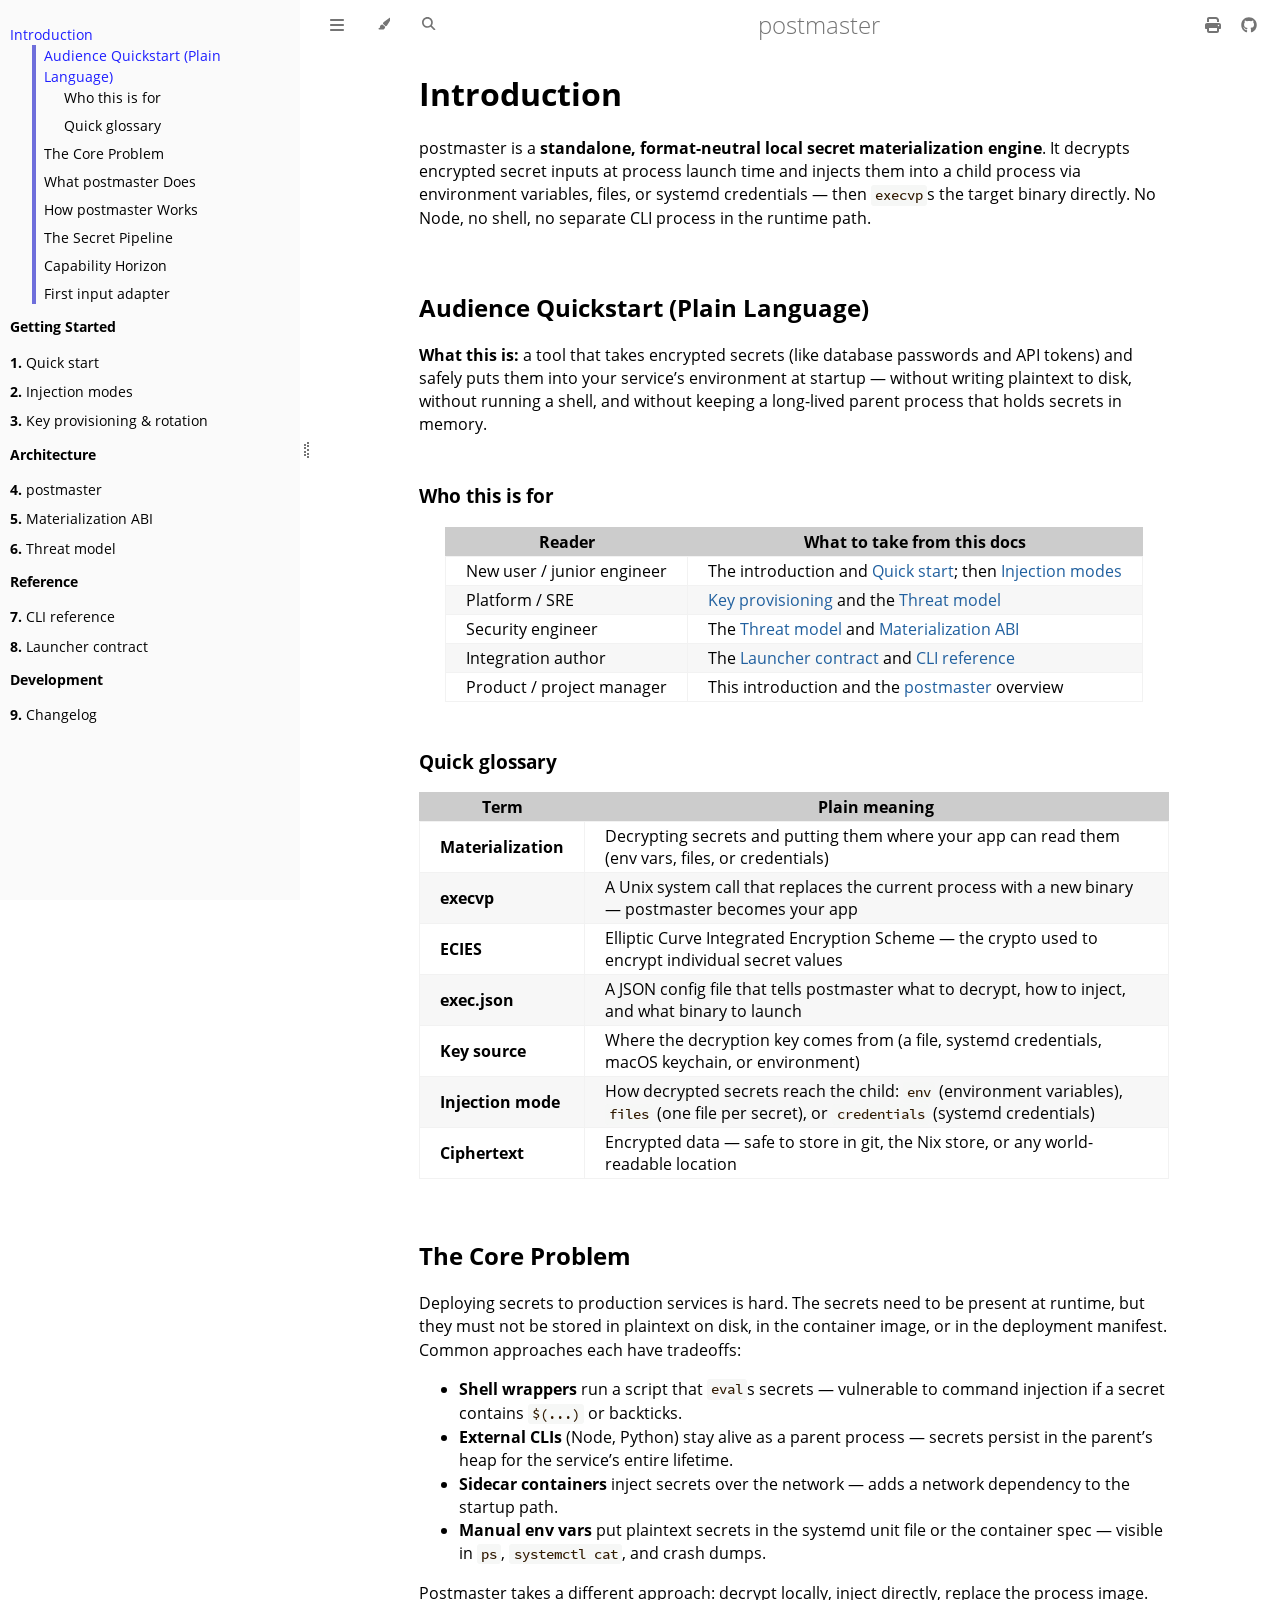
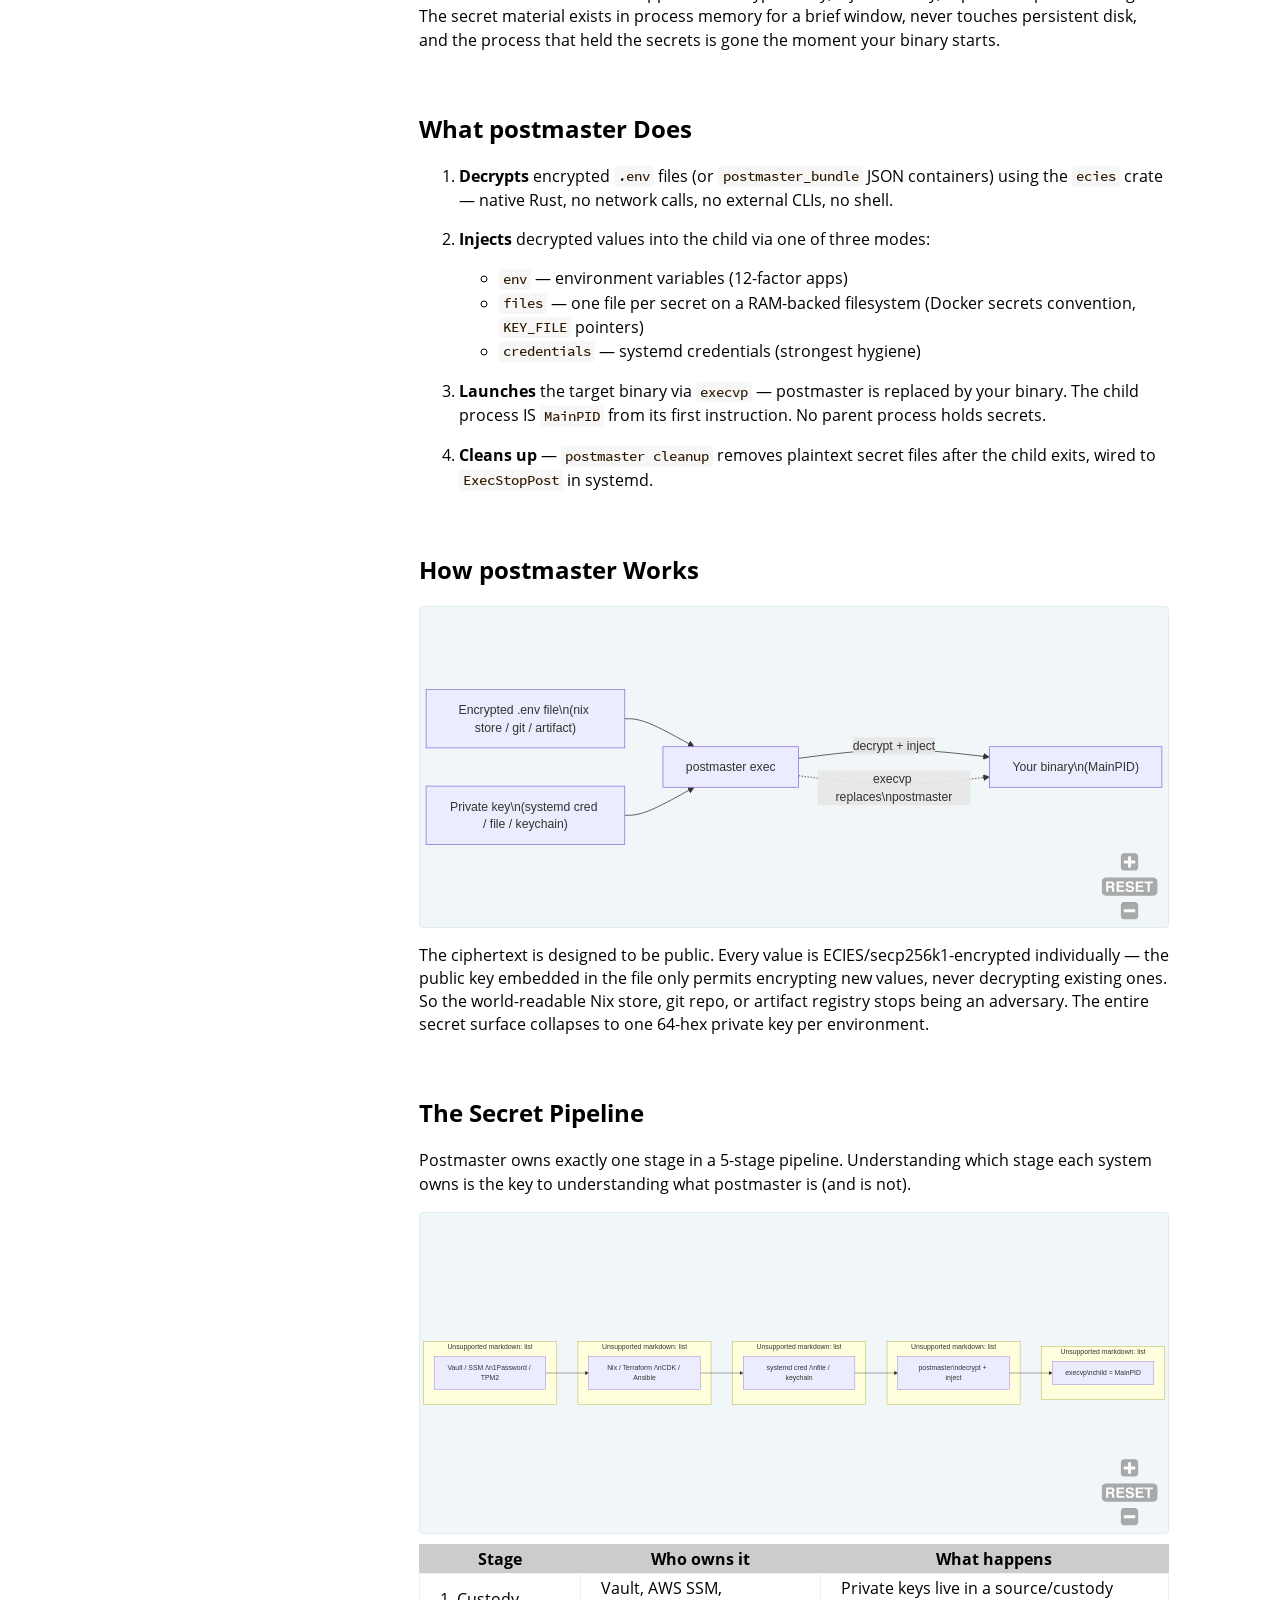
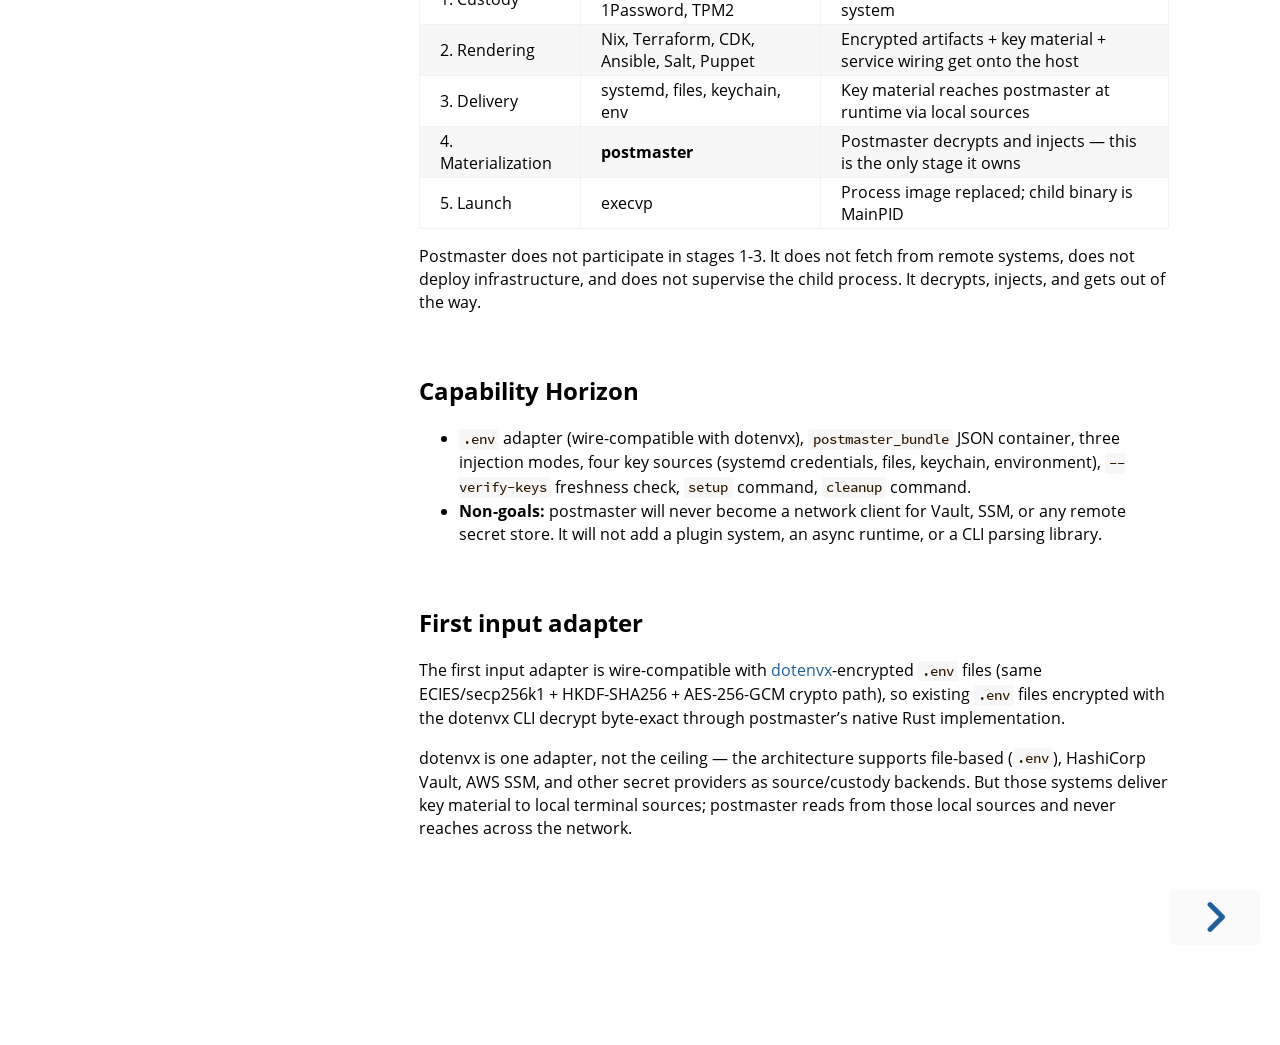
<file: index.html>
<!DOCTYPE HTML>
<html lang="en" class="light sidebar-visible" dir="ltr">
    <head>
        <!-- Book generated using mdBook -->
        <meta charset="UTF-8">
        <title>Introduction - postmaster</title>


        <!-- Custom HTML head -->

        <meta name="description" content="A standalone, format-neutral local secret materialization engine.">
        <meta name="viewport" content="width=device-width, initial-scale=1">
        <meta name="theme-color" content="#ffffff">

        <link rel="icon" href="favicon-de23e50b.svg">
        <link rel="shortcut icon" href="favicon-8114d1fc.png">
        <link rel="stylesheet" href="css/variables-8adf115d.css">
        <link rel="stylesheet" href="css/general-0392ca55.css">
        <link rel="stylesheet" href="css/chrome-fc474251.css">
        <link rel="stylesheet" href="css/print-9e4910d8.css" media="print">

        <!-- Fonts -->
        <link rel="stylesheet" href="fonts/fonts-9644e21d.css">

        <!-- Highlight.js Stylesheets -->
        <link rel="stylesheet" id="mdbook-highlight-css" href="highlight-493f70e1.css">
        <link rel="stylesheet" id="mdbook-tomorrow-night-css" href="tomorrow-night-4c0ae647.css">
        <link rel="stylesheet" id="mdbook-ayu-highlight-css" href="ayu-highlight-3fdfc3ac.css">

        <!-- Custom theme stylesheets -->
        <link rel="stylesheet" href="mermaid-zoom-d48efa7d.css">


        <!-- Provide site root and default themes to javascript -->
        <script>
            const path_to_root = "";
            const default_light_theme = "light";
            const default_dark_theme = "navy";
            window.path_to_searchindex_js = "searchindex-c86cb699.js";
        </script>
        <!-- Start loading toc.js asap -->
        <script src="toc-586c1afa.js"></script>
    </head>
    <body>
    <div id="mdbook-help-container">
        <div id="mdbook-help-popup">
            <h2 class="mdbook-help-title">Keyboard shortcuts</h2>
            <div>
                <p>Press <kbd>←</kbd> or <kbd>→</kbd> to navigate between chapters</p>
                <p>Press <kbd>S</kbd> or <kbd>/</kbd> to search in the book</p>
                <p>Press <kbd>?</kbd> to show this help</p>
                <p>Press <kbd>Esc</kbd> to hide this help</p>
            </div>
        </div>
    </div>
    <div id="mdbook-body-container">
        <!-- Work around some values being stored in localStorage wrapped in quotes -->
        <script>
            try {
                let theme = localStorage.getItem('mdbook-theme');
                let sidebar = localStorage.getItem('mdbook-sidebar');

                if (theme.startsWith('"') && theme.endsWith('"')) {
                    localStorage.setItem('mdbook-theme', theme.slice(1, theme.length - 1));
                }

                if (sidebar.startsWith('"') && sidebar.endsWith('"')) {
                    localStorage.setItem('mdbook-sidebar', sidebar.slice(1, sidebar.length - 1));
                }
            } catch (e) { }
        </script>

        <!-- Set the theme before any content is loaded, prevents flash -->
        <script>
            const default_theme = window.matchMedia("(prefers-color-scheme: dark)").matches ? default_dark_theme : default_light_theme;
            let theme;
            try { theme = localStorage.getItem('mdbook-theme'); } catch(e) { }
            if (theme === null || theme === undefined) { theme = default_theme; }
            const html = document.documentElement;
            html.classList.remove('light')
            html.classList.add(theme);
            html.classList.add("js");
        </script>

        <input type="checkbox" id="mdbook-sidebar-toggle-anchor" class="hidden">

        <!-- Hide / unhide sidebar before it is displayed -->
        <script>
            let sidebar = null;
            const sidebar_toggle = document.getElementById("mdbook-sidebar-toggle-anchor");
            if (document.body.clientWidth >= 1080) {
                try { sidebar = localStorage.getItem('mdbook-sidebar'); } catch(e) { }
                sidebar = sidebar || 'visible';
            } else {
                sidebar = 'hidden';
                sidebar_toggle.checked = false;
            }
            if (sidebar === 'visible') {
                sidebar_toggle.checked = true;
            } else {
                html.classList.remove('sidebar-visible');
            }
        </script>

        <nav id="mdbook-sidebar" class="sidebar" aria-label="Table of contents">
            <!-- populated by js -->
            <mdbook-sidebar-scrollbox class="sidebar-scrollbox"></mdbook-sidebar-scrollbox>
            <noscript>
                <iframe class="sidebar-iframe-outer" src="toc.html"></iframe>
            </noscript>
            <div id="mdbook-sidebar-resize-handle" class="sidebar-resize-handle">
                <div class="sidebar-resize-indicator"></div>
            </div>
        </nav>

        <div id="mdbook-page-wrapper" class="page-wrapper">

            <div class="page">
                <div id="mdbook-menu-bar-hover-placeholder"></div>
                <div id="mdbook-menu-bar" class="menu-bar sticky">
                    <div class="left-buttons">
                        <label id="mdbook-sidebar-toggle" class="icon-button" for="mdbook-sidebar-toggle-anchor" title="Toggle Table of Contents" aria-label="Toggle Table of Contents" aria-controls="mdbook-sidebar">
                            <span class=fa-svg><svg xmlns="http://www.w3.org/2000/svg" viewBox="0 0 448 512"><!--! Font Awesome Free 6.2.0 by @fontawesome - https://fontawesome.com License - https://fontawesome.com/license/free (Icons: CC BY 4.0, Fonts: SIL OFL 1.1, Code: MIT License) Copyright 2022 Fonticons, Inc. --><path d="M0 96C0 78.3 14.3 64 32 64H416c17.7 0 32 14.3 32 32s-14.3 32-32 32H32C14.3 128 0 113.7 0 96zM0 256c0-17.7 14.3-32 32-32H416c17.7 0 32 14.3 32 32s-14.3 32-32 32H32c-17.7 0-32-14.3-32-32zM448 416c0 17.7-14.3 32-32 32H32c-17.7 0-32-14.3-32-32s14.3-32 32-32H416c17.7 0 32 14.3 32 32z"/></svg></span>
                        </label>
                        <button id="mdbook-theme-toggle" class="icon-button" type="button" title="Change theme" aria-label="Change theme" aria-haspopup="true" aria-expanded="false" aria-controls="mdbook-theme-list">
                            <span class=fa-svg><svg xmlns="http://www.w3.org/2000/svg" viewBox="0 0 576 512"><!--! Font Awesome Free 6.2.0 by @fontawesome - https://fontawesome.com License - https://fontawesome.com/license/free (Icons: CC BY 4.0, Fonts: SIL OFL 1.1, Code: MIT License) Copyright 2022 Fonticons, Inc. --><path d="M371.3 367.1c27.3-3.9 51.9-19.4 67.2-42.9L600.2 74.1c12.6-19.5 9.4-45.3-7.6-61.2S549.7-4.4 531.1 9.6L294.4 187.2c-24 18-38.2 46.1-38.4 76.1L371.3 367.1zm-19.6 25.4l-116-104.4C175.9 290.3 128 339.6 128 400c0 3.9 .2 7.8 .6 11.6c1.8 17.5-10.2 36.4-27.8 36.4H96c-17.7 0-32 14.3-32 32s14.3 32 32 32H240c61.9 0 112-50.1 112-112c0-2.5-.1-5-.2-7.5z"/></svg></span>
                        </button>
                        <ul id="mdbook-theme-list" class="theme-popup" aria-label="Themes" role="menu">
                            <li role="none"><button role="menuitem" class="theme" id="mdbook-theme-default_theme">Auto</button></li>
                            <li role="none"><button role="menuitem" class="theme" id="mdbook-theme-light">Light</button></li>
                            <li role="none"><button role="menuitem" class="theme" id="mdbook-theme-rust">Rust</button></li>
                            <li role="none"><button role="menuitem" class="theme" id="mdbook-theme-coal">Coal</button></li>
                            <li role="none"><button role="menuitem" class="theme" id="mdbook-theme-navy">Navy</button></li>
                            <li role="none"><button role="menuitem" class="theme" id="mdbook-theme-ayu">Ayu</button></li>
                        </ul>
                        <button id="mdbook-search-toggle" class="icon-button" type="button" title="Search (`/`)" aria-label="Toggle Searchbar" aria-expanded="false" aria-keyshortcuts="/ s" aria-controls="mdbook-searchbar">
                            <span class=fa-svg><svg xmlns="http://www.w3.org/2000/svg" viewBox="0 0 512 512"><!--! Font Awesome Free 6.2.0 by @fontawesome - https://fontawesome.com License - https://fontawesome.com/license/free (Icons: CC BY 4.0, Fonts: SIL OFL 1.1, Code: MIT License) Copyright 2022 Fonticons, Inc. --><path d="M416 208c0 45.9-14.9 88.3-40 122.7L502.6 457.4c12.5 12.5 12.5 32.8 0 45.3s-32.8 12.5-45.3 0L330.7 376c-34.4 25.2-76.8 40-122.7 40C93.1 416 0 322.9 0 208S93.1 0 208 0S416 93.1 416 208zM208 352c79.5 0 144-64.5 144-144s-64.5-144-144-144S64 128.5 64 208s64.5 144 144 144z"/></svg></span>
                        </button>
                    </div>

                    <h1 class="menu-title">postmaster</h1>

                    <div class="right-buttons">
                        <a href="print.html" title="Print this book" aria-label="Print this book">
                            <span class=fa-svg id="print-button"><svg xmlns="http://www.w3.org/2000/svg" viewBox="0 0 512 512"><!--! Font Awesome Free 6.2.0 by @fontawesome - https://fontawesome.com License - https://fontawesome.com/license/free (Icons: CC BY 4.0, Fonts: SIL OFL 1.1, Code: MIT License) Copyright 2022 Fonticons, Inc. --><path d="M128 0C92.7 0 64 28.7 64 64v96h64V64H354.7L384 93.3V160h64V93.3c0-17-6.7-33.3-18.7-45.3L400 18.7C388 6.7 371.7 0 354.7 0H128zM384 352v32 64H128V384 368 352H384zm64 32h32c17.7 0 32-14.3 32-32V256c0-35.3-28.7-64-64-64H64c-35.3 0-64 28.7-64 64v96c0 17.7 14.3 32 32 32H64v64c0 35.3 28.7 64 64 64H384c35.3 0 64-28.7 64-64V384zm-16-88c-13.3 0-24-10.7-24-24s10.7-24 24-24s24 10.7 24 24s-10.7 24-24 24z"/></svg></span>
                        </a>
                        <a href="https://github.com/beardedeagle/postmaster" title="Git repository" aria-label="Git repository">
                            <span class=fa-svg><svg xmlns="http://www.w3.org/2000/svg" viewBox="0 0 496 512"><!--! Font Awesome Free 6.2.0 by @fontawesome - https://fontawesome.com License - https://fontawesome.com/license/free (Icons: CC BY 4.0, Fonts: SIL OFL 1.1, Code: MIT License) Copyright 2022 Fonticons, Inc. --><path d="M165.9 397.4c0 2-2.3 3.6-5.2 3.6-3.3.3-5.6-1.3-5.6-3.6 0-2 2.3-3.6 5.2-3.6 3-.3 5.6 1.3 5.6 3.6zm-31.1-4.5c-.7 2 1.3 4.3 4.3 4.9 2.6 1 5.6 0 6.2-2s-1.3-4.3-4.3-5.2c-2.6-.7-5.5.3-6.2 2.3zm44.2-1.7c-2.9.7-4.9 2.6-4.6 4.9.3 2 2.9 3.3 5.9 2.6 2.9-.7 4.9-2.6 4.6-4.6-.3-1.9-3-3.2-5.9-2.9zM244.8 8C106.1 8 0 113.3 0 252c0 110.9 69.8 205.8 169.5 239.2 12.8 2.3 17.3-5.6 17.3-12.1 0-6.2-.3-40.4-.3-61.4 0 0-70 15-84.7-29.8 0 0-11.4-29.1-27.8-36.6 0 0-22.9-15.7 1.6-15.4 0 0 24.9 2 38.6 25.8 21.9 38.6 58.6 27.5 72.9 20.9 2.3-16 8.8-27.1 16-33.7-55.9-6.2-112.3-14.3-112.3-110.5 0-27.5 7.6-41.3 23.6-58.9-2.6-6.5-11.1-33.3 2.6-67.9 20.9-6.5 69 27 69 27 20-5.6 41.5-8.5 62.8-8.5s42.8 2.9 62.8 8.5c0 0 48.1-33.6 69-27 13.7 34.7 5.2 61.4 2.6 67.9 16 17.7 25.8 31.5 25.8 58.9 0 96.5-58.9 104.2-114.8 110.5 9.2 7.9 17 22.9 17 46.4 0 33.7-.3 75.4-.3 83.6 0 6.5 4.6 14.4 17.3 12.1C428.2 457.8 496 362.9 496 252 496 113.3 383.5 8 244.8 8zM97.2 352.9c-1.3 1-1 3.3.7 5.2 1.6 1.6 3.9 2.3 5.2 1 1.3-1 1-3.3-.7-5.2-1.6-1.6-3.9-2.3-5.2-1zm-10.8-8.1c-.7 1.3.3 2.9 2.3 3.9 1.6 1 3.6.7 4.3-.7.7-1.3-.3-2.9-2.3-3.9-2-.6-3.6-.3-4.3.7zm32.4 35.6c-1.6 1.3-1 4.3 1.3 6.2 2.3 2.3 5.2 2.6 6.5 1 1.3-1.3.7-4.3-1.3-6.2-2.2-2.3-5.2-2.6-6.5-1zm-11.4-14.7c-1.6 1-1.6 3.6 0 5.9 1.6 2.3 4.3 3.3 5.6 2.3 1.6-1.3 1.6-3.9 0-6.2-1.4-2.3-4-3.3-5.6-2z"/></svg></span>
                        </a>

                    </div>
                </div>

                <div id="mdbook-search-wrapper" class="hidden">
                    <form id="mdbook-searchbar-outer" class="searchbar-outer">
                        <div class="search-wrapper">
                            <input type="search" id="mdbook-searchbar" name="searchbar" placeholder="Search this book ..." aria-controls="mdbook-searchresults-outer" aria-describedby="searchresults-header">
                            <div class="spinner-wrapper">
                                <span class=fa-svg id="fa-spin"><svg xmlns="http://www.w3.org/2000/svg" viewBox="0 0 512 512"><!--! Font Awesome Free 6.2.0 by @fontawesome - https://fontawesome.com License - https://fontawesome.com/license/free (Icons: CC BY 4.0, Fonts: SIL OFL 1.1, Code: MIT License) Copyright 2022 Fonticons, Inc. --><path d="M304 48c0-26.5-21.5-48-48-48s-48 21.5-48 48s21.5 48 48 48s48-21.5 48-48zm0 416c0-26.5-21.5-48-48-48s-48 21.5-48 48s21.5 48 48 48s48-21.5 48-48zM48 304c26.5 0 48-21.5 48-48s-21.5-48-48-48s-48 21.5-48 48s21.5 48 48 48zm464-48c0-26.5-21.5-48-48-48s-48 21.5-48 48s21.5 48 48 48s48-21.5 48-48zM142.9 437c18.7-18.7 18.7-49.1 0-67.9s-49.1-18.7-67.9 0s-18.7 49.1 0 67.9s49.1 18.7 67.9 0zm0-294.2c18.7-18.7 18.7-49.1 0-67.9S93.7 56.2 75 75s-18.7 49.1 0 67.9s49.1 18.7 67.9 0zM369.1 437c18.7 18.7 49.1 18.7 67.9 0s18.7-49.1 0-67.9s-49.1-18.7-67.9 0s-18.7 49.1 0 67.9z"/></svg></span>
                            </div>
                        </div>
                    </form>
                    <div id="mdbook-searchresults-outer" class="searchresults-outer hidden">
                        <div id="mdbook-searchresults-header" class="searchresults-header"></div>
                        <ul id="mdbook-searchresults">
                        </ul>
                    </div>
                </div>

                <!-- Apply ARIA attributes after the sidebar and the sidebar toggle button are added to the DOM -->
                <script>
                    document.getElementById('mdbook-sidebar-toggle').setAttribute('aria-expanded', sidebar === 'visible');
                    document.getElementById('mdbook-sidebar').setAttribute('aria-hidden', sidebar !== 'visible');
                    Array.from(document.querySelectorAll('#mdbook-sidebar a')).forEach(function(link) {
                        link.setAttribute('tabIndex', sidebar === 'visible' ? 0 : -1);
                    });
                </script>

                <div id="mdbook-content" class="content">
                    <main>
                        <h1 id="introduction"><a class="header" href="#introduction">Introduction</a></h1>
<p>postmaster is a <strong>standalone, format-neutral local secret materialization
engine</strong>. It decrypts encrypted secret inputs at process launch time and
injects them into a child process via environment variables, files, or
systemd credentials — then <code>execvp</code>s the target binary directly. No Node,
no shell, no separate CLI process in the runtime path.</p>
<h2 id="audience-quickstart-plain-language"><a class="header" href="#audience-quickstart-plain-language">Audience Quickstart (Plain Language)</a></h2>
<p><strong>What this is:</strong> a tool that takes encrypted secrets (like database
passwords and API tokens) and safely puts them into your service’s
environment at startup — without writing plaintext to disk, without
running a shell, and without keeping a long-lived parent process that
holds secrets in memory.</p>
<h3 id="who-this-is-for"><a class="header" href="#who-this-is-for">Who this is for</a></h3>
<div class="table-wrapper">
<table>
<thead>
<tr><th>Reader</th><th>What to take from this docs</th></tr>
</thead>
<tbody>
<tr><td>New user / junior engineer</td><td>The introduction and <a href="./getting-started/quick-start.html">Quick start</a>; then <a href="./getting-started/injection-modes.html">Injection modes</a></td></tr>
<tr><td>Platform / SRE</td><td><a href="./getting-started/key-provisioning.html">Key provisioning</a> and the <a href="./architecture/threat-model.html">Threat model</a></td></tr>
<tr><td>Security engineer</td><td>The <a href="./architecture/threat-model.html">Threat model</a> and <a href="./architecture/materialization-abi.html">Materialization ABI</a></td></tr>
<tr><td>Integration author</td><td>The <a href="./reference/launcher-contract.html">Launcher contract</a> and <a href="./reference/cli.html">CLI reference</a></td></tr>
<tr><td>Product / project manager</td><td>This introduction and the <a href="./architecture/postmaster.html">postmaster</a> overview</td></tr>
</tbody>
</table>
</div>
<h3 id="quick-glossary"><a class="header" href="#quick-glossary">Quick glossary</a></h3>
<div class="table-wrapper">
<table>
<thead>
<tr><th>Term</th><th>Plain meaning</th></tr>
</thead>
<tbody>
<tr><td><strong>Materialization</strong></td><td>Decrypting secrets and putting them where your app can read them (env vars, files, or credentials)</td></tr>
<tr><td><strong>execvp</strong></td><td>A Unix system call that replaces the current process with a new binary — postmaster becomes your app</td></tr>
<tr><td><strong>ECIES</strong></td><td>Elliptic Curve Integrated Encryption Scheme — the crypto used to encrypt individual secret values</td></tr>
<tr><td><strong>exec.json</strong></td><td>A JSON config file that tells postmaster what to decrypt, how to inject, and what binary to launch</td></tr>
<tr><td><strong>Key source</strong></td><td>Where the decryption key comes from (a file, systemd credentials, macOS keychain, or environment)</td></tr>
<tr><td><strong>Injection mode</strong></td><td>How decrypted secrets reach the child: <code>env</code> (environment variables), <code>files</code> (one file per secret), or <code>credentials</code> (systemd credentials)</td></tr>
<tr><td><strong>Ciphertext</strong></td><td>Encrypted data — safe to store in git, the Nix store, or any world-readable location</td></tr>
</tbody>
</table>
</div>
<h2 id="the-core-problem"><a class="header" href="#the-core-problem">The Core Problem</a></h2>
<p>Deploying secrets to production services is hard. The secrets need to
be present at runtime, but they must not be stored in plaintext on disk,
in the container image, or in the deployment manifest. Common approaches
each have tradeoffs:</p>
<ul>
<li><strong>Shell wrappers</strong> run a script that <code>eval</code>s secrets — vulnerable to
command injection if a secret contains <code>$(...)</code> or backticks.</li>
<li><strong>External CLIs</strong> (Node, Python) stay alive as a parent process —
secrets persist in the parent’s heap for the service’s entire lifetime.</li>
<li><strong>Sidecar containers</strong> inject secrets over the network — adds a
network dependency to the startup path.</li>
<li><strong>Manual env vars</strong> put plaintext secrets in the systemd unit file or
the container spec — visible in <code>ps</code>, <code>systemctl cat</code>, and crash dumps.</li>
</ul>
<p>Postmaster takes a different approach: decrypt locally, inject directly,
replace the process image. The secret material exists in process memory
for a brief window, never touches persistent disk, and the process that
held the secrets is gone the moment your binary starts.</p>
<h2 id="what-postmaster-does"><a class="header" href="#what-postmaster-does">What postmaster Does</a></h2>
<ol>
<li>
<p><strong>Decrypts</strong> encrypted <code>.env</code> files (or <code>postmaster_bundle</code> JSON
containers) using the <code>ecies</code> crate — native Rust, no network calls,
no external CLIs, no shell.</p>
</li>
<li>
<p><strong>Injects</strong> decrypted values into the child via one of three modes:</p>
<ul>
<li><code>env</code> — environment variables (12-factor apps)</li>
<li><code>files</code> — one file per secret on a RAM-backed filesystem (Docker
secrets convention, <code>KEY_FILE</code> pointers)</li>
<li><code>credentials</code> — systemd credentials (strongest hygiene)</li>
</ul>
</li>
<li>
<p><strong>Launches</strong> the target binary via <code>execvp</code> — postmaster is replaced
by your binary. The child process IS <code>MainPID</code> from its first
instruction. No parent process holds secrets.</p>
</li>
<li>
<p><strong>Cleans up</strong> — <code>postmaster cleanup</code> removes plaintext secret files
after the child exits, wired to <code>ExecStopPost</code> in systemd.</p>
</li>
</ol>
<h2 id="how-postmaster-works"><a class="header" href="#how-postmaster-works">How postmaster Works</a></h2>
<pre class="mermaid">flowchart LR
    store["Encrypted .env file\n(nix store / git / artifact)"]
    keys["Private key\n(systemd cred / file / keychain)"]
    pm["postmaster exec"]
    child["Your binary\n(MainPID)"]

    store --&gt; pm
    keys --&gt; pm
    pm --&gt;|decrypt + inject| child
    pm -.-&gt;|execvp replaces\npostmaster| child
</pre>

<p>The ciphertext is designed to be public. Every value is
ECIES/secp256k1-encrypted individually — the public key embedded in
the file only permits encrypting new values, never decrypting existing
ones. So the world-readable Nix store, git repo, or artifact registry
stops being an adversary. The entire secret surface collapses to one
64-hex private key per environment.</p>
<h2 id="the-secret-pipeline"><a class="header" href="#the-secret-pipeline">The Secret Pipeline</a></h2>
<p>Postmaster owns exactly one stage in a 5-stage pipeline. Understanding
which stage each system owns is the key to understanding what postmaster
is (and is not).</p>
<pre class="mermaid">flowchart LR
    subgraph s1["1. Custody"]
        vault["Vault / SSM /\n1Password / TPM2"]
    end
    subgraph s2["2. Rendering"]
        nix["Nix / Terraform /\nCDK / Ansible"]
    end
    subgraph s3["3. Delivery"]
        cred["systemd cred /\nfile / keychain"]
    end
    subgraph s4["4. Materialization"]
        pm["postmaster\ndecrypt + inject"]
    end
    subgraph s5["5. Launch"]
        exec["execvp\nchild = MainPID"]
    end

    vault --&gt; nix
    nix --&gt; cred
    cred --&gt; pm
    pm --&gt; exec
</pre>

<div class="table-wrapper">
<table>
<thead>
<tr><th>Stage</th><th>Who owns it</th><th>What happens</th></tr>
</thead>
<tbody>
<tr><td>1. Custody</td><td>Vault, AWS SSM, 1Password, TPM2</td><td>Private keys live in a source/custody system</td></tr>
<tr><td>2. Rendering</td><td>Nix, Terraform, CDK, Ansible, Salt, Puppet</td><td>Encrypted artifacts + key material + service wiring get onto the host</td></tr>
<tr><td>3. Delivery</td><td>systemd, files, keychain, env</td><td>Key material reaches postmaster at runtime via local sources</td></tr>
<tr><td>4. Materialization</td><td><strong>postmaster</strong></td><td>Postmaster decrypts and injects — this is the only stage it owns</td></tr>
<tr><td>5. Launch</td><td>execvp</td><td>Process image replaced; child binary is MainPID</td></tr>
</tbody>
</table>
</div>
<p>Postmaster does not participate in stages 1-3. It does not fetch from
remote systems, does not deploy infrastructure, and does not supervise
the child process. It decrypts, injects, and gets out of the way.</p>
<h2 id="capability-horizon"><a class="header" href="#capability-horizon">Capability Horizon</a></h2>
<ul>
<li><code>.env</code> adapter (wire-compatible with dotenvx), <code>postmaster_bundle</code>
JSON container, three injection modes, four key sources (systemd
credentials, files, keychain, environment), <code>--verify-keys</code> freshness
check, <code>setup</code> command, <code>cleanup</code> command.</li>
<li><strong>Non-goals:</strong> postmaster will never become a network client for Vault,
SSM, or any remote secret store. It will not add a plugin system, an
async runtime, or a CLI parsing library.</li>
</ul>
<h2 id="first-input-adapter"><a class="header" href="#first-input-adapter">First input adapter</a></h2>
<p>The first input adapter is wire-compatible with
<a href="https://github.com/dotenvx/dotenvx">dotenvx</a>-encrypted <code>.env</code> files
(same ECIES/secp256k1 + HKDF-SHA256 + AES-256-GCM crypto path), so
existing <code>.env</code> files encrypted with the dotenvx CLI decrypt byte-exact
through postmaster’s native Rust implementation.</p>
<p>dotenvx is one adapter, not the ceiling — the architecture supports
file-based (<code>.env</code>), HashiCorp Vault, AWS SSM, and other secret providers
as source/custody backends. But those systems deliver key material to
local terminal sources; postmaster reads from those local sources and
never reaches across the network.</p>

                    </main>

                    <nav class="nav-wrapper" aria-label="Page navigation">
                        <!-- Mobile navigation buttons -->

                            <a rel="next prefetch" href="getting-started/quick-start.html" class="mobile-nav-chapters next" title="Next chapter" aria-label="Next chapter" aria-keyshortcuts="Right">
                                <span class=fa-svg><svg xmlns="http://www.w3.org/2000/svg" viewBox="0 0 320 512"><!--! Font Awesome Free 6.2.0 by @fontawesome - https://fontawesome.com License - https://fontawesome.com/license/free (Icons: CC BY 4.0, Fonts: SIL OFL 1.1, Code: MIT License) Copyright 2022 Fonticons, Inc. --><path d="M278.6 233.4c12.5 12.5 12.5 32.8 0 45.3l-160 160c-12.5 12.5-32.8 12.5-45.3 0s-12.5-32.8 0-45.3L210.7 256 73.4 118.6c-12.5-12.5-12.5-32.8 0-45.3s32.8-12.5 45.3 0l160 160z"/></svg></span>
                            </a>

                        <div style="clear: both"></div>
                    </nav>
                </div>
            </div>

            <nav class="nav-wide-wrapper" aria-label="Page navigation">

                    <a rel="next prefetch" href="getting-started/quick-start.html" class="nav-chapters next" title="Next chapter" aria-label="Next chapter" aria-keyshortcuts="Right">
                        <span class=fa-svg><svg xmlns="http://www.w3.org/2000/svg" viewBox="0 0 320 512"><!--! Font Awesome Free 6.2.0 by @fontawesome - https://fontawesome.com License - https://fontawesome.com/license/free (Icons: CC BY 4.0, Fonts: SIL OFL 1.1, Code: MIT License) Copyright 2022 Fonticons, Inc. --><path d="M278.6 233.4c12.5 12.5 12.5 32.8 0 45.3l-160 160c-12.5 12.5-32.8 12.5-45.3 0s-12.5-32.8 0-45.3L210.7 256 73.4 118.6c-12.5-12.5-12.5-32.8 0-45.3s32.8-12.5 45.3 0l160 160z"/></svg></span>
                    </a>
            </nav>

        </div>

        <template id=fa-eye><span class=fa-svg><svg xmlns="http://www.w3.org/2000/svg" viewBox="0 0 576 512"><!--! Font Awesome Free 6.2.0 by @fontawesome - https://fontawesome.com License - https://fontawesome.com/license/free (Icons: CC BY 4.0, Fonts: SIL OFL 1.1, Code: MIT License) Copyright 2022 Fonticons, Inc. --><path d="M288 32c-80.8 0-145.5 36.8-192.6 80.6C48.6 156 17.3 208 2.5 243.7c-3.3 7.9-3.3 16.7 0 24.6C17.3 304 48.6 356 95.4 399.4C142.5 443.2 207.2 480 288 480s145.5-36.8 192.6-80.6c46.8-43.5 78.1-95.4 93-131.1c3.3-7.9 3.3-16.7 0-24.6c-14.9-35.7-46.2-87.7-93-131.1C433.5 68.8 368.8 32 288 32zM432 256c0 79.5-64.5 144-144 144s-144-64.5-144-144s64.5-144 144-144s144 64.5 144 144zM288 192c0 35.3-28.7 64-64 64c-11.5 0-22.3-3-31.6-8.4c-.2 2.8-.4 5.5-.4 8.4c0 53 43 96 96 96s96-43 96-96s-43-96-96-96c-2.8 0-5.6 .1-8.4 .4c5.3 9.3 8.4 20.1 8.4 31.6z"/></svg></span></template>
        <template id=fa-eye-slash><span class=fa-svg><svg xmlns="http://www.w3.org/2000/svg" viewBox="0 0 640 512"><!--! Font Awesome Free 6.2.0 by @fontawesome - https://fontawesome.com License - https://fontawesome.com/license/free (Icons: CC BY 4.0, Fonts: SIL OFL 1.1, Code: MIT License) Copyright 2022 Fonticons, Inc. --><path d="M38.8 5.1C28.4-3.1 13.3-1.2 5.1 9.2S-1.2 34.7 9.2 42.9l592 464c10.4 8.2 25.5 6.3 33.7-4.1s6.3-25.5-4.1-33.7L525.6 386.7c39.6-40.6 66.4-86.1 79.9-118.4c3.3-7.9 3.3-16.7 0-24.6c-14.9-35.7-46.2-87.7-93-131.1C465.5 68.8 400.8 32 320 32c-68.2 0-125 26.3-169.3 60.8L38.8 5.1zM223.1 149.5C248.6 126.2 282.7 112 320 112c79.5 0 144 64.5 144 144c0 24.9-6.3 48.3-17.4 68.7L408 294.5c5.2-11.8 8-24.8 8-38.5c0-53-43-96-96-96c-2.8 0-5.6 .1-8.4 .4c5.3 9.3 8.4 20.1 8.4 31.6c0 10.2-2.4 19.8-6.6 28.3l-90.3-70.8zm223.1 298L373 389.9c-16.4 6.5-34.3 10.1-53 10.1c-79.5 0-144-64.5-144-144c0-6.9 .5-13.6 1.4-20.2L83.1 161.5C60.3 191.2 44 220.8 34.5 243.7c-3.3 7.9-3.3 16.7 0 24.6c14.9 35.7 46.2 87.7 93 131.1C174.5 443.2 239.2 480 320 480c47.8 0 89.9-12.9 126.2-32.5z"/></svg></span></template>
        <template id=fa-copy><span class=fa-svg><svg xmlns="http://www.w3.org/2000/svg" viewBox="0 0 512 512"><!--! Font Awesome Free 6.2.0 by @fontawesome - https://fontawesome.com License - https://fontawesome.com/license/free (Icons: CC BY 4.0, Fonts: SIL OFL 1.1, Code: MIT License) Copyright 2022 Fonticons, Inc. --><path d="M502.6 70.63l-61.25-61.25C435.4 3.371 427.2 0 418.7 0H255.1c-35.35 0-64 28.66-64 64l.0195 256C192 355.4 220.7 384 256 384h192c35.2 0 64-28.8 64-64V93.25C512 84.77 508.6 76.63 502.6 70.63zM464 320c0 8.836-7.164 16-16 16H255.1c-8.838 0-16-7.164-16-16L239.1 64.13c0-8.836 7.164-16 16-16h128L384 96c0 17.67 14.33 32 32 32h47.1V320zM272 448c0 8.836-7.164 16-16 16H63.1c-8.838 0-16-7.164-16-16L47.98 192.1c0-8.836 7.164-16 16-16H160V128H63.99c-35.35 0-64 28.65-64 64l.0098 256C.002 483.3 28.66 512 64 512h192c35.2 0 64-28.8 64-64v-32h-47.1L272 448z"/></svg></span></template>
        <template id=fa-play><span class=fa-svg><svg xmlns="http://www.w3.org/2000/svg" viewBox="0 0 384 512"><!--! Font Awesome Free 6.2.0 by @fontawesome - https://fontawesome.com License - https://fontawesome.com/license/free (Icons: CC BY 4.0, Fonts: SIL OFL 1.1, Code: MIT License) Copyright 2022 Fonticons, Inc. --><path d="M73 39c-14.8-9.1-33.4-9.4-48.5-.9S0 62.6 0 80V432c0 17.4 9.4 33.4 24.5 41.9s33.7 8.1 48.5-.9L361 297c14.3-8.7 23-24.2 23-41s-8.7-32.2-23-41L73 39z"/></svg></span></template>
        <template id=fa-clock-rotate-left><span class=fa-svg><svg xmlns="http://www.w3.org/2000/svg" viewBox="0 0 512 512"><!--! Font Awesome Free 6.2.0 by @fontawesome - https://fontawesome.com License - https://fontawesome.com/license/free (Icons: CC BY 4.0, Fonts: SIL OFL 1.1, Code: MIT License) Copyright 2022 Fonticons, Inc. --><path d="M75 75L41 41C25.9 25.9 0 36.6 0 57.9V168c0 13.3 10.7 24 24 24H134.1c21.4 0 32.1-25.9 17-41l-30.8-30.8C155 85.5 203 64 256 64c106 0 192 86 192 192s-86 192-192 192c-40.8 0-78.6-12.7-109.7-34.4c-14.5-10.1-34.4-6.6-44.6 7.9s-6.6 34.4 7.9 44.6C151.2 495 201.7 512 256 512c141.4 0 256-114.6 256-256S397.4 0 256 0C185.3 0 121.3 28.7 75 75zm181 53c-13.3 0-24 10.7-24 24V256c0 6.4 2.5 12.5 7 17l72 72c9.4 9.4 24.6 9.4 33.9 0s9.4-24.6 0-33.9l-65-65V152c0-13.3-10.7-24-24-24z"/></svg></span></template>



        <script>
            window.playground_copyable = true;
        </script>


        <script src="elasticlunr-ef4e11c1.min.js"></script>
        <script src="mark-09e88c2c.min.js"></script>
        <script src="searcher-09f2665d.js"></script>

        <script src="clipboard-1626706a.min.js"></script>
        <script src="highlight-abc7f01d.js"></script>
        <script src="book-c22b7243.js"></script>

        <!-- Custom JS scripts -->
        <script src="mermaid-eefea253.min.js"></script>
        <script src="svg-pan-zoom-f4637103.min.js"></script>
        <script src="mermaid-init-3bcfb369.js"></script>



    </div>
    </body>
</html>
</file>
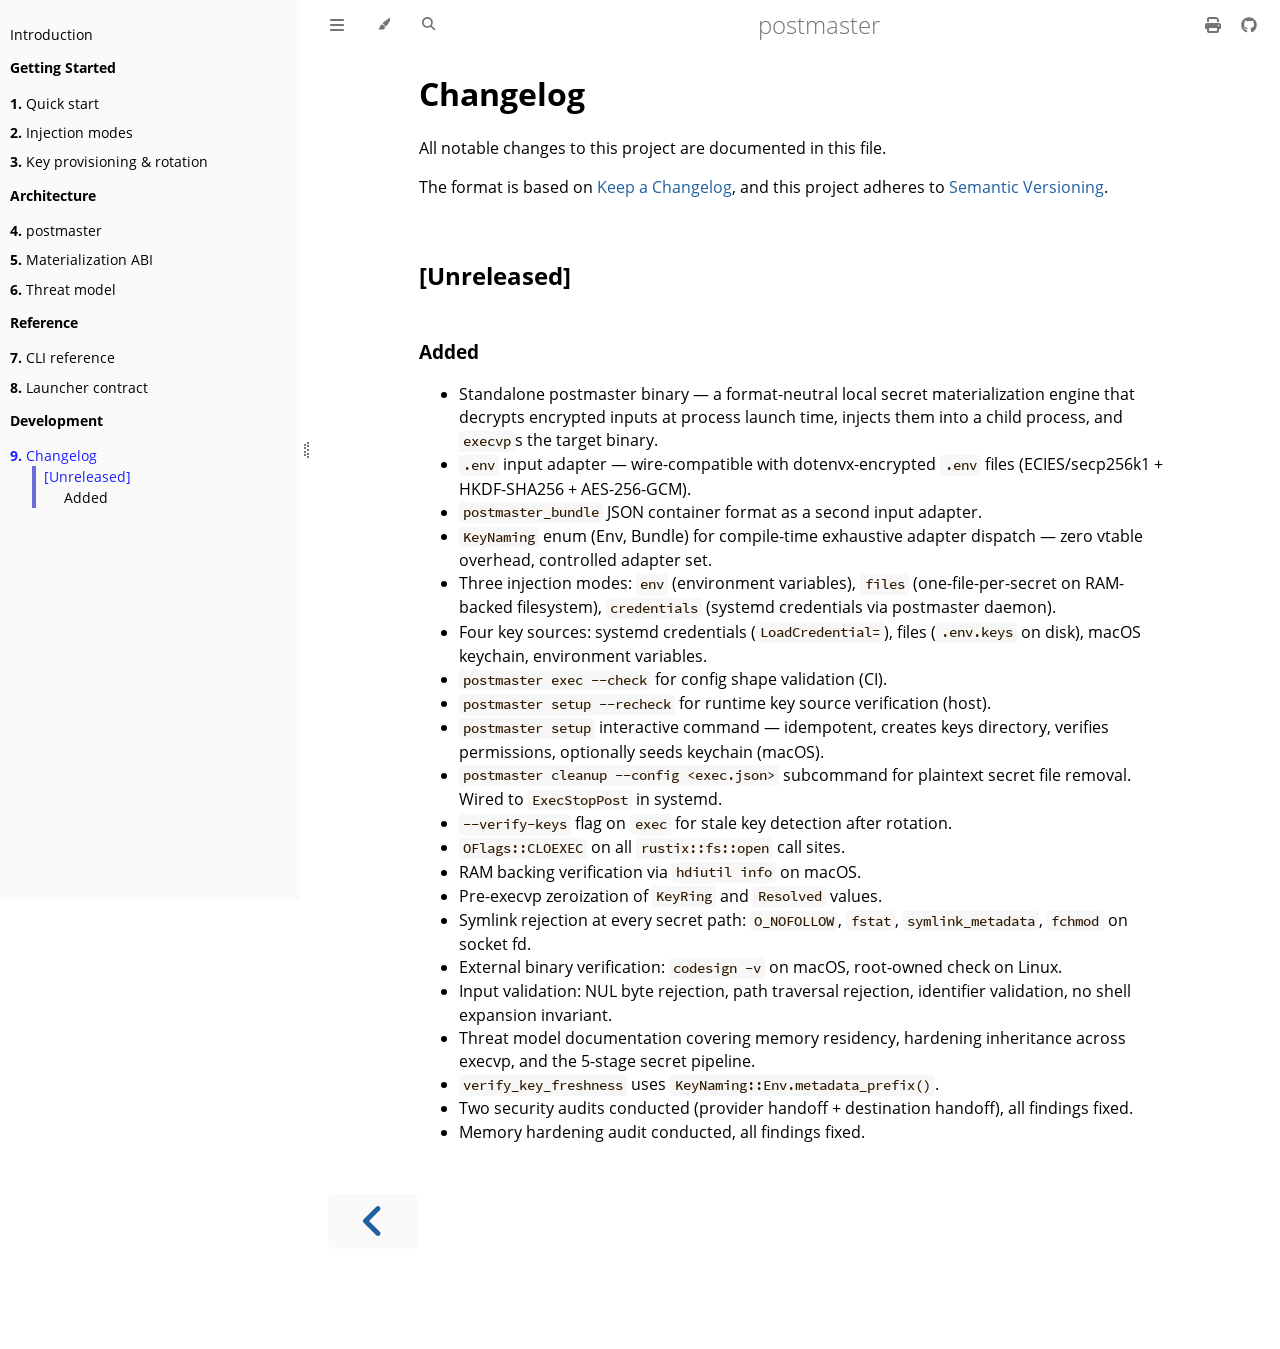
<file: changelog.html>
<!DOCTYPE HTML>
<html lang="en" class="light sidebar-visible" dir="ltr">
    <head>
        <!-- Book generated using mdBook -->
        <meta charset="UTF-8">
        <title>Changelog - postmaster</title>


        <!-- Custom HTML head -->

        <meta name="description" content="A standalone, format-neutral local secret materialization engine.">
        <meta name="viewport" content="width=device-width, initial-scale=1">
        <meta name="theme-color" content="#ffffff">

        <link rel="icon" href="favicon-de23e50b.svg">
        <link rel="shortcut icon" href="favicon-8114d1fc.png">
        <link rel="stylesheet" href="css/variables-8adf115d.css">
        <link rel="stylesheet" href="css/general-0392ca55.css">
        <link rel="stylesheet" href="css/chrome-fc474251.css">
        <link rel="stylesheet" href="css/print-9e4910d8.css" media="print">

        <!-- Fonts -->
        <link rel="stylesheet" href="fonts/fonts-9644e21d.css">

        <!-- Highlight.js Stylesheets -->
        <link rel="stylesheet" id="mdbook-highlight-css" href="highlight-493f70e1.css">
        <link rel="stylesheet" id="mdbook-tomorrow-night-css" href="tomorrow-night-4c0ae647.css">
        <link rel="stylesheet" id="mdbook-ayu-highlight-css" href="ayu-highlight-3fdfc3ac.css">

        <!-- Custom theme stylesheets -->
        <link rel="stylesheet" href="mermaid-zoom-d48efa7d.css">


        <!-- Provide site root and default themes to javascript -->
        <script>
            const path_to_root = "";
            const default_light_theme = "light";
            const default_dark_theme = "navy";
            window.path_to_searchindex_js = "searchindex-c86cb699.js";
        </script>
        <!-- Start loading toc.js asap -->
        <script src="toc-586c1afa.js"></script>
    </head>
    <body>
    <div id="mdbook-help-container">
        <div id="mdbook-help-popup">
            <h2 class="mdbook-help-title">Keyboard shortcuts</h2>
            <div>
                <p>Press <kbd>←</kbd> or <kbd>→</kbd> to navigate between chapters</p>
                <p>Press <kbd>S</kbd> or <kbd>/</kbd> to search in the book</p>
                <p>Press <kbd>?</kbd> to show this help</p>
                <p>Press <kbd>Esc</kbd> to hide this help</p>
            </div>
        </div>
    </div>
    <div id="mdbook-body-container">
        <!-- Work around some values being stored in localStorage wrapped in quotes -->
        <script>
            try {
                let theme = localStorage.getItem('mdbook-theme');
                let sidebar = localStorage.getItem('mdbook-sidebar');

                if (theme.startsWith('"') && theme.endsWith('"')) {
                    localStorage.setItem('mdbook-theme', theme.slice(1, theme.length - 1));
                }

                if (sidebar.startsWith('"') && sidebar.endsWith('"')) {
                    localStorage.setItem('mdbook-sidebar', sidebar.slice(1, sidebar.length - 1));
                }
            } catch (e) { }
        </script>

        <!-- Set the theme before any content is loaded, prevents flash -->
        <script>
            const default_theme = window.matchMedia("(prefers-color-scheme: dark)").matches ? default_dark_theme : default_light_theme;
            let theme;
            try { theme = localStorage.getItem('mdbook-theme'); } catch(e) { }
            if (theme === null || theme === undefined) { theme = default_theme; }
            const html = document.documentElement;
            html.classList.remove('light')
            html.classList.add(theme);
            html.classList.add("js");
        </script>

        <input type="checkbox" id="mdbook-sidebar-toggle-anchor" class="hidden">

        <!-- Hide / unhide sidebar before it is displayed -->
        <script>
            let sidebar = null;
            const sidebar_toggle = document.getElementById("mdbook-sidebar-toggle-anchor");
            if (document.body.clientWidth >= 1080) {
                try { sidebar = localStorage.getItem('mdbook-sidebar'); } catch(e) { }
                sidebar = sidebar || 'visible';
            } else {
                sidebar = 'hidden';
                sidebar_toggle.checked = false;
            }
            if (sidebar === 'visible') {
                sidebar_toggle.checked = true;
            } else {
                html.classList.remove('sidebar-visible');
            }
        </script>

        <nav id="mdbook-sidebar" class="sidebar" aria-label="Table of contents">
            <!-- populated by js -->
            <mdbook-sidebar-scrollbox class="sidebar-scrollbox"></mdbook-sidebar-scrollbox>
            <noscript>
                <iframe class="sidebar-iframe-outer" src="toc.html"></iframe>
            </noscript>
            <div id="mdbook-sidebar-resize-handle" class="sidebar-resize-handle">
                <div class="sidebar-resize-indicator"></div>
            </div>
        </nav>

        <div id="mdbook-page-wrapper" class="page-wrapper">

            <div class="page">
                <div id="mdbook-menu-bar-hover-placeholder"></div>
                <div id="mdbook-menu-bar" class="menu-bar sticky">
                    <div class="left-buttons">
                        <label id="mdbook-sidebar-toggle" class="icon-button" for="mdbook-sidebar-toggle-anchor" title="Toggle Table of Contents" aria-label="Toggle Table of Contents" aria-controls="mdbook-sidebar">
                            <span class=fa-svg><svg xmlns="http://www.w3.org/2000/svg" viewBox="0 0 448 512"><!--! Font Awesome Free 6.2.0 by @fontawesome - https://fontawesome.com License - https://fontawesome.com/license/free (Icons: CC BY 4.0, Fonts: SIL OFL 1.1, Code: MIT License) Copyright 2022 Fonticons, Inc. --><path d="M0 96C0 78.3 14.3 64 32 64H416c17.7 0 32 14.3 32 32s-14.3 32-32 32H32C14.3 128 0 113.7 0 96zM0 256c0-17.7 14.3-32 32-32H416c17.7 0 32 14.3 32 32s-14.3 32-32 32H32c-17.7 0-32-14.3-32-32zM448 416c0 17.7-14.3 32-32 32H32c-17.7 0-32-14.3-32-32s14.3-32 32-32H416c17.7 0 32 14.3 32 32z"/></svg></span>
                        </label>
                        <button id="mdbook-theme-toggle" class="icon-button" type="button" title="Change theme" aria-label="Change theme" aria-haspopup="true" aria-expanded="false" aria-controls="mdbook-theme-list">
                            <span class=fa-svg><svg xmlns="http://www.w3.org/2000/svg" viewBox="0 0 576 512"><!--! Font Awesome Free 6.2.0 by @fontawesome - https://fontawesome.com License - https://fontawesome.com/license/free (Icons: CC BY 4.0, Fonts: SIL OFL 1.1, Code: MIT License) Copyright 2022 Fonticons, Inc. --><path d="M371.3 367.1c27.3-3.9 51.9-19.4 67.2-42.9L600.2 74.1c12.6-19.5 9.4-45.3-7.6-61.2S549.7-4.4 531.1 9.6L294.4 187.2c-24 18-38.2 46.1-38.4 76.1L371.3 367.1zm-19.6 25.4l-116-104.4C175.9 290.3 128 339.6 128 400c0 3.9 .2 7.8 .6 11.6c1.8 17.5-10.2 36.4-27.8 36.4H96c-17.7 0-32 14.3-32 32s14.3 32 32 32H240c61.9 0 112-50.1 112-112c0-2.5-.1-5-.2-7.5z"/></svg></span>
                        </button>
                        <ul id="mdbook-theme-list" class="theme-popup" aria-label="Themes" role="menu">
                            <li role="none"><button role="menuitem" class="theme" id="mdbook-theme-default_theme">Auto</button></li>
                            <li role="none"><button role="menuitem" class="theme" id="mdbook-theme-light">Light</button></li>
                            <li role="none"><button role="menuitem" class="theme" id="mdbook-theme-rust">Rust</button></li>
                            <li role="none"><button role="menuitem" class="theme" id="mdbook-theme-coal">Coal</button></li>
                            <li role="none"><button role="menuitem" class="theme" id="mdbook-theme-navy">Navy</button></li>
                            <li role="none"><button role="menuitem" class="theme" id="mdbook-theme-ayu">Ayu</button></li>
                        </ul>
                        <button id="mdbook-search-toggle" class="icon-button" type="button" title="Search (`/`)" aria-label="Toggle Searchbar" aria-expanded="false" aria-keyshortcuts="/ s" aria-controls="mdbook-searchbar">
                            <span class=fa-svg><svg xmlns="http://www.w3.org/2000/svg" viewBox="0 0 512 512"><!--! Font Awesome Free 6.2.0 by @fontawesome - https://fontawesome.com License - https://fontawesome.com/license/free (Icons: CC BY 4.0, Fonts: SIL OFL 1.1, Code: MIT License) Copyright 2022 Fonticons, Inc. --><path d="M416 208c0 45.9-14.9 88.3-40 122.7L502.6 457.4c12.5 12.5 12.5 32.8 0 45.3s-32.8 12.5-45.3 0L330.7 376c-34.4 25.2-76.8 40-122.7 40C93.1 416 0 322.9 0 208S93.1 0 208 0S416 93.1 416 208zM208 352c79.5 0 144-64.5 144-144s-64.5-144-144-144S64 128.5 64 208s64.5 144 144 144z"/></svg></span>
                        </button>
                    </div>

                    <h1 class="menu-title">postmaster</h1>

                    <div class="right-buttons">
                        <a href="print.html" title="Print this book" aria-label="Print this book">
                            <span class=fa-svg id="print-button"><svg xmlns="http://www.w3.org/2000/svg" viewBox="0 0 512 512"><!--! Font Awesome Free 6.2.0 by @fontawesome - https://fontawesome.com License - https://fontawesome.com/license/free (Icons: CC BY 4.0, Fonts: SIL OFL 1.1, Code: MIT License) Copyright 2022 Fonticons, Inc. --><path d="M128 0C92.7 0 64 28.7 64 64v96h64V64H354.7L384 93.3V160h64V93.3c0-17-6.7-33.3-18.7-45.3L400 18.7C388 6.7 371.7 0 354.7 0H128zM384 352v32 64H128V384 368 352H384zm64 32h32c17.7 0 32-14.3 32-32V256c0-35.3-28.7-64-64-64H64c-35.3 0-64 28.7-64 64v96c0 17.7 14.3 32 32 32H64v64c0 35.3 28.7 64 64 64H384c35.3 0 64-28.7 64-64V384zm-16-88c-13.3 0-24-10.7-24-24s10.7-24 24-24s24 10.7 24 24s-10.7 24-24 24z"/></svg></span>
                        </a>
                        <a href="https://github.com/beardedeagle/postmaster" title="Git repository" aria-label="Git repository">
                            <span class=fa-svg><svg xmlns="http://www.w3.org/2000/svg" viewBox="0 0 496 512"><!--! Font Awesome Free 6.2.0 by @fontawesome - https://fontawesome.com License - https://fontawesome.com/license/free (Icons: CC BY 4.0, Fonts: SIL OFL 1.1, Code: MIT License) Copyright 2022 Fonticons, Inc. --><path d="M165.9 397.4c0 2-2.3 3.6-5.2 3.6-3.3.3-5.6-1.3-5.6-3.6 0-2 2.3-3.6 5.2-3.6 3-.3 5.6 1.3 5.6 3.6zm-31.1-4.5c-.7 2 1.3 4.3 4.3 4.9 2.6 1 5.6 0 6.2-2s-1.3-4.3-4.3-5.2c-2.6-.7-5.5.3-6.2 2.3zm44.2-1.7c-2.9.7-4.9 2.6-4.6 4.9.3 2 2.9 3.3 5.9 2.6 2.9-.7 4.9-2.6 4.6-4.6-.3-1.9-3-3.2-5.9-2.9zM244.8 8C106.1 8 0 113.3 0 252c0 110.9 69.8 205.8 169.5 239.2 12.8 2.3 17.3-5.6 17.3-12.1 0-6.2-.3-40.4-.3-61.4 0 0-70 15-84.7-29.8 0 0-11.4-29.1-27.8-36.6 0 0-22.9-15.7 1.6-15.4 0 0 24.9 2 38.6 25.8 21.9 38.6 58.6 27.5 72.9 20.9 2.3-16 8.8-27.1 16-33.7-55.9-6.2-112.3-14.3-112.3-110.5 0-27.5 7.6-41.3 23.6-58.9-2.6-6.5-11.1-33.3 2.6-67.9 20.9-6.5 69 27 69 27 20-5.6 41.5-8.5 62.8-8.5s42.8 2.9 62.8 8.5c0 0 48.1-33.6 69-27 13.7 34.7 5.2 61.4 2.6 67.9 16 17.7 25.8 31.5 25.8 58.9 0 96.5-58.9 104.2-114.8 110.5 9.2 7.9 17 22.9 17 46.4 0 33.7-.3 75.4-.3 83.6 0 6.5 4.6 14.4 17.3 12.1C428.2 457.8 496 362.9 496 252 496 113.3 383.5 8 244.8 8zM97.2 352.9c-1.3 1-1 3.3.7 5.2 1.6 1.6 3.9 2.3 5.2 1 1.3-1 1-3.3-.7-5.2-1.6-1.6-3.9-2.3-5.2-1zm-10.8-8.1c-.7 1.3.3 2.9 2.3 3.9 1.6 1 3.6.7 4.3-.7.7-1.3-.3-2.9-2.3-3.9-2-.6-3.6-.3-4.3.7zm32.4 35.6c-1.6 1.3-1 4.3 1.3 6.2 2.3 2.3 5.2 2.6 6.5 1 1.3-1.3.7-4.3-1.3-6.2-2.2-2.3-5.2-2.6-6.5-1zm-11.4-14.7c-1.6 1-1.6 3.6 0 5.9 1.6 2.3 4.3 3.3 5.6 2.3 1.6-1.3 1.6-3.9 0-6.2-1.4-2.3-4-3.3-5.6-2z"/></svg></span>
                        </a>

                    </div>
                </div>

                <div id="mdbook-search-wrapper" class="hidden">
                    <form id="mdbook-searchbar-outer" class="searchbar-outer">
                        <div class="search-wrapper">
                            <input type="search" id="mdbook-searchbar" name="searchbar" placeholder="Search this book ..." aria-controls="mdbook-searchresults-outer" aria-describedby="searchresults-header">
                            <div class="spinner-wrapper">
                                <span class=fa-svg id="fa-spin"><svg xmlns="http://www.w3.org/2000/svg" viewBox="0 0 512 512"><!--! Font Awesome Free 6.2.0 by @fontawesome - https://fontawesome.com License - https://fontawesome.com/license/free (Icons: CC BY 4.0, Fonts: SIL OFL 1.1, Code: MIT License) Copyright 2022 Fonticons, Inc. --><path d="M304 48c0-26.5-21.5-48-48-48s-48 21.5-48 48s21.5 48 48 48s48-21.5 48-48zm0 416c0-26.5-21.5-48-48-48s-48 21.5-48 48s21.5 48 48 48s48-21.5 48-48zM48 304c26.5 0 48-21.5 48-48s-21.5-48-48-48s-48 21.5-48 48s21.5 48 48 48zm464-48c0-26.5-21.5-48-48-48s-48 21.5-48 48s21.5 48 48 48s48-21.5 48-48zM142.9 437c18.7-18.7 18.7-49.1 0-67.9s-49.1-18.7-67.9 0s-18.7 49.1 0 67.9s49.1 18.7 67.9 0zm0-294.2c18.7-18.7 18.7-49.1 0-67.9S93.7 56.2 75 75s-18.7 49.1 0 67.9s49.1 18.7 67.9 0zM369.1 437c18.7 18.7 49.1 18.7 67.9 0s18.7-49.1 0-67.9s-49.1-18.7-67.9 0s-18.7 49.1 0 67.9z"/></svg></span>
                            </div>
                        </div>
                    </form>
                    <div id="mdbook-searchresults-outer" class="searchresults-outer hidden">
                        <div id="mdbook-searchresults-header" class="searchresults-header"></div>
                        <ul id="mdbook-searchresults">
                        </ul>
                    </div>
                </div>

                <!-- Apply ARIA attributes after the sidebar and the sidebar toggle button are added to the DOM -->
                <script>
                    document.getElementById('mdbook-sidebar-toggle').setAttribute('aria-expanded', sidebar === 'visible');
                    document.getElementById('mdbook-sidebar').setAttribute('aria-hidden', sidebar !== 'visible');
                    Array.from(document.querySelectorAll('#mdbook-sidebar a')).forEach(function(link) {
                        link.setAttribute('tabIndex', sidebar === 'visible' ? 0 : -1);
                    });
                </script>

                <div id="mdbook-content" class="content">
                    <main>
                        <h1 id="changelog"><a class="header" href="#changelog">Changelog</a></h1>
<p>All notable changes to this project are documented in this file.</p>
<p>The format is based on <a href="https://keepachangelog.com/en/1.1.0/">Keep a Changelog</a>,
and this project adheres to <a href="https://semver.org/spec/v2.0.0.html">Semantic Versioning</a>.</p>
<h2 id="unreleased"><a class="header" href="#unreleased">[Unreleased]</a></h2>
<h3 id="added"><a class="header" href="#added">Added</a></h3>
<ul>
<li>Standalone postmaster binary — a format-neutral local secret
materialization engine that decrypts encrypted inputs at process
launch time, injects them into a child process, and <code>execvp</code>s the
target binary.</li>
<li><code>.env</code> input adapter — wire-compatible with dotenvx-encrypted <code>.env</code>
files (ECIES/secp256k1 + HKDF-SHA256 + AES-256-GCM).</li>
<li><code>postmaster_bundle</code> JSON container format as a second input adapter.</li>
<li><code>KeyNaming</code> enum (Env, Bundle) for compile-time exhaustive adapter
dispatch — zero vtable overhead, controlled adapter set.</li>
<li>Three injection modes: <code>env</code> (environment variables), <code>files</code>
(one-file-per-secret on RAM-backed filesystem), <code>credentials</code>
(systemd credentials via postmaster daemon).</li>
<li>Four key sources: systemd credentials (<code>LoadCredential=</code>), files
(<code>.env.keys</code> on disk), macOS keychain, environment variables.</li>
<li><code>postmaster exec --check</code> for config shape validation (CI).</li>
<li><code>postmaster setup --recheck</code> for runtime key source verification
(host).</li>
<li><code>postmaster setup</code> interactive command — idempotent, creates keys
directory, verifies permissions, optionally seeds keychain (macOS).</li>
<li><code>postmaster cleanup --config &lt;exec.json&gt;</code> subcommand for plaintext
secret file removal. Wired to <code>ExecStopPost</code> in systemd.</li>
<li><code>--verify-keys</code> flag on <code>exec</code> for stale key detection after rotation.</li>
<li><code>OFlags::CLOEXEC</code> on all <code>rustix::fs::open</code> call sites.</li>
<li>RAM backing verification via <code>hdiutil info</code> on macOS.</li>
<li>Pre-execvp zeroization of <code>KeyRing</code> and <code>Resolved</code> values.</li>
<li>Symlink rejection at every secret path: <code>O_NOFOLLOW</code>, <code>fstat</code>,
<code>symlink_metadata</code>, <code>fchmod</code> on socket fd.</li>
<li>External binary verification: <code>codesign -v</code> on macOS, root-owned
check on Linux.</li>
<li>Input validation: NUL byte rejection, path traversal rejection,
identifier validation, no shell expansion invariant.</li>
<li>Threat model documentation covering memory residency, hardening
inheritance across execvp, and the 5-stage secret pipeline.</li>
<li><code>verify_key_freshness</code> uses <code>KeyNaming::Env.metadata_prefix()</code>.</li>
<li>Two security audits conducted (provider handoff + destination
handoff), all findings fixed.</li>
<li>Memory hardening audit conducted, all findings fixed.</li>
</ul>

                    </main>

                    <nav class="nav-wrapper" aria-label="Page navigation">
                        <!-- Mobile navigation buttons -->
                            <a rel="prev" href="reference/launcher-contract.html" class="mobile-nav-chapters previous" title="Previous chapter" aria-label="Previous chapter" aria-keyshortcuts="Left">
                                <span class=fa-svg><svg xmlns="http://www.w3.org/2000/svg" viewBox="0 0 320 512"><!--! Font Awesome Free 6.2.0 by @fontawesome - https://fontawesome.com License - https://fontawesome.com/license/free (Icons: CC BY 4.0, Fonts: SIL OFL 1.1, Code: MIT License) Copyright 2022 Fonticons, Inc. --><path d="M41.4 233.4c-12.5 12.5-12.5 32.8 0 45.3l160 160c12.5 12.5 32.8 12.5 45.3 0s12.5-32.8 0-45.3L109.3 256 246.6 118.6c12.5-12.5 12.5-32.8 0-45.3s-32.8-12.5-45.3 0l-160 160z"/></svg></span>
                            </a>


                        <div style="clear: both"></div>
                    </nav>
                </div>
            </div>

            <nav class="nav-wide-wrapper" aria-label="Page navigation">
                    <a rel="prev" href="reference/launcher-contract.html" class="nav-chapters previous" title="Previous chapter" aria-label="Previous chapter" aria-keyshortcuts="Left">
                        <span class=fa-svg><svg xmlns="http://www.w3.org/2000/svg" viewBox="0 0 320 512"><!--! Font Awesome Free 6.2.0 by @fontawesome - https://fontawesome.com License - https://fontawesome.com/license/free (Icons: CC BY 4.0, Fonts: SIL OFL 1.1, Code: MIT License) Copyright 2022 Fonticons, Inc. --><path d="M41.4 233.4c-12.5 12.5-12.5 32.8 0 45.3l160 160c12.5 12.5 32.8 12.5 45.3 0s12.5-32.8 0-45.3L109.3 256 246.6 118.6c12.5-12.5 12.5-32.8 0-45.3s-32.8-12.5-45.3 0l-160 160z"/></svg></span>
                    </a>

            </nav>

        </div>

        <template id=fa-eye><span class=fa-svg><svg xmlns="http://www.w3.org/2000/svg" viewBox="0 0 576 512"><!--! Font Awesome Free 6.2.0 by @fontawesome - https://fontawesome.com License - https://fontawesome.com/license/free (Icons: CC BY 4.0, Fonts: SIL OFL 1.1, Code: MIT License) Copyright 2022 Fonticons, Inc. --><path d="M288 32c-80.8 0-145.5 36.8-192.6 80.6C48.6 156 17.3 208 2.5 243.7c-3.3 7.9-3.3 16.7 0 24.6C17.3 304 48.6 356 95.4 399.4C142.5 443.2 207.2 480 288 480s145.5-36.8 192.6-80.6c46.8-43.5 78.1-95.4 93-131.1c3.3-7.9 3.3-16.7 0-24.6c-14.9-35.7-46.2-87.7-93-131.1C433.5 68.8 368.8 32 288 32zM432 256c0 79.5-64.5 144-144 144s-144-64.5-144-144s64.5-144 144-144s144 64.5 144 144zM288 192c0 35.3-28.7 64-64 64c-11.5 0-22.3-3-31.6-8.4c-.2 2.8-.4 5.5-.4 8.4c0 53 43 96 96 96s96-43 96-96s-43-96-96-96c-2.8 0-5.6 .1-8.4 .4c5.3 9.3 8.4 20.1 8.4 31.6z"/></svg></span></template>
        <template id=fa-eye-slash><span class=fa-svg><svg xmlns="http://www.w3.org/2000/svg" viewBox="0 0 640 512"><!--! Font Awesome Free 6.2.0 by @fontawesome - https://fontawesome.com License - https://fontawesome.com/license/free (Icons: CC BY 4.0, Fonts: SIL OFL 1.1, Code: MIT License) Copyright 2022 Fonticons, Inc. --><path d="M38.8 5.1C28.4-3.1 13.3-1.2 5.1 9.2S-1.2 34.7 9.2 42.9l592 464c10.4 8.2 25.5 6.3 33.7-4.1s6.3-25.5-4.1-33.7L525.6 386.7c39.6-40.6 66.4-86.1 79.9-118.4c3.3-7.9 3.3-16.7 0-24.6c-14.9-35.7-46.2-87.7-93-131.1C465.5 68.8 400.8 32 320 32c-68.2 0-125 26.3-169.3 60.8L38.8 5.1zM223.1 149.5C248.6 126.2 282.7 112 320 112c79.5 0 144 64.5 144 144c0 24.9-6.3 48.3-17.4 68.7L408 294.5c5.2-11.8 8-24.8 8-38.5c0-53-43-96-96-96c-2.8 0-5.6 .1-8.4 .4c5.3 9.3 8.4 20.1 8.4 31.6c0 10.2-2.4 19.8-6.6 28.3l-90.3-70.8zm223.1 298L373 389.9c-16.4 6.5-34.3 10.1-53 10.1c-79.5 0-144-64.5-144-144c0-6.9 .5-13.6 1.4-20.2L83.1 161.5C60.3 191.2 44 220.8 34.5 243.7c-3.3 7.9-3.3 16.7 0 24.6c14.9 35.7 46.2 87.7 93 131.1C174.5 443.2 239.2 480 320 480c47.8 0 89.9-12.9 126.2-32.5z"/></svg></span></template>
        <template id=fa-copy><span class=fa-svg><svg xmlns="http://www.w3.org/2000/svg" viewBox="0 0 512 512"><!--! Font Awesome Free 6.2.0 by @fontawesome - https://fontawesome.com License - https://fontawesome.com/license/free (Icons: CC BY 4.0, Fonts: SIL OFL 1.1, Code: MIT License) Copyright 2022 Fonticons, Inc. --><path d="M502.6 70.63l-61.25-61.25C435.4 3.371 427.2 0 418.7 0H255.1c-35.35 0-64 28.66-64 64l.0195 256C192 355.4 220.7 384 256 384h192c35.2 0 64-28.8 64-64V93.25C512 84.77 508.6 76.63 502.6 70.63zM464 320c0 8.836-7.164 16-16 16H255.1c-8.838 0-16-7.164-16-16L239.1 64.13c0-8.836 7.164-16 16-16h128L384 96c0 17.67 14.33 32 32 32h47.1V320zM272 448c0 8.836-7.164 16-16 16H63.1c-8.838 0-16-7.164-16-16L47.98 192.1c0-8.836 7.164-16 16-16H160V128H63.99c-35.35 0-64 28.65-64 64l.0098 256C.002 483.3 28.66 512 64 512h192c35.2 0 64-28.8 64-64v-32h-47.1L272 448z"/></svg></span></template>
        <template id=fa-play><span class=fa-svg><svg xmlns="http://www.w3.org/2000/svg" viewBox="0 0 384 512"><!--! Font Awesome Free 6.2.0 by @fontawesome - https://fontawesome.com License - https://fontawesome.com/license/free (Icons: CC BY 4.0, Fonts: SIL OFL 1.1, Code: MIT License) Copyright 2022 Fonticons, Inc. --><path d="M73 39c-14.8-9.1-33.4-9.4-48.5-.9S0 62.6 0 80V432c0 17.4 9.4 33.4 24.5 41.9s33.7 8.1 48.5-.9L361 297c14.3-8.7 23-24.2 23-41s-8.7-32.2-23-41L73 39z"/></svg></span></template>
        <template id=fa-clock-rotate-left><span class=fa-svg><svg xmlns="http://www.w3.org/2000/svg" viewBox="0 0 512 512"><!--! Font Awesome Free 6.2.0 by @fontawesome - https://fontawesome.com License - https://fontawesome.com/license/free (Icons: CC BY 4.0, Fonts: SIL OFL 1.1, Code: MIT License) Copyright 2022 Fonticons, Inc. --><path d="M75 75L41 41C25.9 25.9 0 36.6 0 57.9V168c0 13.3 10.7 24 24 24H134.1c21.4 0 32.1-25.9 17-41l-30.8-30.8C155 85.5 203 64 256 64c106 0 192 86 192 192s-86 192-192 192c-40.8 0-78.6-12.7-109.7-34.4c-14.5-10.1-34.4-6.6-44.6 7.9s-6.6 34.4 7.9 44.6C151.2 495 201.7 512 256 512c141.4 0 256-114.6 256-256S397.4 0 256 0C185.3 0 121.3 28.7 75 75zm181 53c-13.3 0-24 10.7-24 24V256c0 6.4 2.5 12.5 7 17l72 72c9.4 9.4 24.6 9.4 33.9 0s9.4-24.6 0-33.9l-65-65V152c0-13.3-10.7-24-24-24z"/></svg></span></template>



        <script>
            window.playground_copyable = true;
        </script>


        <script src="elasticlunr-ef4e11c1.min.js"></script>
        <script src="mark-09e88c2c.min.js"></script>
        <script src="searcher-09f2665d.js"></script>

        <script src="clipboard-1626706a.min.js"></script>
        <script src="highlight-abc7f01d.js"></script>
        <script src="book-c22b7243.js"></script>

        <!-- Custom JS scripts -->
        <script src="mermaid-eefea253.min.js"></script>
        <script src="svg-pan-zoom-f4637103.min.js"></script>
        <script src="mermaid-init-3bcfb369.js"></script>



    </div>
    </body>
</html>
</file>
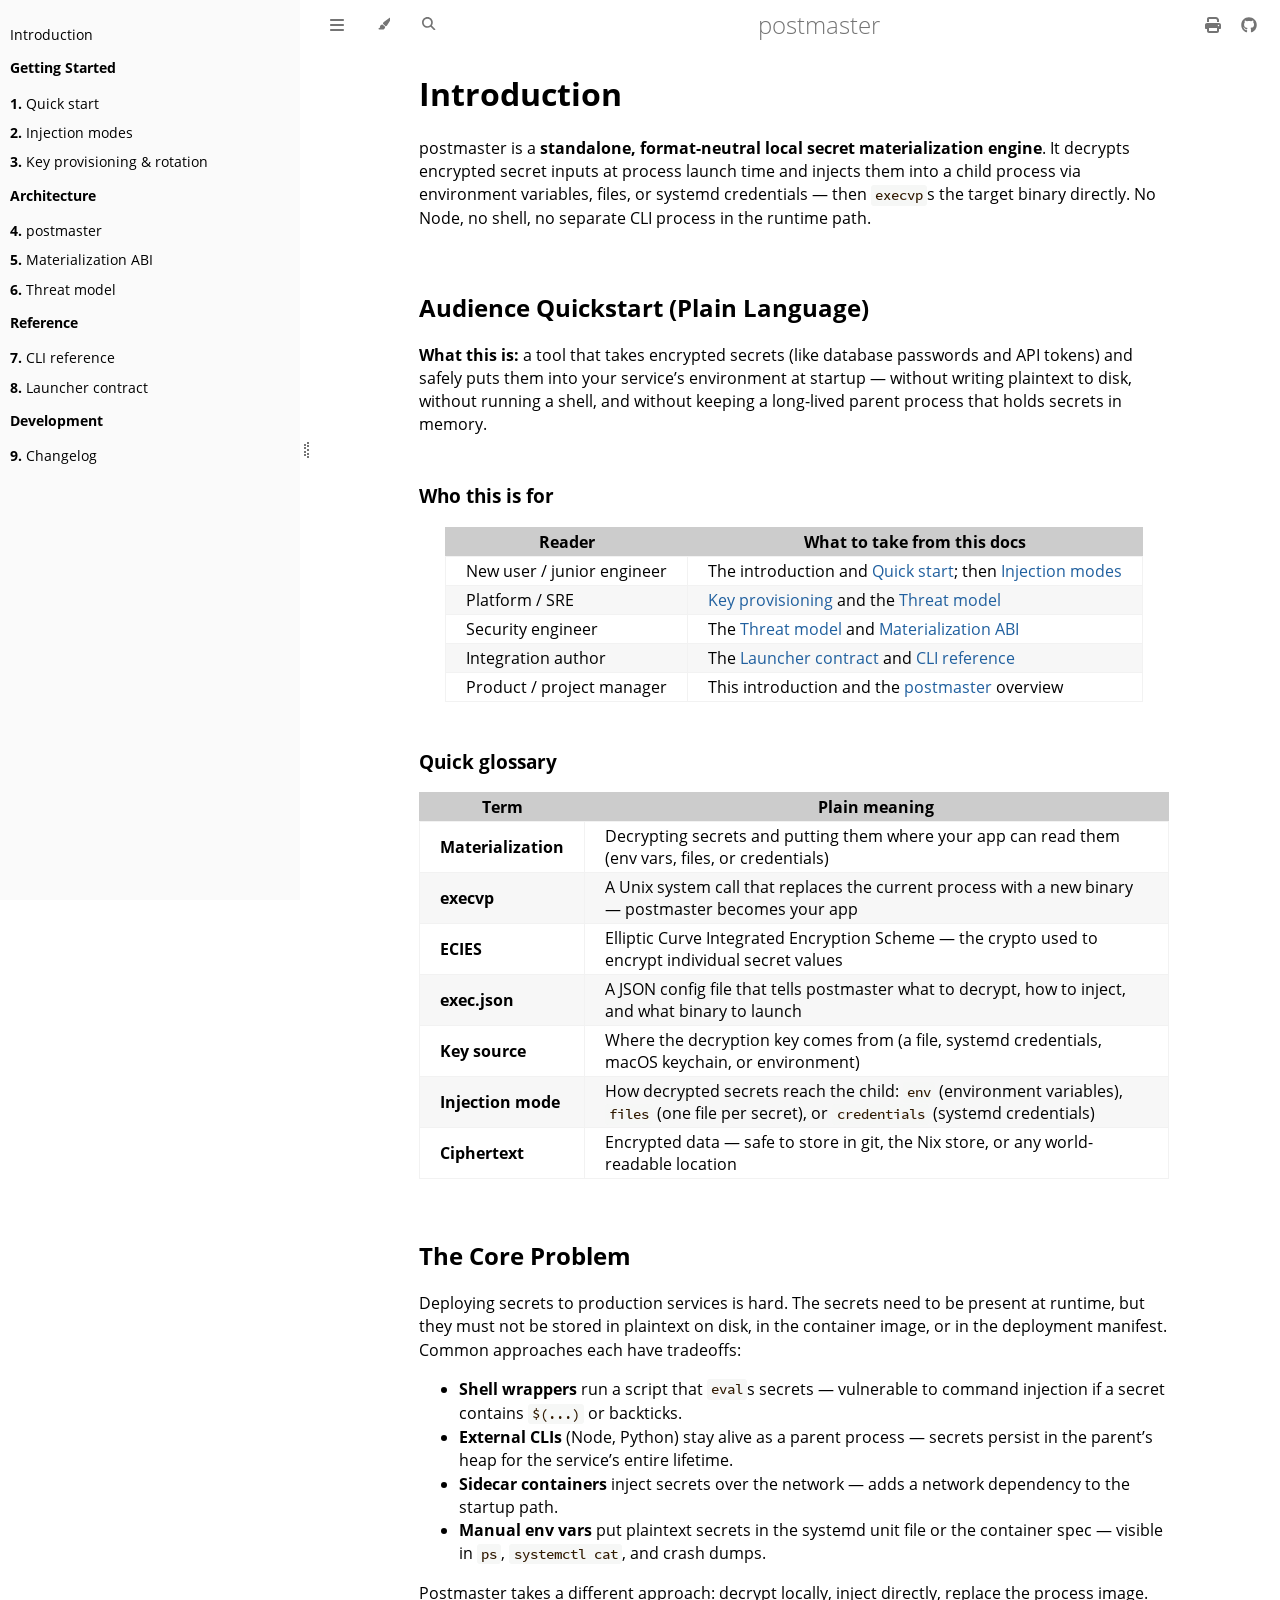
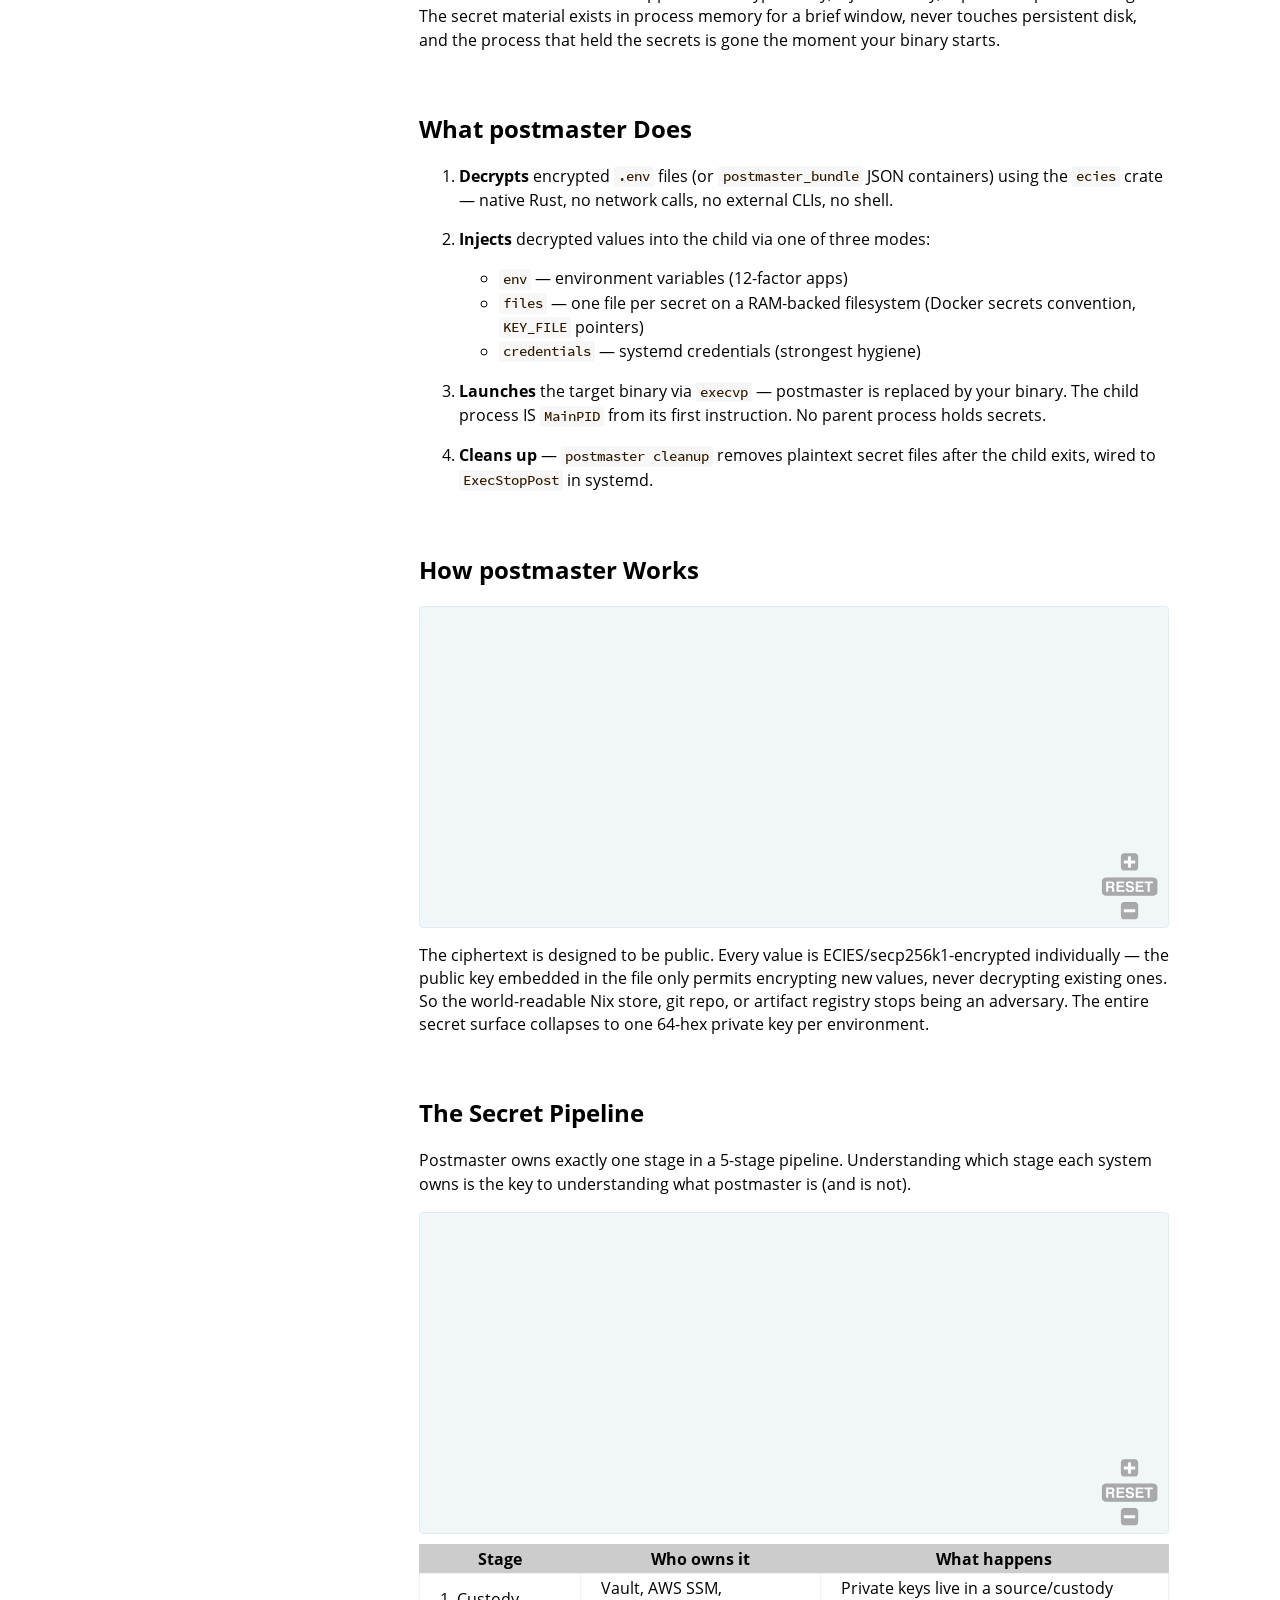
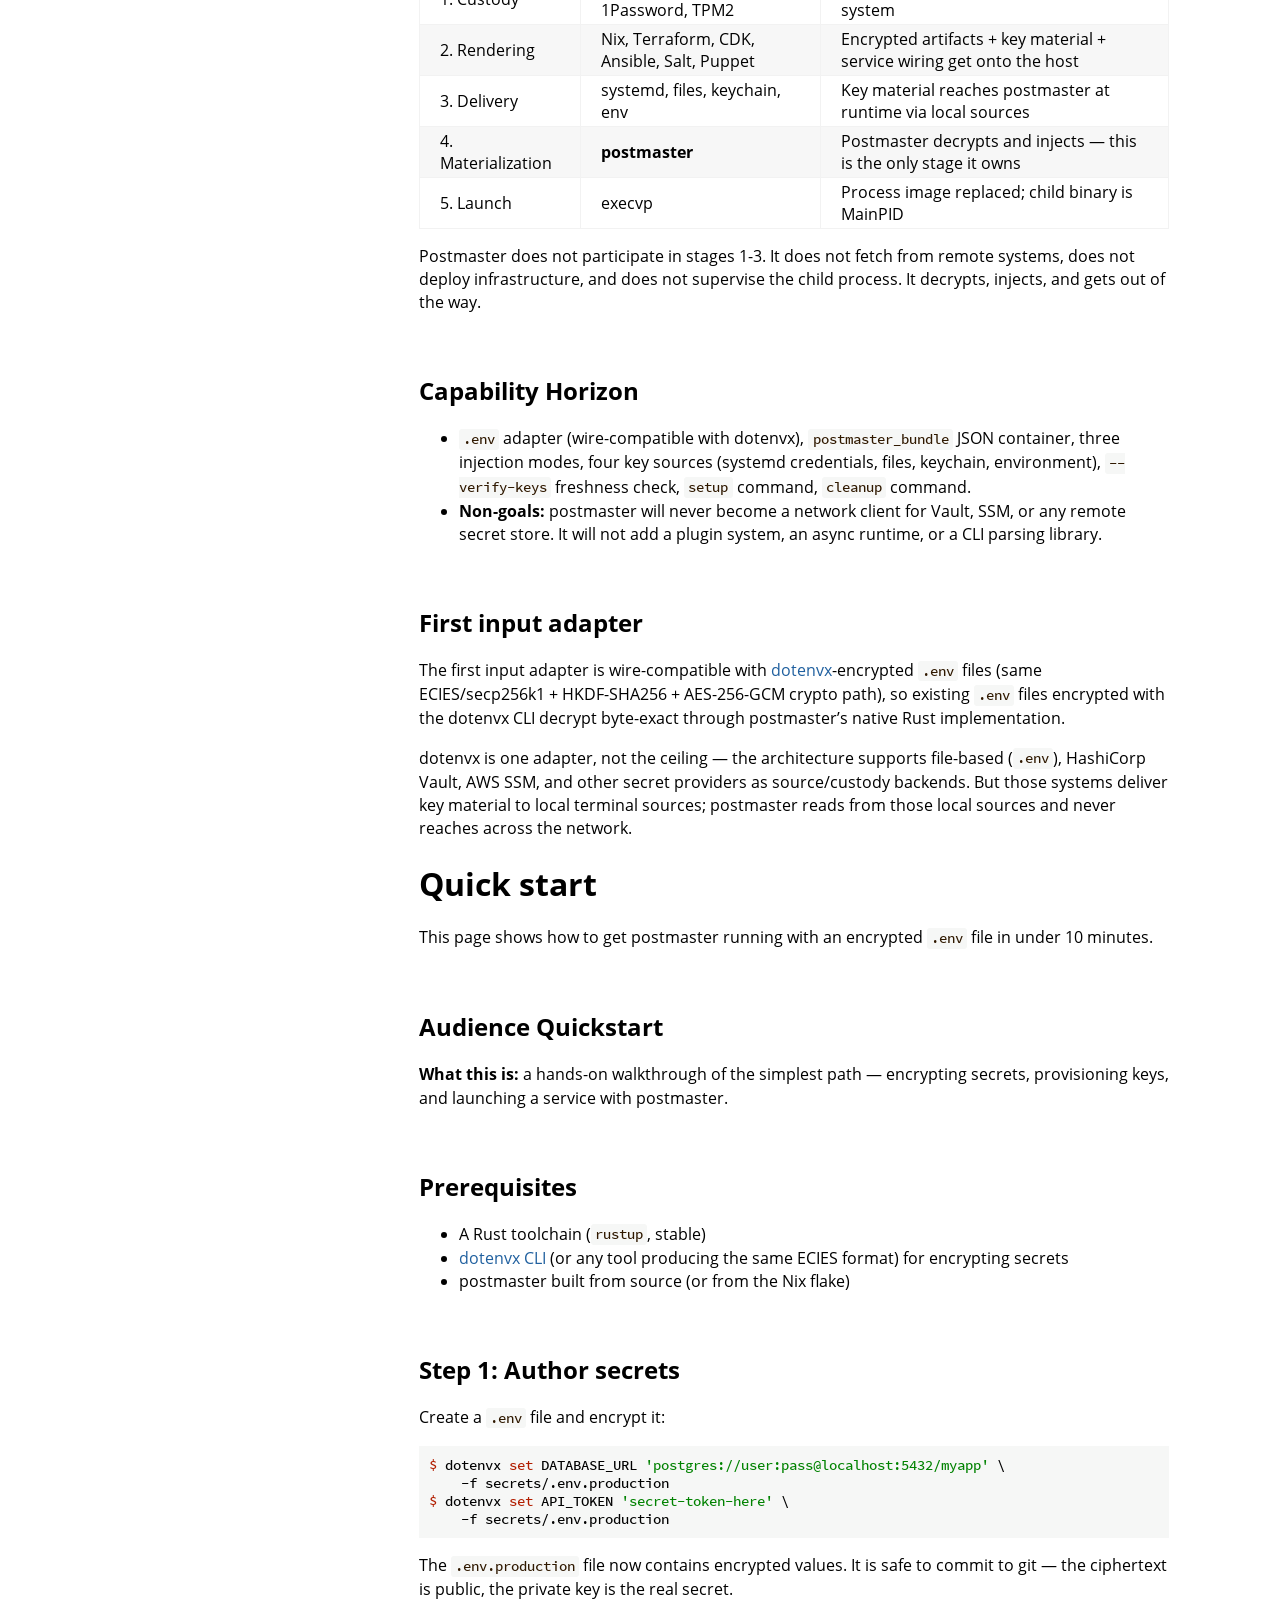
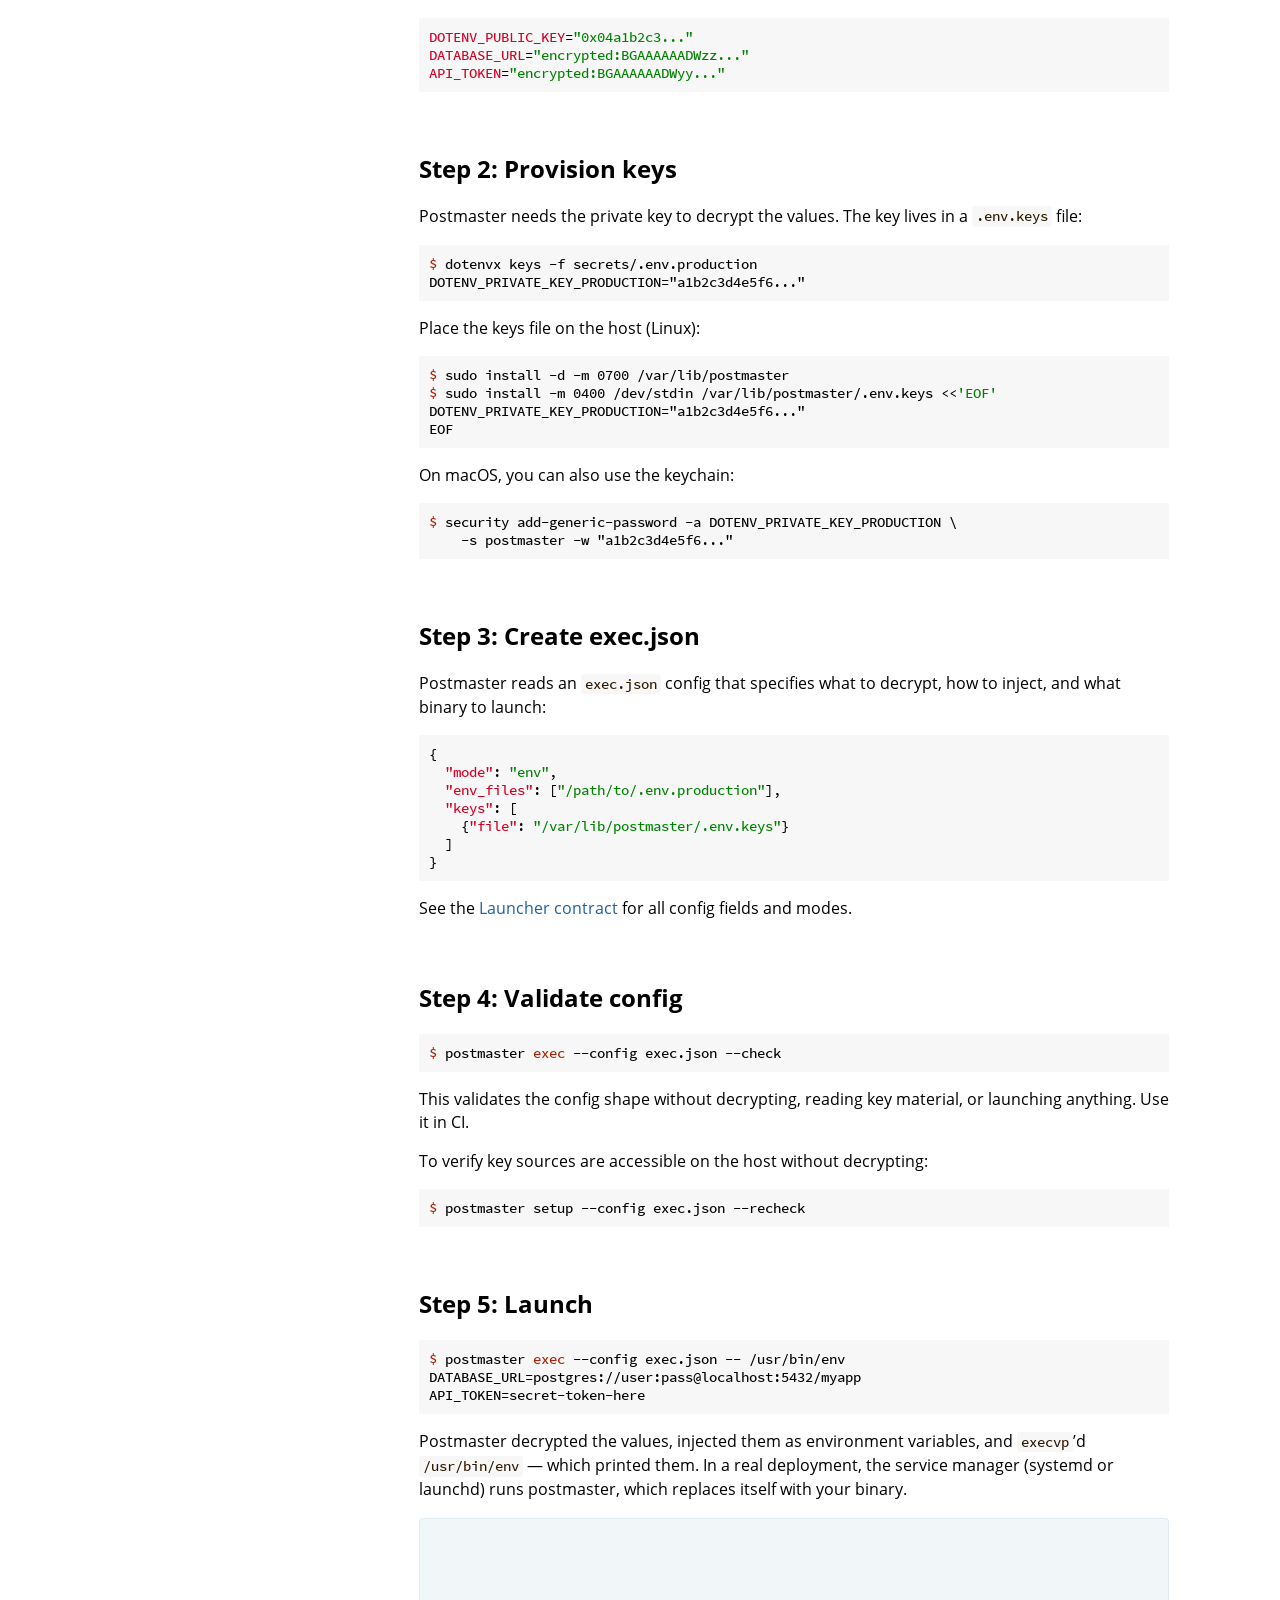
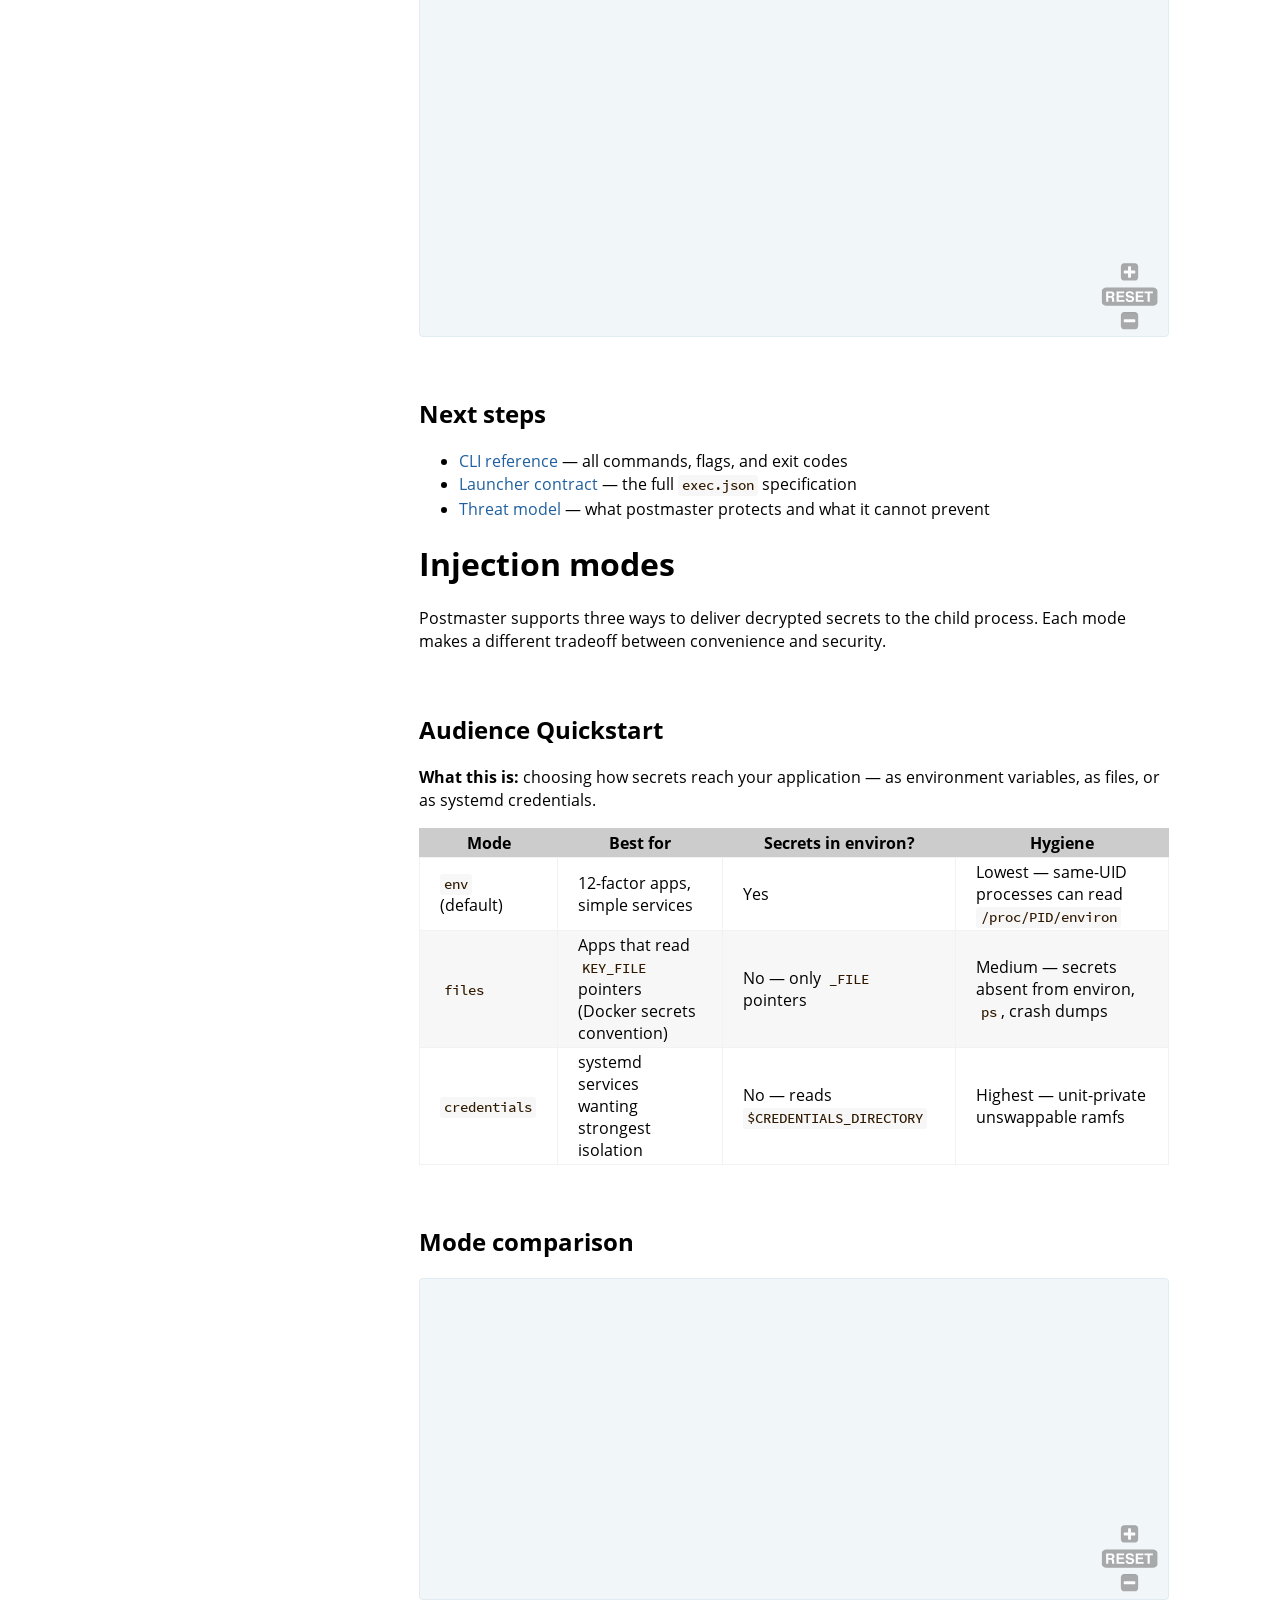
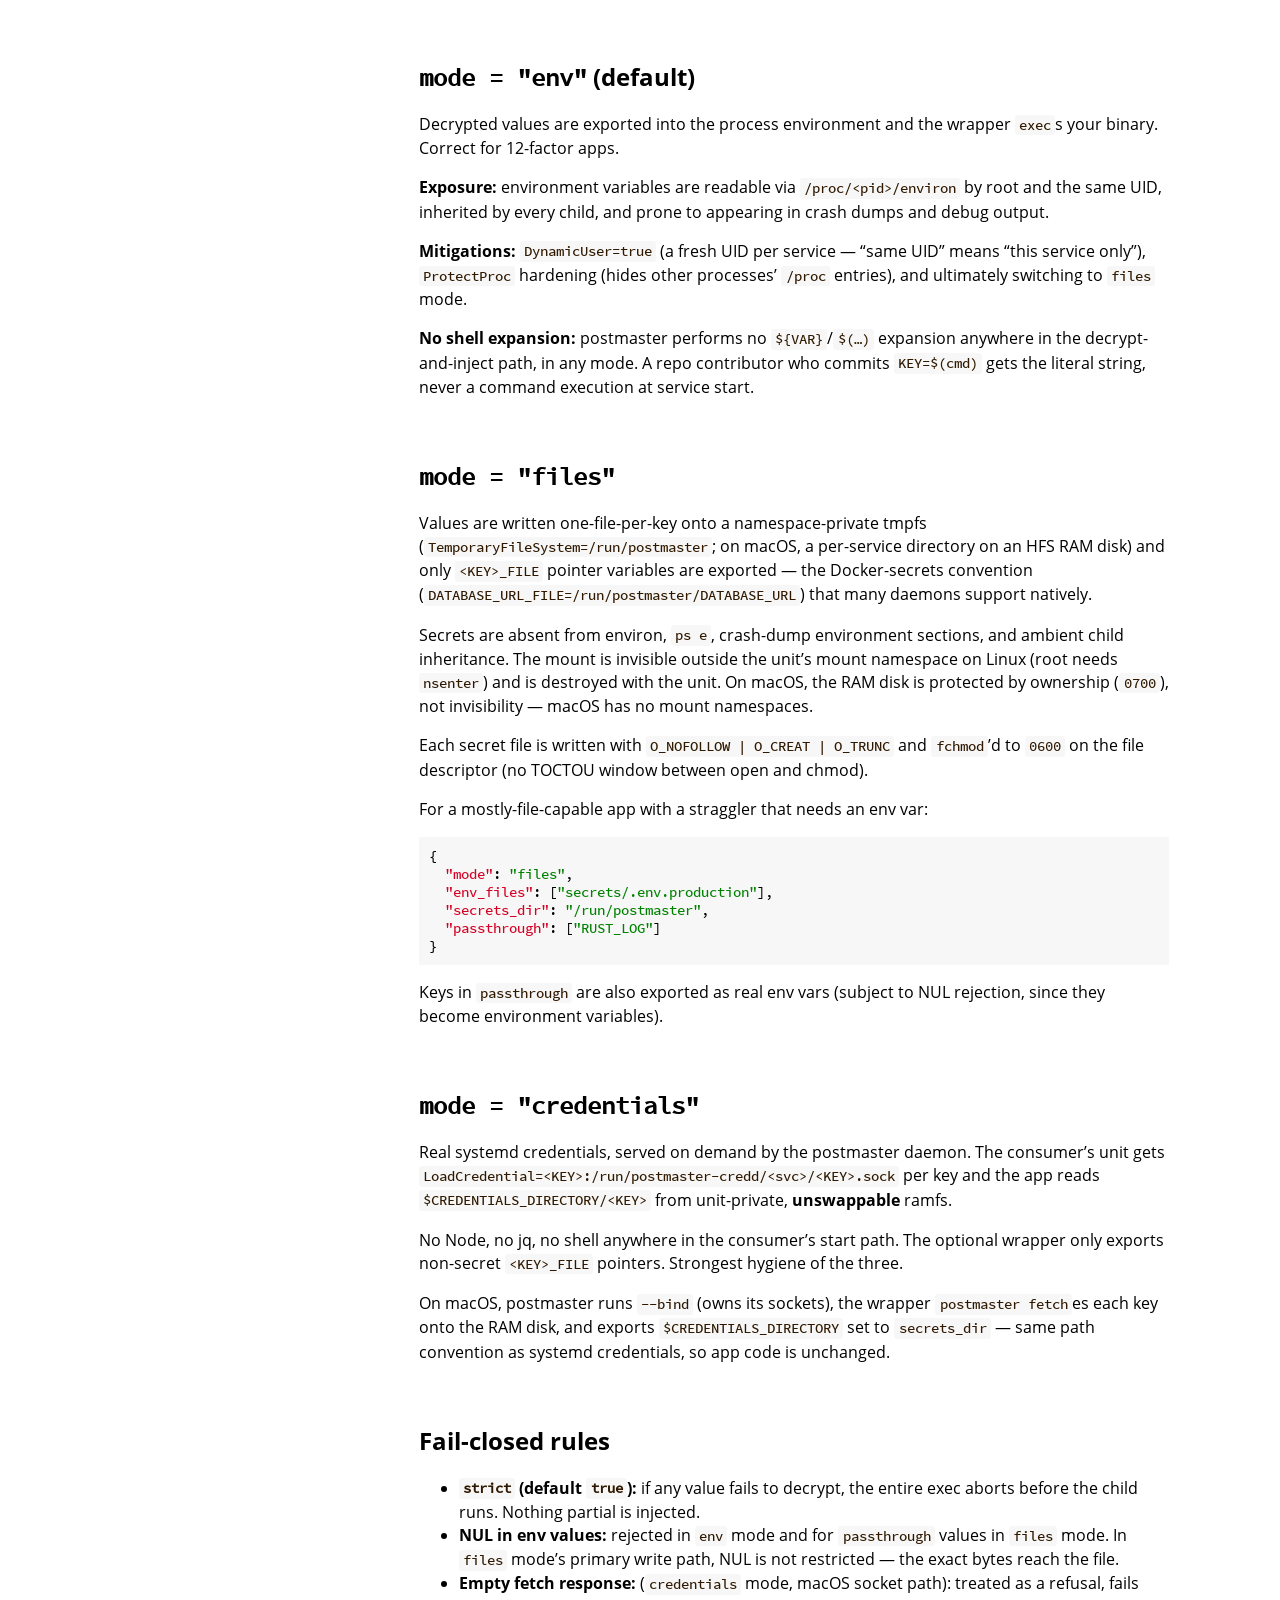
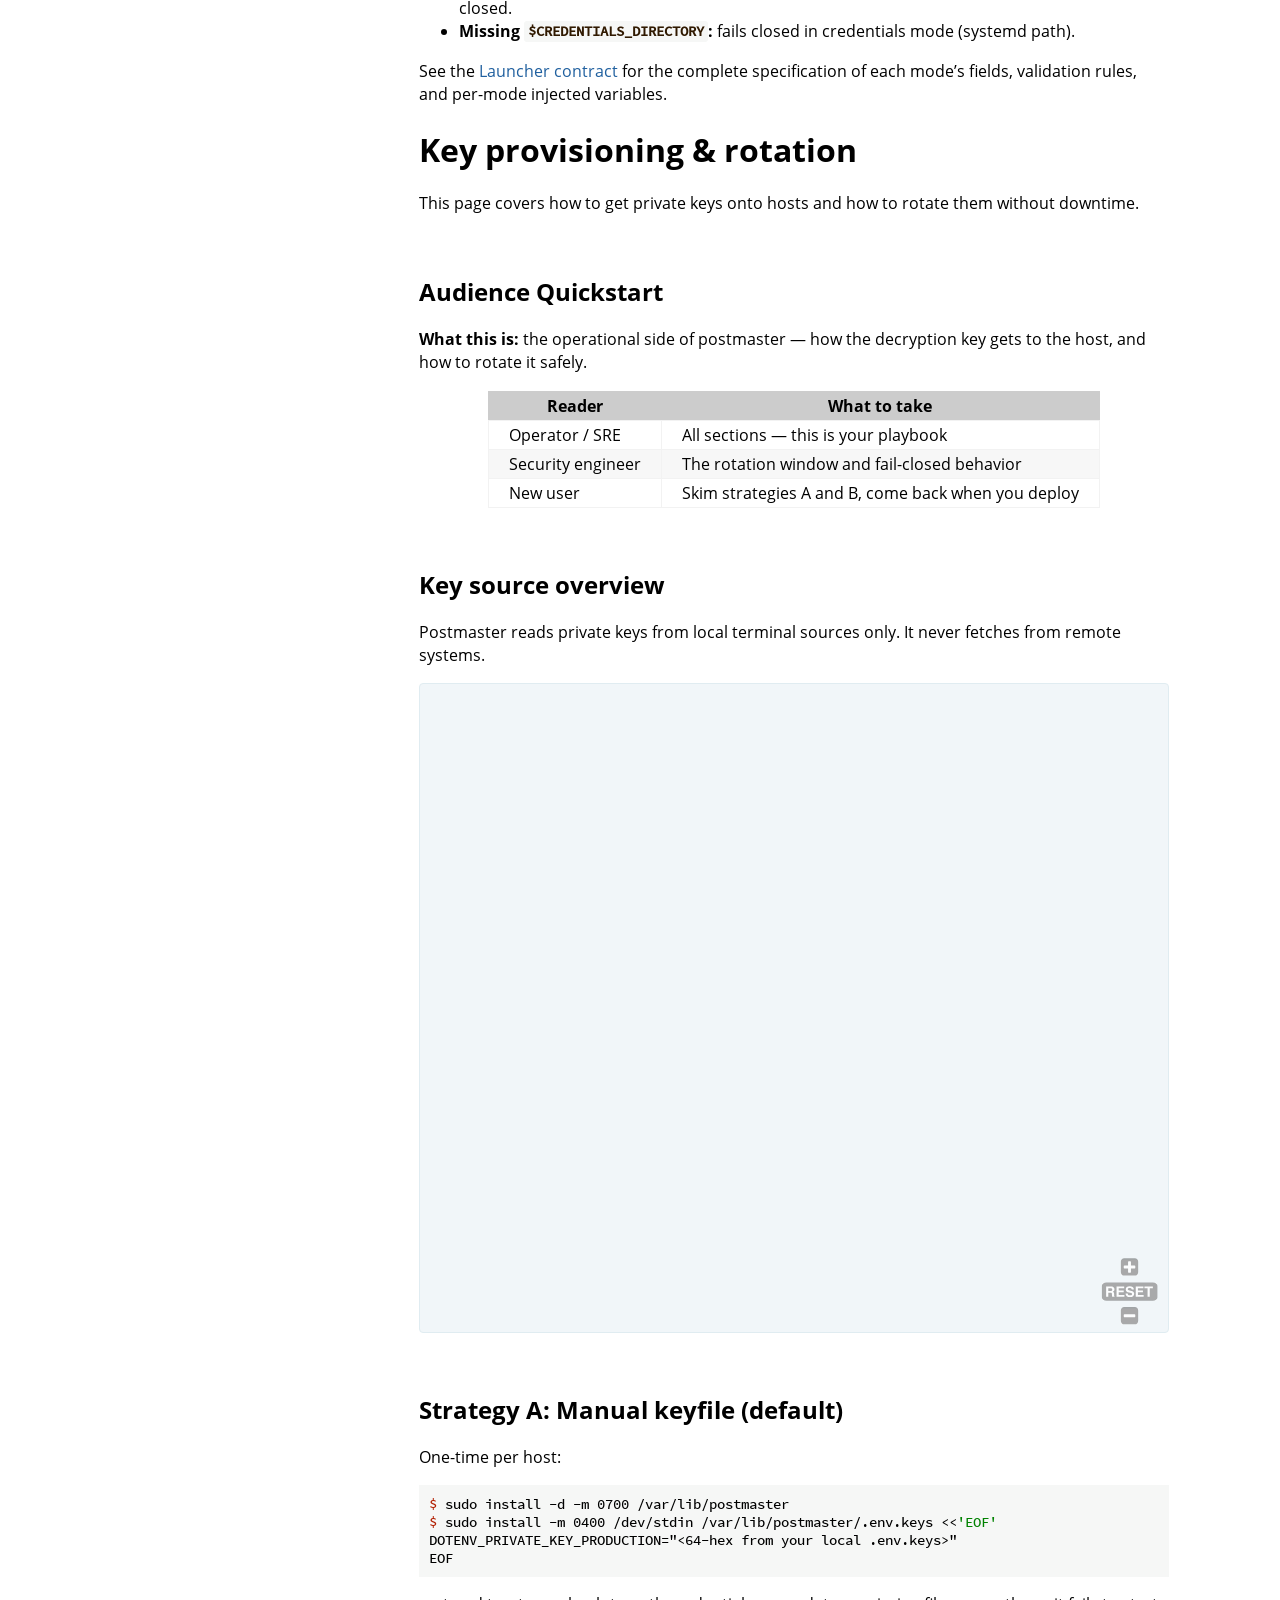
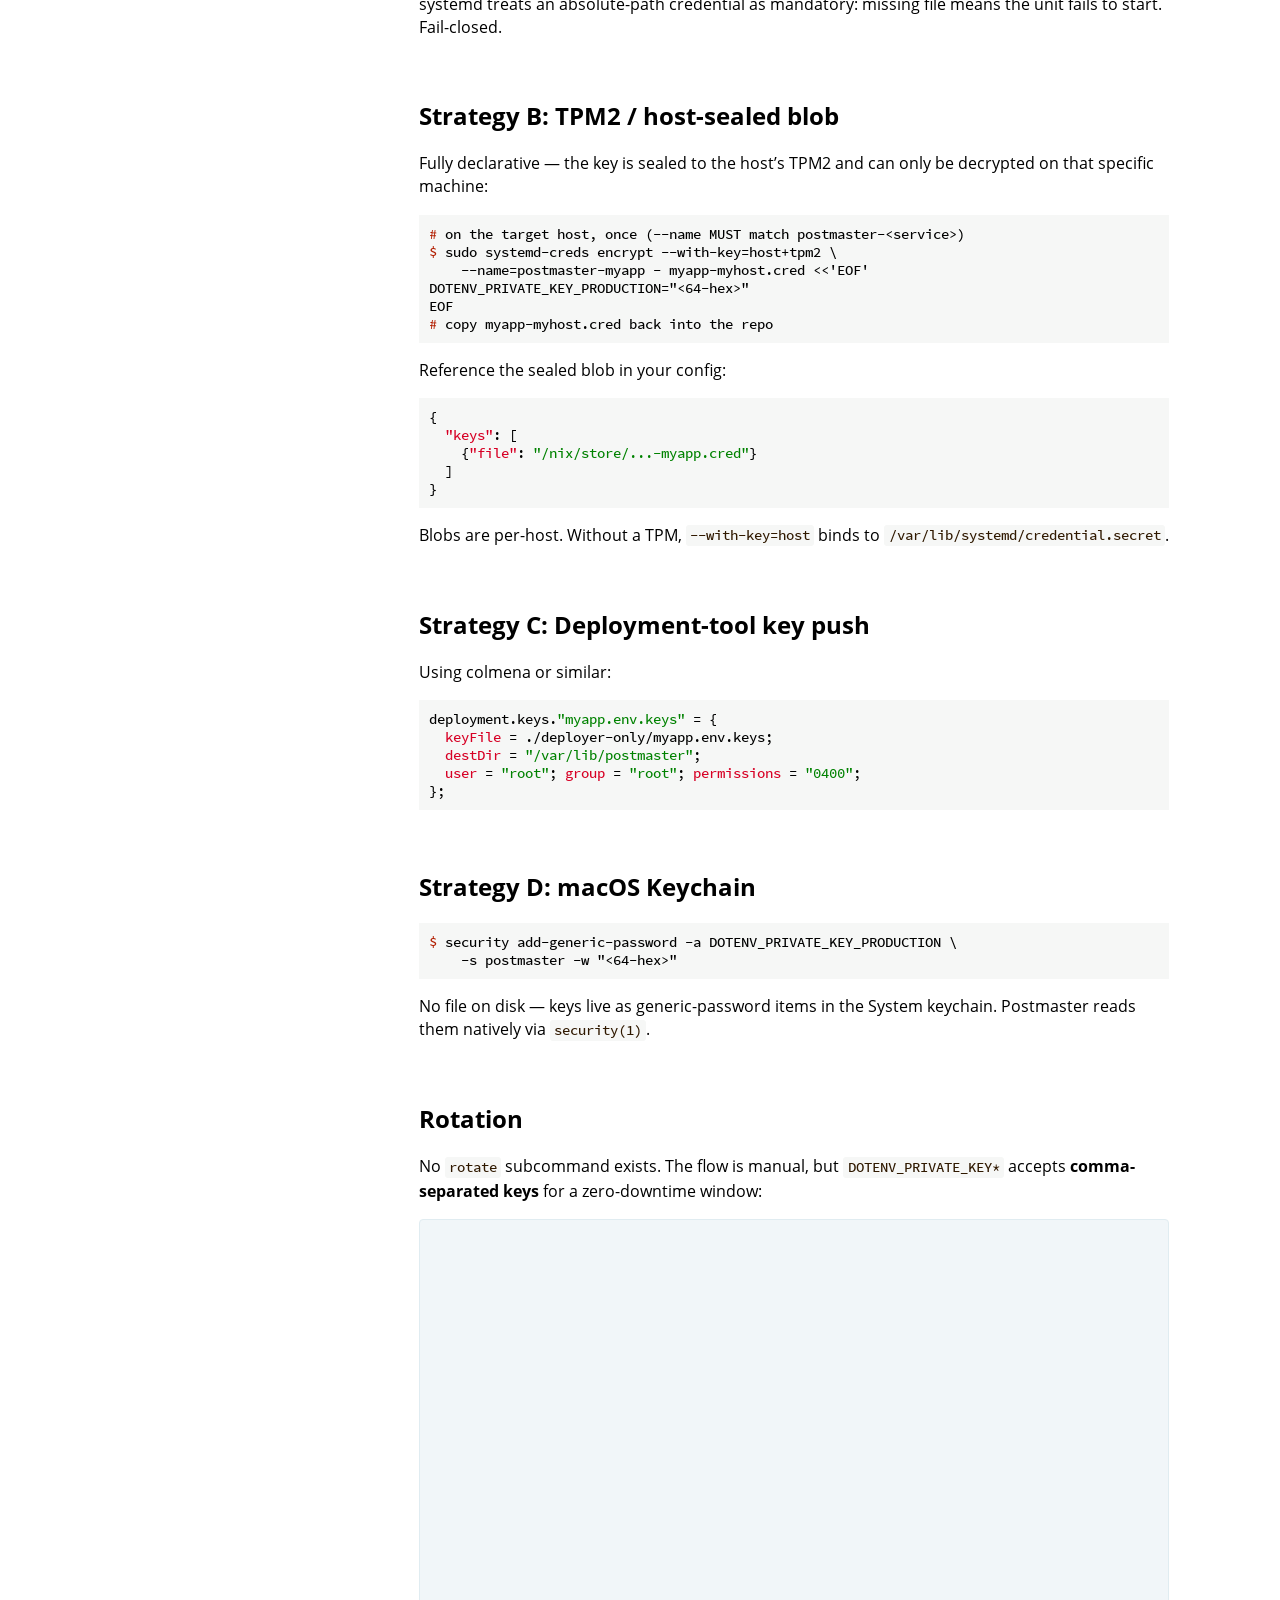
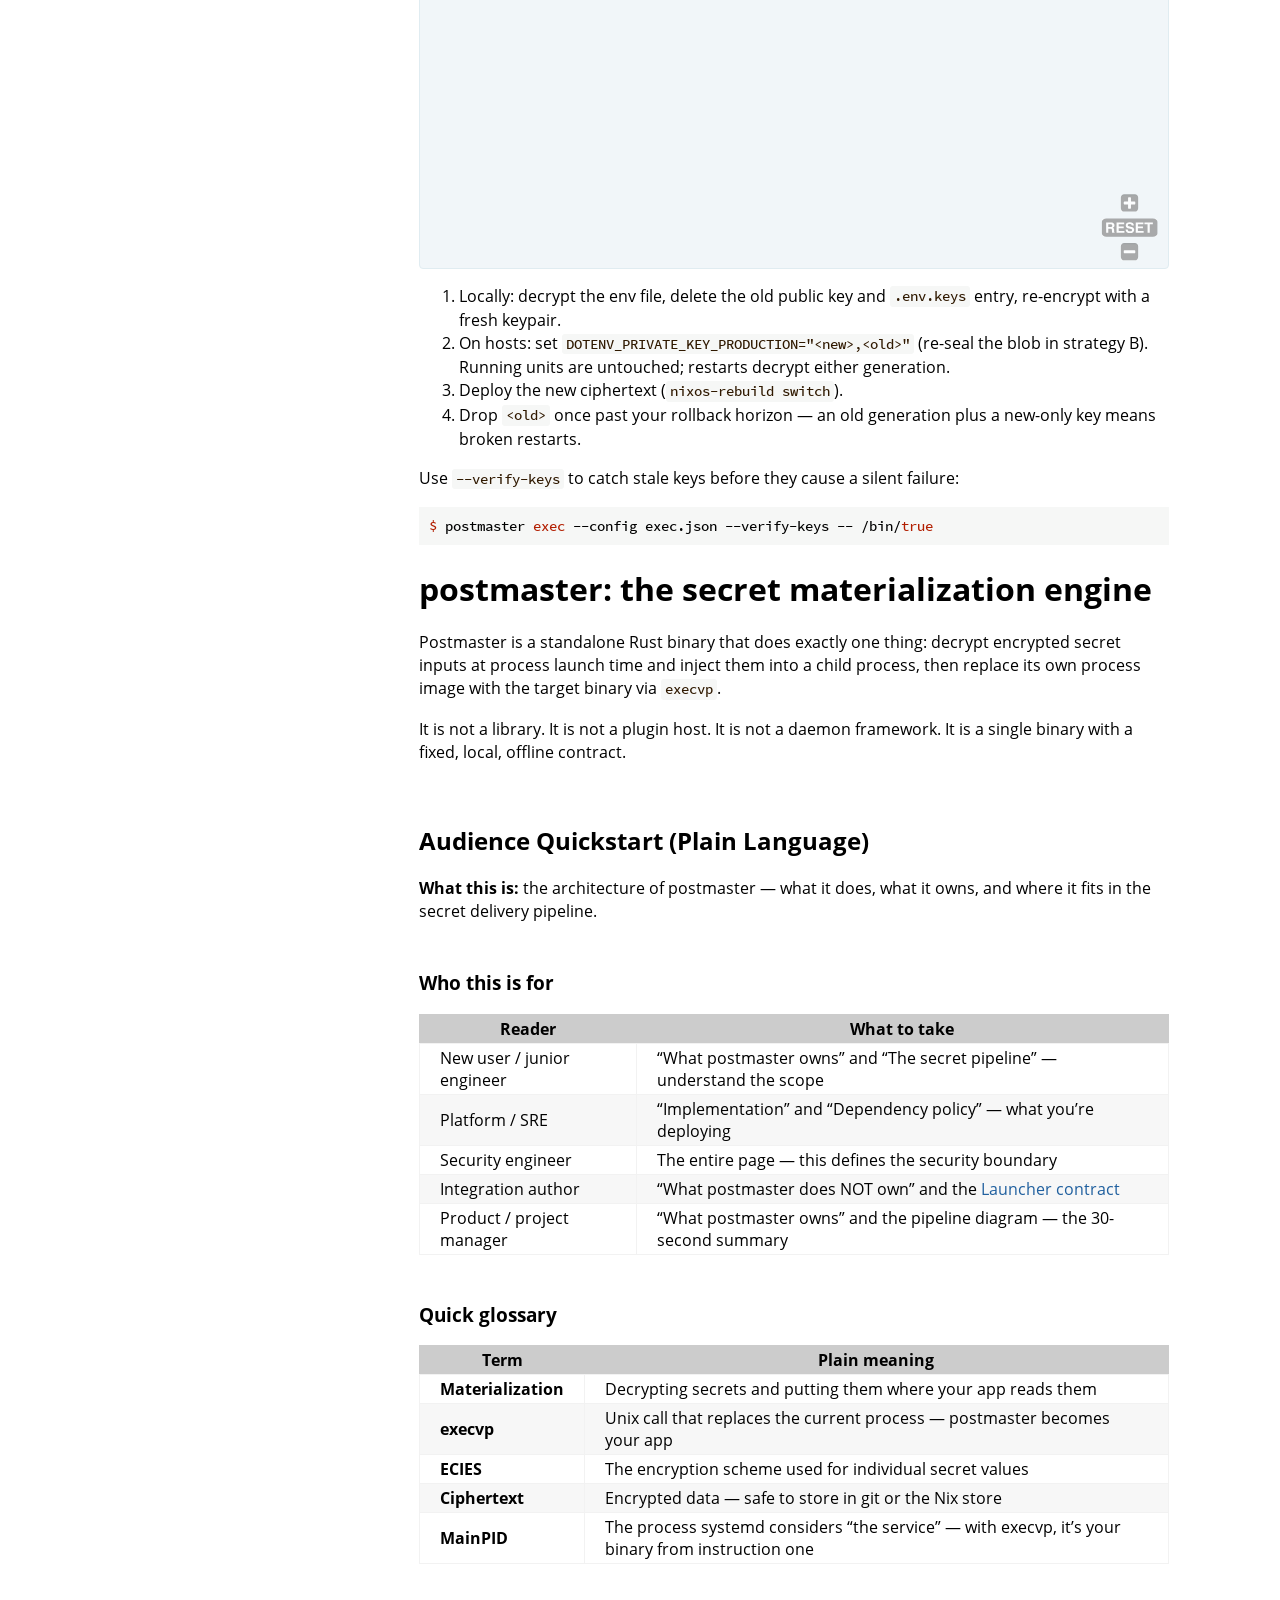
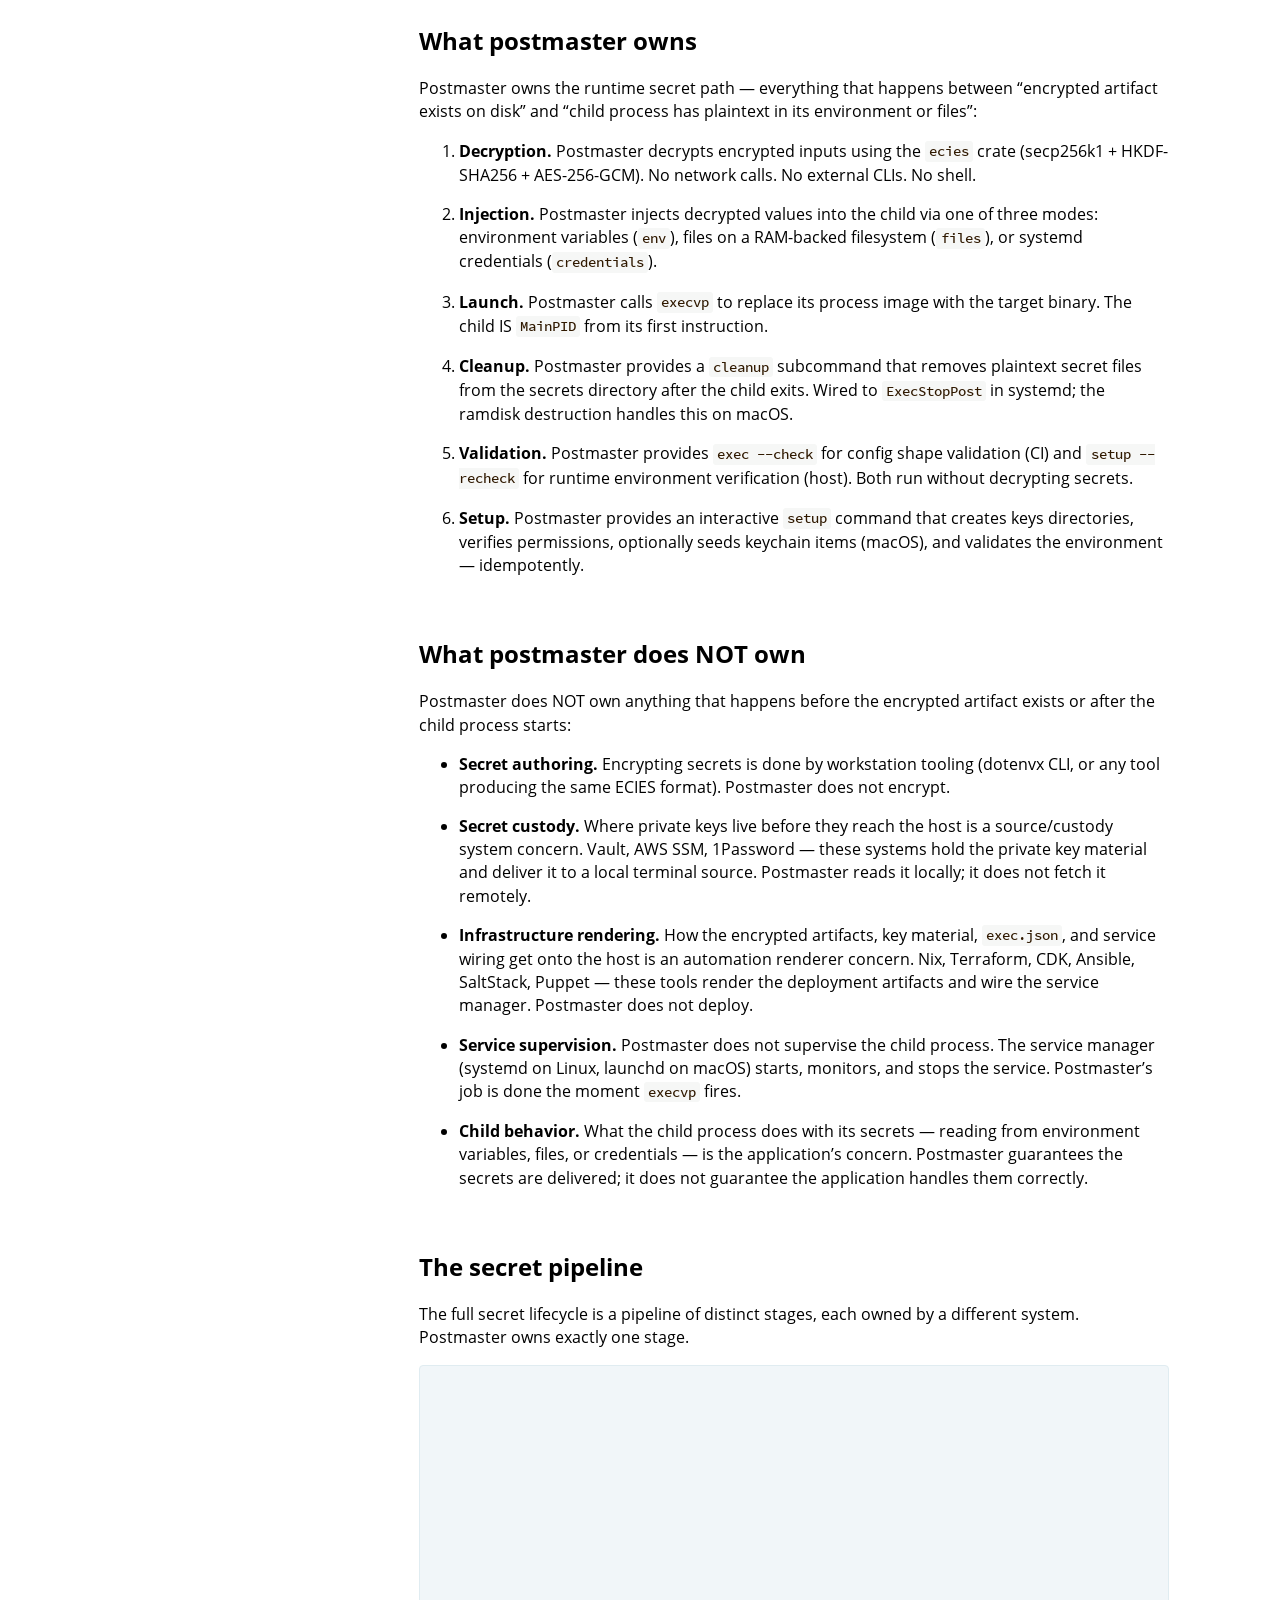
<file: print.html>
<!DOCTYPE HTML>
<html lang="en" class="light sidebar-visible" dir="ltr">
    <head>
        <!-- Book generated using mdBook -->
        <meta charset="UTF-8">
        <title>postmaster</title>
        <meta name="robots" content="noindex">


        <!-- Custom HTML head -->

        <meta name="description" content="A standalone, format-neutral local secret materialization engine.">
        <meta name="viewport" content="width=device-width, initial-scale=1">
        <meta name="theme-color" content="#ffffff">

        <link rel="icon" href="favicon-de23e50b.svg">
        <link rel="shortcut icon" href="favicon-8114d1fc.png">
        <link rel="stylesheet" href="css/variables-8adf115d.css">
        <link rel="stylesheet" href="css/general-0392ca55.css">
        <link rel="stylesheet" href="css/chrome-fc474251.css">
        <link rel="stylesheet" href="css/print-9e4910d8.css" media="print">

        <!-- Fonts -->
        <link rel="stylesheet" href="fonts/fonts-9644e21d.css">

        <!-- Highlight.js Stylesheets -->
        <link rel="stylesheet" id="mdbook-highlight-css" href="highlight-493f70e1.css">
        <link rel="stylesheet" id="mdbook-tomorrow-night-css" href="tomorrow-night-4c0ae647.css">
        <link rel="stylesheet" id="mdbook-ayu-highlight-css" href="ayu-highlight-3fdfc3ac.css">

        <!-- Custom theme stylesheets -->
        <link rel="stylesheet" href="mermaid-zoom-d48efa7d.css">


        <!-- Provide site root and default themes to javascript -->
        <script>
            const path_to_root = "";
            const default_light_theme = "light";
            const default_dark_theme = "navy";
            window.path_to_searchindex_js = "searchindex-c86cb699.js";
        </script>
        <!-- Start loading toc.js asap -->
        <script src="toc-586c1afa.js"></script>
    </head>
    <body>
    <div id="mdbook-help-container">
        <div id="mdbook-help-popup">
            <h2 class="mdbook-help-title">Keyboard shortcuts</h2>
            <div>
                <p>Press <kbd>←</kbd> or <kbd>→</kbd> to navigate between chapters</p>
                <p>Press <kbd>S</kbd> or <kbd>/</kbd> to search in the book</p>
                <p>Press <kbd>?</kbd> to show this help</p>
                <p>Press <kbd>Esc</kbd> to hide this help</p>
            </div>
        </div>
    </div>
    <div id="mdbook-body-container">
        <!-- Work around some values being stored in localStorage wrapped in quotes -->
        <script>
            try {
                let theme = localStorage.getItem('mdbook-theme');
                let sidebar = localStorage.getItem('mdbook-sidebar');

                if (theme.startsWith('"') && theme.endsWith('"')) {
                    localStorage.setItem('mdbook-theme', theme.slice(1, theme.length - 1));
                }

                if (sidebar.startsWith('"') && sidebar.endsWith('"')) {
                    localStorage.setItem('mdbook-sidebar', sidebar.slice(1, sidebar.length - 1));
                }
            } catch (e) { }
        </script>

        <!-- Set the theme before any content is loaded, prevents flash -->
        <script>
            const default_theme = window.matchMedia("(prefers-color-scheme: dark)").matches ? default_dark_theme : default_light_theme;
            let theme;
            try { theme = localStorage.getItem('mdbook-theme'); } catch(e) { }
            if (theme === null || theme === undefined) { theme = default_theme; }
            const html = document.documentElement;
            html.classList.remove('light')
            html.classList.add(theme);
            html.classList.add("js");
        </script>

        <input type="checkbox" id="mdbook-sidebar-toggle-anchor" class="hidden">

        <!-- Hide / unhide sidebar before it is displayed -->
        <script>
            let sidebar = null;
            const sidebar_toggle = document.getElementById("mdbook-sidebar-toggle-anchor");
            if (document.body.clientWidth >= 1080) {
                try { sidebar = localStorage.getItem('mdbook-sidebar'); } catch(e) { }
                sidebar = sidebar || 'visible';
            } else {
                sidebar = 'hidden';
                sidebar_toggle.checked = false;
            }
            if (sidebar === 'visible') {
                sidebar_toggle.checked = true;
            } else {
                html.classList.remove('sidebar-visible');
            }
        </script>

        <nav id="mdbook-sidebar" class="sidebar" aria-label="Table of contents">
            <!-- populated by js -->
            <mdbook-sidebar-scrollbox class="sidebar-scrollbox"></mdbook-sidebar-scrollbox>
            <noscript>
                <iframe class="sidebar-iframe-outer" src="toc.html"></iframe>
            </noscript>
            <div id="mdbook-sidebar-resize-handle" class="sidebar-resize-handle">
                <div class="sidebar-resize-indicator"></div>
            </div>
        </nav>

        <div id="mdbook-page-wrapper" class="page-wrapper">

            <div class="page">
                <div id="mdbook-menu-bar-hover-placeholder"></div>
                <div id="mdbook-menu-bar" class="menu-bar sticky">
                    <div class="left-buttons">
                        <label id="mdbook-sidebar-toggle" class="icon-button" for="mdbook-sidebar-toggle-anchor" title="Toggle Table of Contents" aria-label="Toggle Table of Contents" aria-controls="mdbook-sidebar">
                            <span class=fa-svg><svg xmlns="http://www.w3.org/2000/svg" viewBox="0 0 448 512"><!--! Font Awesome Free 6.2.0 by @fontawesome - https://fontawesome.com License - https://fontawesome.com/license/free (Icons: CC BY 4.0, Fonts: SIL OFL 1.1, Code: MIT License) Copyright 2022 Fonticons, Inc. --><path d="M0 96C0 78.3 14.3 64 32 64H416c17.7 0 32 14.3 32 32s-14.3 32-32 32H32C14.3 128 0 113.7 0 96zM0 256c0-17.7 14.3-32 32-32H416c17.7 0 32 14.3 32 32s-14.3 32-32 32H32c-17.7 0-32-14.3-32-32zM448 416c0 17.7-14.3 32-32 32H32c-17.7 0-32-14.3-32-32s14.3-32 32-32H416c17.7 0 32 14.3 32 32z"/></svg></span>
                        </label>
                        <button id="mdbook-theme-toggle" class="icon-button" type="button" title="Change theme" aria-label="Change theme" aria-haspopup="true" aria-expanded="false" aria-controls="mdbook-theme-list">
                            <span class=fa-svg><svg xmlns="http://www.w3.org/2000/svg" viewBox="0 0 576 512"><!--! Font Awesome Free 6.2.0 by @fontawesome - https://fontawesome.com License - https://fontawesome.com/license/free (Icons: CC BY 4.0, Fonts: SIL OFL 1.1, Code: MIT License) Copyright 2022 Fonticons, Inc. --><path d="M371.3 367.1c27.3-3.9 51.9-19.4 67.2-42.9L600.2 74.1c12.6-19.5 9.4-45.3-7.6-61.2S549.7-4.4 531.1 9.6L294.4 187.2c-24 18-38.2 46.1-38.4 76.1L371.3 367.1zm-19.6 25.4l-116-104.4C175.9 290.3 128 339.6 128 400c0 3.9 .2 7.8 .6 11.6c1.8 17.5-10.2 36.4-27.8 36.4H96c-17.7 0-32 14.3-32 32s14.3 32 32 32H240c61.9 0 112-50.1 112-112c0-2.5-.1-5-.2-7.5z"/></svg></span>
                        </button>
                        <ul id="mdbook-theme-list" class="theme-popup" aria-label="Themes" role="menu">
                            <li role="none"><button role="menuitem" class="theme" id="mdbook-theme-default_theme">Auto</button></li>
                            <li role="none"><button role="menuitem" class="theme" id="mdbook-theme-light">Light</button></li>
                            <li role="none"><button role="menuitem" class="theme" id="mdbook-theme-rust">Rust</button></li>
                            <li role="none"><button role="menuitem" class="theme" id="mdbook-theme-coal">Coal</button></li>
                            <li role="none"><button role="menuitem" class="theme" id="mdbook-theme-navy">Navy</button></li>
                            <li role="none"><button role="menuitem" class="theme" id="mdbook-theme-ayu">Ayu</button></li>
                        </ul>
                        <button id="mdbook-search-toggle" class="icon-button" type="button" title="Search (`/`)" aria-label="Toggle Searchbar" aria-expanded="false" aria-keyshortcuts="/ s" aria-controls="mdbook-searchbar">
                            <span class=fa-svg><svg xmlns="http://www.w3.org/2000/svg" viewBox="0 0 512 512"><!--! Font Awesome Free 6.2.0 by @fontawesome - https://fontawesome.com License - https://fontawesome.com/license/free (Icons: CC BY 4.0, Fonts: SIL OFL 1.1, Code: MIT License) Copyright 2022 Fonticons, Inc. --><path d="M416 208c0 45.9-14.9 88.3-40 122.7L502.6 457.4c12.5 12.5 12.5 32.8 0 45.3s-32.8 12.5-45.3 0L330.7 376c-34.4 25.2-76.8 40-122.7 40C93.1 416 0 322.9 0 208S93.1 0 208 0S416 93.1 416 208zM208 352c79.5 0 144-64.5 144-144s-64.5-144-144-144S64 128.5 64 208s64.5 144 144 144z"/></svg></span>
                        </button>
                    </div>

                    <h1 class="menu-title">postmaster</h1>

                    <div class="right-buttons">
                        <a href="print.html" title="Print this book" aria-label="Print this book">
                            <span class=fa-svg id="print-button"><svg xmlns="http://www.w3.org/2000/svg" viewBox="0 0 512 512"><!--! Font Awesome Free 6.2.0 by @fontawesome - https://fontawesome.com License - https://fontawesome.com/license/free (Icons: CC BY 4.0, Fonts: SIL OFL 1.1, Code: MIT License) Copyright 2022 Fonticons, Inc. --><path d="M128 0C92.7 0 64 28.7 64 64v96h64V64H354.7L384 93.3V160h64V93.3c0-17-6.7-33.3-18.7-45.3L400 18.7C388 6.7 371.7 0 354.7 0H128zM384 352v32 64H128V384 368 352H384zm64 32h32c17.7 0 32-14.3 32-32V256c0-35.3-28.7-64-64-64H64c-35.3 0-64 28.7-64 64v96c0 17.7 14.3 32 32 32H64v64c0 35.3 28.7 64 64 64H384c35.3 0 64-28.7 64-64V384zm-16-88c-13.3 0-24-10.7-24-24s10.7-24 24-24s24 10.7 24 24s-10.7 24-24 24z"/></svg></span>
                        </a>
                        <a href="https://github.com/beardedeagle/postmaster" title="Git repository" aria-label="Git repository">
                            <span class=fa-svg><svg xmlns="http://www.w3.org/2000/svg" viewBox="0 0 496 512"><!--! Font Awesome Free 6.2.0 by @fontawesome - https://fontawesome.com License - https://fontawesome.com/license/free (Icons: CC BY 4.0, Fonts: SIL OFL 1.1, Code: MIT License) Copyright 2022 Fonticons, Inc. --><path d="M165.9 397.4c0 2-2.3 3.6-5.2 3.6-3.3.3-5.6-1.3-5.6-3.6 0-2 2.3-3.6 5.2-3.6 3-.3 5.6 1.3 5.6 3.6zm-31.1-4.5c-.7 2 1.3 4.3 4.3 4.9 2.6 1 5.6 0 6.2-2s-1.3-4.3-4.3-5.2c-2.6-.7-5.5.3-6.2 2.3zm44.2-1.7c-2.9.7-4.9 2.6-4.6 4.9.3 2 2.9 3.3 5.9 2.6 2.9-.7 4.9-2.6 4.6-4.6-.3-1.9-3-3.2-5.9-2.9zM244.8 8C106.1 8 0 113.3 0 252c0 110.9 69.8 205.8 169.5 239.2 12.8 2.3 17.3-5.6 17.3-12.1 0-6.2-.3-40.4-.3-61.4 0 0-70 15-84.7-29.8 0 0-11.4-29.1-27.8-36.6 0 0-22.9-15.7 1.6-15.4 0 0 24.9 2 38.6 25.8 21.9 38.6 58.6 27.5 72.9 20.9 2.3-16 8.8-27.1 16-33.7-55.9-6.2-112.3-14.3-112.3-110.5 0-27.5 7.6-41.3 23.6-58.9-2.6-6.5-11.1-33.3 2.6-67.9 20.9-6.5 69 27 69 27 20-5.6 41.5-8.5 62.8-8.5s42.8 2.9 62.8 8.5c0 0 48.1-33.6 69-27 13.7 34.7 5.2 61.4 2.6 67.9 16 17.7 25.8 31.5 25.8 58.9 0 96.5-58.9 104.2-114.8 110.5 9.2 7.9 17 22.9 17 46.4 0 33.7-.3 75.4-.3 83.6 0 6.5 4.6 14.4 17.3 12.1C428.2 457.8 496 362.9 496 252 496 113.3 383.5 8 244.8 8zM97.2 352.9c-1.3 1-1 3.3.7 5.2 1.6 1.6 3.9 2.3 5.2 1 1.3-1 1-3.3-.7-5.2-1.6-1.6-3.9-2.3-5.2-1zm-10.8-8.1c-.7 1.3.3 2.9 2.3 3.9 1.6 1 3.6.7 4.3-.7.7-1.3-.3-2.9-2.3-3.9-2-.6-3.6-.3-4.3.7zm32.4 35.6c-1.6 1.3-1 4.3 1.3 6.2 2.3 2.3 5.2 2.6 6.5 1 1.3-1.3.7-4.3-1.3-6.2-2.2-2.3-5.2-2.6-6.5-1zm-11.4-14.7c-1.6 1-1.6 3.6 0 5.9 1.6 2.3 4.3 3.3 5.6 2.3 1.6-1.3 1.6-3.9 0-6.2-1.4-2.3-4-3.3-5.6-2z"/></svg></span>
                        </a>

                    </div>
                </div>

                <div id="mdbook-search-wrapper" class="hidden">
                    <form id="mdbook-searchbar-outer" class="searchbar-outer">
                        <div class="search-wrapper">
                            <input type="search" id="mdbook-searchbar" name="searchbar" placeholder="Search this book ..." aria-controls="mdbook-searchresults-outer" aria-describedby="searchresults-header">
                            <div class="spinner-wrapper">
                                <span class=fa-svg id="fa-spin"><svg xmlns="http://www.w3.org/2000/svg" viewBox="0 0 512 512"><!--! Font Awesome Free 6.2.0 by @fontawesome - https://fontawesome.com License - https://fontawesome.com/license/free (Icons: CC BY 4.0, Fonts: SIL OFL 1.1, Code: MIT License) Copyright 2022 Fonticons, Inc. --><path d="M304 48c0-26.5-21.5-48-48-48s-48 21.5-48 48s21.5 48 48 48s48-21.5 48-48zm0 416c0-26.5-21.5-48-48-48s-48 21.5-48 48s21.5 48 48 48s48-21.5 48-48zM48 304c26.5 0 48-21.5 48-48s-21.5-48-48-48s-48 21.5-48 48s21.5 48 48 48zm464-48c0-26.5-21.5-48-48-48s-48 21.5-48 48s21.5 48 48 48s48-21.5 48-48zM142.9 437c18.7-18.7 18.7-49.1 0-67.9s-49.1-18.7-67.9 0s-18.7 49.1 0 67.9s49.1 18.7 67.9 0zm0-294.2c18.7-18.7 18.7-49.1 0-67.9S93.7 56.2 75 75s-18.7 49.1 0 67.9s49.1 18.7 67.9 0zM369.1 437c18.7 18.7 49.1 18.7 67.9 0s18.7-49.1 0-67.9s-49.1-18.7-67.9 0s-18.7 49.1 0 67.9z"/></svg></span>
                            </div>
                        </div>
                    </form>
                    <div id="mdbook-searchresults-outer" class="searchresults-outer hidden">
                        <div id="mdbook-searchresults-header" class="searchresults-header"></div>
                        <ul id="mdbook-searchresults">
                        </ul>
                    </div>
                </div>

                <!-- Apply ARIA attributes after the sidebar and the sidebar toggle button are added to the DOM -->
                <script>
                    document.getElementById('mdbook-sidebar-toggle').setAttribute('aria-expanded', sidebar === 'visible');
                    document.getElementById('mdbook-sidebar').setAttribute('aria-hidden', sidebar !== 'visible');
                    Array.from(document.querySelectorAll('#mdbook-sidebar a')).forEach(function(link) {
                        link.setAttribute('tabIndex', sidebar === 'visible' ? 0 : -1);
                    });
                </script>

                <div id="mdbook-content" class="content">
                    <main>
                        <h1 id="introduction"><a class="header" href="#introduction">Introduction</a></h1>
<p>postmaster is a <strong>standalone, format-neutral local secret materialization
engine</strong>. It decrypts encrypted secret inputs at process launch time and
injects them into a child process via environment variables, files, or
systemd credentials — then <code>execvp</code>s the target binary directly. No Node,
no shell, no separate CLI process in the runtime path.</p>
<h2 id="audience-quickstart-plain-language"><a class="header" href="#audience-quickstart-plain-language">Audience Quickstart (Plain Language)</a></h2>
<p><strong>What this is:</strong> a tool that takes encrypted secrets (like database
passwords and API tokens) and safely puts them into your service’s
environment at startup — without writing plaintext to disk, without
running a shell, and without keeping a long-lived parent process that
holds secrets in memory.</p>
<h3 id="who-this-is-for"><a class="header" href="#who-this-is-for">Who this is for</a></h3>
<div class="table-wrapper">
<table>
<thead>
<tr><th>Reader</th><th>What to take from this docs</th></tr>
</thead>
<tbody>
<tr><td>New user / junior engineer</td><td>The introduction and <a href="#quick-start">Quick start</a>; then <a href="#injection-modes">Injection modes</a></td></tr>
<tr><td>Platform / SRE</td><td><a href="#key-provisioning--rotation">Key provisioning</a> and the <a href="#threat-model">Threat model</a></td></tr>
<tr><td>Security engineer</td><td>The <a href="#threat-model">Threat model</a> and <a href="#materialization-abi">Materialization ABI</a></td></tr>
<tr><td>Integration author</td><td>The <a href="#launcher-contract-execjson">Launcher contract</a> and <a href="#cli-reference">CLI reference</a></td></tr>
<tr><td>Product / project manager</td><td>This introduction and the <a href="#postmaster-the-secret-materialization-engine">postmaster</a> overview</td></tr>
</tbody>
</table>
</div>
<h3 id="quick-glossary"><a class="header" href="#quick-glossary">Quick glossary</a></h3>
<div class="table-wrapper">
<table>
<thead>
<tr><th>Term</th><th>Plain meaning</th></tr>
</thead>
<tbody>
<tr><td><strong>Materialization</strong></td><td>Decrypting secrets and putting them where your app can read them (env vars, files, or credentials)</td></tr>
<tr><td><strong>execvp</strong></td><td>A Unix system call that replaces the current process with a new binary — postmaster becomes your app</td></tr>
<tr><td><strong>ECIES</strong></td><td>Elliptic Curve Integrated Encryption Scheme — the crypto used to encrypt individual secret values</td></tr>
<tr><td><strong>exec.json</strong></td><td>A JSON config file that tells postmaster what to decrypt, how to inject, and what binary to launch</td></tr>
<tr><td><strong>Key source</strong></td><td>Where the decryption key comes from (a file, systemd credentials, macOS keychain, or environment)</td></tr>
<tr><td><strong>Injection mode</strong></td><td>How decrypted secrets reach the child: <code>env</code> (environment variables), <code>files</code> (one file per secret), or <code>credentials</code> (systemd credentials)</td></tr>
<tr><td><strong>Ciphertext</strong></td><td>Encrypted data — safe to store in git, the Nix store, or any world-readable location</td></tr>
</tbody>
</table>
</div>
<h2 id="the-core-problem"><a class="header" href="#the-core-problem">The Core Problem</a></h2>
<p>Deploying secrets to production services is hard. The secrets need to
be present at runtime, but they must not be stored in plaintext on disk,
in the container image, or in the deployment manifest. Common approaches
each have tradeoffs:</p>
<ul>
<li><strong>Shell wrappers</strong> run a script that <code>eval</code>s secrets — vulnerable to
command injection if a secret contains <code>$(...)</code> or backticks.</li>
<li><strong>External CLIs</strong> (Node, Python) stay alive as a parent process —
secrets persist in the parent’s heap for the service’s entire lifetime.</li>
<li><strong>Sidecar containers</strong> inject secrets over the network — adds a
network dependency to the startup path.</li>
<li><strong>Manual env vars</strong> put plaintext secrets in the systemd unit file or
the container spec — visible in <code>ps</code>, <code>systemctl cat</code>, and crash dumps.</li>
</ul>
<p>Postmaster takes a different approach: decrypt locally, inject directly,
replace the process image. The secret material exists in process memory
for a brief window, never touches persistent disk, and the process that
held the secrets is gone the moment your binary starts.</p>
<h2 id="what-postmaster-does"><a class="header" href="#what-postmaster-does">What postmaster Does</a></h2>
<ol>
<li>
<p><strong>Decrypts</strong> encrypted <code>.env</code> files (or <code>postmaster_bundle</code> JSON
containers) using the <code>ecies</code> crate — native Rust, no network calls,
no external CLIs, no shell.</p>
</li>
<li>
<p><strong>Injects</strong> decrypted values into the child via one of three modes:</p>
<ul>
<li><code>env</code> — environment variables (12-factor apps)</li>
<li><code>files</code> — one file per secret on a RAM-backed filesystem (Docker
secrets convention, <code>KEY_FILE</code> pointers)</li>
<li><code>credentials</code> — systemd credentials (strongest hygiene)</li>
</ul>
</li>
<li>
<p><strong>Launches</strong> the target binary via <code>execvp</code> — postmaster is replaced
by your binary. The child process IS <code>MainPID</code> from its first
instruction. No parent process holds secrets.</p>
</li>
<li>
<p><strong>Cleans up</strong> — <code>postmaster cleanup</code> removes plaintext secret files
after the child exits, wired to <code>ExecStopPost</code> in systemd.</p>
</li>
</ol>
<h2 id="how-postmaster-works"><a class="header" href="#how-postmaster-works">How postmaster Works</a></h2>
<pre class="mermaid">flowchart LR
    store["Encrypted .env file\n(nix store / git / artifact)"]
    keys["Private key\n(systemd cred / file / keychain)"]
    pm["postmaster exec"]
    child["Your binary\n(MainPID)"]

    store --&gt; pm
    keys --&gt; pm
    pm --&gt;|decrypt + inject| child
    pm -.-&gt;|execvp replaces\npostmaster| child
</pre>

<p>The ciphertext is designed to be public. Every value is
ECIES/secp256k1-encrypted individually — the public key embedded in
the file only permits encrypting new values, never decrypting existing
ones. So the world-readable Nix store, git repo, or artifact registry
stops being an adversary. The entire secret surface collapses to one
64-hex private key per environment.</p>
<h2 id="the-secret-pipeline"><a class="header" href="#the-secret-pipeline">The Secret Pipeline</a></h2>
<p>Postmaster owns exactly one stage in a 5-stage pipeline. Understanding
which stage each system owns is the key to understanding what postmaster
is (and is not).</p>
<pre class="mermaid">flowchart LR
    subgraph s1["1. Custody"]
        vault["Vault / SSM /\n1Password / TPM2"]
    end
    subgraph s2["2. Rendering"]
        nix["Nix / Terraform /\nCDK / Ansible"]
    end
    subgraph s3["3. Delivery"]
        cred["systemd cred /\nfile / keychain"]
    end
    subgraph s4["4. Materialization"]
        pm["postmaster\ndecrypt + inject"]
    end
    subgraph s5["5. Launch"]
        exec["execvp\nchild = MainPID"]
    end

    vault --&gt; nix
    nix --&gt; cred
    cred --&gt; pm
    pm --&gt; exec
</pre>

<div class="table-wrapper">
<table>
<thead>
<tr><th>Stage</th><th>Who owns it</th><th>What happens</th></tr>
</thead>
<tbody>
<tr><td>1. Custody</td><td>Vault, AWS SSM, 1Password, TPM2</td><td>Private keys live in a source/custody system</td></tr>
<tr><td>2. Rendering</td><td>Nix, Terraform, CDK, Ansible, Salt, Puppet</td><td>Encrypted artifacts + key material + service wiring get onto the host</td></tr>
<tr><td>3. Delivery</td><td>systemd, files, keychain, env</td><td>Key material reaches postmaster at runtime via local sources</td></tr>
<tr><td>4. Materialization</td><td><strong>postmaster</strong></td><td>Postmaster decrypts and injects — this is the only stage it owns</td></tr>
<tr><td>5. Launch</td><td>execvp</td><td>Process image replaced; child binary is MainPID</td></tr>
</tbody>
</table>
</div>
<p>Postmaster does not participate in stages 1-3. It does not fetch from
remote systems, does not deploy infrastructure, and does not supervise
the child process. It decrypts, injects, and gets out of the way.</p>
<h2 id="capability-horizon"><a class="header" href="#capability-horizon">Capability Horizon</a></h2>
<ul>
<li><code>.env</code> adapter (wire-compatible with dotenvx), <code>postmaster_bundle</code>
JSON container, three injection modes, four key sources (systemd
credentials, files, keychain, environment), <code>--verify-keys</code> freshness
check, <code>setup</code> command, <code>cleanup</code> command.</li>
<li><strong>Non-goals:</strong> postmaster will never become a network client for Vault,
SSM, or any remote secret store. It will not add a plugin system, an
async runtime, or a CLI parsing library.</li>
</ul>
<h2 id="first-input-adapter"><a class="header" href="#first-input-adapter">First input adapter</a></h2>
<p>The first input adapter is wire-compatible with
<a href="https://github.com/dotenvx/dotenvx">dotenvx</a>-encrypted <code>.env</code> files
(same ECIES/secp256k1 + HKDF-SHA256 + AES-256-GCM crypto path), so
existing <code>.env</code> files encrypted with the dotenvx CLI decrypt byte-exact
through postmaster’s native Rust implementation.</p>
<p>dotenvx is one adapter, not the ceiling — the architecture supports
file-based (<code>.env</code>), HashiCorp Vault, AWS SSM, and other secret providers
as source/custody backends. But those systems deliver key material to
local terminal sources; postmaster reads from those local sources and
never reaches across the network.</p>
<div style="break-before: page; page-break-before: always;"></div>
<h1 id="quick-start"><a class="header" href="#quick-start">Quick start</a></h1>
<p>This page shows how to get postmaster running with an encrypted <code>.env</code>
file in under 10 minutes.</p>
<h2 id="audience-quickstart"><a class="header" href="#audience-quickstart">Audience Quickstart</a></h2>
<p><strong>What this is:</strong> a hands-on walkthrough of the simplest path —
encrypting secrets, provisioning keys, and launching a service with
postmaster.</p>
<h2 id="prerequisites"><a class="header" href="#prerequisites">Prerequisites</a></h2>
<ul>
<li>A Rust toolchain (<code>rustup</code>, stable)</li>
<li><a href="https://github.com/dotenvx/dotenvx">dotenvx CLI</a> (or any tool producing
the same ECIES format) for encrypting secrets</li>
<li>postmaster built from source (or from the Nix flake)</li>
</ul>
<h2 id="step-1-author-secrets"><a class="header" href="#step-1-author-secrets">Step 1: Author secrets</a></h2>
<p>Create a <code>.env</code> file and encrypt it:</p>
<pre><code class="language-console">$ dotenvx set DATABASE_URL 'postgres://user:pass@localhost:5432/myapp' \
    -f secrets/.env.production
$ dotenvx set API_TOKEN 'secret-token-here' \
    -f secrets/.env.production
</code></pre>
<p>The <code>.env.production</code> file now contains encrypted values. It is safe to
commit to git — the ciphertext is public, the private key is the real
secret.</p>
<pre><code class="language-ini">DOTENV_PUBLIC_KEY="0x04a1b2c3..."
DATABASE_URL="encrypted:BGAAAAAADWzz..."
API_TOKEN="encrypted:BGAAAAAADWyy..."
</code></pre>
<h2 id="step-2-provision-keys"><a class="header" href="#step-2-provision-keys">Step 2: Provision keys</a></h2>
<p>Postmaster needs the private key to decrypt the values. The key lives in
a <code>.env.keys</code> file:</p>
<pre><code class="language-console">$ dotenvx keys -f secrets/.env.production
DOTENV_PRIVATE_KEY_PRODUCTION="a1b2c3d4e5f6..."
</code></pre>
<p>Place the keys file on the host (Linux):</p>
<pre><code class="language-console">$ sudo install -d -m 0700 /var/lib/postmaster
$ sudo install -m 0400 /dev/stdin /var/lib/postmaster/.env.keys &lt;&lt;'EOF'
DOTENV_PRIVATE_KEY_PRODUCTION="a1b2c3d4e5f6..."
EOF
</code></pre>
<p>On macOS, you can also use the keychain:</p>
<pre><code class="language-console">$ security add-generic-password -a DOTENV_PRIVATE_KEY_PRODUCTION \
    -s postmaster -w "a1b2c3d4e5f6..."
</code></pre>
<h2 id="step-3-create-execjson"><a class="header" href="#step-3-create-execjson">Step 3: Create exec.json</a></h2>
<p>Postmaster reads an <code>exec.json</code> config that specifies what to decrypt,
how to inject, and what binary to launch:</p>
<pre><code class="language-json">{
  "mode": "env",
  "env_files": ["/path/to/.env.production"],
  "keys": [
    {"file": "/var/lib/postmaster/.env.keys"}
  ]
}
</code></pre>
<p>See the <a href="#launcher-contract-execjson">Launcher contract</a> for all
config fields and modes.</p>
<h2 id="step-4-validate-config"><a class="header" href="#step-4-validate-config">Step 4: Validate config</a></h2>
<pre><code class="language-console">$ postmaster exec --config exec.json --check
</code></pre>
<p>This validates the config shape without decrypting, reading key
material, or launching anything. Use it in CI.</p>
<p>To verify key sources are accessible on the host without decrypting:</p>
<pre><code class="language-console">$ postmaster setup --config exec.json --recheck
</code></pre>
<h2 id="step-5-launch"><a class="header" href="#step-5-launch">Step 5: Launch</a></h2>
<pre><code class="language-console">$ postmaster exec --config exec.json -- /usr/bin/env
DATABASE_URL=postgres://user:pass@localhost:5432/myapp
API_TOKEN=secret-token-here
</code></pre>
<p>Postmaster decrypted the values, injected them as environment variables,
and <code>execvp</code>’d <code>/usr/bin/env</code> — which printed them. In a real deployment,
the service manager (systemd or launchd) runs postmaster, which
replaces itself with your binary.</p>
<pre class="mermaid">flowchart TB
    cfg["exec.json"]
    env["encrypted .env"]
    keys[".env.keys"]
    pm["postmaster exec"]
    child["your binary"]

    cfg --&gt; pm
    env --&gt; pm
    keys --&gt; pm
    pm --&gt;|decrypt and inject| child
    pm -.-&gt;|execvp| child
</pre>

<h2 id="next-steps"><a class="header" href="#next-steps">Next steps</a></h2>
<ul>
<li><a href="#cli-reference">CLI reference</a> — all commands, flags, and exit
codes</li>
<li><a href="#launcher-contract-execjson">Launcher contract</a> — the full
<code>exec.json</code> specification</li>
<li><a href="#threat-model">Threat model</a> — what postmaster
protects and what it cannot prevent</li>
</ul>
<div style="break-before: page; page-break-before: always;"></div>
<h1 id="injection-modes"><a class="header" href="#injection-modes">Injection modes</a></h1>
<p>Postmaster supports three ways to deliver decrypted secrets to the child
process. Each mode makes a different tradeoff between convenience and
security.</p>
<h2 id="audience-quickstart-1"><a class="header" href="#audience-quickstart-1">Audience Quickstart</a></h2>
<p><strong>What this is:</strong> choosing how secrets reach your application — as
environment variables, as files, or as systemd credentials.</p>
<div class="table-wrapper">
<table>
<thead>
<tr><th>Mode</th><th>Best for</th><th>Secrets in environ?</th><th>Hygiene</th></tr>
</thead>
<tbody>
<tr><td><code>env</code> (default)</td><td>12-factor apps, simple services</td><td>Yes</td><td>Lowest — same-UID processes can read <code>/proc/PID/environ</code></td></tr>
<tr><td><code>files</code></td><td>Apps that read <code>KEY_FILE</code> pointers (Docker secrets convention)</td><td>No — only <code>_FILE</code> pointers</td><td>Medium — secrets absent from environ, <code>ps</code>, crash dumps</td></tr>
<tr><td><code>credentials</code></td><td>systemd services wanting strongest isolation</td><td>No — reads <code>$CREDENTIALS_DIRECTORY</code></td><td>Highest — unit-private unswappable ramfs</td></tr>
</tbody>
</table>
</div>
<h2 id="mode-comparison"><a class="header" href="#mode-comparison">Mode comparison</a></h2>
<pre class="mermaid">flowchart TB
    subgraph env["mode: env"]
        pm_env["postmaster"] --&gt;|KEY=value\nin environ| child_env["your binary"]
    end
    subgraph files["mode: files"]
        pm_files["postmaster"] --&gt;|write 0600 file| tmpfs["tmpfs / ramdisk"]
        tmpfs --&gt;|KEY_FILE=/run/.../KEY| child_files["your binary"]
    end
    subgraph cred["mode: credentials"]
        systemd["systemd"] --&gt;|LoadCredential=| ramfs["ramfs\n$CREDENTIALS_DIR"]
        pm_cred["postmaster"] --&gt;|decrypt + write| ramfs
        ramfs --&gt;|KEY_FILE=$CREDENTIALS_DIR/KEY| child_cred["your binary"]
    end
</pre>

<h2 id="mode--env-default"><a class="header" href="#mode--env-default"><code>mode = "env"</code> (default)</a></h2>
<p>Decrypted values are exported into the process environment and the
wrapper <code>exec</code>s your binary. Correct for 12-factor apps.</p>
<p><strong>Exposure:</strong> environment variables are readable via
<code>/proc/&lt;pid&gt;/environ</code> by root and the same UID, inherited by every child,
and prone to appearing in crash dumps and debug output.</p>
<p><strong>Mitigations:</strong> <code>DynamicUser=true</code> (a fresh UID per service — “same UID”
means “this service only”), <code>ProtectProc</code> hardening (hides other
processes’ <code>/proc</code> entries), and ultimately switching to <code>files</code> mode.</p>
<p><strong>No shell expansion:</strong> postmaster performs no <code>${VAR}</code>/<code>$(…)</code> expansion
anywhere in the decrypt-and-inject path, in any mode. A repo contributor
who commits <code>KEY=$(cmd)</code> gets the literal string, never a command
execution at service start.</p>
<h2 id="mode--files"><a class="header" href="#mode--files"><code>mode = "files"</code></a></h2>
<p>Values are written one-file-per-key onto a namespace-private tmpfs
(<code>TemporaryFileSystem=/run/postmaster</code>; on macOS, a per-service directory
on an HFS RAM disk) and only <code>&lt;KEY&gt;_FILE</code> pointer variables are exported
— the Docker-secrets convention
(<code>DATABASE_URL_FILE=/run/postmaster/DATABASE_URL</code>) that many daemons
support natively.</p>
<p>Secrets are absent from environ, <code>ps e</code>, crash-dump environment sections,
and ambient child inheritance. The mount is invisible outside the unit’s
mount namespace on Linux (root needs <code>nsenter</code>) and is destroyed with
the unit. On macOS, the RAM disk is protected by ownership (<code>0700</code>), not
invisibility — macOS has no mount namespaces.</p>
<p>Each secret file is written with <code>O_NOFOLLOW | O_CREAT | O_TRUNC</code> and
<code>fchmod</code>’d to <code>0600</code> on the file descriptor (no TOCTOU window between
open and chmod).</p>
<p>For a mostly-file-capable app with a straggler that needs an env var:</p>
<pre><code class="language-json">{
  "mode": "files",
  "env_files": ["secrets/.env.production"],
  "secrets_dir": "/run/postmaster",
  "passthrough": ["RUST_LOG"]
}
</code></pre>
<p>Keys in <code>passthrough</code> are also exported as real env vars (subject to NUL
rejection, since they become environment variables).</p>
<h2 id="mode--credentials"><a class="header" href="#mode--credentials"><code>mode = "credentials"</code></a></h2>
<p>Real systemd credentials, served on demand by the postmaster daemon.
The consumer’s unit gets
<code>LoadCredential=&lt;KEY&gt;:/run/postmaster-credd/&lt;svc&gt;/&lt;KEY&gt;.sock</code> per key and
the app reads <code>$CREDENTIALS_DIRECTORY/&lt;KEY&gt;</code> from unit-private,
<strong>unswappable</strong> ramfs.</p>
<p>No Node, no jq, no shell anywhere in the consumer’s start path. The
optional wrapper only exports non-secret <code>&lt;KEY&gt;_FILE</code> pointers.
Strongest hygiene of the three.</p>
<p>On macOS, postmaster runs <code>--bind</code> (owns its sockets), the wrapper
<code>postmaster fetch</code>es each key onto the RAM disk, and exports
<code>$CREDENTIALS_DIRECTORY</code> set to <code>secrets_dir</code> — same path convention as
systemd credentials, so app code is unchanged.</p>
<h2 id="fail-closed-rules"><a class="header" href="#fail-closed-rules">Fail-closed rules</a></h2>
<ul>
<li><strong><code>strict</code> (default <code>true</code>):</strong> if any value fails to decrypt, the
entire exec aborts before the child runs. Nothing partial is injected.</li>
<li><strong>NUL in env values:</strong> rejected in <code>env</code> mode and for <code>passthrough</code>
values in <code>files</code> mode. In <code>files</code> mode’s primary write path, NUL is
not restricted — the exact bytes reach the file.</li>
<li><strong>Empty fetch response:</strong> (<code>credentials</code> mode, macOS socket path):
treated as a refusal, fails closed.</li>
<li><strong>Missing <code>$CREDENTIALS_DIRECTORY</code>:</strong> fails closed in credentials mode
(systemd path).</li>
</ul>
<p>See the <a href="#launcher-contract-execjson">Launcher contract</a> for the
complete specification of each mode’s fields, validation rules, and
per-mode injected variables.</p>
<div style="break-before: page; page-break-before: always;"></div>
<h1 id="key-provisioning--rotation"><a class="header" href="#key-provisioning--rotation">Key provisioning &amp; rotation</a></h1>
<p>This page covers how to get private keys onto hosts and how to rotate
them without downtime.</p>
<h2 id="audience-quickstart-2"><a class="header" href="#audience-quickstart-2">Audience Quickstart</a></h2>
<p><strong>What this is:</strong> the operational side of postmaster — how the
decryption key gets to the host, and how to rotate it safely.</p>
<div class="table-wrapper">
<table>
<thead>
<tr><th>Reader</th><th>What to take</th></tr>
</thead>
<tbody>
<tr><td>Operator / SRE</td><td>All sections — this is your playbook</td></tr>
<tr><td>Security engineer</td><td>The rotation window and fail-closed behavior</td></tr>
<tr><td>New user</td><td>Skim strategies A and B, come back when you deploy</td></tr>
</tbody>
</table>
</div>
<h2 id="key-source-overview"><a class="header" href="#key-source-overview">Key source overview</a></h2>
<p>Postmaster reads private keys from local terminal sources only. It never
fetches from remote systems.</p>
<pre class="mermaid">flowchart TB
    subgraph sources["Key sources (local only)"]
        cred["systemd credentials\n(LoadCredential=)"]
        file["file\n(.env.keys on disk)"]
        kc["keychain\n(macOS only)"]
        env["environment\n(DOTENV_PRIVATE_KEY*)"]
    end

    pm["postmaster"]
    sources --&gt; pm
</pre>

<h2 id="strategy-a-manual-keyfile-default"><a class="header" href="#strategy-a-manual-keyfile-default">Strategy A: Manual keyfile (default)</a></h2>
<p>One-time per host:</p>
<pre><code class="language-console">$ sudo install -d -m 0700 /var/lib/postmaster
$ sudo install -m 0400 /dev/stdin /var/lib/postmaster/.env.keys &lt;&lt;'EOF'
DOTENV_PRIVATE_KEY_PRODUCTION="&lt;64-hex from your local .env.keys&gt;"
EOF
</code></pre>
<p>systemd treats an absolute-path credential as mandatory: missing file
means the unit fails to start. Fail-closed.</p>
<h2 id="strategy-b-tpm2--host-sealed-blob"><a class="header" href="#strategy-b-tpm2--host-sealed-blob">Strategy B: TPM2 / host-sealed blob</a></h2>
<p>Fully declarative — the key is sealed to the host’s TPM2 and can only
be decrypted on that specific machine:</p>
<pre><code class="language-console"># on the target host, once (--name MUST match postmaster-&lt;service&gt;)
$ sudo systemd-creds encrypt --with-key=host+tpm2 \
    --name=postmaster-myapp - myapp-myhost.cred &lt;&lt;'EOF'
DOTENV_PRIVATE_KEY_PRODUCTION="&lt;64-hex&gt;"
EOF
# copy myapp-myhost.cred back into the repo
</code></pre>
<p>Reference the sealed blob in your config:</p>
<pre><code class="language-json">{
  "keys": [
    {"file": "/nix/store/...-myapp.cred"}
  ]
}
</code></pre>
<p>Blobs are per-host. Without a TPM, <code>--with-key=host</code> binds to
<code>/var/lib/systemd/credential.secret</code>.</p>
<h2 id="strategy-c-deployment-tool-key-push"><a class="header" href="#strategy-c-deployment-tool-key-push">Strategy C: Deployment-tool key push</a></h2>
<p>Using colmena or similar:</p>
<pre><code class="language-nix">deployment.keys."myapp.env.keys" = {
  keyFile = ./deployer-only/myapp.env.keys;
  destDir = "/var/lib/postmaster";
  user = "root"; group = "root"; permissions = "0400";
};
</code></pre>
<h2 id="strategy-d-macos-keychain"><a class="header" href="#strategy-d-macos-keychain">Strategy D: macOS Keychain</a></h2>
<pre><code class="language-console">$ security add-generic-password -a DOTENV_PRIVATE_KEY_PRODUCTION \
    -s postmaster -w "&lt;64-hex&gt;"
</code></pre>
<p>No file on disk — keys live as generic-password items in the System
keychain. Postmaster reads them natively via <code>security(1)</code>.</p>
<h2 id="rotation"><a class="header" href="#rotation">Rotation</a></h2>
<p>No <code>rotate</code> subcommand exists. The flow is manual, but
<code>DOTENV_PRIVATE_KEY*</code> accepts <strong>comma-separated keys</strong> for a
zero-downtime window:</p>
<pre class="mermaid">flowchart TD
    step1["Step 1: Author new keypair locally\nDecrypt env, delete old pub key, re-encrypt with fresh keypair"]
    step2["Step 2: Set DOTENV_PRIVATE_KEY=new,old\nBoth keys accepted; restarts decrypt either generation"]
    step3["Step 3: Deploy new ciphertext\nnixos-rebuild switch — new units decrypt with new key\nOld units still running on old key"]
    step4["Step 4: Drop old key (after rollback horizon)\nSet DOTENV_PRIVATE_KEY=new only\nOld generations + new-only key = broken restarts"]

    step1 --&gt; step2
    step2 --&gt; step3
    step3 --&gt; step4
</pre>

<ol>
<li>Locally: decrypt the env file, delete the old public key and
<code>.env.keys</code> entry, re-encrypt with a fresh keypair.</li>
<li>On hosts: set <code>DOTENV_PRIVATE_KEY_PRODUCTION="&lt;new&gt;,&lt;old&gt;"</code> (re-seal
the blob in strategy B). Running units are untouched; restarts
decrypt either generation.</li>
<li>Deploy the new ciphertext (<code>nixos-rebuild switch</code>).</li>
<li>Drop <code>&lt;old&gt;</code> once past your rollback horizon — an old generation plus
a new-only key means broken restarts.</li>
</ol>
<p>Use <code>--verify-keys</code> to catch stale keys before they cause a silent
failure:</p>
<pre><code class="language-console">$ postmaster exec --config exec.json --verify-keys -- /bin/true
</code></pre>
<div style="break-before: page; page-break-before: always;"></div>
<h1 id="postmaster-the-secret-materialization-engine"><a class="header" href="#postmaster-the-secret-materialization-engine">postmaster: the secret materialization engine</a></h1>
<p>Postmaster is a standalone Rust binary that does exactly one thing:
decrypt encrypted secret inputs at process launch time and inject
them into a child process, then replace its own process image with
the target binary via <code>execvp</code>.</p>
<p>It is not a library. It is not a plugin host. It is not a daemon
framework. It is a single binary with a fixed, local, offline
contract.</p>
<h2 id="audience-quickstart-plain-language-1"><a class="header" href="#audience-quickstart-plain-language-1">Audience Quickstart (Plain Language)</a></h2>
<p><strong>What this is:</strong> the architecture of postmaster — what it does,
what it owns, and where it fits in the secret delivery pipeline.</p>
<h3 id="who-this-is-for-1"><a class="header" href="#who-this-is-for-1">Who this is for</a></h3>
<div class="table-wrapper">
<table>
<thead>
<tr><th>Reader</th><th>What to take</th></tr>
</thead>
<tbody>
<tr><td>New user / junior engineer</td><td>“What postmaster owns” and “The secret pipeline” — understand the scope</td></tr>
<tr><td>Platform / SRE</td><td>“Implementation” and “Dependency policy” — what you’re deploying</td></tr>
<tr><td>Security engineer</td><td>The entire page — this defines the security boundary</td></tr>
<tr><td>Integration author</td><td>“What postmaster does NOT own” and the <a href="#launcher-contract-execjson">Launcher contract</a></td></tr>
<tr><td>Product / project manager</td><td>“What postmaster owns” and the pipeline diagram — the 30-second summary</td></tr>
</tbody>
</table>
</div>
<h3 id="quick-glossary-1"><a class="header" href="#quick-glossary-1">Quick glossary</a></h3>
<div class="table-wrapper">
<table>
<thead>
<tr><th>Term</th><th>Plain meaning</th></tr>
</thead>
<tbody>
<tr><td><strong>Materialization</strong></td><td>Decrypting secrets and putting them where your app reads them</td></tr>
<tr><td><strong>execvp</strong></td><td>Unix call that replaces the current process — postmaster becomes your app</td></tr>
<tr><td><strong>ECIES</strong></td><td>The encryption scheme used for individual secret values</td></tr>
<tr><td><strong>Ciphertext</strong></td><td>Encrypted data — safe to store in git or the Nix store</td></tr>
<tr><td><strong>MainPID</strong></td><td>The process systemd considers “the service” — with execvp, it’s your binary from instruction one</td></tr>
</tbody>
</table>
</div>
<h2 id="what-postmaster-owns"><a class="header" href="#what-postmaster-owns">What postmaster owns</a></h2>
<p>Postmaster owns the runtime secret path — everything that happens
between “encrypted artifact exists on disk” and “child process has
plaintext in its environment or files”:</p>
<ol>
<li>
<p><strong>Decryption.</strong> Postmaster decrypts encrypted inputs using the
<code>ecies</code> crate (secp256k1 + HKDF-SHA256 + AES-256-GCM). No network
calls. No external CLIs. No shell.</p>
</li>
<li>
<p><strong>Injection.</strong> Postmaster injects decrypted values into the child
via one of three modes: environment variables (<code>env</code>), files on a
RAM-backed filesystem (<code>files</code>), or systemd credentials
(<code>credentials</code>).</p>
</li>
<li>
<p><strong>Launch.</strong> Postmaster calls <code>execvp</code> to replace its process image
with the target binary. The child IS <code>MainPID</code> from its first
instruction.</p>
</li>
<li>
<p><strong>Cleanup.</strong> Postmaster provides a <code>cleanup</code> subcommand that
removes plaintext secret files from the secrets directory after
the child exits. Wired to <code>ExecStopPost</code> in systemd; the ramdisk
destruction handles this on macOS.</p>
</li>
<li>
<p><strong>Validation.</strong> Postmaster provides <code>exec --check</code> for config shape
validation (CI) and <code>setup --recheck</code> for runtime environment
verification (host). Both run without decrypting secrets.</p>
</li>
<li>
<p><strong>Setup.</strong> Postmaster provides an interactive <code>setup</code> command
that creates keys directories, verifies permissions, optionally
seeds keychain items (macOS), and validates the environment —
idempotently.</p>
</li>
</ol>
<h2 id="what-postmaster-does-not-own"><a class="header" href="#what-postmaster-does-not-own">What postmaster does NOT own</a></h2>
<p>Postmaster does NOT own anything that happens before the encrypted
artifact exists or after the child process starts:</p>
<ul>
<li>
<p><strong>Secret authoring.</strong> Encrypting secrets is done by workstation
tooling (dotenvx CLI, or any tool producing the same ECIES
format). Postmaster does not encrypt.</p>
</li>
<li>
<p><strong>Secret custody.</strong> Where private keys live before they reach the
host is a source/custody system concern. Vault, AWS SSM, 1Password
— these systems hold the private key material and deliver it to a
local terminal source. Postmaster reads it locally; it does not
fetch it remotely.</p>
</li>
<li>
<p><strong>Infrastructure rendering.</strong> How the encrypted artifacts, key
material, <code>exec.json</code>, and service wiring get onto the host is an
automation renderer concern. Nix, Terraform, CDK, Ansible,
SaltStack, Puppet — these tools render the deployment artifacts and
wire the service manager. Postmaster does not deploy.</p>
</li>
<li>
<p><strong>Service supervision.</strong> Postmaster does not supervise the child
process. The service manager (systemd on Linux, launchd on macOS)
starts, monitors, and stops the service. Postmaster’s job is done
the moment <code>execvp</code> fires.</p>
</li>
<li>
<p><strong>Child behavior.</strong> What the child process does with its secrets —
reading from environment variables, files, or credentials — is the
application’s concern. Postmaster guarantees the secrets are
delivered; it does not guarantee the application handles them
correctly.</p>
</li>
</ul>
<h2 id="the-secret-pipeline-1"><a class="header" href="#the-secret-pipeline-1">The secret pipeline</a></h2>
<p>The full secret lifecycle is a pipeline of distinct stages, each
owned by a different system. Postmaster owns exactly one stage.</p>
<pre class="mermaid">flowchart LR
    subgraph s1["1. Custody"]
        vault["Vault / SSM /\n1Password / TPM2"]
    end
    subgraph s2["2. Rendering"]
        nix["Nix / Terraform /\nCDK / Ansible"]
    end
    subgraph s3["3. Delivery"]
        cred["systemd cred /\nfile / keychain"]
    end
    subgraph s4["4. Materialization"]
        pm["postmaster\ndecrypt + inject"]
    end
    subgraph s5["5. Launch"]
        exec["execvp\nchild = MainPID"]
    end

    vault --&gt; nix
    nix --&gt; cred
    cred --&gt; pm
    pm --&gt; exec
</pre>

<h3 id="stage-1-custody-source-systems"><a class="header" href="#stage-1-custody-source-systems">Stage 1: Custody (source systems)</a></h3>
<p>Where private key material lives before it reaches the host.</p>
<ul>
<li><strong>HashiCorp Vault</strong> — stores private keys; a Vault Agent template
renders a <code>.env.keys</code>-format file locally</li>
<li><strong>AWS SSM Parameter Store</strong> — stores private keys; cloud-init or a
oneshot unit materializes them locally</li>
<li><strong>1Password</strong> — stores private keys; a bootstrap process delivers
them to a local terminal source</li>
<li><strong>TPM2 / host-sealed blobs</strong> — private keys sealed to the host’s
TPM2 (or host key) via <code>systemd-creds encrypt --with-key=host+tpm2</code>,
producing a sealed credential file that can only be decrypted on
that specific host</li>
<li><strong>Manual</strong> — operator places <code>.env.keys</code> on the host directly</li>
</ul>
<p>Postmaster does not participate in this stage. These systems deliver
key material to local terminal sources (files, credentials,
keychain). Postmaster reads from those local sources.</p>
<h3 id="stage-2-rendering-automation-tools"><a class="header" href="#stage-2-rendering-automation-tools">Stage 2: Rendering (automation tools)</a></h3>
<p>How encrypted artifacts, key material, <code>exec.json</code>, and service
wiring get onto the host.</p>
<ul>
<li><strong>Nix</strong> — builds encrypted <code>.env</code> files into the Nix
store, generates <code>exec.json</code>, wires systemd/launchd units</li>
<li><strong>Terraform / OpenTofu</strong> — renders infrastructure, deploys
artifacts, wires service units</li>
<li><strong>AWS CDK</strong> — renders CloudFormation, deploys artifacts, wires
service units</li>
<li><strong>Ansible</strong> — renders config, deploys artifacts, wires service
units</li>
<li><strong>SaltStack</strong> — renders config, deploys artifacts, wires service
units</li>
<li><strong>Puppet</strong> — renders config, deploys artifacts, wires service units</li>
</ul>
<p>Postmaster does not participate in this stage. These tools produce
the local artifacts and wiring that postmaster consumes.</p>
<h3 id="stage-3-delivery-local-key-sources"><a class="header" href="#stage-3-delivery-local-key-sources">Stage 3: Delivery (local key sources)</a></h3>
<p>How key material reaches postmaster at runtime.</p>
<ul>
<li><strong>systemd credentials</strong> (<code>LoadCredential=</code>) — PID 1 places key
material in <code>$CREDENTIALS_DIRECTORY</code> before postmaster starts.
This includes TPM2/host-sealed credentials via
<code>LoadCredentialEncrypted=</code> — systemd decrypts the sealed blob
with the host’s TPM2 before placing it in the credentials directory</li>
<li><strong>Files</strong> — a <code>.env.keys</code>-format file on local disk (not in the
Nix store)</li>
<li><strong>macOS Keychain</strong> — key material stored as generic-password items,
read natively by postmaster via <code>security(1)</code></li>
<li><strong>Environment</strong> — <code>DOTENV_PRIVATE_KEY*</code> variables in the process
environment (set by the service manager)</li>
</ul>
<p>Postmaster reads from these local sources. It does not fetch from
remote systems.</p>
<h3 id="stage-4-materialization-postmaster"><a class="header" href="#stage-4-materialization-postmaster">Stage 4: Materialization (postmaster)</a></h3>
<p>Postmaster decrypts encrypted inputs and injects them into the child
context. This is the only stage postmaster owns.</p>
<ul>
<li>Decrypts <code>.env</code> files via the <code>ecies</code> crate (native Rust, offline)</li>
<li>Decrypts <code>postmaster_bundle</code> files via the same crypto path</li>
<li>Injects via <code>env</code>, <code>files</code>, or <code>credentials</code> mode</li>
<li>Zeroizes decrypted values and private keys before <code>execvp</code></li>
<li>Fails closed if any value cannot decrypt</li>
</ul>
<h3 id="stage-5-launch-execvp"><a class="header" href="#stage-5-launch-execvp">Stage 5: Launch (execvp)</a></h3>
<p>Postmaster calls <code>execvp</code>. The process image is replaced. The child
binary IS <code>MainPID</code>. Postmaster is gone.</p>
<p>The service manager (systemd/launchd) supervises the child from this
point. <code>ExecStopPost</code> runs <code>postmaster cleanup</code> to remove plaintext
files after the child exits (Linux). The ramdisk is destroyed when
the launchd job stops (macOS).</p>
<h2 id="implementation"><a class="header" href="#implementation">Implementation</a></h2>
<p><code>postmaster/</code> contains a dependency-lean Rust binary (edition
2024; pure-Rust crypto, no openssl; no async runtime; syscalls via
rustix’s <code>linux_raw</code> backend rather than libc FFI on Linux, leaving
one <code>unsafe</code> block for the fd-ownership assertion at the systemd
socket-activation boundary; on macOS, <code>libc</code> is used for <code>getpeereid</code>
and <code>PT_DENY_ATTACH</code> hardening — each <code>unsafe</code> site carries a SAFETY
comment) that materializes decrypted secret values as systemd
<code>LoadCredential=</code> AF_UNIX sources or directly injects them via
<code>execvp</code>. systemd’s documented contract for socket credential sources
is minimal — the manager connects once at process invocation and reads
until EOF, with no request metadata in-band — so the request is encoded
in the <em>path</em>: one socket per (service, key). The module generates a
single <code>postmaster-credd.socket</code> unit carrying N <code>ListenStream=</code>
entries; postmaster maps each inherited fd back to its path via
<code>getsockname(2)</code>.</p>
<p>On Linux, postmaster is socket-activated: the <code>postmaster-credd.socket</code>
unit owns the sockets and the daemon inherits them via <code>sd_listen_fds</code>.
On macOS it runs <code>--bind</code> (launchd has no socket-credential contract),
owning the same per-(service,key) socket paths itself; the syscall layer
is <code>cfg</code>-gated (<code>SO_PEERCRED</code>→<code>getpeereid</code>, <code>prctl</code>/<code>mlockall</code>→core-limit +
<code>PT_DENY_ATTACH</code>).</p>
<p>The binary has five entry points: the default daemon (<code>--bind</code>/
socket-activated <code>serve</code>), <code>fetch</code> (the darwin fetch client), <code>exec</code>
(decrypt + inject + <code>execvp</code>), <code>setup</code> (idempotent environment
verification and key provisioning), and <code>cleanup</code> (plaintext file
removal for <code>ExecStopPost</code>). Its config schema, key-source precedence,
and per-mode injection rules are the cross-binding contract at
<a href="#launcher-contract-execjson">Launcher contract</a>.</p>
<h2 id="dependency-policy"><a class="header" href="#dependency-policy">Dependency policy</a></h2>
<p>Postmaster has 8 dependencies:</p>
<ul>
<li><code>ecies</code> — crypto (secp256k1 + AES-256-GCM)</li>
<li><code>dotenvy</code> — <code>.env</code> file parser</li>
<li><code>serde</code> + <code>serde_json</code> — JSON config deserialization</li>
<li><code>base64</code> — ciphertext decoding</li>
<li><code>hex</code> — key parsing</li>
<li><code>rustix</code> — syscalls (no libc FFI on Linux)</li>
<li><code>libc</code> — macOS only (for <code>getpeereid</code> and <code>PT_DENY_ATTACH</code>)</li>
<li><code>zeroize</code> — secret memory wiping</li>
</ul>
<p>No CLI parsing library (clap, etc.). No async runtime. No OpenSSL.
No network client. No plugin system. The dependency set is
intentionally minimal: smaller binary, smaller attack surface,
faster startup, fewer supply-chain risks.</p>
<p>New dependencies are rejected unless they are strictly necessary
for the core decrypt-inject-execvp path and cannot be implemented in
a few lines of stdlib + rustix.</p>
<div style="break-before: page; page-break-before: always;"></div>
<h1 id="materialization-abi"><a class="header" href="#materialization-abi">Materialization ABI</a></h1>
<p><code>postmaster</code> is the local secret materialization engine. Its ABI is the
contract between public deployment artifacts, local private key material,
and the process that receives plaintext at runtime.</p>
<h2 id="audience-quickstart-plain-language-2"><a class="header" href="#audience-quickstart-plain-language-2">Audience Quickstart (Plain Language)</a></h2>
<p><strong>What this is:</strong> the contract that every integration (Nix, Terraform,
CDK, Ansible, etc.) must follow when wiring postmaster. If you’re writing
a binding or evaluating whether a generated config is correct, this is
your page.</p>
<h3 id="who-this-is-for-2"><a class="header" href="#who-this-is-for-2">Who this is for</a></h3>
<div class="table-wrapper">
<table>
<thead>
<tr><th>Reader</th><th>What to take</th></tr>
</thead>
<tbody>
<tr><td>Integration author</td><td>The entire page — this is your contract</td></tr>
<tr><td>Security engineer</td><td>“Non-goals” and “Resolution” — what postmaster will never do</td></tr>
<tr><td>New user</td><td>“Current ABI instance” and the exec.json example — the 60-second tour</td></tr>
<tr><td>Platform / SRE</td><td>“Key sources” and “Validation” — what the host needs</td></tr>
</tbody>
</table>
</div>
<h3 id="quick-glossary-2"><a class="header" href="#quick-glossary-2">Quick glossary</a></h3>
<div class="table-wrapper">
<table>
<thead>
<tr><th>Term</th><th>Plain meaning</th></tr>
</thead>
<tbody>
<tr><td><strong>ABI</strong></td><td>Application Binary Interface — the contract between config files, key material, and the launcher</td></tr>
<tr><td><strong>exec.json</strong></td><td>A JSON file that tells postmaster what to decrypt, how to inject, and what to launch</td></tr>
<tr><td><strong>Projection</strong></td><td>Where decrypted secrets go — env vars, files, or systemd credentials</td></tr>
<tr><td><strong>Adapter</strong></td><td>An input format (.env, postmaster_bundle) — postmaster supports multiple, not just one</td></tr>
</tbody>
</table>
</div>
<p>The ABI is deliberately local:</p>
<ul>
<li>encrypted secret artifacts may be public and declarative</li>
<li>private key material arrives through local terminal sources</li>
<li><code>postmaster</code> decrypts and projects plaintext on the host</li>
<li>plaintext is handed to the target process through one selected projection</li>
<li>failure happens before <code>exec</code>, not after a partially configured launch</li>
</ul>
<p>This page describes the ABI and how <code>exec.json</code> fits inside it. It is a
contract for bindings and documentation recipes, not an invitation to put
provider clients into <code>postmaster</code>.</p>
<h2 id="non-goals"><a class="header" href="#non-goals">Non-goals</a></h2>
<p><code>postmaster</code> must not become:</p>
<ul>
<li>an AWS SSM client</li>
<li>a Vault client</li>
<li>a Terraform/OpenTofu/CDK/Ansible/Salt/Puppet plugin host</li>
<li>a general remote secret-store SDK wrapper</li>
<li>a process that fetches secrets over the network in the secret path</li>
</ul>
<p>Vault, AWS SSM, 1Password, and other centralized stores are source or
custody systems. Automation tools (Nix, CDK, Ansible, SaltStack, Puppet,
Terraform, OpenTofu) are renderers and installers. Their job is to deliver
local artifacts, local key material, config, and service wiring around the
ABI. Runtime decrypt and injection remain inside <code>postmaster</code>.</p>
<h2 id="contract-layers"><a class="header" href="#contract-layers">Contract layers</a></h2>
<p>The ABI has five layers.</p>
<pre class="mermaid">flowchart TD
    art["1. Artifact descriptors\nidentify encrypted local inputs"]
    key["2. Key-source descriptors\nidentify local private key material"]
    res["3. Resolution rules\nturn encrypted entries into plaintext"]
    proj["4. Projection policy\ndecides where bytes appear"]
    launch["5. Launch semantics\nexecvp replaces postmaster with target"]

    art --&gt; res
    key --&gt; res
    res --&gt; proj
    proj --&gt; launch
</pre>

<ol>
<li>Artifact descriptors identify encrypted local inputs.</li>
<li>Key-source descriptors identify local private key material.</li>
<li>Resolution rules turn encrypted entries into named plaintext byte values.</li>
<li>Projection policy decides where those bytes may appear.</li>
<li>Launch semantics replace the wrapper process with the target command only
after validation and materialization succeed.</li>
</ol>
<p>All ABI data intended for generated config must be safe to store in the Nix
store or an equivalent world-readable deployment artifact. Secret bytes and
private keys are never config fields.</p>
<h2 id="current-abi-instance"><a class="header" href="#current-abi-instance">Current ABI instance</a></h2>
<p><code>exec.json</code> is the first ABI instance. It is implicitly:</p>
<ul>
<li>ABI version: <code>0</code></li>
<li>input adapter: <code>.env</code> (wire-compatible with dotenvx-encrypted files)</li>
<li>artifact shape: <code>env_files</code></li>
<li>key material shape: <code>.env.keys</code> / <code>DOTENV_PRIVATE_KEY*</code></li>
<li>projection modes: <code>env</code>, <code>files</code>, and <code>credentials</code></li>
</ul>
<p>The current parser does not accept explicit <code>version</code> or <code>adapter</code> fields.
Bindings must not emit those fields until the Rust parser and schema define
them.</p>
<p>The current shape is:</p>
<pre><code class="language-json">{
  "mode": "files",
  "keys": [{ "credential": "postmaster-myapp" }, "environment"],
  "env_files": ["/nix/store/.../.env.production"],
  "strict": true,
  "overload": false,
  "secrets_dir": "/run/postmaster",
  "passthrough": ["RUST_LOG"]
}
</code></pre>
<p><code>env_files</code> are encrypted <code>.env</code> files, wire-compatible with dotenvx. They
must follow the <code>.env[.&lt;environment&gt;]</code> basename convention because the
filename selects the private key variable:</p>
<ul>
<li><code>.env</code> maps to <code>DOTENV_PRIVATE_KEY</code></li>
<li><code>.env.production</code> maps to <code>DOTENV_PRIVATE_KEY_PRODUCTION</code></li>
<li>non-alphanumeric environment suffix bytes normalize to <code>_</code></li>
</ul>
<p>The <code>.env</code> adapter is the first adapter, not the ceiling of the system.</p>
<h2 id="neutral-bundle-adapter"><a class="header" href="#neutral-bundle-adapter">Neutral bundle adapter</a></h2>
<p>The <code>postmaster_bundle</code> adapter is a second input format, not a replacement
for <code>.env</code>. Its job is to let non-<code>.env</code> ecosystems produce a public
encrypted artifact without pretending their native model is an <code>.env</code> file.</p>
<p>The on-disk format is a JSON container. JSON keeps generated artifacts easy
for Terraform, OpenTofu, CDK, Ansible, Salt, Puppet, and Nix to render and
diff, while encrypted values remain opaque base64 strings.</p>
<pre><code class="language-json">{
  "format": "postmaster.bundle",
  "version": 1,
  "profile": "production",
  "suite": "ecies-secp256k1-hkdf-sha256-aes-256-gcm",
  "recipients": [
    {
      "id": "host:api-01",
      "public_key": "02..."
    }
  ],
  "entries": {
    "DATABASE_URL": {
      "encoding": "utf8",
      "ciphertext": "base64..."
    },
    "TLS_KEY": {
      "encoding": "bytes",
      "ciphertext": "base64..."
    }
  }
}
</code></pre>
<p>All fields above are public metadata except <code>ciphertext</code>, which is encrypted
and authenticated. The metadata that affects interpretation must be covered
by authentication so a store or repo adversary cannot rename a key, change a
profile, change a recipient id, switch an encoding, or replay a value between
profiles without detection.</p>
<p>The design constraints are:</p>
<ul>
<li><code>format</code> and integer <code>version</code> are mandatory and fail closed on unknown
values.</li>
<li><code>suite</code> is mandatory so cryptographic suites can be explicit rather
than inferred from payload length.</li>
<li><code>profile</code> is optional public selection metadata; it is not a secret.</li>
<li><code>recipients[*].id</code> is public routing metadata used to select local private
key material.</li>
<li><code>entries</code> keys must use the same identifier rule as <code>.env</code>-derived keys:
<code>[A-Za-z_][A-Za-z0-9_]*</code>.</li>
<li><code>encoding</code> is either <code>utf8</code> or <code>bytes</code>. <code>env</code> projection rejects bytes that
cannot become a POSIX environment value; <code>files</code> and <code>credentials</code> preserve
byte-exact values.</li>
<li>The canonical serialized bytes for authenticated metadata must be specified
before implementation. Generated artifacts need deterministic bytes for
reproducible builds and stable test vectors.</li>
<li>A bundle can contain many entries for one projection, but it does not
encode service-manager policy. Projection remains in the <code>postmaster</code>
config, not inside the encrypted artifact.</li>
</ul>
<p>The bundle preserves the same runtime invariants: local-only resolution,
no network egress, no plaintext config fields, deterministic failure before
launch, and the same output projection semantics as <code>.env</code> values.</p>
<p>The implementation ships with conformance vectors for:</p>
<ul>
<li>minimal valid bundle</li>
<li>multiple recipients</li>
<li>binary value projected to files</li>
<li>invalid key name</li>
<li>unknown version</li>
<li>tampered authenticated metadata</li>
<li>wrong local private key</li>
<li>replayed ciphertext under a different entry name or profile</li>
</ul>
<h2 id="key-sources"><a class="header" href="#key-sources">Key sources</a></h2>
<p>Implemented launcher key sources are local and terminal:</p>
<ul>
<li><code>{"credential": "&lt;name&gt;"}</code> reads from <code>$CREDENTIALS_DIRECTORY/&lt;name&gt;</code> and
is skippable when absent, so generated configs can fall through to another
source. The name must be a single relative path component.</li>
<li><code>{"file": "/path/to/.env.keys"}</code> reads a local file and fails closed if the
file is unavailable or under <code>/nix/store</code>.</li>
<li><code>{"keychain": "&lt;service&gt;"}</code> reads from macOS Keychain and is terminal.</li>
<li><code>"environment"</code> reads <code>DOTENV_PRIVATE_KEY*</code> from the process environment
and is terminal.</li>
</ul>
<p>Provider names such as <code>aws_ssm</code> and <code>vault</code> are reserved contract language,
but they are not implemented key sources. A Vault Agent, cloud-init step,
systemd oneshot, <code>systemd-creds</code> workflow, or platform bootstrap process can
fetch or seal material before launch and hand it to one of the implemented
local sources.</p>
<h2 id="resolution"><a class="header" href="#resolution">Resolution</a></h2>
<p>Resolution must:</p>
<ul>
<li>parse every configured encrypted artifact before launching the target</li>
<li>build the wanted private-key set from artifact metadata</li>
<li>load key material from the ordered local sources</li>
<li>decrypt with the selected adapter</li>
<li>reject malformed key names</li>
<li>respect <code>strict</code> fail-closed behavior</li>
<li>respect <code>overload</code> precedence</li>
<li>keep plaintext out of stdout, generated config, and persistent public
artifacts</li>
</ul>
<p>For the <code>.env</code> adapter, this is implemented by <code>resolve_all</code> and the same
native ECIES path used by the credential daemon.</p>
<h2 id="diagnostics-and-redaction"><a class="header" href="#diagnostics-and-redaction">Diagnostics and redaction</a></h2>
<p>Failures identify the field, artifact, key name, or projection that failed
without printing decrypted values, private keys, or secret-bearing command
output. Diagnostics may include public paths, key names, mode names, source
kinds, and parser errors. They must not include plaintext secret bytes,
<code>.env.keys</code> contents, ECIES private keys, or values fetched from postmaster
sockets.</p>
<p>Bindings follow the same rule. Generated validation logs and CI output can
show which config failed and why, but not the material that would allow
decryption or disclose the decrypted result.</p>
<h2 id="projection-modes"><a class="header" href="#projection-modes">Projection modes</a></h2>
<p>Projection modes are shared ABI behavior.</p>
<h3 id="env"><a class="header" href="#env"><code>env</code></a></h3>
<p>All resolved values are exported as real environment variables, then the
target command is executed directly. Values containing NUL bytes are rejected
because POSIX environment variables cannot carry them safely.</p>
<h3 id="files"><a class="header" href="#files"><code>files</code></a></h3>
<p>Each resolved value is written as a <code>0600</code> file under <code>secrets_dir</code>.
<code>postmaster</code> exports <code>&lt;KEY&gt;_FILE</code> pointers for each secret.</p>
<p>The launcher refuses to follow symlinks when writing secret files. On macOS,
when <code>verify_ramdisk</code> is set, it verifies the configured mount before writing
plaintext.</p>
<p><code>passthrough</code> may additionally export selected keys as real environment
variables. Passthrough values containing NUL bytes are rejected.</p>
<h3 id="credentials"><a class="header" href="#credentials"><code>credentials</code></a></h3>
<p>On systemd, PID 1 has already materialized credentials and the launcher only
exports <code>&lt;KEY&gt;_FILE</code> pointers into <code>$CREDENTIALS_DIRECTORY</code>.</p>
<p>On launchd, the launcher can fetch configured keys from local postmaster
sockets, write them into the verified RAM disk directory, and export
credential-style pointers.</p>
<p>Every <code>credential_keys</code> entry must be a valid identifier before any fetch or
write occurs.</p>
<h2 id="validation"><a class="header" href="#validation">Validation</a></h2>
<p>The ABI needs two validation surfaces:</p>
<ul>
<li>JSON Schema for generated config and documentation fixtures</li>
<li><code>postmaster exec --check</code> for parser-authoritative structural validation</li>
</ul>
<p>The current <code>exec.json</code> schema lives at <code>docs/schema/exec.schema.json</code>.
Fixture examples live under <code>docs/examples/</code> and are exercised by the Rust
test suite, so documentation examples cannot silently drift from the parser.</p>
<p><code>--check</code> reads only the config file. It rejects malformed JSON, unknown
fields, unknown modes or key-source kinds, missing mode-required fields,
invalid env-file basenames, invalid identifier fields, forbidden
private-key paths under <code>/nix/store</code>, and incomplete credential socket maps.
It does not resolve keys, decrypt values, read local key files, inspect
<code>secrets_dir</code>, probe sockets, mount-check ramdisks, contact remote systems, or
depend on host-specific secret state. That makes it suitable for CI and for
automation tools that want to validate generated config before deployment.</p>
<p><strong>Limitation:</strong> <code>--check</code> validates config shape only, not key source
accessibility. A config can pass <code>--check</code> in CI but fail at runtime because
the key file is missing, the keychain item is absent, or the credential
source is not provisioned. The launcher’s fail-closed behavior is the
runtime guarantee; <code>--check</code> cannot substitute for it.</p>
<p><code>postmaster setup --config &lt;exec.json&gt; --recheck</code> provides runtime
environment verification — it probes the filesystem and keychain to
confirm that key material is actually accessible at the configured paths,
without decrypting any secrets. It complements <code>--check</code>: run <code>--check</code>
in CI for config correctness, run <code>setup --recheck</code> on the host for
environment readiness.</p>
<p>The full <code>postmaster setup</code> command goes beyond verification: it
creates the keys directory with 0700 permissions, verifies or creates
keys files with 0600, optionally seeds keychain items (macOS, interactive),
and validates platform prerequisites. It is idempotent — each step checks
whether the target state is already present and correct, and skips if it
is. Flags: <code>--recheck</code> (verification only), <code>--unattended</code> (non-interactive,
fail closed), <code>--force</code> (re-create/re-seed), <code>--keys-dir &lt;path&gt;</code> (override
default path).</p>
<h2 id="integration-responsibilities"><a class="header" href="#integration-responsibilities">Integration responsibilities</a></h2>
<p>Bindings and recipes are correct when they produce local ABI inputs and prove
them before launch.</p>
<p>Source or custody systems should document:</p>
<ul>
<li>where private key material lives</li>
<li>how it is delivered to a local terminal source</li>
<li>rotation behavior</li>
<li>audit behavior</li>
<li>failure behavior</li>
</ul>
<p>Automation systems should document:</p>
<ul>
<li>how encrypted artifacts are installed</li>
<li>how <code>exec.json</code> or its successor is rendered</li>
<li>how service manager wiring invokes <code>postmaster</code></li>
<li>how <code>postmaster exec --check</code> is run</li>
<li>how plaintext persistence is avoided</li>
</ul>
<p>No integration should reimplement decrypt/inject semantics. If an external
tool needs to participate, it should chain through the ABI.</p>
<h2 id="conformance"><a class="header" href="#conformance">Conformance</a></h2>
<p>Each supported adapter has conformance fixtures:</p>
<ul>
<li>valid minimal config</li>
<li>valid full config per projection mode</li>
<li>invalid unknown source kind</li>
<li>invalid unknown mode</li>
<li>invalid identifier</li>
<li>missing required mode fields</li>
<li>adapter-specific malformed artifact</li>
<li>strict undecryptable value behavior</li>
<li>precedence behavior for <code>overload</code></li>
</ul>
<p>Provider or automation repositories claim compatibility by showing that
their generated artifacts pass the schema, <code>--check</code>, and the shared fixture
suite without adding provider logic to <code>postmaster</code>.</p>
<div style="break-before: page; page-break-before: always;"></div>
<h1 id="threat-model"><a class="header" href="#threat-model">Threat model</a></h1>
<h2 id="audience-quickstart-plain-language-3"><a class="header" href="#audience-quickstart-plain-language-3">Audience Quickstart (Plain Language)</a></h2>
<p><strong>What this is:</strong> what postmaster protects, what it cannot prevent,
and why it’s built this way. This is the security reference.</p>
<h3 id="who-this-is-for-3"><a class="header" href="#who-this-is-for-3">Who this is for</a></h3>
<div class="table-wrapper">
<table>
<thead>
<tr><th>Reader</th><th>What to take</th></tr>
</thead>
<tbody>
<tr><td>Security engineer</td><td>The entire page — every claim is about the security boundary</td></tr>
<tr><td>Platform / SRE</td><td>“Swap and core dumps” and “Hardening inheritance” — what to configure</td></tr>
<tr><td>Integration author</td><td>“Why a native launcher” — understand the design constraints</td></tr>
<tr><td>New user</td><td>“Secrets at rest” and “Fail-closed” — the 30-second security summary</td></tr>
<tr><td>Product / project manager</td><td>The residuals table — what postmaster does NOT protect against</td></tr>
</tbody>
</table>
</div>
<h3 id="quick-glossary-3"><a class="header" href="#quick-glossary-3">Quick glossary</a></h3>
<div class="table-wrapper">
<table>
<thead>
<tr><th>Term</th><th>Plain meaning</th></tr>
</thead>
<tbody>
<tr><td><strong>execvp</strong></td><td>Replaces the current process — no parent holds secrets after launch</td></tr>
<tr><td><strong>Fail-closed</strong></td><td>If anything fails, the service does NOT start — no partial secrets</td></tr>
<tr><td><strong>Zeroize</strong></td><td>Overwrite secret memory with zeros before it’s freed</td></tr>
<tr><td><strong>mlockall</strong></td><td>Pin memory in RAM so the kernel can’t swap it to disk</td></tr>
<tr><td><strong>TOCTOU</strong></td><td>Time-of-check to time-of-use — a race between verifying and using a file</td></tr>
<tr><td><strong>Residual</strong></td><td>A risk that postmaster cannot fully eliminate</td></tr>
<tr><td><strong>Non-goal</strong></td><td>Something postmaster deliberately does not attempt to mitigate</td></tr>
</tbody>
</table>
</div>
<h3 id="security-posture-at-a-glance"><a class="header" href="#security-posture-at-a-glance">Security posture at a glance</a></h3>
<div class="table-wrapper">
<table>
<thead>
<tr><th>Category</th><th>Status</th></tr>
</thead>
<tbody>
<tr><td>Secrets at rest (ciphertext in git/Nix store)</td><td>Safe — ciphertext is public</td></tr>
<tr><td>Plaintext on persistent disk</td><td>Prevented — only RAM-backed filesystems</td></tr>
<tr><td>Plaintext in swap</td><td>Mitigated — mlockall + MemorySwapMax=0</td></tr>
<tr><td>Core dumps</td><td>Mitigated — PR_SET_DUMPABLE=0, RLIMIT_CORE=0</td></tr>
<tr><td>Shell injection</td><td>Prevented — no shell anywhere in the path</td></tr>
<tr><td>Symlink attacks on key files</td><td>Prevented — O_NOFOLLOW + fstat</td></tr>
<tr><td>Same-UID env var exposure (env mode)</td><td>Residual — use files or credentials mode</td></tr>
<tr><td>Root on the host</td><td>Residual — root is always game over</td></tr>
<tr><td>VM/hypervisor inspection</td><td>Residual — outside the trust boundary</td></tr>
<tr><td>CPU cache/register residue</td><td>Non-goal — no mitigation available</td></tr>
</tbody>
</table>
</div>
<h2 id="why-a-native-launcher-not-a-shell-wrapper"><a class="header" href="#why-a-native-launcher-not-a-shell-wrapper">Why a native launcher, not a shell wrapper</a></h2>
<p>Postmaster is a native Rust binary, not a shell wrapper around an
external CLI. This decision is driven by three security properties that
a shell-based approach cannot provide.</p>
<h3 id="process-identity-execvp-not-spawn"><a class="header" href="#process-identity-execvp-not-spawn">Process identity: execvp, not spawn</a></h3>
<p>When postmaster launches your service, it uses <code>execvp</code> — the system
call that replaces the current process image with the target binary.
The process ID (PID) does not change. The service binary is <code>MainPID</code>
from its first instruction.</p>
<p>A shell wrapper or Node.js parent process would <code>spawn</code> a child
instead. The parent stays alive as <code>MainPID</code>, which breaks:</p>
<ul>
<li><strong>systemd readiness notifications</strong> (<code>Type=notify</code>, <code>sd_notify</code>):
systemd expects <code>MainPID</code> to send <code>READY=1</code>. A parent process that
spawns the real service means the wrong process is notifying.</li>
<li><strong>Cgroup memory accounting</strong>: the parent’s memory (including private
key material) is counted against the service unit’s cgroup.</li>
<li><strong>Secret lifetime</strong>: the parent process holds private keys and
decrypted values in its heap for the entire lifetime of the service.
With <code>execvp</code>, postmaster’s process image is replaced — all heap
memory is released and the kernel zeroes the pages before reuse.</li>
</ul>
<h3 id="no-shell-interpolation"><a class="header" href="#no-shell-interpolation">No shell interpolation</a></h3>
<p>A shell-based launcher would use <code>eval</code> or source-based injection to
set environment variables. That leaves <code>$(…)</code> and backticks live
inside double quotes. Combined with a public key embedded in the
repository (which lets any repo writer add or replace encrypted
values), this would be remote code execution at service start for
anyone who can commit to the repo.</p>
<p>Postmaster never shells out or evals. Decrypted values move directly
into the child’s environment array or a file write. No shell sits
between decryption and injection to reinterpret the values.</p>
<h3 id="offline-decryption"><a class="header" href="#offline-decryption">Offline decryption</a></h3>
<p>Postmaster’s decryption uses the <code>ecies</code> library — a native Rust
implementation of the same crypto path as dotenvx. It makes no network
calls of any kind. There is no update check, no telemetry, no CLI
settings directory to manage.</p>
<p>This is an invariant of the secret path: postmaster must not become an
AWS SSM client, a Vault client, or a general secret-store plugin host.
Centralized secret stores (Vault, AWS SSM, 1Password, etc.) are
source/custody systems that deliver key material to postmaster through
local terminal sources such as systemd credentials, out-of-store
files, macOS keychain items, or a deliberately managed process
environment. Postmaster materializes secrets locally; it does not
fetch them remotely.</p>
<h2 id="what-postmaster-protects"><a class="header" href="#what-postmaster-protects">What postmaster protects</a></h2>
<h3 id="trust-boundary-overview"><a class="header" href="#trust-boundary-overview">Trust boundary overview</a></h3>
<pre class="mermaid">flowchart TB
    subgraph trusted["Trusted zone"]
        keys["Private key material\n(systemd cred / file / keychain)"]
        pm["postmaster\n(decrypt + inject)"]
        child["Child process\n(your binary)"]
    end
    subgraph untrusted["Public zone"]
        ciphertext["Encrypted .env\n(git / Nix store / artifact)"]
    end
    subgraph outside["Outside trust boundary"]
        root["Root on host"]
        vm["VM / hypervisor"]
        cpu["CPU cache / registers"]
    end

    ciphertext --&gt; pm
    keys --&gt; pm
    pm --&gt;|execvp| child
    pm -.-&gt;|cannot stop| root
    pm -.-&gt;|cannot stop| vm
    pm -.-&gt;|cannot stop| cpu
</pre>

<h3 id="secrets-at-rest"><a class="header" href="#secrets-at-rest">Secrets at rest</a></h3>
<p>Encrypted <code>.env</code> files and <code>postmaster_bundle</code> files are safe to store
in git, the Nix store, binary caches, and deploy artifacts. The
ciphertext is public — the matching private key is the real secret.
Only someone with the private key can decrypt the values.</p>
<p>A teammate who has repository access (and thus the public key) can add
or replace encrypted secrets, but cannot read existing ones.</p>
<h3 id="plaintext-never-on-persistent-disk"><a class="header" href="#plaintext-never-on-persistent-disk">Plaintext never on persistent disk</a></h3>
<p>Decrypted values exist only in:</p>
<ul>
<li><strong>Process memory</strong> (anonymous heap, zeroized after use)</li>
<li><strong>RAM-backed filesystems</strong> (Linux tmpfs, macOS ramdisk — destroyed
when the service unit stops)</li>
</ul>
<p>They are never written to a file on persistent disk. The tmpfs is
namespace-private (invisible outside the unit’s mount namespace on
Linux) and unswappable (via <code>mlockall</code> on Linux and the service
manager’s cgroup-level <code>MemorySwapMax=0</code> setting).</p>
<h3 id="fail-closed-by-default"><a class="header" href="#fail-closed-by-default">Fail-closed by default</a></h3>
<p>If any value fails to decrypt (wrong key, corrupted ciphertext, stale
key file), the entire launch aborts before the child process starts.
Nothing partial is injected. This is controlled by the <code>strict</code>
setting, which defaults to <code>true</code>.</p>
<h3 id="symlink-attacks-on-key-files-and-secret-paths"><a class="header" href="#symlink-attacks-on-key-files-and-secret-paths">Symlink attacks on key files and secret paths</a></h3>
<p>Postmaster rejects symlinks at every point where secret material is
read or written:</p>
<ul>
<li><strong>Key files</strong> are opened with <code>O_NOFOLLOW</code> — a symlinked <code>.env.keys</code>
file is rejected at the kernel level. The file descriptor is then
<code>fstat</code>-ed to verify that permissions are <code>0o077</code> (no group or world
access) and that the owner matches the current effective user ID.
This fd-based approach eliminates the TOCTOU window between open
and permission check.</li>
<li><strong>Credential source paths</strong> are checked with <code>symlink_metadata</code>
before loading, rejecting symlinks at the path level. The
<code>O_NOFOLLOW</code> open in <code>KeyRing::load</code> provides defense-in-depth at
the fd level.</li>
<li><strong>Secret files</strong> are written with <code>O_NOFOLLOW | O_CREAT | O_TRUNC</code>
— a symlink planted at the target path is rejected, not followed.</li>
<li><strong>Secrets directory</strong> is checked with <code>symlink_metadata</code> even on
Linux where <code>verify_ramdisk</code> is not used, rejecting a symlinked
<code>secrets_dir</code> that could redirect plaintext to persistent disk.</li>
<li><strong>Socket permissions</strong> are set via <code>fchmod</code> on the file descriptor,
not <code>set_permissions</code> on the path, eliminating the TOCTOU window
between <code>bind</code> and <code>chmod</code>.</li>
</ul>
<h3 id="external-binary-verification"><a class="header" href="#external-binary-verification">External binary verification</a></h3>
<p>Postmaster verifies the integrity of external binaries before
invoking them in the secret path:</p>
<ul>
<li><strong>macOS:</strong> <code>/usr/bin/security</code> is verified via <code>codesign -v</code> before
being invoked for keychain access. This ensures the binary has a
valid Apple code signature and has not been tampered with or
replaced.</li>
<li><strong>Linux:</strong> External binaries are verified as regular files owned
by root (uid 0) and not world-writable.</li>
</ul>
<h3 id="input-validation"><a class="header" href="#input-validation">Input validation</a></h3>
<p>Postmaster validates all externally-authored input before it enters
the secret path:</p>
<ul>
<li><strong>NUL byte rejection:</strong> Environment variable values containing NUL
bytes are rejected in <code>env</code> mode (NUL cannot appear in a POSIX
environment variable) and in <code>passthrough</code> values in <code>files</code> mode.
Credential source names are checked for NUL bytes before any path
operation.</li>
<li><strong>Path traversal rejection:</strong> Credential source names must be a
single relative path component — <code>.</code>, <code>..</code>, absolute paths, and
slash-containing paths are rejected.</li>
<li><strong>Identifier validation:</strong> All key names must match
<code>[A-Za-z_][A-Za-z0-9_]*</code> — this is enforced before any value from
that file is used, since a key name becomes a shell-visible env-var
name or a filename component.</li>
<li><strong>No shell expansion:</strong> Postmaster performs no <code>${VAR}</code> or <code>$(…)</code>
expansion anywhere in the decrypt-and-inject path. Values are
opaque bytes end to end. A repo contributor who commits
<code>KEY=$(cmd)</code> gets the literal string, never a command execution at
service start.</li>
</ul>
<h3 id="key-freshness-verification"><a class="header" href="#key-freshness-verification">Key freshness verification</a></h3>
<p>Postmaster provides <code>--verify-keys</code> on <code>exec</code> to detect stale keys
from a previous rotation cycle. After loading and decrypting, if the
resolved values are empty but the env files contain <code>encrypted:</code>
values, the keys are stale and the exec aborts with a clear error.
This catches the <code>strict: false</code> case where stale keys would silently
skip undecryptable values and launch the child with no secrets.</p>
<h2 id="residuals-what-postmaster-cannot-fully-prevent"><a class="header" href="#residuals-what-postmaster-cannot-fully-prevent">Residuals: what postmaster cannot fully prevent</a></h2>
<h3 id="environment-variables-are-visible-to-same-uid-processes-env-mode"><a class="header" href="#environment-variables-are-visible-to-same-uid-processes-env-mode">Environment variables are visible to same-UID processes (env mode)</a></h3>
<p>In <code>env</code> mode, decrypted values are injected as environment variables.
Any process running as the same user can read them via <code>/proc/PID/environ</code>,
<code>ps e</code>, or environment dump tools. This is a fundamental Unix property —
environment variables are not secret from same-UID processes.</p>
<p>Mitigations: <code>DynamicUser</code> (a fresh UID per service), <code>ProtectProc</code>
hardening (hides other processes’ <code>/proc</code> entries), and ultimately
switching to <code>files</code> mode (where values are written to files, not
environment variables).</p>
<p>On the BEAM (Erlang/Elixir), <code>os:getenv/1</code> is reachable from any code
in the node, including a remote shell. Files mode with read-once-at-boot
into guarded state (and <code>process_flag(sensitive, true)</code> on the holder)
is strictly better than leaving secrets in the environment for the
node’s lifetime.</p>
<h3 id="root-on-the-host"><a class="header" href="#root-on-the-host">Root on the host</a></h3>
<p>A process running as root can read any other process’s memory via
<code>/proc/PID/mem</code> or <code>ptrace</code>. This is the Unix trust boundary — root is
always game over. Postmaster’s <code>PR_SET_DUMPABLE=0</code> and <code>PT_DENY_ATTACH</code>
prevent non-privileged peers from attaching, but cannot stop root.</p>
<h3 id="swap-and-core-dumps"><a class="header" href="#swap-and-core-dumps">Swap and core dumps</a></h3>
<p>Swap and core dumps are the two ways plaintext can leak from memory to
persistent disk.</p>
<p><strong>Core dumps</strong> are disabled at both the process level
(<code>PR_SET_DUMPABLE=0</code> on Linux, <code>RLIMIT_CORE=0</code> on macOS) and the unit
level (<code>LimitCORE=0</code>, <code>CoredumpFilter=0</code> in the Nix module). For
host-wide coverage, set
<code>systemd.coredump.extraConfig = "Storage=none"</code>.</p>
<p><strong>Swap</strong> is addressed on two layers:</p>
<ul>
<li>Per-unit: the service manager (systemd) can set <code>MemorySwapMax=0</code> on
the unit, preventing the kernel from swapping the unit’s pages.
Postmaster also calls <code>mlockall(MCL_CURRENT | MCL_FUTURE)</code> on Linux
(best-effort, may fail under <code>RLIMIT_MEMLOCK</code>). On macOS,
<code>mlockall(2)</code> does not exist, but macOS encrypts swap by default, so
swapped pages are ciphertext at rest.</li>
<li>Host-wide: encrypted swap or zram keeps all swap off persistent disk.
On NixOS, this is a one-liner:
<a href="https://search.nixos.org/options?show=swapDevices.*.randomEncryption.enable"><code>swapDevices.*.randomEncryption</code></a>
for dm-crypt with an ephemeral key, or
<a href="https://search.nixos.org/options?show=zramSwap.enable"><code>zramSwap.enable</code></a>
to keep swap in compressed RAM (background:
<a href="https://wiki.archlinux.org/title/Dm-crypt/Swap_encryption">Arch wiki, dm-crypt swap encryption</a>).</li>
</ul>
<h3 id="hardening-inheritance-across-execvp"><a class="header" href="#hardening-inheritance-across-execvp">Hardening inheritance across execvp</a></h3>
<p>Postmaster calls <code>harden_process()</code> at startup, which sets process-level
hardening (<code>PR_SET_DUMPABLE=0</code>, <code>mlockall</code>, <code>RLIMIT_CORE=0</code>). After
<code>execvp</code>, the child process gets a fresh address space. Some settings
survive <code>execvp</code>, some do not:</p>
<ul>
<li><strong><code>RLIMIT_CORE</code></strong>: preserved across <code>execve</code> (kernel guarantee). The
child inherits <code>LimitCORE=0</code> from the systemd unit. Core dumps stay
disabled.</li>
<li><strong><code>PR_SET_DUMPABLE</code></strong>: preserved across <code>execve</code> for non-setuid
binaries. The child inherits non-dumpable status unless it is a
setuid/setgid/capability-bearing binary (which would be unusual for
a service).</li>
<li><strong><code>MemorySwapMax=0</code></strong>: cgroup-level, not process-level. The child
stays in the same cgroup, so the swap limit applies to the child’s
pages too. This is the primary swap protection for the child. The
Nix module sets this via <code>preventSwap = true</code> by default.</li>
<li><strong><code>mlockall</code></strong>: does NOT survive <code>execvp</code> — the child’s fresh address
space is not pinned in RAM. This gap is covered by the cgroup-level
<code>MemorySwapMax=0</code>.</li>
</ul>
<h2 id="memory-residency"><a class="header" href="#memory-residency">Memory residency</a></h2>
<p>Plaintext secrets exist in process memory between decryption and
consumption. This section documents where plaintext lives, what
postmaster mitigates, what remains as a residual, and what is
explicitly a non-goal.</p>
<h3 id="anonymous-memory-heap-stack--mitigated"><a class="header" href="#anonymous-memory-heap-stack--mitigated">Anonymous memory (heap, stack) — Mitigated</a></h3>
<p>Postmaster’s decrypted values, key material, and resolved environment
pairs all live in anonymous memory — heap allocations wrapped in
<code>Zeroizing&lt;Vec&lt;u8&gt;&gt;</code> that zero the buffer on drop. The child process
receives plaintext via its environment array (env mode) or reads it
from files on a tmpfs/ramdisk (files/credentials mode).</p>
<p><strong>Paging/swap:</strong> Anonymous pages can be swapped out by the kernel.
Postmaster mitigates this on Linux with <code>mlockall(MCL_CURRENT | MCL_FUTURE)</code> (best-effort, may fail under <code>RLIMIT_MEMLOCK</code>) and the
service manager’s cgroup knob <code>MemorySwapMax=0</code> (wired by <code>preventSwap</code>
in the Nix module). On macOS, <code>mlockall(2)</code> does not exist, but macOS
encrypts swap by default, so swapped pages are ciphertext at rest.
Host-wide encrypted swap or zram on Linux provides the same guarantee
without per-unit configuration.</p>
<p><strong>Core dumps:</strong> Disabled at the process level (<code>PR_SET_DUMPABLE=0</code> on
Linux, <code>RLIMIT_CORE=0</code> on macOS) and at the unit level
(<code>LimitCORE=0</code>, <code>CoredumpFilter=0</code> in the Nix module). Host-wide
<code>systemd.coredump.extraConfig = "Storage=none"</code> is a belt for all
units.</p>
<p><strong>Pre-execvp zeroization:</strong> Private keys (the <code>KeyRing</code>) are zeroized
when <code>decrypt()</code> returns and the <code>ring</code> local goes out of scope —
each <code>Zeroizing&lt;[u8; 32]&gt;</code> wipes its 32 bytes on drop. Decrypted
values (<code>Resolved</code>, a <code>Vec&lt;(String, Zeroizing&lt;Vec&lt;u8&gt;&gt;)&gt;</code>) are
explicitly <code>drop</code>ped immediately after they are consumed, before
<code>execvp</code> is called. In env mode, <code>resolved</code> is dropped after
<code>env_pairs</code> extracts the <code>OsString</code> pairs the kernel needs. In
files mode, <code>resolved</code> is dropped after the secret files are written.
Only the <code>extra</code> vector (env array for env mode, file paths for files
mode) survives to <code>execvp</code> — and in files mode, <code>extra</code> contains only
paths, not plaintext.</p>
<h3 id="post-execvp-heap-lifetime--residual-mitigated-as-far-as-possible"><a class="header" href="#post-execvp-heap-lifetime--residual-mitigated-as-far-as-possible">Post-execvp heap lifetime — Residual (mitigated as far as possible)</a></h3>
<p>After <code>execvp</code>, the process image is replaced. The <code>Zeroizing</code> drop
handlers for the <code>resolved</code> values have already fired (via explicit
<code>drop</code>), but the <code>extra</code> vector (env mode) holds plaintext as
<code>OsString</code> pairs that the kernel needs to build the child’s environ.
The kernel copies these into the new process’s environment and the
old process’s heap pages are released. The kernel zeroes anonymous
pages before reusing them, so the plaintext exists only in freed
pages until the kernel reclaims them — a transient window, not a
persistent risk.</p>
<p>No further mitigation is possible: the kernel needs the env array
to be intact at the moment of <code>execvp</code>, and <code>execvp</code> replaces the
process image without running destructors. Fork+wait would keep
secrets in a long-lived parent heap (strictly worse) and was rejected.</p>
<h3 id="file-backed-memory-page-cache--mitigated-by-design"><a class="header" href="#file-backed-memory-page-cache--mitigated-by-design">File-backed memory (page cache) — Mitigated by design</a></h3>
<p>Postmaster does not <code>mmap</code> secret files. Secret files on Linux tmpfs
and macOS ramdisk are kernel-resident RAM — they are never on
persistent disk and never enter the page cache for a backing file.
The <code>.env</code> and <code>.env.keys</code> source files are read via <code>dotenvy</code>’s
<code>from_read_iter</code> which uses <code>read(2)</code>, not <code>mmap(2)</code> — their contents
enter anonymous memory, not file-backed pages.</p>
<p>The distinction matters: file-backed pages (e.g., a secret stored in a
regular file on an ext4 volume) persist in the kernel page cache after
the file is closed and the process exits. Postmaster avoids this by
writing secrets only to tmpfs/ramdisk (RAM-backed, no page cache for a
backing file) and by using <code>read(2)</code> for source files (anonymous
memory, not mapped).</p>
<h3 id="container-swap-enforcement--mitigated"><a class="header" href="#container-swap-enforcement--mitigated">Container swap enforcement — Mitigated</a></h3>
<p><code>MemorySwapMax=0</code> can be wired by the service manager (systemd) or the
Nix module via <code>preventSwap</code>. This enforces the cgroup’s swap limit —
the kernel will not swap the unit’s pages even under host memory
pressure. The residual is only if the host kernel itself is
compromised, which falls under “root on the host is always game over.”
Host-wide encrypted swap is recommended as defense-in-depth for the
entire host, not just postmaster’s cgroup.</p>
<h3 id="vm-and-hypervisor-inspection--residual-no-mitigation-available"><a class="header" href="#vm-and-hypervisor-inspection--residual-no-mitigation-available">VM and hypervisor inspection — Residual (no mitigation available)</a></h3>
<p>A hypervisor can inspect guest memory, take snapshots, or
live-migrate VMs to other hosts. Postmaster’s <code>mlockall</code> and
<code>MemorySwapMax=0</code> operate inside the guest kernel; the hypervisor is
outside the trust boundary. The only defense is confidential computing
hardware (AMD SEV-SNP, Intel TDX, AWS Nitro Enclaves), which is
outside postmaster’s scope and dependency set.</p>
<h3 id="cpu-registers-and-cache--non-goal-no-mitigation-available"><a class="header" href="#cpu-registers-and-cache--non-goal-no-mitigation-available">CPU registers and cache — Non-goal (no mitigation available)</a></h3>
<p>Plaintext secrets pass through CPU registers and L1/L2/L3 cache
during decryption and injection. Postmaster does not attempt to flush
cache lines or zero registers after use. This is a non-goal:
mitigating cache-line side channels and register residue requires
constant-time crypto implementations and hardware support (e.g., TSX
memory scrubbing, <code>wbinvd</code> instruction) that are outside postmaster’s
scope. The crypto library (<code>ecies</code>) uses <code>secp256k1</code> and <code>AES-256-GCM</code>
primitives that are not guaranteed constant-time on all targets; this
is a property of the crypto library, not postmaster.</p>
<h3 id="privileged-ptrace--residual-no-mitigation-available"><a class="header" href="#privileged-ptrace--residual-no-mitigation-available">Privileged ptrace — Residual (no mitigation available)</a></h3>
<p><code>PR_SET_DUMPABLE=0</code> (Linux) and <code>PT_DENY_ATTACH</code> (macOS release builds)
prevent non-privileged peers from attaching. A privileged process
(root, or a process with <code>CAP_SYS_PTRACE</code>) can still read process
memory — this is unavoidable and the same trust boundary as “root on
the host is always game over.” No software mitigation exists for
privileged memory inspection within the same kernel.</p>
<h3 id="plaintext-file-persistence-window-files-mode--mitigated"><a class="header" href="#plaintext-file-persistence-window-files-mode--mitigated">Plaintext file persistence window (files mode) — Mitigated</a></h3>
<p>Secret files written to the tmpfs/ramdisk are removed by <code>postmaster cleanup --config &lt;exec.json&gt;</code>, wired to <code>ExecStopPost</code> in the systemd
Nix module — it runs immediately after the child exits. On macOS, the
ramdisk is destroyed when the <code>postmaster-ramdisk</code> launchd job stops.
The <code>prune_stale</code> function also removes stale files from prior
launches before writing new ones.</p>
<h3 id="ramdisk-mount-verification-macos--mitigated"><a class="header" href="#ramdisk-mount-verification-macos--mitigated">Ramdisk mount verification (macOS) — Mitigated</a></h3>
<p><code>verify_ramdisk</code> verifies the mount is RAM-backed by parsing
<code>hdiutil info</code> for the device’s <code>image-path</code> starting with <code>ram://</code>.
Fails closed if the device isn’t found or isn’t RAM-backed, preventing
plaintext from being written to a file-backed HFS image masquerading
as the ramdisk.</p>
<h3 id="fd-closure-before-execvp--mitigated"><a class="header" href="#fd-closure-before-execvp--mitigated">fd closure before execvp — Mitigated</a></h3>
<p><code>OFlags::CLOEXEC</code> is set on all <code>rustix::fs::open</code> calls (5 sites) —
the kernel automatically closes these on execvp, preventing the child
from inheriting postmaster’s open file descriptors. Third-party code
(e.g., dotenvy) may open fds without <code>CLOEXEC</code>; a <code>pre_exec</code> hook to
close those was considered but not implemented because it requires
unsafe code or a new cross-platform dependency. Postmaster’s own fds
are fully covered.</p>
<h3 id="secrets-directory-path-exposure--mitigated"><a class="header" href="#secrets-directory-path-exposure--mitigated">Secrets directory path exposure — Mitigated</a></h3>
<p>The child receives secrets via <code>$KEY_FILE</code> pointers (Docker secrets
convention, systemd credentials convention, 12-factor <code>_FILE</code>
pattern). The secrets directory path is not separately exported as
an environment variable. <code>CREDENTIALS_DIRECTORY</code> is exported in
credentials mode because it is a systemd standard that the child
uses to locate credential files.</p>
<div style="break-before: page; page-break-before: always;"></div>
<h1 id="cli-reference"><a class="header" href="#cli-reference">CLI reference</a></h1>
<p>All postmaster commands, flags, and exit codes. The CLI is hand-rolled
with no external parsing library — every flag below is the complete
set, directly from the argument parser in <code>config.rs</code>.</p>
<h2 id="synopsis"><a class="header" href="#synopsis">Synopsis</a></h2>
<pre><code class="language-console">$ postmaster --config &lt;file.json&gt; [--bind] [--allow-nonroot]
$ postmaster exec --config &lt;exec.json&gt; [--check] [--verify-keys] -- &lt;command&gt; [args…]
$ postmaster setup --config &lt;exec.json&gt; [--recheck] [--unattended] [--force] [--keys-dir &lt;path&gt;]
$ postmaster cleanup --config &lt;exec.json&gt;
$ postmaster fetch &lt;socket-path&gt;
$ postmaster help [subcommand]
$ postmaster --version
$ postmaster --help
</code></pre>
<h2 id="global-flags"><a class="header" href="#global-flags">Global flags</a></h2>
<div class="table-wrapper">
<table>
<thead>
<tr><th>Flag</th><th>Description</th></tr>
</thead>
<tbody>
<tr><td><code>--help</code>, <code>-h</code></td><td>Print top-level help and exit</td></tr>
<tr><td><code>--version</code>, <code>-V</code></td><td>Print version and exit</td></tr>
</tbody>
</table>
</div>
<h2 id="default-mode-serve"><a class="header" href="#default-mode-serve">Default mode (serve)</a></h2>
<p>When no subcommand is given, postmaster enters daemon (serve) mode. This
is the credential server used in credentials injection mode —
socket-activated on Linux, self-binding on macOS.</p>
<pre><code class="language-console">$ postmaster --config &lt;file.json&gt; [--bind] [--allow-nonroot]
</code></pre>
<div class="table-wrapper">
<table>
<thead>
<tr><th>Flag</th><th>Description</th></tr>
</thead>
<tbody>
<tr><td><code>--config &lt;path&gt;</code></td><td>Configuration file (required)</td></tr>
<tr><td><code>--bind</code></td><td>Bind listener sockets even if not socket-activated (macOS)</td></tr>
<tr><td><code>--allow-nonroot</code></td><td>Allow non-root connections (dangerous)</td></tr>
</tbody>
</table>
</div>
<p>On Linux, postmaster is socket-activated: the <code>postmaster-credd.socket</code>
unit owns the sockets and the daemon inherits them via
<code>sd_listen_fds</code>. On macOS, <code>--bind</code> causes postmaster to create its own
listener sockets.</p>
<h2 id="exec"><a class="header" href="#exec">exec</a></h2>
<p>Decrypt and inject secrets, then <code>execvp</code> the target binary.</p>
<pre><code class="language-console">$ postmaster exec --config &lt;exec.json&gt; [--check] [--verify-keys] -- &lt;command&gt; [args…]
</code></pre>
<div class="table-wrapper">
<table>
<thead>
<tr><th>Flag</th><th>Required</th><th>Description</th></tr>
</thead>
<tbody>
<tr><td><code>--config &lt;path&gt;</code></td><td>Yes</td><td>Path to <code>exec.json</code> (before <code>--</code>)</td></tr>
<tr><td><code>--check</code></td><td>No</td><td>Validate config shape only, no decryption (for CI)</td></tr>
<tr><td><code>--verify-keys</code></td><td>No</td><td>Preflight decryption to catch stale keys</td></tr>
<tr><td><code>--</code></td><td>Yes (unless <code>--check</code>)</td><td>Separator; everything after is the child argv</td></tr>
</tbody>
</table>
</div>
<ul>
<li>On success the process image is replaced (<code>execvp</code>); postmaster never
returns.</li>
<li>On failure the error is logged and the process exits non-zero.</li>
<li><code>--check</code> does not accept a command after <code>--</code>.</li>
<li><code>--verify-keys</code> performs a preflight check: after loading and
decrypting, if the resolved values are empty but the env files
contain <code>encrypted:</code> values, the keys are stale and the exec
aborts. This catches the <code>strict: false</code> case where stale keys
would silently skip undecryptable values.</li>
</ul>
<p>Exit codes:</p>
<div class="table-wrapper">
<table>
<thead>
<tr><th>Code</th><th>Meaning</th></tr>
</thead>
<tbody>
<tr><td>0</td><td><code>--check</code> passed (or exec succeeded — but exec replaces the process)</td></tr>
<tr><td>1</td><td>Config error, parse failure, decryption failure</td></tr>
<tr><td>2</td><td>Missing arguments, bad usage</td></tr>
</tbody>
</table>
</div>
<h2 id="setup"><a class="header" href="#setup">setup</a></h2>
<p>Create keys directory, verify permissions, optionally seed keychain
(macOS), validate environment. Idempotent — skips steps that are
already correct.</p>
<pre><code class="language-console">$ postmaster setup --config &lt;exec.json&gt; [--recheck] [--unattended] [--force] [--keys-dir &lt;path&gt;]
</code></pre>
<div class="table-wrapper">
<table>
<thead>
<tr><th>Flag</th><th>Description</th></tr>
</thead>
<tbody>
<tr><td><code>--config &lt;path&gt;</code></td><td>Path to <code>exec.json</code> (required)</td></tr>
<tr><td><code>--recheck</code></td><td>Verification-only — no creation or seeding</td></tr>
<tr><td><code>--unattended</code></td><td>Fail closed without prompting (for CI/automation). Alias: <code>--non-interactive</code></td></tr>
<tr><td><code>--force</code></td><td>Re-create/re-seed even if already correct</td></tr>
<tr><td><code>--keys-dir &lt;path&gt;</code></td><td>Override default keys directory</td></tr>
</tbody>
</table>
</div>
<p>Default keys directory:</p>
<ul>
<li>Linux: <code>/var/lib/postmaster</code></li>
<li>macOS: <code>~/Library/Application Support/postmaster</code></li>
</ul>
<h2 id="cleanup"><a class="header" href="#cleanup">cleanup</a></h2>
<p>Remove plaintext secret files from the secrets directory after the
child exits.</p>
<pre><code class="language-console">$ postmaster cleanup --config &lt;exec.json&gt;
</code></pre>
<div class="table-wrapper">
<table>
<thead>
<tr><th>Flag</th><th>Description</th></tr>
</thead>
<tbody>
<tr><td><code>--config &lt;path&gt;</code></td><td>Path to <code>exec.json</code> (reads <code>secrets_dir</code> from config)</td></tr>
</tbody>
</table>
</div>
<p>Wired to <code>ExecStopPost</code> in systemd by the Nix module. On macOS, the
ramdisk destruction handles cleanup automatically when the launchd job
stops.</p>
<h2 id="fetch"><a class="header" href="#fetch">fetch</a></h2>
<p>macOS credential fetch client — connects to a postmaster socket and
reads the decrypted value to EOF.</p>
<pre><code class="language-console">$ postmaster fetch /run/postmaster-credd/myapp/DATABASE_URL.sock
</code></pre>
<p>Used internally by the wrapper in credentials mode on macOS. Not
typically called directly.</p>
<h2 id="help"><a class="header" href="#help">help</a></h2>
<p>Print help text for a subcommand or the top-level help.</p>
<pre><code class="language-console">$ postmaster help           # top-level help
$ postmaster help exec       # exec subcommand help
$ postmaster help setup      # setup subcommand help
$ postmaster help cleanup    # cleanup subcommand help
$ postmaster help fetch      # fetch subcommand help
</code></pre>
<h2 id="version"><a class="header" href="#version">version</a></h2>
<pre><code class="language-console">$ postmaster --version
$ postmaster -V
</code></pre>
<div style="break-before: page; page-break-before: always;"></div>
<h1 id="launcher-contract-execjson"><a class="header" href="#launcher-contract-execjson">Launcher contract (exec.json)</a></h1>
<h2 id="audience-quickstart-plain-language-4"><a class="header" href="#audience-quickstart-plain-language-4">Audience Quickstart (Plain Language)</a></h2>
<p><strong>What this is:</strong> the complete specification of <code>exec.json</code> — every
field, every mode, every validation rule. This is the contract a
binding (Nix, Terraform, CDK, Ansible) must produce.</p>
<h3 id="who-this-is-for-4"><a class="header" href="#who-this-is-for-4">Who this is for</a></h3>
<div class="table-wrapper">
<table>
<thead>
<tr><th>Reader</th><th>What to take</th></tr>
</thead>
<tbody>
<tr><td>Integration author</td><td>The entire page — your binding must produce this exact format</td></tr>
<tr><td>Security engineer</td><td>“Fail-closed rules” and per-mode validation</td></tr>
<tr><td>New user</td><td>“Invocation” and the config example — enough to get started</td></tr>
<tr><td>Platform / SRE</td><td>“Invocation” and <code>--check</code> / <code>--recheck</code> validation commands</td></tr>
</tbody>
</table>
</div>
<h3 id="quick-glossary-4"><a class="header" href="#quick-glossary-4">Quick glossary</a></h3>
<div class="table-wrapper">
<table>
<thead>
<tr><th>Term</th><th>Plain meaning</th></tr>
</thead>
<tbody>
<tr><td><strong>exec.json</strong></td><td>JSON config that tells postmaster what to decrypt and how to launch</td></tr>
<tr><td><strong>Projection mode</strong></td><td>How secrets reach the child: env, files, or credentials</td></tr>
<tr><td><strong>Key source</strong></td><td>Where the decryption key comes from (file, credential, keychain, env)</td></tr>
<tr><td><strong>Strict</strong></td><td>If true (default), any decryption failure aborts the launch</td></tr>
<tr><td><strong>Passthrough</strong></td><td>In files mode, specific keys also exported as env vars</td></tr>
</tbody>
</table>
</div>
<p><code>postmaster exec</code> is the concrete instance of the
<a href="#materialization-abi">materialization ABI</a>.
The current config shape is
the <code>.env</code> adapter: encrypted inputs are <code>env_files</code>, private key material uses
the <code>.env.keys</code> / <code>DOTENV_PRIVATE_KEY*</code> convention, and output projection is
selected with <code>mode</code>. This page documents the committed parser and launcher
behavior; the ABI page records how this contract fits into the broader
format-neutral architecture.</p>
<p><code>postmaster exec</code> is a second entry point alongside the credential daemon:
instead of serving decrypted values over a socket, it decrypts once, injects
them into a child process by one of three modes, and <code>execvp</code>s a target
command. It exists so that bindings that cannot rely on systemd’s
<code>LoadCredential=</code> socket contract — Ansible, Puppet, Terraform/CDK,
hand-rolled process supervisors, or nix-darwin’s launchd — get the
same decrypt-and-inject semantics as the Linux daemon path, without
templating shell or re-implementing the crypto.</p>
<p>This page is <strong>the</strong> cross-binding contract. The Nix module is the first
binding to emit <code>exec.json</code>; it is not privileged over any other binding.
<strong>A binding is correct if and only if the <code>exec.json</code> it emits is
described by this document and passes the conformance suite.</strong>
Nothing here documents intent or a roadmap; every claim below is true
of the committed parser and launcher (<code>src/config.rs</code>,
<code>src/launcher.rs</code>, <code>src/keys.rs</code>) as of this writing.</p>
<h3 id="config-to-launch-flow"><a class="header" href="#config-to-launch-flow">Config to launch flow</a></h3>
<pre class="mermaid">flowchart TD
    cfg["exec.json\n(mode, keys, env_files)"]
    check["--check\nconfig shape only"]
    recheck["setup --recheck\nkey source accessible?"]
    resolve["resolve_all\ndecrypt + resolve"]
    verify["--verify-keys\nstale key check"]
    inject["inject\n(env / files / credentials)"]
    execvp["execvp\nchild = MainPID"]

    cfg --&gt; check
    cfg --&gt; recheck
    cfg --&gt; resolve
    resolve --&gt; verify
    resolve --&gt; inject
    inject --&gt; execvp
</pre>

<h2 id="reference-implementation"><a class="header" href="#reference-implementation">Reference implementation</a></h2>
<p>The <code>.env</code> semantics this contract mirrors — encrypted-value format,
<code>.env.keys</code> rotation via comma-separated candidates, <code>DOTENV_PRIVATE_KEY*</code>
naming, <code>--strict</code>/<code>--overload</code> precedence — are wire-compatible with
<a href="https://github.com/dotenvx/dotenvx">dotenvx</a>-encrypted <code>.env</code> files.
<code>postmaster exec</code> does not shell out to any external CLI at all — it
implements the decrypt path natively in Rust (same <code>ecies</code> crate the
daemon uses) — but wherever this document describes a precedence or
filtering rule, it describes the wire-compatible behavior, not a
postmaster-only invention.</p>
<h2 id="invocation"><a class="header" href="#invocation">Invocation</a></h2>
<pre><code class="language-console">$ postmaster exec --config &lt;exec.json&gt; -- &lt;command&gt; [args…]
$ postmaster exec --config &lt;exec.json&gt; --check
$ postmaster exec --config &lt;exec.json&gt; [--verify-keys] -- &lt;command&gt; [args…]
$ postmaster setup --config &lt;exec.json&gt; [--recheck] [--unattended] [--force] [--keys-dir &lt;path&gt;]
$ postmaster cleanup --config &lt;exec.json&gt;
</code></pre>
<ul>
<li><code>--config &lt;path&gt;</code> is required and must come before <code>--</code>.</li>
<li>Everything after <code>--</code> is the argv of the child process; it must be
non-empty (<code>exec: missing command after</code> <code>`--`</code> otherwise).</li>
<li><code>--check</code> validates the public config shape and exits without decrypting,
reading key material, checking the filesystem, fetching sockets, or
launching the child command. It does not accept a command after <code>--</code>.</li>
<li><code>--verify-keys</code> performs a preflight check: after loading and decrypting,
if the resolved values are empty but the env files contain <code>encrypted:</code>
values, the keys are stale (from a previous rotation cycle) and the exec
aborts with a clear error. This catches the <code>strict: false</code> case where
stale keys would silently skip undecryptable values and launch the child
with no secrets.</li>
<li><code>setup</code> verifies platform prerequisites, creates keys directory with
0700, verifies/creates keys files with 0600, optionally seeds keychain
items (macOS), and validates the environment. Idempotent. <code>--recheck</code>
is verification-only. <code>--unattended</code> fails closed without prompting.
<code>--force</code> re-creates/re-seeds even if correct. <code>--keys-dir</code> overrides
the default path (<code>/var/lib/postmaster</code> on Linux,
<code>~/Library/Application Support/postmaster</code> on macOS).
<strong><code>--check</code> validates config shape only, not key source accessibility:</strong>
a config can pass <code>--check</code> in CI but fail at runtime because the key
file is missing, the keychain item is absent, or the credential source
is not provisioned. Runtime key source accessibility is verified by the
launcher itself (fail-closed on missing/unreadable keys); <code>--check</code>
cannot guarantee the handoff will work, only that the config is
well-formed.</li>
<li>On success the process image is replaced (<code>execvp</code>); postmaster never
returns. On failure to exec the target binary itself, the error is logged
and returned as a non-zero exit — nothing beyond this point is
fail-open.</li>
</ul>
<h2 id="execconfig-fields"><a class="header" href="#execconfig-fields"><code>ExecConfig</code> fields</a></h2>
<p><code>exec.json</code> deserializes into this struct (<code>src/config.rs</code>).
Unknown root fields are rejected. ABI fields such as <code>version</code> or
<code>adapter</code> must not be emitted until the parser and schema explicitly define
them. A machine-readable JSON Schema for this current shape is kept at
<code>docs/schema/exec.schema.json</code>, with parser-checked examples under
<code>docs/examples/</code>.
Every field except <code>mode</code> has a default, so a minimal config is just
<code>{"mode": "credentials", "credential_keys": ["DB_URL"]}</code>.</p>
<div class="table-wrapper">
<table>
<thead>
<tr><th>Field</th><th>Type</th><th>Default</th><th>Meaning</th></tr>
</thead>
<tbody>
<tr><td><code>mode</code></td><td><code>"env" | "files" | "credentials"</code></td><td>— (required)</td><td>Injection mode; see below.</td></tr>
<tr><td><code>keys</code></td><td>array of key-source specs</td><td><code>[]</code></td><td>Ordered list of where to obtain <code>DOTENV_PRIVATE_KEY*</code> material. Unused in <code>credentials</code> mode.</td></tr>
<tr><td><code>env_files</code></td><td>array of paths</td><td><code>[]</code></td><td>Encrypted <code>.env[.&lt;environment&gt;]</code> files, in precedence order (first file wins unless <code>overload</code>). Required (non-empty) for <code>env</code>/<code>files</code> modes.</td></tr>
<tr><td><code>bundle_files</code></td><td>array of paths</td><td><code>[]</code></td><td>Encrypted <code>postmaster_bundle</code> JSON containers, in precedence order. Entries are merged with <code>env_files</code>; bundle keys use the same identifier rule and injection modes.</td></tr>
<tr><td><code>strict</code></td><td>bool</td><td><strong><code>true</code></strong></td><td>Any value that fails to decrypt aborts the whole exec before the child runs.</td></tr>
<tr><td><code>overload</code></td><td>bool</td><td><code>false</code></td><td>File-derived values override the process environment; later files override earlier ones.</td></tr>
<tr><td><code>secrets_dir</code></td><td>path or <code>null</code></td><td><code>null</code></td><td><code>files</code> mode, and <code>credentials</code> mode on the launchd/fetch path: directory plaintext files are written into.</td></tr>
<tr><td><code>passthrough</code></td><td>array of strings</td><td><code>[]</code></td><td><code>files</code> mode only: these keys are <em>also</em> exported as real env vars, in addition to their <code>_FILE</code> pointer.</td></tr>
<tr><td><code>credential_keys</code></td><td>array of strings</td><td><code>[]</code></td><td><code>credentials</code> mode: keys to expose as <code>$CREDENTIALS_DIRECTORY/&lt;KEY&gt;</code>. Required (non-empty) for that mode.</td></tr>
<tr><td><code>sockets</code></td><td>map of key → socket path</td><td><code>{}</code></td><td><code>credentials</code> mode: postmaster socket to fetch <code>&lt;KEY&gt;</code> from. Non-empty selects the darwin/launchd fetch path; empty means systemd already materialized the credentials via <code>LoadCredential=</code>.</td></tr>
<tr><td><code>verify_ramdisk</code></td><td>path or <code>null</code></td><td><code>null</code></td><td>darwin only: refuse to write plaintext unless this mount point is the HFS ramdisk and <code>secrets_dir</code> is a directory owned by the current euid.</td></tr>
</tbody>
</table>
</div>
<p>Note the field name is <code>verify_ramdisk</code>, not <code>ramdisk</code> or <code>ramdisk_mount</code> —
match it exactly.</p>
<p>Mode-required fields are enforced by <code>postmaster exec --check</code> and again
before a real launch:</p>
<ul>
<li><code>env</code> requires non-empty <code>keys</code> and non-empty <code>env_files</code>.</li>
<li><code>files</code> requires non-empty <code>keys</code>, non-empty <code>env_files</code>, and
<code>secrets_dir</code>.</li>
<li><code>credentials</code> requires non-empty <code>credential_keys</code>. If <code>sockets</code> is
non-empty, it also requires <code>secrets_dir</code> and a socket mapping for every
credential key.</li>
</ul>
<p><code>--check</code> also validates env-file basenames, rejects private-key
<code>file</code> sources under <code>/nix/store</code>, rejects path-like <code>credential</code> source
names, and applies identifier validation to <code>passthrough</code> and
<code>credential_keys</code>.</p>
<p><strong>Mode-irrelevant fields are rejected.</strong> <code>--check</code> and the pre-launch
validation fail fast if a config includes fields that do not belong to the
selected mode — before any secret material transits. This catches binding
bugs where a config generator accidentally emits, for example, <code>env_files</code>
in a credentials-mode config or <code>credential_keys</code> in an env-mode config.
Default/empty values (empty arrays, <code>null</code>, <code>false</code>) are accepted, since
serde fills those in even when the generator omits the field.</p>
<div class="table-wrapper">
<table>
<thead>
<tr><th>Mode</th><th>Rejected if present (non-default)</th></tr>
</thead>
<tbody>
<tr><td><code>env</code></td><td><code>secrets_dir</code>, <code>credential_keys</code>, <code>sockets</code>, <code>verify_ramdisk</code>, <code>passthrough</code></td></tr>
<tr><td><code>files</code></td><td><code>credential_keys</code>, <code>sockets</code></td></tr>
<tr><td><code>credentials</code></td><td><code>keys</code>, <code>env_files</code>, <code>overload</code>, <code>passthrough</code></td></tr>
</tbody>
</table>
</div>
<h2 id="key-source-list-keys"><a class="header" href="#key-source-list-keys">Key-source list (<code>keys</code>)</a></h2>
<p>Each entry in <code>keys</code> is one externally-tagged JSON shape:</p>
<div class="table-wrapper">
<table>
<thead>
<tr><th>JSON</th><th>Meaning</th></tr>
</thead>
<tbody>
<tr><td><code>{"credential": "&lt;name&gt;"}</code></td><td><code>$CREDENTIALS_DIRECTORY/&lt;name&gt;</code> (the launcher’s <em>own</em> <code>LoadCredential</code>, i.e. <code>.env.keys</code> handed to it the same way postmaster’s daemon receives its own). <code>&lt;name&gt;</code> must be a single relative path component, not <code>.</code>, <code>..</code>, an absolute path, or a slash-containing path.</td></tr>
<tr><td><code>{"file": "&lt;path&gt;"}</code></td><td>An out-of-store <code>.env.keys</code>-format file read directly. Rejected outright if the path starts with <code>/nix/store</code> — private keys must never live in the world-readable store.</td></tr>
<tr><td><code>{"keychain": "&lt;service&gt;"}</code></td><td>macOS System keychain; one generic-password item per <code>DOTENV_PRIVATE_KEY[_&lt;ENV&gt;]</code> account, service name as given. Only the variables actually needed (derived from <code>env_files</code>) are fetched. Any other target: error, “only available on macOS”.</td></tr>
<tr><td><code>"environment"</code></td><td>The unit-variant source — note it is a bare JSON string, not an object, because it carries no data. Reads <code>DOTENV_PRIVATE_KEY*</code> straight from postmaster’s own process environment.</td></tr>
</tbody>
</table>
</div>
<p><strong>Selection contract</strong>, evaluated in list order:</p>
<ul>
<li><code>credential</code> is <strong>skippable</strong>: if <code>$CREDENTIALS_DIRECTORY</code> is unset, or
the named file doesn’t exist under it, the launcher falls through to the
next entry in <code>keys</code>. If the file <em>does</em> exist, whatever
<code>KeyRing::load</code> returns (success or parse error) is final — a bad
keys file under an existing credential does not fall through.</li>
<li><code>file</code>, <code>keychain</code>, and <code>environment</code> are <strong>terminal</strong>: the first time
one of these is reached, its result — success or failure — is the
result of key-ring selection. There is no fallback past a terminal
source.</li>
<li>If every entry in <code>keys</code> is exhausted without returning (i.e. every
entry was a skippable, absent <code>credential</code>), or <code>keys</code> is empty:
<code>"no usable key source (configure keys=[…] or set DOTENV_PRIVATE_KEY*)"</code>.</li>
</ul>
<p><code>credentials</code> mode never touches <code>keys</code> or <code>env_files</code> at all — no
decryption happens in that mode; see below.</p>
<h2 id="precedence-contract"><a class="header" href="#precedence-contract">Precedence contract</a></h2>
<p>This is the contract <code>resolve_all</code> (<code>src/keys.rs</code>) implements,
verbatim:</p>
<ul>
<li><strong>Within one file, the last assignment wins</strong> — ordinary dotenv
semantics. <code>A=1</code> followed later in the same file by <code>A=2</code> yields <code>2</code>.</li>
<li><strong>Across files, the first file that defines a key wins</strong>, in the order
<code>env_files</code> lists them — <em>unless</em> <code>overload</code> is <code>true</code>, in which case
the <strong>last</strong> file defining the key wins. Note: which file wins does not
change the <em>position</em> a key is emitted in; a key’s slot is fixed by
the first file that introduces it, <code>overload</code> only changes which
file’s value fills that slot.</li>
<li><strong>Process-environment presence suppresses the file-derived value</strong>,
but only when <code>overload</code> is <code>false</code>: if the variable is already set
in postmaster’s process environment, it is dropped from the resolved
set entirely (the child inherits the parent’s existing value
unmodified, since <code>exec()</code> only <em>adds</em> the resolved pairs on top of an
inherited environment). When <code>overload</code> is <code>true</code>, process environment
is not consulted at all — file values always win.</li>
</ul>
<h2 id="dotenv_-filtering-and-identifier-validation"><a class="header" href="#dotenv_-filtering-and-identifier-validation"><code>DOTENV_</code> filtering and identifier validation</a></h2>
<ul>
<li>Any raw key beginning with <code>DOTENV_</code> (not just the private/public key
vars) is dropped during parsing — metadata, never a value to inject.</li>
<li>Every remaining key must match <code>[A-Za-z_][A-Za-z0-9_]*</code>
(<code>crate::keys::is_ident</code>) — ASCII letters/digits/underscore, first
character not a digit. A key that fails this is a hard parse error
(<code>"&lt;file&gt;: refusing non-identifier key &lt;k&gt;"</code>), not a skip: a key from
an encrypted file will end up as a shell-visible env-var name or a
filename component, so this is enforced before any value from that
file is used at all.</li>
<li><code>credential_keys</code> (used only in <code>credentials</code> mode, where there is no
<code>resolve_all</code> pass) is validated against the same <code>is_ident</code> rule
up front, before any file is written or any socket is fetched
(<code>validate_credential_keys</code>) — a bad key later in the list (e.g.
<code>"../evil"</code>, an absolute path, or a name containing <code>/</code>) can’t leave a
partial plaintext write behind, and can’t be used to escape
<code>secrets_dir</code> or forge an arbitrary env-var name.</li>
</ul>
<h2 id="encrypted-value-format"><a class="header" href="#encrypted-value-format">Encrypted-value format</a></h2>
<p>A raw value that does not start with <code>encrypted:</code> is passed through
verbatim as opaque bytes (this is how plaintext values reach the child —
no decryption attempted). A value that does start with <code>encrypted:</code> has the
following payload base64-decoded and decrypted with <code>ecies</code> against each
candidate key under the matching <code>DOTENV_PRIVATE_KEY*</code> name
(comma-separated rotation candidates in <code>.env.keys</code> are tried in order;
first one that decrypts wins).</p>
<p><strong>Lenient base64 decoding:</strong> the payload after <code>encrypted:</code> may contain
ASCII whitespace (spaces, tabs, newlines, carriage returns). If any is
present, it is stripped before decoding, so a value that has been
line-wrapped decodes identically to the same value on one line. This
matches the wire-compatible behavior for line-wrapped encrypted values and
is exercised directly in <code>tests/exec_conformance.rs</code>
(<code>wrapped_base64_ciphertext_decrypts</code>).</p>
<p><code>key_var_for</code> maps an env-file name to the private-key variable it needs:
<code>.env</code> → <code>DOTENV_PRIVATE_KEY</code>; <code>.env.production</code> →
<code>DOTENV_PRIVATE_KEY_PRODUCTION</code>; non-alphanumeric characters in the
environment suffix become <code>_</code> and the whole suffix is upper-cased. A file
name that doesn’t start with <code>.env</code> is a hard parse error.</p>
<h2 id="per-mode-injected-variables"><a class="header" href="#per-mode-injected-variables">Per-mode injected variables</a></h2>
<p><strong><code>mode: "env"</code>.</strong> Decrypts <code>env_files</code> through the key ring in <code>keys</code>,
then exports every resolved <code>KEY=value</code> pair directly into the child’s
environment. No pointer files, no <code>secrets_dir</code>. A resolved value
containing a NUL byte is a hard error
(<code>"&lt;key&gt;: value contains a NUL byte; cannot be an environment variable (use files mode)"</code>) — environment variables cannot hold NUL, so this fails
closed rather than silently truncating.</p>
<p><strong><code>mode: "files"</code>.</strong> Requires <code>secrets_dir</code>. If <code>verify_ramdisk</code> is set,
the ramdisk guard (below) runs first; otherwise <code>secrets_dir</code> merely has
to exist and be a directory. Each resolved value is written to
<code>&lt;secrets_dir&gt;/&lt;KEY&gt;</code> with permissions forced to <code>0600</code> (via <code>fchmod</code> on
the file descriptor after <code>O_NOFOLLOW | O_CREAT | O_TRUNC</code> open, so the
permission is set atomically without a TOCTOU window) — unlike <code>env</code> mode,
values here may contain NUL; the file is written byte-exact. For each key
the launcher exports <code>&lt;KEY&gt;_FILE</code> pointing at that path; if the key is
also listed in <code>passthrough</code>, it is <em>additionally</em> exported as a real
<code>&lt;KEY&gt;=value</code> env var (and <em>that</em> copy is subject to the same NUL-rejection
rule as <code>env</code> mode, since it becomes a real env var).</p>
<p><strong><code>mode: "credentials"</code>.</strong> Requires non-empty <code>credential_keys</code>
(validated as identifiers up front, see above). No decryption occurs in
this mode — it dispatches on whether <code>sockets</code> is empty:</p>
<ul>
<li><strong><code>sockets</code> empty (systemd path):</strong> pid 1 has already materialized the
credentials via <code>LoadCredential=</code> before the unit’s <code>ExecStart</code> runs.
Requires <code>$CREDENTIALS_DIRECTORY</code> to be set in the <em>process</em>
environment (<code>"postmaster credentials expected but CREDENTIALS_DIRECTORY is unset"</code> otherwise — a fail-closed guard
against running this mode outside systemd). For each key, exports
<code>&lt;KEY&gt;_FILE=$CREDENTIALS_DIRECTORY/&lt;KEY&gt;</code> — no reading, no
permission changes; systemd already owns that file.</li>
<li><strong><code>sockets</code> non-empty (darwin/launchd fetch path):</strong> requires
<code>secrets_dir</code>; runs the ramdisk guard if <code>verify_ramdisk</code> is set. For
each key, looks up its socket in <code>sockets</code> (missing entry is an error),
connects and reads to EOF via the same client path <code>postmaster fetch</code>
uses, writes the bytes to <code>&lt;secrets_dir&gt;/&lt;KEY&gt;</code> at <code>0600</code>, and exports
<code>&lt;KEY&gt;_FILE</code>. After all keys, exports <strong>both</strong>
<code>CREDENTIALS_DIRECTORY</code> set to <code>secrets_dir</code>
— unlike the systemd branch, there is no real <code>LoadCredential</code>
mechanism on darwin, so the launcher has to tell the consumer that
<code>secrets_dir</code> <em>is</em> its credentials directory.</li>
</ul>
<h2 id="fail-closed-rules-1"><a class="header" href="#fail-closed-rules-1">Fail-closed rules</a></h2>
<ul>
<li><strong><code>strict</code> (default <code>true</code>).</strong> In <code>env</code>/<code>files</code> modes, if any value
fails to decrypt (bad key, wrong key, malformed ciphertext), the whole
exec aborts before the child runs — nothing partial is injected. With
<code>strict: false</code>, an undecryptable value is logged and simply omitted
from the resolved set (never served as an error string or empty value).</li>
<li><strong>NUL in an environment value</strong> is refused in <code>env</code> mode and for
<code>passthrough</code> values in <code>files</code> mode (see above); in <code>files</code> mode’s
primary write path (the pointer-file contents), NUL is not restricted
— the exact bytes reach the file.</li>
<li><strong>Empty fetch response</strong> (<code>credentials</code> mode, darwin socket path):
<code>fetch_bytes</code> treats a zero-byte read as the server having refused to
serve, and fails closed with <code>"&lt;path&gt;: server sent zero bytes (refused to serve); failing closed"</code> rather than writing an empty credential
file.</li>
<li><strong>Missing <code>$CREDENTIALS_DIRECTORY</code></strong> in <code>credentials</code> mode’s systemd
branch fails closed rather than silently exporting nothing.</li>
<li><strong>Private keys never come from the Nix store.</strong> A <code>{"file": …}</code> key
source under <code>/nix/store</code> is refused outright, even before attempting
to read it — the store is world-readable, so a private key living
there is not private.</li>
<li><strong>Keys file permissions and ownership.</strong> <code>KeyRing::load</code> opens the
keys file with <code>O_NOFOLLOW</code> and <code>fstat</code>s the fd to verify: no
group/world access (<code>mode &amp; 0o077 == 0</code>), and owned by the current
euid. A world-readable or symlinked keys file fails closed.</li>
<li><strong>External binary verification.</strong> On macOS, <code>from_keychain</code> verifies
the code signature of <code>/usr/bin/security</code> via <code>codesign -v</code> before
invoking it. On Linux, external binaries are verified as regular files
owned by root (uid 0) and not world-writable.</li>
<li><strong><code>verify_ramdisk</code> (darwin ramdisk guard).</strong> When set, before any
plaintext is written the launcher runs two checks: it shells out to
<code>/sbin/mount</code> and requires the configured mount point to appear as an
<code>hfs</code> filesystem, then runs <code>hdiutil info</code> and requires the device’s
<code>image-path</code> to start with <code>ram://</code> (confirming RAM backing, not a
file-backed image). It then <code>stat</code>s <code>secrets_dir</code> and requires it to
exist, be a directory, and be owned by the launcher’s own effective
uid. Either check failing refuses to write plaintext to what might be
persistent disk, with an error pointing at <code>postmaster-ramdisk</code>
health.</li>
</ul>
<h2 id="extensibility-boundary"><a class="header" href="#extensibility-boundary">Extensibility boundary</a></h2>
<p><code>KeySourceSpec</code> is the boundary between postmaster and the systems around
it. The implemented source kinds are deliberately local and terminal:
<code>credential</code>, <code>file</code>, <code>keychain</code>, and <code>environment</code>. postmaster rejects any
unknown key-source kind at JSON-parse time; an unknown tag is a
deserialize error, not a silently-ignored source.</p>
<p>Provider names such as <code>vault</code> and <code>aws_ssm</code> are reserved for the contract,
but native network key sources are out of scope for the current threat
model. postmaster must not become an AWS SSM client, a Vault client, or a
general secret-store plugin host. Those systems are supported as upstream
custody/source platforms: they deliver <code>.env.keys</code>-format private-key
material into one of the implemented local sources, and postmaster remains
the offline runtime decrypt/inject boundary.</p>
<p>The obligations run in different directions for postmaster and for
bindings:</p>
<ul>
<li><strong>postmaster</strong> validates the <code>exec.json</code> shape, enforces the implemented
source semantics, decrypts locally, injects locally, and fails closed.</li>
<li><strong>A binding</strong> must only emit source kinds it actually knows the semantics
of. A binding that generates configs should treat an unrecognized source
kind in its own templates as a bug in itself, not rely on postmaster to
validate binding-author intent.</li>
</ul>
<h2 id="composition-recipes"><a class="header" href="#composition-recipes">Composition recipes</a></h2>
<p>None of these need new code in postmaster, and none of them put a network
client in postmaster’s secret path. They compose the local key sources
with external secret-management tooling that materializes a
<code>DOTENV_PRIVATE_KEY*</code> file, credential, or keychain item before
<code>postmaster exec</code> runs:</p>
<ul>
<li><strong>Vault Agent → <code>{"file": …}</code>.</strong> Point a Vault Agent template at
rendering a <code>.env.keys</code>-format file (owned by the service user, off
any world-readable store path) and reference it with
<code>{"file": "/run/vault/myapp.env.keys"}</code>. Vault Agent owns Vault auth,
network I/O, renewal, and rotation; postmaster only ever reads the
rendered local file.</li>
<li><strong>AWS SSM Parameter Store → <code>{"credential": …}</code>.</strong> Materialize the
parameter via a oneshot unit, cloud-init, an instance bootstrap step, or
<code>systemd-creds</code> for TPM2 sealing on NixOS into the launcher’s own
<code>LoadCredential=</code> directory, then reference it as
<code>{"credential": "postmaster-myapp"}</code>. AWS tooling owns IAM, network I/O,
and retrieval; postmaster inherits systemd’s local credential access
control.</li>
<li><strong>macOS Keychain → <code>{"keychain": "&lt;service&gt;"}</code>.</strong> No external tooling
needed beyond what’s already documented for <code>key.keychainService</code>
(Operational notes) — this is the existing source, not a new
composition, but the one to reach for on darwin when a file or
<code>LoadCredential</code> isn’t a fit.</li>
</ul>
<h2 id="conformance-1"><a class="header" href="#conformance-1">Conformance</a></h2>
<p><code>tests/exec_conformance.rs</code> is the executable form of this document:
metacharacter-laden values stay inert across all three modes,
process-env-wins-without-overload and overload-reverses-it, rotation with
a bogus first key, strict failure refuses to exec, <code>0600</code> pointer files
and <code>passthrough</code>, both <code>credentials</code> branches (systemd pointer-only and
the darwin fetch loop), first-file/last-file precedence, same-file
last-assignment-wins, NUL-in-value handling in both <code>env</code> and <code>files</code>
modes, stale-key detection with <code>--verify-keys</code>, and non-identifier key
rejection at the exec boundary. Any binding — Ansible, Puppet, Salt, CDK,
or anything else that can render JSON — is correct precisely to the extent
that the <code>exec.json</code> it emits matches this document and that emitted
config passes this suite.</p>
<div style="break-before: page; page-break-before: always;"></div>
<h1 id="changelog"><a class="header" href="#changelog">Changelog</a></h1>
<p>All notable changes to this project are documented in this file.</p>
<p>The format is based on <a href="https://keepachangelog.com/en/1.1.0/">Keep a Changelog</a>,
and this project adheres to <a href="https://semver.org/spec/v2.0.0.html">Semantic Versioning</a>.</p>
<h2 id="unreleased"><a class="header" href="#unreleased">[Unreleased]</a></h2>
<h3 id="added"><a class="header" href="#added">Added</a></h3>
<ul>
<li>Standalone postmaster binary — a format-neutral local secret
materialization engine that decrypts encrypted inputs at process
launch time, injects them into a child process, and <code>execvp</code>s the
target binary.</li>
<li><code>.env</code> input adapter — wire-compatible with dotenvx-encrypted <code>.env</code>
files (ECIES/secp256k1 + HKDF-SHA256 + AES-256-GCM).</li>
<li><code>postmaster_bundle</code> JSON container format as a second input adapter.</li>
<li><code>KeyNaming</code> enum (Env, Bundle) for compile-time exhaustive adapter
dispatch — zero vtable overhead, controlled adapter set.</li>
<li>Three injection modes: <code>env</code> (environment variables), <code>files</code>
(one-file-per-secret on RAM-backed filesystem), <code>credentials</code>
(systemd credentials via postmaster daemon).</li>
<li>Four key sources: systemd credentials (<code>LoadCredential=</code>), files
(<code>.env.keys</code> on disk), macOS keychain, environment variables.</li>
<li><code>postmaster exec --check</code> for config shape validation (CI).</li>
<li><code>postmaster setup --recheck</code> for runtime key source verification
(host).</li>
<li><code>postmaster setup</code> interactive command — idempotent, creates keys
directory, verifies permissions, optionally seeds keychain (macOS).</li>
<li><code>postmaster cleanup --config &lt;exec.json&gt;</code> subcommand for plaintext
secret file removal. Wired to <code>ExecStopPost</code> in systemd.</li>
<li><code>--verify-keys</code> flag on <code>exec</code> for stale key detection after rotation.</li>
<li><code>OFlags::CLOEXEC</code> on all <code>rustix::fs::open</code> call sites.</li>
<li>RAM backing verification via <code>hdiutil info</code> on macOS.</li>
<li>Pre-execvp zeroization of <code>KeyRing</code> and <code>Resolved</code> values.</li>
<li>Symlink rejection at every secret path: <code>O_NOFOLLOW</code>, <code>fstat</code>,
<code>symlink_metadata</code>, <code>fchmod</code> on socket fd.</li>
<li>External binary verification: <code>codesign -v</code> on macOS, root-owned
check on Linux.</li>
<li>Input validation: NUL byte rejection, path traversal rejection,
identifier validation, no shell expansion invariant.</li>
<li>Threat model documentation covering memory residency, hardening
inheritance across execvp, and the 5-stage secret pipeline.</li>
<li><code>verify_key_freshness</code> uses <code>KeyNaming::Env.metadata_prefix()</code>.</li>
<li>Two security audits conducted (provider handoff + destination
handoff), all findings fixed.</li>
<li>Memory hardening audit conducted, all findings fixed.</li>
</ul>

                    </main>

                    <nav class="nav-wrapper" aria-label="Page navigation">
                        <!-- Mobile navigation buttons -->


                        <div style="clear: both"></div>
                    </nav>
                </div>
            </div>

            <nav class="nav-wide-wrapper" aria-label="Page navigation">

            </nav>

        </div>

        <template id=fa-eye><span class=fa-svg><svg xmlns="http://www.w3.org/2000/svg" viewBox="0 0 576 512"><!--! Font Awesome Free 6.2.0 by @fontawesome - https://fontawesome.com License - https://fontawesome.com/license/free (Icons: CC BY 4.0, Fonts: SIL OFL 1.1, Code: MIT License) Copyright 2022 Fonticons, Inc. --><path d="M288 32c-80.8 0-145.5 36.8-192.6 80.6C48.6 156 17.3 208 2.5 243.7c-3.3 7.9-3.3 16.7 0 24.6C17.3 304 48.6 356 95.4 399.4C142.5 443.2 207.2 480 288 480s145.5-36.8 192.6-80.6c46.8-43.5 78.1-95.4 93-131.1c3.3-7.9 3.3-16.7 0-24.6c-14.9-35.7-46.2-87.7-93-131.1C433.5 68.8 368.8 32 288 32zM432 256c0 79.5-64.5 144-144 144s-144-64.5-144-144s64.5-144 144-144s144 64.5 144 144zM288 192c0 35.3-28.7 64-64 64c-11.5 0-22.3-3-31.6-8.4c-.2 2.8-.4 5.5-.4 8.4c0 53 43 96 96 96s96-43 96-96s-43-96-96-96c-2.8 0-5.6 .1-8.4 .4c5.3 9.3 8.4 20.1 8.4 31.6z"/></svg></span></template>
        <template id=fa-eye-slash><span class=fa-svg><svg xmlns="http://www.w3.org/2000/svg" viewBox="0 0 640 512"><!--! Font Awesome Free 6.2.0 by @fontawesome - https://fontawesome.com License - https://fontawesome.com/license/free (Icons: CC BY 4.0, Fonts: SIL OFL 1.1, Code: MIT License) Copyright 2022 Fonticons, Inc. --><path d="M38.8 5.1C28.4-3.1 13.3-1.2 5.1 9.2S-1.2 34.7 9.2 42.9l592 464c10.4 8.2 25.5 6.3 33.7-4.1s6.3-25.5-4.1-33.7L525.6 386.7c39.6-40.6 66.4-86.1 79.9-118.4c3.3-7.9 3.3-16.7 0-24.6c-14.9-35.7-46.2-87.7-93-131.1C465.5 68.8 400.8 32 320 32c-68.2 0-125 26.3-169.3 60.8L38.8 5.1zM223.1 149.5C248.6 126.2 282.7 112 320 112c79.5 0 144 64.5 144 144c0 24.9-6.3 48.3-17.4 68.7L408 294.5c5.2-11.8 8-24.8 8-38.5c0-53-43-96-96-96c-2.8 0-5.6 .1-8.4 .4c5.3 9.3 8.4 20.1 8.4 31.6c0 10.2-2.4 19.8-6.6 28.3l-90.3-70.8zm223.1 298L373 389.9c-16.4 6.5-34.3 10.1-53 10.1c-79.5 0-144-64.5-144-144c0-6.9 .5-13.6 1.4-20.2L83.1 161.5C60.3 191.2 44 220.8 34.5 243.7c-3.3 7.9-3.3 16.7 0 24.6c14.9 35.7 46.2 87.7 93 131.1C174.5 443.2 239.2 480 320 480c47.8 0 89.9-12.9 126.2-32.5z"/></svg></span></template>
        <template id=fa-copy><span class=fa-svg><svg xmlns="http://www.w3.org/2000/svg" viewBox="0 0 512 512"><!--! Font Awesome Free 6.2.0 by @fontawesome - https://fontawesome.com License - https://fontawesome.com/license/free (Icons: CC BY 4.0, Fonts: SIL OFL 1.1, Code: MIT License) Copyright 2022 Fonticons, Inc. --><path d="M502.6 70.63l-61.25-61.25C435.4 3.371 427.2 0 418.7 0H255.1c-35.35 0-64 28.66-64 64l.0195 256C192 355.4 220.7 384 256 384h192c35.2 0 64-28.8 64-64V93.25C512 84.77 508.6 76.63 502.6 70.63zM464 320c0 8.836-7.164 16-16 16H255.1c-8.838 0-16-7.164-16-16L239.1 64.13c0-8.836 7.164-16 16-16h128L384 96c0 17.67 14.33 32 32 32h47.1V320zM272 448c0 8.836-7.164 16-16 16H63.1c-8.838 0-16-7.164-16-16L47.98 192.1c0-8.836 7.164-16 16-16H160V128H63.99c-35.35 0-64 28.65-64 64l.0098 256C.002 483.3 28.66 512 64 512h192c35.2 0 64-28.8 64-64v-32h-47.1L272 448z"/></svg></span></template>
        <template id=fa-play><span class=fa-svg><svg xmlns="http://www.w3.org/2000/svg" viewBox="0 0 384 512"><!--! Font Awesome Free 6.2.0 by @fontawesome - https://fontawesome.com License - https://fontawesome.com/license/free (Icons: CC BY 4.0, Fonts: SIL OFL 1.1, Code: MIT License) Copyright 2022 Fonticons, Inc. --><path d="M73 39c-14.8-9.1-33.4-9.4-48.5-.9S0 62.6 0 80V432c0 17.4 9.4 33.4 24.5 41.9s33.7 8.1 48.5-.9L361 297c14.3-8.7 23-24.2 23-41s-8.7-32.2-23-41L73 39z"/></svg></span></template>
        <template id=fa-clock-rotate-left><span class=fa-svg><svg xmlns="http://www.w3.org/2000/svg" viewBox="0 0 512 512"><!--! Font Awesome Free 6.2.0 by @fontawesome - https://fontawesome.com License - https://fontawesome.com/license/free (Icons: CC BY 4.0, Fonts: SIL OFL 1.1, Code: MIT License) Copyright 2022 Fonticons, Inc. --><path d="M75 75L41 41C25.9 25.9 0 36.6 0 57.9V168c0 13.3 10.7 24 24 24H134.1c21.4 0 32.1-25.9 17-41l-30.8-30.8C155 85.5 203 64 256 64c106 0 192 86 192 192s-86 192-192 192c-40.8 0-78.6-12.7-109.7-34.4c-14.5-10.1-34.4-6.6-44.6 7.9s-6.6 34.4 7.9 44.6C151.2 495 201.7 512 256 512c141.4 0 256-114.6 256-256S397.4 0 256 0C185.3 0 121.3 28.7 75 75zm181 53c-13.3 0-24 10.7-24 24V256c0 6.4 2.5 12.5 7 17l72 72c9.4 9.4 24.6 9.4 33.9 0s9.4-24.6 0-33.9l-65-65V152c0-13.3-10.7-24-24-24z"/></svg></span></template>



        <script>
            window.playground_copyable = true;
        </script>


        <script src="elasticlunr-ef4e11c1.min.js"></script>
        <script src="mark-09e88c2c.min.js"></script>
        <script src="searcher-09f2665d.js"></script>

        <script src="clipboard-1626706a.min.js"></script>
        <script src="highlight-abc7f01d.js"></script>
        <script src="book-c22b7243.js"></script>

        <!-- Custom JS scripts -->
        <script src="mermaid-eefea253.min.js"></script>
        <script src="svg-pan-zoom-f4637103.min.js"></script>
        <script src="mermaid-init-3bcfb369.js"></script>

        <script>
        window.addEventListener('load', function() {
            window.setTimeout(window.print, 100);
        });
        </script>


    </div>
    </body>
</html>
</file>
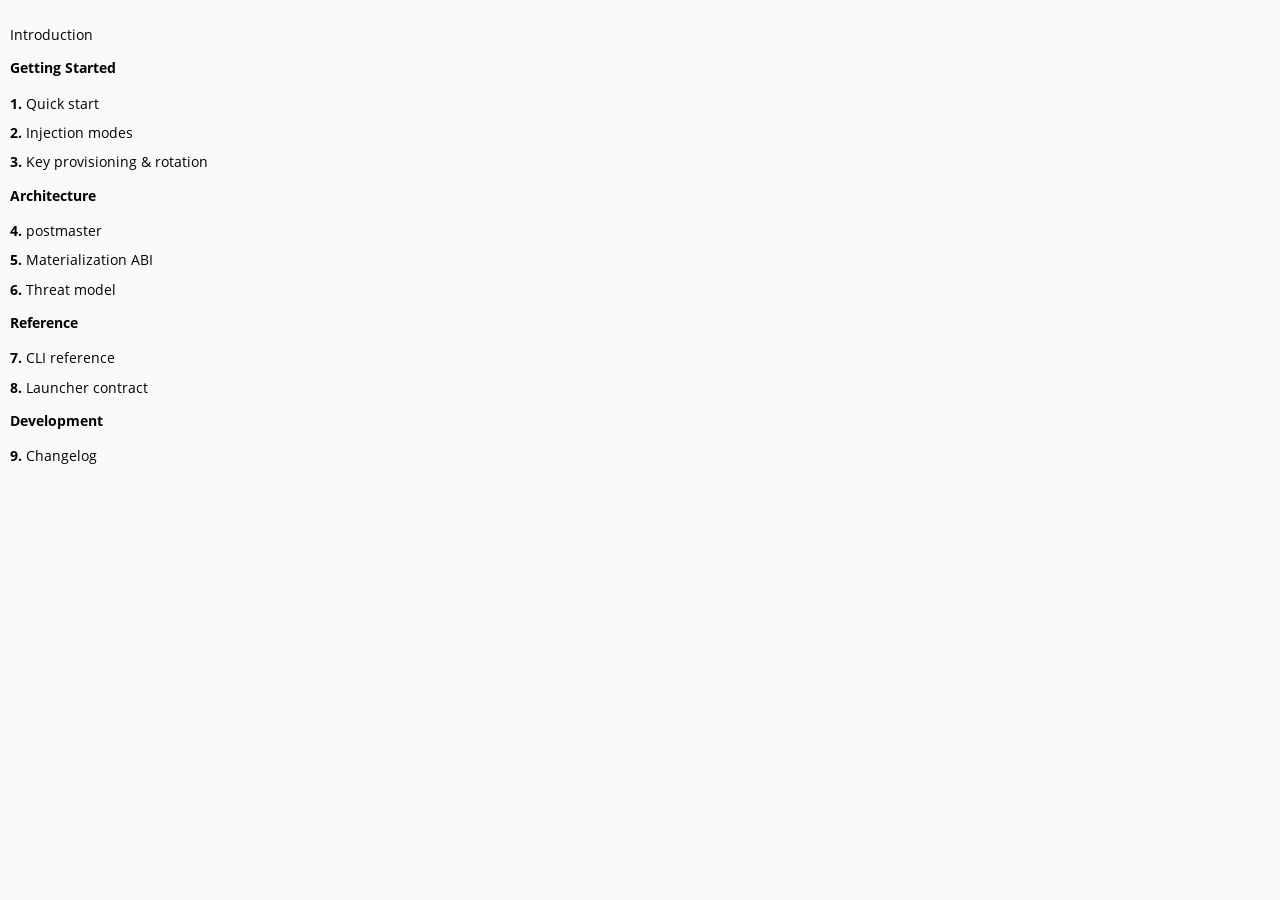
<file: toc.html>
<!DOCTYPE HTML>
<html lang="en" class="light" dir="ltr">
    <head>
        <!-- sidebar iframe generated using mdBook

        This is a frame, and not included directly in the page, to control the total size of the
        book. The TOC contains an entry for each page, so if each page includes a copy of the TOC,
        the total size of the page becomes O(n**2).

        The frame is only used as a fallback when JS is turned off. When it's on, the sidebar is
        instead added to the main page by `toc.js` instead. The JavaScript mode is better
        because, when running in a `file:///` URL, the iframed page would not be Same-Origin as
        the rest of the page, so the sidebar and the main page theme would fall out of sync.
        -->
        <meta charset="UTF-8">
        <meta name="robots" content="noindex">
        <!-- Custom HTML head -->
        <meta name="viewport" content="width=device-width, initial-scale=1">
        <meta name="theme-color" content="#ffffff">
        <link rel="stylesheet" href="css/variables-8adf115d.css">
        <link rel="stylesheet" href="css/general-0392ca55.css">
        <link rel="stylesheet" href="css/chrome-fc474251.css">
        <link rel="stylesheet" href="css/print-9e4910d8.css" media="print">
        <!-- Fonts -->
        <link rel="stylesheet" href="fonts/fonts-9644e21d.css">
        <!-- Custom theme stylesheets -->
        <link rel="stylesheet" href="mermaid-zoom-d48efa7d.css">
    </head>
    <body class="sidebar-iframe-inner">
        <ol class="chapter"><li class="chapter-item "><span class="chapter-link-wrapper"><a href="introduction.html" target="_parent">Introduction</a></span></li><li class="chapter-item "><li class="part-title">Getting Started</li></li><li class="chapter-item "><span class="chapter-link-wrapper"><a href="getting-started/quick-start.html" target="_parent"><strong aria-hidden="true">1.</strong> Quick start</a></span></li><li class="chapter-item "><span class="chapter-link-wrapper"><a href="getting-started/injection-modes.html" target="_parent"><strong aria-hidden="true">2.</strong> Injection modes</a></span></li><li class="chapter-item "><span class="chapter-link-wrapper"><a href="getting-started/key-provisioning.html" target="_parent"><strong aria-hidden="true">3.</strong> Key provisioning &amp; rotation</a></span></li><li class="chapter-item "><li class="part-title">Architecture</li></li><li class="chapter-item "><span class="chapter-link-wrapper"><a href="architecture/postmaster.html" target="_parent"><strong aria-hidden="true">4.</strong> postmaster</a></span></li><li class="chapter-item "><span class="chapter-link-wrapper"><a href="architecture/materialization-abi.html" target="_parent"><strong aria-hidden="true">5.</strong> Materialization ABI</a></span></li><li class="chapter-item "><span class="chapter-link-wrapper"><a href="architecture/threat-model.html" target="_parent"><strong aria-hidden="true">6.</strong> Threat model</a></span></li><li class="chapter-item "><li class="part-title">Reference</li></li><li class="chapter-item "><span class="chapter-link-wrapper"><a href="reference/cli.html" target="_parent"><strong aria-hidden="true">7.</strong> CLI reference</a></span></li><li class="chapter-item "><span class="chapter-link-wrapper"><a href="reference/launcher-contract.html" target="_parent"><strong aria-hidden="true">8.</strong> Launcher contract</a></span></li><li class="chapter-item "><li class="part-title">Development</li></li><li class="chapter-item "><span class="chapter-link-wrapper"><a href="changelog.html" target="_parent"><strong aria-hidden="true">9.</strong> Changelog</a></span></li></ol>
    </body>
</html>
</file>
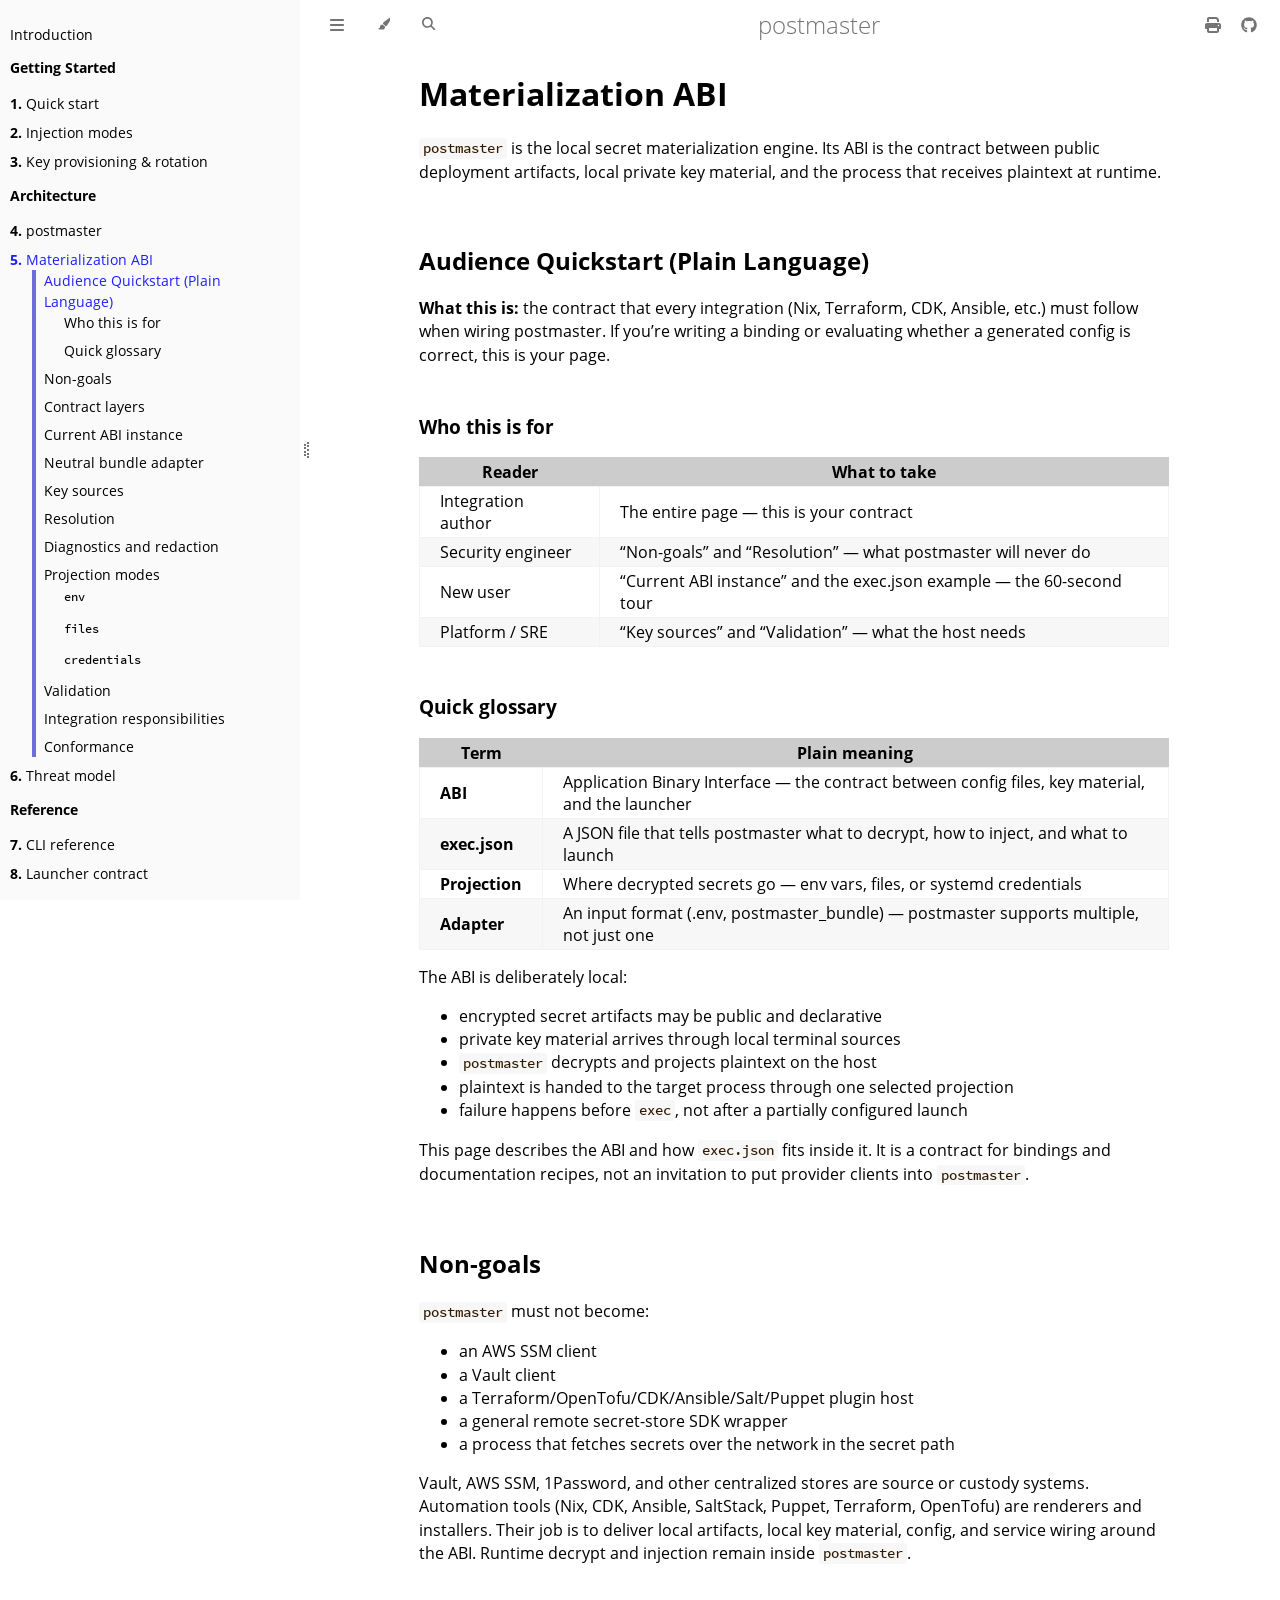
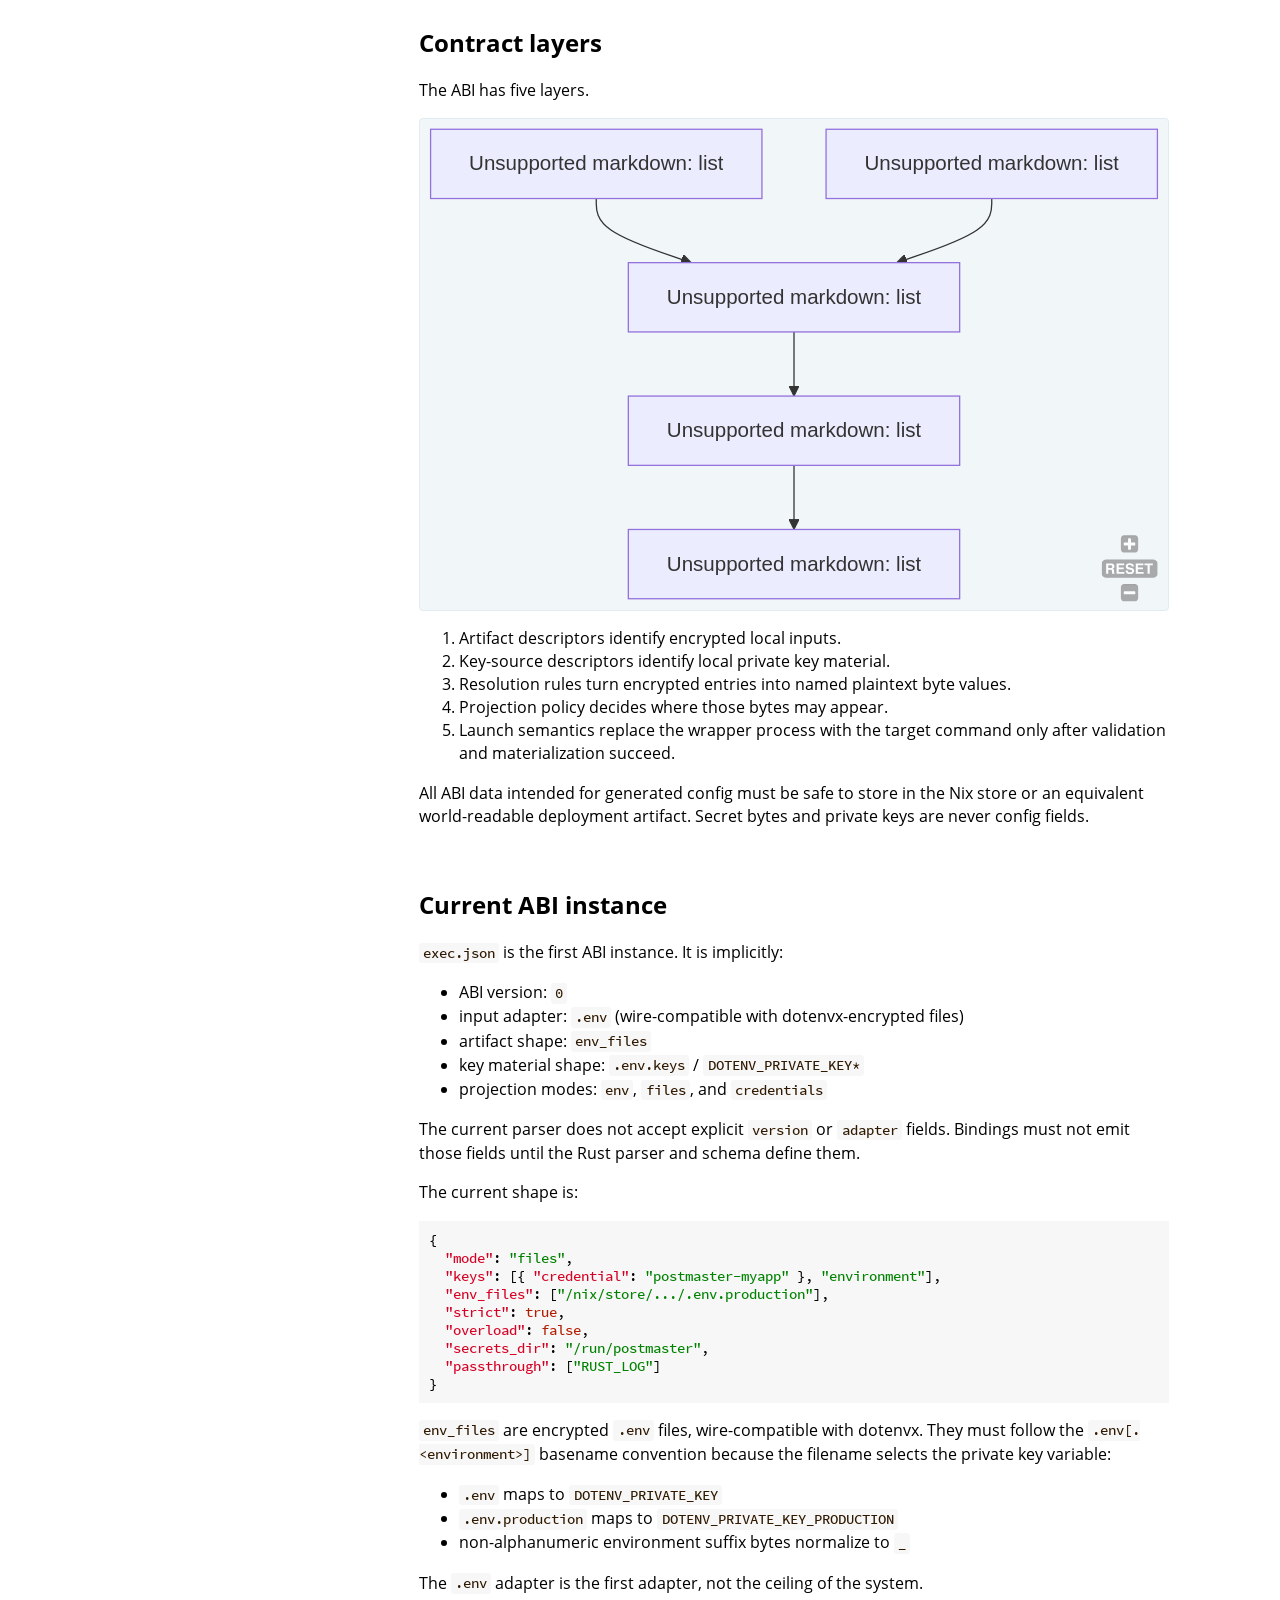
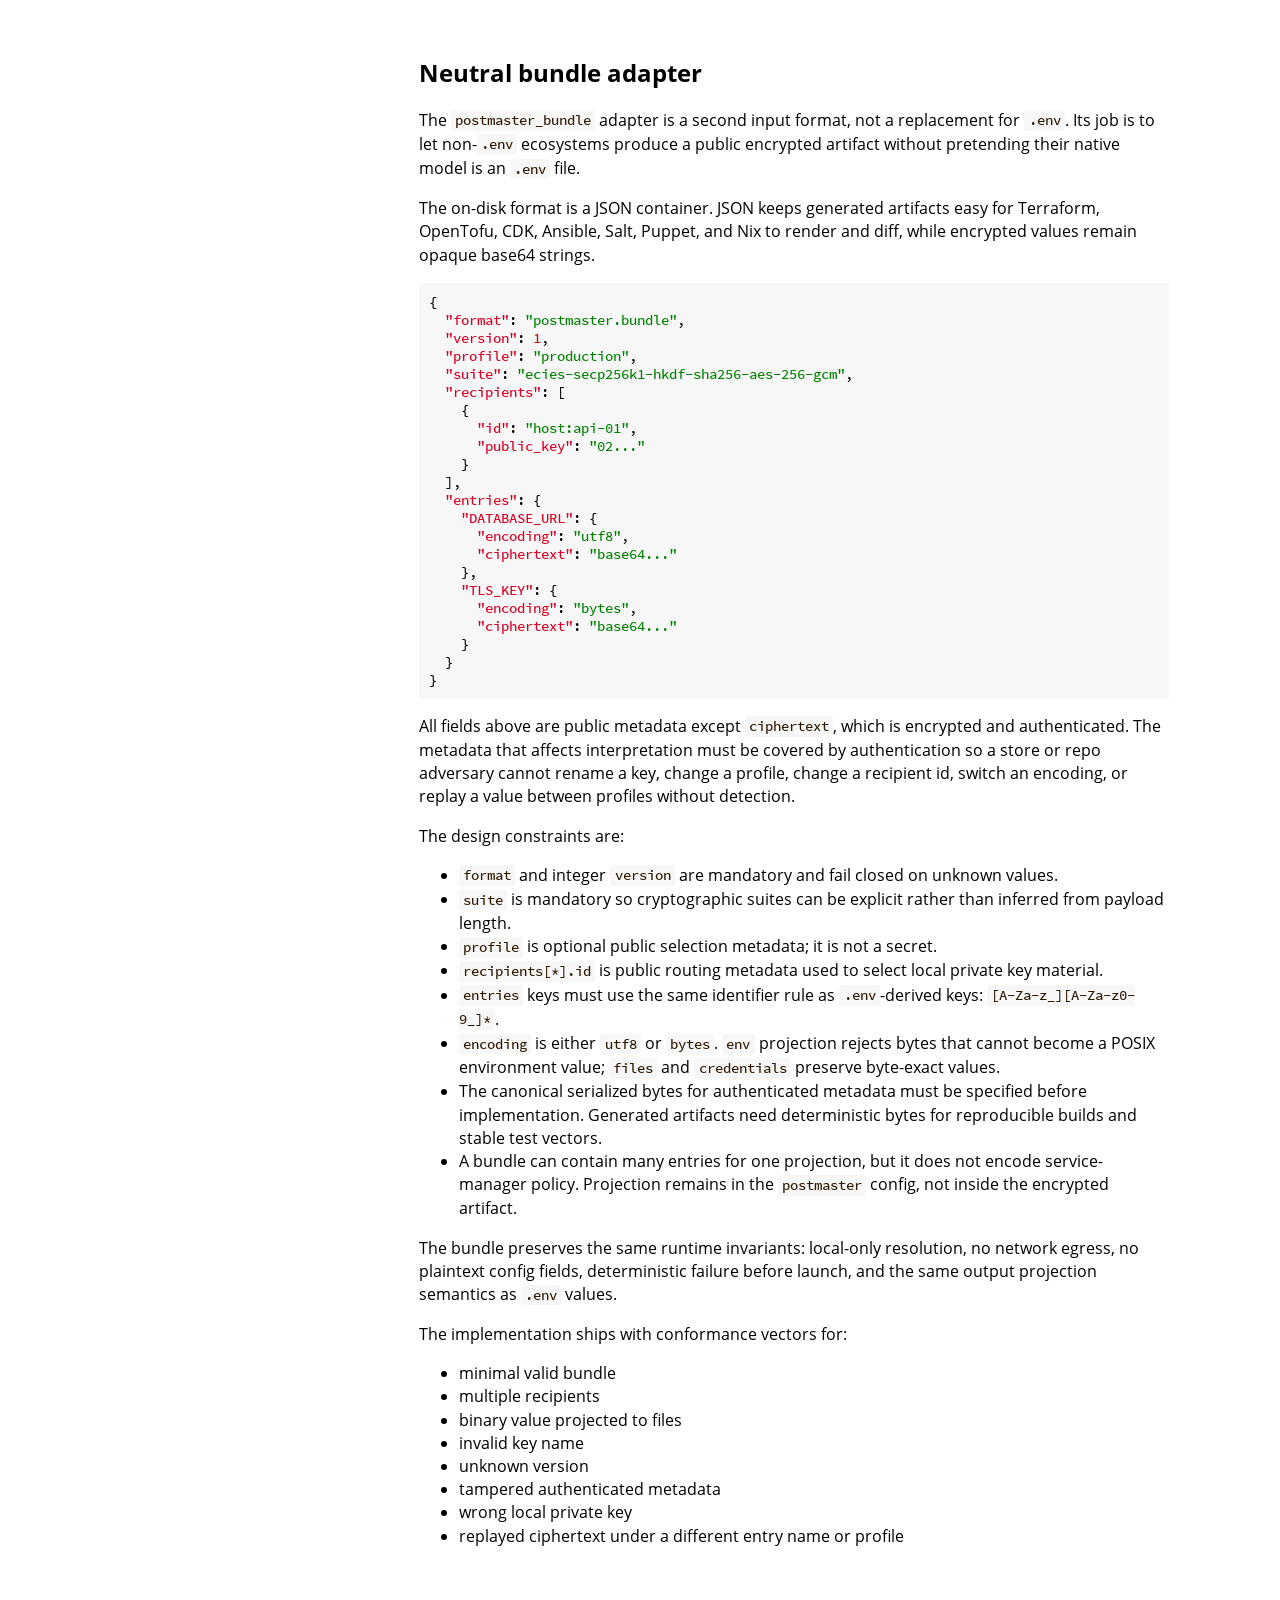
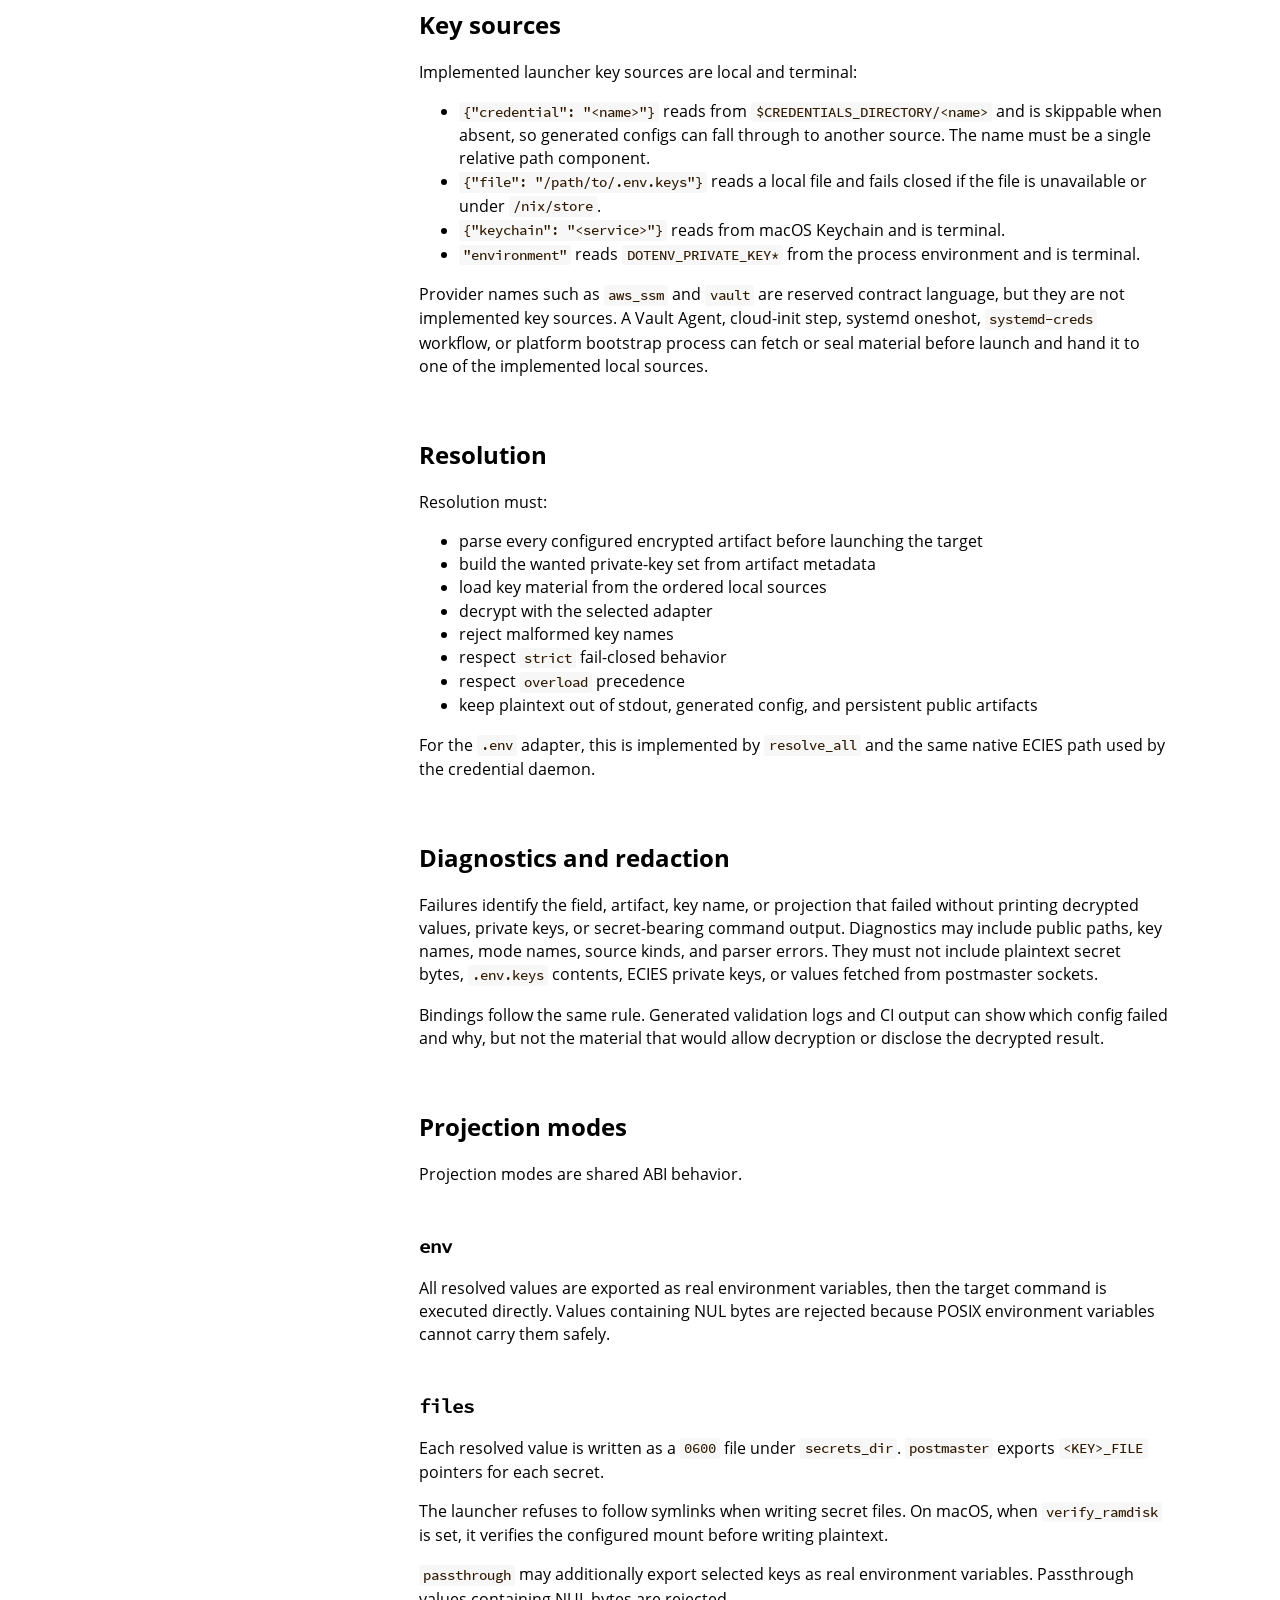
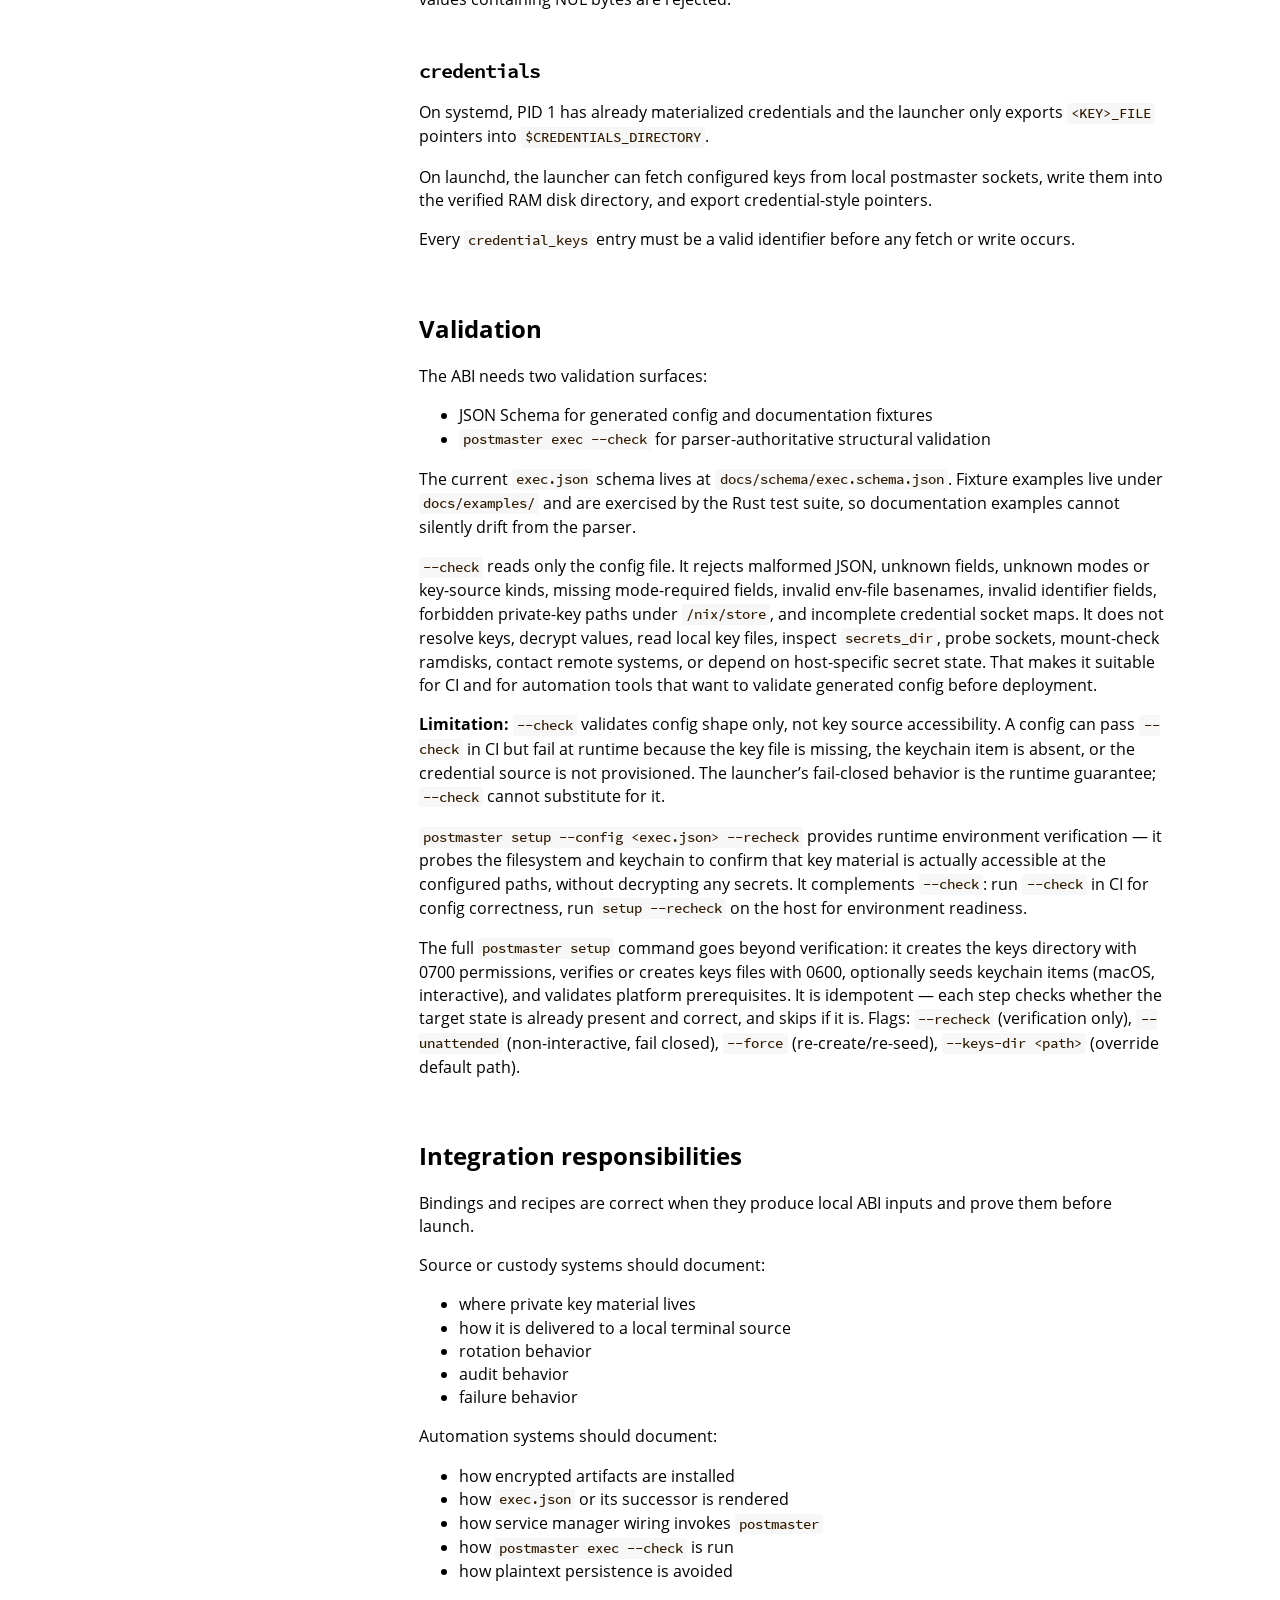
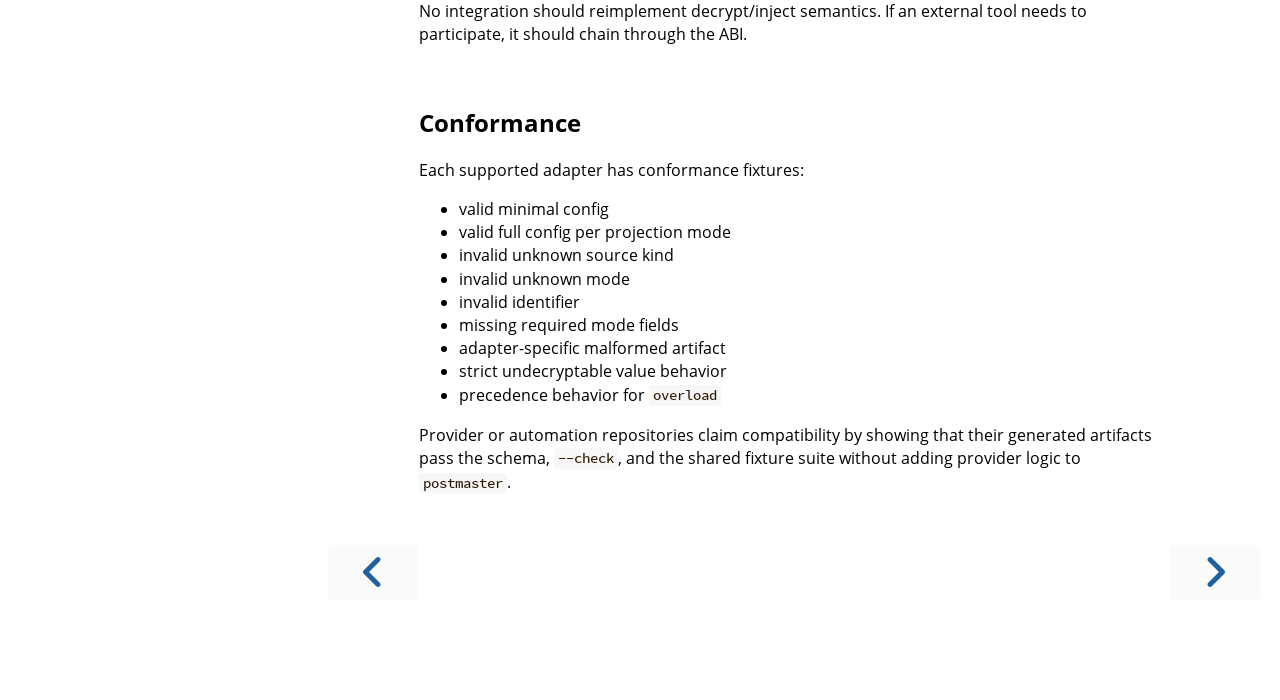
<file: architecture/materialization-abi.html>
<!DOCTYPE HTML>
<html lang="en" class="light sidebar-visible" dir="ltr">
    <head>
        <!-- Book generated using mdBook -->
        <meta charset="UTF-8">
        <title>Materialization ABI - postmaster</title>


        <!-- Custom HTML head -->

        <meta name="description" content="A standalone, format-neutral local secret materialization engine.">
        <meta name="viewport" content="width=device-width, initial-scale=1">
        <meta name="theme-color" content="#ffffff">

        <link rel="icon" href="../favicon-de23e50b.svg">
        <link rel="shortcut icon" href="../favicon-8114d1fc.png">
        <link rel="stylesheet" href="../css/variables-8adf115d.css">
        <link rel="stylesheet" href="../css/general-0392ca55.css">
        <link rel="stylesheet" href="../css/chrome-fc474251.css">
        <link rel="stylesheet" href="../css/print-9e4910d8.css" media="print">

        <!-- Fonts -->
        <link rel="stylesheet" href="../fonts/fonts-9644e21d.css">

        <!-- Highlight.js Stylesheets -->
        <link rel="stylesheet" id="mdbook-highlight-css" href="../highlight-493f70e1.css">
        <link rel="stylesheet" id="mdbook-tomorrow-night-css" href="../tomorrow-night-4c0ae647.css">
        <link rel="stylesheet" id="mdbook-ayu-highlight-css" href="../ayu-highlight-3fdfc3ac.css">

        <!-- Custom theme stylesheets -->
        <link rel="stylesheet" href="../mermaid-zoom-d48efa7d.css">


        <!-- Provide site root and default themes to javascript -->
        <script>
            const path_to_root = "../";
            const default_light_theme = "light";
            const default_dark_theme = "navy";
            window.path_to_searchindex_js = "../searchindex-c86cb699.js";
        </script>
        <!-- Start loading toc.js asap -->
        <script src="../toc-586c1afa.js"></script>
    </head>
    <body>
    <div id="mdbook-help-container">
        <div id="mdbook-help-popup">
            <h2 class="mdbook-help-title">Keyboard shortcuts</h2>
            <div>
                <p>Press <kbd>←</kbd> or <kbd>→</kbd> to navigate between chapters</p>
                <p>Press <kbd>S</kbd> or <kbd>/</kbd> to search in the book</p>
                <p>Press <kbd>?</kbd> to show this help</p>
                <p>Press <kbd>Esc</kbd> to hide this help</p>
            </div>
        </div>
    </div>
    <div id="mdbook-body-container">
        <!-- Work around some values being stored in localStorage wrapped in quotes -->
        <script>
            try {
                let theme = localStorage.getItem('mdbook-theme');
                let sidebar = localStorage.getItem('mdbook-sidebar');

                if (theme.startsWith('"') && theme.endsWith('"')) {
                    localStorage.setItem('mdbook-theme', theme.slice(1, theme.length - 1));
                }

                if (sidebar.startsWith('"') && sidebar.endsWith('"')) {
                    localStorage.setItem('mdbook-sidebar', sidebar.slice(1, sidebar.length - 1));
                }
            } catch (e) { }
        </script>

        <!-- Set the theme before any content is loaded, prevents flash -->
        <script>
            const default_theme = window.matchMedia("(prefers-color-scheme: dark)").matches ? default_dark_theme : default_light_theme;
            let theme;
            try { theme = localStorage.getItem('mdbook-theme'); } catch(e) { }
            if (theme === null || theme === undefined) { theme = default_theme; }
            const html = document.documentElement;
            html.classList.remove('light')
            html.classList.add(theme);
            html.classList.add("js");
        </script>

        <input type="checkbox" id="mdbook-sidebar-toggle-anchor" class="hidden">

        <!-- Hide / unhide sidebar before it is displayed -->
        <script>
            let sidebar = null;
            const sidebar_toggle = document.getElementById("mdbook-sidebar-toggle-anchor");
            if (document.body.clientWidth >= 1080) {
                try { sidebar = localStorage.getItem('mdbook-sidebar'); } catch(e) { }
                sidebar = sidebar || 'visible';
            } else {
                sidebar = 'hidden';
                sidebar_toggle.checked = false;
            }
            if (sidebar === 'visible') {
                sidebar_toggle.checked = true;
            } else {
                html.classList.remove('sidebar-visible');
            }
        </script>

        <nav id="mdbook-sidebar" class="sidebar" aria-label="Table of contents">
            <!-- populated by js -->
            <mdbook-sidebar-scrollbox class="sidebar-scrollbox"></mdbook-sidebar-scrollbox>
            <noscript>
                <iframe class="sidebar-iframe-outer" src="../toc.html"></iframe>
            </noscript>
            <div id="mdbook-sidebar-resize-handle" class="sidebar-resize-handle">
                <div class="sidebar-resize-indicator"></div>
            </div>
        </nav>

        <div id="mdbook-page-wrapper" class="page-wrapper">

            <div class="page">
                <div id="mdbook-menu-bar-hover-placeholder"></div>
                <div id="mdbook-menu-bar" class="menu-bar sticky">
                    <div class="left-buttons">
                        <label id="mdbook-sidebar-toggle" class="icon-button" for="mdbook-sidebar-toggle-anchor" title="Toggle Table of Contents" aria-label="Toggle Table of Contents" aria-controls="mdbook-sidebar">
                            <span class=fa-svg><svg xmlns="http://www.w3.org/2000/svg" viewBox="0 0 448 512"><!--! Font Awesome Free 6.2.0 by @fontawesome - https://fontawesome.com License - https://fontawesome.com/license/free (Icons: CC BY 4.0, Fonts: SIL OFL 1.1, Code: MIT License) Copyright 2022 Fonticons, Inc. --><path d="M0 96C0 78.3 14.3 64 32 64H416c17.7 0 32 14.3 32 32s-14.3 32-32 32H32C14.3 128 0 113.7 0 96zM0 256c0-17.7 14.3-32 32-32H416c17.7 0 32 14.3 32 32s-14.3 32-32 32H32c-17.7 0-32-14.3-32-32zM448 416c0 17.7-14.3 32-32 32H32c-17.7 0-32-14.3-32-32s14.3-32 32-32H416c17.7 0 32 14.3 32 32z"/></svg></span>
                        </label>
                        <button id="mdbook-theme-toggle" class="icon-button" type="button" title="Change theme" aria-label="Change theme" aria-haspopup="true" aria-expanded="false" aria-controls="mdbook-theme-list">
                            <span class=fa-svg><svg xmlns="http://www.w3.org/2000/svg" viewBox="0 0 576 512"><!--! Font Awesome Free 6.2.0 by @fontawesome - https://fontawesome.com License - https://fontawesome.com/license/free (Icons: CC BY 4.0, Fonts: SIL OFL 1.1, Code: MIT License) Copyright 2022 Fonticons, Inc. --><path d="M371.3 367.1c27.3-3.9 51.9-19.4 67.2-42.9L600.2 74.1c12.6-19.5 9.4-45.3-7.6-61.2S549.7-4.4 531.1 9.6L294.4 187.2c-24 18-38.2 46.1-38.4 76.1L371.3 367.1zm-19.6 25.4l-116-104.4C175.9 290.3 128 339.6 128 400c0 3.9 .2 7.8 .6 11.6c1.8 17.5-10.2 36.4-27.8 36.4H96c-17.7 0-32 14.3-32 32s14.3 32 32 32H240c61.9 0 112-50.1 112-112c0-2.5-.1-5-.2-7.5z"/></svg></span>
                        </button>
                        <ul id="mdbook-theme-list" class="theme-popup" aria-label="Themes" role="menu">
                            <li role="none"><button role="menuitem" class="theme" id="mdbook-theme-default_theme">Auto</button></li>
                            <li role="none"><button role="menuitem" class="theme" id="mdbook-theme-light">Light</button></li>
                            <li role="none"><button role="menuitem" class="theme" id="mdbook-theme-rust">Rust</button></li>
                            <li role="none"><button role="menuitem" class="theme" id="mdbook-theme-coal">Coal</button></li>
                            <li role="none"><button role="menuitem" class="theme" id="mdbook-theme-navy">Navy</button></li>
                            <li role="none"><button role="menuitem" class="theme" id="mdbook-theme-ayu">Ayu</button></li>
                        </ul>
                        <button id="mdbook-search-toggle" class="icon-button" type="button" title="Search (`/`)" aria-label="Toggle Searchbar" aria-expanded="false" aria-keyshortcuts="/ s" aria-controls="mdbook-searchbar">
                            <span class=fa-svg><svg xmlns="http://www.w3.org/2000/svg" viewBox="0 0 512 512"><!--! Font Awesome Free 6.2.0 by @fontawesome - https://fontawesome.com License - https://fontawesome.com/license/free (Icons: CC BY 4.0, Fonts: SIL OFL 1.1, Code: MIT License) Copyright 2022 Fonticons, Inc. --><path d="M416 208c0 45.9-14.9 88.3-40 122.7L502.6 457.4c12.5 12.5 12.5 32.8 0 45.3s-32.8 12.5-45.3 0L330.7 376c-34.4 25.2-76.8 40-122.7 40C93.1 416 0 322.9 0 208S93.1 0 208 0S416 93.1 416 208zM208 352c79.5 0 144-64.5 144-144s-64.5-144-144-144S64 128.5 64 208s64.5 144 144 144z"/></svg></span>
                        </button>
                    </div>

                    <h1 class="menu-title">postmaster</h1>

                    <div class="right-buttons">
                        <a href="../print.html" title="Print this book" aria-label="Print this book">
                            <span class=fa-svg id="print-button"><svg xmlns="http://www.w3.org/2000/svg" viewBox="0 0 512 512"><!--! Font Awesome Free 6.2.0 by @fontawesome - https://fontawesome.com License - https://fontawesome.com/license/free (Icons: CC BY 4.0, Fonts: SIL OFL 1.1, Code: MIT License) Copyright 2022 Fonticons, Inc. --><path d="M128 0C92.7 0 64 28.7 64 64v96h64V64H354.7L384 93.3V160h64V93.3c0-17-6.7-33.3-18.7-45.3L400 18.7C388 6.7 371.7 0 354.7 0H128zM384 352v32 64H128V384 368 352H384zm64 32h32c17.7 0 32-14.3 32-32V256c0-35.3-28.7-64-64-64H64c-35.3 0-64 28.7-64 64v96c0 17.7 14.3 32 32 32H64v64c0 35.3 28.7 64 64 64H384c35.3 0 64-28.7 64-64V384zm-16-88c-13.3 0-24-10.7-24-24s10.7-24 24-24s24 10.7 24 24s-10.7 24-24 24z"/></svg></span>
                        </a>
                        <a href="https://github.com/beardedeagle/postmaster" title="Git repository" aria-label="Git repository">
                            <span class=fa-svg><svg xmlns="http://www.w3.org/2000/svg" viewBox="0 0 496 512"><!--! Font Awesome Free 6.2.0 by @fontawesome - https://fontawesome.com License - https://fontawesome.com/license/free (Icons: CC BY 4.0, Fonts: SIL OFL 1.1, Code: MIT License) Copyright 2022 Fonticons, Inc. --><path d="M165.9 397.4c0 2-2.3 3.6-5.2 3.6-3.3.3-5.6-1.3-5.6-3.6 0-2 2.3-3.6 5.2-3.6 3-.3 5.6 1.3 5.6 3.6zm-31.1-4.5c-.7 2 1.3 4.3 4.3 4.9 2.6 1 5.6 0 6.2-2s-1.3-4.3-4.3-5.2c-2.6-.7-5.5.3-6.2 2.3zm44.2-1.7c-2.9.7-4.9 2.6-4.6 4.9.3 2 2.9 3.3 5.9 2.6 2.9-.7 4.9-2.6 4.6-4.6-.3-1.9-3-3.2-5.9-2.9zM244.8 8C106.1 8 0 113.3 0 252c0 110.9 69.8 205.8 169.5 239.2 12.8 2.3 17.3-5.6 17.3-12.1 0-6.2-.3-40.4-.3-61.4 0 0-70 15-84.7-29.8 0 0-11.4-29.1-27.8-36.6 0 0-22.9-15.7 1.6-15.4 0 0 24.9 2 38.6 25.8 21.9 38.6 58.6 27.5 72.9 20.9 2.3-16 8.8-27.1 16-33.7-55.9-6.2-112.3-14.3-112.3-110.5 0-27.5 7.6-41.3 23.6-58.9-2.6-6.5-11.1-33.3 2.6-67.9 20.9-6.5 69 27 69 27 20-5.6 41.5-8.5 62.8-8.5s42.8 2.9 62.8 8.5c0 0 48.1-33.6 69-27 13.7 34.7 5.2 61.4 2.6 67.9 16 17.7 25.8 31.5 25.8 58.9 0 96.5-58.9 104.2-114.8 110.5 9.2 7.9 17 22.9 17 46.4 0 33.7-.3 75.4-.3 83.6 0 6.5 4.6 14.4 17.3 12.1C428.2 457.8 496 362.9 496 252 496 113.3 383.5 8 244.8 8zM97.2 352.9c-1.3 1-1 3.3.7 5.2 1.6 1.6 3.9 2.3 5.2 1 1.3-1 1-3.3-.7-5.2-1.6-1.6-3.9-2.3-5.2-1zm-10.8-8.1c-.7 1.3.3 2.9 2.3 3.9 1.6 1 3.6.7 4.3-.7.7-1.3-.3-2.9-2.3-3.9-2-.6-3.6-.3-4.3.7zm32.4 35.6c-1.6 1.3-1 4.3 1.3 6.2 2.3 2.3 5.2 2.6 6.5 1 1.3-1.3.7-4.3-1.3-6.2-2.2-2.3-5.2-2.6-6.5-1zm-11.4-14.7c-1.6 1-1.6 3.6 0 5.9 1.6 2.3 4.3 3.3 5.6 2.3 1.6-1.3 1.6-3.9 0-6.2-1.4-2.3-4-3.3-5.6-2z"/></svg></span>
                        </a>

                    </div>
                </div>

                <div id="mdbook-search-wrapper" class="hidden">
                    <form id="mdbook-searchbar-outer" class="searchbar-outer">
                        <div class="search-wrapper">
                            <input type="search" id="mdbook-searchbar" name="searchbar" placeholder="Search this book ..." aria-controls="mdbook-searchresults-outer" aria-describedby="searchresults-header">
                            <div class="spinner-wrapper">
                                <span class=fa-svg id="fa-spin"><svg xmlns="http://www.w3.org/2000/svg" viewBox="0 0 512 512"><!--! Font Awesome Free 6.2.0 by @fontawesome - https://fontawesome.com License - https://fontawesome.com/license/free (Icons: CC BY 4.0, Fonts: SIL OFL 1.1, Code: MIT License) Copyright 2022 Fonticons, Inc. --><path d="M304 48c0-26.5-21.5-48-48-48s-48 21.5-48 48s21.5 48 48 48s48-21.5 48-48zm0 416c0-26.5-21.5-48-48-48s-48 21.5-48 48s21.5 48 48 48s48-21.5 48-48zM48 304c26.5 0 48-21.5 48-48s-21.5-48-48-48s-48 21.5-48 48s21.5 48 48 48zm464-48c0-26.5-21.5-48-48-48s-48 21.5-48 48s21.5 48 48 48s48-21.5 48-48zM142.9 437c18.7-18.7 18.7-49.1 0-67.9s-49.1-18.7-67.9 0s-18.7 49.1 0 67.9s49.1 18.7 67.9 0zm0-294.2c18.7-18.7 18.7-49.1 0-67.9S93.7 56.2 75 75s-18.7 49.1 0 67.9s49.1 18.7 67.9 0zM369.1 437c18.7 18.7 49.1 18.7 67.9 0s18.7-49.1 0-67.9s-49.1-18.7-67.9 0s-18.7 49.1 0 67.9z"/></svg></span>
                            </div>
                        </div>
                    </form>
                    <div id="mdbook-searchresults-outer" class="searchresults-outer hidden">
                        <div id="mdbook-searchresults-header" class="searchresults-header"></div>
                        <ul id="mdbook-searchresults">
                        </ul>
                    </div>
                </div>

                <!-- Apply ARIA attributes after the sidebar and the sidebar toggle button are added to the DOM -->
                <script>
                    document.getElementById('mdbook-sidebar-toggle').setAttribute('aria-expanded', sidebar === 'visible');
                    document.getElementById('mdbook-sidebar').setAttribute('aria-hidden', sidebar !== 'visible');
                    Array.from(document.querySelectorAll('#mdbook-sidebar a')).forEach(function(link) {
                        link.setAttribute('tabIndex', sidebar === 'visible' ? 0 : -1);
                    });
                </script>

                <div id="mdbook-content" class="content">
                    <main>
                        <h1 id="materialization-abi"><a class="header" href="#materialization-abi">Materialization ABI</a></h1>
<p><code>postmaster</code> is the local secret materialization engine. Its ABI is the
contract between public deployment artifacts, local private key material,
and the process that receives plaintext at runtime.</p>
<h2 id="audience-quickstart-plain-language"><a class="header" href="#audience-quickstart-plain-language">Audience Quickstart (Plain Language)</a></h2>
<p><strong>What this is:</strong> the contract that every integration (Nix, Terraform,
CDK, Ansible, etc.) must follow when wiring postmaster. If you’re writing
a binding or evaluating whether a generated config is correct, this is
your page.</p>
<h3 id="who-this-is-for"><a class="header" href="#who-this-is-for">Who this is for</a></h3>
<div class="table-wrapper">
<table>
<thead>
<tr><th>Reader</th><th>What to take</th></tr>
</thead>
<tbody>
<tr><td>Integration author</td><td>The entire page — this is your contract</td></tr>
<tr><td>Security engineer</td><td>“Non-goals” and “Resolution” — what postmaster will never do</td></tr>
<tr><td>New user</td><td>“Current ABI instance” and the exec.json example — the 60-second tour</td></tr>
<tr><td>Platform / SRE</td><td>“Key sources” and “Validation” — what the host needs</td></tr>
</tbody>
</table>
</div>
<h3 id="quick-glossary"><a class="header" href="#quick-glossary">Quick glossary</a></h3>
<div class="table-wrapper">
<table>
<thead>
<tr><th>Term</th><th>Plain meaning</th></tr>
</thead>
<tbody>
<tr><td><strong>ABI</strong></td><td>Application Binary Interface — the contract between config files, key material, and the launcher</td></tr>
<tr><td><strong>exec.json</strong></td><td>A JSON file that tells postmaster what to decrypt, how to inject, and what to launch</td></tr>
<tr><td><strong>Projection</strong></td><td>Where decrypted secrets go — env vars, files, or systemd credentials</td></tr>
<tr><td><strong>Adapter</strong></td><td>An input format (.env, postmaster_bundle) — postmaster supports multiple, not just one</td></tr>
</tbody>
</table>
</div>
<p>The ABI is deliberately local:</p>
<ul>
<li>encrypted secret artifacts may be public and declarative</li>
<li>private key material arrives through local terminal sources</li>
<li><code>postmaster</code> decrypts and projects plaintext on the host</li>
<li>plaintext is handed to the target process through one selected projection</li>
<li>failure happens before <code>exec</code>, not after a partially configured launch</li>
</ul>
<p>This page describes the ABI and how <code>exec.json</code> fits inside it. It is a
contract for bindings and documentation recipes, not an invitation to put
provider clients into <code>postmaster</code>.</p>
<h2 id="non-goals"><a class="header" href="#non-goals">Non-goals</a></h2>
<p><code>postmaster</code> must not become:</p>
<ul>
<li>an AWS SSM client</li>
<li>a Vault client</li>
<li>a Terraform/OpenTofu/CDK/Ansible/Salt/Puppet plugin host</li>
<li>a general remote secret-store SDK wrapper</li>
<li>a process that fetches secrets over the network in the secret path</li>
</ul>
<p>Vault, AWS SSM, 1Password, and other centralized stores are source or
custody systems. Automation tools (Nix, CDK, Ansible, SaltStack, Puppet,
Terraform, OpenTofu) are renderers and installers. Their job is to deliver
local artifacts, local key material, config, and service wiring around the
ABI. Runtime decrypt and injection remain inside <code>postmaster</code>.</p>
<h2 id="contract-layers"><a class="header" href="#contract-layers">Contract layers</a></h2>
<p>The ABI has five layers.</p>
<pre class="mermaid">flowchart TD
    art["1. Artifact descriptors\nidentify encrypted local inputs"]
    key["2. Key-source descriptors\nidentify local private key material"]
    res["3. Resolution rules\nturn encrypted entries into plaintext"]
    proj["4. Projection policy\ndecides where bytes appear"]
    launch["5. Launch semantics\nexecvp replaces postmaster with target"]

    art --&gt; res
    key --&gt; res
    res --&gt; proj
    proj --&gt; launch
</pre>

<ol>
<li>Artifact descriptors identify encrypted local inputs.</li>
<li>Key-source descriptors identify local private key material.</li>
<li>Resolution rules turn encrypted entries into named plaintext byte values.</li>
<li>Projection policy decides where those bytes may appear.</li>
<li>Launch semantics replace the wrapper process with the target command only
after validation and materialization succeed.</li>
</ol>
<p>All ABI data intended for generated config must be safe to store in the Nix
store or an equivalent world-readable deployment artifact. Secret bytes and
private keys are never config fields.</p>
<h2 id="current-abi-instance"><a class="header" href="#current-abi-instance">Current ABI instance</a></h2>
<p><code>exec.json</code> is the first ABI instance. It is implicitly:</p>
<ul>
<li>ABI version: <code>0</code></li>
<li>input adapter: <code>.env</code> (wire-compatible with dotenvx-encrypted files)</li>
<li>artifact shape: <code>env_files</code></li>
<li>key material shape: <code>.env.keys</code> / <code>DOTENV_PRIVATE_KEY*</code></li>
<li>projection modes: <code>env</code>, <code>files</code>, and <code>credentials</code></li>
</ul>
<p>The current parser does not accept explicit <code>version</code> or <code>adapter</code> fields.
Bindings must not emit those fields until the Rust parser and schema define
them.</p>
<p>The current shape is:</p>
<pre><code class="language-json">{
  "mode": "files",
  "keys": [{ "credential": "postmaster-myapp" }, "environment"],
  "env_files": ["/nix/store/.../.env.production"],
  "strict": true,
  "overload": false,
  "secrets_dir": "/run/postmaster",
  "passthrough": ["RUST_LOG"]
}
</code></pre>
<p><code>env_files</code> are encrypted <code>.env</code> files, wire-compatible with dotenvx. They
must follow the <code>.env[.&lt;environment&gt;]</code> basename convention because the
filename selects the private key variable:</p>
<ul>
<li><code>.env</code> maps to <code>DOTENV_PRIVATE_KEY</code></li>
<li><code>.env.production</code> maps to <code>DOTENV_PRIVATE_KEY_PRODUCTION</code></li>
<li>non-alphanumeric environment suffix bytes normalize to <code>_</code></li>
</ul>
<p>The <code>.env</code> adapter is the first adapter, not the ceiling of the system.</p>
<h2 id="neutral-bundle-adapter"><a class="header" href="#neutral-bundle-adapter">Neutral bundle adapter</a></h2>
<p>The <code>postmaster_bundle</code> adapter is a second input format, not a replacement
for <code>.env</code>. Its job is to let non-<code>.env</code> ecosystems produce a public
encrypted artifact without pretending their native model is an <code>.env</code> file.</p>
<p>The on-disk format is a JSON container. JSON keeps generated artifacts easy
for Terraform, OpenTofu, CDK, Ansible, Salt, Puppet, and Nix to render and
diff, while encrypted values remain opaque base64 strings.</p>
<pre><code class="language-json">{
  "format": "postmaster.bundle",
  "version": 1,
  "profile": "production",
  "suite": "ecies-secp256k1-hkdf-sha256-aes-256-gcm",
  "recipients": [
    {
      "id": "host:api-01",
      "public_key": "02..."
    }
  ],
  "entries": {
    "DATABASE_URL": {
      "encoding": "utf8",
      "ciphertext": "base64..."
    },
    "TLS_KEY": {
      "encoding": "bytes",
      "ciphertext": "base64..."
    }
  }
}
</code></pre>
<p>All fields above are public metadata except <code>ciphertext</code>, which is encrypted
and authenticated. The metadata that affects interpretation must be covered
by authentication so a store or repo adversary cannot rename a key, change a
profile, change a recipient id, switch an encoding, or replay a value between
profiles without detection.</p>
<p>The design constraints are:</p>
<ul>
<li><code>format</code> and integer <code>version</code> are mandatory and fail closed on unknown
values.</li>
<li><code>suite</code> is mandatory so cryptographic suites can be explicit rather
than inferred from payload length.</li>
<li><code>profile</code> is optional public selection metadata; it is not a secret.</li>
<li><code>recipients[*].id</code> is public routing metadata used to select local private
key material.</li>
<li><code>entries</code> keys must use the same identifier rule as <code>.env</code>-derived keys:
<code>[A-Za-z_][A-Za-z0-9_]*</code>.</li>
<li><code>encoding</code> is either <code>utf8</code> or <code>bytes</code>. <code>env</code> projection rejects bytes that
cannot become a POSIX environment value; <code>files</code> and <code>credentials</code> preserve
byte-exact values.</li>
<li>The canonical serialized bytes for authenticated metadata must be specified
before implementation. Generated artifacts need deterministic bytes for
reproducible builds and stable test vectors.</li>
<li>A bundle can contain many entries for one projection, but it does not
encode service-manager policy. Projection remains in the <code>postmaster</code>
config, not inside the encrypted artifact.</li>
</ul>
<p>The bundle preserves the same runtime invariants: local-only resolution,
no network egress, no plaintext config fields, deterministic failure before
launch, and the same output projection semantics as <code>.env</code> values.</p>
<p>The implementation ships with conformance vectors for:</p>
<ul>
<li>minimal valid bundle</li>
<li>multiple recipients</li>
<li>binary value projected to files</li>
<li>invalid key name</li>
<li>unknown version</li>
<li>tampered authenticated metadata</li>
<li>wrong local private key</li>
<li>replayed ciphertext under a different entry name or profile</li>
</ul>
<h2 id="key-sources"><a class="header" href="#key-sources">Key sources</a></h2>
<p>Implemented launcher key sources are local and terminal:</p>
<ul>
<li><code>{"credential": "&lt;name&gt;"}</code> reads from <code>$CREDENTIALS_DIRECTORY/&lt;name&gt;</code> and
is skippable when absent, so generated configs can fall through to another
source. The name must be a single relative path component.</li>
<li><code>{"file": "/path/to/.env.keys"}</code> reads a local file and fails closed if the
file is unavailable or under <code>/nix/store</code>.</li>
<li><code>{"keychain": "&lt;service&gt;"}</code> reads from macOS Keychain and is terminal.</li>
<li><code>"environment"</code> reads <code>DOTENV_PRIVATE_KEY*</code> from the process environment
and is terminal.</li>
</ul>
<p>Provider names such as <code>aws_ssm</code> and <code>vault</code> are reserved contract language,
but they are not implemented key sources. A Vault Agent, cloud-init step,
systemd oneshot, <code>systemd-creds</code> workflow, or platform bootstrap process can
fetch or seal material before launch and hand it to one of the implemented
local sources.</p>
<h2 id="resolution"><a class="header" href="#resolution">Resolution</a></h2>
<p>Resolution must:</p>
<ul>
<li>parse every configured encrypted artifact before launching the target</li>
<li>build the wanted private-key set from artifact metadata</li>
<li>load key material from the ordered local sources</li>
<li>decrypt with the selected adapter</li>
<li>reject malformed key names</li>
<li>respect <code>strict</code> fail-closed behavior</li>
<li>respect <code>overload</code> precedence</li>
<li>keep plaintext out of stdout, generated config, and persistent public
artifacts</li>
</ul>
<p>For the <code>.env</code> adapter, this is implemented by <code>resolve_all</code> and the same
native ECIES path used by the credential daemon.</p>
<h2 id="diagnostics-and-redaction"><a class="header" href="#diagnostics-and-redaction">Diagnostics and redaction</a></h2>
<p>Failures identify the field, artifact, key name, or projection that failed
without printing decrypted values, private keys, or secret-bearing command
output. Diagnostics may include public paths, key names, mode names, source
kinds, and parser errors. They must not include plaintext secret bytes,
<code>.env.keys</code> contents, ECIES private keys, or values fetched from postmaster
sockets.</p>
<p>Bindings follow the same rule. Generated validation logs and CI output can
show which config failed and why, but not the material that would allow
decryption or disclose the decrypted result.</p>
<h2 id="projection-modes"><a class="header" href="#projection-modes">Projection modes</a></h2>
<p>Projection modes are shared ABI behavior.</p>
<h3 id="env"><a class="header" href="#env"><code>env</code></a></h3>
<p>All resolved values are exported as real environment variables, then the
target command is executed directly. Values containing NUL bytes are rejected
because POSIX environment variables cannot carry them safely.</p>
<h3 id="files"><a class="header" href="#files"><code>files</code></a></h3>
<p>Each resolved value is written as a <code>0600</code> file under <code>secrets_dir</code>.
<code>postmaster</code> exports <code>&lt;KEY&gt;_FILE</code> pointers for each secret.</p>
<p>The launcher refuses to follow symlinks when writing secret files. On macOS,
when <code>verify_ramdisk</code> is set, it verifies the configured mount before writing
plaintext.</p>
<p><code>passthrough</code> may additionally export selected keys as real environment
variables. Passthrough values containing NUL bytes are rejected.</p>
<h3 id="credentials"><a class="header" href="#credentials"><code>credentials</code></a></h3>
<p>On systemd, PID 1 has already materialized credentials and the launcher only
exports <code>&lt;KEY&gt;_FILE</code> pointers into <code>$CREDENTIALS_DIRECTORY</code>.</p>
<p>On launchd, the launcher can fetch configured keys from local postmaster
sockets, write them into the verified RAM disk directory, and export
credential-style pointers.</p>
<p>Every <code>credential_keys</code> entry must be a valid identifier before any fetch or
write occurs.</p>
<h2 id="validation"><a class="header" href="#validation">Validation</a></h2>
<p>The ABI needs two validation surfaces:</p>
<ul>
<li>JSON Schema for generated config and documentation fixtures</li>
<li><code>postmaster exec --check</code> for parser-authoritative structural validation</li>
</ul>
<p>The current <code>exec.json</code> schema lives at <code>docs/schema/exec.schema.json</code>.
Fixture examples live under <code>docs/examples/</code> and are exercised by the Rust
test suite, so documentation examples cannot silently drift from the parser.</p>
<p><code>--check</code> reads only the config file. It rejects malformed JSON, unknown
fields, unknown modes or key-source kinds, missing mode-required fields,
invalid env-file basenames, invalid identifier fields, forbidden
private-key paths under <code>/nix/store</code>, and incomplete credential socket maps.
It does not resolve keys, decrypt values, read local key files, inspect
<code>secrets_dir</code>, probe sockets, mount-check ramdisks, contact remote systems, or
depend on host-specific secret state. That makes it suitable for CI and for
automation tools that want to validate generated config before deployment.</p>
<p><strong>Limitation:</strong> <code>--check</code> validates config shape only, not key source
accessibility. A config can pass <code>--check</code> in CI but fail at runtime because
the key file is missing, the keychain item is absent, or the credential
source is not provisioned. The launcher’s fail-closed behavior is the
runtime guarantee; <code>--check</code> cannot substitute for it.</p>
<p><code>postmaster setup --config &lt;exec.json&gt; --recheck</code> provides runtime
environment verification — it probes the filesystem and keychain to
confirm that key material is actually accessible at the configured paths,
without decrypting any secrets. It complements <code>--check</code>: run <code>--check</code>
in CI for config correctness, run <code>setup --recheck</code> on the host for
environment readiness.</p>
<p>The full <code>postmaster setup</code> command goes beyond verification: it
creates the keys directory with 0700 permissions, verifies or creates
keys files with 0600, optionally seeds keychain items (macOS, interactive),
and validates platform prerequisites. It is idempotent — each step checks
whether the target state is already present and correct, and skips if it
is. Flags: <code>--recheck</code> (verification only), <code>--unattended</code> (non-interactive,
fail closed), <code>--force</code> (re-create/re-seed), <code>--keys-dir &lt;path&gt;</code> (override
default path).</p>
<h2 id="integration-responsibilities"><a class="header" href="#integration-responsibilities">Integration responsibilities</a></h2>
<p>Bindings and recipes are correct when they produce local ABI inputs and prove
them before launch.</p>
<p>Source or custody systems should document:</p>
<ul>
<li>where private key material lives</li>
<li>how it is delivered to a local terminal source</li>
<li>rotation behavior</li>
<li>audit behavior</li>
<li>failure behavior</li>
</ul>
<p>Automation systems should document:</p>
<ul>
<li>how encrypted artifacts are installed</li>
<li>how <code>exec.json</code> or its successor is rendered</li>
<li>how service manager wiring invokes <code>postmaster</code></li>
<li>how <code>postmaster exec --check</code> is run</li>
<li>how plaintext persistence is avoided</li>
</ul>
<p>No integration should reimplement decrypt/inject semantics. If an external
tool needs to participate, it should chain through the ABI.</p>
<h2 id="conformance"><a class="header" href="#conformance">Conformance</a></h2>
<p>Each supported adapter has conformance fixtures:</p>
<ul>
<li>valid minimal config</li>
<li>valid full config per projection mode</li>
<li>invalid unknown source kind</li>
<li>invalid unknown mode</li>
<li>invalid identifier</li>
<li>missing required mode fields</li>
<li>adapter-specific malformed artifact</li>
<li>strict undecryptable value behavior</li>
<li>precedence behavior for <code>overload</code></li>
</ul>
<p>Provider or automation repositories claim compatibility by showing that
their generated artifacts pass the schema, <code>--check</code>, and the shared fixture
suite without adding provider logic to <code>postmaster</code>.</p>

                    </main>

                    <nav class="nav-wrapper" aria-label="Page navigation">
                        <!-- Mobile navigation buttons -->
                            <a rel="prev" href="../architecture/postmaster.html" class="mobile-nav-chapters previous" title="Previous chapter" aria-label="Previous chapter" aria-keyshortcuts="Left">
                                <span class=fa-svg><svg xmlns="http://www.w3.org/2000/svg" viewBox="0 0 320 512"><!--! Font Awesome Free 6.2.0 by @fontawesome - https://fontawesome.com License - https://fontawesome.com/license/free (Icons: CC BY 4.0, Fonts: SIL OFL 1.1, Code: MIT License) Copyright 2022 Fonticons, Inc. --><path d="M41.4 233.4c-12.5 12.5-12.5 32.8 0 45.3l160 160c12.5 12.5 32.8 12.5 45.3 0s12.5-32.8 0-45.3L109.3 256 246.6 118.6c12.5-12.5 12.5-32.8 0-45.3s-32.8-12.5-45.3 0l-160 160z"/></svg></span>
                            </a>

                            <a rel="next prefetch" href="../architecture/threat-model.html" class="mobile-nav-chapters next" title="Next chapter" aria-label="Next chapter" aria-keyshortcuts="Right">
                                <span class=fa-svg><svg xmlns="http://www.w3.org/2000/svg" viewBox="0 0 320 512"><!--! Font Awesome Free 6.2.0 by @fontawesome - https://fontawesome.com License - https://fontawesome.com/license/free (Icons: CC BY 4.0, Fonts: SIL OFL 1.1, Code: MIT License) Copyright 2022 Fonticons, Inc. --><path d="M278.6 233.4c12.5 12.5 12.5 32.8 0 45.3l-160 160c-12.5 12.5-32.8 12.5-45.3 0s-12.5-32.8 0-45.3L210.7 256 73.4 118.6c-12.5-12.5-12.5-32.8 0-45.3s32.8-12.5 45.3 0l160 160z"/></svg></span>
                            </a>

                        <div style="clear: both"></div>
                    </nav>
                </div>
            </div>

            <nav class="nav-wide-wrapper" aria-label="Page navigation">
                    <a rel="prev" href="../architecture/postmaster.html" class="nav-chapters previous" title="Previous chapter" aria-label="Previous chapter" aria-keyshortcuts="Left">
                        <span class=fa-svg><svg xmlns="http://www.w3.org/2000/svg" viewBox="0 0 320 512"><!--! Font Awesome Free 6.2.0 by @fontawesome - https://fontawesome.com License - https://fontawesome.com/license/free (Icons: CC BY 4.0, Fonts: SIL OFL 1.1, Code: MIT License) Copyright 2022 Fonticons, Inc. --><path d="M41.4 233.4c-12.5 12.5-12.5 32.8 0 45.3l160 160c12.5 12.5 32.8 12.5 45.3 0s12.5-32.8 0-45.3L109.3 256 246.6 118.6c12.5-12.5 12.5-32.8 0-45.3s-32.8-12.5-45.3 0l-160 160z"/></svg></span>
                    </a>

                    <a rel="next prefetch" href="../architecture/threat-model.html" class="nav-chapters next" title="Next chapter" aria-label="Next chapter" aria-keyshortcuts="Right">
                        <span class=fa-svg><svg xmlns="http://www.w3.org/2000/svg" viewBox="0 0 320 512"><!--! Font Awesome Free 6.2.0 by @fontawesome - https://fontawesome.com License - https://fontawesome.com/license/free (Icons: CC BY 4.0, Fonts: SIL OFL 1.1, Code: MIT License) Copyright 2022 Fonticons, Inc. --><path d="M278.6 233.4c12.5 12.5 12.5 32.8 0 45.3l-160 160c-12.5 12.5-32.8 12.5-45.3 0s-12.5-32.8 0-45.3L210.7 256 73.4 118.6c-12.5-12.5-12.5-32.8 0-45.3s32.8-12.5 45.3 0l160 160z"/></svg></span>
                    </a>
            </nav>

        </div>

        <template id=fa-eye><span class=fa-svg><svg xmlns="http://www.w3.org/2000/svg" viewBox="0 0 576 512"><!--! Font Awesome Free 6.2.0 by @fontawesome - https://fontawesome.com License - https://fontawesome.com/license/free (Icons: CC BY 4.0, Fonts: SIL OFL 1.1, Code: MIT License) Copyright 2022 Fonticons, Inc. --><path d="M288 32c-80.8 0-145.5 36.8-192.6 80.6C48.6 156 17.3 208 2.5 243.7c-3.3 7.9-3.3 16.7 0 24.6C17.3 304 48.6 356 95.4 399.4C142.5 443.2 207.2 480 288 480s145.5-36.8 192.6-80.6c46.8-43.5 78.1-95.4 93-131.1c3.3-7.9 3.3-16.7 0-24.6c-14.9-35.7-46.2-87.7-93-131.1C433.5 68.8 368.8 32 288 32zM432 256c0 79.5-64.5 144-144 144s-144-64.5-144-144s64.5-144 144-144s144 64.5 144 144zM288 192c0 35.3-28.7 64-64 64c-11.5 0-22.3-3-31.6-8.4c-.2 2.8-.4 5.5-.4 8.4c0 53 43 96 96 96s96-43 96-96s-43-96-96-96c-2.8 0-5.6 .1-8.4 .4c5.3 9.3 8.4 20.1 8.4 31.6z"/></svg></span></template>
        <template id=fa-eye-slash><span class=fa-svg><svg xmlns="http://www.w3.org/2000/svg" viewBox="0 0 640 512"><!--! Font Awesome Free 6.2.0 by @fontawesome - https://fontawesome.com License - https://fontawesome.com/license/free (Icons: CC BY 4.0, Fonts: SIL OFL 1.1, Code: MIT License) Copyright 2022 Fonticons, Inc. --><path d="M38.8 5.1C28.4-3.1 13.3-1.2 5.1 9.2S-1.2 34.7 9.2 42.9l592 464c10.4 8.2 25.5 6.3 33.7-4.1s6.3-25.5-4.1-33.7L525.6 386.7c39.6-40.6 66.4-86.1 79.9-118.4c3.3-7.9 3.3-16.7 0-24.6c-14.9-35.7-46.2-87.7-93-131.1C465.5 68.8 400.8 32 320 32c-68.2 0-125 26.3-169.3 60.8L38.8 5.1zM223.1 149.5C248.6 126.2 282.7 112 320 112c79.5 0 144 64.5 144 144c0 24.9-6.3 48.3-17.4 68.7L408 294.5c5.2-11.8 8-24.8 8-38.5c0-53-43-96-96-96c-2.8 0-5.6 .1-8.4 .4c5.3 9.3 8.4 20.1 8.4 31.6c0 10.2-2.4 19.8-6.6 28.3l-90.3-70.8zm223.1 298L373 389.9c-16.4 6.5-34.3 10.1-53 10.1c-79.5 0-144-64.5-144-144c0-6.9 .5-13.6 1.4-20.2L83.1 161.5C60.3 191.2 44 220.8 34.5 243.7c-3.3 7.9-3.3 16.7 0 24.6c14.9 35.7 46.2 87.7 93 131.1C174.5 443.2 239.2 480 320 480c47.8 0 89.9-12.9 126.2-32.5z"/></svg></span></template>
        <template id=fa-copy><span class=fa-svg><svg xmlns="http://www.w3.org/2000/svg" viewBox="0 0 512 512"><!--! Font Awesome Free 6.2.0 by @fontawesome - https://fontawesome.com License - https://fontawesome.com/license/free (Icons: CC BY 4.0, Fonts: SIL OFL 1.1, Code: MIT License) Copyright 2022 Fonticons, Inc. --><path d="M502.6 70.63l-61.25-61.25C435.4 3.371 427.2 0 418.7 0H255.1c-35.35 0-64 28.66-64 64l.0195 256C192 355.4 220.7 384 256 384h192c35.2 0 64-28.8 64-64V93.25C512 84.77 508.6 76.63 502.6 70.63zM464 320c0 8.836-7.164 16-16 16H255.1c-8.838 0-16-7.164-16-16L239.1 64.13c0-8.836 7.164-16 16-16h128L384 96c0 17.67 14.33 32 32 32h47.1V320zM272 448c0 8.836-7.164 16-16 16H63.1c-8.838 0-16-7.164-16-16L47.98 192.1c0-8.836 7.164-16 16-16H160V128H63.99c-35.35 0-64 28.65-64 64l.0098 256C.002 483.3 28.66 512 64 512h192c35.2 0 64-28.8 64-64v-32h-47.1L272 448z"/></svg></span></template>
        <template id=fa-play><span class=fa-svg><svg xmlns="http://www.w3.org/2000/svg" viewBox="0 0 384 512"><!--! Font Awesome Free 6.2.0 by @fontawesome - https://fontawesome.com License - https://fontawesome.com/license/free (Icons: CC BY 4.0, Fonts: SIL OFL 1.1, Code: MIT License) Copyright 2022 Fonticons, Inc. --><path d="M73 39c-14.8-9.1-33.4-9.4-48.5-.9S0 62.6 0 80V432c0 17.4 9.4 33.4 24.5 41.9s33.7 8.1 48.5-.9L361 297c14.3-8.7 23-24.2 23-41s-8.7-32.2-23-41L73 39z"/></svg></span></template>
        <template id=fa-clock-rotate-left><span class=fa-svg><svg xmlns="http://www.w3.org/2000/svg" viewBox="0 0 512 512"><!--! Font Awesome Free 6.2.0 by @fontawesome - https://fontawesome.com License - https://fontawesome.com/license/free (Icons: CC BY 4.0, Fonts: SIL OFL 1.1, Code: MIT License) Copyright 2022 Fonticons, Inc. --><path d="M75 75L41 41C25.9 25.9 0 36.6 0 57.9V168c0 13.3 10.7 24 24 24H134.1c21.4 0 32.1-25.9 17-41l-30.8-30.8C155 85.5 203 64 256 64c106 0 192 86 192 192s-86 192-192 192c-40.8 0-78.6-12.7-109.7-34.4c-14.5-10.1-34.4-6.6-44.6 7.9s-6.6 34.4 7.9 44.6C151.2 495 201.7 512 256 512c141.4 0 256-114.6 256-256S397.4 0 256 0C185.3 0 121.3 28.7 75 75zm181 53c-13.3 0-24 10.7-24 24V256c0 6.4 2.5 12.5 7 17l72 72c9.4 9.4 24.6 9.4 33.9 0s9.4-24.6 0-33.9l-65-65V152c0-13.3-10.7-24-24-24z"/></svg></span></template>



        <script>
            window.playground_copyable = true;
        </script>


        <script src="../elasticlunr-ef4e11c1.min.js"></script>
        <script src="../mark-09e88c2c.min.js"></script>
        <script src="../searcher-09f2665d.js"></script>

        <script src="../clipboard-1626706a.min.js"></script>
        <script src="../highlight-abc7f01d.js"></script>
        <script src="../book-c22b7243.js"></script>

        <!-- Custom JS scripts -->
        <script src="../mermaid-eefea253.min.js"></script>
        <script src="../svg-pan-zoom-f4637103.min.js"></script>
        <script src="../mermaid-init-3bcfb369.js"></script>



    </div>
    </body>
</html>
</file>
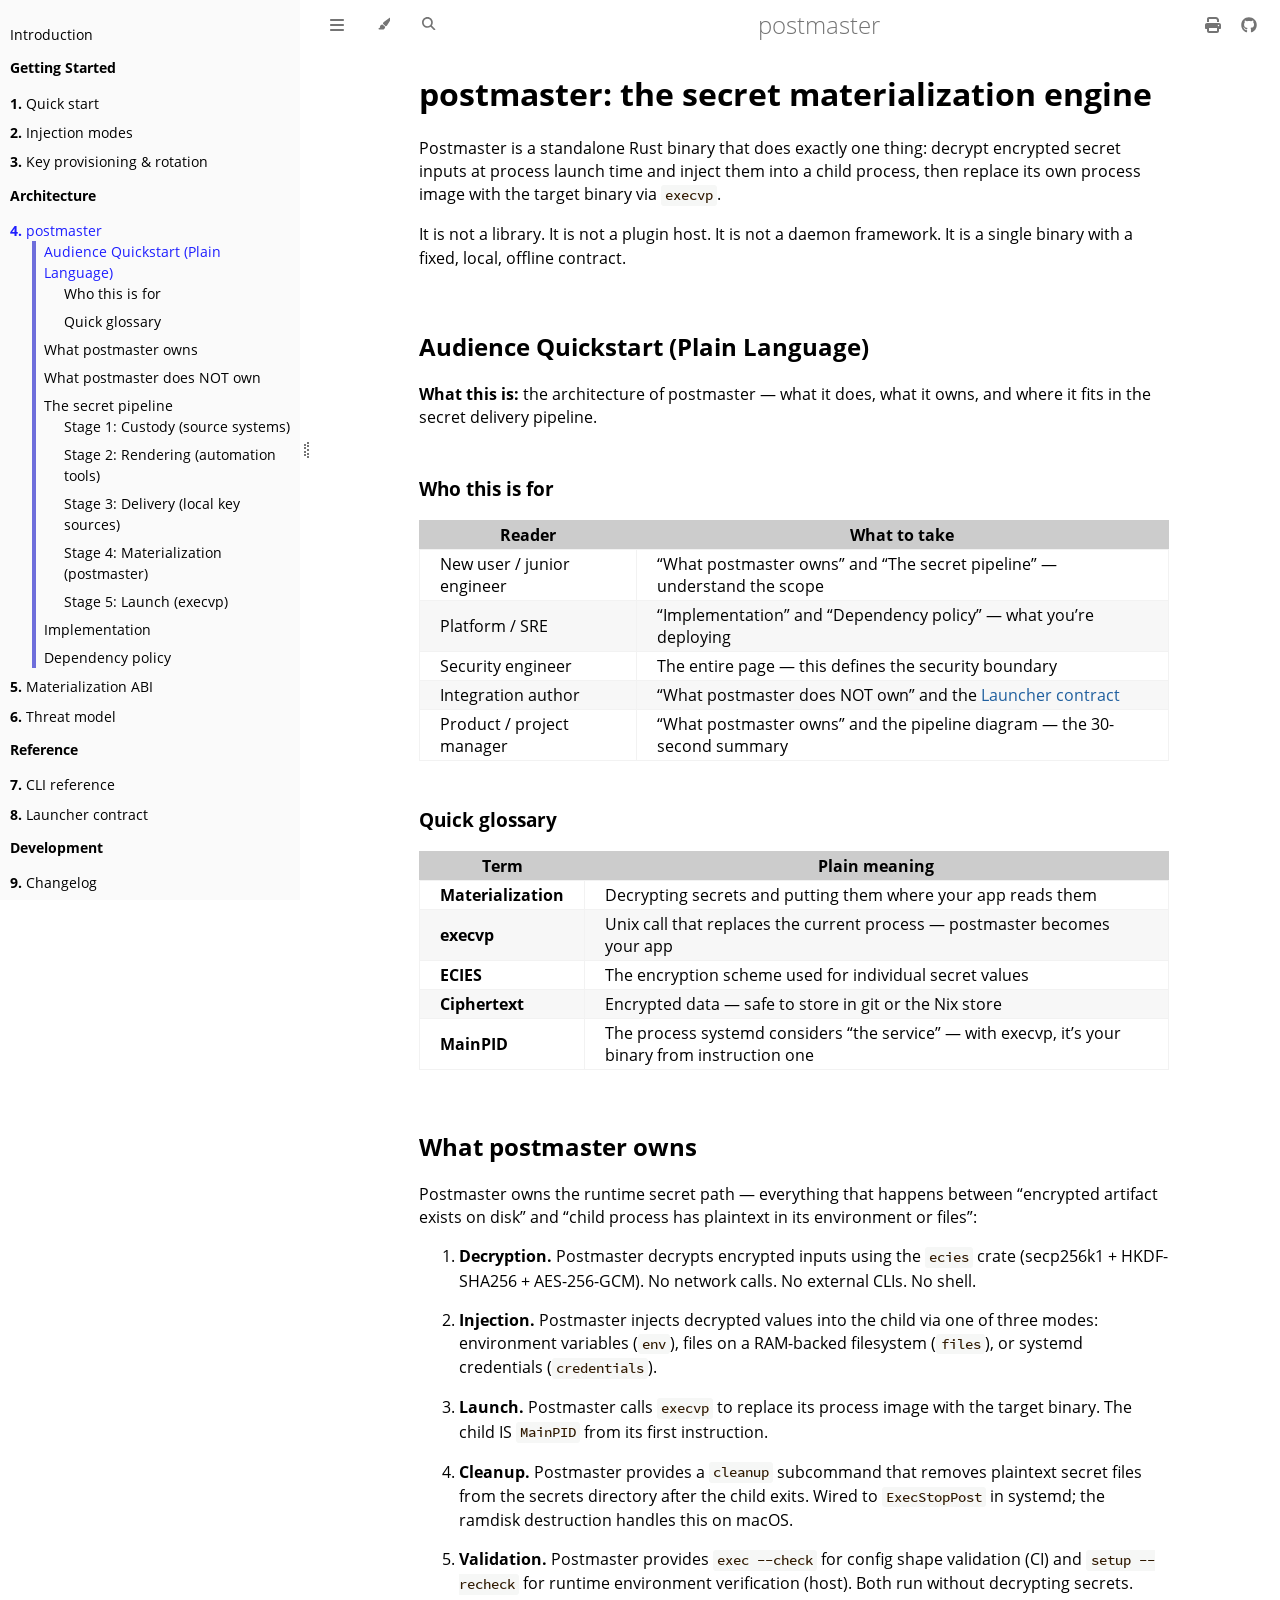
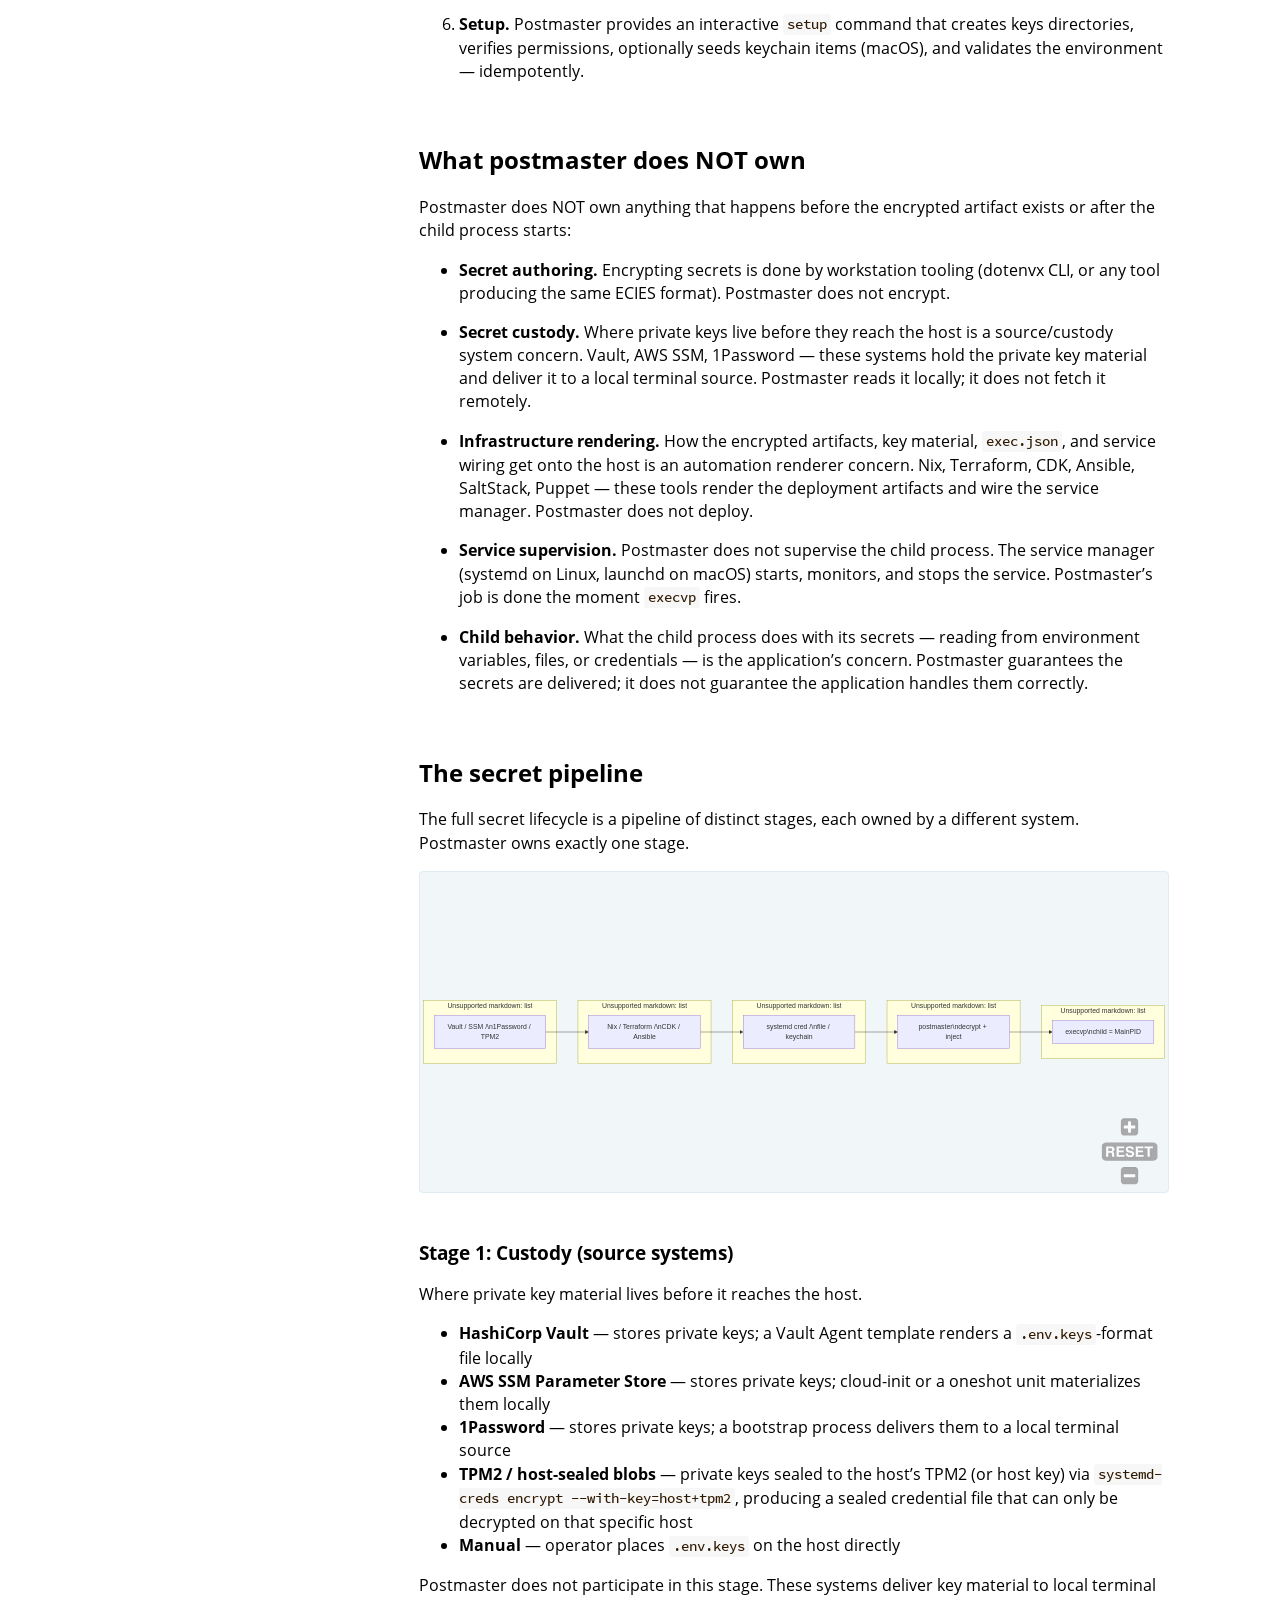
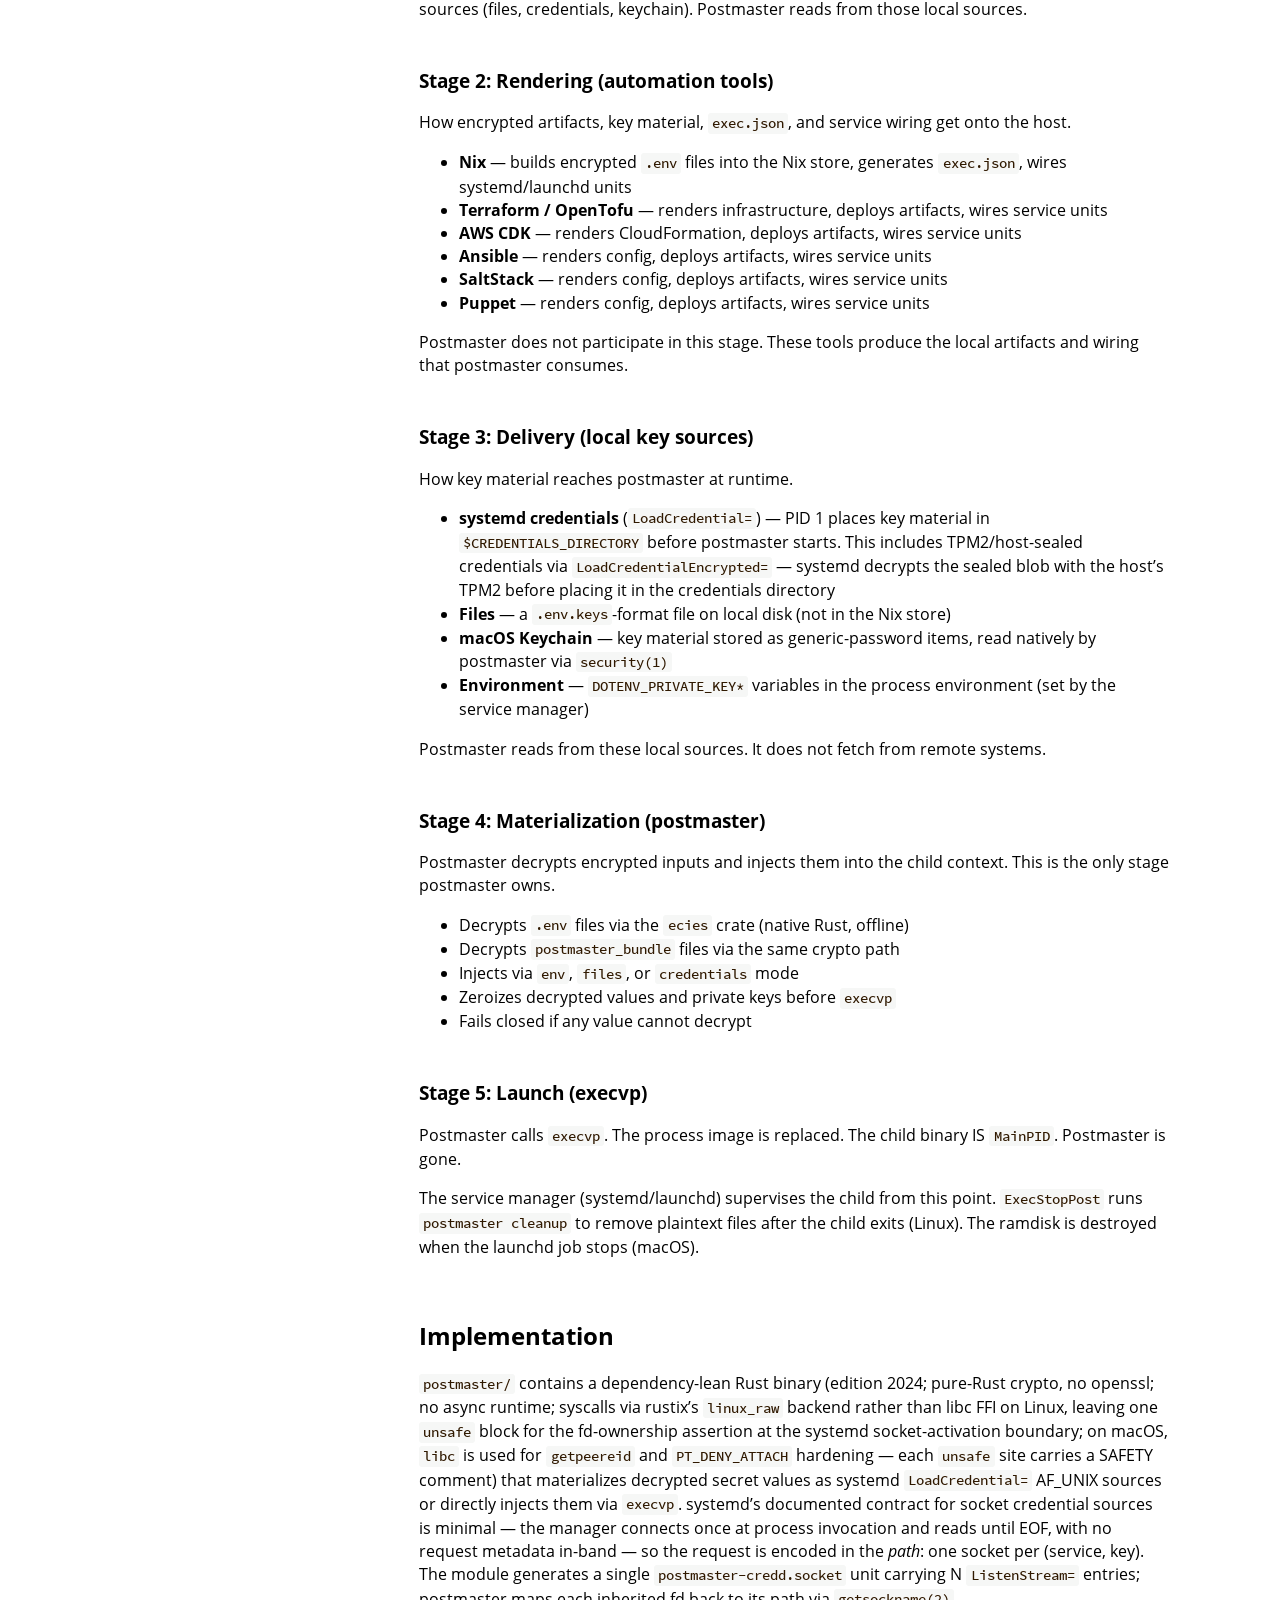
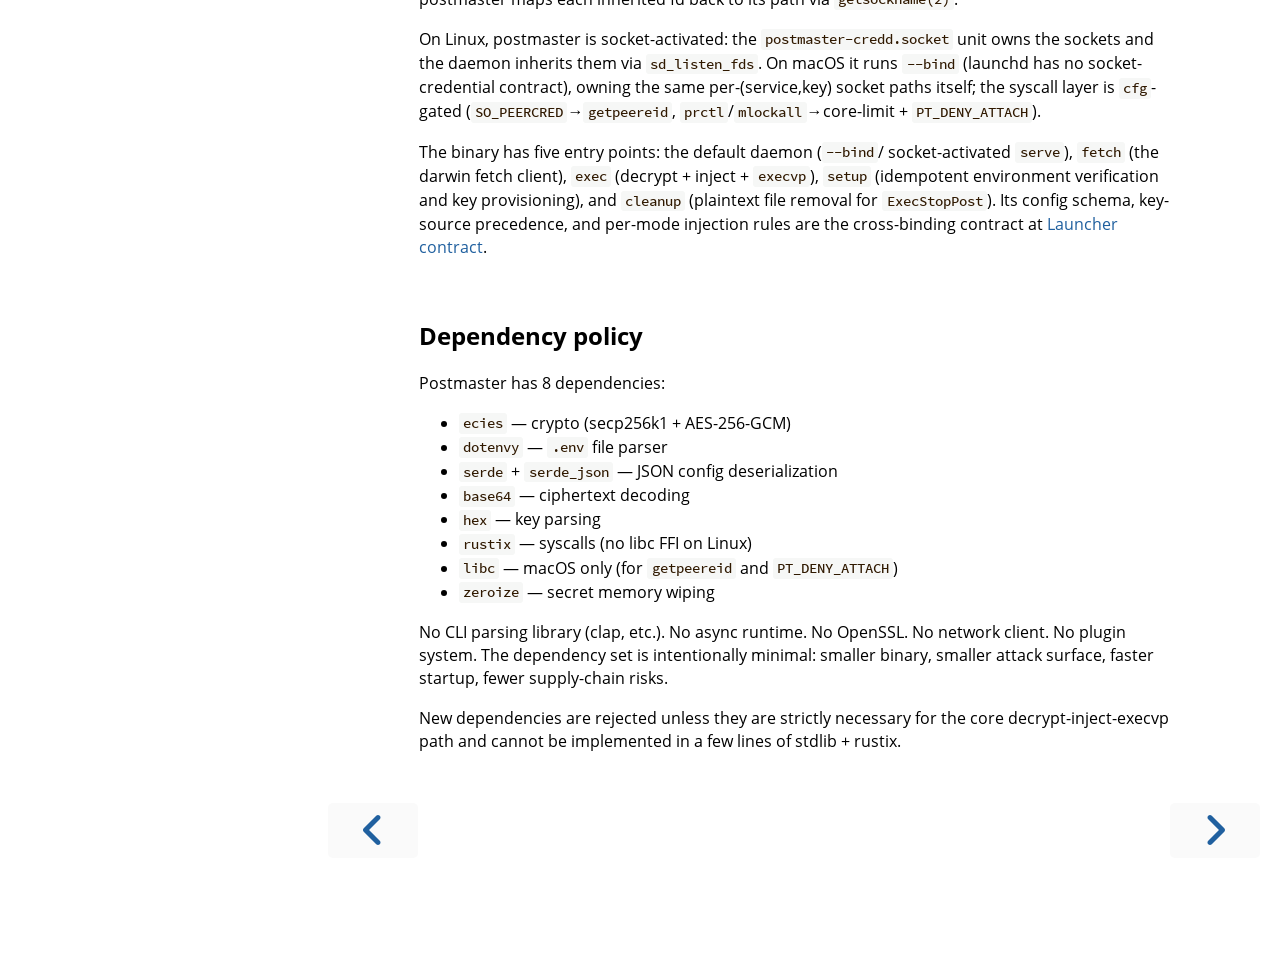
<file: architecture/postmaster.html>
<!DOCTYPE HTML>
<html lang="en" class="light sidebar-visible" dir="ltr">
    <head>
        <!-- Book generated using mdBook -->
        <meta charset="UTF-8">
        <title>postmaster - postmaster</title>


        <!-- Custom HTML head -->

        <meta name="description" content="A standalone, format-neutral local secret materialization engine.">
        <meta name="viewport" content="width=device-width, initial-scale=1">
        <meta name="theme-color" content="#ffffff">

        <link rel="icon" href="../favicon-de23e50b.svg">
        <link rel="shortcut icon" href="../favicon-8114d1fc.png">
        <link rel="stylesheet" href="../css/variables-8adf115d.css">
        <link rel="stylesheet" href="../css/general-0392ca55.css">
        <link rel="stylesheet" href="../css/chrome-fc474251.css">
        <link rel="stylesheet" href="../css/print-9e4910d8.css" media="print">

        <!-- Fonts -->
        <link rel="stylesheet" href="../fonts/fonts-9644e21d.css">

        <!-- Highlight.js Stylesheets -->
        <link rel="stylesheet" id="mdbook-highlight-css" href="../highlight-493f70e1.css">
        <link rel="stylesheet" id="mdbook-tomorrow-night-css" href="../tomorrow-night-4c0ae647.css">
        <link rel="stylesheet" id="mdbook-ayu-highlight-css" href="../ayu-highlight-3fdfc3ac.css">

        <!-- Custom theme stylesheets -->
        <link rel="stylesheet" href="../mermaid-zoom-d48efa7d.css">


        <!-- Provide site root and default themes to javascript -->
        <script>
            const path_to_root = "../";
            const default_light_theme = "light";
            const default_dark_theme = "navy";
            window.path_to_searchindex_js = "../searchindex-c86cb699.js";
        </script>
        <!-- Start loading toc.js asap -->
        <script src="../toc-586c1afa.js"></script>
    </head>
    <body>
    <div id="mdbook-help-container">
        <div id="mdbook-help-popup">
            <h2 class="mdbook-help-title">Keyboard shortcuts</h2>
            <div>
                <p>Press <kbd>←</kbd> or <kbd>→</kbd> to navigate between chapters</p>
                <p>Press <kbd>S</kbd> or <kbd>/</kbd> to search in the book</p>
                <p>Press <kbd>?</kbd> to show this help</p>
                <p>Press <kbd>Esc</kbd> to hide this help</p>
            </div>
        </div>
    </div>
    <div id="mdbook-body-container">
        <!-- Work around some values being stored in localStorage wrapped in quotes -->
        <script>
            try {
                let theme = localStorage.getItem('mdbook-theme');
                let sidebar = localStorage.getItem('mdbook-sidebar');

                if (theme.startsWith('"') && theme.endsWith('"')) {
                    localStorage.setItem('mdbook-theme', theme.slice(1, theme.length - 1));
                }

                if (sidebar.startsWith('"') && sidebar.endsWith('"')) {
                    localStorage.setItem('mdbook-sidebar', sidebar.slice(1, sidebar.length - 1));
                }
            } catch (e) { }
        </script>

        <!-- Set the theme before any content is loaded, prevents flash -->
        <script>
            const default_theme = window.matchMedia("(prefers-color-scheme: dark)").matches ? default_dark_theme : default_light_theme;
            let theme;
            try { theme = localStorage.getItem('mdbook-theme'); } catch(e) { }
            if (theme === null || theme === undefined) { theme = default_theme; }
            const html = document.documentElement;
            html.classList.remove('light')
            html.classList.add(theme);
            html.classList.add("js");
        </script>

        <input type="checkbox" id="mdbook-sidebar-toggle-anchor" class="hidden">

        <!-- Hide / unhide sidebar before it is displayed -->
        <script>
            let sidebar = null;
            const sidebar_toggle = document.getElementById("mdbook-sidebar-toggle-anchor");
            if (document.body.clientWidth >= 1080) {
                try { sidebar = localStorage.getItem('mdbook-sidebar'); } catch(e) { }
                sidebar = sidebar || 'visible';
            } else {
                sidebar = 'hidden';
                sidebar_toggle.checked = false;
            }
            if (sidebar === 'visible') {
                sidebar_toggle.checked = true;
            } else {
                html.classList.remove('sidebar-visible');
            }
        </script>

        <nav id="mdbook-sidebar" class="sidebar" aria-label="Table of contents">
            <!-- populated by js -->
            <mdbook-sidebar-scrollbox class="sidebar-scrollbox"></mdbook-sidebar-scrollbox>
            <noscript>
                <iframe class="sidebar-iframe-outer" src="../toc.html"></iframe>
            </noscript>
            <div id="mdbook-sidebar-resize-handle" class="sidebar-resize-handle">
                <div class="sidebar-resize-indicator"></div>
            </div>
        </nav>

        <div id="mdbook-page-wrapper" class="page-wrapper">

            <div class="page">
                <div id="mdbook-menu-bar-hover-placeholder"></div>
                <div id="mdbook-menu-bar" class="menu-bar sticky">
                    <div class="left-buttons">
                        <label id="mdbook-sidebar-toggle" class="icon-button" for="mdbook-sidebar-toggle-anchor" title="Toggle Table of Contents" aria-label="Toggle Table of Contents" aria-controls="mdbook-sidebar">
                            <span class=fa-svg><svg xmlns="http://www.w3.org/2000/svg" viewBox="0 0 448 512"><!--! Font Awesome Free 6.2.0 by @fontawesome - https://fontawesome.com License - https://fontawesome.com/license/free (Icons: CC BY 4.0, Fonts: SIL OFL 1.1, Code: MIT License) Copyright 2022 Fonticons, Inc. --><path d="M0 96C0 78.3 14.3 64 32 64H416c17.7 0 32 14.3 32 32s-14.3 32-32 32H32C14.3 128 0 113.7 0 96zM0 256c0-17.7 14.3-32 32-32H416c17.7 0 32 14.3 32 32s-14.3 32-32 32H32c-17.7 0-32-14.3-32-32zM448 416c0 17.7-14.3 32-32 32H32c-17.7 0-32-14.3-32-32s14.3-32 32-32H416c17.7 0 32 14.3 32 32z"/></svg></span>
                        </label>
                        <button id="mdbook-theme-toggle" class="icon-button" type="button" title="Change theme" aria-label="Change theme" aria-haspopup="true" aria-expanded="false" aria-controls="mdbook-theme-list">
                            <span class=fa-svg><svg xmlns="http://www.w3.org/2000/svg" viewBox="0 0 576 512"><!--! Font Awesome Free 6.2.0 by @fontawesome - https://fontawesome.com License - https://fontawesome.com/license/free (Icons: CC BY 4.0, Fonts: SIL OFL 1.1, Code: MIT License) Copyright 2022 Fonticons, Inc. --><path d="M371.3 367.1c27.3-3.9 51.9-19.4 67.2-42.9L600.2 74.1c12.6-19.5 9.4-45.3-7.6-61.2S549.7-4.4 531.1 9.6L294.4 187.2c-24 18-38.2 46.1-38.4 76.1L371.3 367.1zm-19.6 25.4l-116-104.4C175.9 290.3 128 339.6 128 400c0 3.9 .2 7.8 .6 11.6c1.8 17.5-10.2 36.4-27.8 36.4H96c-17.7 0-32 14.3-32 32s14.3 32 32 32H240c61.9 0 112-50.1 112-112c0-2.5-.1-5-.2-7.5z"/></svg></span>
                        </button>
                        <ul id="mdbook-theme-list" class="theme-popup" aria-label="Themes" role="menu">
                            <li role="none"><button role="menuitem" class="theme" id="mdbook-theme-default_theme">Auto</button></li>
                            <li role="none"><button role="menuitem" class="theme" id="mdbook-theme-light">Light</button></li>
                            <li role="none"><button role="menuitem" class="theme" id="mdbook-theme-rust">Rust</button></li>
                            <li role="none"><button role="menuitem" class="theme" id="mdbook-theme-coal">Coal</button></li>
                            <li role="none"><button role="menuitem" class="theme" id="mdbook-theme-navy">Navy</button></li>
                            <li role="none"><button role="menuitem" class="theme" id="mdbook-theme-ayu">Ayu</button></li>
                        </ul>
                        <button id="mdbook-search-toggle" class="icon-button" type="button" title="Search (`/`)" aria-label="Toggle Searchbar" aria-expanded="false" aria-keyshortcuts="/ s" aria-controls="mdbook-searchbar">
                            <span class=fa-svg><svg xmlns="http://www.w3.org/2000/svg" viewBox="0 0 512 512"><!--! Font Awesome Free 6.2.0 by @fontawesome - https://fontawesome.com License - https://fontawesome.com/license/free (Icons: CC BY 4.0, Fonts: SIL OFL 1.1, Code: MIT License) Copyright 2022 Fonticons, Inc. --><path d="M416 208c0 45.9-14.9 88.3-40 122.7L502.6 457.4c12.5 12.5 12.5 32.8 0 45.3s-32.8 12.5-45.3 0L330.7 376c-34.4 25.2-76.8 40-122.7 40C93.1 416 0 322.9 0 208S93.1 0 208 0S416 93.1 416 208zM208 352c79.5 0 144-64.5 144-144s-64.5-144-144-144S64 128.5 64 208s64.5 144 144 144z"/></svg></span>
                        </button>
                    </div>

                    <h1 class="menu-title">postmaster</h1>

                    <div class="right-buttons">
                        <a href="../print.html" title="Print this book" aria-label="Print this book">
                            <span class=fa-svg id="print-button"><svg xmlns="http://www.w3.org/2000/svg" viewBox="0 0 512 512"><!--! Font Awesome Free 6.2.0 by @fontawesome - https://fontawesome.com License - https://fontawesome.com/license/free (Icons: CC BY 4.0, Fonts: SIL OFL 1.1, Code: MIT License) Copyright 2022 Fonticons, Inc. --><path d="M128 0C92.7 0 64 28.7 64 64v96h64V64H354.7L384 93.3V160h64V93.3c0-17-6.7-33.3-18.7-45.3L400 18.7C388 6.7 371.7 0 354.7 0H128zM384 352v32 64H128V384 368 352H384zm64 32h32c17.7 0 32-14.3 32-32V256c0-35.3-28.7-64-64-64H64c-35.3 0-64 28.7-64 64v96c0 17.7 14.3 32 32 32H64v64c0 35.3 28.7 64 64 64H384c35.3 0 64-28.7 64-64V384zm-16-88c-13.3 0-24-10.7-24-24s10.7-24 24-24s24 10.7 24 24s-10.7 24-24 24z"/></svg></span>
                        </a>
                        <a href="https://github.com/beardedeagle/postmaster" title="Git repository" aria-label="Git repository">
                            <span class=fa-svg><svg xmlns="http://www.w3.org/2000/svg" viewBox="0 0 496 512"><!--! Font Awesome Free 6.2.0 by @fontawesome - https://fontawesome.com License - https://fontawesome.com/license/free (Icons: CC BY 4.0, Fonts: SIL OFL 1.1, Code: MIT License) Copyright 2022 Fonticons, Inc. --><path d="M165.9 397.4c0 2-2.3 3.6-5.2 3.6-3.3.3-5.6-1.3-5.6-3.6 0-2 2.3-3.6 5.2-3.6 3-.3 5.6 1.3 5.6 3.6zm-31.1-4.5c-.7 2 1.3 4.3 4.3 4.9 2.6 1 5.6 0 6.2-2s-1.3-4.3-4.3-5.2c-2.6-.7-5.5.3-6.2 2.3zm44.2-1.7c-2.9.7-4.9 2.6-4.6 4.9.3 2 2.9 3.3 5.9 2.6 2.9-.7 4.9-2.6 4.6-4.6-.3-1.9-3-3.2-5.9-2.9zM244.8 8C106.1 8 0 113.3 0 252c0 110.9 69.8 205.8 169.5 239.2 12.8 2.3 17.3-5.6 17.3-12.1 0-6.2-.3-40.4-.3-61.4 0 0-70 15-84.7-29.8 0 0-11.4-29.1-27.8-36.6 0 0-22.9-15.7 1.6-15.4 0 0 24.9 2 38.6 25.8 21.9 38.6 58.6 27.5 72.9 20.9 2.3-16 8.8-27.1 16-33.7-55.9-6.2-112.3-14.3-112.3-110.5 0-27.5 7.6-41.3 23.6-58.9-2.6-6.5-11.1-33.3 2.6-67.9 20.9-6.5 69 27 69 27 20-5.6 41.5-8.5 62.8-8.5s42.8 2.9 62.8 8.5c0 0 48.1-33.6 69-27 13.7 34.7 5.2 61.4 2.6 67.9 16 17.7 25.8 31.5 25.8 58.9 0 96.5-58.9 104.2-114.8 110.5 9.2 7.9 17 22.9 17 46.4 0 33.7-.3 75.4-.3 83.6 0 6.5 4.6 14.4 17.3 12.1C428.2 457.8 496 362.9 496 252 496 113.3 383.5 8 244.8 8zM97.2 352.9c-1.3 1-1 3.3.7 5.2 1.6 1.6 3.9 2.3 5.2 1 1.3-1 1-3.3-.7-5.2-1.6-1.6-3.9-2.3-5.2-1zm-10.8-8.1c-.7 1.3.3 2.9 2.3 3.9 1.6 1 3.6.7 4.3-.7.7-1.3-.3-2.9-2.3-3.9-2-.6-3.6-.3-4.3.7zm32.4 35.6c-1.6 1.3-1 4.3 1.3 6.2 2.3 2.3 5.2 2.6 6.5 1 1.3-1.3.7-4.3-1.3-6.2-2.2-2.3-5.2-2.6-6.5-1zm-11.4-14.7c-1.6 1-1.6 3.6 0 5.9 1.6 2.3 4.3 3.3 5.6 2.3 1.6-1.3 1.6-3.9 0-6.2-1.4-2.3-4-3.3-5.6-2z"/></svg></span>
                        </a>

                    </div>
                </div>

                <div id="mdbook-search-wrapper" class="hidden">
                    <form id="mdbook-searchbar-outer" class="searchbar-outer">
                        <div class="search-wrapper">
                            <input type="search" id="mdbook-searchbar" name="searchbar" placeholder="Search this book ..." aria-controls="mdbook-searchresults-outer" aria-describedby="searchresults-header">
                            <div class="spinner-wrapper">
                                <span class=fa-svg id="fa-spin"><svg xmlns="http://www.w3.org/2000/svg" viewBox="0 0 512 512"><!--! Font Awesome Free 6.2.0 by @fontawesome - https://fontawesome.com License - https://fontawesome.com/license/free (Icons: CC BY 4.0, Fonts: SIL OFL 1.1, Code: MIT License) Copyright 2022 Fonticons, Inc. --><path d="M304 48c0-26.5-21.5-48-48-48s-48 21.5-48 48s21.5 48 48 48s48-21.5 48-48zm0 416c0-26.5-21.5-48-48-48s-48 21.5-48 48s21.5 48 48 48s48-21.5 48-48zM48 304c26.5 0 48-21.5 48-48s-21.5-48-48-48s-48 21.5-48 48s21.5 48 48 48zm464-48c0-26.5-21.5-48-48-48s-48 21.5-48 48s21.5 48 48 48s48-21.5 48-48zM142.9 437c18.7-18.7 18.7-49.1 0-67.9s-49.1-18.7-67.9 0s-18.7 49.1 0 67.9s49.1 18.7 67.9 0zm0-294.2c18.7-18.7 18.7-49.1 0-67.9S93.7 56.2 75 75s-18.7 49.1 0 67.9s49.1 18.7 67.9 0zM369.1 437c18.7 18.7 49.1 18.7 67.9 0s18.7-49.1 0-67.9s-49.1-18.7-67.9 0s-18.7 49.1 0 67.9z"/></svg></span>
                            </div>
                        </div>
                    </form>
                    <div id="mdbook-searchresults-outer" class="searchresults-outer hidden">
                        <div id="mdbook-searchresults-header" class="searchresults-header"></div>
                        <ul id="mdbook-searchresults">
                        </ul>
                    </div>
                </div>

                <!-- Apply ARIA attributes after the sidebar and the sidebar toggle button are added to the DOM -->
                <script>
                    document.getElementById('mdbook-sidebar-toggle').setAttribute('aria-expanded', sidebar === 'visible');
                    document.getElementById('mdbook-sidebar').setAttribute('aria-hidden', sidebar !== 'visible');
                    Array.from(document.querySelectorAll('#mdbook-sidebar a')).forEach(function(link) {
                        link.setAttribute('tabIndex', sidebar === 'visible' ? 0 : -1);
                    });
                </script>

                <div id="mdbook-content" class="content">
                    <main>
                        <h1 id="postmaster-the-secret-materialization-engine"><a class="header" href="#postmaster-the-secret-materialization-engine">postmaster: the secret materialization engine</a></h1>
<p>Postmaster is a standalone Rust binary that does exactly one thing:
decrypt encrypted secret inputs at process launch time and inject
them into a child process, then replace its own process image with
the target binary via <code>execvp</code>.</p>
<p>It is not a library. It is not a plugin host. It is not a daemon
framework. It is a single binary with a fixed, local, offline
contract.</p>
<h2 id="audience-quickstart-plain-language"><a class="header" href="#audience-quickstart-plain-language">Audience Quickstart (Plain Language)</a></h2>
<p><strong>What this is:</strong> the architecture of postmaster — what it does,
what it owns, and where it fits in the secret delivery pipeline.</p>
<h3 id="who-this-is-for"><a class="header" href="#who-this-is-for">Who this is for</a></h3>
<div class="table-wrapper">
<table>
<thead>
<tr><th>Reader</th><th>What to take</th></tr>
</thead>
<tbody>
<tr><td>New user / junior engineer</td><td>“What postmaster owns” and “The secret pipeline” — understand the scope</td></tr>
<tr><td>Platform / SRE</td><td>“Implementation” and “Dependency policy” — what you’re deploying</td></tr>
<tr><td>Security engineer</td><td>The entire page — this defines the security boundary</td></tr>
<tr><td>Integration author</td><td>“What postmaster does NOT own” and the <a href="../reference/launcher-contract.html">Launcher contract</a></td></tr>
<tr><td>Product / project manager</td><td>“What postmaster owns” and the pipeline diagram — the 30-second summary</td></tr>
</tbody>
</table>
</div>
<h3 id="quick-glossary"><a class="header" href="#quick-glossary">Quick glossary</a></h3>
<div class="table-wrapper">
<table>
<thead>
<tr><th>Term</th><th>Plain meaning</th></tr>
</thead>
<tbody>
<tr><td><strong>Materialization</strong></td><td>Decrypting secrets and putting them where your app reads them</td></tr>
<tr><td><strong>execvp</strong></td><td>Unix call that replaces the current process — postmaster becomes your app</td></tr>
<tr><td><strong>ECIES</strong></td><td>The encryption scheme used for individual secret values</td></tr>
<tr><td><strong>Ciphertext</strong></td><td>Encrypted data — safe to store in git or the Nix store</td></tr>
<tr><td><strong>MainPID</strong></td><td>The process systemd considers “the service” — with execvp, it’s your binary from instruction one</td></tr>
</tbody>
</table>
</div>
<h2 id="what-postmaster-owns"><a class="header" href="#what-postmaster-owns">What postmaster owns</a></h2>
<p>Postmaster owns the runtime secret path — everything that happens
between “encrypted artifact exists on disk” and “child process has
plaintext in its environment or files”:</p>
<ol>
<li>
<p><strong>Decryption.</strong> Postmaster decrypts encrypted inputs using the
<code>ecies</code> crate (secp256k1 + HKDF-SHA256 + AES-256-GCM). No network
calls. No external CLIs. No shell.</p>
</li>
<li>
<p><strong>Injection.</strong> Postmaster injects decrypted values into the child
via one of three modes: environment variables (<code>env</code>), files on a
RAM-backed filesystem (<code>files</code>), or systemd credentials
(<code>credentials</code>).</p>
</li>
<li>
<p><strong>Launch.</strong> Postmaster calls <code>execvp</code> to replace its process image
with the target binary. The child IS <code>MainPID</code> from its first
instruction.</p>
</li>
<li>
<p><strong>Cleanup.</strong> Postmaster provides a <code>cleanup</code> subcommand that
removes plaintext secret files from the secrets directory after
the child exits. Wired to <code>ExecStopPost</code> in systemd; the ramdisk
destruction handles this on macOS.</p>
</li>
<li>
<p><strong>Validation.</strong> Postmaster provides <code>exec --check</code> for config shape
validation (CI) and <code>setup --recheck</code> for runtime environment
verification (host). Both run without decrypting secrets.</p>
</li>
<li>
<p><strong>Setup.</strong> Postmaster provides an interactive <code>setup</code> command
that creates keys directories, verifies permissions, optionally
seeds keychain items (macOS), and validates the environment —
idempotently.</p>
</li>
</ol>
<h2 id="what-postmaster-does-not-own"><a class="header" href="#what-postmaster-does-not-own">What postmaster does NOT own</a></h2>
<p>Postmaster does NOT own anything that happens before the encrypted
artifact exists or after the child process starts:</p>
<ul>
<li>
<p><strong>Secret authoring.</strong> Encrypting secrets is done by workstation
tooling (dotenvx CLI, or any tool producing the same ECIES
format). Postmaster does not encrypt.</p>
</li>
<li>
<p><strong>Secret custody.</strong> Where private keys live before they reach the
host is a source/custody system concern. Vault, AWS SSM, 1Password
— these systems hold the private key material and deliver it to a
local terminal source. Postmaster reads it locally; it does not
fetch it remotely.</p>
</li>
<li>
<p><strong>Infrastructure rendering.</strong> How the encrypted artifacts, key
material, <code>exec.json</code>, and service wiring get onto the host is an
automation renderer concern. Nix, Terraform, CDK, Ansible,
SaltStack, Puppet — these tools render the deployment artifacts and
wire the service manager. Postmaster does not deploy.</p>
</li>
<li>
<p><strong>Service supervision.</strong> Postmaster does not supervise the child
process. The service manager (systemd on Linux, launchd on macOS)
starts, monitors, and stops the service. Postmaster’s job is done
the moment <code>execvp</code> fires.</p>
</li>
<li>
<p><strong>Child behavior.</strong> What the child process does with its secrets —
reading from environment variables, files, or credentials — is the
application’s concern. Postmaster guarantees the secrets are
delivered; it does not guarantee the application handles them
correctly.</p>
</li>
</ul>
<h2 id="the-secret-pipeline"><a class="header" href="#the-secret-pipeline">The secret pipeline</a></h2>
<p>The full secret lifecycle is a pipeline of distinct stages, each
owned by a different system. Postmaster owns exactly one stage.</p>
<pre class="mermaid">flowchart LR
    subgraph s1["1. Custody"]
        vault["Vault / SSM /\n1Password / TPM2"]
    end
    subgraph s2["2. Rendering"]
        nix["Nix / Terraform /\nCDK / Ansible"]
    end
    subgraph s3["3. Delivery"]
        cred["systemd cred /\nfile / keychain"]
    end
    subgraph s4["4. Materialization"]
        pm["postmaster\ndecrypt + inject"]
    end
    subgraph s5["5. Launch"]
        exec["execvp\nchild = MainPID"]
    end

    vault --&gt; nix
    nix --&gt; cred
    cred --&gt; pm
    pm --&gt; exec
</pre>

<h3 id="stage-1-custody-source-systems"><a class="header" href="#stage-1-custody-source-systems">Stage 1: Custody (source systems)</a></h3>
<p>Where private key material lives before it reaches the host.</p>
<ul>
<li><strong>HashiCorp Vault</strong> — stores private keys; a Vault Agent template
renders a <code>.env.keys</code>-format file locally</li>
<li><strong>AWS SSM Parameter Store</strong> — stores private keys; cloud-init or a
oneshot unit materializes them locally</li>
<li><strong>1Password</strong> — stores private keys; a bootstrap process delivers
them to a local terminal source</li>
<li><strong>TPM2 / host-sealed blobs</strong> — private keys sealed to the host’s
TPM2 (or host key) via <code>systemd-creds encrypt --with-key=host+tpm2</code>,
producing a sealed credential file that can only be decrypted on
that specific host</li>
<li><strong>Manual</strong> — operator places <code>.env.keys</code> on the host directly</li>
</ul>
<p>Postmaster does not participate in this stage. These systems deliver
key material to local terminal sources (files, credentials,
keychain). Postmaster reads from those local sources.</p>
<h3 id="stage-2-rendering-automation-tools"><a class="header" href="#stage-2-rendering-automation-tools">Stage 2: Rendering (automation tools)</a></h3>
<p>How encrypted artifacts, key material, <code>exec.json</code>, and service
wiring get onto the host.</p>
<ul>
<li><strong>Nix</strong> — builds encrypted <code>.env</code> files into the Nix
store, generates <code>exec.json</code>, wires systemd/launchd units</li>
<li><strong>Terraform / OpenTofu</strong> — renders infrastructure, deploys
artifacts, wires service units</li>
<li><strong>AWS CDK</strong> — renders CloudFormation, deploys artifacts, wires
service units</li>
<li><strong>Ansible</strong> — renders config, deploys artifacts, wires service
units</li>
<li><strong>SaltStack</strong> — renders config, deploys artifacts, wires service
units</li>
<li><strong>Puppet</strong> — renders config, deploys artifacts, wires service units</li>
</ul>
<p>Postmaster does not participate in this stage. These tools produce
the local artifacts and wiring that postmaster consumes.</p>
<h3 id="stage-3-delivery-local-key-sources"><a class="header" href="#stage-3-delivery-local-key-sources">Stage 3: Delivery (local key sources)</a></h3>
<p>How key material reaches postmaster at runtime.</p>
<ul>
<li><strong>systemd credentials</strong> (<code>LoadCredential=</code>) — PID 1 places key
material in <code>$CREDENTIALS_DIRECTORY</code> before postmaster starts.
This includes TPM2/host-sealed credentials via
<code>LoadCredentialEncrypted=</code> — systemd decrypts the sealed blob
with the host’s TPM2 before placing it in the credentials directory</li>
<li><strong>Files</strong> — a <code>.env.keys</code>-format file on local disk (not in the
Nix store)</li>
<li><strong>macOS Keychain</strong> — key material stored as generic-password items,
read natively by postmaster via <code>security(1)</code></li>
<li><strong>Environment</strong> — <code>DOTENV_PRIVATE_KEY*</code> variables in the process
environment (set by the service manager)</li>
</ul>
<p>Postmaster reads from these local sources. It does not fetch from
remote systems.</p>
<h3 id="stage-4-materialization-postmaster"><a class="header" href="#stage-4-materialization-postmaster">Stage 4: Materialization (postmaster)</a></h3>
<p>Postmaster decrypts encrypted inputs and injects them into the child
context. This is the only stage postmaster owns.</p>
<ul>
<li>Decrypts <code>.env</code> files via the <code>ecies</code> crate (native Rust, offline)</li>
<li>Decrypts <code>postmaster_bundle</code> files via the same crypto path</li>
<li>Injects via <code>env</code>, <code>files</code>, or <code>credentials</code> mode</li>
<li>Zeroizes decrypted values and private keys before <code>execvp</code></li>
<li>Fails closed if any value cannot decrypt</li>
</ul>
<h3 id="stage-5-launch-execvp"><a class="header" href="#stage-5-launch-execvp">Stage 5: Launch (execvp)</a></h3>
<p>Postmaster calls <code>execvp</code>. The process image is replaced. The child
binary IS <code>MainPID</code>. Postmaster is gone.</p>
<p>The service manager (systemd/launchd) supervises the child from this
point. <code>ExecStopPost</code> runs <code>postmaster cleanup</code> to remove plaintext
files after the child exits (Linux). The ramdisk is destroyed when
the launchd job stops (macOS).</p>
<h2 id="implementation"><a class="header" href="#implementation">Implementation</a></h2>
<p><code>postmaster/</code> contains a dependency-lean Rust binary (edition
2024; pure-Rust crypto, no openssl; no async runtime; syscalls via
rustix’s <code>linux_raw</code> backend rather than libc FFI on Linux, leaving
one <code>unsafe</code> block for the fd-ownership assertion at the systemd
socket-activation boundary; on macOS, <code>libc</code> is used for <code>getpeereid</code>
and <code>PT_DENY_ATTACH</code> hardening — each <code>unsafe</code> site carries a SAFETY
comment) that materializes decrypted secret values as systemd
<code>LoadCredential=</code> AF_UNIX sources or directly injects them via
<code>execvp</code>. systemd’s documented contract for socket credential sources
is minimal — the manager connects once at process invocation and reads
until EOF, with no request metadata in-band — so the request is encoded
in the <em>path</em>: one socket per (service, key). The module generates a
single <code>postmaster-credd.socket</code> unit carrying N <code>ListenStream=</code>
entries; postmaster maps each inherited fd back to its path via
<code>getsockname(2)</code>.</p>
<p>On Linux, postmaster is socket-activated: the <code>postmaster-credd.socket</code>
unit owns the sockets and the daemon inherits them via <code>sd_listen_fds</code>.
On macOS it runs <code>--bind</code> (launchd has no socket-credential contract),
owning the same per-(service,key) socket paths itself; the syscall layer
is <code>cfg</code>-gated (<code>SO_PEERCRED</code>→<code>getpeereid</code>, <code>prctl</code>/<code>mlockall</code>→core-limit +
<code>PT_DENY_ATTACH</code>).</p>
<p>The binary has five entry points: the default daemon (<code>--bind</code>/
socket-activated <code>serve</code>), <code>fetch</code> (the darwin fetch client), <code>exec</code>
(decrypt + inject + <code>execvp</code>), <code>setup</code> (idempotent environment
verification and key provisioning), and <code>cleanup</code> (plaintext file
removal for <code>ExecStopPost</code>). Its config schema, key-source precedence,
and per-mode injection rules are the cross-binding contract at
<a href="../reference/launcher-contract.html">Launcher contract</a>.</p>
<h2 id="dependency-policy"><a class="header" href="#dependency-policy">Dependency policy</a></h2>
<p>Postmaster has 8 dependencies:</p>
<ul>
<li><code>ecies</code> — crypto (secp256k1 + AES-256-GCM)</li>
<li><code>dotenvy</code> — <code>.env</code> file parser</li>
<li><code>serde</code> + <code>serde_json</code> — JSON config deserialization</li>
<li><code>base64</code> — ciphertext decoding</li>
<li><code>hex</code> — key parsing</li>
<li><code>rustix</code> — syscalls (no libc FFI on Linux)</li>
<li><code>libc</code> — macOS only (for <code>getpeereid</code> and <code>PT_DENY_ATTACH</code>)</li>
<li><code>zeroize</code> — secret memory wiping</li>
</ul>
<p>No CLI parsing library (clap, etc.). No async runtime. No OpenSSL.
No network client. No plugin system. The dependency set is
intentionally minimal: smaller binary, smaller attack surface,
faster startup, fewer supply-chain risks.</p>
<p>New dependencies are rejected unless they are strictly necessary
for the core decrypt-inject-execvp path and cannot be implemented in
a few lines of stdlib + rustix.</p>

                    </main>

                    <nav class="nav-wrapper" aria-label="Page navigation">
                        <!-- Mobile navigation buttons -->
                            <a rel="prev" href="../getting-started/key-provisioning.html" class="mobile-nav-chapters previous" title="Previous chapter" aria-label="Previous chapter" aria-keyshortcuts="Left">
                                <span class=fa-svg><svg xmlns="http://www.w3.org/2000/svg" viewBox="0 0 320 512"><!--! Font Awesome Free 6.2.0 by @fontawesome - https://fontawesome.com License - https://fontawesome.com/license/free (Icons: CC BY 4.0, Fonts: SIL OFL 1.1, Code: MIT License) Copyright 2022 Fonticons, Inc. --><path d="M41.4 233.4c-12.5 12.5-12.5 32.8 0 45.3l160 160c12.5 12.5 32.8 12.5 45.3 0s12.5-32.8 0-45.3L109.3 256 246.6 118.6c12.5-12.5 12.5-32.8 0-45.3s-32.8-12.5-45.3 0l-160 160z"/></svg></span>
                            </a>

                            <a rel="next prefetch" href="../architecture/materialization-abi.html" class="mobile-nav-chapters next" title="Next chapter" aria-label="Next chapter" aria-keyshortcuts="Right">
                                <span class=fa-svg><svg xmlns="http://www.w3.org/2000/svg" viewBox="0 0 320 512"><!--! Font Awesome Free 6.2.0 by @fontawesome - https://fontawesome.com License - https://fontawesome.com/license/free (Icons: CC BY 4.0, Fonts: SIL OFL 1.1, Code: MIT License) Copyright 2022 Fonticons, Inc. --><path d="M278.6 233.4c12.5 12.5 12.5 32.8 0 45.3l-160 160c-12.5 12.5-32.8 12.5-45.3 0s-12.5-32.8 0-45.3L210.7 256 73.4 118.6c-12.5-12.5-12.5-32.8 0-45.3s32.8-12.5 45.3 0l160 160z"/></svg></span>
                            </a>

                        <div style="clear: both"></div>
                    </nav>
                </div>
            </div>

            <nav class="nav-wide-wrapper" aria-label="Page navigation">
                    <a rel="prev" href="../getting-started/key-provisioning.html" class="nav-chapters previous" title="Previous chapter" aria-label="Previous chapter" aria-keyshortcuts="Left">
                        <span class=fa-svg><svg xmlns="http://www.w3.org/2000/svg" viewBox="0 0 320 512"><!--! Font Awesome Free 6.2.0 by @fontawesome - https://fontawesome.com License - https://fontawesome.com/license/free (Icons: CC BY 4.0, Fonts: SIL OFL 1.1, Code: MIT License) Copyright 2022 Fonticons, Inc. --><path d="M41.4 233.4c-12.5 12.5-12.5 32.8 0 45.3l160 160c12.5 12.5 32.8 12.5 45.3 0s12.5-32.8 0-45.3L109.3 256 246.6 118.6c12.5-12.5 12.5-32.8 0-45.3s-32.8-12.5-45.3 0l-160 160z"/></svg></span>
                    </a>

                    <a rel="next prefetch" href="../architecture/materialization-abi.html" class="nav-chapters next" title="Next chapter" aria-label="Next chapter" aria-keyshortcuts="Right">
                        <span class=fa-svg><svg xmlns="http://www.w3.org/2000/svg" viewBox="0 0 320 512"><!--! Font Awesome Free 6.2.0 by @fontawesome - https://fontawesome.com License - https://fontawesome.com/license/free (Icons: CC BY 4.0, Fonts: SIL OFL 1.1, Code: MIT License) Copyright 2022 Fonticons, Inc. --><path d="M278.6 233.4c12.5 12.5 12.5 32.8 0 45.3l-160 160c-12.5 12.5-32.8 12.5-45.3 0s-12.5-32.8 0-45.3L210.7 256 73.4 118.6c-12.5-12.5-12.5-32.8 0-45.3s32.8-12.5 45.3 0l160 160z"/></svg></span>
                    </a>
            </nav>

        </div>

        <template id=fa-eye><span class=fa-svg><svg xmlns="http://www.w3.org/2000/svg" viewBox="0 0 576 512"><!--! Font Awesome Free 6.2.0 by @fontawesome - https://fontawesome.com License - https://fontawesome.com/license/free (Icons: CC BY 4.0, Fonts: SIL OFL 1.1, Code: MIT License) Copyright 2022 Fonticons, Inc. --><path d="M288 32c-80.8 0-145.5 36.8-192.6 80.6C48.6 156 17.3 208 2.5 243.7c-3.3 7.9-3.3 16.7 0 24.6C17.3 304 48.6 356 95.4 399.4C142.5 443.2 207.2 480 288 480s145.5-36.8 192.6-80.6c46.8-43.5 78.1-95.4 93-131.1c3.3-7.9 3.3-16.7 0-24.6c-14.9-35.7-46.2-87.7-93-131.1C433.5 68.8 368.8 32 288 32zM432 256c0 79.5-64.5 144-144 144s-144-64.5-144-144s64.5-144 144-144s144 64.5 144 144zM288 192c0 35.3-28.7 64-64 64c-11.5 0-22.3-3-31.6-8.4c-.2 2.8-.4 5.5-.4 8.4c0 53 43 96 96 96s96-43 96-96s-43-96-96-96c-2.8 0-5.6 .1-8.4 .4c5.3 9.3 8.4 20.1 8.4 31.6z"/></svg></span></template>
        <template id=fa-eye-slash><span class=fa-svg><svg xmlns="http://www.w3.org/2000/svg" viewBox="0 0 640 512"><!--! Font Awesome Free 6.2.0 by @fontawesome - https://fontawesome.com License - https://fontawesome.com/license/free (Icons: CC BY 4.0, Fonts: SIL OFL 1.1, Code: MIT License) Copyright 2022 Fonticons, Inc. --><path d="M38.8 5.1C28.4-3.1 13.3-1.2 5.1 9.2S-1.2 34.7 9.2 42.9l592 464c10.4 8.2 25.5 6.3 33.7-4.1s6.3-25.5-4.1-33.7L525.6 386.7c39.6-40.6 66.4-86.1 79.9-118.4c3.3-7.9 3.3-16.7 0-24.6c-14.9-35.7-46.2-87.7-93-131.1C465.5 68.8 400.8 32 320 32c-68.2 0-125 26.3-169.3 60.8L38.8 5.1zM223.1 149.5C248.6 126.2 282.7 112 320 112c79.5 0 144 64.5 144 144c0 24.9-6.3 48.3-17.4 68.7L408 294.5c5.2-11.8 8-24.8 8-38.5c0-53-43-96-96-96c-2.8 0-5.6 .1-8.4 .4c5.3 9.3 8.4 20.1 8.4 31.6c0 10.2-2.4 19.8-6.6 28.3l-90.3-70.8zm223.1 298L373 389.9c-16.4 6.5-34.3 10.1-53 10.1c-79.5 0-144-64.5-144-144c0-6.9 .5-13.6 1.4-20.2L83.1 161.5C60.3 191.2 44 220.8 34.5 243.7c-3.3 7.9-3.3 16.7 0 24.6c14.9 35.7 46.2 87.7 93 131.1C174.5 443.2 239.2 480 320 480c47.8 0 89.9-12.9 126.2-32.5z"/></svg></span></template>
        <template id=fa-copy><span class=fa-svg><svg xmlns="http://www.w3.org/2000/svg" viewBox="0 0 512 512"><!--! Font Awesome Free 6.2.0 by @fontawesome - https://fontawesome.com License - https://fontawesome.com/license/free (Icons: CC BY 4.0, Fonts: SIL OFL 1.1, Code: MIT License) Copyright 2022 Fonticons, Inc. --><path d="M502.6 70.63l-61.25-61.25C435.4 3.371 427.2 0 418.7 0H255.1c-35.35 0-64 28.66-64 64l.0195 256C192 355.4 220.7 384 256 384h192c35.2 0 64-28.8 64-64V93.25C512 84.77 508.6 76.63 502.6 70.63zM464 320c0 8.836-7.164 16-16 16H255.1c-8.838 0-16-7.164-16-16L239.1 64.13c0-8.836 7.164-16 16-16h128L384 96c0 17.67 14.33 32 32 32h47.1V320zM272 448c0 8.836-7.164 16-16 16H63.1c-8.838 0-16-7.164-16-16L47.98 192.1c0-8.836 7.164-16 16-16H160V128H63.99c-35.35 0-64 28.65-64 64l.0098 256C.002 483.3 28.66 512 64 512h192c35.2 0 64-28.8 64-64v-32h-47.1L272 448z"/></svg></span></template>
        <template id=fa-play><span class=fa-svg><svg xmlns="http://www.w3.org/2000/svg" viewBox="0 0 384 512"><!--! Font Awesome Free 6.2.0 by @fontawesome - https://fontawesome.com License - https://fontawesome.com/license/free (Icons: CC BY 4.0, Fonts: SIL OFL 1.1, Code: MIT License) Copyright 2022 Fonticons, Inc. --><path d="M73 39c-14.8-9.1-33.4-9.4-48.5-.9S0 62.6 0 80V432c0 17.4 9.4 33.4 24.5 41.9s33.7 8.1 48.5-.9L361 297c14.3-8.7 23-24.2 23-41s-8.7-32.2-23-41L73 39z"/></svg></span></template>
        <template id=fa-clock-rotate-left><span class=fa-svg><svg xmlns="http://www.w3.org/2000/svg" viewBox="0 0 512 512"><!--! Font Awesome Free 6.2.0 by @fontawesome - https://fontawesome.com License - https://fontawesome.com/license/free (Icons: CC BY 4.0, Fonts: SIL OFL 1.1, Code: MIT License) Copyright 2022 Fonticons, Inc. --><path d="M75 75L41 41C25.9 25.9 0 36.6 0 57.9V168c0 13.3 10.7 24 24 24H134.1c21.4 0 32.1-25.9 17-41l-30.8-30.8C155 85.5 203 64 256 64c106 0 192 86 192 192s-86 192-192 192c-40.8 0-78.6-12.7-109.7-34.4c-14.5-10.1-34.4-6.6-44.6 7.9s-6.6 34.4 7.9 44.6C151.2 495 201.7 512 256 512c141.4 0 256-114.6 256-256S397.4 0 256 0C185.3 0 121.3 28.7 75 75zm181 53c-13.3 0-24 10.7-24 24V256c0 6.4 2.5 12.5 7 17l72 72c9.4 9.4 24.6 9.4 33.9 0s9.4-24.6 0-33.9l-65-65V152c0-13.3-10.7-24-24-24z"/></svg></span></template>



        <script>
            window.playground_copyable = true;
        </script>


        <script src="../elasticlunr-ef4e11c1.min.js"></script>
        <script src="../mark-09e88c2c.min.js"></script>
        <script src="../searcher-09f2665d.js"></script>

        <script src="../clipboard-1626706a.min.js"></script>
        <script src="../highlight-abc7f01d.js"></script>
        <script src="../book-c22b7243.js"></script>

        <!-- Custom JS scripts -->
        <script src="../mermaid-eefea253.min.js"></script>
        <script src="../svg-pan-zoom-f4637103.min.js"></script>
        <script src="../mermaid-init-3bcfb369.js"></script>



    </div>
    </body>
</html>
</file>
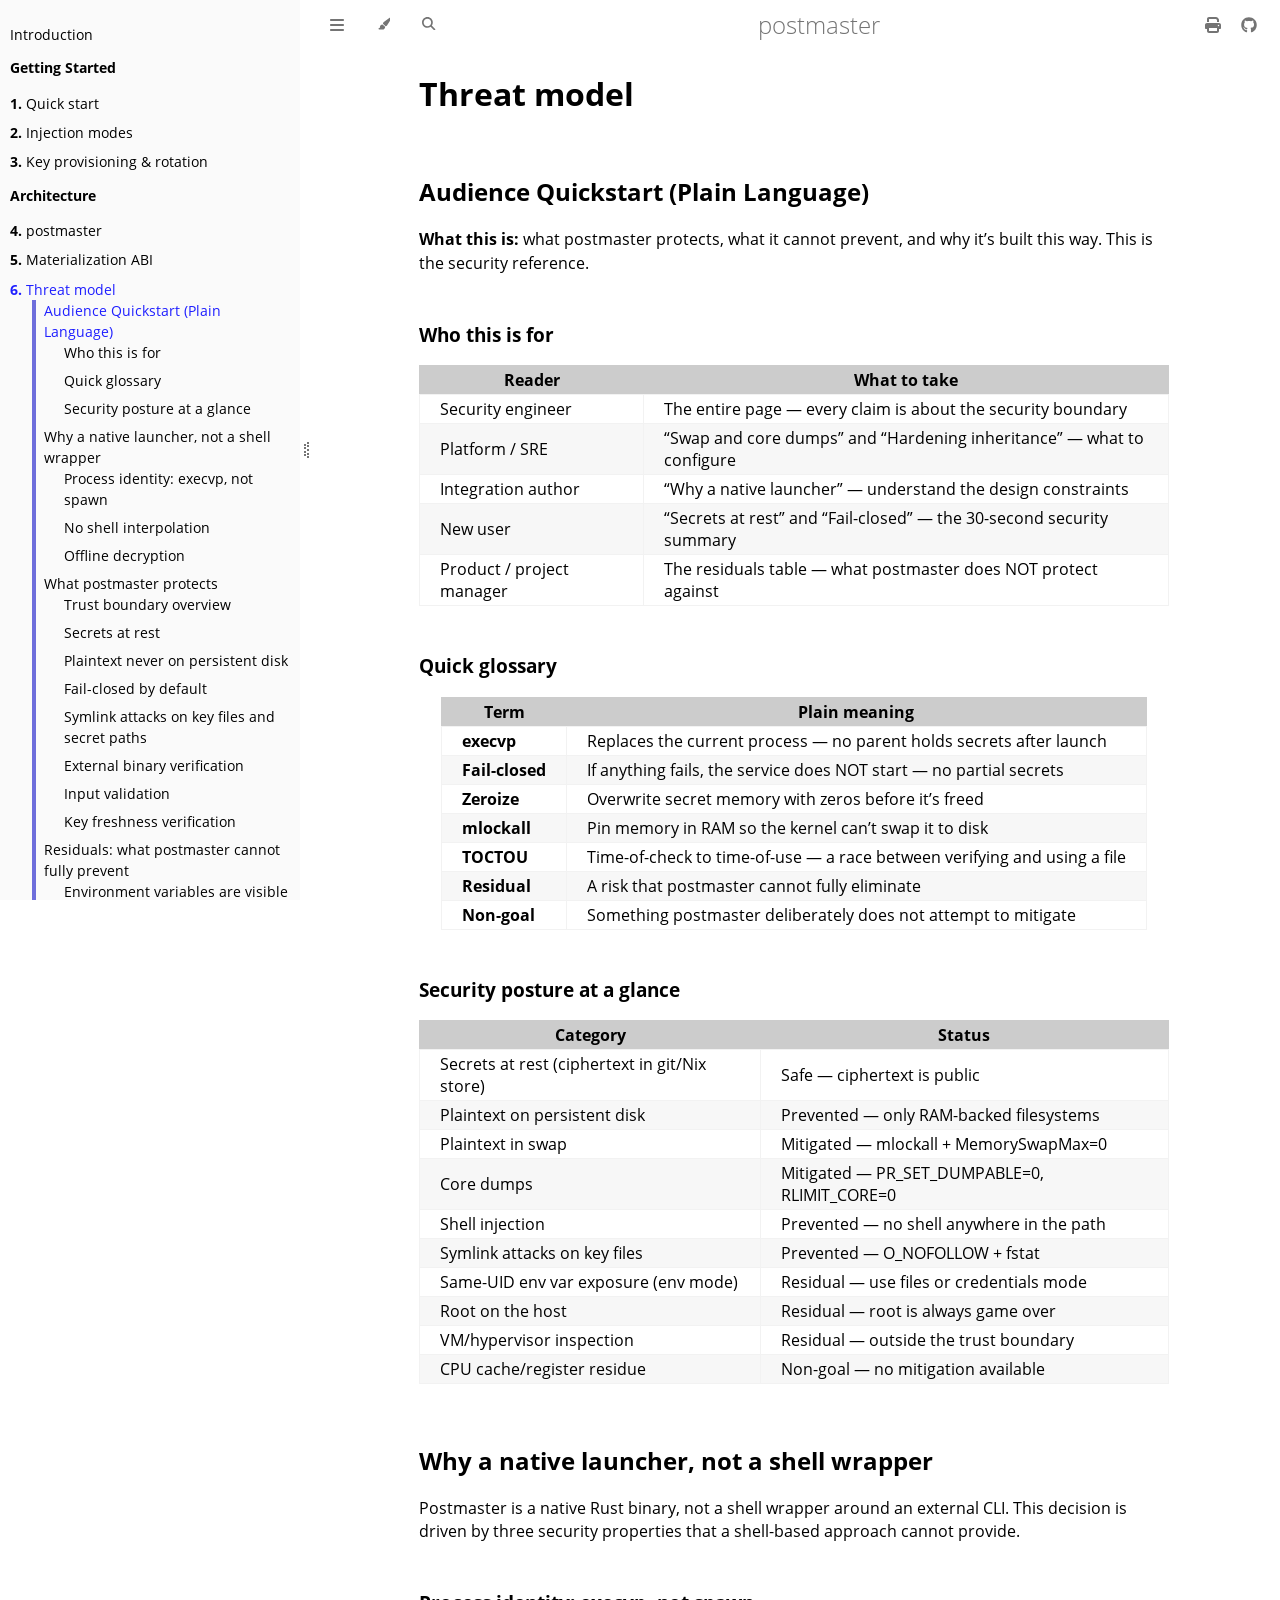
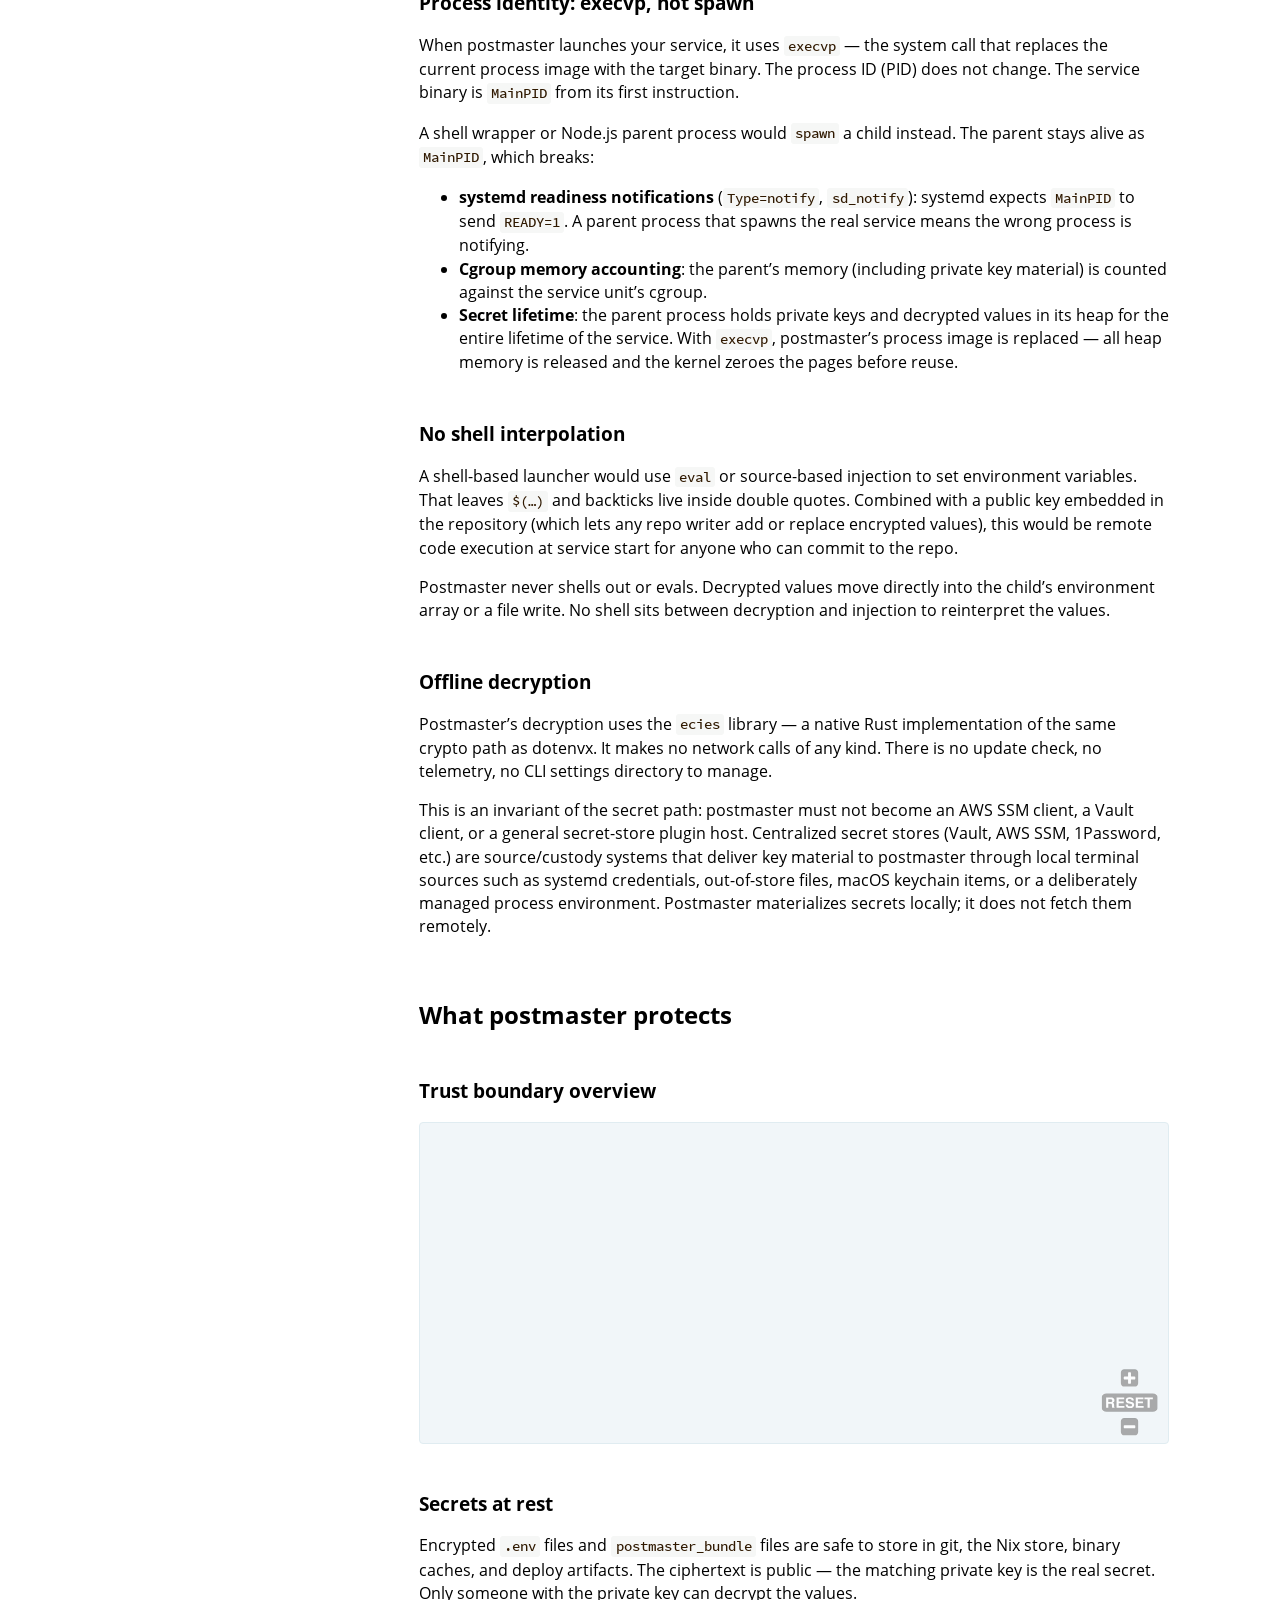
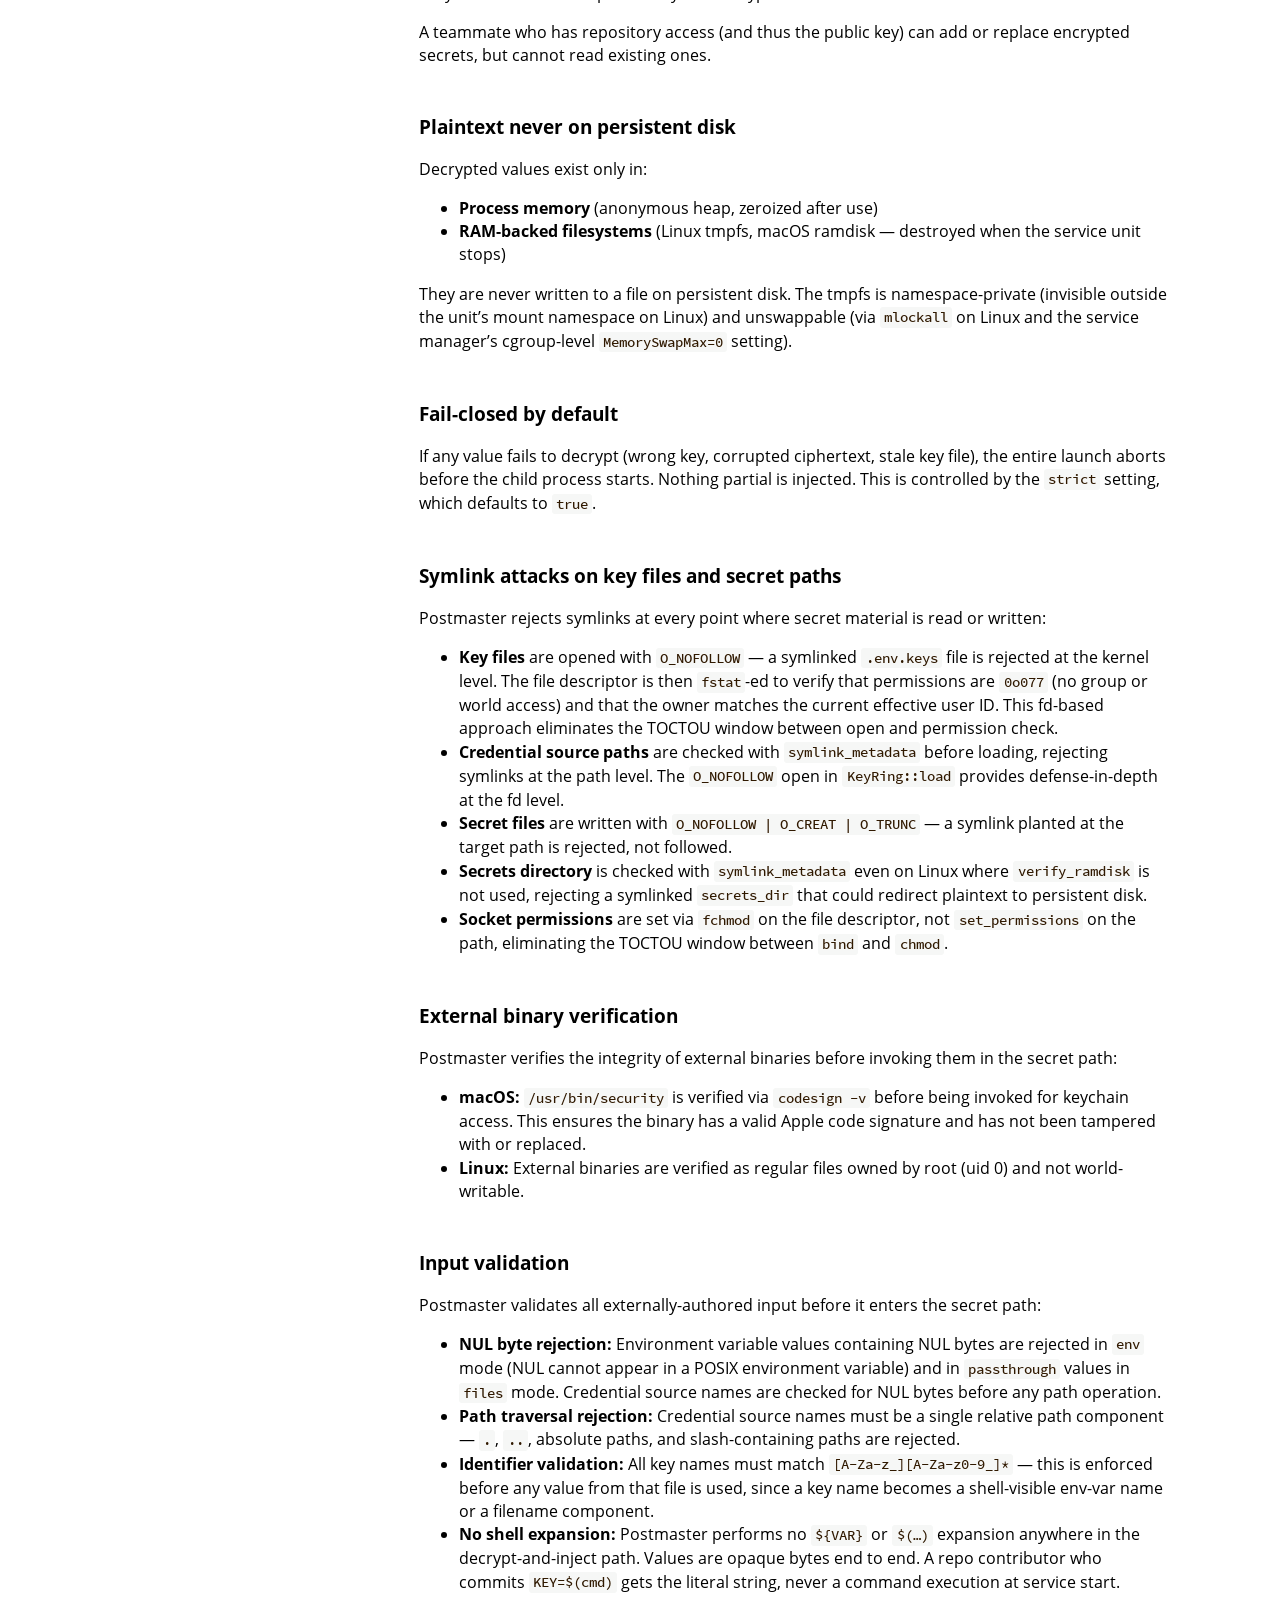
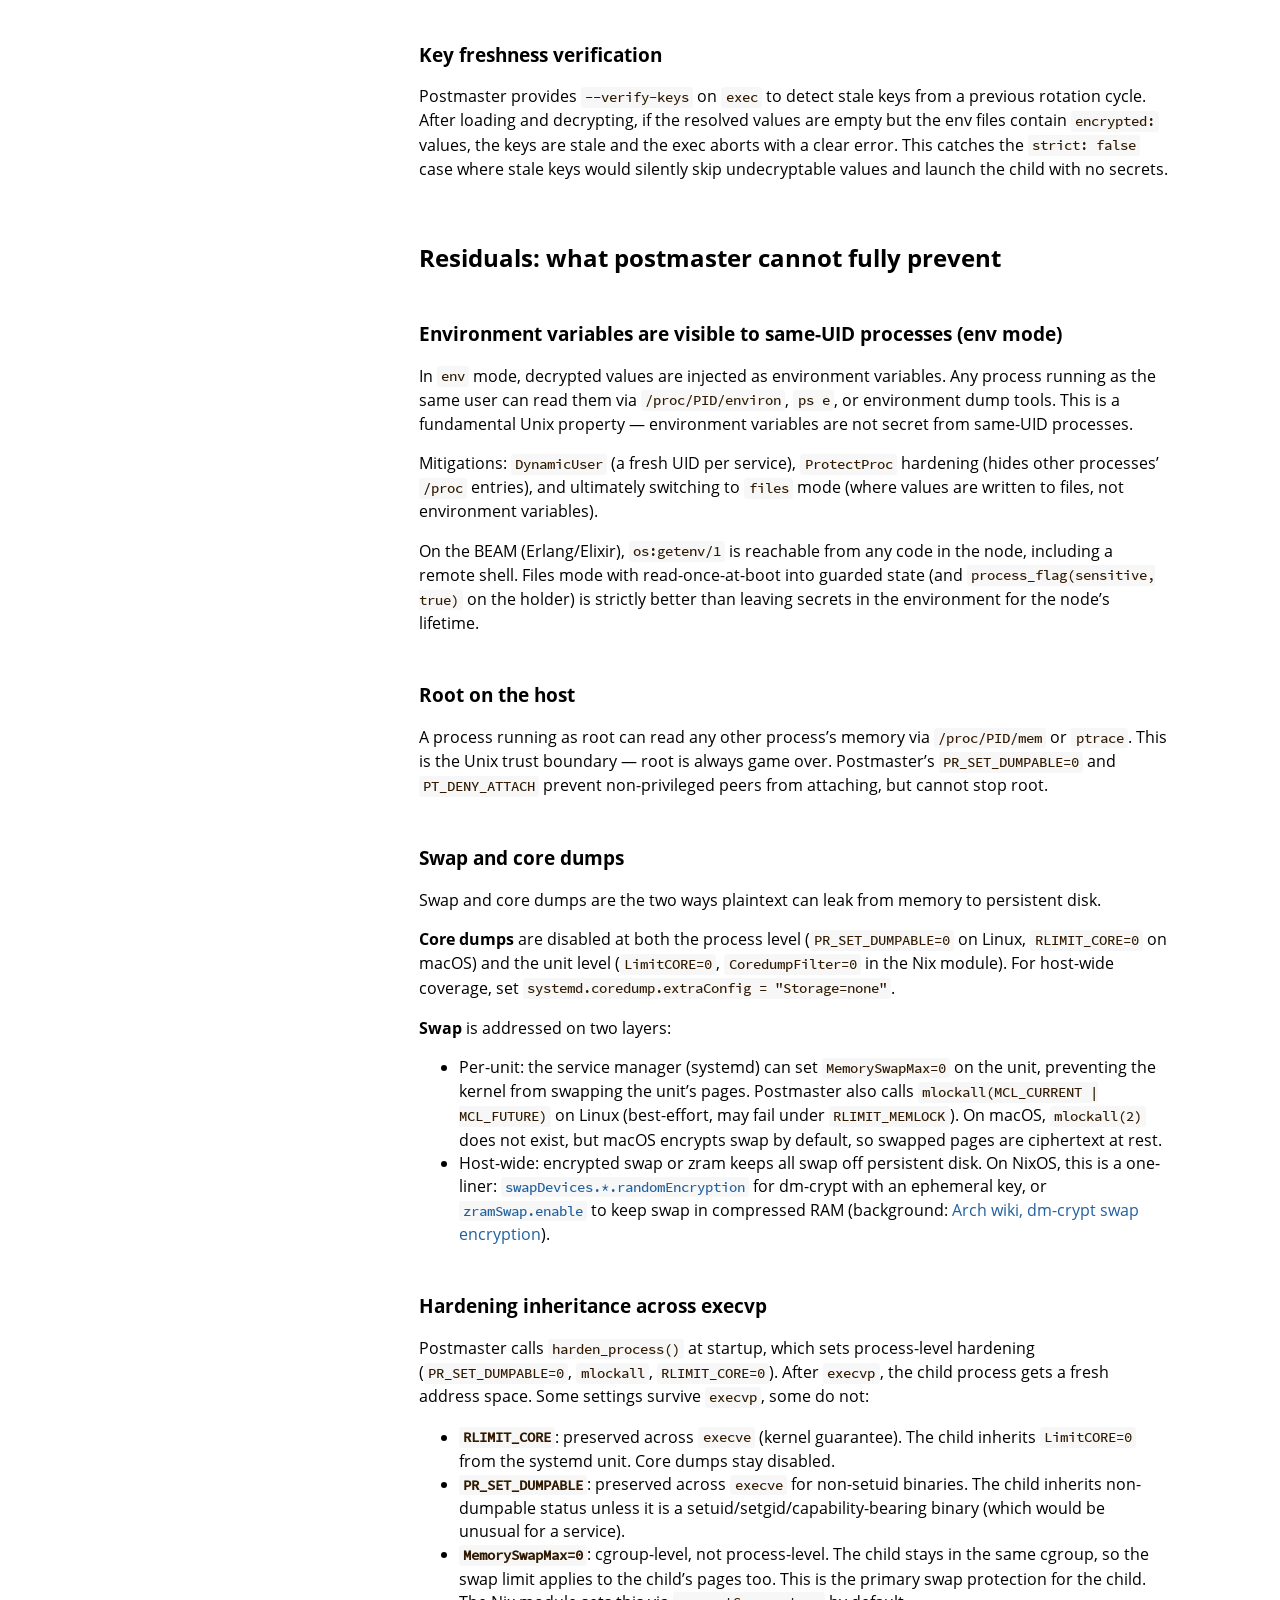
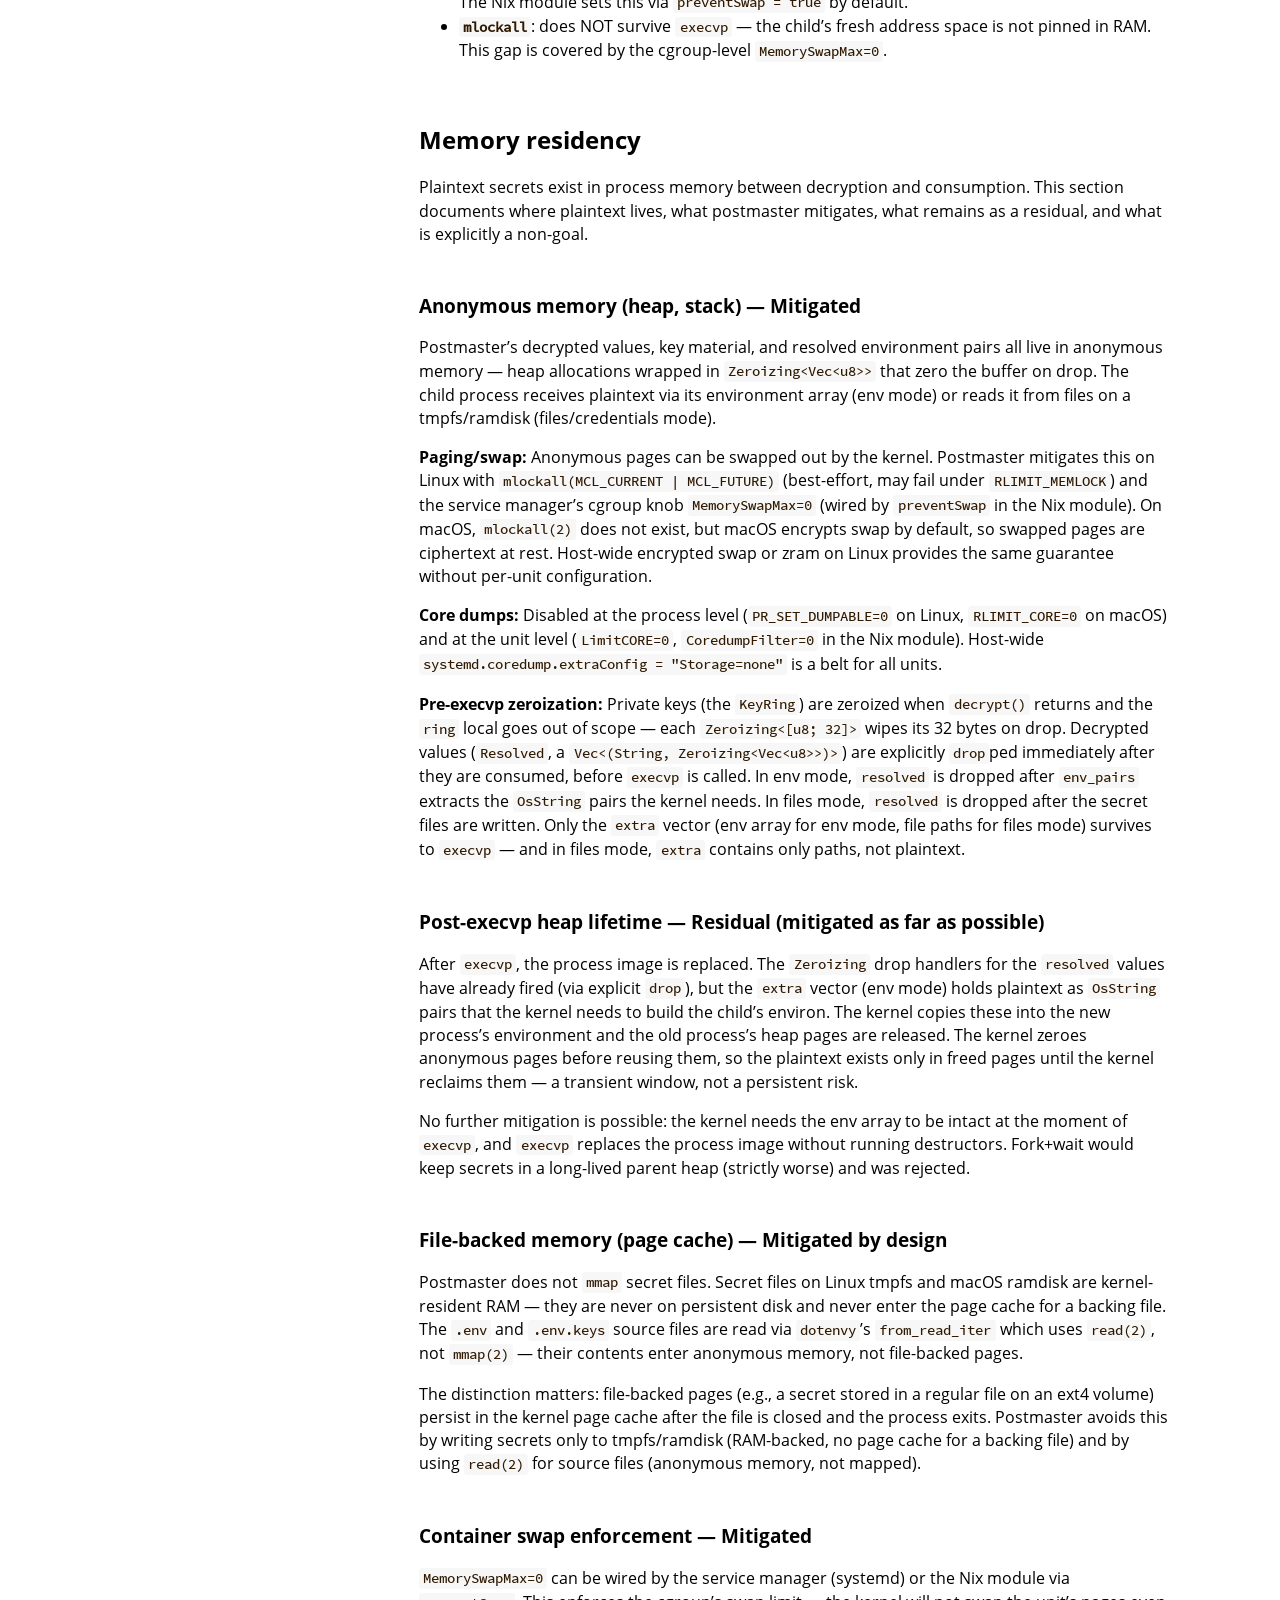
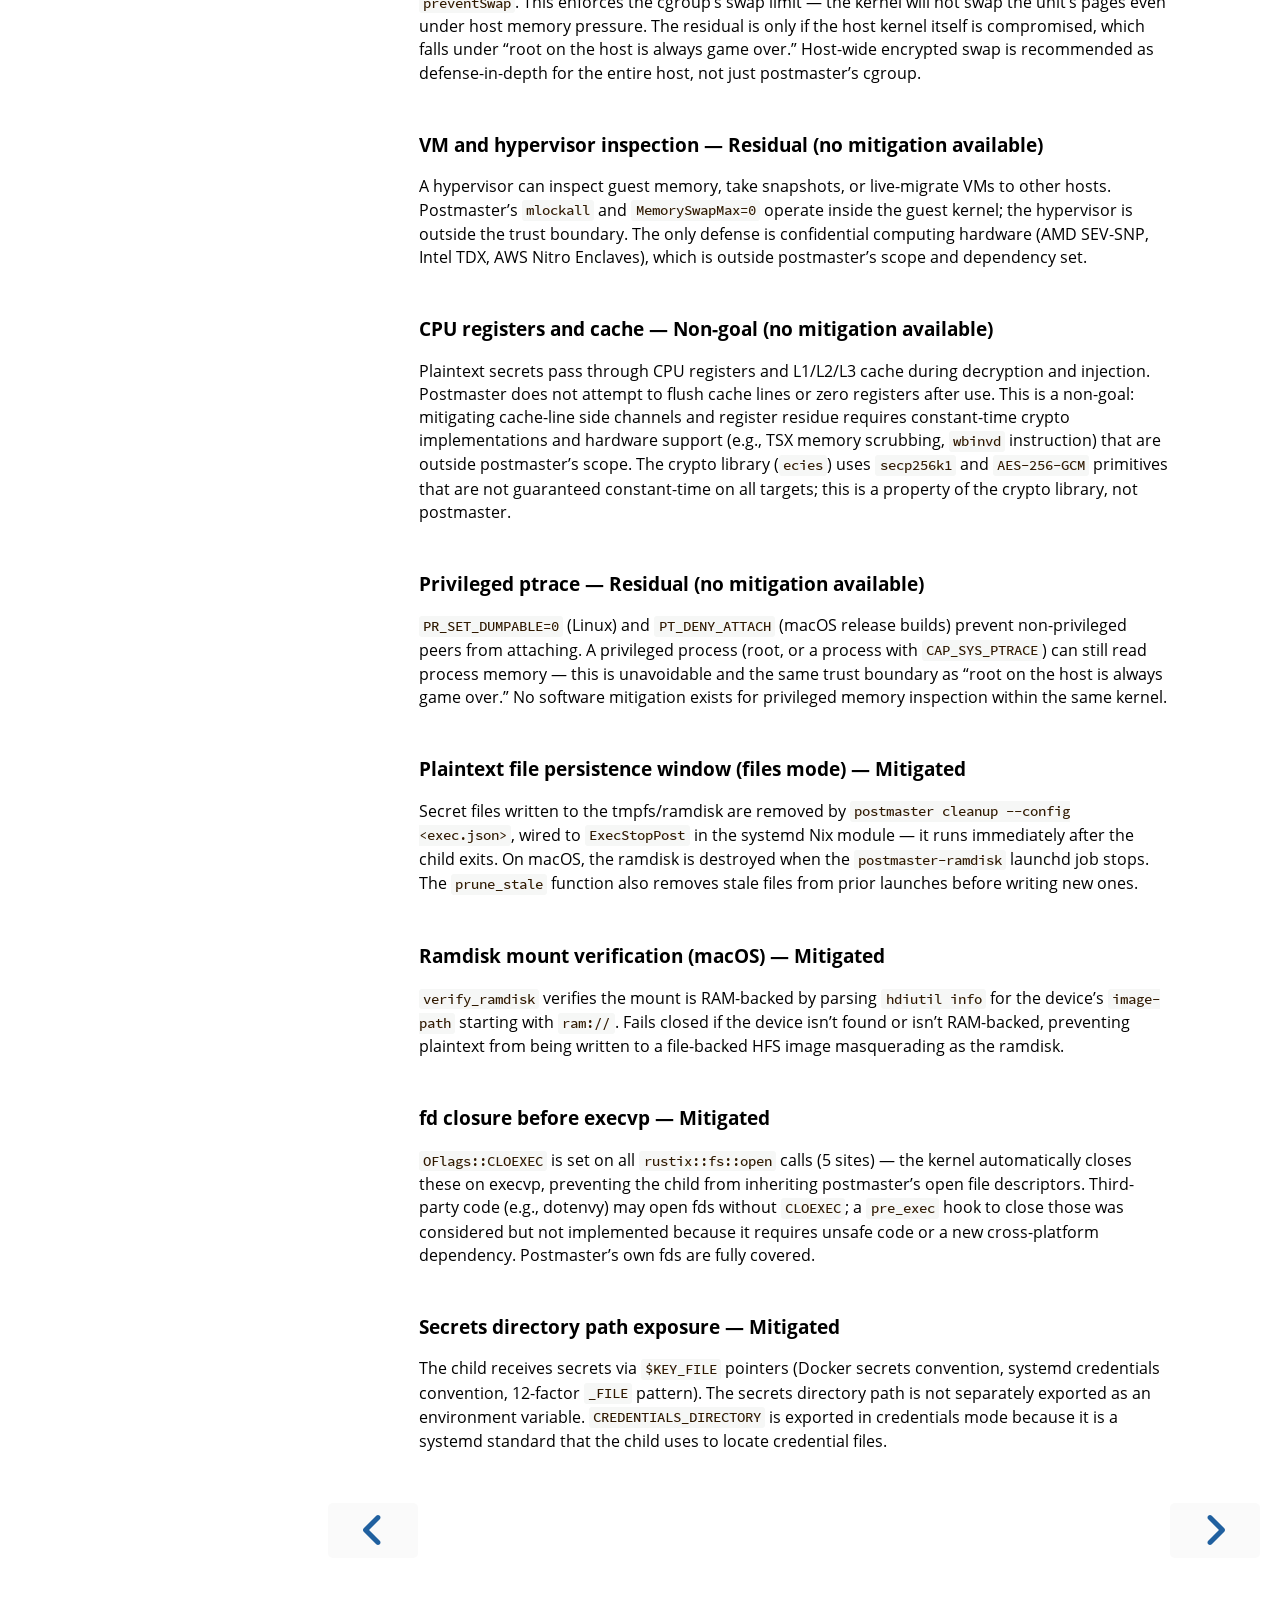
<file: architecture/threat-model.html>
<!DOCTYPE HTML>
<html lang="en" class="light sidebar-visible" dir="ltr">
    <head>
        <!-- Book generated using mdBook -->
        <meta charset="UTF-8">
        <title>Threat model - postmaster</title>


        <!-- Custom HTML head -->

        <meta name="description" content="A standalone, format-neutral local secret materialization engine.">
        <meta name="viewport" content="width=device-width, initial-scale=1">
        <meta name="theme-color" content="#ffffff">

        <link rel="icon" href="../favicon-de23e50b.svg">
        <link rel="shortcut icon" href="../favicon-8114d1fc.png">
        <link rel="stylesheet" href="../css/variables-8adf115d.css">
        <link rel="stylesheet" href="../css/general-0392ca55.css">
        <link rel="stylesheet" href="../css/chrome-fc474251.css">
        <link rel="stylesheet" href="../css/print-9e4910d8.css" media="print">

        <!-- Fonts -->
        <link rel="stylesheet" href="../fonts/fonts-9644e21d.css">

        <!-- Highlight.js Stylesheets -->
        <link rel="stylesheet" id="mdbook-highlight-css" href="../highlight-493f70e1.css">
        <link rel="stylesheet" id="mdbook-tomorrow-night-css" href="../tomorrow-night-4c0ae647.css">
        <link rel="stylesheet" id="mdbook-ayu-highlight-css" href="../ayu-highlight-3fdfc3ac.css">

        <!-- Custom theme stylesheets -->
        <link rel="stylesheet" href="../mermaid-zoom-d48efa7d.css">


        <!-- Provide site root and default themes to javascript -->
        <script>
            const path_to_root = "../";
            const default_light_theme = "light";
            const default_dark_theme = "navy";
            window.path_to_searchindex_js = "../searchindex-c86cb699.js";
        </script>
        <!-- Start loading toc.js asap -->
        <script src="../toc-586c1afa.js"></script>
    </head>
    <body>
    <div id="mdbook-help-container">
        <div id="mdbook-help-popup">
            <h2 class="mdbook-help-title">Keyboard shortcuts</h2>
            <div>
                <p>Press <kbd>←</kbd> or <kbd>→</kbd> to navigate between chapters</p>
                <p>Press <kbd>S</kbd> or <kbd>/</kbd> to search in the book</p>
                <p>Press <kbd>?</kbd> to show this help</p>
                <p>Press <kbd>Esc</kbd> to hide this help</p>
            </div>
        </div>
    </div>
    <div id="mdbook-body-container">
        <!-- Work around some values being stored in localStorage wrapped in quotes -->
        <script>
            try {
                let theme = localStorage.getItem('mdbook-theme');
                let sidebar = localStorage.getItem('mdbook-sidebar');

                if (theme.startsWith('"') && theme.endsWith('"')) {
                    localStorage.setItem('mdbook-theme', theme.slice(1, theme.length - 1));
                }

                if (sidebar.startsWith('"') && sidebar.endsWith('"')) {
                    localStorage.setItem('mdbook-sidebar', sidebar.slice(1, sidebar.length - 1));
                }
            } catch (e) { }
        </script>

        <!-- Set the theme before any content is loaded, prevents flash -->
        <script>
            const default_theme = window.matchMedia("(prefers-color-scheme: dark)").matches ? default_dark_theme : default_light_theme;
            let theme;
            try { theme = localStorage.getItem('mdbook-theme'); } catch(e) { }
            if (theme === null || theme === undefined) { theme = default_theme; }
            const html = document.documentElement;
            html.classList.remove('light')
            html.classList.add(theme);
            html.classList.add("js");
        </script>

        <input type="checkbox" id="mdbook-sidebar-toggle-anchor" class="hidden">

        <!-- Hide / unhide sidebar before it is displayed -->
        <script>
            let sidebar = null;
            const sidebar_toggle = document.getElementById("mdbook-sidebar-toggle-anchor");
            if (document.body.clientWidth >= 1080) {
                try { sidebar = localStorage.getItem('mdbook-sidebar'); } catch(e) { }
                sidebar = sidebar || 'visible';
            } else {
                sidebar = 'hidden';
                sidebar_toggle.checked = false;
            }
            if (sidebar === 'visible') {
                sidebar_toggle.checked = true;
            } else {
                html.classList.remove('sidebar-visible');
            }
        </script>

        <nav id="mdbook-sidebar" class="sidebar" aria-label="Table of contents">
            <!-- populated by js -->
            <mdbook-sidebar-scrollbox class="sidebar-scrollbox"></mdbook-sidebar-scrollbox>
            <noscript>
                <iframe class="sidebar-iframe-outer" src="../toc.html"></iframe>
            </noscript>
            <div id="mdbook-sidebar-resize-handle" class="sidebar-resize-handle">
                <div class="sidebar-resize-indicator"></div>
            </div>
        </nav>

        <div id="mdbook-page-wrapper" class="page-wrapper">

            <div class="page">
                <div id="mdbook-menu-bar-hover-placeholder"></div>
                <div id="mdbook-menu-bar" class="menu-bar sticky">
                    <div class="left-buttons">
                        <label id="mdbook-sidebar-toggle" class="icon-button" for="mdbook-sidebar-toggle-anchor" title="Toggle Table of Contents" aria-label="Toggle Table of Contents" aria-controls="mdbook-sidebar">
                            <span class=fa-svg><svg xmlns="http://www.w3.org/2000/svg" viewBox="0 0 448 512"><!--! Font Awesome Free 6.2.0 by @fontawesome - https://fontawesome.com License - https://fontawesome.com/license/free (Icons: CC BY 4.0, Fonts: SIL OFL 1.1, Code: MIT License) Copyright 2022 Fonticons, Inc. --><path d="M0 96C0 78.3 14.3 64 32 64H416c17.7 0 32 14.3 32 32s-14.3 32-32 32H32C14.3 128 0 113.7 0 96zM0 256c0-17.7 14.3-32 32-32H416c17.7 0 32 14.3 32 32s-14.3 32-32 32H32c-17.7 0-32-14.3-32-32zM448 416c0 17.7-14.3 32-32 32H32c-17.7 0-32-14.3-32-32s14.3-32 32-32H416c17.7 0 32 14.3 32 32z"/></svg></span>
                        </label>
                        <button id="mdbook-theme-toggle" class="icon-button" type="button" title="Change theme" aria-label="Change theme" aria-haspopup="true" aria-expanded="false" aria-controls="mdbook-theme-list">
                            <span class=fa-svg><svg xmlns="http://www.w3.org/2000/svg" viewBox="0 0 576 512"><!--! Font Awesome Free 6.2.0 by @fontawesome - https://fontawesome.com License - https://fontawesome.com/license/free (Icons: CC BY 4.0, Fonts: SIL OFL 1.1, Code: MIT License) Copyright 2022 Fonticons, Inc. --><path d="M371.3 367.1c27.3-3.9 51.9-19.4 67.2-42.9L600.2 74.1c12.6-19.5 9.4-45.3-7.6-61.2S549.7-4.4 531.1 9.6L294.4 187.2c-24 18-38.2 46.1-38.4 76.1L371.3 367.1zm-19.6 25.4l-116-104.4C175.9 290.3 128 339.6 128 400c0 3.9 .2 7.8 .6 11.6c1.8 17.5-10.2 36.4-27.8 36.4H96c-17.7 0-32 14.3-32 32s14.3 32 32 32H240c61.9 0 112-50.1 112-112c0-2.5-.1-5-.2-7.5z"/></svg></span>
                        </button>
                        <ul id="mdbook-theme-list" class="theme-popup" aria-label="Themes" role="menu">
                            <li role="none"><button role="menuitem" class="theme" id="mdbook-theme-default_theme">Auto</button></li>
                            <li role="none"><button role="menuitem" class="theme" id="mdbook-theme-light">Light</button></li>
                            <li role="none"><button role="menuitem" class="theme" id="mdbook-theme-rust">Rust</button></li>
                            <li role="none"><button role="menuitem" class="theme" id="mdbook-theme-coal">Coal</button></li>
                            <li role="none"><button role="menuitem" class="theme" id="mdbook-theme-navy">Navy</button></li>
                            <li role="none"><button role="menuitem" class="theme" id="mdbook-theme-ayu">Ayu</button></li>
                        </ul>
                        <button id="mdbook-search-toggle" class="icon-button" type="button" title="Search (`/`)" aria-label="Toggle Searchbar" aria-expanded="false" aria-keyshortcuts="/ s" aria-controls="mdbook-searchbar">
                            <span class=fa-svg><svg xmlns="http://www.w3.org/2000/svg" viewBox="0 0 512 512"><!--! Font Awesome Free 6.2.0 by @fontawesome - https://fontawesome.com License - https://fontawesome.com/license/free (Icons: CC BY 4.0, Fonts: SIL OFL 1.1, Code: MIT License) Copyright 2022 Fonticons, Inc. --><path d="M416 208c0 45.9-14.9 88.3-40 122.7L502.6 457.4c12.5 12.5 12.5 32.8 0 45.3s-32.8 12.5-45.3 0L330.7 376c-34.4 25.2-76.8 40-122.7 40C93.1 416 0 322.9 0 208S93.1 0 208 0S416 93.1 416 208zM208 352c79.5 0 144-64.5 144-144s-64.5-144-144-144S64 128.5 64 208s64.5 144 144 144z"/></svg></span>
                        </button>
                    </div>

                    <h1 class="menu-title">postmaster</h1>

                    <div class="right-buttons">
                        <a href="../print.html" title="Print this book" aria-label="Print this book">
                            <span class=fa-svg id="print-button"><svg xmlns="http://www.w3.org/2000/svg" viewBox="0 0 512 512"><!--! Font Awesome Free 6.2.0 by @fontawesome - https://fontawesome.com License - https://fontawesome.com/license/free (Icons: CC BY 4.0, Fonts: SIL OFL 1.1, Code: MIT License) Copyright 2022 Fonticons, Inc. --><path d="M128 0C92.7 0 64 28.7 64 64v96h64V64H354.7L384 93.3V160h64V93.3c0-17-6.7-33.3-18.7-45.3L400 18.7C388 6.7 371.7 0 354.7 0H128zM384 352v32 64H128V384 368 352H384zm64 32h32c17.7 0 32-14.3 32-32V256c0-35.3-28.7-64-64-64H64c-35.3 0-64 28.7-64 64v96c0 17.7 14.3 32 32 32H64v64c0 35.3 28.7 64 64 64H384c35.3 0 64-28.7 64-64V384zm-16-88c-13.3 0-24-10.7-24-24s10.7-24 24-24s24 10.7 24 24s-10.7 24-24 24z"/></svg></span>
                        </a>
                        <a href="https://github.com/beardedeagle/postmaster" title="Git repository" aria-label="Git repository">
                            <span class=fa-svg><svg xmlns="http://www.w3.org/2000/svg" viewBox="0 0 496 512"><!--! Font Awesome Free 6.2.0 by @fontawesome - https://fontawesome.com License - https://fontawesome.com/license/free (Icons: CC BY 4.0, Fonts: SIL OFL 1.1, Code: MIT License) Copyright 2022 Fonticons, Inc. --><path d="M165.9 397.4c0 2-2.3 3.6-5.2 3.6-3.3.3-5.6-1.3-5.6-3.6 0-2 2.3-3.6 5.2-3.6 3-.3 5.6 1.3 5.6 3.6zm-31.1-4.5c-.7 2 1.3 4.3 4.3 4.9 2.6 1 5.6 0 6.2-2s-1.3-4.3-4.3-5.2c-2.6-.7-5.5.3-6.2 2.3zm44.2-1.7c-2.9.7-4.9 2.6-4.6 4.9.3 2 2.9 3.3 5.9 2.6 2.9-.7 4.9-2.6 4.6-4.6-.3-1.9-3-3.2-5.9-2.9zM244.8 8C106.1 8 0 113.3 0 252c0 110.9 69.8 205.8 169.5 239.2 12.8 2.3 17.3-5.6 17.3-12.1 0-6.2-.3-40.4-.3-61.4 0 0-70 15-84.7-29.8 0 0-11.4-29.1-27.8-36.6 0 0-22.9-15.7 1.6-15.4 0 0 24.9 2 38.6 25.8 21.9 38.6 58.6 27.5 72.9 20.9 2.3-16 8.8-27.1 16-33.7-55.9-6.2-112.3-14.3-112.3-110.5 0-27.5 7.6-41.3 23.6-58.9-2.6-6.5-11.1-33.3 2.6-67.9 20.9-6.5 69 27 69 27 20-5.6 41.5-8.5 62.8-8.5s42.8 2.9 62.8 8.5c0 0 48.1-33.6 69-27 13.7 34.7 5.2 61.4 2.6 67.9 16 17.7 25.8 31.5 25.8 58.9 0 96.5-58.9 104.2-114.8 110.5 9.2 7.9 17 22.9 17 46.4 0 33.7-.3 75.4-.3 83.6 0 6.5 4.6 14.4 17.3 12.1C428.2 457.8 496 362.9 496 252 496 113.3 383.5 8 244.8 8zM97.2 352.9c-1.3 1-1 3.3.7 5.2 1.6 1.6 3.9 2.3 5.2 1 1.3-1 1-3.3-.7-5.2-1.6-1.6-3.9-2.3-5.2-1zm-10.8-8.1c-.7 1.3.3 2.9 2.3 3.9 1.6 1 3.6.7 4.3-.7.7-1.3-.3-2.9-2.3-3.9-2-.6-3.6-.3-4.3.7zm32.4 35.6c-1.6 1.3-1 4.3 1.3 6.2 2.3 2.3 5.2 2.6 6.5 1 1.3-1.3.7-4.3-1.3-6.2-2.2-2.3-5.2-2.6-6.5-1zm-11.4-14.7c-1.6 1-1.6 3.6 0 5.9 1.6 2.3 4.3 3.3 5.6 2.3 1.6-1.3 1.6-3.9 0-6.2-1.4-2.3-4-3.3-5.6-2z"/></svg></span>
                        </a>

                    </div>
                </div>

                <div id="mdbook-search-wrapper" class="hidden">
                    <form id="mdbook-searchbar-outer" class="searchbar-outer">
                        <div class="search-wrapper">
                            <input type="search" id="mdbook-searchbar" name="searchbar" placeholder="Search this book ..." aria-controls="mdbook-searchresults-outer" aria-describedby="searchresults-header">
                            <div class="spinner-wrapper">
                                <span class=fa-svg id="fa-spin"><svg xmlns="http://www.w3.org/2000/svg" viewBox="0 0 512 512"><!--! Font Awesome Free 6.2.0 by @fontawesome - https://fontawesome.com License - https://fontawesome.com/license/free (Icons: CC BY 4.0, Fonts: SIL OFL 1.1, Code: MIT License) Copyright 2022 Fonticons, Inc. --><path d="M304 48c0-26.5-21.5-48-48-48s-48 21.5-48 48s21.5 48 48 48s48-21.5 48-48zm0 416c0-26.5-21.5-48-48-48s-48 21.5-48 48s21.5 48 48 48s48-21.5 48-48zM48 304c26.5 0 48-21.5 48-48s-21.5-48-48-48s-48 21.5-48 48s21.5 48 48 48zm464-48c0-26.5-21.5-48-48-48s-48 21.5-48 48s21.5 48 48 48s48-21.5 48-48zM142.9 437c18.7-18.7 18.7-49.1 0-67.9s-49.1-18.7-67.9 0s-18.7 49.1 0 67.9s49.1 18.7 67.9 0zm0-294.2c18.7-18.7 18.7-49.1 0-67.9S93.7 56.2 75 75s-18.7 49.1 0 67.9s49.1 18.7 67.9 0zM369.1 437c18.7 18.7 49.1 18.7 67.9 0s18.7-49.1 0-67.9s-49.1-18.7-67.9 0s-18.7 49.1 0 67.9z"/></svg></span>
                            </div>
                        </div>
                    </form>
                    <div id="mdbook-searchresults-outer" class="searchresults-outer hidden">
                        <div id="mdbook-searchresults-header" class="searchresults-header"></div>
                        <ul id="mdbook-searchresults">
                        </ul>
                    </div>
                </div>

                <!-- Apply ARIA attributes after the sidebar and the sidebar toggle button are added to the DOM -->
                <script>
                    document.getElementById('mdbook-sidebar-toggle').setAttribute('aria-expanded', sidebar === 'visible');
                    document.getElementById('mdbook-sidebar').setAttribute('aria-hidden', sidebar !== 'visible');
                    Array.from(document.querySelectorAll('#mdbook-sidebar a')).forEach(function(link) {
                        link.setAttribute('tabIndex', sidebar === 'visible' ? 0 : -1);
                    });
                </script>

                <div id="mdbook-content" class="content">
                    <main>
                        <h1 id="threat-model"><a class="header" href="#threat-model">Threat model</a></h1>
<h2 id="audience-quickstart-plain-language"><a class="header" href="#audience-quickstart-plain-language">Audience Quickstart (Plain Language)</a></h2>
<p><strong>What this is:</strong> what postmaster protects, what it cannot prevent,
and why it’s built this way. This is the security reference.</p>
<h3 id="who-this-is-for"><a class="header" href="#who-this-is-for">Who this is for</a></h3>
<div class="table-wrapper">
<table>
<thead>
<tr><th>Reader</th><th>What to take</th></tr>
</thead>
<tbody>
<tr><td>Security engineer</td><td>The entire page — every claim is about the security boundary</td></tr>
<tr><td>Platform / SRE</td><td>“Swap and core dumps” and “Hardening inheritance” — what to configure</td></tr>
<tr><td>Integration author</td><td>“Why a native launcher” — understand the design constraints</td></tr>
<tr><td>New user</td><td>“Secrets at rest” and “Fail-closed” — the 30-second security summary</td></tr>
<tr><td>Product / project manager</td><td>The residuals table — what postmaster does NOT protect against</td></tr>
</tbody>
</table>
</div>
<h3 id="quick-glossary"><a class="header" href="#quick-glossary">Quick glossary</a></h3>
<div class="table-wrapper">
<table>
<thead>
<tr><th>Term</th><th>Plain meaning</th></tr>
</thead>
<tbody>
<tr><td><strong>execvp</strong></td><td>Replaces the current process — no parent holds secrets after launch</td></tr>
<tr><td><strong>Fail-closed</strong></td><td>If anything fails, the service does NOT start — no partial secrets</td></tr>
<tr><td><strong>Zeroize</strong></td><td>Overwrite secret memory with zeros before it’s freed</td></tr>
<tr><td><strong>mlockall</strong></td><td>Pin memory in RAM so the kernel can’t swap it to disk</td></tr>
<tr><td><strong>TOCTOU</strong></td><td>Time-of-check to time-of-use — a race between verifying and using a file</td></tr>
<tr><td><strong>Residual</strong></td><td>A risk that postmaster cannot fully eliminate</td></tr>
<tr><td><strong>Non-goal</strong></td><td>Something postmaster deliberately does not attempt to mitigate</td></tr>
</tbody>
</table>
</div>
<h3 id="security-posture-at-a-glance"><a class="header" href="#security-posture-at-a-glance">Security posture at a glance</a></h3>
<div class="table-wrapper">
<table>
<thead>
<tr><th>Category</th><th>Status</th></tr>
</thead>
<tbody>
<tr><td>Secrets at rest (ciphertext in git/Nix store)</td><td>Safe — ciphertext is public</td></tr>
<tr><td>Plaintext on persistent disk</td><td>Prevented — only RAM-backed filesystems</td></tr>
<tr><td>Plaintext in swap</td><td>Mitigated — mlockall + MemorySwapMax=0</td></tr>
<tr><td>Core dumps</td><td>Mitigated — PR_SET_DUMPABLE=0, RLIMIT_CORE=0</td></tr>
<tr><td>Shell injection</td><td>Prevented — no shell anywhere in the path</td></tr>
<tr><td>Symlink attacks on key files</td><td>Prevented — O_NOFOLLOW + fstat</td></tr>
<tr><td>Same-UID env var exposure (env mode)</td><td>Residual — use files or credentials mode</td></tr>
<tr><td>Root on the host</td><td>Residual — root is always game over</td></tr>
<tr><td>VM/hypervisor inspection</td><td>Residual — outside the trust boundary</td></tr>
<tr><td>CPU cache/register residue</td><td>Non-goal — no mitigation available</td></tr>
</tbody>
</table>
</div>
<h2 id="why-a-native-launcher-not-a-shell-wrapper"><a class="header" href="#why-a-native-launcher-not-a-shell-wrapper">Why a native launcher, not a shell wrapper</a></h2>
<p>Postmaster is a native Rust binary, not a shell wrapper around an
external CLI. This decision is driven by three security properties that
a shell-based approach cannot provide.</p>
<h3 id="process-identity-execvp-not-spawn"><a class="header" href="#process-identity-execvp-not-spawn">Process identity: execvp, not spawn</a></h3>
<p>When postmaster launches your service, it uses <code>execvp</code> — the system
call that replaces the current process image with the target binary.
The process ID (PID) does not change. The service binary is <code>MainPID</code>
from its first instruction.</p>
<p>A shell wrapper or Node.js parent process would <code>spawn</code> a child
instead. The parent stays alive as <code>MainPID</code>, which breaks:</p>
<ul>
<li><strong>systemd readiness notifications</strong> (<code>Type=notify</code>, <code>sd_notify</code>):
systemd expects <code>MainPID</code> to send <code>READY=1</code>. A parent process that
spawns the real service means the wrong process is notifying.</li>
<li><strong>Cgroup memory accounting</strong>: the parent’s memory (including private
key material) is counted against the service unit’s cgroup.</li>
<li><strong>Secret lifetime</strong>: the parent process holds private keys and
decrypted values in its heap for the entire lifetime of the service.
With <code>execvp</code>, postmaster’s process image is replaced — all heap
memory is released and the kernel zeroes the pages before reuse.</li>
</ul>
<h3 id="no-shell-interpolation"><a class="header" href="#no-shell-interpolation">No shell interpolation</a></h3>
<p>A shell-based launcher would use <code>eval</code> or source-based injection to
set environment variables. That leaves <code>$(…)</code> and backticks live
inside double quotes. Combined with a public key embedded in the
repository (which lets any repo writer add or replace encrypted
values), this would be remote code execution at service start for
anyone who can commit to the repo.</p>
<p>Postmaster never shells out or evals. Decrypted values move directly
into the child’s environment array or a file write. No shell sits
between decryption and injection to reinterpret the values.</p>
<h3 id="offline-decryption"><a class="header" href="#offline-decryption">Offline decryption</a></h3>
<p>Postmaster’s decryption uses the <code>ecies</code> library — a native Rust
implementation of the same crypto path as dotenvx. It makes no network
calls of any kind. There is no update check, no telemetry, no CLI
settings directory to manage.</p>
<p>This is an invariant of the secret path: postmaster must not become an
AWS SSM client, a Vault client, or a general secret-store plugin host.
Centralized secret stores (Vault, AWS SSM, 1Password, etc.) are
source/custody systems that deliver key material to postmaster through
local terminal sources such as systemd credentials, out-of-store
files, macOS keychain items, or a deliberately managed process
environment. Postmaster materializes secrets locally; it does not
fetch them remotely.</p>
<h2 id="what-postmaster-protects"><a class="header" href="#what-postmaster-protects">What postmaster protects</a></h2>
<h3 id="trust-boundary-overview"><a class="header" href="#trust-boundary-overview">Trust boundary overview</a></h3>
<pre class="mermaid">flowchart TB
    subgraph trusted["Trusted zone"]
        keys["Private key material\n(systemd cred / file / keychain)"]
        pm["postmaster\n(decrypt + inject)"]
        child["Child process\n(your binary)"]
    end
    subgraph untrusted["Public zone"]
        ciphertext["Encrypted .env\n(git / Nix store / artifact)"]
    end
    subgraph outside["Outside trust boundary"]
        root["Root on host"]
        vm["VM / hypervisor"]
        cpu["CPU cache / registers"]
    end

    ciphertext --&gt; pm
    keys --&gt; pm
    pm --&gt;|execvp| child
    pm -.-&gt;|cannot stop| root
    pm -.-&gt;|cannot stop| vm
    pm -.-&gt;|cannot stop| cpu
</pre>

<h3 id="secrets-at-rest"><a class="header" href="#secrets-at-rest">Secrets at rest</a></h3>
<p>Encrypted <code>.env</code> files and <code>postmaster_bundle</code> files are safe to store
in git, the Nix store, binary caches, and deploy artifacts. The
ciphertext is public — the matching private key is the real secret.
Only someone with the private key can decrypt the values.</p>
<p>A teammate who has repository access (and thus the public key) can add
or replace encrypted secrets, but cannot read existing ones.</p>
<h3 id="plaintext-never-on-persistent-disk"><a class="header" href="#plaintext-never-on-persistent-disk">Plaintext never on persistent disk</a></h3>
<p>Decrypted values exist only in:</p>
<ul>
<li><strong>Process memory</strong> (anonymous heap, zeroized after use)</li>
<li><strong>RAM-backed filesystems</strong> (Linux tmpfs, macOS ramdisk — destroyed
when the service unit stops)</li>
</ul>
<p>They are never written to a file on persistent disk. The tmpfs is
namespace-private (invisible outside the unit’s mount namespace on
Linux) and unswappable (via <code>mlockall</code> on Linux and the service
manager’s cgroup-level <code>MemorySwapMax=0</code> setting).</p>
<h3 id="fail-closed-by-default"><a class="header" href="#fail-closed-by-default">Fail-closed by default</a></h3>
<p>If any value fails to decrypt (wrong key, corrupted ciphertext, stale
key file), the entire launch aborts before the child process starts.
Nothing partial is injected. This is controlled by the <code>strict</code>
setting, which defaults to <code>true</code>.</p>
<h3 id="symlink-attacks-on-key-files-and-secret-paths"><a class="header" href="#symlink-attacks-on-key-files-and-secret-paths">Symlink attacks on key files and secret paths</a></h3>
<p>Postmaster rejects symlinks at every point where secret material is
read or written:</p>
<ul>
<li><strong>Key files</strong> are opened with <code>O_NOFOLLOW</code> — a symlinked <code>.env.keys</code>
file is rejected at the kernel level. The file descriptor is then
<code>fstat</code>-ed to verify that permissions are <code>0o077</code> (no group or world
access) and that the owner matches the current effective user ID.
This fd-based approach eliminates the TOCTOU window between open
and permission check.</li>
<li><strong>Credential source paths</strong> are checked with <code>symlink_metadata</code>
before loading, rejecting symlinks at the path level. The
<code>O_NOFOLLOW</code> open in <code>KeyRing::load</code> provides defense-in-depth at
the fd level.</li>
<li><strong>Secret files</strong> are written with <code>O_NOFOLLOW | O_CREAT | O_TRUNC</code>
— a symlink planted at the target path is rejected, not followed.</li>
<li><strong>Secrets directory</strong> is checked with <code>symlink_metadata</code> even on
Linux where <code>verify_ramdisk</code> is not used, rejecting a symlinked
<code>secrets_dir</code> that could redirect plaintext to persistent disk.</li>
<li><strong>Socket permissions</strong> are set via <code>fchmod</code> on the file descriptor,
not <code>set_permissions</code> on the path, eliminating the TOCTOU window
between <code>bind</code> and <code>chmod</code>.</li>
</ul>
<h3 id="external-binary-verification"><a class="header" href="#external-binary-verification">External binary verification</a></h3>
<p>Postmaster verifies the integrity of external binaries before
invoking them in the secret path:</p>
<ul>
<li><strong>macOS:</strong> <code>/usr/bin/security</code> is verified via <code>codesign -v</code> before
being invoked for keychain access. This ensures the binary has a
valid Apple code signature and has not been tampered with or
replaced.</li>
<li><strong>Linux:</strong> External binaries are verified as regular files owned
by root (uid 0) and not world-writable.</li>
</ul>
<h3 id="input-validation"><a class="header" href="#input-validation">Input validation</a></h3>
<p>Postmaster validates all externally-authored input before it enters
the secret path:</p>
<ul>
<li><strong>NUL byte rejection:</strong> Environment variable values containing NUL
bytes are rejected in <code>env</code> mode (NUL cannot appear in a POSIX
environment variable) and in <code>passthrough</code> values in <code>files</code> mode.
Credential source names are checked for NUL bytes before any path
operation.</li>
<li><strong>Path traversal rejection:</strong> Credential source names must be a
single relative path component — <code>.</code>, <code>..</code>, absolute paths, and
slash-containing paths are rejected.</li>
<li><strong>Identifier validation:</strong> All key names must match
<code>[A-Za-z_][A-Za-z0-9_]*</code> — this is enforced before any value from
that file is used, since a key name becomes a shell-visible env-var
name or a filename component.</li>
<li><strong>No shell expansion:</strong> Postmaster performs no <code>${VAR}</code> or <code>$(…)</code>
expansion anywhere in the decrypt-and-inject path. Values are
opaque bytes end to end. A repo contributor who commits
<code>KEY=$(cmd)</code> gets the literal string, never a command execution at
service start.</li>
</ul>
<h3 id="key-freshness-verification"><a class="header" href="#key-freshness-verification">Key freshness verification</a></h3>
<p>Postmaster provides <code>--verify-keys</code> on <code>exec</code> to detect stale keys
from a previous rotation cycle. After loading and decrypting, if the
resolved values are empty but the env files contain <code>encrypted:</code>
values, the keys are stale and the exec aborts with a clear error.
This catches the <code>strict: false</code> case where stale keys would silently
skip undecryptable values and launch the child with no secrets.</p>
<h2 id="residuals-what-postmaster-cannot-fully-prevent"><a class="header" href="#residuals-what-postmaster-cannot-fully-prevent">Residuals: what postmaster cannot fully prevent</a></h2>
<h3 id="environment-variables-are-visible-to-same-uid-processes-env-mode"><a class="header" href="#environment-variables-are-visible-to-same-uid-processes-env-mode">Environment variables are visible to same-UID processes (env mode)</a></h3>
<p>In <code>env</code> mode, decrypted values are injected as environment variables.
Any process running as the same user can read them via <code>/proc/PID/environ</code>,
<code>ps e</code>, or environment dump tools. This is a fundamental Unix property —
environment variables are not secret from same-UID processes.</p>
<p>Mitigations: <code>DynamicUser</code> (a fresh UID per service), <code>ProtectProc</code>
hardening (hides other processes’ <code>/proc</code> entries), and ultimately
switching to <code>files</code> mode (where values are written to files, not
environment variables).</p>
<p>On the BEAM (Erlang/Elixir), <code>os:getenv/1</code> is reachable from any code
in the node, including a remote shell. Files mode with read-once-at-boot
into guarded state (and <code>process_flag(sensitive, true)</code> on the holder)
is strictly better than leaving secrets in the environment for the
node’s lifetime.</p>
<h3 id="root-on-the-host"><a class="header" href="#root-on-the-host">Root on the host</a></h3>
<p>A process running as root can read any other process’s memory via
<code>/proc/PID/mem</code> or <code>ptrace</code>. This is the Unix trust boundary — root is
always game over. Postmaster’s <code>PR_SET_DUMPABLE=0</code> and <code>PT_DENY_ATTACH</code>
prevent non-privileged peers from attaching, but cannot stop root.</p>
<h3 id="swap-and-core-dumps"><a class="header" href="#swap-and-core-dumps">Swap and core dumps</a></h3>
<p>Swap and core dumps are the two ways plaintext can leak from memory to
persistent disk.</p>
<p><strong>Core dumps</strong> are disabled at both the process level
(<code>PR_SET_DUMPABLE=0</code> on Linux, <code>RLIMIT_CORE=0</code> on macOS) and the unit
level (<code>LimitCORE=0</code>, <code>CoredumpFilter=0</code> in the Nix module). For
host-wide coverage, set
<code>systemd.coredump.extraConfig = "Storage=none"</code>.</p>
<p><strong>Swap</strong> is addressed on two layers:</p>
<ul>
<li>Per-unit: the service manager (systemd) can set <code>MemorySwapMax=0</code> on
the unit, preventing the kernel from swapping the unit’s pages.
Postmaster also calls <code>mlockall(MCL_CURRENT | MCL_FUTURE)</code> on Linux
(best-effort, may fail under <code>RLIMIT_MEMLOCK</code>). On macOS,
<code>mlockall(2)</code> does not exist, but macOS encrypts swap by default, so
swapped pages are ciphertext at rest.</li>
<li>Host-wide: encrypted swap or zram keeps all swap off persistent disk.
On NixOS, this is a one-liner:
<a href="https://search.nixos.org/options?show=swapDevices.*.randomEncryption.enable"><code>swapDevices.*.randomEncryption</code></a>
for dm-crypt with an ephemeral key, or
<a href="https://search.nixos.org/options?show=zramSwap.enable"><code>zramSwap.enable</code></a>
to keep swap in compressed RAM (background:
<a href="https://wiki.archlinux.org/title/Dm-crypt/Swap_encryption">Arch wiki, dm-crypt swap encryption</a>).</li>
</ul>
<h3 id="hardening-inheritance-across-execvp"><a class="header" href="#hardening-inheritance-across-execvp">Hardening inheritance across execvp</a></h3>
<p>Postmaster calls <code>harden_process()</code> at startup, which sets process-level
hardening (<code>PR_SET_DUMPABLE=0</code>, <code>mlockall</code>, <code>RLIMIT_CORE=0</code>). After
<code>execvp</code>, the child process gets a fresh address space. Some settings
survive <code>execvp</code>, some do not:</p>
<ul>
<li><strong><code>RLIMIT_CORE</code></strong>: preserved across <code>execve</code> (kernel guarantee). The
child inherits <code>LimitCORE=0</code> from the systemd unit. Core dumps stay
disabled.</li>
<li><strong><code>PR_SET_DUMPABLE</code></strong>: preserved across <code>execve</code> for non-setuid
binaries. The child inherits non-dumpable status unless it is a
setuid/setgid/capability-bearing binary (which would be unusual for
a service).</li>
<li><strong><code>MemorySwapMax=0</code></strong>: cgroup-level, not process-level. The child
stays in the same cgroup, so the swap limit applies to the child’s
pages too. This is the primary swap protection for the child. The
Nix module sets this via <code>preventSwap = true</code> by default.</li>
<li><strong><code>mlockall</code></strong>: does NOT survive <code>execvp</code> — the child’s fresh address
space is not pinned in RAM. This gap is covered by the cgroup-level
<code>MemorySwapMax=0</code>.</li>
</ul>
<h2 id="memory-residency"><a class="header" href="#memory-residency">Memory residency</a></h2>
<p>Plaintext secrets exist in process memory between decryption and
consumption. This section documents where plaintext lives, what
postmaster mitigates, what remains as a residual, and what is
explicitly a non-goal.</p>
<h3 id="anonymous-memory-heap-stack--mitigated"><a class="header" href="#anonymous-memory-heap-stack--mitigated">Anonymous memory (heap, stack) — Mitigated</a></h3>
<p>Postmaster’s decrypted values, key material, and resolved environment
pairs all live in anonymous memory — heap allocations wrapped in
<code>Zeroizing&lt;Vec&lt;u8&gt;&gt;</code> that zero the buffer on drop. The child process
receives plaintext via its environment array (env mode) or reads it
from files on a tmpfs/ramdisk (files/credentials mode).</p>
<p><strong>Paging/swap:</strong> Anonymous pages can be swapped out by the kernel.
Postmaster mitigates this on Linux with <code>mlockall(MCL_CURRENT | MCL_FUTURE)</code> (best-effort, may fail under <code>RLIMIT_MEMLOCK</code>) and the
service manager’s cgroup knob <code>MemorySwapMax=0</code> (wired by <code>preventSwap</code>
in the Nix module). On macOS, <code>mlockall(2)</code> does not exist, but macOS
encrypts swap by default, so swapped pages are ciphertext at rest.
Host-wide encrypted swap or zram on Linux provides the same guarantee
without per-unit configuration.</p>
<p><strong>Core dumps:</strong> Disabled at the process level (<code>PR_SET_DUMPABLE=0</code> on
Linux, <code>RLIMIT_CORE=0</code> on macOS) and at the unit level
(<code>LimitCORE=0</code>, <code>CoredumpFilter=0</code> in the Nix module). Host-wide
<code>systemd.coredump.extraConfig = "Storage=none"</code> is a belt for all
units.</p>
<p><strong>Pre-execvp zeroization:</strong> Private keys (the <code>KeyRing</code>) are zeroized
when <code>decrypt()</code> returns and the <code>ring</code> local goes out of scope —
each <code>Zeroizing&lt;[u8; 32]&gt;</code> wipes its 32 bytes on drop. Decrypted
values (<code>Resolved</code>, a <code>Vec&lt;(String, Zeroizing&lt;Vec&lt;u8&gt;&gt;)&gt;</code>) are
explicitly <code>drop</code>ped immediately after they are consumed, before
<code>execvp</code> is called. In env mode, <code>resolved</code> is dropped after
<code>env_pairs</code> extracts the <code>OsString</code> pairs the kernel needs. In
files mode, <code>resolved</code> is dropped after the secret files are written.
Only the <code>extra</code> vector (env array for env mode, file paths for files
mode) survives to <code>execvp</code> — and in files mode, <code>extra</code> contains only
paths, not plaintext.</p>
<h3 id="post-execvp-heap-lifetime--residual-mitigated-as-far-as-possible"><a class="header" href="#post-execvp-heap-lifetime--residual-mitigated-as-far-as-possible">Post-execvp heap lifetime — Residual (mitigated as far as possible)</a></h3>
<p>After <code>execvp</code>, the process image is replaced. The <code>Zeroizing</code> drop
handlers for the <code>resolved</code> values have already fired (via explicit
<code>drop</code>), but the <code>extra</code> vector (env mode) holds plaintext as
<code>OsString</code> pairs that the kernel needs to build the child’s environ.
The kernel copies these into the new process’s environment and the
old process’s heap pages are released. The kernel zeroes anonymous
pages before reusing them, so the plaintext exists only in freed
pages until the kernel reclaims them — a transient window, not a
persistent risk.</p>
<p>No further mitigation is possible: the kernel needs the env array
to be intact at the moment of <code>execvp</code>, and <code>execvp</code> replaces the
process image without running destructors. Fork+wait would keep
secrets in a long-lived parent heap (strictly worse) and was rejected.</p>
<h3 id="file-backed-memory-page-cache--mitigated-by-design"><a class="header" href="#file-backed-memory-page-cache--mitigated-by-design">File-backed memory (page cache) — Mitigated by design</a></h3>
<p>Postmaster does not <code>mmap</code> secret files. Secret files on Linux tmpfs
and macOS ramdisk are kernel-resident RAM — they are never on
persistent disk and never enter the page cache for a backing file.
The <code>.env</code> and <code>.env.keys</code> source files are read via <code>dotenvy</code>’s
<code>from_read_iter</code> which uses <code>read(2)</code>, not <code>mmap(2)</code> — their contents
enter anonymous memory, not file-backed pages.</p>
<p>The distinction matters: file-backed pages (e.g., a secret stored in a
regular file on an ext4 volume) persist in the kernel page cache after
the file is closed and the process exits. Postmaster avoids this by
writing secrets only to tmpfs/ramdisk (RAM-backed, no page cache for a
backing file) and by using <code>read(2)</code> for source files (anonymous
memory, not mapped).</p>
<h3 id="container-swap-enforcement--mitigated"><a class="header" href="#container-swap-enforcement--mitigated">Container swap enforcement — Mitigated</a></h3>
<p><code>MemorySwapMax=0</code> can be wired by the service manager (systemd) or the
Nix module via <code>preventSwap</code>. This enforces the cgroup’s swap limit —
the kernel will not swap the unit’s pages even under host memory
pressure. The residual is only if the host kernel itself is
compromised, which falls under “root on the host is always game over.”
Host-wide encrypted swap is recommended as defense-in-depth for the
entire host, not just postmaster’s cgroup.</p>
<h3 id="vm-and-hypervisor-inspection--residual-no-mitigation-available"><a class="header" href="#vm-and-hypervisor-inspection--residual-no-mitigation-available">VM and hypervisor inspection — Residual (no mitigation available)</a></h3>
<p>A hypervisor can inspect guest memory, take snapshots, or
live-migrate VMs to other hosts. Postmaster’s <code>mlockall</code> and
<code>MemorySwapMax=0</code> operate inside the guest kernel; the hypervisor is
outside the trust boundary. The only defense is confidential computing
hardware (AMD SEV-SNP, Intel TDX, AWS Nitro Enclaves), which is
outside postmaster’s scope and dependency set.</p>
<h3 id="cpu-registers-and-cache--non-goal-no-mitigation-available"><a class="header" href="#cpu-registers-and-cache--non-goal-no-mitigation-available">CPU registers and cache — Non-goal (no mitigation available)</a></h3>
<p>Plaintext secrets pass through CPU registers and L1/L2/L3 cache
during decryption and injection. Postmaster does not attempt to flush
cache lines or zero registers after use. This is a non-goal:
mitigating cache-line side channels and register residue requires
constant-time crypto implementations and hardware support (e.g., TSX
memory scrubbing, <code>wbinvd</code> instruction) that are outside postmaster’s
scope. The crypto library (<code>ecies</code>) uses <code>secp256k1</code> and <code>AES-256-GCM</code>
primitives that are not guaranteed constant-time on all targets; this
is a property of the crypto library, not postmaster.</p>
<h3 id="privileged-ptrace--residual-no-mitigation-available"><a class="header" href="#privileged-ptrace--residual-no-mitigation-available">Privileged ptrace — Residual (no mitigation available)</a></h3>
<p><code>PR_SET_DUMPABLE=0</code> (Linux) and <code>PT_DENY_ATTACH</code> (macOS release builds)
prevent non-privileged peers from attaching. A privileged process
(root, or a process with <code>CAP_SYS_PTRACE</code>) can still read process
memory — this is unavoidable and the same trust boundary as “root on
the host is always game over.” No software mitigation exists for
privileged memory inspection within the same kernel.</p>
<h3 id="plaintext-file-persistence-window-files-mode--mitigated"><a class="header" href="#plaintext-file-persistence-window-files-mode--mitigated">Plaintext file persistence window (files mode) — Mitigated</a></h3>
<p>Secret files written to the tmpfs/ramdisk are removed by <code>postmaster cleanup --config &lt;exec.json&gt;</code>, wired to <code>ExecStopPost</code> in the systemd
Nix module — it runs immediately after the child exits. On macOS, the
ramdisk is destroyed when the <code>postmaster-ramdisk</code> launchd job stops.
The <code>prune_stale</code> function also removes stale files from prior
launches before writing new ones.</p>
<h3 id="ramdisk-mount-verification-macos--mitigated"><a class="header" href="#ramdisk-mount-verification-macos--mitigated">Ramdisk mount verification (macOS) — Mitigated</a></h3>
<p><code>verify_ramdisk</code> verifies the mount is RAM-backed by parsing
<code>hdiutil info</code> for the device’s <code>image-path</code> starting with <code>ram://</code>.
Fails closed if the device isn’t found or isn’t RAM-backed, preventing
plaintext from being written to a file-backed HFS image masquerading
as the ramdisk.</p>
<h3 id="fd-closure-before-execvp--mitigated"><a class="header" href="#fd-closure-before-execvp--mitigated">fd closure before execvp — Mitigated</a></h3>
<p><code>OFlags::CLOEXEC</code> is set on all <code>rustix::fs::open</code> calls (5 sites) —
the kernel automatically closes these on execvp, preventing the child
from inheriting postmaster’s open file descriptors. Third-party code
(e.g., dotenvy) may open fds without <code>CLOEXEC</code>; a <code>pre_exec</code> hook to
close those was considered but not implemented because it requires
unsafe code or a new cross-platform dependency. Postmaster’s own fds
are fully covered.</p>
<h3 id="secrets-directory-path-exposure--mitigated"><a class="header" href="#secrets-directory-path-exposure--mitigated">Secrets directory path exposure — Mitigated</a></h3>
<p>The child receives secrets via <code>$KEY_FILE</code> pointers (Docker secrets
convention, systemd credentials convention, 12-factor <code>_FILE</code>
pattern). The secrets directory path is not separately exported as
an environment variable. <code>CREDENTIALS_DIRECTORY</code> is exported in
credentials mode because it is a systemd standard that the child
uses to locate credential files.</p>

                    </main>

                    <nav class="nav-wrapper" aria-label="Page navigation">
                        <!-- Mobile navigation buttons -->
                            <a rel="prev" href="../architecture/materialization-abi.html" class="mobile-nav-chapters previous" title="Previous chapter" aria-label="Previous chapter" aria-keyshortcuts="Left">
                                <span class=fa-svg><svg xmlns="http://www.w3.org/2000/svg" viewBox="0 0 320 512"><!--! Font Awesome Free 6.2.0 by @fontawesome - https://fontawesome.com License - https://fontawesome.com/license/free (Icons: CC BY 4.0, Fonts: SIL OFL 1.1, Code: MIT License) Copyright 2022 Fonticons, Inc. --><path d="M41.4 233.4c-12.5 12.5-12.5 32.8 0 45.3l160 160c12.5 12.5 32.8 12.5 45.3 0s12.5-32.8 0-45.3L109.3 256 246.6 118.6c12.5-12.5 12.5-32.8 0-45.3s-32.8-12.5-45.3 0l-160 160z"/></svg></span>
                            </a>

                            <a rel="next prefetch" href="../reference/cli.html" class="mobile-nav-chapters next" title="Next chapter" aria-label="Next chapter" aria-keyshortcuts="Right">
                                <span class=fa-svg><svg xmlns="http://www.w3.org/2000/svg" viewBox="0 0 320 512"><!--! Font Awesome Free 6.2.0 by @fontawesome - https://fontawesome.com License - https://fontawesome.com/license/free (Icons: CC BY 4.0, Fonts: SIL OFL 1.1, Code: MIT License) Copyright 2022 Fonticons, Inc. --><path d="M278.6 233.4c12.5 12.5 12.5 32.8 0 45.3l-160 160c-12.5 12.5-32.8 12.5-45.3 0s-12.5-32.8 0-45.3L210.7 256 73.4 118.6c-12.5-12.5-12.5-32.8 0-45.3s32.8-12.5 45.3 0l160 160z"/></svg></span>
                            </a>

                        <div style="clear: both"></div>
                    </nav>
                </div>
            </div>

            <nav class="nav-wide-wrapper" aria-label="Page navigation">
                    <a rel="prev" href="../architecture/materialization-abi.html" class="nav-chapters previous" title="Previous chapter" aria-label="Previous chapter" aria-keyshortcuts="Left">
                        <span class=fa-svg><svg xmlns="http://www.w3.org/2000/svg" viewBox="0 0 320 512"><!--! Font Awesome Free 6.2.0 by @fontawesome - https://fontawesome.com License - https://fontawesome.com/license/free (Icons: CC BY 4.0, Fonts: SIL OFL 1.1, Code: MIT License) Copyright 2022 Fonticons, Inc. --><path d="M41.4 233.4c-12.5 12.5-12.5 32.8 0 45.3l160 160c12.5 12.5 32.8 12.5 45.3 0s12.5-32.8 0-45.3L109.3 256 246.6 118.6c12.5-12.5 12.5-32.8 0-45.3s-32.8-12.5-45.3 0l-160 160z"/></svg></span>
                    </a>

                    <a rel="next prefetch" href="../reference/cli.html" class="nav-chapters next" title="Next chapter" aria-label="Next chapter" aria-keyshortcuts="Right">
                        <span class=fa-svg><svg xmlns="http://www.w3.org/2000/svg" viewBox="0 0 320 512"><!--! Font Awesome Free 6.2.0 by @fontawesome - https://fontawesome.com License - https://fontawesome.com/license/free (Icons: CC BY 4.0, Fonts: SIL OFL 1.1, Code: MIT License) Copyright 2022 Fonticons, Inc. --><path d="M278.6 233.4c12.5 12.5 12.5 32.8 0 45.3l-160 160c-12.5 12.5-32.8 12.5-45.3 0s-12.5-32.8 0-45.3L210.7 256 73.4 118.6c-12.5-12.5-12.5-32.8 0-45.3s32.8-12.5 45.3 0l160 160z"/></svg></span>
                    </a>
            </nav>

        </div>

        <template id=fa-eye><span class=fa-svg><svg xmlns="http://www.w3.org/2000/svg" viewBox="0 0 576 512"><!--! Font Awesome Free 6.2.0 by @fontawesome - https://fontawesome.com License - https://fontawesome.com/license/free (Icons: CC BY 4.0, Fonts: SIL OFL 1.1, Code: MIT License) Copyright 2022 Fonticons, Inc. --><path d="M288 32c-80.8 0-145.5 36.8-192.6 80.6C48.6 156 17.3 208 2.5 243.7c-3.3 7.9-3.3 16.7 0 24.6C17.3 304 48.6 356 95.4 399.4C142.5 443.2 207.2 480 288 480s145.5-36.8 192.6-80.6c46.8-43.5 78.1-95.4 93-131.1c3.3-7.9 3.3-16.7 0-24.6c-14.9-35.7-46.2-87.7-93-131.1C433.5 68.8 368.8 32 288 32zM432 256c0 79.5-64.5 144-144 144s-144-64.5-144-144s64.5-144 144-144s144 64.5 144 144zM288 192c0 35.3-28.7 64-64 64c-11.5 0-22.3-3-31.6-8.4c-.2 2.8-.4 5.5-.4 8.4c0 53 43 96 96 96s96-43 96-96s-43-96-96-96c-2.8 0-5.6 .1-8.4 .4c5.3 9.3 8.4 20.1 8.4 31.6z"/></svg></span></template>
        <template id=fa-eye-slash><span class=fa-svg><svg xmlns="http://www.w3.org/2000/svg" viewBox="0 0 640 512"><!--! Font Awesome Free 6.2.0 by @fontawesome - https://fontawesome.com License - https://fontawesome.com/license/free (Icons: CC BY 4.0, Fonts: SIL OFL 1.1, Code: MIT License) Copyright 2022 Fonticons, Inc. --><path d="M38.8 5.1C28.4-3.1 13.3-1.2 5.1 9.2S-1.2 34.7 9.2 42.9l592 464c10.4 8.2 25.5 6.3 33.7-4.1s6.3-25.5-4.1-33.7L525.6 386.7c39.6-40.6 66.4-86.1 79.9-118.4c3.3-7.9 3.3-16.7 0-24.6c-14.9-35.7-46.2-87.7-93-131.1C465.5 68.8 400.8 32 320 32c-68.2 0-125 26.3-169.3 60.8L38.8 5.1zM223.1 149.5C248.6 126.2 282.7 112 320 112c79.5 0 144 64.5 144 144c0 24.9-6.3 48.3-17.4 68.7L408 294.5c5.2-11.8 8-24.8 8-38.5c0-53-43-96-96-96c-2.8 0-5.6 .1-8.4 .4c5.3 9.3 8.4 20.1 8.4 31.6c0 10.2-2.4 19.8-6.6 28.3l-90.3-70.8zm223.1 298L373 389.9c-16.4 6.5-34.3 10.1-53 10.1c-79.5 0-144-64.5-144-144c0-6.9 .5-13.6 1.4-20.2L83.1 161.5C60.3 191.2 44 220.8 34.5 243.7c-3.3 7.9-3.3 16.7 0 24.6c14.9 35.7 46.2 87.7 93 131.1C174.5 443.2 239.2 480 320 480c47.8 0 89.9-12.9 126.2-32.5z"/></svg></span></template>
        <template id=fa-copy><span class=fa-svg><svg xmlns="http://www.w3.org/2000/svg" viewBox="0 0 512 512"><!--! Font Awesome Free 6.2.0 by @fontawesome - https://fontawesome.com License - https://fontawesome.com/license/free (Icons: CC BY 4.0, Fonts: SIL OFL 1.1, Code: MIT License) Copyright 2022 Fonticons, Inc. --><path d="M502.6 70.63l-61.25-61.25C435.4 3.371 427.2 0 418.7 0H255.1c-35.35 0-64 28.66-64 64l.0195 256C192 355.4 220.7 384 256 384h192c35.2 0 64-28.8 64-64V93.25C512 84.77 508.6 76.63 502.6 70.63zM464 320c0 8.836-7.164 16-16 16H255.1c-8.838 0-16-7.164-16-16L239.1 64.13c0-8.836 7.164-16 16-16h128L384 96c0 17.67 14.33 32 32 32h47.1V320zM272 448c0 8.836-7.164 16-16 16H63.1c-8.838 0-16-7.164-16-16L47.98 192.1c0-8.836 7.164-16 16-16H160V128H63.99c-35.35 0-64 28.65-64 64l.0098 256C.002 483.3 28.66 512 64 512h192c35.2 0 64-28.8 64-64v-32h-47.1L272 448z"/></svg></span></template>
        <template id=fa-play><span class=fa-svg><svg xmlns="http://www.w3.org/2000/svg" viewBox="0 0 384 512"><!--! Font Awesome Free 6.2.0 by @fontawesome - https://fontawesome.com License - https://fontawesome.com/license/free (Icons: CC BY 4.0, Fonts: SIL OFL 1.1, Code: MIT License) Copyright 2022 Fonticons, Inc. --><path d="M73 39c-14.8-9.1-33.4-9.4-48.5-.9S0 62.6 0 80V432c0 17.4 9.4 33.4 24.5 41.9s33.7 8.1 48.5-.9L361 297c14.3-8.7 23-24.2 23-41s-8.7-32.2-23-41L73 39z"/></svg></span></template>
        <template id=fa-clock-rotate-left><span class=fa-svg><svg xmlns="http://www.w3.org/2000/svg" viewBox="0 0 512 512"><!--! Font Awesome Free 6.2.0 by @fontawesome - https://fontawesome.com License - https://fontawesome.com/license/free (Icons: CC BY 4.0, Fonts: SIL OFL 1.1, Code: MIT License) Copyright 2022 Fonticons, Inc. --><path d="M75 75L41 41C25.9 25.9 0 36.6 0 57.9V168c0 13.3 10.7 24 24 24H134.1c21.4 0 32.1-25.9 17-41l-30.8-30.8C155 85.5 203 64 256 64c106 0 192 86 192 192s-86 192-192 192c-40.8 0-78.6-12.7-109.7-34.4c-14.5-10.1-34.4-6.6-44.6 7.9s-6.6 34.4 7.9 44.6C151.2 495 201.7 512 256 512c141.4 0 256-114.6 256-256S397.4 0 256 0C185.3 0 121.3 28.7 75 75zm181 53c-13.3 0-24 10.7-24 24V256c0 6.4 2.5 12.5 7 17l72 72c9.4 9.4 24.6 9.4 33.9 0s9.4-24.6 0-33.9l-65-65V152c0-13.3-10.7-24-24-24z"/></svg></span></template>



        <script>
            window.playground_copyable = true;
        </script>


        <script src="../elasticlunr-ef4e11c1.min.js"></script>
        <script src="../mark-09e88c2c.min.js"></script>
        <script src="../searcher-09f2665d.js"></script>

        <script src="../clipboard-1626706a.min.js"></script>
        <script src="../highlight-abc7f01d.js"></script>
        <script src="../book-c22b7243.js"></script>

        <!-- Custom JS scripts -->
        <script src="../mermaid-eefea253.min.js"></script>
        <script src="../svg-pan-zoom-f4637103.min.js"></script>
        <script src="../mermaid-init-3bcfb369.js"></script>



    </div>
    </body>
</html>
</file>
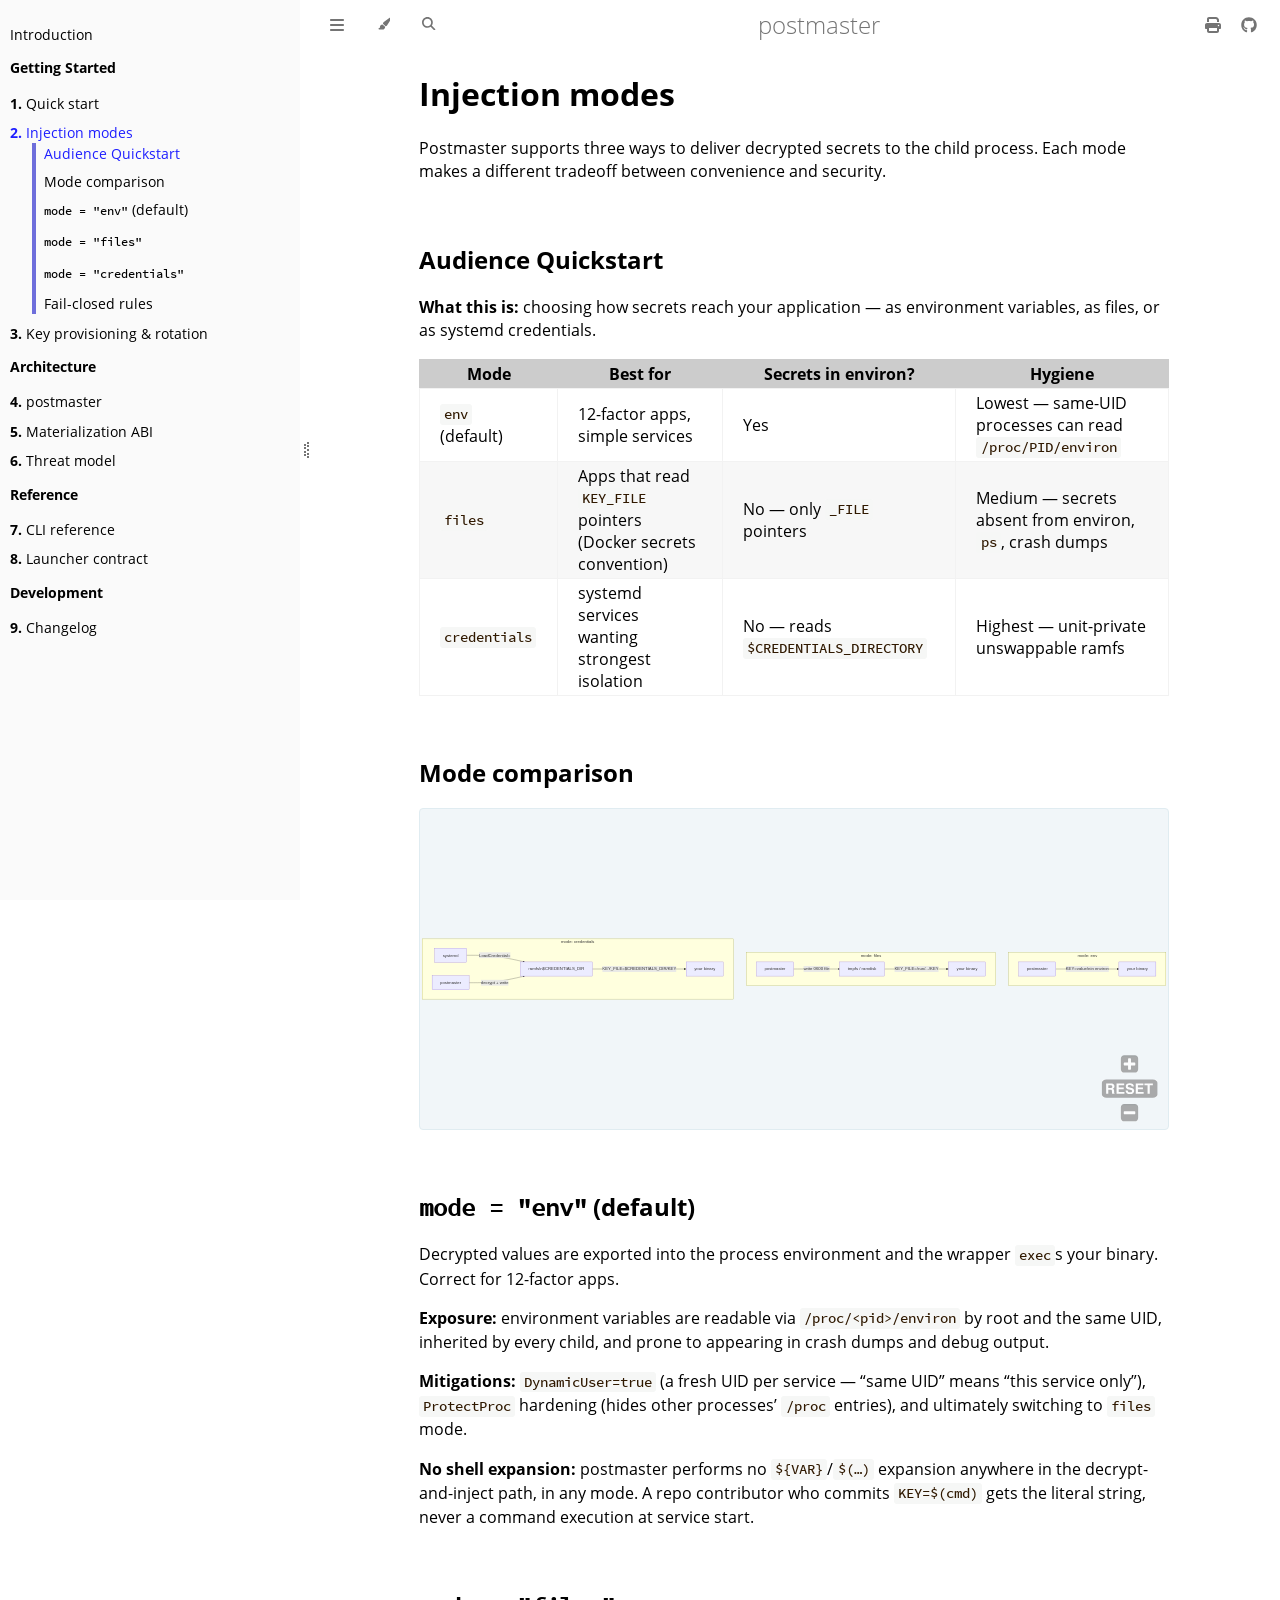
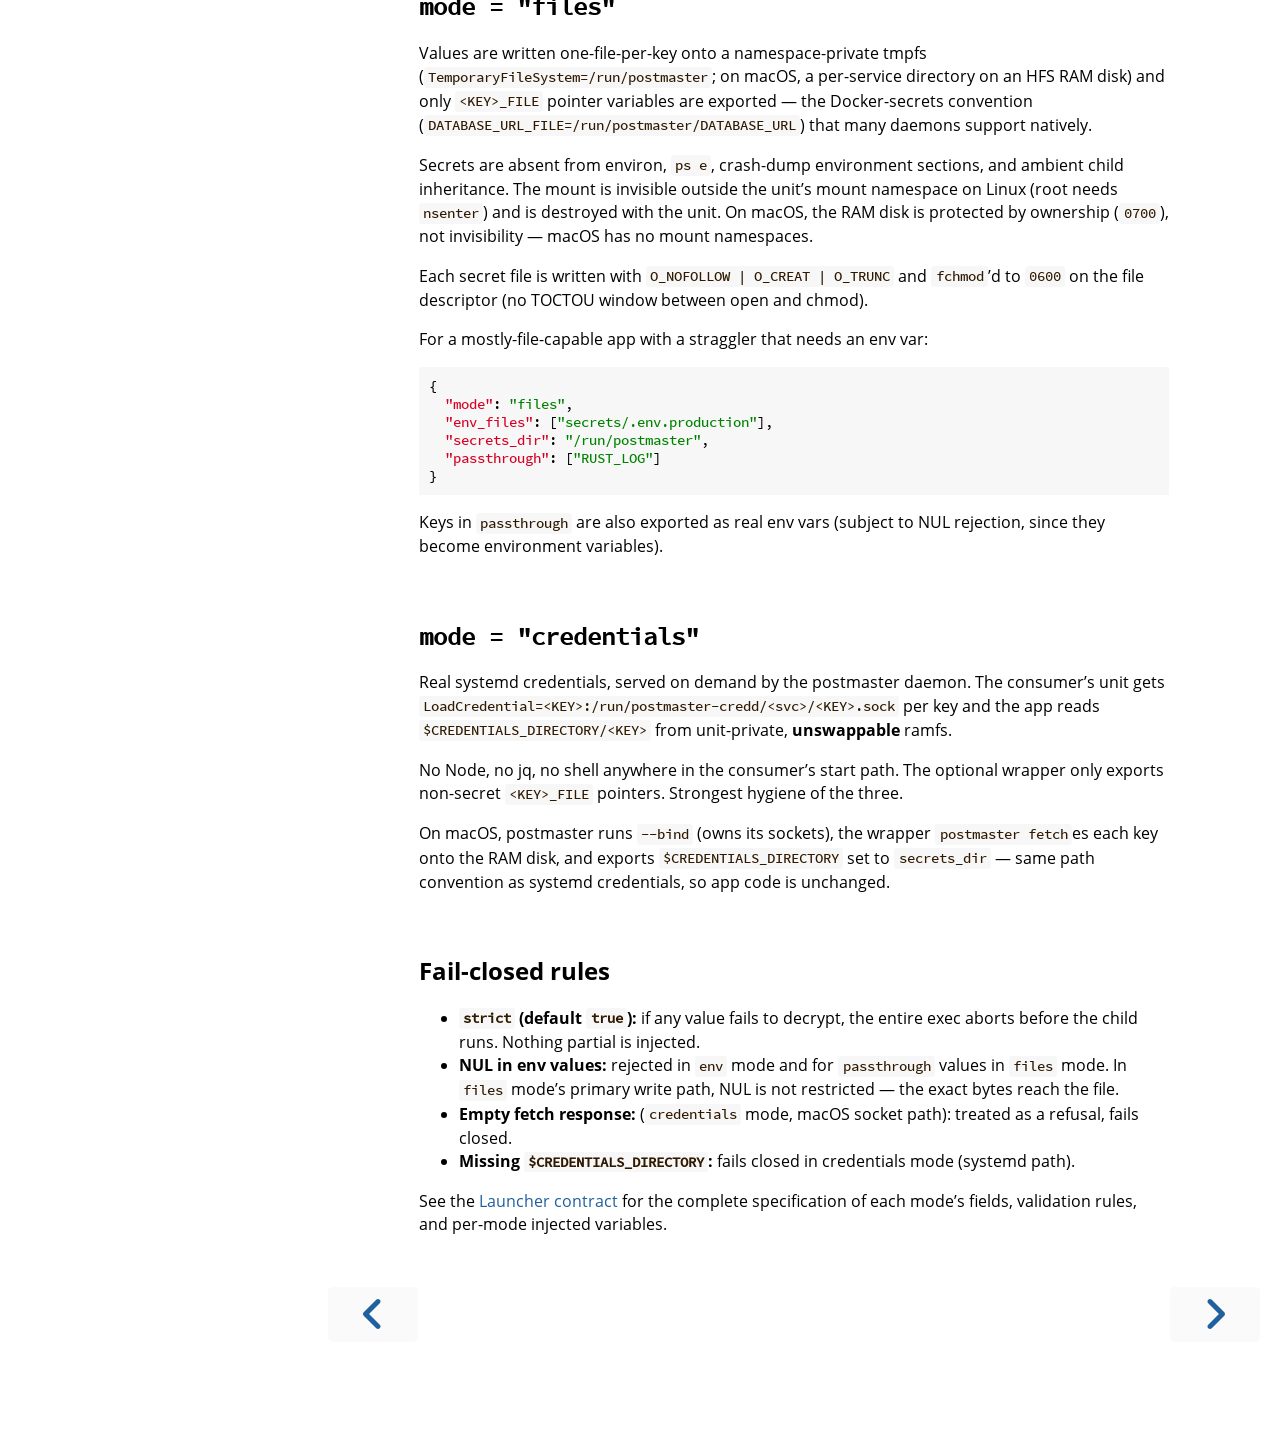
<file: getting-started/injection-modes.html>
<!DOCTYPE HTML>
<html lang="en" class="light sidebar-visible" dir="ltr">
    <head>
        <!-- Book generated using mdBook -->
        <meta charset="UTF-8">
        <title>Injection modes - postmaster</title>


        <!-- Custom HTML head -->

        <meta name="description" content="A standalone, format-neutral local secret materialization engine.">
        <meta name="viewport" content="width=device-width, initial-scale=1">
        <meta name="theme-color" content="#ffffff">

        <link rel="icon" href="../favicon-de23e50b.svg">
        <link rel="shortcut icon" href="../favicon-8114d1fc.png">
        <link rel="stylesheet" href="../css/variables-8adf115d.css">
        <link rel="stylesheet" href="../css/general-0392ca55.css">
        <link rel="stylesheet" href="../css/chrome-fc474251.css">
        <link rel="stylesheet" href="../css/print-9e4910d8.css" media="print">

        <!-- Fonts -->
        <link rel="stylesheet" href="../fonts/fonts-9644e21d.css">

        <!-- Highlight.js Stylesheets -->
        <link rel="stylesheet" id="mdbook-highlight-css" href="../highlight-493f70e1.css">
        <link rel="stylesheet" id="mdbook-tomorrow-night-css" href="../tomorrow-night-4c0ae647.css">
        <link rel="stylesheet" id="mdbook-ayu-highlight-css" href="../ayu-highlight-3fdfc3ac.css">

        <!-- Custom theme stylesheets -->
        <link rel="stylesheet" href="../mermaid-zoom-d48efa7d.css">


        <!-- Provide site root and default themes to javascript -->
        <script>
            const path_to_root = "../";
            const default_light_theme = "light";
            const default_dark_theme = "navy";
            window.path_to_searchindex_js = "../searchindex-c86cb699.js";
        </script>
        <!-- Start loading toc.js asap -->
        <script src="../toc-586c1afa.js"></script>
    </head>
    <body>
    <div id="mdbook-help-container">
        <div id="mdbook-help-popup">
            <h2 class="mdbook-help-title">Keyboard shortcuts</h2>
            <div>
                <p>Press <kbd>←</kbd> or <kbd>→</kbd> to navigate between chapters</p>
                <p>Press <kbd>S</kbd> or <kbd>/</kbd> to search in the book</p>
                <p>Press <kbd>?</kbd> to show this help</p>
                <p>Press <kbd>Esc</kbd> to hide this help</p>
            </div>
        </div>
    </div>
    <div id="mdbook-body-container">
        <!-- Work around some values being stored in localStorage wrapped in quotes -->
        <script>
            try {
                let theme = localStorage.getItem('mdbook-theme');
                let sidebar = localStorage.getItem('mdbook-sidebar');

                if (theme.startsWith('"') && theme.endsWith('"')) {
                    localStorage.setItem('mdbook-theme', theme.slice(1, theme.length - 1));
                }

                if (sidebar.startsWith('"') && sidebar.endsWith('"')) {
                    localStorage.setItem('mdbook-sidebar', sidebar.slice(1, sidebar.length - 1));
                }
            } catch (e) { }
        </script>

        <!-- Set the theme before any content is loaded, prevents flash -->
        <script>
            const default_theme = window.matchMedia("(prefers-color-scheme: dark)").matches ? default_dark_theme : default_light_theme;
            let theme;
            try { theme = localStorage.getItem('mdbook-theme'); } catch(e) { }
            if (theme === null || theme === undefined) { theme = default_theme; }
            const html = document.documentElement;
            html.classList.remove('light')
            html.classList.add(theme);
            html.classList.add("js");
        </script>

        <input type="checkbox" id="mdbook-sidebar-toggle-anchor" class="hidden">

        <!-- Hide / unhide sidebar before it is displayed -->
        <script>
            let sidebar = null;
            const sidebar_toggle = document.getElementById("mdbook-sidebar-toggle-anchor");
            if (document.body.clientWidth >= 1080) {
                try { sidebar = localStorage.getItem('mdbook-sidebar'); } catch(e) { }
                sidebar = sidebar || 'visible';
            } else {
                sidebar = 'hidden';
                sidebar_toggle.checked = false;
            }
            if (sidebar === 'visible') {
                sidebar_toggle.checked = true;
            } else {
                html.classList.remove('sidebar-visible');
            }
        </script>

        <nav id="mdbook-sidebar" class="sidebar" aria-label="Table of contents">
            <!-- populated by js -->
            <mdbook-sidebar-scrollbox class="sidebar-scrollbox"></mdbook-sidebar-scrollbox>
            <noscript>
                <iframe class="sidebar-iframe-outer" src="../toc.html"></iframe>
            </noscript>
            <div id="mdbook-sidebar-resize-handle" class="sidebar-resize-handle">
                <div class="sidebar-resize-indicator"></div>
            </div>
        </nav>

        <div id="mdbook-page-wrapper" class="page-wrapper">

            <div class="page">
                <div id="mdbook-menu-bar-hover-placeholder"></div>
                <div id="mdbook-menu-bar" class="menu-bar sticky">
                    <div class="left-buttons">
                        <label id="mdbook-sidebar-toggle" class="icon-button" for="mdbook-sidebar-toggle-anchor" title="Toggle Table of Contents" aria-label="Toggle Table of Contents" aria-controls="mdbook-sidebar">
                            <span class=fa-svg><svg xmlns="http://www.w3.org/2000/svg" viewBox="0 0 448 512"><!--! Font Awesome Free 6.2.0 by @fontawesome - https://fontawesome.com License - https://fontawesome.com/license/free (Icons: CC BY 4.0, Fonts: SIL OFL 1.1, Code: MIT License) Copyright 2022 Fonticons, Inc. --><path d="M0 96C0 78.3 14.3 64 32 64H416c17.7 0 32 14.3 32 32s-14.3 32-32 32H32C14.3 128 0 113.7 0 96zM0 256c0-17.7 14.3-32 32-32H416c17.7 0 32 14.3 32 32s-14.3 32-32 32H32c-17.7 0-32-14.3-32-32zM448 416c0 17.7-14.3 32-32 32H32c-17.7 0-32-14.3-32-32s14.3-32 32-32H416c17.7 0 32 14.3 32 32z"/></svg></span>
                        </label>
                        <button id="mdbook-theme-toggle" class="icon-button" type="button" title="Change theme" aria-label="Change theme" aria-haspopup="true" aria-expanded="false" aria-controls="mdbook-theme-list">
                            <span class=fa-svg><svg xmlns="http://www.w3.org/2000/svg" viewBox="0 0 576 512"><!--! Font Awesome Free 6.2.0 by @fontawesome - https://fontawesome.com License - https://fontawesome.com/license/free (Icons: CC BY 4.0, Fonts: SIL OFL 1.1, Code: MIT License) Copyright 2022 Fonticons, Inc. --><path d="M371.3 367.1c27.3-3.9 51.9-19.4 67.2-42.9L600.2 74.1c12.6-19.5 9.4-45.3-7.6-61.2S549.7-4.4 531.1 9.6L294.4 187.2c-24 18-38.2 46.1-38.4 76.1L371.3 367.1zm-19.6 25.4l-116-104.4C175.9 290.3 128 339.6 128 400c0 3.9 .2 7.8 .6 11.6c1.8 17.5-10.2 36.4-27.8 36.4H96c-17.7 0-32 14.3-32 32s14.3 32 32 32H240c61.9 0 112-50.1 112-112c0-2.5-.1-5-.2-7.5z"/></svg></span>
                        </button>
                        <ul id="mdbook-theme-list" class="theme-popup" aria-label="Themes" role="menu">
                            <li role="none"><button role="menuitem" class="theme" id="mdbook-theme-default_theme">Auto</button></li>
                            <li role="none"><button role="menuitem" class="theme" id="mdbook-theme-light">Light</button></li>
                            <li role="none"><button role="menuitem" class="theme" id="mdbook-theme-rust">Rust</button></li>
                            <li role="none"><button role="menuitem" class="theme" id="mdbook-theme-coal">Coal</button></li>
                            <li role="none"><button role="menuitem" class="theme" id="mdbook-theme-navy">Navy</button></li>
                            <li role="none"><button role="menuitem" class="theme" id="mdbook-theme-ayu">Ayu</button></li>
                        </ul>
                        <button id="mdbook-search-toggle" class="icon-button" type="button" title="Search (`/`)" aria-label="Toggle Searchbar" aria-expanded="false" aria-keyshortcuts="/ s" aria-controls="mdbook-searchbar">
                            <span class=fa-svg><svg xmlns="http://www.w3.org/2000/svg" viewBox="0 0 512 512"><!--! Font Awesome Free 6.2.0 by @fontawesome - https://fontawesome.com License - https://fontawesome.com/license/free (Icons: CC BY 4.0, Fonts: SIL OFL 1.1, Code: MIT License) Copyright 2022 Fonticons, Inc. --><path d="M416 208c0 45.9-14.9 88.3-40 122.7L502.6 457.4c12.5 12.5 12.5 32.8 0 45.3s-32.8 12.5-45.3 0L330.7 376c-34.4 25.2-76.8 40-122.7 40C93.1 416 0 322.9 0 208S93.1 0 208 0S416 93.1 416 208zM208 352c79.5 0 144-64.5 144-144s-64.5-144-144-144S64 128.5 64 208s64.5 144 144 144z"/></svg></span>
                        </button>
                    </div>

                    <h1 class="menu-title">postmaster</h1>

                    <div class="right-buttons">
                        <a href="../print.html" title="Print this book" aria-label="Print this book">
                            <span class=fa-svg id="print-button"><svg xmlns="http://www.w3.org/2000/svg" viewBox="0 0 512 512"><!--! Font Awesome Free 6.2.0 by @fontawesome - https://fontawesome.com License - https://fontawesome.com/license/free (Icons: CC BY 4.0, Fonts: SIL OFL 1.1, Code: MIT License) Copyright 2022 Fonticons, Inc. --><path d="M128 0C92.7 0 64 28.7 64 64v96h64V64H354.7L384 93.3V160h64V93.3c0-17-6.7-33.3-18.7-45.3L400 18.7C388 6.7 371.7 0 354.7 0H128zM384 352v32 64H128V384 368 352H384zm64 32h32c17.7 0 32-14.3 32-32V256c0-35.3-28.7-64-64-64H64c-35.3 0-64 28.7-64 64v96c0 17.7 14.3 32 32 32H64v64c0 35.3 28.7 64 64 64H384c35.3 0 64-28.7 64-64V384zm-16-88c-13.3 0-24-10.7-24-24s10.7-24 24-24s24 10.7 24 24s-10.7 24-24 24z"/></svg></span>
                        </a>
                        <a href="https://github.com/beardedeagle/postmaster" title="Git repository" aria-label="Git repository">
                            <span class=fa-svg><svg xmlns="http://www.w3.org/2000/svg" viewBox="0 0 496 512"><!--! Font Awesome Free 6.2.0 by @fontawesome - https://fontawesome.com License - https://fontawesome.com/license/free (Icons: CC BY 4.0, Fonts: SIL OFL 1.1, Code: MIT License) Copyright 2022 Fonticons, Inc. --><path d="M165.9 397.4c0 2-2.3 3.6-5.2 3.6-3.3.3-5.6-1.3-5.6-3.6 0-2 2.3-3.6 5.2-3.6 3-.3 5.6 1.3 5.6 3.6zm-31.1-4.5c-.7 2 1.3 4.3 4.3 4.9 2.6 1 5.6 0 6.2-2s-1.3-4.3-4.3-5.2c-2.6-.7-5.5.3-6.2 2.3zm44.2-1.7c-2.9.7-4.9 2.6-4.6 4.9.3 2 2.9 3.3 5.9 2.6 2.9-.7 4.9-2.6 4.6-4.6-.3-1.9-3-3.2-5.9-2.9zM244.8 8C106.1 8 0 113.3 0 252c0 110.9 69.8 205.8 169.5 239.2 12.8 2.3 17.3-5.6 17.3-12.1 0-6.2-.3-40.4-.3-61.4 0 0-70 15-84.7-29.8 0 0-11.4-29.1-27.8-36.6 0 0-22.9-15.7 1.6-15.4 0 0 24.9 2 38.6 25.8 21.9 38.6 58.6 27.5 72.9 20.9 2.3-16 8.8-27.1 16-33.7-55.9-6.2-112.3-14.3-112.3-110.5 0-27.5 7.6-41.3 23.6-58.9-2.6-6.5-11.1-33.3 2.6-67.9 20.9-6.5 69 27 69 27 20-5.6 41.5-8.5 62.8-8.5s42.8 2.9 62.8 8.5c0 0 48.1-33.6 69-27 13.7 34.7 5.2 61.4 2.6 67.9 16 17.7 25.8 31.5 25.8 58.9 0 96.5-58.9 104.2-114.8 110.5 9.2 7.9 17 22.9 17 46.4 0 33.7-.3 75.4-.3 83.6 0 6.5 4.6 14.4 17.3 12.1C428.2 457.8 496 362.9 496 252 496 113.3 383.5 8 244.8 8zM97.2 352.9c-1.3 1-1 3.3.7 5.2 1.6 1.6 3.9 2.3 5.2 1 1.3-1 1-3.3-.7-5.2-1.6-1.6-3.9-2.3-5.2-1zm-10.8-8.1c-.7 1.3.3 2.9 2.3 3.9 1.6 1 3.6.7 4.3-.7.7-1.3-.3-2.9-2.3-3.9-2-.6-3.6-.3-4.3.7zm32.4 35.6c-1.6 1.3-1 4.3 1.3 6.2 2.3 2.3 5.2 2.6 6.5 1 1.3-1.3.7-4.3-1.3-6.2-2.2-2.3-5.2-2.6-6.5-1zm-11.4-14.7c-1.6 1-1.6 3.6 0 5.9 1.6 2.3 4.3 3.3 5.6 2.3 1.6-1.3 1.6-3.9 0-6.2-1.4-2.3-4-3.3-5.6-2z"/></svg></span>
                        </a>

                    </div>
                </div>

                <div id="mdbook-search-wrapper" class="hidden">
                    <form id="mdbook-searchbar-outer" class="searchbar-outer">
                        <div class="search-wrapper">
                            <input type="search" id="mdbook-searchbar" name="searchbar" placeholder="Search this book ..." aria-controls="mdbook-searchresults-outer" aria-describedby="searchresults-header">
                            <div class="spinner-wrapper">
                                <span class=fa-svg id="fa-spin"><svg xmlns="http://www.w3.org/2000/svg" viewBox="0 0 512 512"><!--! Font Awesome Free 6.2.0 by @fontawesome - https://fontawesome.com License - https://fontawesome.com/license/free (Icons: CC BY 4.0, Fonts: SIL OFL 1.1, Code: MIT License) Copyright 2022 Fonticons, Inc. --><path d="M304 48c0-26.5-21.5-48-48-48s-48 21.5-48 48s21.5 48 48 48s48-21.5 48-48zm0 416c0-26.5-21.5-48-48-48s-48 21.5-48 48s21.5 48 48 48s48-21.5 48-48zM48 304c26.5 0 48-21.5 48-48s-21.5-48-48-48s-48 21.5-48 48s21.5 48 48 48zm464-48c0-26.5-21.5-48-48-48s-48 21.5-48 48s21.5 48 48 48s48-21.5 48-48zM142.9 437c18.7-18.7 18.7-49.1 0-67.9s-49.1-18.7-67.9 0s-18.7 49.1 0 67.9s49.1 18.7 67.9 0zm0-294.2c18.7-18.7 18.7-49.1 0-67.9S93.7 56.2 75 75s-18.7 49.1 0 67.9s49.1 18.7 67.9 0zM369.1 437c18.7 18.7 49.1 18.7 67.9 0s18.7-49.1 0-67.9s-49.1-18.7-67.9 0s-18.7 49.1 0 67.9z"/></svg></span>
                            </div>
                        </div>
                    </form>
                    <div id="mdbook-searchresults-outer" class="searchresults-outer hidden">
                        <div id="mdbook-searchresults-header" class="searchresults-header"></div>
                        <ul id="mdbook-searchresults">
                        </ul>
                    </div>
                </div>

                <!-- Apply ARIA attributes after the sidebar and the sidebar toggle button are added to the DOM -->
                <script>
                    document.getElementById('mdbook-sidebar-toggle').setAttribute('aria-expanded', sidebar === 'visible');
                    document.getElementById('mdbook-sidebar').setAttribute('aria-hidden', sidebar !== 'visible');
                    Array.from(document.querySelectorAll('#mdbook-sidebar a')).forEach(function(link) {
                        link.setAttribute('tabIndex', sidebar === 'visible' ? 0 : -1);
                    });
                </script>

                <div id="mdbook-content" class="content">
                    <main>
                        <h1 id="injection-modes"><a class="header" href="#injection-modes">Injection modes</a></h1>
<p>Postmaster supports three ways to deliver decrypted secrets to the child
process. Each mode makes a different tradeoff between convenience and
security.</p>
<h2 id="audience-quickstart"><a class="header" href="#audience-quickstart">Audience Quickstart</a></h2>
<p><strong>What this is:</strong> choosing how secrets reach your application — as
environment variables, as files, or as systemd credentials.</p>
<div class="table-wrapper">
<table>
<thead>
<tr><th>Mode</th><th>Best for</th><th>Secrets in environ?</th><th>Hygiene</th></tr>
</thead>
<tbody>
<tr><td><code>env</code> (default)</td><td>12-factor apps, simple services</td><td>Yes</td><td>Lowest — same-UID processes can read <code>/proc/PID/environ</code></td></tr>
<tr><td><code>files</code></td><td>Apps that read <code>KEY_FILE</code> pointers (Docker secrets convention)</td><td>No — only <code>_FILE</code> pointers</td><td>Medium — secrets absent from environ, <code>ps</code>, crash dumps</td></tr>
<tr><td><code>credentials</code></td><td>systemd services wanting strongest isolation</td><td>No — reads <code>$CREDENTIALS_DIRECTORY</code></td><td>Highest — unit-private unswappable ramfs</td></tr>
</tbody>
</table>
</div>
<h2 id="mode-comparison"><a class="header" href="#mode-comparison">Mode comparison</a></h2>
<pre class="mermaid">flowchart TB
    subgraph env["mode: env"]
        pm_env["postmaster"] --&gt;|KEY=value\nin environ| child_env["your binary"]
    end
    subgraph files["mode: files"]
        pm_files["postmaster"] --&gt;|write 0600 file| tmpfs["tmpfs / ramdisk"]
        tmpfs --&gt;|KEY_FILE=/run/.../KEY| child_files["your binary"]
    end
    subgraph cred["mode: credentials"]
        systemd["systemd"] --&gt;|LoadCredential=| ramfs["ramfs\n$CREDENTIALS_DIR"]
        pm_cred["postmaster"] --&gt;|decrypt + write| ramfs
        ramfs --&gt;|KEY_FILE=$CREDENTIALS_DIR/KEY| child_cred["your binary"]
    end
</pre>

<h2 id="mode--env-default"><a class="header" href="#mode--env-default"><code>mode = "env"</code> (default)</a></h2>
<p>Decrypted values are exported into the process environment and the
wrapper <code>exec</code>s your binary. Correct for 12-factor apps.</p>
<p><strong>Exposure:</strong> environment variables are readable via
<code>/proc/&lt;pid&gt;/environ</code> by root and the same UID, inherited by every child,
and prone to appearing in crash dumps and debug output.</p>
<p><strong>Mitigations:</strong> <code>DynamicUser=true</code> (a fresh UID per service — “same UID”
means “this service only”), <code>ProtectProc</code> hardening (hides other
processes’ <code>/proc</code> entries), and ultimately switching to <code>files</code> mode.</p>
<p><strong>No shell expansion:</strong> postmaster performs no <code>${VAR}</code>/<code>$(…)</code> expansion
anywhere in the decrypt-and-inject path, in any mode. A repo contributor
who commits <code>KEY=$(cmd)</code> gets the literal string, never a command
execution at service start.</p>
<h2 id="mode--files"><a class="header" href="#mode--files"><code>mode = "files"</code></a></h2>
<p>Values are written one-file-per-key onto a namespace-private tmpfs
(<code>TemporaryFileSystem=/run/postmaster</code>; on macOS, a per-service directory
on an HFS RAM disk) and only <code>&lt;KEY&gt;_FILE</code> pointer variables are exported
— the Docker-secrets convention
(<code>DATABASE_URL_FILE=/run/postmaster/DATABASE_URL</code>) that many daemons
support natively.</p>
<p>Secrets are absent from environ, <code>ps e</code>, crash-dump environment sections,
and ambient child inheritance. The mount is invisible outside the unit’s
mount namespace on Linux (root needs <code>nsenter</code>) and is destroyed with
the unit. On macOS, the RAM disk is protected by ownership (<code>0700</code>), not
invisibility — macOS has no mount namespaces.</p>
<p>Each secret file is written with <code>O_NOFOLLOW | O_CREAT | O_TRUNC</code> and
<code>fchmod</code>’d to <code>0600</code> on the file descriptor (no TOCTOU window between
open and chmod).</p>
<p>For a mostly-file-capable app with a straggler that needs an env var:</p>
<pre><code class="language-json">{
  "mode": "files",
  "env_files": ["secrets/.env.production"],
  "secrets_dir": "/run/postmaster",
  "passthrough": ["RUST_LOG"]
}
</code></pre>
<p>Keys in <code>passthrough</code> are also exported as real env vars (subject to NUL
rejection, since they become environment variables).</p>
<h2 id="mode--credentials"><a class="header" href="#mode--credentials"><code>mode = "credentials"</code></a></h2>
<p>Real systemd credentials, served on demand by the postmaster daemon.
The consumer’s unit gets
<code>LoadCredential=&lt;KEY&gt;:/run/postmaster-credd/&lt;svc&gt;/&lt;KEY&gt;.sock</code> per key and
the app reads <code>$CREDENTIALS_DIRECTORY/&lt;KEY&gt;</code> from unit-private,
<strong>unswappable</strong> ramfs.</p>
<p>No Node, no jq, no shell anywhere in the consumer’s start path. The
optional wrapper only exports non-secret <code>&lt;KEY&gt;_FILE</code> pointers.
Strongest hygiene of the three.</p>
<p>On macOS, postmaster runs <code>--bind</code> (owns its sockets), the wrapper
<code>postmaster fetch</code>es each key onto the RAM disk, and exports
<code>$CREDENTIALS_DIRECTORY</code> set to <code>secrets_dir</code> — same path convention as
systemd credentials, so app code is unchanged.</p>
<h2 id="fail-closed-rules"><a class="header" href="#fail-closed-rules">Fail-closed rules</a></h2>
<ul>
<li><strong><code>strict</code> (default <code>true</code>):</strong> if any value fails to decrypt, the
entire exec aborts before the child runs. Nothing partial is injected.</li>
<li><strong>NUL in env values:</strong> rejected in <code>env</code> mode and for <code>passthrough</code>
values in <code>files</code> mode. In <code>files</code> mode’s primary write path, NUL is
not restricted — the exact bytes reach the file.</li>
<li><strong>Empty fetch response:</strong> (<code>credentials</code> mode, macOS socket path):
treated as a refusal, fails closed.</li>
<li><strong>Missing <code>$CREDENTIALS_DIRECTORY</code>:</strong> fails closed in credentials mode
(systemd path).</li>
</ul>
<p>See the <a href="../reference/launcher-contract.html">Launcher contract</a> for the
complete specification of each mode’s fields, validation rules, and
per-mode injected variables.</p>

                    </main>

                    <nav class="nav-wrapper" aria-label="Page navigation">
                        <!-- Mobile navigation buttons -->
                            <a rel="prev" href="../getting-started/quick-start.html" class="mobile-nav-chapters previous" title="Previous chapter" aria-label="Previous chapter" aria-keyshortcuts="Left">
                                <span class=fa-svg><svg xmlns="http://www.w3.org/2000/svg" viewBox="0 0 320 512"><!--! Font Awesome Free 6.2.0 by @fontawesome - https://fontawesome.com License - https://fontawesome.com/license/free (Icons: CC BY 4.0, Fonts: SIL OFL 1.1, Code: MIT License) Copyright 2022 Fonticons, Inc. --><path d="M41.4 233.4c-12.5 12.5-12.5 32.8 0 45.3l160 160c12.5 12.5 32.8 12.5 45.3 0s12.5-32.8 0-45.3L109.3 256 246.6 118.6c12.5-12.5 12.5-32.8 0-45.3s-32.8-12.5-45.3 0l-160 160z"/></svg></span>
                            </a>

                            <a rel="next prefetch" href="../getting-started/key-provisioning.html" class="mobile-nav-chapters next" title="Next chapter" aria-label="Next chapter" aria-keyshortcuts="Right">
                                <span class=fa-svg><svg xmlns="http://www.w3.org/2000/svg" viewBox="0 0 320 512"><!--! Font Awesome Free 6.2.0 by @fontawesome - https://fontawesome.com License - https://fontawesome.com/license/free (Icons: CC BY 4.0, Fonts: SIL OFL 1.1, Code: MIT License) Copyright 2022 Fonticons, Inc. --><path d="M278.6 233.4c12.5 12.5 12.5 32.8 0 45.3l-160 160c-12.5 12.5-32.8 12.5-45.3 0s-12.5-32.8 0-45.3L210.7 256 73.4 118.6c-12.5-12.5-12.5-32.8 0-45.3s32.8-12.5 45.3 0l160 160z"/></svg></span>
                            </a>

                        <div style="clear: both"></div>
                    </nav>
                </div>
            </div>

            <nav class="nav-wide-wrapper" aria-label="Page navigation">
                    <a rel="prev" href="../getting-started/quick-start.html" class="nav-chapters previous" title="Previous chapter" aria-label="Previous chapter" aria-keyshortcuts="Left">
                        <span class=fa-svg><svg xmlns="http://www.w3.org/2000/svg" viewBox="0 0 320 512"><!--! Font Awesome Free 6.2.0 by @fontawesome - https://fontawesome.com License - https://fontawesome.com/license/free (Icons: CC BY 4.0, Fonts: SIL OFL 1.1, Code: MIT License) Copyright 2022 Fonticons, Inc. --><path d="M41.4 233.4c-12.5 12.5-12.5 32.8 0 45.3l160 160c12.5 12.5 32.8 12.5 45.3 0s12.5-32.8 0-45.3L109.3 256 246.6 118.6c12.5-12.5 12.5-32.8 0-45.3s-32.8-12.5-45.3 0l-160 160z"/></svg></span>
                    </a>

                    <a rel="next prefetch" href="../getting-started/key-provisioning.html" class="nav-chapters next" title="Next chapter" aria-label="Next chapter" aria-keyshortcuts="Right">
                        <span class=fa-svg><svg xmlns="http://www.w3.org/2000/svg" viewBox="0 0 320 512"><!--! Font Awesome Free 6.2.0 by @fontawesome - https://fontawesome.com License - https://fontawesome.com/license/free (Icons: CC BY 4.0, Fonts: SIL OFL 1.1, Code: MIT License) Copyright 2022 Fonticons, Inc. --><path d="M278.6 233.4c12.5 12.5 12.5 32.8 0 45.3l-160 160c-12.5 12.5-32.8 12.5-45.3 0s-12.5-32.8 0-45.3L210.7 256 73.4 118.6c-12.5-12.5-12.5-32.8 0-45.3s32.8-12.5 45.3 0l160 160z"/></svg></span>
                    </a>
            </nav>

        </div>

        <template id=fa-eye><span class=fa-svg><svg xmlns="http://www.w3.org/2000/svg" viewBox="0 0 576 512"><!--! Font Awesome Free 6.2.0 by @fontawesome - https://fontawesome.com License - https://fontawesome.com/license/free (Icons: CC BY 4.0, Fonts: SIL OFL 1.1, Code: MIT License) Copyright 2022 Fonticons, Inc. --><path d="M288 32c-80.8 0-145.5 36.8-192.6 80.6C48.6 156 17.3 208 2.5 243.7c-3.3 7.9-3.3 16.7 0 24.6C17.3 304 48.6 356 95.4 399.4C142.5 443.2 207.2 480 288 480s145.5-36.8 192.6-80.6c46.8-43.5 78.1-95.4 93-131.1c3.3-7.9 3.3-16.7 0-24.6c-14.9-35.7-46.2-87.7-93-131.1C433.5 68.8 368.8 32 288 32zM432 256c0 79.5-64.5 144-144 144s-144-64.5-144-144s64.5-144 144-144s144 64.5 144 144zM288 192c0 35.3-28.7 64-64 64c-11.5 0-22.3-3-31.6-8.4c-.2 2.8-.4 5.5-.4 8.4c0 53 43 96 96 96s96-43 96-96s-43-96-96-96c-2.8 0-5.6 .1-8.4 .4c5.3 9.3 8.4 20.1 8.4 31.6z"/></svg></span></template>
        <template id=fa-eye-slash><span class=fa-svg><svg xmlns="http://www.w3.org/2000/svg" viewBox="0 0 640 512"><!--! Font Awesome Free 6.2.0 by @fontawesome - https://fontawesome.com License - https://fontawesome.com/license/free (Icons: CC BY 4.0, Fonts: SIL OFL 1.1, Code: MIT License) Copyright 2022 Fonticons, Inc. --><path d="M38.8 5.1C28.4-3.1 13.3-1.2 5.1 9.2S-1.2 34.7 9.2 42.9l592 464c10.4 8.2 25.5 6.3 33.7-4.1s6.3-25.5-4.1-33.7L525.6 386.7c39.6-40.6 66.4-86.1 79.9-118.4c3.3-7.9 3.3-16.7 0-24.6c-14.9-35.7-46.2-87.7-93-131.1C465.5 68.8 400.8 32 320 32c-68.2 0-125 26.3-169.3 60.8L38.8 5.1zM223.1 149.5C248.6 126.2 282.7 112 320 112c79.5 0 144 64.5 144 144c0 24.9-6.3 48.3-17.4 68.7L408 294.5c5.2-11.8 8-24.8 8-38.5c0-53-43-96-96-96c-2.8 0-5.6 .1-8.4 .4c5.3 9.3 8.4 20.1 8.4 31.6c0 10.2-2.4 19.8-6.6 28.3l-90.3-70.8zm223.1 298L373 389.9c-16.4 6.5-34.3 10.1-53 10.1c-79.5 0-144-64.5-144-144c0-6.9 .5-13.6 1.4-20.2L83.1 161.5C60.3 191.2 44 220.8 34.5 243.7c-3.3 7.9-3.3 16.7 0 24.6c14.9 35.7 46.2 87.7 93 131.1C174.5 443.2 239.2 480 320 480c47.8 0 89.9-12.9 126.2-32.5z"/></svg></span></template>
        <template id=fa-copy><span class=fa-svg><svg xmlns="http://www.w3.org/2000/svg" viewBox="0 0 512 512"><!--! Font Awesome Free 6.2.0 by @fontawesome - https://fontawesome.com License - https://fontawesome.com/license/free (Icons: CC BY 4.0, Fonts: SIL OFL 1.1, Code: MIT License) Copyright 2022 Fonticons, Inc. --><path d="M502.6 70.63l-61.25-61.25C435.4 3.371 427.2 0 418.7 0H255.1c-35.35 0-64 28.66-64 64l.0195 256C192 355.4 220.7 384 256 384h192c35.2 0 64-28.8 64-64V93.25C512 84.77 508.6 76.63 502.6 70.63zM464 320c0 8.836-7.164 16-16 16H255.1c-8.838 0-16-7.164-16-16L239.1 64.13c0-8.836 7.164-16 16-16h128L384 96c0 17.67 14.33 32 32 32h47.1V320zM272 448c0 8.836-7.164 16-16 16H63.1c-8.838 0-16-7.164-16-16L47.98 192.1c0-8.836 7.164-16 16-16H160V128H63.99c-35.35 0-64 28.65-64 64l.0098 256C.002 483.3 28.66 512 64 512h192c35.2 0 64-28.8 64-64v-32h-47.1L272 448z"/></svg></span></template>
        <template id=fa-play><span class=fa-svg><svg xmlns="http://www.w3.org/2000/svg" viewBox="0 0 384 512"><!--! Font Awesome Free 6.2.0 by @fontawesome - https://fontawesome.com License - https://fontawesome.com/license/free (Icons: CC BY 4.0, Fonts: SIL OFL 1.1, Code: MIT License) Copyright 2022 Fonticons, Inc. --><path d="M73 39c-14.8-9.1-33.4-9.4-48.5-.9S0 62.6 0 80V432c0 17.4 9.4 33.4 24.5 41.9s33.7 8.1 48.5-.9L361 297c14.3-8.7 23-24.2 23-41s-8.7-32.2-23-41L73 39z"/></svg></span></template>
        <template id=fa-clock-rotate-left><span class=fa-svg><svg xmlns="http://www.w3.org/2000/svg" viewBox="0 0 512 512"><!--! Font Awesome Free 6.2.0 by @fontawesome - https://fontawesome.com License - https://fontawesome.com/license/free (Icons: CC BY 4.0, Fonts: SIL OFL 1.1, Code: MIT License) Copyright 2022 Fonticons, Inc. --><path d="M75 75L41 41C25.9 25.9 0 36.6 0 57.9V168c0 13.3 10.7 24 24 24H134.1c21.4 0 32.1-25.9 17-41l-30.8-30.8C155 85.5 203 64 256 64c106 0 192 86 192 192s-86 192-192 192c-40.8 0-78.6-12.7-109.7-34.4c-14.5-10.1-34.4-6.6-44.6 7.9s-6.6 34.4 7.9 44.6C151.2 495 201.7 512 256 512c141.4 0 256-114.6 256-256S397.4 0 256 0C185.3 0 121.3 28.7 75 75zm181 53c-13.3 0-24 10.7-24 24V256c0 6.4 2.5 12.5 7 17l72 72c9.4 9.4 24.6 9.4 33.9 0s9.4-24.6 0-33.9l-65-65V152c0-13.3-10.7-24-24-24z"/></svg></span></template>



        <script>
            window.playground_copyable = true;
        </script>


        <script src="../elasticlunr-ef4e11c1.min.js"></script>
        <script src="../mark-09e88c2c.min.js"></script>
        <script src="../searcher-09f2665d.js"></script>

        <script src="../clipboard-1626706a.min.js"></script>
        <script src="../highlight-abc7f01d.js"></script>
        <script src="../book-c22b7243.js"></script>

        <!-- Custom JS scripts -->
        <script src="../mermaid-eefea253.min.js"></script>
        <script src="../svg-pan-zoom-f4637103.min.js"></script>
        <script src="../mermaid-init-3bcfb369.js"></script>



    </div>
    </body>
</html>
</file>
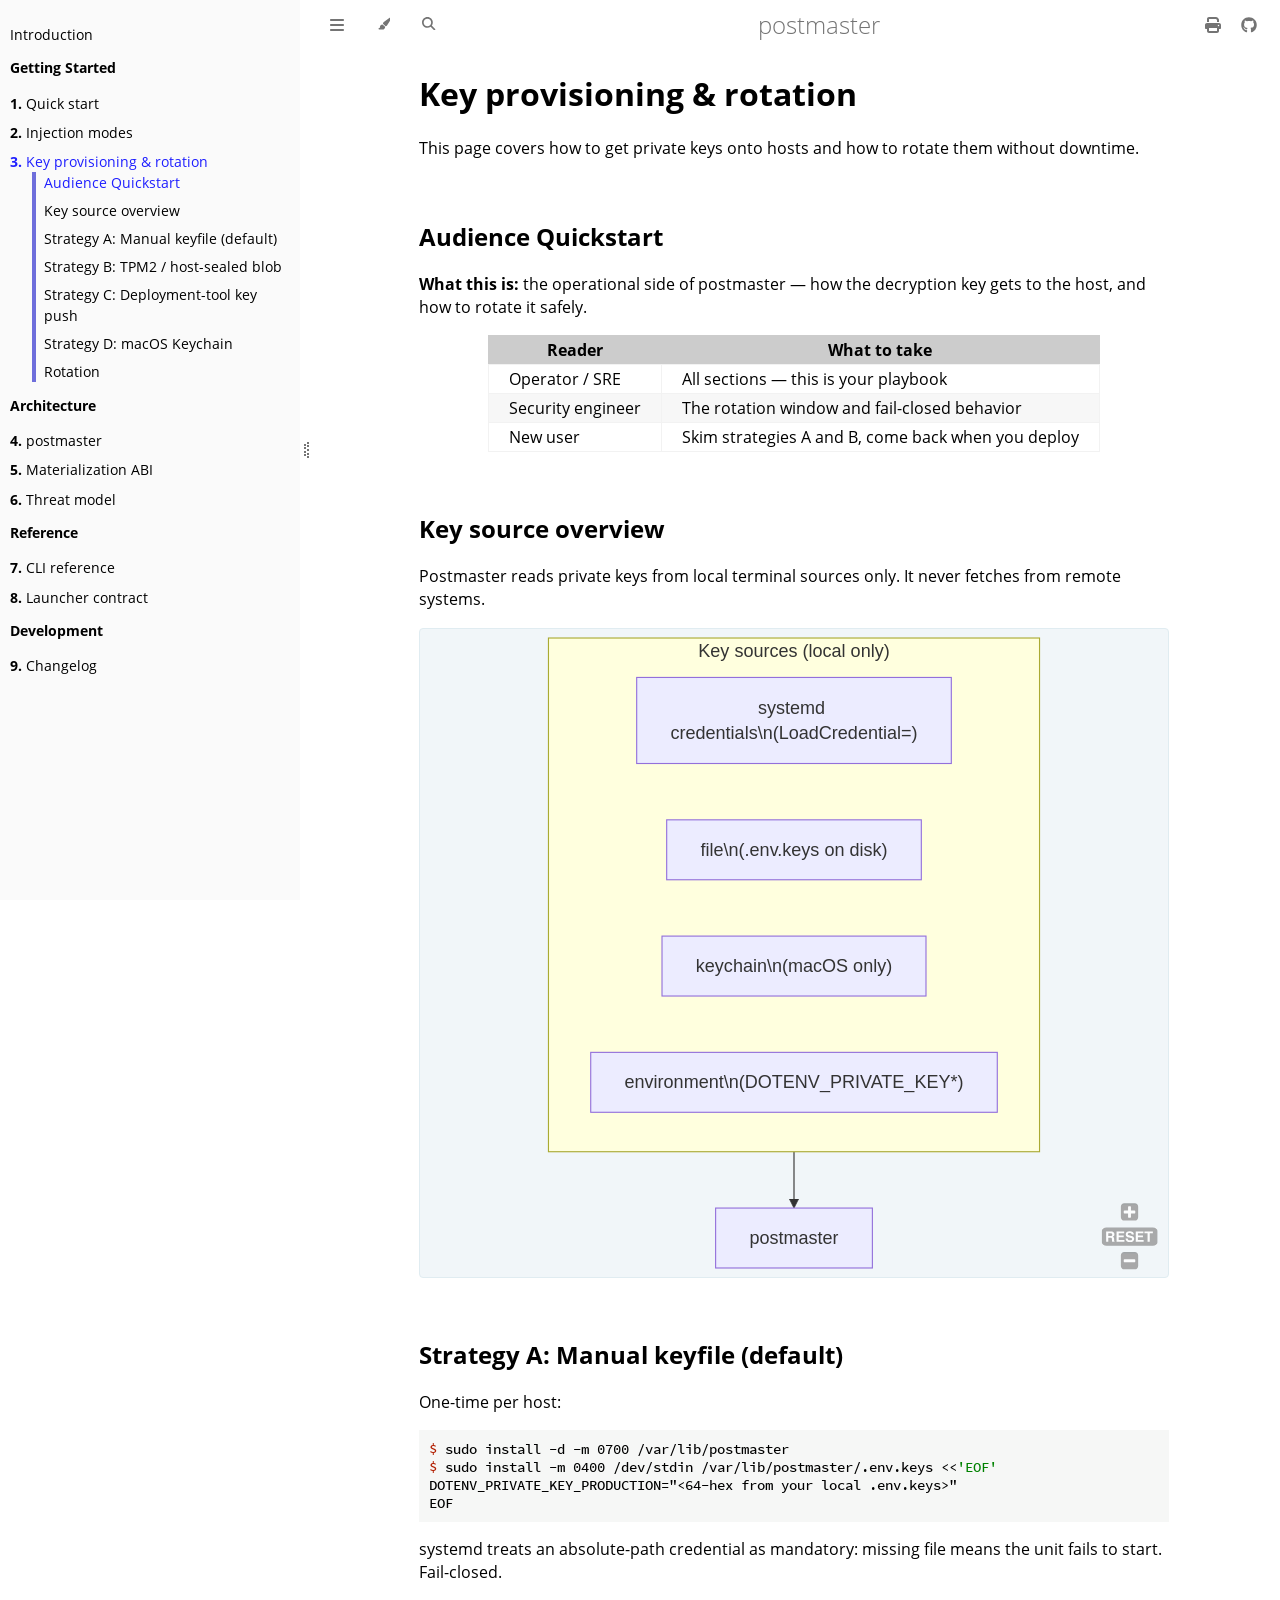
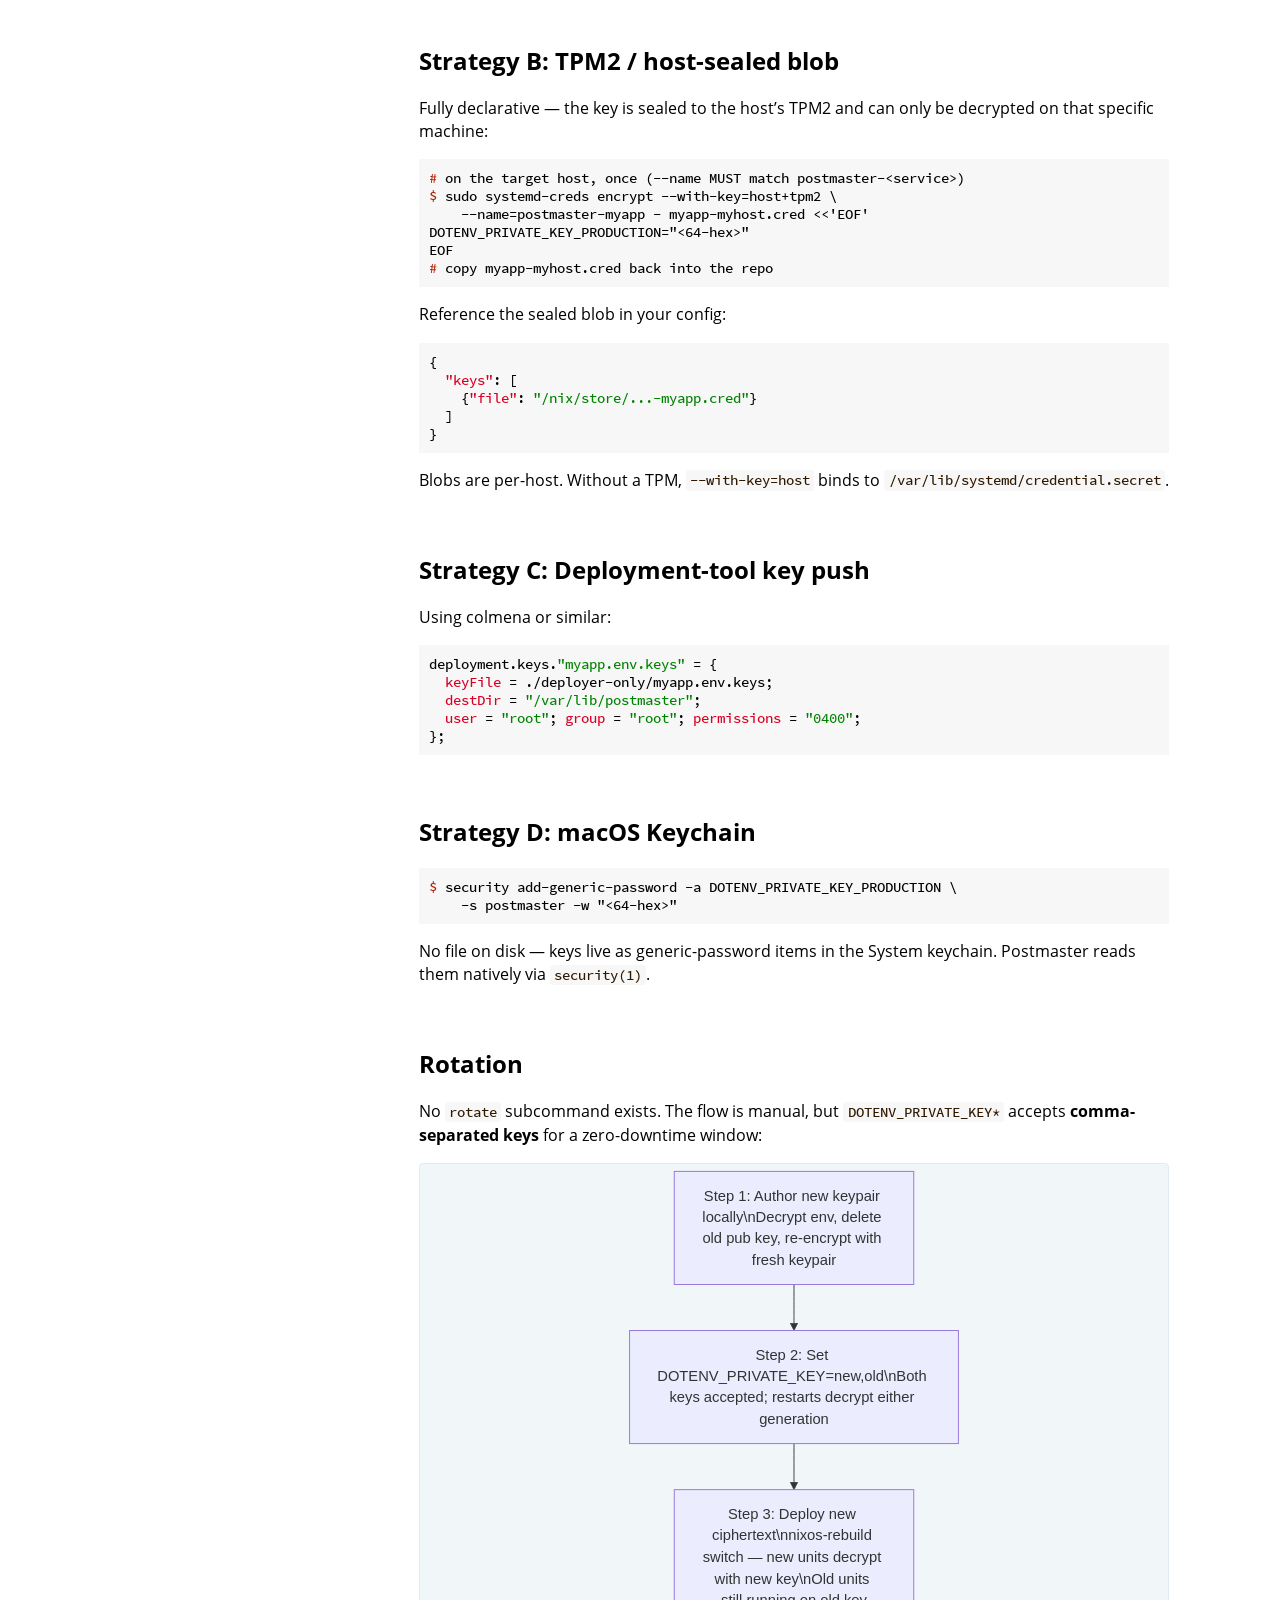
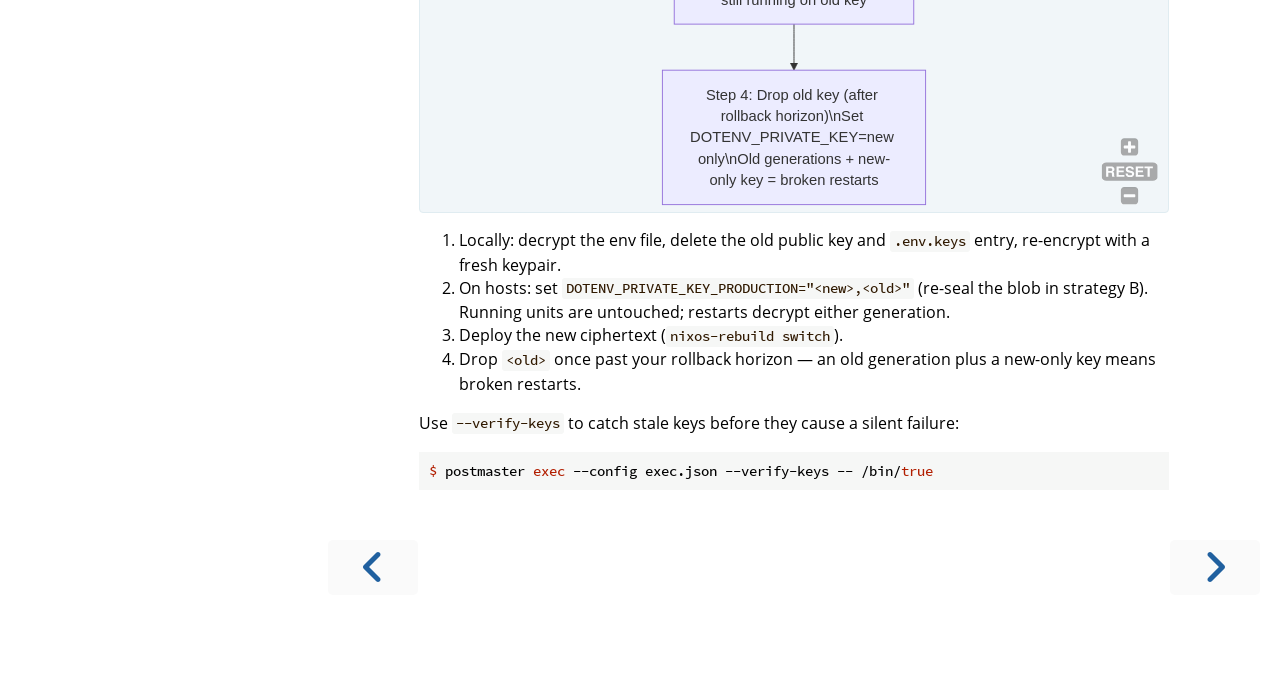
<file: getting-started/key-provisioning.html>
<!DOCTYPE HTML>
<html lang="en" class="light sidebar-visible" dir="ltr">
    <head>
        <!-- Book generated using mdBook -->
        <meta charset="UTF-8">
        <title>Key provisioning &amp; rotation - postmaster</title>


        <!-- Custom HTML head -->

        <meta name="description" content="A standalone, format-neutral local secret materialization engine.">
        <meta name="viewport" content="width=device-width, initial-scale=1">
        <meta name="theme-color" content="#ffffff">

        <link rel="icon" href="../favicon-de23e50b.svg">
        <link rel="shortcut icon" href="../favicon-8114d1fc.png">
        <link rel="stylesheet" href="../css/variables-8adf115d.css">
        <link rel="stylesheet" href="../css/general-0392ca55.css">
        <link rel="stylesheet" href="../css/chrome-fc474251.css">
        <link rel="stylesheet" href="../css/print-9e4910d8.css" media="print">

        <!-- Fonts -->
        <link rel="stylesheet" href="../fonts/fonts-9644e21d.css">

        <!-- Highlight.js Stylesheets -->
        <link rel="stylesheet" id="mdbook-highlight-css" href="../highlight-493f70e1.css">
        <link rel="stylesheet" id="mdbook-tomorrow-night-css" href="../tomorrow-night-4c0ae647.css">
        <link rel="stylesheet" id="mdbook-ayu-highlight-css" href="../ayu-highlight-3fdfc3ac.css">

        <!-- Custom theme stylesheets -->
        <link rel="stylesheet" href="../mermaid-zoom-d48efa7d.css">


        <!-- Provide site root and default themes to javascript -->
        <script>
            const path_to_root = "../";
            const default_light_theme = "light";
            const default_dark_theme = "navy";
            window.path_to_searchindex_js = "../searchindex-c86cb699.js";
        </script>
        <!-- Start loading toc.js asap -->
        <script src="../toc-586c1afa.js"></script>
    </head>
    <body>
    <div id="mdbook-help-container">
        <div id="mdbook-help-popup">
            <h2 class="mdbook-help-title">Keyboard shortcuts</h2>
            <div>
                <p>Press <kbd>←</kbd> or <kbd>→</kbd> to navigate between chapters</p>
                <p>Press <kbd>S</kbd> or <kbd>/</kbd> to search in the book</p>
                <p>Press <kbd>?</kbd> to show this help</p>
                <p>Press <kbd>Esc</kbd> to hide this help</p>
            </div>
        </div>
    </div>
    <div id="mdbook-body-container">
        <!-- Work around some values being stored in localStorage wrapped in quotes -->
        <script>
            try {
                let theme = localStorage.getItem('mdbook-theme');
                let sidebar = localStorage.getItem('mdbook-sidebar');

                if (theme.startsWith('"') && theme.endsWith('"')) {
                    localStorage.setItem('mdbook-theme', theme.slice(1, theme.length - 1));
                }

                if (sidebar.startsWith('"') && sidebar.endsWith('"')) {
                    localStorage.setItem('mdbook-sidebar', sidebar.slice(1, sidebar.length - 1));
                }
            } catch (e) { }
        </script>

        <!-- Set the theme before any content is loaded, prevents flash -->
        <script>
            const default_theme = window.matchMedia("(prefers-color-scheme: dark)").matches ? default_dark_theme : default_light_theme;
            let theme;
            try { theme = localStorage.getItem('mdbook-theme'); } catch(e) { }
            if (theme === null || theme === undefined) { theme = default_theme; }
            const html = document.documentElement;
            html.classList.remove('light')
            html.classList.add(theme);
            html.classList.add("js");
        </script>

        <input type="checkbox" id="mdbook-sidebar-toggle-anchor" class="hidden">

        <!-- Hide / unhide sidebar before it is displayed -->
        <script>
            let sidebar = null;
            const sidebar_toggle = document.getElementById("mdbook-sidebar-toggle-anchor");
            if (document.body.clientWidth >= 1080) {
                try { sidebar = localStorage.getItem('mdbook-sidebar'); } catch(e) { }
                sidebar = sidebar || 'visible';
            } else {
                sidebar = 'hidden';
                sidebar_toggle.checked = false;
            }
            if (sidebar === 'visible') {
                sidebar_toggle.checked = true;
            } else {
                html.classList.remove('sidebar-visible');
            }
        </script>

        <nav id="mdbook-sidebar" class="sidebar" aria-label="Table of contents">
            <!-- populated by js -->
            <mdbook-sidebar-scrollbox class="sidebar-scrollbox"></mdbook-sidebar-scrollbox>
            <noscript>
                <iframe class="sidebar-iframe-outer" src="../toc.html"></iframe>
            </noscript>
            <div id="mdbook-sidebar-resize-handle" class="sidebar-resize-handle">
                <div class="sidebar-resize-indicator"></div>
            </div>
        </nav>

        <div id="mdbook-page-wrapper" class="page-wrapper">

            <div class="page">
                <div id="mdbook-menu-bar-hover-placeholder"></div>
                <div id="mdbook-menu-bar" class="menu-bar sticky">
                    <div class="left-buttons">
                        <label id="mdbook-sidebar-toggle" class="icon-button" for="mdbook-sidebar-toggle-anchor" title="Toggle Table of Contents" aria-label="Toggle Table of Contents" aria-controls="mdbook-sidebar">
                            <span class=fa-svg><svg xmlns="http://www.w3.org/2000/svg" viewBox="0 0 448 512"><!--! Font Awesome Free 6.2.0 by @fontawesome - https://fontawesome.com License - https://fontawesome.com/license/free (Icons: CC BY 4.0, Fonts: SIL OFL 1.1, Code: MIT License) Copyright 2022 Fonticons, Inc. --><path d="M0 96C0 78.3 14.3 64 32 64H416c17.7 0 32 14.3 32 32s-14.3 32-32 32H32C14.3 128 0 113.7 0 96zM0 256c0-17.7 14.3-32 32-32H416c17.7 0 32 14.3 32 32s-14.3 32-32 32H32c-17.7 0-32-14.3-32-32zM448 416c0 17.7-14.3 32-32 32H32c-17.7 0-32-14.3-32-32s14.3-32 32-32H416c17.7 0 32 14.3 32 32z"/></svg></span>
                        </label>
                        <button id="mdbook-theme-toggle" class="icon-button" type="button" title="Change theme" aria-label="Change theme" aria-haspopup="true" aria-expanded="false" aria-controls="mdbook-theme-list">
                            <span class=fa-svg><svg xmlns="http://www.w3.org/2000/svg" viewBox="0 0 576 512"><!--! Font Awesome Free 6.2.0 by @fontawesome - https://fontawesome.com License - https://fontawesome.com/license/free (Icons: CC BY 4.0, Fonts: SIL OFL 1.1, Code: MIT License) Copyright 2022 Fonticons, Inc. --><path d="M371.3 367.1c27.3-3.9 51.9-19.4 67.2-42.9L600.2 74.1c12.6-19.5 9.4-45.3-7.6-61.2S549.7-4.4 531.1 9.6L294.4 187.2c-24 18-38.2 46.1-38.4 76.1L371.3 367.1zm-19.6 25.4l-116-104.4C175.9 290.3 128 339.6 128 400c0 3.9 .2 7.8 .6 11.6c1.8 17.5-10.2 36.4-27.8 36.4H96c-17.7 0-32 14.3-32 32s14.3 32 32 32H240c61.9 0 112-50.1 112-112c0-2.5-.1-5-.2-7.5z"/></svg></span>
                        </button>
                        <ul id="mdbook-theme-list" class="theme-popup" aria-label="Themes" role="menu">
                            <li role="none"><button role="menuitem" class="theme" id="mdbook-theme-default_theme">Auto</button></li>
                            <li role="none"><button role="menuitem" class="theme" id="mdbook-theme-light">Light</button></li>
                            <li role="none"><button role="menuitem" class="theme" id="mdbook-theme-rust">Rust</button></li>
                            <li role="none"><button role="menuitem" class="theme" id="mdbook-theme-coal">Coal</button></li>
                            <li role="none"><button role="menuitem" class="theme" id="mdbook-theme-navy">Navy</button></li>
                            <li role="none"><button role="menuitem" class="theme" id="mdbook-theme-ayu">Ayu</button></li>
                        </ul>
                        <button id="mdbook-search-toggle" class="icon-button" type="button" title="Search (`/`)" aria-label="Toggle Searchbar" aria-expanded="false" aria-keyshortcuts="/ s" aria-controls="mdbook-searchbar">
                            <span class=fa-svg><svg xmlns="http://www.w3.org/2000/svg" viewBox="0 0 512 512"><!--! Font Awesome Free 6.2.0 by @fontawesome - https://fontawesome.com License - https://fontawesome.com/license/free (Icons: CC BY 4.0, Fonts: SIL OFL 1.1, Code: MIT License) Copyright 2022 Fonticons, Inc. --><path d="M416 208c0 45.9-14.9 88.3-40 122.7L502.6 457.4c12.5 12.5 12.5 32.8 0 45.3s-32.8 12.5-45.3 0L330.7 376c-34.4 25.2-76.8 40-122.7 40C93.1 416 0 322.9 0 208S93.1 0 208 0S416 93.1 416 208zM208 352c79.5 0 144-64.5 144-144s-64.5-144-144-144S64 128.5 64 208s64.5 144 144 144z"/></svg></span>
                        </button>
                    </div>

                    <h1 class="menu-title">postmaster</h1>

                    <div class="right-buttons">
                        <a href="../print.html" title="Print this book" aria-label="Print this book">
                            <span class=fa-svg id="print-button"><svg xmlns="http://www.w3.org/2000/svg" viewBox="0 0 512 512"><!--! Font Awesome Free 6.2.0 by @fontawesome - https://fontawesome.com License - https://fontawesome.com/license/free (Icons: CC BY 4.0, Fonts: SIL OFL 1.1, Code: MIT License) Copyright 2022 Fonticons, Inc. --><path d="M128 0C92.7 0 64 28.7 64 64v96h64V64H354.7L384 93.3V160h64V93.3c0-17-6.7-33.3-18.7-45.3L400 18.7C388 6.7 371.7 0 354.7 0H128zM384 352v32 64H128V384 368 352H384zm64 32h32c17.7 0 32-14.3 32-32V256c0-35.3-28.7-64-64-64H64c-35.3 0-64 28.7-64 64v96c0 17.7 14.3 32 32 32H64v64c0 35.3 28.7 64 64 64H384c35.3 0 64-28.7 64-64V384zm-16-88c-13.3 0-24-10.7-24-24s10.7-24 24-24s24 10.7 24 24s-10.7 24-24 24z"/></svg></span>
                        </a>
                        <a href="https://github.com/beardedeagle/postmaster" title="Git repository" aria-label="Git repository">
                            <span class=fa-svg><svg xmlns="http://www.w3.org/2000/svg" viewBox="0 0 496 512"><!--! Font Awesome Free 6.2.0 by @fontawesome - https://fontawesome.com License - https://fontawesome.com/license/free (Icons: CC BY 4.0, Fonts: SIL OFL 1.1, Code: MIT License) Copyright 2022 Fonticons, Inc. --><path d="M165.9 397.4c0 2-2.3 3.6-5.2 3.6-3.3.3-5.6-1.3-5.6-3.6 0-2 2.3-3.6 5.2-3.6 3-.3 5.6 1.3 5.6 3.6zm-31.1-4.5c-.7 2 1.3 4.3 4.3 4.9 2.6 1 5.6 0 6.2-2s-1.3-4.3-4.3-5.2c-2.6-.7-5.5.3-6.2 2.3zm44.2-1.7c-2.9.7-4.9 2.6-4.6 4.9.3 2 2.9 3.3 5.9 2.6 2.9-.7 4.9-2.6 4.6-4.6-.3-1.9-3-3.2-5.9-2.9zM244.8 8C106.1 8 0 113.3 0 252c0 110.9 69.8 205.8 169.5 239.2 12.8 2.3 17.3-5.6 17.3-12.1 0-6.2-.3-40.4-.3-61.4 0 0-70 15-84.7-29.8 0 0-11.4-29.1-27.8-36.6 0 0-22.9-15.7 1.6-15.4 0 0 24.9 2 38.6 25.8 21.9 38.6 58.6 27.5 72.9 20.9 2.3-16 8.8-27.1 16-33.7-55.9-6.2-112.3-14.3-112.3-110.5 0-27.5 7.6-41.3 23.6-58.9-2.6-6.5-11.1-33.3 2.6-67.9 20.9-6.5 69 27 69 27 20-5.6 41.5-8.5 62.8-8.5s42.8 2.9 62.8 8.5c0 0 48.1-33.6 69-27 13.7 34.7 5.2 61.4 2.6 67.9 16 17.7 25.8 31.5 25.8 58.9 0 96.5-58.9 104.2-114.8 110.5 9.2 7.9 17 22.9 17 46.4 0 33.7-.3 75.4-.3 83.6 0 6.5 4.6 14.4 17.3 12.1C428.2 457.8 496 362.9 496 252 496 113.3 383.5 8 244.8 8zM97.2 352.9c-1.3 1-1 3.3.7 5.2 1.6 1.6 3.9 2.3 5.2 1 1.3-1 1-3.3-.7-5.2-1.6-1.6-3.9-2.3-5.2-1zm-10.8-8.1c-.7 1.3.3 2.9 2.3 3.9 1.6 1 3.6.7 4.3-.7.7-1.3-.3-2.9-2.3-3.9-2-.6-3.6-.3-4.3.7zm32.4 35.6c-1.6 1.3-1 4.3 1.3 6.2 2.3 2.3 5.2 2.6 6.5 1 1.3-1.3.7-4.3-1.3-6.2-2.2-2.3-5.2-2.6-6.5-1zm-11.4-14.7c-1.6 1-1.6 3.6 0 5.9 1.6 2.3 4.3 3.3 5.6 2.3 1.6-1.3 1.6-3.9 0-6.2-1.4-2.3-4-3.3-5.6-2z"/></svg></span>
                        </a>

                    </div>
                </div>

                <div id="mdbook-search-wrapper" class="hidden">
                    <form id="mdbook-searchbar-outer" class="searchbar-outer">
                        <div class="search-wrapper">
                            <input type="search" id="mdbook-searchbar" name="searchbar" placeholder="Search this book ..." aria-controls="mdbook-searchresults-outer" aria-describedby="searchresults-header">
                            <div class="spinner-wrapper">
                                <span class=fa-svg id="fa-spin"><svg xmlns="http://www.w3.org/2000/svg" viewBox="0 0 512 512"><!--! Font Awesome Free 6.2.0 by @fontawesome - https://fontawesome.com License - https://fontawesome.com/license/free (Icons: CC BY 4.0, Fonts: SIL OFL 1.1, Code: MIT License) Copyright 2022 Fonticons, Inc. --><path d="M304 48c0-26.5-21.5-48-48-48s-48 21.5-48 48s21.5 48 48 48s48-21.5 48-48zm0 416c0-26.5-21.5-48-48-48s-48 21.5-48 48s21.5 48 48 48s48-21.5 48-48zM48 304c26.5 0 48-21.5 48-48s-21.5-48-48-48s-48 21.5-48 48s21.5 48 48 48zm464-48c0-26.5-21.5-48-48-48s-48 21.5-48 48s21.5 48 48 48s48-21.5 48-48zM142.9 437c18.7-18.7 18.7-49.1 0-67.9s-49.1-18.7-67.9 0s-18.7 49.1 0 67.9s49.1 18.7 67.9 0zm0-294.2c18.7-18.7 18.7-49.1 0-67.9S93.7 56.2 75 75s-18.7 49.1 0 67.9s49.1 18.7 67.9 0zM369.1 437c18.7 18.7 49.1 18.7 67.9 0s18.7-49.1 0-67.9s-49.1-18.7-67.9 0s-18.7 49.1 0 67.9z"/></svg></span>
                            </div>
                        </div>
                    </form>
                    <div id="mdbook-searchresults-outer" class="searchresults-outer hidden">
                        <div id="mdbook-searchresults-header" class="searchresults-header"></div>
                        <ul id="mdbook-searchresults">
                        </ul>
                    </div>
                </div>

                <!-- Apply ARIA attributes after the sidebar and the sidebar toggle button are added to the DOM -->
                <script>
                    document.getElementById('mdbook-sidebar-toggle').setAttribute('aria-expanded', sidebar === 'visible');
                    document.getElementById('mdbook-sidebar').setAttribute('aria-hidden', sidebar !== 'visible');
                    Array.from(document.querySelectorAll('#mdbook-sidebar a')).forEach(function(link) {
                        link.setAttribute('tabIndex', sidebar === 'visible' ? 0 : -1);
                    });
                </script>

                <div id="mdbook-content" class="content">
                    <main>
                        <h1 id="key-provisioning--rotation"><a class="header" href="#key-provisioning--rotation">Key provisioning &amp; rotation</a></h1>
<p>This page covers how to get private keys onto hosts and how to rotate
them without downtime.</p>
<h2 id="audience-quickstart"><a class="header" href="#audience-quickstart">Audience Quickstart</a></h2>
<p><strong>What this is:</strong> the operational side of postmaster — how the
decryption key gets to the host, and how to rotate it safely.</p>
<div class="table-wrapper">
<table>
<thead>
<tr><th>Reader</th><th>What to take</th></tr>
</thead>
<tbody>
<tr><td>Operator / SRE</td><td>All sections — this is your playbook</td></tr>
<tr><td>Security engineer</td><td>The rotation window and fail-closed behavior</td></tr>
<tr><td>New user</td><td>Skim strategies A and B, come back when you deploy</td></tr>
</tbody>
</table>
</div>
<h2 id="key-source-overview"><a class="header" href="#key-source-overview">Key source overview</a></h2>
<p>Postmaster reads private keys from local terminal sources only. It never
fetches from remote systems.</p>
<pre class="mermaid">flowchart TB
    subgraph sources["Key sources (local only)"]
        cred["systemd credentials\n(LoadCredential=)"]
        file["file\n(.env.keys on disk)"]
        kc["keychain\n(macOS only)"]
        env["environment\n(DOTENV_PRIVATE_KEY*)"]
    end

    pm["postmaster"]
    sources --&gt; pm
</pre>

<h2 id="strategy-a-manual-keyfile-default"><a class="header" href="#strategy-a-manual-keyfile-default">Strategy A: Manual keyfile (default)</a></h2>
<p>One-time per host:</p>
<pre><code class="language-console">$ sudo install -d -m 0700 /var/lib/postmaster
$ sudo install -m 0400 /dev/stdin /var/lib/postmaster/.env.keys &lt;&lt;'EOF'
DOTENV_PRIVATE_KEY_PRODUCTION="&lt;64-hex from your local .env.keys&gt;"
EOF
</code></pre>
<p>systemd treats an absolute-path credential as mandatory: missing file
means the unit fails to start. Fail-closed.</p>
<h2 id="strategy-b-tpm2--host-sealed-blob"><a class="header" href="#strategy-b-tpm2--host-sealed-blob">Strategy B: TPM2 / host-sealed blob</a></h2>
<p>Fully declarative — the key is sealed to the host’s TPM2 and can only
be decrypted on that specific machine:</p>
<pre><code class="language-console"># on the target host, once (--name MUST match postmaster-&lt;service&gt;)
$ sudo systemd-creds encrypt --with-key=host+tpm2 \
    --name=postmaster-myapp - myapp-myhost.cred &lt;&lt;'EOF'
DOTENV_PRIVATE_KEY_PRODUCTION="&lt;64-hex&gt;"
EOF
# copy myapp-myhost.cred back into the repo
</code></pre>
<p>Reference the sealed blob in your config:</p>
<pre><code class="language-json">{
  "keys": [
    {"file": "/nix/store/...-myapp.cred"}
  ]
}
</code></pre>
<p>Blobs are per-host. Without a TPM, <code>--with-key=host</code> binds to
<code>/var/lib/systemd/credential.secret</code>.</p>
<h2 id="strategy-c-deployment-tool-key-push"><a class="header" href="#strategy-c-deployment-tool-key-push">Strategy C: Deployment-tool key push</a></h2>
<p>Using colmena or similar:</p>
<pre><code class="language-nix">deployment.keys."myapp.env.keys" = {
  keyFile = ./deployer-only/myapp.env.keys;
  destDir = "/var/lib/postmaster";
  user = "root"; group = "root"; permissions = "0400";
};
</code></pre>
<h2 id="strategy-d-macos-keychain"><a class="header" href="#strategy-d-macos-keychain">Strategy D: macOS Keychain</a></h2>
<pre><code class="language-console">$ security add-generic-password -a DOTENV_PRIVATE_KEY_PRODUCTION \
    -s postmaster -w "&lt;64-hex&gt;"
</code></pre>
<p>No file on disk — keys live as generic-password items in the System
keychain. Postmaster reads them natively via <code>security(1)</code>.</p>
<h2 id="rotation"><a class="header" href="#rotation">Rotation</a></h2>
<p>No <code>rotate</code> subcommand exists. The flow is manual, but
<code>DOTENV_PRIVATE_KEY*</code> accepts <strong>comma-separated keys</strong> for a
zero-downtime window:</p>
<pre class="mermaid">flowchart TD
    step1["Step 1: Author new keypair locally\nDecrypt env, delete old pub key, re-encrypt with fresh keypair"]
    step2["Step 2: Set DOTENV_PRIVATE_KEY=new,old\nBoth keys accepted; restarts decrypt either generation"]
    step3["Step 3: Deploy new ciphertext\nnixos-rebuild switch — new units decrypt with new key\nOld units still running on old key"]
    step4["Step 4: Drop old key (after rollback horizon)\nSet DOTENV_PRIVATE_KEY=new only\nOld generations + new-only key = broken restarts"]

    step1 --&gt; step2
    step2 --&gt; step3
    step3 --&gt; step4
</pre>

<ol>
<li>Locally: decrypt the env file, delete the old public key and
<code>.env.keys</code> entry, re-encrypt with a fresh keypair.</li>
<li>On hosts: set <code>DOTENV_PRIVATE_KEY_PRODUCTION="&lt;new&gt;,&lt;old&gt;"</code> (re-seal
the blob in strategy B). Running units are untouched; restarts
decrypt either generation.</li>
<li>Deploy the new ciphertext (<code>nixos-rebuild switch</code>).</li>
<li>Drop <code>&lt;old&gt;</code> once past your rollback horizon — an old generation plus
a new-only key means broken restarts.</li>
</ol>
<p>Use <code>--verify-keys</code> to catch stale keys before they cause a silent
failure:</p>
<pre><code class="language-console">$ postmaster exec --config exec.json --verify-keys -- /bin/true
</code></pre>

                    </main>

                    <nav class="nav-wrapper" aria-label="Page navigation">
                        <!-- Mobile navigation buttons -->
                            <a rel="prev" href="../getting-started/injection-modes.html" class="mobile-nav-chapters previous" title="Previous chapter" aria-label="Previous chapter" aria-keyshortcuts="Left">
                                <span class=fa-svg><svg xmlns="http://www.w3.org/2000/svg" viewBox="0 0 320 512"><!--! Font Awesome Free 6.2.0 by @fontawesome - https://fontawesome.com License - https://fontawesome.com/license/free (Icons: CC BY 4.0, Fonts: SIL OFL 1.1, Code: MIT License) Copyright 2022 Fonticons, Inc. --><path d="M41.4 233.4c-12.5 12.5-12.5 32.8 0 45.3l160 160c12.5 12.5 32.8 12.5 45.3 0s12.5-32.8 0-45.3L109.3 256 246.6 118.6c12.5-12.5 12.5-32.8 0-45.3s-32.8-12.5-45.3 0l-160 160z"/></svg></span>
                            </a>

                            <a rel="next prefetch" href="../architecture/postmaster.html" class="mobile-nav-chapters next" title="Next chapter" aria-label="Next chapter" aria-keyshortcuts="Right">
                                <span class=fa-svg><svg xmlns="http://www.w3.org/2000/svg" viewBox="0 0 320 512"><!--! Font Awesome Free 6.2.0 by @fontawesome - https://fontawesome.com License - https://fontawesome.com/license/free (Icons: CC BY 4.0, Fonts: SIL OFL 1.1, Code: MIT License) Copyright 2022 Fonticons, Inc. --><path d="M278.6 233.4c12.5 12.5 12.5 32.8 0 45.3l-160 160c-12.5 12.5-32.8 12.5-45.3 0s-12.5-32.8 0-45.3L210.7 256 73.4 118.6c-12.5-12.5-12.5-32.8 0-45.3s32.8-12.5 45.3 0l160 160z"/></svg></span>
                            </a>

                        <div style="clear: both"></div>
                    </nav>
                </div>
            </div>

            <nav class="nav-wide-wrapper" aria-label="Page navigation">
                    <a rel="prev" href="../getting-started/injection-modes.html" class="nav-chapters previous" title="Previous chapter" aria-label="Previous chapter" aria-keyshortcuts="Left">
                        <span class=fa-svg><svg xmlns="http://www.w3.org/2000/svg" viewBox="0 0 320 512"><!--! Font Awesome Free 6.2.0 by @fontawesome - https://fontawesome.com License - https://fontawesome.com/license/free (Icons: CC BY 4.0, Fonts: SIL OFL 1.1, Code: MIT License) Copyright 2022 Fonticons, Inc. --><path d="M41.4 233.4c-12.5 12.5-12.5 32.8 0 45.3l160 160c12.5 12.5 32.8 12.5 45.3 0s12.5-32.8 0-45.3L109.3 256 246.6 118.6c12.5-12.5 12.5-32.8 0-45.3s-32.8-12.5-45.3 0l-160 160z"/></svg></span>
                    </a>

                    <a rel="next prefetch" href="../architecture/postmaster.html" class="nav-chapters next" title="Next chapter" aria-label="Next chapter" aria-keyshortcuts="Right">
                        <span class=fa-svg><svg xmlns="http://www.w3.org/2000/svg" viewBox="0 0 320 512"><!--! Font Awesome Free 6.2.0 by @fontawesome - https://fontawesome.com License - https://fontawesome.com/license/free (Icons: CC BY 4.0, Fonts: SIL OFL 1.1, Code: MIT License) Copyright 2022 Fonticons, Inc. --><path d="M278.6 233.4c12.5 12.5 12.5 32.8 0 45.3l-160 160c-12.5 12.5-32.8 12.5-45.3 0s-12.5-32.8 0-45.3L210.7 256 73.4 118.6c-12.5-12.5-12.5-32.8 0-45.3s32.8-12.5 45.3 0l160 160z"/></svg></span>
                    </a>
            </nav>

        </div>

        <template id=fa-eye><span class=fa-svg><svg xmlns="http://www.w3.org/2000/svg" viewBox="0 0 576 512"><!--! Font Awesome Free 6.2.0 by @fontawesome - https://fontawesome.com License - https://fontawesome.com/license/free (Icons: CC BY 4.0, Fonts: SIL OFL 1.1, Code: MIT License) Copyright 2022 Fonticons, Inc. --><path d="M288 32c-80.8 0-145.5 36.8-192.6 80.6C48.6 156 17.3 208 2.5 243.7c-3.3 7.9-3.3 16.7 0 24.6C17.3 304 48.6 356 95.4 399.4C142.5 443.2 207.2 480 288 480s145.5-36.8 192.6-80.6c46.8-43.5 78.1-95.4 93-131.1c3.3-7.9 3.3-16.7 0-24.6c-14.9-35.7-46.2-87.7-93-131.1C433.5 68.8 368.8 32 288 32zM432 256c0 79.5-64.5 144-144 144s-144-64.5-144-144s64.5-144 144-144s144 64.5 144 144zM288 192c0 35.3-28.7 64-64 64c-11.5 0-22.3-3-31.6-8.4c-.2 2.8-.4 5.5-.4 8.4c0 53 43 96 96 96s96-43 96-96s-43-96-96-96c-2.8 0-5.6 .1-8.4 .4c5.3 9.3 8.4 20.1 8.4 31.6z"/></svg></span></template>
        <template id=fa-eye-slash><span class=fa-svg><svg xmlns="http://www.w3.org/2000/svg" viewBox="0 0 640 512"><!--! Font Awesome Free 6.2.0 by @fontawesome - https://fontawesome.com License - https://fontawesome.com/license/free (Icons: CC BY 4.0, Fonts: SIL OFL 1.1, Code: MIT License) Copyright 2022 Fonticons, Inc. --><path d="M38.8 5.1C28.4-3.1 13.3-1.2 5.1 9.2S-1.2 34.7 9.2 42.9l592 464c10.4 8.2 25.5 6.3 33.7-4.1s6.3-25.5-4.1-33.7L525.6 386.7c39.6-40.6 66.4-86.1 79.9-118.4c3.3-7.9 3.3-16.7 0-24.6c-14.9-35.7-46.2-87.7-93-131.1C465.5 68.8 400.8 32 320 32c-68.2 0-125 26.3-169.3 60.8L38.8 5.1zM223.1 149.5C248.6 126.2 282.7 112 320 112c79.5 0 144 64.5 144 144c0 24.9-6.3 48.3-17.4 68.7L408 294.5c5.2-11.8 8-24.8 8-38.5c0-53-43-96-96-96c-2.8 0-5.6 .1-8.4 .4c5.3 9.3 8.4 20.1 8.4 31.6c0 10.2-2.4 19.8-6.6 28.3l-90.3-70.8zm223.1 298L373 389.9c-16.4 6.5-34.3 10.1-53 10.1c-79.5 0-144-64.5-144-144c0-6.9 .5-13.6 1.4-20.2L83.1 161.5C60.3 191.2 44 220.8 34.5 243.7c-3.3 7.9-3.3 16.7 0 24.6c14.9 35.7 46.2 87.7 93 131.1C174.5 443.2 239.2 480 320 480c47.8 0 89.9-12.9 126.2-32.5z"/></svg></span></template>
        <template id=fa-copy><span class=fa-svg><svg xmlns="http://www.w3.org/2000/svg" viewBox="0 0 512 512"><!--! Font Awesome Free 6.2.0 by @fontawesome - https://fontawesome.com License - https://fontawesome.com/license/free (Icons: CC BY 4.0, Fonts: SIL OFL 1.1, Code: MIT License) Copyright 2022 Fonticons, Inc. --><path d="M502.6 70.63l-61.25-61.25C435.4 3.371 427.2 0 418.7 0H255.1c-35.35 0-64 28.66-64 64l.0195 256C192 355.4 220.7 384 256 384h192c35.2 0 64-28.8 64-64V93.25C512 84.77 508.6 76.63 502.6 70.63zM464 320c0 8.836-7.164 16-16 16H255.1c-8.838 0-16-7.164-16-16L239.1 64.13c0-8.836 7.164-16 16-16h128L384 96c0 17.67 14.33 32 32 32h47.1V320zM272 448c0 8.836-7.164 16-16 16H63.1c-8.838 0-16-7.164-16-16L47.98 192.1c0-8.836 7.164-16 16-16H160V128H63.99c-35.35 0-64 28.65-64 64l.0098 256C.002 483.3 28.66 512 64 512h192c35.2 0 64-28.8 64-64v-32h-47.1L272 448z"/></svg></span></template>
        <template id=fa-play><span class=fa-svg><svg xmlns="http://www.w3.org/2000/svg" viewBox="0 0 384 512"><!--! Font Awesome Free 6.2.0 by @fontawesome - https://fontawesome.com License - https://fontawesome.com/license/free (Icons: CC BY 4.0, Fonts: SIL OFL 1.1, Code: MIT License) Copyright 2022 Fonticons, Inc. --><path d="M73 39c-14.8-9.1-33.4-9.4-48.5-.9S0 62.6 0 80V432c0 17.4 9.4 33.4 24.5 41.9s33.7 8.1 48.5-.9L361 297c14.3-8.7 23-24.2 23-41s-8.7-32.2-23-41L73 39z"/></svg></span></template>
        <template id=fa-clock-rotate-left><span class=fa-svg><svg xmlns="http://www.w3.org/2000/svg" viewBox="0 0 512 512"><!--! Font Awesome Free 6.2.0 by @fontawesome - https://fontawesome.com License - https://fontawesome.com/license/free (Icons: CC BY 4.0, Fonts: SIL OFL 1.1, Code: MIT License) Copyright 2022 Fonticons, Inc. --><path d="M75 75L41 41C25.9 25.9 0 36.6 0 57.9V168c0 13.3 10.7 24 24 24H134.1c21.4 0 32.1-25.9 17-41l-30.8-30.8C155 85.5 203 64 256 64c106 0 192 86 192 192s-86 192-192 192c-40.8 0-78.6-12.7-109.7-34.4c-14.5-10.1-34.4-6.6-44.6 7.9s-6.6 34.4 7.9 44.6C151.2 495 201.7 512 256 512c141.4 0 256-114.6 256-256S397.4 0 256 0C185.3 0 121.3 28.7 75 75zm181 53c-13.3 0-24 10.7-24 24V256c0 6.4 2.5 12.5 7 17l72 72c9.4 9.4 24.6 9.4 33.9 0s9.4-24.6 0-33.9l-65-65V152c0-13.3-10.7-24-24-24z"/></svg></span></template>



        <script>
            window.playground_copyable = true;
        </script>


        <script src="../elasticlunr-ef4e11c1.min.js"></script>
        <script src="../mark-09e88c2c.min.js"></script>
        <script src="../searcher-09f2665d.js"></script>

        <script src="../clipboard-1626706a.min.js"></script>
        <script src="../highlight-abc7f01d.js"></script>
        <script src="../book-c22b7243.js"></script>

        <!-- Custom JS scripts -->
        <script src="../mermaid-eefea253.min.js"></script>
        <script src="../svg-pan-zoom-f4637103.min.js"></script>
        <script src="../mermaid-init-3bcfb369.js"></script>



    </div>
    </body>
</html>
</file>
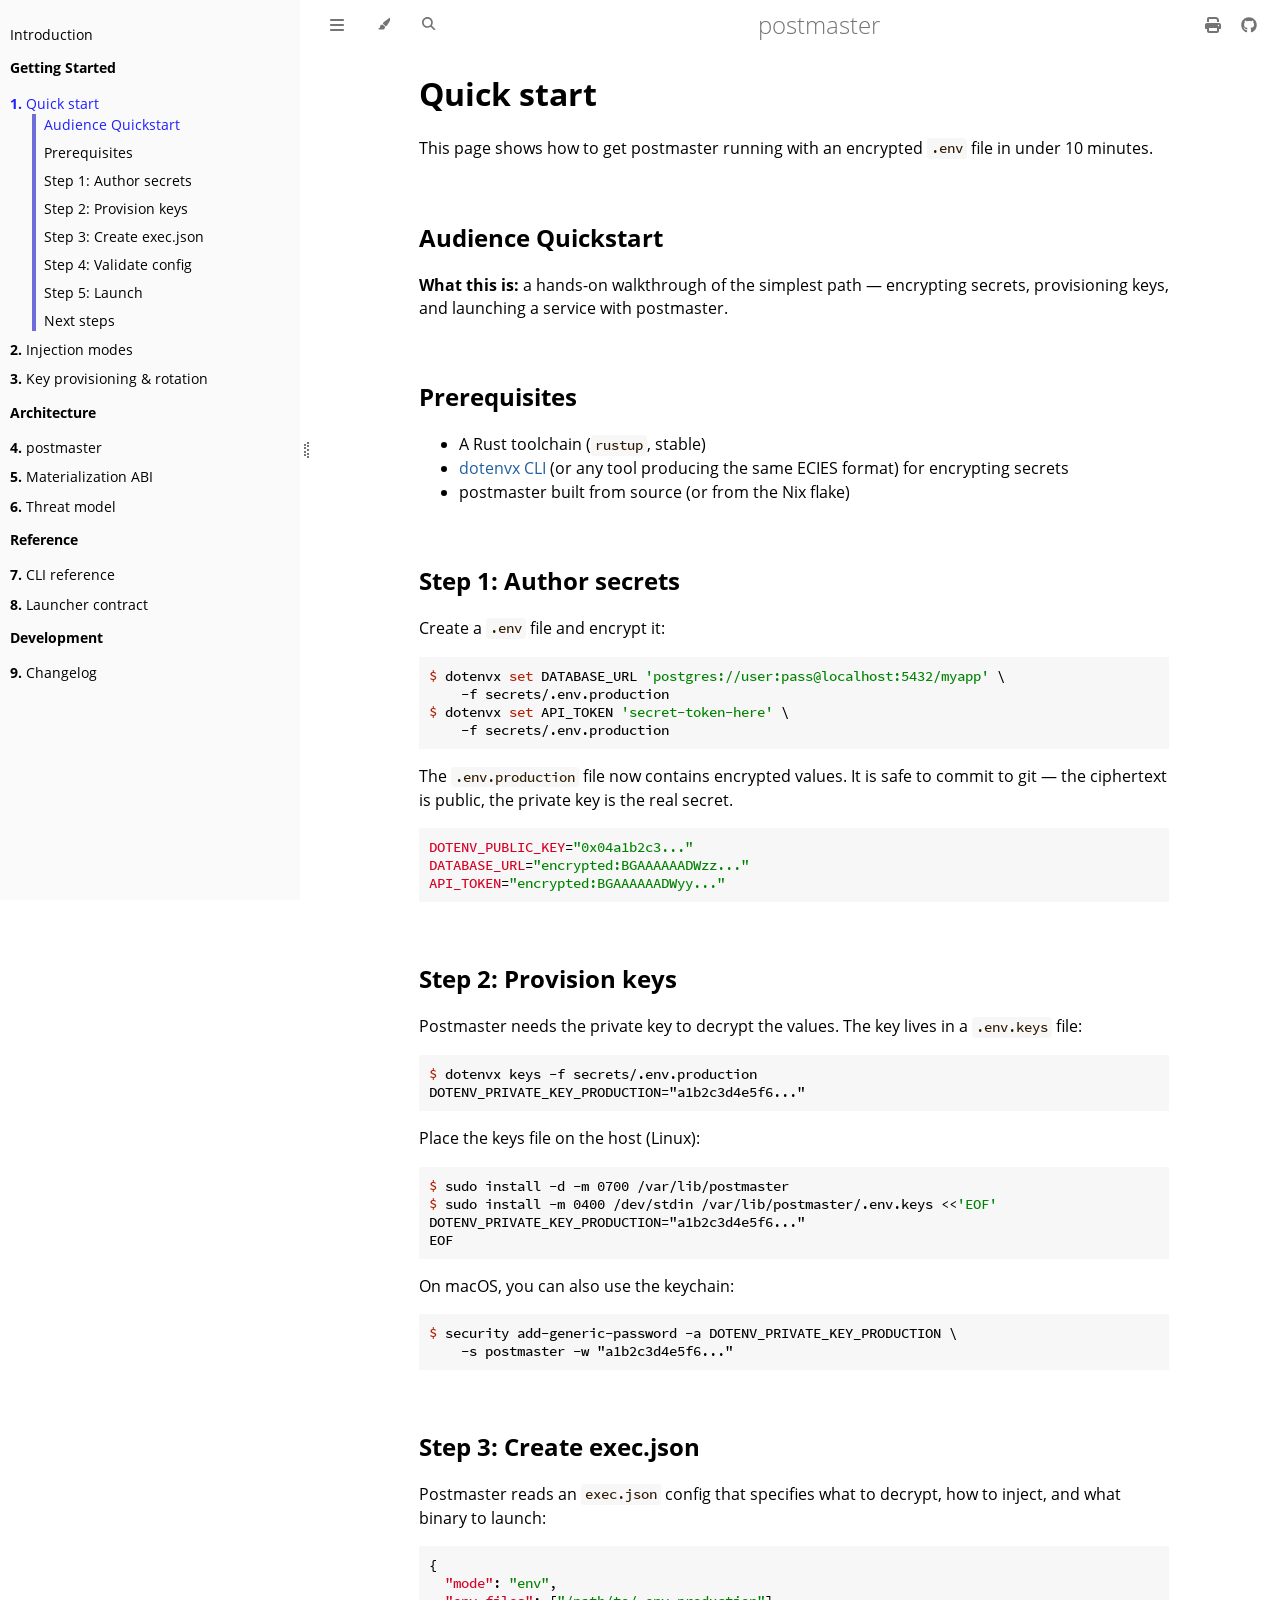
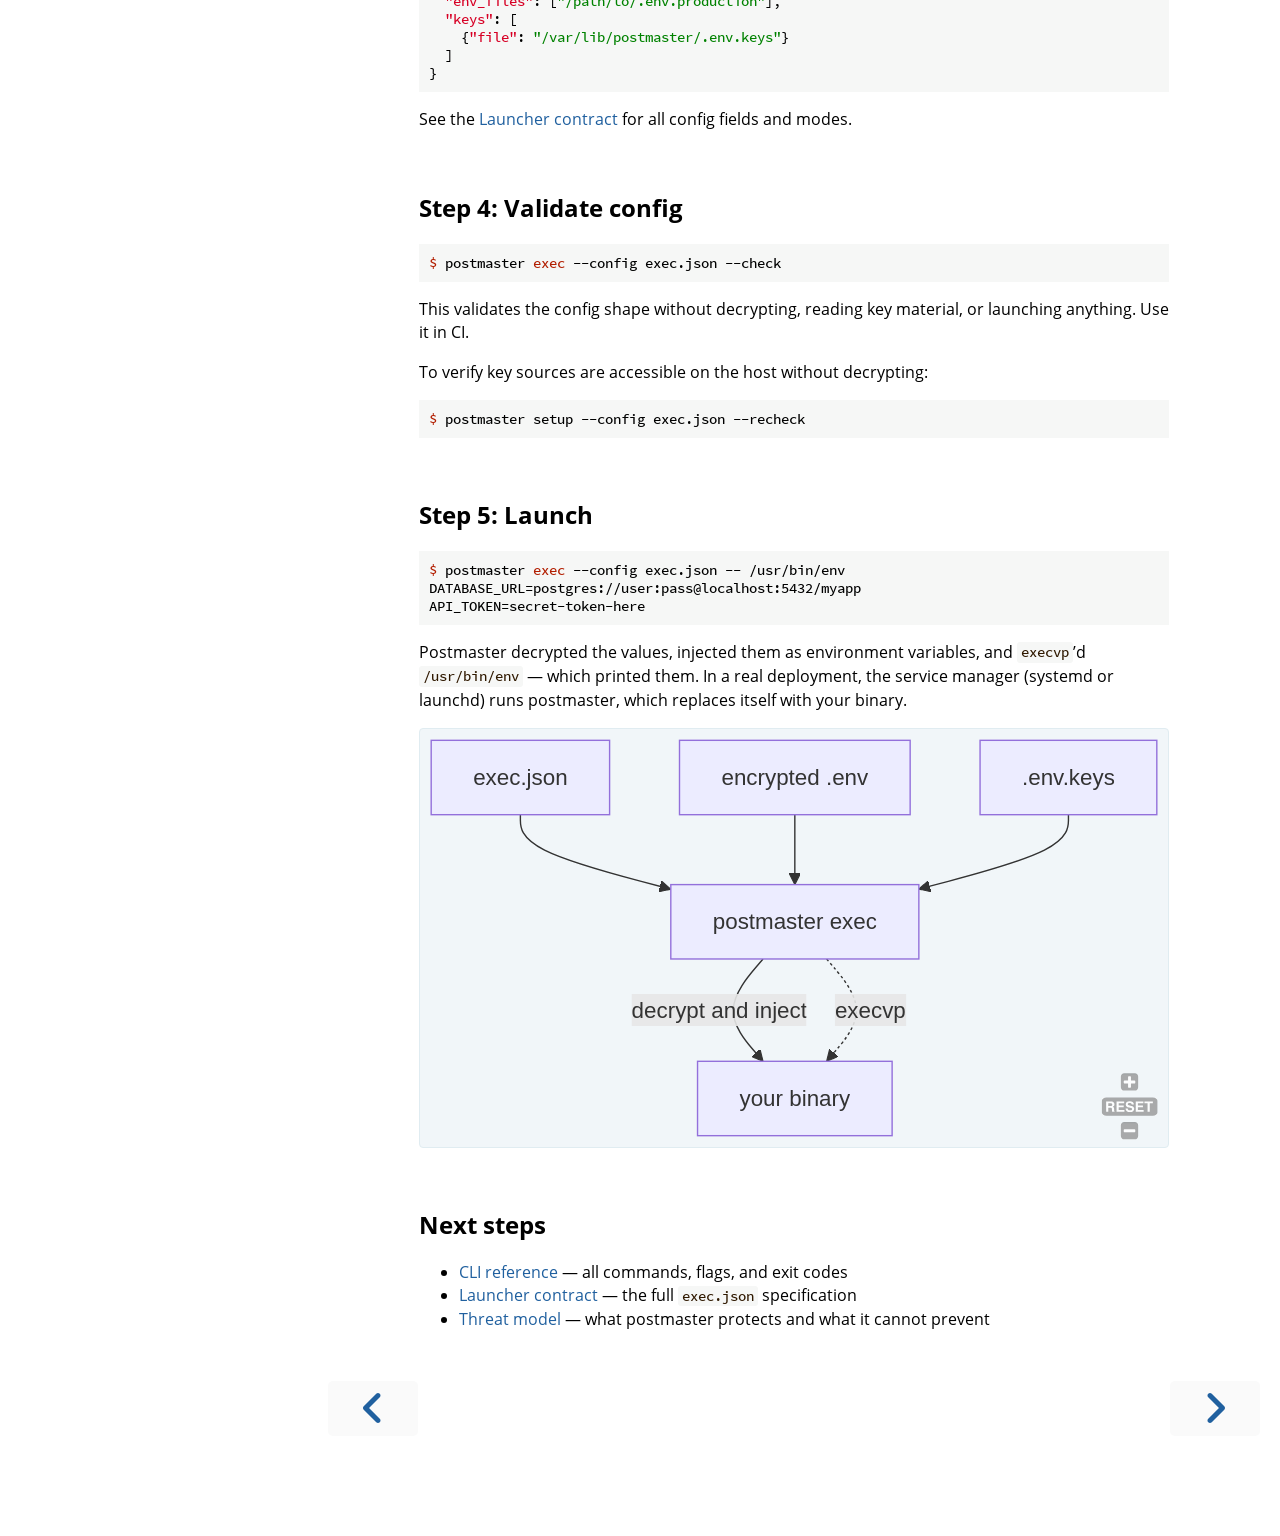
<file: getting-started/quick-start.html>
<!DOCTYPE HTML>
<html lang="en" class="light sidebar-visible" dir="ltr">
    <head>
        <!-- Book generated using mdBook -->
        <meta charset="UTF-8">
        <title>Quick start - postmaster</title>


        <!-- Custom HTML head -->

        <meta name="description" content="A standalone, format-neutral local secret materialization engine.">
        <meta name="viewport" content="width=device-width, initial-scale=1">
        <meta name="theme-color" content="#ffffff">

        <link rel="icon" href="../favicon-de23e50b.svg">
        <link rel="shortcut icon" href="../favicon-8114d1fc.png">
        <link rel="stylesheet" href="../css/variables-8adf115d.css">
        <link rel="stylesheet" href="../css/general-0392ca55.css">
        <link rel="stylesheet" href="../css/chrome-fc474251.css">
        <link rel="stylesheet" href="../css/print-9e4910d8.css" media="print">

        <!-- Fonts -->
        <link rel="stylesheet" href="../fonts/fonts-9644e21d.css">

        <!-- Highlight.js Stylesheets -->
        <link rel="stylesheet" id="mdbook-highlight-css" href="../highlight-493f70e1.css">
        <link rel="stylesheet" id="mdbook-tomorrow-night-css" href="../tomorrow-night-4c0ae647.css">
        <link rel="stylesheet" id="mdbook-ayu-highlight-css" href="../ayu-highlight-3fdfc3ac.css">

        <!-- Custom theme stylesheets -->
        <link rel="stylesheet" href="../mermaid-zoom-d48efa7d.css">


        <!-- Provide site root and default themes to javascript -->
        <script>
            const path_to_root = "../";
            const default_light_theme = "light";
            const default_dark_theme = "navy";
            window.path_to_searchindex_js = "../searchindex-c86cb699.js";
        </script>
        <!-- Start loading toc.js asap -->
        <script src="../toc-586c1afa.js"></script>
    </head>
    <body>
    <div id="mdbook-help-container">
        <div id="mdbook-help-popup">
            <h2 class="mdbook-help-title">Keyboard shortcuts</h2>
            <div>
                <p>Press <kbd>←</kbd> or <kbd>→</kbd> to navigate between chapters</p>
                <p>Press <kbd>S</kbd> or <kbd>/</kbd> to search in the book</p>
                <p>Press <kbd>?</kbd> to show this help</p>
                <p>Press <kbd>Esc</kbd> to hide this help</p>
            </div>
        </div>
    </div>
    <div id="mdbook-body-container">
        <!-- Work around some values being stored in localStorage wrapped in quotes -->
        <script>
            try {
                let theme = localStorage.getItem('mdbook-theme');
                let sidebar = localStorage.getItem('mdbook-sidebar');

                if (theme.startsWith('"') && theme.endsWith('"')) {
                    localStorage.setItem('mdbook-theme', theme.slice(1, theme.length - 1));
                }

                if (sidebar.startsWith('"') && sidebar.endsWith('"')) {
                    localStorage.setItem('mdbook-sidebar', sidebar.slice(1, sidebar.length - 1));
                }
            } catch (e) { }
        </script>

        <!-- Set the theme before any content is loaded, prevents flash -->
        <script>
            const default_theme = window.matchMedia("(prefers-color-scheme: dark)").matches ? default_dark_theme : default_light_theme;
            let theme;
            try { theme = localStorage.getItem('mdbook-theme'); } catch(e) { }
            if (theme === null || theme === undefined) { theme = default_theme; }
            const html = document.documentElement;
            html.classList.remove('light')
            html.classList.add(theme);
            html.classList.add("js");
        </script>

        <input type="checkbox" id="mdbook-sidebar-toggle-anchor" class="hidden">

        <!-- Hide / unhide sidebar before it is displayed -->
        <script>
            let sidebar = null;
            const sidebar_toggle = document.getElementById("mdbook-sidebar-toggle-anchor");
            if (document.body.clientWidth >= 1080) {
                try { sidebar = localStorage.getItem('mdbook-sidebar'); } catch(e) { }
                sidebar = sidebar || 'visible';
            } else {
                sidebar = 'hidden';
                sidebar_toggle.checked = false;
            }
            if (sidebar === 'visible') {
                sidebar_toggle.checked = true;
            } else {
                html.classList.remove('sidebar-visible');
            }
        </script>

        <nav id="mdbook-sidebar" class="sidebar" aria-label="Table of contents">
            <!-- populated by js -->
            <mdbook-sidebar-scrollbox class="sidebar-scrollbox"></mdbook-sidebar-scrollbox>
            <noscript>
                <iframe class="sidebar-iframe-outer" src="../toc.html"></iframe>
            </noscript>
            <div id="mdbook-sidebar-resize-handle" class="sidebar-resize-handle">
                <div class="sidebar-resize-indicator"></div>
            </div>
        </nav>

        <div id="mdbook-page-wrapper" class="page-wrapper">

            <div class="page">
                <div id="mdbook-menu-bar-hover-placeholder"></div>
                <div id="mdbook-menu-bar" class="menu-bar sticky">
                    <div class="left-buttons">
                        <label id="mdbook-sidebar-toggle" class="icon-button" for="mdbook-sidebar-toggle-anchor" title="Toggle Table of Contents" aria-label="Toggle Table of Contents" aria-controls="mdbook-sidebar">
                            <span class=fa-svg><svg xmlns="http://www.w3.org/2000/svg" viewBox="0 0 448 512"><!--! Font Awesome Free 6.2.0 by @fontawesome - https://fontawesome.com License - https://fontawesome.com/license/free (Icons: CC BY 4.0, Fonts: SIL OFL 1.1, Code: MIT License) Copyright 2022 Fonticons, Inc. --><path d="M0 96C0 78.3 14.3 64 32 64H416c17.7 0 32 14.3 32 32s-14.3 32-32 32H32C14.3 128 0 113.7 0 96zM0 256c0-17.7 14.3-32 32-32H416c17.7 0 32 14.3 32 32s-14.3 32-32 32H32c-17.7 0-32-14.3-32-32zM448 416c0 17.7-14.3 32-32 32H32c-17.7 0-32-14.3-32-32s14.3-32 32-32H416c17.7 0 32 14.3 32 32z"/></svg></span>
                        </label>
                        <button id="mdbook-theme-toggle" class="icon-button" type="button" title="Change theme" aria-label="Change theme" aria-haspopup="true" aria-expanded="false" aria-controls="mdbook-theme-list">
                            <span class=fa-svg><svg xmlns="http://www.w3.org/2000/svg" viewBox="0 0 576 512"><!--! Font Awesome Free 6.2.0 by @fontawesome - https://fontawesome.com License - https://fontawesome.com/license/free (Icons: CC BY 4.0, Fonts: SIL OFL 1.1, Code: MIT License) Copyright 2022 Fonticons, Inc. --><path d="M371.3 367.1c27.3-3.9 51.9-19.4 67.2-42.9L600.2 74.1c12.6-19.5 9.4-45.3-7.6-61.2S549.7-4.4 531.1 9.6L294.4 187.2c-24 18-38.2 46.1-38.4 76.1L371.3 367.1zm-19.6 25.4l-116-104.4C175.9 290.3 128 339.6 128 400c0 3.9 .2 7.8 .6 11.6c1.8 17.5-10.2 36.4-27.8 36.4H96c-17.7 0-32 14.3-32 32s14.3 32 32 32H240c61.9 0 112-50.1 112-112c0-2.5-.1-5-.2-7.5z"/></svg></span>
                        </button>
                        <ul id="mdbook-theme-list" class="theme-popup" aria-label="Themes" role="menu">
                            <li role="none"><button role="menuitem" class="theme" id="mdbook-theme-default_theme">Auto</button></li>
                            <li role="none"><button role="menuitem" class="theme" id="mdbook-theme-light">Light</button></li>
                            <li role="none"><button role="menuitem" class="theme" id="mdbook-theme-rust">Rust</button></li>
                            <li role="none"><button role="menuitem" class="theme" id="mdbook-theme-coal">Coal</button></li>
                            <li role="none"><button role="menuitem" class="theme" id="mdbook-theme-navy">Navy</button></li>
                            <li role="none"><button role="menuitem" class="theme" id="mdbook-theme-ayu">Ayu</button></li>
                        </ul>
                        <button id="mdbook-search-toggle" class="icon-button" type="button" title="Search (`/`)" aria-label="Toggle Searchbar" aria-expanded="false" aria-keyshortcuts="/ s" aria-controls="mdbook-searchbar">
                            <span class=fa-svg><svg xmlns="http://www.w3.org/2000/svg" viewBox="0 0 512 512"><!--! Font Awesome Free 6.2.0 by @fontawesome - https://fontawesome.com License - https://fontawesome.com/license/free (Icons: CC BY 4.0, Fonts: SIL OFL 1.1, Code: MIT License) Copyright 2022 Fonticons, Inc. --><path d="M416 208c0 45.9-14.9 88.3-40 122.7L502.6 457.4c12.5 12.5 12.5 32.8 0 45.3s-32.8 12.5-45.3 0L330.7 376c-34.4 25.2-76.8 40-122.7 40C93.1 416 0 322.9 0 208S93.1 0 208 0S416 93.1 416 208zM208 352c79.5 0 144-64.5 144-144s-64.5-144-144-144S64 128.5 64 208s64.5 144 144 144z"/></svg></span>
                        </button>
                    </div>

                    <h1 class="menu-title">postmaster</h1>

                    <div class="right-buttons">
                        <a href="../print.html" title="Print this book" aria-label="Print this book">
                            <span class=fa-svg id="print-button"><svg xmlns="http://www.w3.org/2000/svg" viewBox="0 0 512 512"><!--! Font Awesome Free 6.2.0 by @fontawesome - https://fontawesome.com License - https://fontawesome.com/license/free (Icons: CC BY 4.0, Fonts: SIL OFL 1.1, Code: MIT License) Copyright 2022 Fonticons, Inc. --><path d="M128 0C92.7 0 64 28.7 64 64v96h64V64H354.7L384 93.3V160h64V93.3c0-17-6.7-33.3-18.7-45.3L400 18.7C388 6.7 371.7 0 354.7 0H128zM384 352v32 64H128V384 368 352H384zm64 32h32c17.7 0 32-14.3 32-32V256c0-35.3-28.7-64-64-64H64c-35.3 0-64 28.7-64 64v96c0 17.7 14.3 32 32 32H64v64c0 35.3 28.7 64 64 64H384c35.3 0 64-28.7 64-64V384zm-16-88c-13.3 0-24-10.7-24-24s10.7-24 24-24s24 10.7 24 24s-10.7 24-24 24z"/></svg></span>
                        </a>
                        <a href="https://github.com/beardedeagle/postmaster" title="Git repository" aria-label="Git repository">
                            <span class=fa-svg><svg xmlns="http://www.w3.org/2000/svg" viewBox="0 0 496 512"><!--! Font Awesome Free 6.2.0 by @fontawesome - https://fontawesome.com License - https://fontawesome.com/license/free (Icons: CC BY 4.0, Fonts: SIL OFL 1.1, Code: MIT License) Copyright 2022 Fonticons, Inc. --><path d="M165.9 397.4c0 2-2.3 3.6-5.2 3.6-3.3.3-5.6-1.3-5.6-3.6 0-2 2.3-3.6 5.2-3.6 3-.3 5.6 1.3 5.6 3.6zm-31.1-4.5c-.7 2 1.3 4.3 4.3 4.9 2.6 1 5.6 0 6.2-2s-1.3-4.3-4.3-5.2c-2.6-.7-5.5.3-6.2 2.3zm44.2-1.7c-2.9.7-4.9 2.6-4.6 4.9.3 2 2.9 3.3 5.9 2.6 2.9-.7 4.9-2.6 4.6-4.6-.3-1.9-3-3.2-5.9-2.9zM244.8 8C106.1 8 0 113.3 0 252c0 110.9 69.8 205.8 169.5 239.2 12.8 2.3 17.3-5.6 17.3-12.1 0-6.2-.3-40.4-.3-61.4 0 0-70 15-84.7-29.8 0 0-11.4-29.1-27.8-36.6 0 0-22.9-15.7 1.6-15.4 0 0 24.9 2 38.6 25.8 21.9 38.6 58.6 27.5 72.9 20.9 2.3-16 8.8-27.1 16-33.7-55.9-6.2-112.3-14.3-112.3-110.5 0-27.5 7.6-41.3 23.6-58.9-2.6-6.5-11.1-33.3 2.6-67.9 20.9-6.5 69 27 69 27 20-5.6 41.5-8.5 62.8-8.5s42.8 2.9 62.8 8.5c0 0 48.1-33.6 69-27 13.7 34.7 5.2 61.4 2.6 67.9 16 17.7 25.8 31.5 25.8 58.9 0 96.5-58.9 104.2-114.8 110.5 9.2 7.9 17 22.9 17 46.4 0 33.7-.3 75.4-.3 83.6 0 6.5 4.6 14.4 17.3 12.1C428.2 457.8 496 362.9 496 252 496 113.3 383.5 8 244.8 8zM97.2 352.9c-1.3 1-1 3.3.7 5.2 1.6 1.6 3.9 2.3 5.2 1 1.3-1 1-3.3-.7-5.2-1.6-1.6-3.9-2.3-5.2-1zm-10.8-8.1c-.7 1.3.3 2.9 2.3 3.9 1.6 1 3.6.7 4.3-.7.7-1.3-.3-2.9-2.3-3.9-2-.6-3.6-.3-4.3.7zm32.4 35.6c-1.6 1.3-1 4.3 1.3 6.2 2.3 2.3 5.2 2.6 6.5 1 1.3-1.3.7-4.3-1.3-6.2-2.2-2.3-5.2-2.6-6.5-1zm-11.4-14.7c-1.6 1-1.6 3.6 0 5.9 1.6 2.3 4.3 3.3 5.6 2.3 1.6-1.3 1.6-3.9 0-6.2-1.4-2.3-4-3.3-5.6-2z"/></svg></span>
                        </a>

                    </div>
                </div>

                <div id="mdbook-search-wrapper" class="hidden">
                    <form id="mdbook-searchbar-outer" class="searchbar-outer">
                        <div class="search-wrapper">
                            <input type="search" id="mdbook-searchbar" name="searchbar" placeholder="Search this book ..." aria-controls="mdbook-searchresults-outer" aria-describedby="searchresults-header">
                            <div class="spinner-wrapper">
                                <span class=fa-svg id="fa-spin"><svg xmlns="http://www.w3.org/2000/svg" viewBox="0 0 512 512"><!--! Font Awesome Free 6.2.0 by @fontawesome - https://fontawesome.com License - https://fontawesome.com/license/free (Icons: CC BY 4.0, Fonts: SIL OFL 1.1, Code: MIT License) Copyright 2022 Fonticons, Inc. --><path d="M304 48c0-26.5-21.5-48-48-48s-48 21.5-48 48s21.5 48 48 48s48-21.5 48-48zm0 416c0-26.5-21.5-48-48-48s-48 21.5-48 48s21.5 48 48 48s48-21.5 48-48zM48 304c26.5 0 48-21.5 48-48s-21.5-48-48-48s-48 21.5-48 48s21.5 48 48 48zm464-48c0-26.5-21.5-48-48-48s-48 21.5-48 48s21.5 48 48 48s48-21.5 48-48zM142.9 437c18.7-18.7 18.7-49.1 0-67.9s-49.1-18.7-67.9 0s-18.7 49.1 0 67.9s49.1 18.7 67.9 0zm0-294.2c18.7-18.7 18.7-49.1 0-67.9S93.7 56.2 75 75s-18.7 49.1 0 67.9s49.1 18.7 67.9 0zM369.1 437c18.7 18.7 49.1 18.7 67.9 0s18.7-49.1 0-67.9s-49.1-18.7-67.9 0s-18.7 49.1 0 67.9z"/></svg></span>
                            </div>
                        </div>
                    </form>
                    <div id="mdbook-searchresults-outer" class="searchresults-outer hidden">
                        <div id="mdbook-searchresults-header" class="searchresults-header"></div>
                        <ul id="mdbook-searchresults">
                        </ul>
                    </div>
                </div>

                <!-- Apply ARIA attributes after the sidebar and the sidebar toggle button are added to the DOM -->
                <script>
                    document.getElementById('mdbook-sidebar-toggle').setAttribute('aria-expanded', sidebar === 'visible');
                    document.getElementById('mdbook-sidebar').setAttribute('aria-hidden', sidebar !== 'visible');
                    Array.from(document.querySelectorAll('#mdbook-sidebar a')).forEach(function(link) {
                        link.setAttribute('tabIndex', sidebar === 'visible' ? 0 : -1);
                    });
                </script>

                <div id="mdbook-content" class="content">
                    <main>
                        <h1 id="quick-start"><a class="header" href="#quick-start">Quick start</a></h1>
<p>This page shows how to get postmaster running with an encrypted <code>.env</code>
file in under 10 minutes.</p>
<h2 id="audience-quickstart"><a class="header" href="#audience-quickstart">Audience Quickstart</a></h2>
<p><strong>What this is:</strong> a hands-on walkthrough of the simplest path —
encrypting secrets, provisioning keys, and launching a service with
postmaster.</p>
<h2 id="prerequisites"><a class="header" href="#prerequisites">Prerequisites</a></h2>
<ul>
<li>A Rust toolchain (<code>rustup</code>, stable)</li>
<li><a href="https://github.com/dotenvx/dotenvx">dotenvx CLI</a> (or any tool producing
the same ECIES format) for encrypting secrets</li>
<li>postmaster built from source (or from the Nix flake)</li>
</ul>
<h2 id="step-1-author-secrets"><a class="header" href="#step-1-author-secrets">Step 1: Author secrets</a></h2>
<p>Create a <code>.env</code> file and encrypt it:</p>
<pre><code class="language-console">$ dotenvx set DATABASE_URL 'postgres://user:pass@localhost:5432/myapp' \
    -f secrets/.env.production
$ dotenvx set API_TOKEN 'secret-token-here' \
    -f secrets/.env.production
</code></pre>
<p>The <code>.env.production</code> file now contains encrypted values. It is safe to
commit to git — the ciphertext is public, the private key is the real
secret.</p>
<pre><code class="language-ini">DOTENV_PUBLIC_KEY="0x04a1b2c3..."
DATABASE_URL="encrypted:BGAAAAAADWzz..."
API_TOKEN="encrypted:BGAAAAAADWyy..."
</code></pre>
<h2 id="step-2-provision-keys"><a class="header" href="#step-2-provision-keys">Step 2: Provision keys</a></h2>
<p>Postmaster needs the private key to decrypt the values. The key lives in
a <code>.env.keys</code> file:</p>
<pre><code class="language-console">$ dotenvx keys -f secrets/.env.production
DOTENV_PRIVATE_KEY_PRODUCTION="a1b2c3d4e5f6..."
</code></pre>
<p>Place the keys file on the host (Linux):</p>
<pre><code class="language-console">$ sudo install -d -m 0700 /var/lib/postmaster
$ sudo install -m 0400 /dev/stdin /var/lib/postmaster/.env.keys &lt;&lt;'EOF'
DOTENV_PRIVATE_KEY_PRODUCTION="a1b2c3d4e5f6..."
EOF
</code></pre>
<p>On macOS, you can also use the keychain:</p>
<pre><code class="language-console">$ security add-generic-password -a DOTENV_PRIVATE_KEY_PRODUCTION \
    -s postmaster -w "a1b2c3d4e5f6..."
</code></pre>
<h2 id="step-3-create-execjson"><a class="header" href="#step-3-create-execjson">Step 3: Create exec.json</a></h2>
<p>Postmaster reads an <code>exec.json</code> config that specifies what to decrypt,
how to inject, and what binary to launch:</p>
<pre><code class="language-json">{
  "mode": "env",
  "env_files": ["/path/to/.env.production"],
  "keys": [
    {"file": "/var/lib/postmaster/.env.keys"}
  ]
}
</code></pre>
<p>See the <a href="../reference/launcher-contract.html">Launcher contract</a> for all
config fields and modes.</p>
<h2 id="step-4-validate-config"><a class="header" href="#step-4-validate-config">Step 4: Validate config</a></h2>
<pre><code class="language-console">$ postmaster exec --config exec.json --check
</code></pre>
<p>This validates the config shape without decrypting, reading key
material, or launching anything. Use it in CI.</p>
<p>To verify key sources are accessible on the host without decrypting:</p>
<pre><code class="language-console">$ postmaster setup --config exec.json --recheck
</code></pre>
<h2 id="step-5-launch"><a class="header" href="#step-5-launch">Step 5: Launch</a></h2>
<pre><code class="language-console">$ postmaster exec --config exec.json -- /usr/bin/env
DATABASE_URL=postgres://user:pass@localhost:5432/myapp
API_TOKEN=secret-token-here
</code></pre>
<p>Postmaster decrypted the values, injected them as environment variables,
and <code>execvp</code>’d <code>/usr/bin/env</code> — which printed them. In a real deployment,
the service manager (systemd or launchd) runs postmaster, which
replaces itself with your binary.</p>
<pre class="mermaid">flowchart TB
    cfg["exec.json"]
    env["encrypted .env"]
    keys[".env.keys"]
    pm["postmaster exec"]
    child["your binary"]

    cfg --&gt; pm
    env --&gt; pm
    keys --&gt; pm
    pm --&gt;|decrypt and inject| child
    pm -.-&gt;|execvp| child
</pre>

<h2 id="next-steps"><a class="header" href="#next-steps">Next steps</a></h2>
<ul>
<li><a href="../reference/cli.html">CLI reference</a> — all commands, flags, and exit
codes</li>
<li><a href="../reference/launcher-contract.html">Launcher contract</a> — the full
<code>exec.json</code> specification</li>
<li><a href="../architecture/threat-model.html">Threat model</a> — what postmaster
protects and what it cannot prevent</li>
</ul>

                    </main>

                    <nav class="nav-wrapper" aria-label="Page navigation">
                        <!-- Mobile navigation buttons -->
                            <a rel="prev" href="../introduction.html" class="mobile-nav-chapters previous" title="Previous chapter" aria-label="Previous chapter" aria-keyshortcuts="Left">
                                <span class=fa-svg><svg xmlns="http://www.w3.org/2000/svg" viewBox="0 0 320 512"><!--! Font Awesome Free 6.2.0 by @fontawesome - https://fontawesome.com License - https://fontawesome.com/license/free (Icons: CC BY 4.0, Fonts: SIL OFL 1.1, Code: MIT License) Copyright 2022 Fonticons, Inc. --><path d="M41.4 233.4c-12.5 12.5-12.5 32.8 0 45.3l160 160c12.5 12.5 32.8 12.5 45.3 0s12.5-32.8 0-45.3L109.3 256 246.6 118.6c12.5-12.5 12.5-32.8 0-45.3s-32.8-12.5-45.3 0l-160 160z"/></svg></span>
                            </a>

                            <a rel="next prefetch" href="../getting-started/injection-modes.html" class="mobile-nav-chapters next" title="Next chapter" aria-label="Next chapter" aria-keyshortcuts="Right">
                                <span class=fa-svg><svg xmlns="http://www.w3.org/2000/svg" viewBox="0 0 320 512"><!--! Font Awesome Free 6.2.0 by @fontawesome - https://fontawesome.com License - https://fontawesome.com/license/free (Icons: CC BY 4.0, Fonts: SIL OFL 1.1, Code: MIT License) Copyright 2022 Fonticons, Inc. --><path d="M278.6 233.4c12.5 12.5 12.5 32.8 0 45.3l-160 160c-12.5 12.5-32.8 12.5-45.3 0s-12.5-32.8 0-45.3L210.7 256 73.4 118.6c-12.5-12.5-12.5-32.8 0-45.3s32.8-12.5 45.3 0l160 160z"/></svg></span>
                            </a>

                        <div style="clear: both"></div>
                    </nav>
                </div>
            </div>

            <nav class="nav-wide-wrapper" aria-label="Page navigation">
                    <a rel="prev" href="../introduction.html" class="nav-chapters previous" title="Previous chapter" aria-label="Previous chapter" aria-keyshortcuts="Left">
                        <span class=fa-svg><svg xmlns="http://www.w3.org/2000/svg" viewBox="0 0 320 512"><!--! Font Awesome Free 6.2.0 by @fontawesome - https://fontawesome.com License - https://fontawesome.com/license/free (Icons: CC BY 4.0, Fonts: SIL OFL 1.1, Code: MIT License) Copyright 2022 Fonticons, Inc. --><path d="M41.4 233.4c-12.5 12.5-12.5 32.8 0 45.3l160 160c12.5 12.5 32.8 12.5 45.3 0s12.5-32.8 0-45.3L109.3 256 246.6 118.6c12.5-12.5 12.5-32.8 0-45.3s-32.8-12.5-45.3 0l-160 160z"/></svg></span>
                    </a>

                    <a rel="next prefetch" href="../getting-started/injection-modes.html" class="nav-chapters next" title="Next chapter" aria-label="Next chapter" aria-keyshortcuts="Right">
                        <span class=fa-svg><svg xmlns="http://www.w3.org/2000/svg" viewBox="0 0 320 512"><!--! Font Awesome Free 6.2.0 by @fontawesome - https://fontawesome.com License - https://fontawesome.com/license/free (Icons: CC BY 4.0, Fonts: SIL OFL 1.1, Code: MIT License) Copyright 2022 Fonticons, Inc. --><path d="M278.6 233.4c12.5 12.5 12.5 32.8 0 45.3l-160 160c-12.5 12.5-32.8 12.5-45.3 0s-12.5-32.8 0-45.3L210.7 256 73.4 118.6c-12.5-12.5-12.5-32.8 0-45.3s32.8-12.5 45.3 0l160 160z"/></svg></span>
                    </a>
            </nav>

        </div>

        <template id=fa-eye><span class=fa-svg><svg xmlns="http://www.w3.org/2000/svg" viewBox="0 0 576 512"><!--! Font Awesome Free 6.2.0 by @fontawesome - https://fontawesome.com License - https://fontawesome.com/license/free (Icons: CC BY 4.0, Fonts: SIL OFL 1.1, Code: MIT License) Copyright 2022 Fonticons, Inc. --><path d="M288 32c-80.8 0-145.5 36.8-192.6 80.6C48.6 156 17.3 208 2.5 243.7c-3.3 7.9-3.3 16.7 0 24.6C17.3 304 48.6 356 95.4 399.4C142.5 443.2 207.2 480 288 480s145.5-36.8 192.6-80.6c46.8-43.5 78.1-95.4 93-131.1c3.3-7.9 3.3-16.7 0-24.6c-14.9-35.7-46.2-87.7-93-131.1C433.5 68.8 368.8 32 288 32zM432 256c0 79.5-64.5 144-144 144s-144-64.5-144-144s64.5-144 144-144s144 64.5 144 144zM288 192c0 35.3-28.7 64-64 64c-11.5 0-22.3-3-31.6-8.4c-.2 2.8-.4 5.5-.4 8.4c0 53 43 96 96 96s96-43 96-96s-43-96-96-96c-2.8 0-5.6 .1-8.4 .4c5.3 9.3 8.4 20.1 8.4 31.6z"/></svg></span></template>
        <template id=fa-eye-slash><span class=fa-svg><svg xmlns="http://www.w3.org/2000/svg" viewBox="0 0 640 512"><!--! Font Awesome Free 6.2.0 by @fontawesome - https://fontawesome.com License - https://fontawesome.com/license/free (Icons: CC BY 4.0, Fonts: SIL OFL 1.1, Code: MIT License) Copyright 2022 Fonticons, Inc. --><path d="M38.8 5.1C28.4-3.1 13.3-1.2 5.1 9.2S-1.2 34.7 9.2 42.9l592 464c10.4 8.2 25.5 6.3 33.7-4.1s6.3-25.5-4.1-33.7L525.6 386.7c39.6-40.6 66.4-86.1 79.9-118.4c3.3-7.9 3.3-16.7 0-24.6c-14.9-35.7-46.2-87.7-93-131.1C465.5 68.8 400.8 32 320 32c-68.2 0-125 26.3-169.3 60.8L38.8 5.1zM223.1 149.5C248.6 126.2 282.7 112 320 112c79.5 0 144 64.5 144 144c0 24.9-6.3 48.3-17.4 68.7L408 294.5c5.2-11.8 8-24.8 8-38.5c0-53-43-96-96-96c-2.8 0-5.6 .1-8.4 .4c5.3 9.3 8.4 20.1 8.4 31.6c0 10.2-2.4 19.8-6.6 28.3l-90.3-70.8zm223.1 298L373 389.9c-16.4 6.5-34.3 10.1-53 10.1c-79.5 0-144-64.5-144-144c0-6.9 .5-13.6 1.4-20.2L83.1 161.5C60.3 191.2 44 220.8 34.5 243.7c-3.3 7.9-3.3 16.7 0 24.6c14.9 35.7 46.2 87.7 93 131.1C174.5 443.2 239.2 480 320 480c47.8 0 89.9-12.9 126.2-32.5z"/></svg></span></template>
        <template id=fa-copy><span class=fa-svg><svg xmlns="http://www.w3.org/2000/svg" viewBox="0 0 512 512"><!--! Font Awesome Free 6.2.0 by @fontawesome - https://fontawesome.com License - https://fontawesome.com/license/free (Icons: CC BY 4.0, Fonts: SIL OFL 1.1, Code: MIT License) Copyright 2022 Fonticons, Inc. --><path d="M502.6 70.63l-61.25-61.25C435.4 3.371 427.2 0 418.7 0H255.1c-35.35 0-64 28.66-64 64l.0195 256C192 355.4 220.7 384 256 384h192c35.2 0 64-28.8 64-64V93.25C512 84.77 508.6 76.63 502.6 70.63zM464 320c0 8.836-7.164 16-16 16H255.1c-8.838 0-16-7.164-16-16L239.1 64.13c0-8.836 7.164-16 16-16h128L384 96c0 17.67 14.33 32 32 32h47.1V320zM272 448c0 8.836-7.164 16-16 16H63.1c-8.838 0-16-7.164-16-16L47.98 192.1c0-8.836 7.164-16 16-16H160V128H63.99c-35.35 0-64 28.65-64 64l.0098 256C.002 483.3 28.66 512 64 512h192c35.2 0 64-28.8 64-64v-32h-47.1L272 448z"/></svg></span></template>
        <template id=fa-play><span class=fa-svg><svg xmlns="http://www.w3.org/2000/svg" viewBox="0 0 384 512"><!--! Font Awesome Free 6.2.0 by @fontawesome - https://fontawesome.com License - https://fontawesome.com/license/free (Icons: CC BY 4.0, Fonts: SIL OFL 1.1, Code: MIT License) Copyright 2022 Fonticons, Inc. --><path d="M73 39c-14.8-9.1-33.4-9.4-48.5-.9S0 62.6 0 80V432c0 17.4 9.4 33.4 24.5 41.9s33.7 8.1 48.5-.9L361 297c14.3-8.7 23-24.2 23-41s-8.7-32.2-23-41L73 39z"/></svg></span></template>
        <template id=fa-clock-rotate-left><span class=fa-svg><svg xmlns="http://www.w3.org/2000/svg" viewBox="0 0 512 512"><!--! Font Awesome Free 6.2.0 by @fontawesome - https://fontawesome.com License - https://fontawesome.com/license/free (Icons: CC BY 4.0, Fonts: SIL OFL 1.1, Code: MIT License) Copyright 2022 Fonticons, Inc. --><path d="M75 75L41 41C25.9 25.9 0 36.6 0 57.9V168c0 13.3 10.7 24 24 24H134.1c21.4 0 32.1-25.9 17-41l-30.8-30.8C155 85.5 203 64 256 64c106 0 192 86 192 192s-86 192-192 192c-40.8 0-78.6-12.7-109.7-34.4c-14.5-10.1-34.4-6.6-44.6 7.9s-6.6 34.4 7.9 44.6C151.2 495 201.7 512 256 512c141.4 0 256-114.6 256-256S397.4 0 256 0C185.3 0 121.3 28.7 75 75zm181 53c-13.3 0-24 10.7-24 24V256c0 6.4 2.5 12.5 7 17l72 72c9.4 9.4 24.6 9.4 33.9 0s9.4-24.6 0-33.9l-65-65V152c0-13.3-10.7-24-24-24z"/></svg></span></template>



        <script>
            window.playground_copyable = true;
        </script>


        <script src="../elasticlunr-ef4e11c1.min.js"></script>
        <script src="../mark-09e88c2c.min.js"></script>
        <script src="../searcher-09f2665d.js"></script>

        <script src="../clipboard-1626706a.min.js"></script>
        <script src="../highlight-abc7f01d.js"></script>
        <script src="../book-c22b7243.js"></script>

        <!-- Custom JS scripts -->
        <script src="../mermaid-eefea253.min.js"></script>
        <script src="../svg-pan-zoom-f4637103.min.js"></script>
        <script src="../mermaid-init-3bcfb369.js"></script>



    </div>
    </body>
</html>
</file>
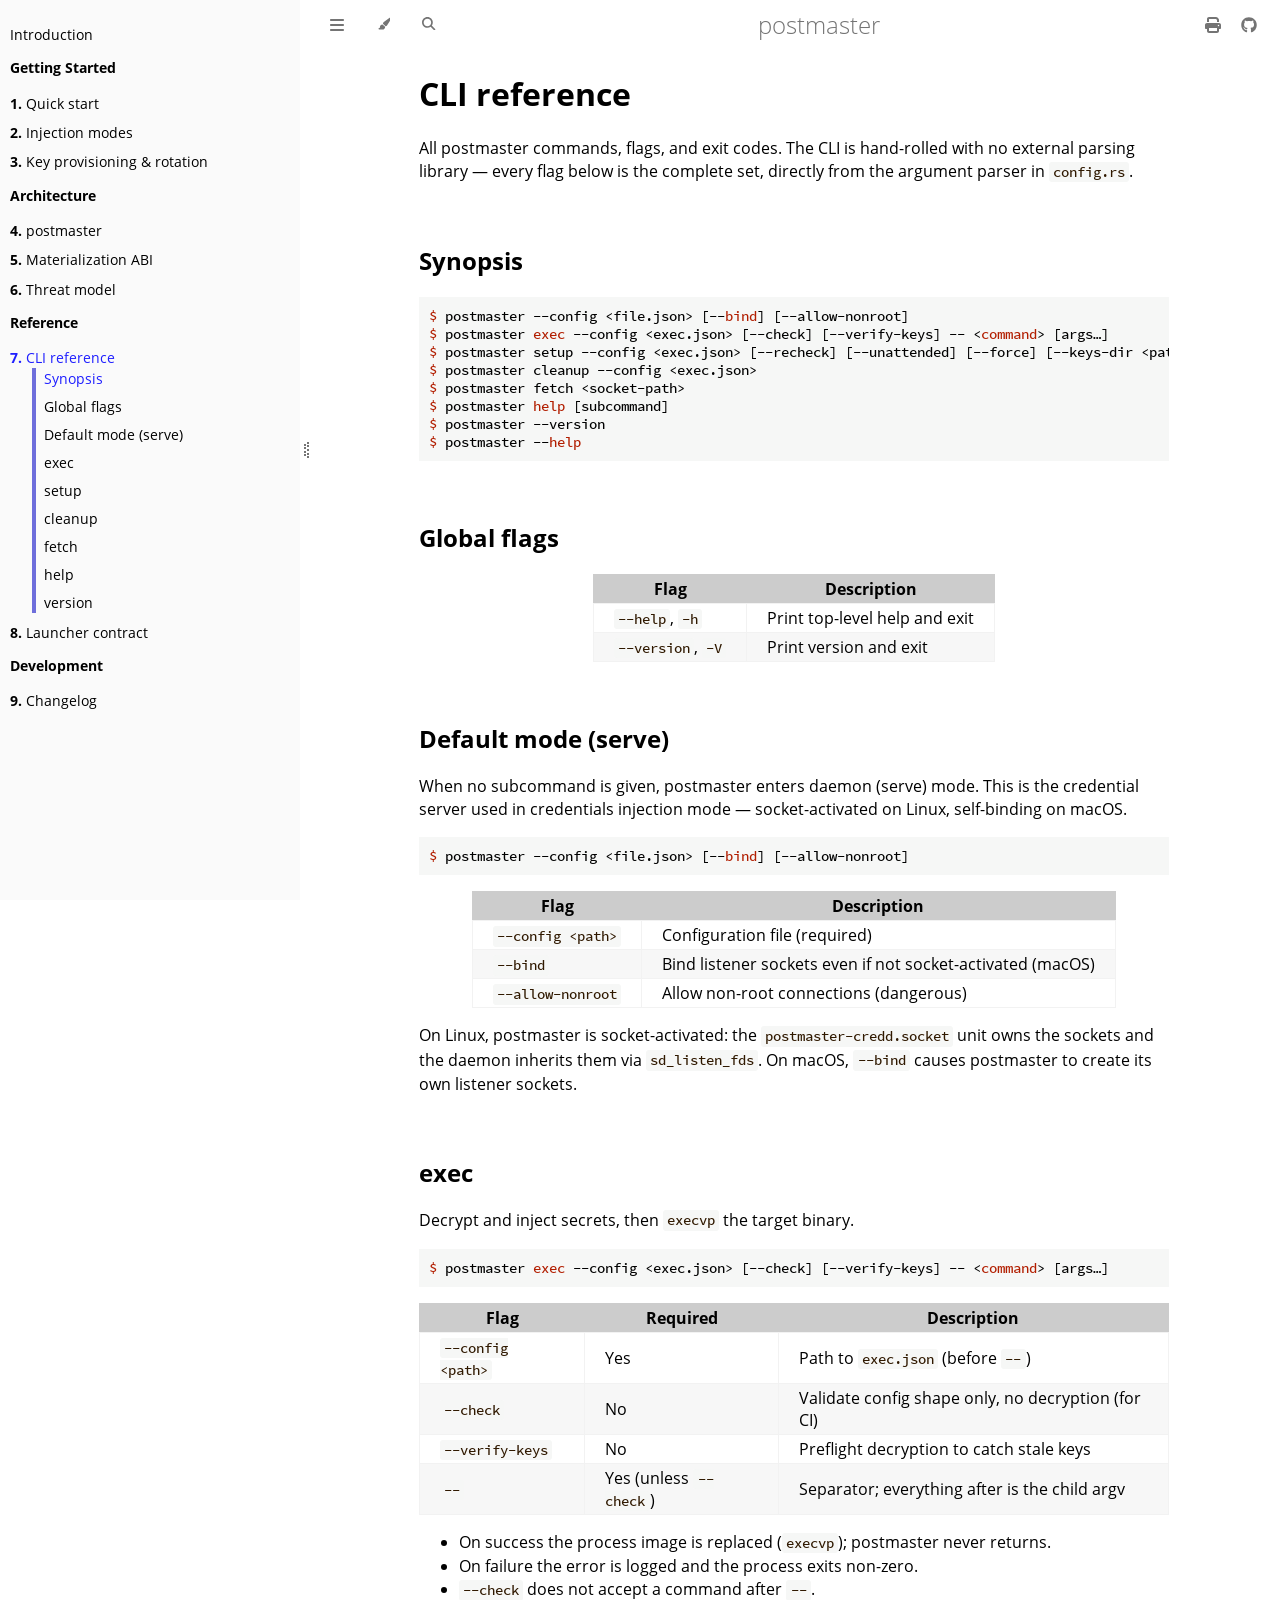
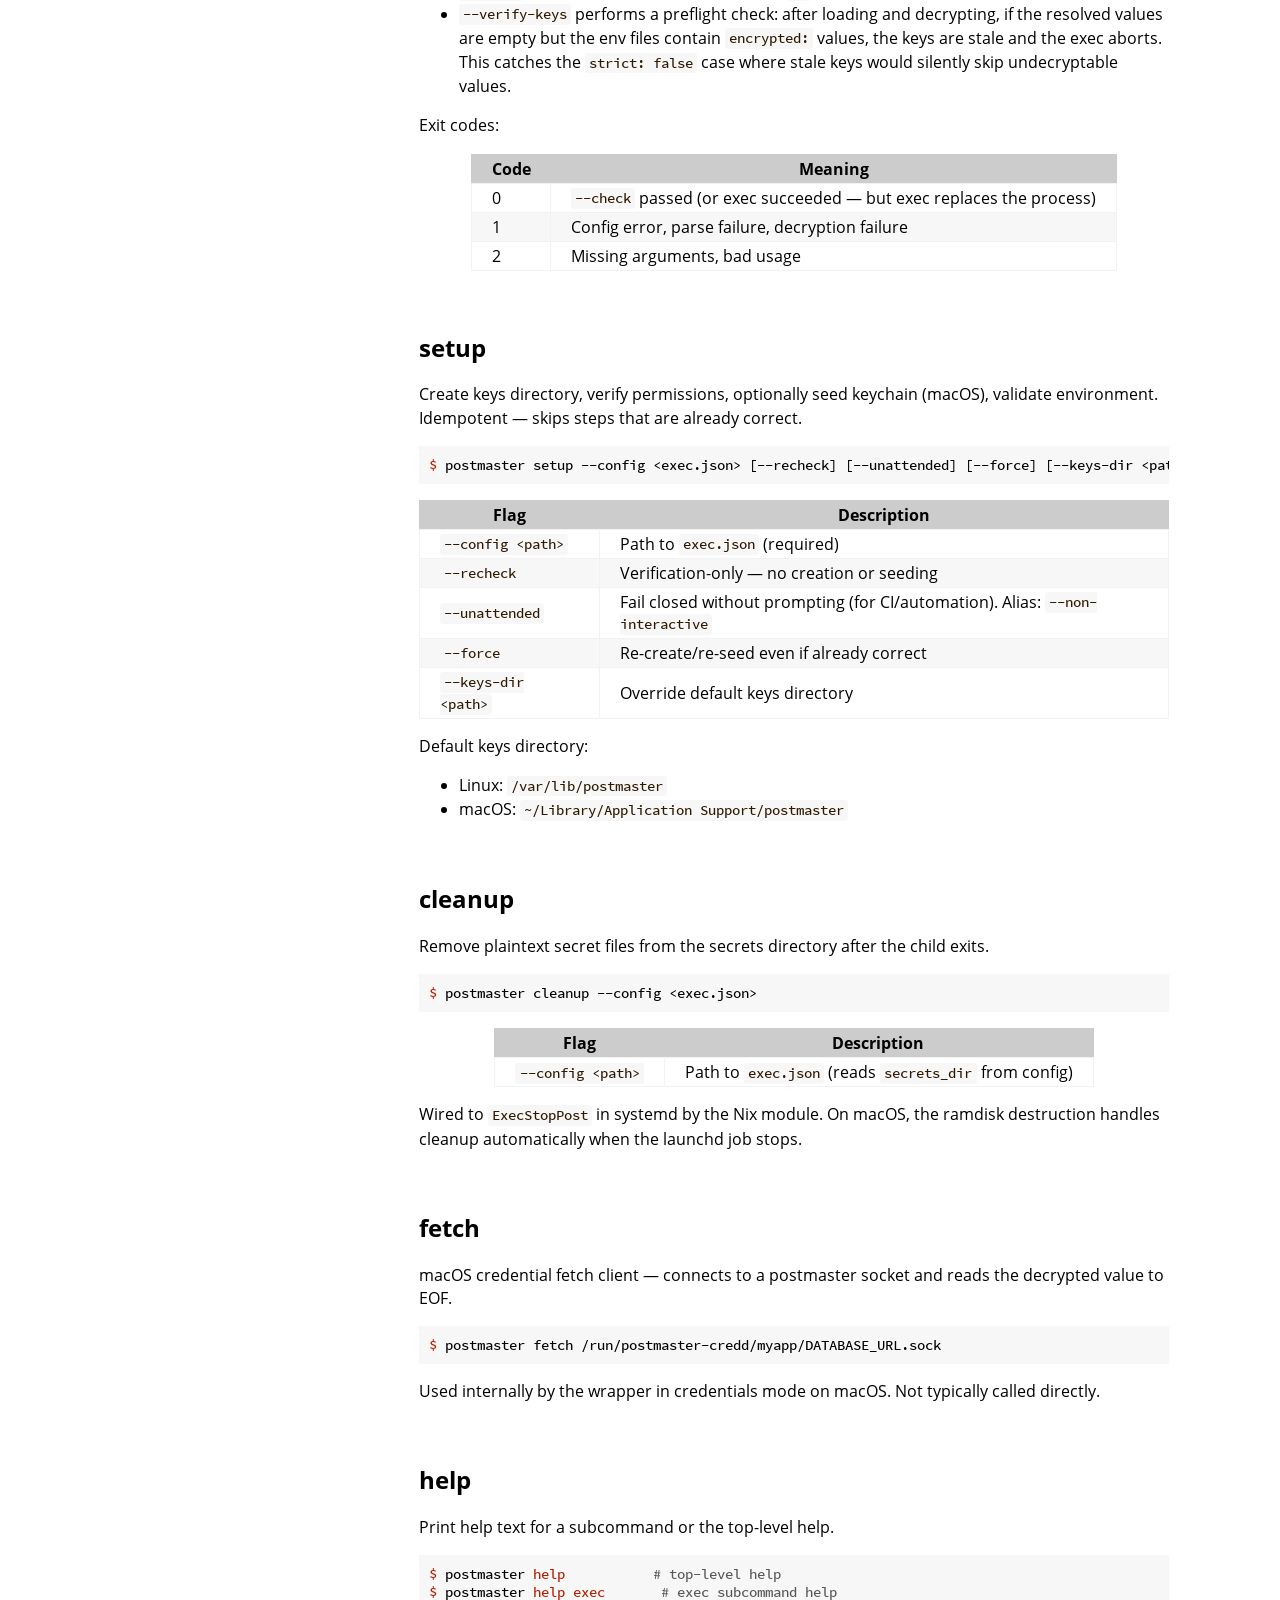
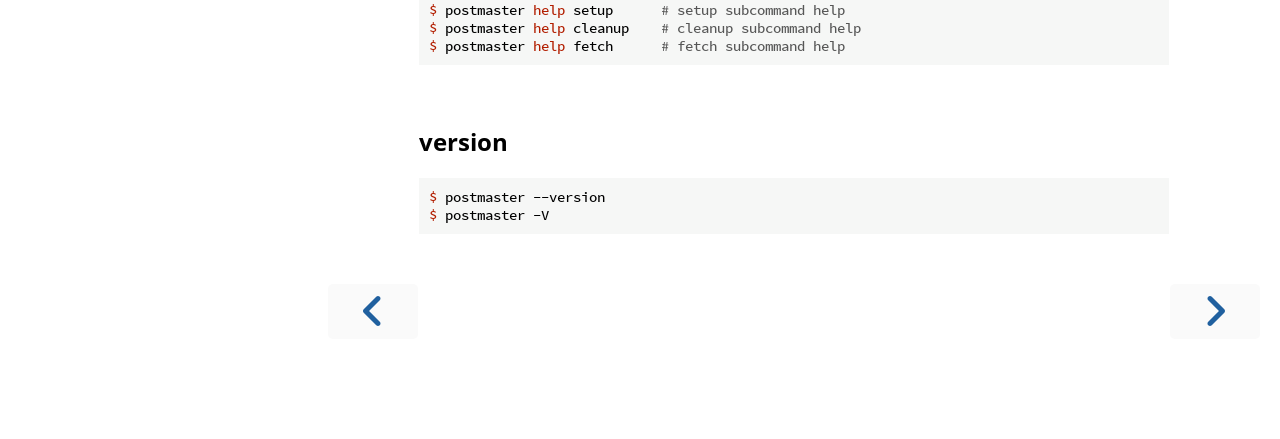
<file: reference/cli.html>
<!DOCTYPE HTML>
<html lang="en" class="light sidebar-visible" dir="ltr">
    <head>
        <!-- Book generated using mdBook -->
        <meta charset="UTF-8">
        <title>CLI reference - postmaster</title>


        <!-- Custom HTML head -->

        <meta name="description" content="A standalone, format-neutral local secret materialization engine.">
        <meta name="viewport" content="width=device-width, initial-scale=1">
        <meta name="theme-color" content="#ffffff">

        <link rel="icon" href="../favicon-de23e50b.svg">
        <link rel="shortcut icon" href="../favicon-8114d1fc.png">
        <link rel="stylesheet" href="../css/variables-8adf115d.css">
        <link rel="stylesheet" href="../css/general-0392ca55.css">
        <link rel="stylesheet" href="../css/chrome-fc474251.css">
        <link rel="stylesheet" href="../css/print-9e4910d8.css" media="print">

        <!-- Fonts -->
        <link rel="stylesheet" href="../fonts/fonts-9644e21d.css">

        <!-- Highlight.js Stylesheets -->
        <link rel="stylesheet" id="mdbook-highlight-css" href="../highlight-493f70e1.css">
        <link rel="stylesheet" id="mdbook-tomorrow-night-css" href="../tomorrow-night-4c0ae647.css">
        <link rel="stylesheet" id="mdbook-ayu-highlight-css" href="../ayu-highlight-3fdfc3ac.css">

        <!-- Custom theme stylesheets -->
        <link rel="stylesheet" href="../mermaid-zoom-d48efa7d.css">


        <!-- Provide site root and default themes to javascript -->
        <script>
            const path_to_root = "../";
            const default_light_theme = "light";
            const default_dark_theme = "navy";
            window.path_to_searchindex_js = "../searchindex-c86cb699.js";
        </script>
        <!-- Start loading toc.js asap -->
        <script src="../toc-586c1afa.js"></script>
    </head>
    <body>
    <div id="mdbook-help-container">
        <div id="mdbook-help-popup">
            <h2 class="mdbook-help-title">Keyboard shortcuts</h2>
            <div>
                <p>Press <kbd>←</kbd> or <kbd>→</kbd> to navigate between chapters</p>
                <p>Press <kbd>S</kbd> or <kbd>/</kbd> to search in the book</p>
                <p>Press <kbd>?</kbd> to show this help</p>
                <p>Press <kbd>Esc</kbd> to hide this help</p>
            </div>
        </div>
    </div>
    <div id="mdbook-body-container">
        <!-- Work around some values being stored in localStorage wrapped in quotes -->
        <script>
            try {
                let theme = localStorage.getItem('mdbook-theme');
                let sidebar = localStorage.getItem('mdbook-sidebar');

                if (theme.startsWith('"') && theme.endsWith('"')) {
                    localStorage.setItem('mdbook-theme', theme.slice(1, theme.length - 1));
                }

                if (sidebar.startsWith('"') && sidebar.endsWith('"')) {
                    localStorage.setItem('mdbook-sidebar', sidebar.slice(1, sidebar.length - 1));
                }
            } catch (e) { }
        </script>

        <!-- Set the theme before any content is loaded, prevents flash -->
        <script>
            const default_theme = window.matchMedia("(prefers-color-scheme: dark)").matches ? default_dark_theme : default_light_theme;
            let theme;
            try { theme = localStorage.getItem('mdbook-theme'); } catch(e) { }
            if (theme === null || theme === undefined) { theme = default_theme; }
            const html = document.documentElement;
            html.classList.remove('light')
            html.classList.add(theme);
            html.classList.add("js");
        </script>

        <input type="checkbox" id="mdbook-sidebar-toggle-anchor" class="hidden">

        <!-- Hide / unhide sidebar before it is displayed -->
        <script>
            let sidebar = null;
            const sidebar_toggle = document.getElementById("mdbook-sidebar-toggle-anchor");
            if (document.body.clientWidth >= 1080) {
                try { sidebar = localStorage.getItem('mdbook-sidebar'); } catch(e) { }
                sidebar = sidebar || 'visible';
            } else {
                sidebar = 'hidden';
                sidebar_toggle.checked = false;
            }
            if (sidebar === 'visible') {
                sidebar_toggle.checked = true;
            } else {
                html.classList.remove('sidebar-visible');
            }
        </script>

        <nav id="mdbook-sidebar" class="sidebar" aria-label="Table of contents">
            <!-- populated by js -->
            <mdbook-sidebar-scrollbox class="sidebar-scrollbox"></mdbook-sidebar-scrollbox>
            <noscript>
                <iframe class="sidebar-iframe-outer" src="../toc.html"></iframe>
            </noscript>
            <div id="mdbook-sidebar-resize-handle" class="sidebar-resize-handle">
                <div class="sidebar-resize-indicator"></div>
            </div>
        </nav>

        <div id="mdbook-page-wrapper" class="page-wrapper">

            <div class="page">
                <div id="mdbook-menu-bar-hover-placeholder"></div>
                <div id="mdbook-menu-bar" class="menu-bar sticky">
                    <div class="left-buttons">
                        <label id="mdbook-sidebar-toggle" class="icon-button" for="mdbook-sidebar-toggle-anchor" title="Toggle Table of Contents" aria-label="Toggle Table of Contents" aria-controls="mdbook-sidebar">
                            <span class=fa-svg><svg xmlns="http://www.w3.org/2000/svg" viewBox="0 0 448 512"><!--! Font Awesome Free 6.2.0 by @fontawesome - https://fontawesome.com License - https://fontawesome.com/license/free (Icons: CC BY 4.0, Fonts: SIL OFL 1.1, Code: MIT License) Copyright 2022 Fonticons, Inc. --><path d="M0 96C0 78.3 14.3 64 32 64H416c17.7 0 32 14.3 32 32s-14.3 32-32 32H32C14.3 128 0 113.7 0 96zM0 256c0-17.7 14.3-32 32-32H416c17.7 0 32 14.3 32 32s-14.3 32-32 32H32c-17.7 0-32-14.3-32-32zM448 416c0 17.7-14.3 32-32 32H32c-17.7 0-32-14.3-32-32s14.3-32 32-32H416c17.7 0 32 14.3 32 32z"/></svg></span>
                        </label>
                        <button id="mdbook-theme-toggle" class="icon-button" type="button" title="Change theme" aria-label="Change theme" aria-haspopup="true" aria-expanded="false" aria-controls="mdbook-theme-list">
                            <span class=fa-svg><svg xmlns="http://www.w3.org/2000/svg" viewBox="0 0 576 512"><!--! Font Awesome Free 6.2.0 by @fontawesome - https://fontawesome.com License - https://fontawesome.com/license/free (Icons: CC BY 4.0, Fonts: SIL OFL 1.1, Code: MIT License) Copyright 2022 Fonticons, Inc. --><path d="M371.3 367.1c27.3-3.9 51.9-19.4 67.2-42.9L600.2 74.1c12.6-19.5 9.4-45.3-7.6-61.2S549.7-4.4 531.1 9.6L294.4 187.2c-24 18-38.2 46.1-38.4 76.1L371.3 367.1zm-19.6 25.4l-116-104.4C175.9 290.3 128 339.6 128 400c0 3.9 .2 7.8 .6 11.6c1.8 17.5-10.2 36.4-27.8 36.4H96c-17.7 0-32 14.3-32 32s14.3 32 32 32H240c61.9 0 112-50.1 112-112c0-2.5-.1-5-.2-7.5z"/></svg></span>
                        </button>
                        <ul id="mdbook-theme-list" class="theme-popup" aria-label="Themes" role="menu">
                            <li role="none"><button role="menuitem" class="theme" id="mdbook-theme-default_theme">Auto</button></li>
                            <li role="none"><button role="menuitem" class="theme" id="mdbook-theme-light">Light</button></li>
                            <li role="none"><button role="menuitem" class="theme" id="mdbook-theme-rust">Rust</button></li>
                            <li role="none"><button role="menuitem" class="theme" id="mdbook-theme-coal">Coal</button></li>
                            <li role="none"><button role="menuitem" class="theme" id="mdbook-theme-navy">Navy</button></li>
                            <li role="none"><button role="menuitem" class="theme" id="mdbook-theme-ayu">Ayu</button></li>
                        </ul>
                        <button id="mdbook-search-toggle" class="icon-button" type="button" title="Search (`/`)" aria-label="Toggle Searchbar" aria-expanded="false" aria-keyshortcuts="/ s" aria-controls="mdbook-searchbar">
                            <span class=fa-svg><svg xmlns="http://www.w3.org/2000/svg" viewBox="0 0 512 512"><!--! Font Awesome Free 6.2.0 by @fontawesome - https://fontawesome.com License - https://fontawesome.com/license/free (Icons: CC BY 4.0, Fonts: SIL OFL 1.1, Code: MIT License) Copyright 2022 Fonticons, Inc. --><path d="M416 208c0 45.9-14.9 88.3-40 122.7L502.6 457.4c12.5 12.5 12.5 32.8 0 45.3s-32.8 12.5-45.3 0L330.7 376c-34.4 25.2-76.8 40-122.7 40C93.1 416 0 322.9 0 208S93.1 0 208 0S416 93.1 416 208zM208 352c79.5 0 144-64.5 144-144s-64.5-144-144-144S64 128.5 64 208s64.5 144 144 144z"/></svg></span>
                        </button>
                    </div>

                    <h1 class="menu-title">postmaster</h1>

                    <div class="right-buttons">
                        <a href="../print.html" title="Print this book" aria-label="Print this book">
                            <span class=fa-svg id="print-button"><svg xmlns="http://www.w3.org/2000/svg" viewBox="0 0 512 512"><!--! Font Awesome Free 6.2.0 by @fontawesome - https://fontawesome.com License - https://fontawesome.com/license/free (Icons: CC BY 4.0, Fonts: SIL OFL 1.1, Code: MIT License) Copyright 2022 Fonticons, Inc. --><path d="M128 0C92.7 0 64 28.7 64 64v96h64V64H354.7L384 93.3V160h64V93.3c0-17-6.7-33.3-18.7-45.3L400 18.7C388 6.7 371.7 0 354.7 0H128zM384 352v32 64H128V384 368 352H384zm64 32h32c17.7 0 32-14.3 32-32V256c0-35.3-28.7-64-64-64H64c-35.3 0-64 28.7-64 64v96c0 17.7 14.3 32 32 32H64v64c0 35.3 28.7 64 64 64H384c35.3 0 64-28.7 64-64V384zm-16-88c-13.3 0-24-10.7-24-24s10.7-24 24-24s24 10.7 24 24s-10.7 24-24 24z"/></svg></span>
                        </a>
                        <a href="https://github.com/beardedeagle/postmaster" title="Git repository" aria-label="Git repository">
                            <span class=fa-svg><svg xmlns="http://www.w3.org/2000/svg" viewBox="0 0 496 512"><!--! Font Awesome Free 6.2.0 by @fontawesome - https://fontawesome.com License - https://fontawesome.com/license/free (Icons: CC BY 4.0, Fonts: SIL OFL 1.1, Code: MIT License) Copyright 2022 Fonticons, Inc. --><path d="M165.9 397.4c0 2-2.3 3.6-5.2 3.6-3.3.3-5.6-1.3-5.6-3.6 0-2 2.3-3.6 5.2-3.6 3-.3 5.6 1.3 5.6 3.6zm-31.1-4.5c-.7 2 1.3 4.3 4.3 4.9 2.6 1 5.6 0 6.2-2s-1.3-4.3-4.3-5.2c-2.6-.7-5.5.3-6.2 2.3zm44.2-1.7c-2.9.7-4.9 2.6-4.6 4.9.3 2 2.9 3.3 5.9 2.6 2.9-.7 4.9-2.6 4.6-4.6-.3-1.9-3-3.2-5.9-2.9zM244.8 8C106.1 8 0 113.3 0 252c0 110.9 69.8 205.8 169.5 239.2 12.8 2.3 17.3-5.6 17.3-12.1 0-6.2-.3-40.4-.3-61.4 0 0-70 15-84.7-29.8 0 0-11.4-29.1-27.8-36.6 0 0-22.9-15.7 1.6-15.4 0 0 24.9 2 38.6 25.8 21.9 38.6 58.6 27.5 72.9 20.9 2.3-16 8.8-27.1 16-33.7-55.9-6.2-112.3-14.3-112.3-110.5 0-27.5 7.6-41.3 23.6-58.9-2.6-6.5-11.1-33.3 2.6-67.9 20.9-6.5 69 27 69 27 20-5.6 41.5-8.5 62.8-8.5s42.8 2.9 62.8 8.5c0 0 48.1-33.6 69-27 13.7 34.7 5.2 61.4 2.6 67.9 16 17.7 25.8 31.5 25.8 58.9 0 96.5-58.9 104.2-114.8 110.5 9.2 7.9 17 22.9 17 46.4 0 33.7-.3 75.4-.3 83.6 0 6.5 4.6 14.4 17.3 12.1C428.2 457.8 496 362.9 496 252 496 113.3 383.5 8 244.8 8zM97.2 352.9c-1.3 1-1 3.3.7 5.2 1.6 1.6 3.9 2.3 5.2 1 1.3-1 1-3.3-.7-5.2-1.6-1.6-3.9-2.3-5.2-1zm-10.8-8.1c-.7 1.3.3 2.9 2.3 3.9 1.6 1 3.6.7 4.3-.7.7-1.3-.3-2.9-2.3-3.9-2-.6-3.6-.3-4.3.7zm32.4 35.6c-1.6 1.3-1 4.3 1.3 6.2 2.3 2.3 5.2 2.6 6.5 1 1.3-1.3.7-4.3-1.3-6.2-2.2-2.3-5.2-2.6-6.5-1zm-11.4-14.7c-1.6 1-1.6 3.6 0 5.9 1.6 2.3 4.3 3.3 5.6 2.3 1.6-1.3 1.6-3.9 0-6.2-1.4-2.3-4-3.3-5.6-2z"/></svg></span>
                        </a>

                    </div>
                </div>

                <div id="mdbook-search-wrapper" class="hidden">
                    <form id="mdbook-searchbar-outer" class="searchbar-outer">
                        <div class="search-wrapper">
                            <input type="search" id="mdbook-searchbar" name="searchbar" placeholder="Search this book ..." aria-controls="mdbook-searchresults-outer" aria-describedby="searchresults-header">
                            <div class="spinner-wrapper">
                                <span class=fa-svg id="fa-spin"><svg xmlns="http://www.w3.org/2000/svg" viewBox="0 0 512 512"><!--! Font Awesome Free 6.2.0 by @fontawesome - https://fontawesome.com License - https://fontawesome.com/license/free (Icons: CC BY 4.0, Fonts: SIL OFL 1.1, Code: MIT License) Copyright 2022 Fonticons, Inc. --><path d="M304 48c0-26.5-21.5-48-48-48s-48 21.5-48 48s21.5 48 48 48s48-21.5 48-48zm0 416c0-26.5-21.5-48-48-48s-48 21.5-48 48s21.5 48 48 48s48-21.5 48-48zM48 304c26.5 0 48-21.5 48-48s-21.5-48-48-48s-48 21.5-48 48s21.5 48 48 48zm464-48c0-26.5-21.5-48-48-48s-48 21.5-48 48s21.5 48 48 48s48-21.5 48-48zM142.9 437c18.7-18.7 18.7-49.1 0-67.9s-49.1-18.7-67.9 0s-18.7 49.1 0 67.9s49.1 18.7 67.9 0zm0-294.2c18.7-18.7 18.7-49.1 0-67.9S93.7 56.2 75 75s-18.7 49.1 0 67.9s49.1 18.7 67.9 0zM369.1 437c18.7 18.7 49.1 18.7 67.9 0s18.7-49.1 0-67.9s-49.1-18.7-67.9 0s-18.7 49.1 0 67.9z"/></svg></span>
                            </div>
                        </div>
                    </form>
                    <div id="mdbook-searchresults-outer" class="searchresults-outer hidden">
                        <div id="mdbook-searchresults-header" class="searchresults-header"></div>
                        <ul id="mdbook-searchresults">
                        </ul>
                    </div>
                </div>

                <!-- Apply ARIA attributes after the sidebar and the sidebar toggle button are added to the DOM -->
                <script>
                    document.getElementById('mdbook-sidebar-toggle').setAttribute('aria-expanded', sidebar === 'visible');
                    document.getElementById('mdbook-sidebar').setAttribute('aria-hidden', sidebar !== 'visible');
                    Array.from(document.querySelectorAll('#mdbook-sidebar a')).forEach(function(link) {
                        link.setAttribute('tabIndex', sidebar === 'visible' ? 0 : -1);
                    });
                </script>

                <div id="mdbook-content" class="content">
                    <main>
                        <h1 id="cli-reference"><a class="header" href="#cli-reference">CLI reference</a></h1>
<p>All postmaster commands, flags, and exit codes. The CLI is hand-rolled
with no external parsing library — every flag below is the complete
set, directly from the argument parser in <code>config.rs</code>.</p>
<h2 id="synopsis"><a class="header" href="#synopsis">Synopsis</a></h2>
<pre><code class="language-console">$ postmaster --config &lt;file.json&gt; [--bind] [--allow-nonroot]
$ postmaster exec --config &lt;exec.json&gt; [--check] [--verify-keys] -- &lt;command&gt; [args…]
$ postmaster setup --config &lt;exec.json&gt; [--recheck] [--unattended] [--force] [--keys-dir &lt;path&gt;]
$ postmaster cleanup --config &lt;exec.json&gt;
$ postmaster fetch &lt;socket-path&gt;
$ postmaster help [subcommand]
$ postmaster --version
$ postmaster --help
</code></pre>
<h2 id="global-flags"><a class="header" href="#global-flags">Global flags</a></h2>
<div class="table-wrapper">
<table>
<thead>
<tr><th>Flag</th><th>Description</th></tr>
</thead>
<tbody>
<tr><td><code>--help</code>, <code>-h</code></td><td>Print top-level help and exit</td></tr>
<tr><td><code>--version</code>, <code>-V</code></td><td>Print version and exit</td></tr>
</tbody>
</table>
</div>
<h2 id="default-mode-serve"><a class="header" href="#default-mode-serve">Default mode (serve)</a></h2>
<p>When no subcommand is given, postmaster enters daemon (serve) mode. This
is the credential server used in credentials injection mode —
socket-activated on Linux, self-binding on macOS.</p>
<pre><code class="language-console">$ postmaster --config &lt;file.json&gt; [--bind] [--allow-nonroot]
</code></pre>
<div class="table-wrapper">
<table>
<thead>
<tr><th>Flag</th><th>Description</th></tr>
</thead>
<tbody>
<tr><td><code>--config &lt;path&gt;</code></td><td>Configuration file (required)</td></tr>
<tr><td><code>--bind</code></td><td>Bind listener sockets even if not socket-activated (macOS)</td></tr>
<tr><td><code>--allow-nonroot</code></td><td>Allow non-root connections (dangerous)</td></tr>
</tbody>
</table>
</div>
<p>On Linux, postmaster is socket-activated: the <code>postmaster-credd.socket</code>
unit owns the sockets and the daemon inherits them via
<code>sd_listen_fds</code>. On macOS, <code>--bind</code> causes postmaster to create its own
listener sockets.</p>
<h2 id="exec"><a class="header" href="#exec">exec</a></h2>
<p>Decrypt and inject secrets, then <code>execvp</code> the target binary.</p>
<pre><code class="language-console">$ postmaster exec --config &lt;exec.json&gt; [--check] [--verify-keys] -- &lt;command&gt; [args…]
</code></pre>
<div class="table-wrapper">
<table>
<thead>
<tr><th>Flag</th><th>Required</th><th>Description</th></tr>
</thead>
<tbody>
<tr><td><code>--config &lt;path&gt;</code></td><td>Yes</td><td>Path to <code>exec.json</code> (before <code>--</code>)</td></tr>
<tr><td><code>--check</code></td><td>No</td><td>Validate config shape only, no decryption (for CI)</td></tr>
<tr><td><code>--verify-keys</code></td><td>No</td><td>Preflight decryption to catch stale keys</td></tr>
<tr><td><code>--</code></td><td>Yes (unless <code>--check</code>)</td><td>Separator; everything after is the child argv</td></tr>
</tbody>
</table>
</div>
<ul>
<li>On success the process image is replaced (<code>execvp</code>); postmaster never
returns.</li>
<li>On failure the error is logged and the process exits non-zero.</li>
<li><code>--check</code> does not accept a command after <code>--</code>.</li>
<li><code>--verify-keys</code> performs a preflight check: after loading and
decrypting, if the resolved values are empty but the env files
contain <code>encrypted:</code> values, the keys are stale and the exec
aborts. This catches the <code>strict: false</code> case where stale keys
would silently skip undecryptable values.</li>
</ul>
<p>Exit codes:</p>
<div class="table-wrapper">
<table>
<thead>
<tr><th>Code</th><th>Meaning</th></tr>
</thead>
<tbody>
<tr><td>0</td><td><code>--check</code> passed (or exec succeeded — but exec replaces the process)</td></tr>
<tr><td>1</td><td>Config error, parse failure, decryption failure</td></tr>
<tr><td>2</td><td>Missing arguments, bad usage</td></tr>
</tbody>
</table>
</div>
<h2 id="setup"><a class="header" href="#setup">setup</a></h2>
<p>Create keys directory, verify permissions, optionally seed keychain
(macOS), validate environment. Idempotent — skips steps that are
already correct.</p>
<pre><code class="language-console">$ postmaster setup --config &lt;exec.json&gt; [--recheck] [--unattended] [--force] [--keys-dir &lt;path&gt;]
</code></pre>
<div class="table-wrapper">
<table>
<thead>
<tr><th>Flag</th><th>Description</th></tr>
</thead>
<tbody>
<tr><td><code>--config &lt;path&gt;</code></td><td>Path to <code>exec.json</code> (required)</td></tr>
<tr><td><code>--recheck</code></td><td>Verification-only — no creation or seeding</td></tr>
<tr><td><code>--unattended</code></td><td>Fail closed without prompting (for CI/automation). Alias: <code>--non-interactive</code></td></tr>
<tr><td><code>--force</code></td><td>Re-create/re-seed even if already correct</td></tr>
<tr><td><code>--keys-dir &lt;path&gt;</code></td><td>Override default keys directory</td></tr>
</tbody>
</table>
</div>
<p>Default keys directory:</p>
<ul>
<li>Linux: <code>/var/lib/postmaster</code></li>
<li>macOS: <code>~/Library/Application Support/postmaster</code></li>
</ul>
<h2 id="cleanup"><a class="header" href="#cleanup">cleanup</a></h2>
<p>Remove plaintext secret files from the secrets directory after the
child exits.</p>
<pre><code class="language-console">$ postmaster cleanup --config &lt;exec.json&gt;
</code></pre>
<div class="table-wrapper">
<table>
<thead>
<tr><th>Flag</th><th>Description</th></tr>
</thead>
<tbody>
<tr><td><code>--config &lt;path&gt;</code></td><td>Path to <code>exec.json</code> (reads <code>secrets_dir</code> from config)</td></tr>
</tbody>
</table>
</div>
<p>Wired to <code>ExecStopPost</code> in systemd by the Nix module. On macOS, the
ramdisk destruction handles cleanup automatically when the launchd job
stops.</p>
<h2 id="fetch"><a class="header" href="#fetch">fetch</a></h2>
<p>macOS credential fetch client — connects to a postmaster socket and
reads the decrypted value to EOF.</p>
<pre><code class="language-console">$ postmaster fetch /run/postmaster-credd/myapp/DATABASE_URL.sock
</code></pre>
<p>Used internally by the wrapper in credentials mode on macOS. Not
typically called directly.</p>
<h2 id="help"><a class="header" href="#help">help</a></h2>
<p>Print help text for a subcommand or the top-level help.</p>
<pre><code class="language-console">$ postmaster help           # top-level help
$ postmaster help exec       # exec subcommand help
$ postmaster help setup      # setup subcommand help
$ postmaster help cleanup    # cleanup subcommand help
$ postmaster help fetch      # fetch subcommand help
</code></pre>
<h2 id="version"><a class="header" href="#version">version</a></h2>
<pre><code class="language-console">$ postmaster --version
$ postmaster -V
</code></pre>

                    </main>

                    <nav class="nav-wrapper" aria-label="Page navigation">
                        <!-- Mobile navigation buttons -->
                            <a rel="prev" href="../architecture/threat-model.html" class="mobile-nav-chapters previous" title="Previous chapter" aria-label="Previous chapter" aria-keyshortcuts="Left">
                                <span class=fa-svg><svg xmlns="http://www.w3.org/2000/svg" viewBox="0 0 320 512"><!--! Font Awesome Free 6.2.0 by @fontawesome - https://fontawesome.com License - https://fontawesome.com/license/free (Icons: CC BY 4.0, Fonts: SIL OFL 1.1, Code: MIT License) Copyright 2022 Fonticons, Inc. --><path d="M41.4 233.4c-12.5 12.5-12.5 32.8 0 45.3l160 160c12.5 12.5 32.8 12.5 45.3 0s12.5-32.8 0-45.3L109.3 256 246.6 118.6c12.5-12.5 12.5-32.8 0-45.3s-32.8-12.5-45.3 0l-160 160z"/></svg></span>
                            </a>

                            <a rel="next prefetch" href="../reference/launcher-contract.html" class="mobile-nav-chapters next" title="Next chapter" aria-label="Next chapter" aria-keyshortcuts="Right">
                                <span class=fa-svg><svg xmlns="http://www.w3.org/2000/svg" viewBox="0 0 320 512"><!--! Font Awesome Free 6.2.0 by @fontawesome - https://fontawesome.com License - https://fontawesome.com/license/free (Icons: CC BY 4.0, Fonts: SIL OFL 1.1, Code: MIT License) Copyright 2022 Fonticons, Inc. --><path d="M278.6 233.4c12.5 12.5 12.5 32.8 0 45.3l-160 160c-12.5 12.5-32.8 12.5-45.3 0s-12.5-32.8 0-45.3L210.7 256 73.4 118.6c-12.5-12.5-12.5-32.8 0-45.3s32.8-12.5 45.3 0l160 160z"/></svg></span>
                            </a>

                        <div style="clear: both"></div>
                    </nav>
                </div>
            </div>

            <nav class="nav-wide-wrapper" aria-label="Page navigation">
                    <a rel="prev" href="../architecture/threat-model.html" class="nav-chapters previous" title="Previous chapter" aria-label="Previous chapter" aria-keyshortcuts="Left">
                        <span class=fa-svg><svg xmlns="http://www.w3.org/2000/svg" viewBox="0 0 320 512"><!--! Font Awesome Free 6.2.0 by @fontawesome - https://fontawesome.com License - https://fontawesome.com/license/free (Icons: CC BY 4.0, Fonts: SIL OFL 1.1, Code: MIT License) Copyright 2022 Fonticons, Inc. --><path d="M41.4 233.4c-12.5 12.5-12.5 32.8 0 45.3l160 160c12.5 12.5 32.8 12.5 45.3 0s12.5-32.8 0-45.3L109.3 256 246.6 118.6c12.5-12.5 12.5-32.8 0-45.3s-32.8-12.5-45.3 0l-160 160z"/></svg></span>
                    </a>

                    <a rel="next prefetch" href="../reference/launcher-contract.html" class="nav-chapters next" title="Next chapter" aria-label="Next chapter" aria-keyshortcuts="Right">
                        <span class=fa-svg><svg xmlns="http://www.w3.org/2000/svg" viewBox="0 0 320 512"><!--! Font Awesome Free 6.2.0 by @fontawesome - https://fontawesome.com License - https://fontawesome.com/license/free (Icons: CC BY 4.0, Fonts: SIL OFL 1.1, Code: MIT License) Copyright 2022 Fonticons, Inc. --><path d="M278.6 233.4c12.5 12.5 12.5 32.8 0 45.3l-160 160c-12.5 12.5-32.8 12.5-45.3 0s-12.5-32.8 0-45.3L210.7 256 73.4 118.6c-12.5-12.5-12.5-32.8 0-45.3s32.8-12.5 45.3 0l160 160z"/></svg></span>
                    </a>
            </nav>

        </div>

        <template id=fa-eye><span class=fa-svg><svg xmlns="http://www.w3.org/2000/svg" viewBox="0 0 576 512"><!--! Font Awesome Free 6.2.0 by @fontawesome - https://fontawesome.com License - https://fontawesome.com/license/free (Icons: CC BY 4.0, Fonts: SIL OFL 1.1, Code: MIT License) Copyright 2022 Fonticons, Inc. --><path d="M288 32c-80.8 0-145.5 36.8-192.6 80.6C48.6 156 17.3 208 2.5 243.7c-3.3 7.9-3.3 16.7 0 24.6C17.3 304 48.6 356 95.4 399.4C142.5 443.2 207.2 480 288 480s145.5-36.8 192.6-80.6c46.8-43.5 78.1-95.4 93-131.1c3.3-7.9 3.3-16.7 0-24.6c-14.9-35.7-46.2-87.7-93-131.1C433.5 68.8 368.8 32 288 32zM432 256c0 79.5-64.5 144-144 144s-144-64.5-144-144s64.5-144 144-144s144 64.5 144 144zM288 192c0 35.3-28.7 64-64 64c-11.5 0-22.3-3-31.6-8.4c-.2 2.8-.4 5.5-.4 8.4c0 53 43 96 96 96s96-43 96-96s-43-96-96-96c-2.8 0-5.6 .1-8.4 .4c5.3 9.3 8.4 20.1 8.4 31.6z"/></svg></span></template>
        <template id=fa-eye-slash><span class=fa-svg><svg xmlns="http://www.w3.org/2000/svg" viewBox="0 0 640 512"><!--! Font Awesome Free 6.2.0 by @fontawesome - https://fontawesome.com License - https://fontawesome.com/license/free (Icons: CC BY 4.0, Fonts: SIL OFL 1.1, Code: MIT License) Copyright 2022 Fonticons, Inc. --><path d="M38.8 5.1C28.4-3.1 13.3-1.2 5.1 9.2S-1.2 34.7 9.2 42.9l592 464c10.4 8.2 25.5 6.3 33.7-4.1s6.3-25.5-4.1-33.7L525.6 386.7c39.6-40.6 66.4-86.1 79.9-118.4c3.3-7.9 3.3-16.7 0-24.6c-14.9-35.7-46.2-87.7-93-131.1C465.5 68.8 400.8 32 320 32c-68.2 0-125 26.3-169.3 60.8L38.8 5.1zM223.1 149.5C248.6 126.2 282.7 112 320 112c79.5 0 144 64.5 144 144c0 24.9-6.3 48.3-17.4 68.7L408 294.5c5.2-11.8 8-24.8 8-38.5c0-53-43-96-96-96c-2.8 0-5.6 .1-8.4 .4c5.3 9.3 8.4 20.1 8.4 31.6c0 10.2-2.4 19.8-6.6 28.3l-90.3-70.8zm223.1 298L373 389.9c-16.4 6.5-34.3 10.1-53 10.1c-79.5 0-144-64.5-144-144c0-6.9 .5-13.6 1.4-20.2L83.1 161.5C60.3 191.2 44 220.8 34.5 243.7c-3.3 7.9-3.3 16.7 0 24.6c14.9 35.7 46.2 87.7 93 131.1C174.5 443.2 239.2 480 320 480c47.8 0 89.9-12.9 126.2-32.5z"/></svg></span></template>
        <template id=fa-copy><span class=fa-svg><svg xmlns="http://www.w3.org/2000/svg" viewBox="0 0 512 512"><!--! Font Awesome Free 6.2.0 by @fontawesome - https://fontawesome.com License - https://fontawesome.com/license/free (Icons: CC BY 4.0, Fonts: SIL OFL 1.1, Code: MIT License) Copyright 2022 Fonticons, Inc. --><path d="M502.6 70.63l-61.25-61.25C435.4 3.371 427.2 0 418.7 0H255.1c-35.35 0-64 28.66-64 64l.0195 256C192 355.4 220.7 384 256 384h192c35.2 0 64-28.8 64-64V93.25C512 84.77 508.6 76.63 502.6 70.63zM464 320c0 8.836-7.164 16-16 16H255.1c-8.838 0-16-7.164-16-16L239.1 64.13c0-8.836 7.164-16 16-16h128L384 96c0 17.67 14.33 32 32 32h47.1V320zM272 448c0 8.836-7.164 16-16 16H63.1c-8.838 0-16-7.164-16-16L47.98 192.1c0-8.836 7.164-16 16-16H160V128H63.99c-35.35 0-64 28.65-64 64l.0098 256C.002 483.3 28.66 512 64 512h192c35.2 0 64-28.8 64-64v-32h-47.1L272 448z"/></svg></span></template>
        <template id=fa-play><span class=fa-svg><svg xmlns="http://www.w3.org/2000/svg" viewBox="0 0 384 512"><!--! Font Awesome Free 6.2.0 by @fontawesome - https://fontawesome.com License - https://fontawesome.com/license/free (Icons: CC BY 4.0, Fonts: SIL OFL 1.1, Code: MIT License) Copyright 2022 Fonticons, Inc. --><path d="M73 39c-14.8-9.1-33.4-9.4-48.5-.9S0 62.6 0 80V432c0 17.4 9.4 33.4 24.5 41.9s33.7 8.1 48.5-.9L361 297c14.3-8.7 23-24.2 23-41s-8.7-32.2-23-41L73 39z"/></svg></span></template>
        <template id=fa-clock-rotate-left><span class=fa-svg><svg xmlns="http://www.w3.org/2000/svg" viewBox="0 0 512 512"><!--! Font Awesome Free 6.2.0 by @fontawesome - https://fontawesome.com License - https://fontawesome.com/license/free (Icons: CC BY 4.0, Fonts: SIL OFL 1.1, Code: MIT License) Copyright 2022 Fonticons, Inc. --><path d="M75 75L41 41C25.9 25.9 0 36.6 0 57.9V168c0 13.3 10.7 24 24 24H134.1c21.4 0 32.1-25.9 17-41l-30.8-30.8C155 85.5 203 64 256 64c106 0 192 86 192 192s-86 192-192 192c-40.8 0-78.6-12.7-109.7-34.4c-14.5-10.1-34.4-6.6-44.6 7.9s-6.6 34.4 7.9 44.6C151.2 495 201.7 512 256 512c141.4 0 256-114.6 256-256S397.4 0 256 0C185.3 0 121.3 28.7 75 75zm181 53c-13.3 0-24 10.7-24 24V256c0 6.4 2.5 12.5 7 17l72 72c9.4 9.4 24.6 9.4 33.9 0s9.4-24.6 0-33.9l-65-65V152c0-13.3-10.7-24-24-24z"/></svg></span></template>



        <script>
            window.playground_copyable = true;
        </script>


        <script src="../elasticlunr-ef4e11c1.min.js"></script>
        <script src="../mark-09e88c2c.min.js"></script>
        <script src="../searcher-09f2665d.js"></script>

        <script src="../clipboard-1626706a.min.js"></script>
        <script src="../highlight-abc7f01d.js"></script>
        <script src="../book-c22b7243.js"></script>

        <!-- Custom JS scripts -->
        <script src="../mermaid-eefea253.min.js"></script>
        <script src="../svg-pan-zoom-f4637103.min.js"></script>
        <script src="../mermaid-init-3bcfb369.js"></script>



    </div>
    </body>
</html>
</file>
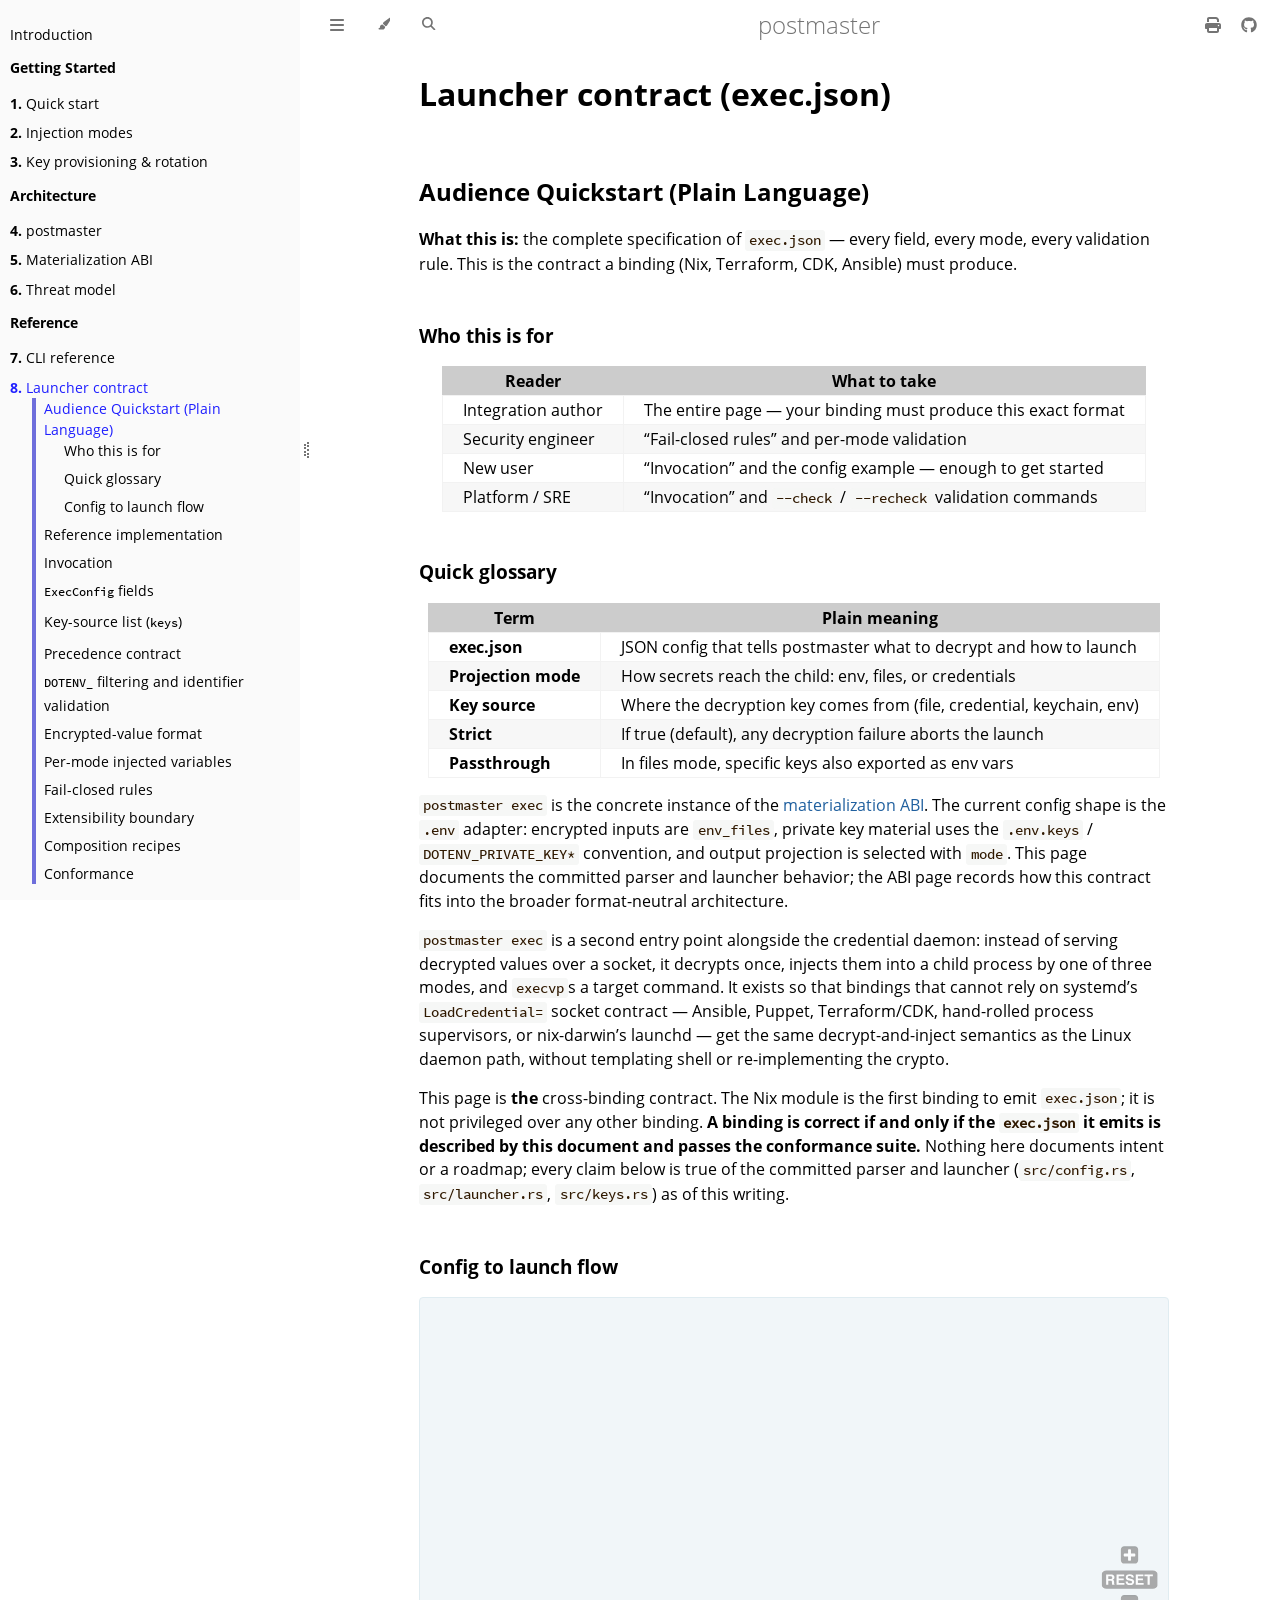
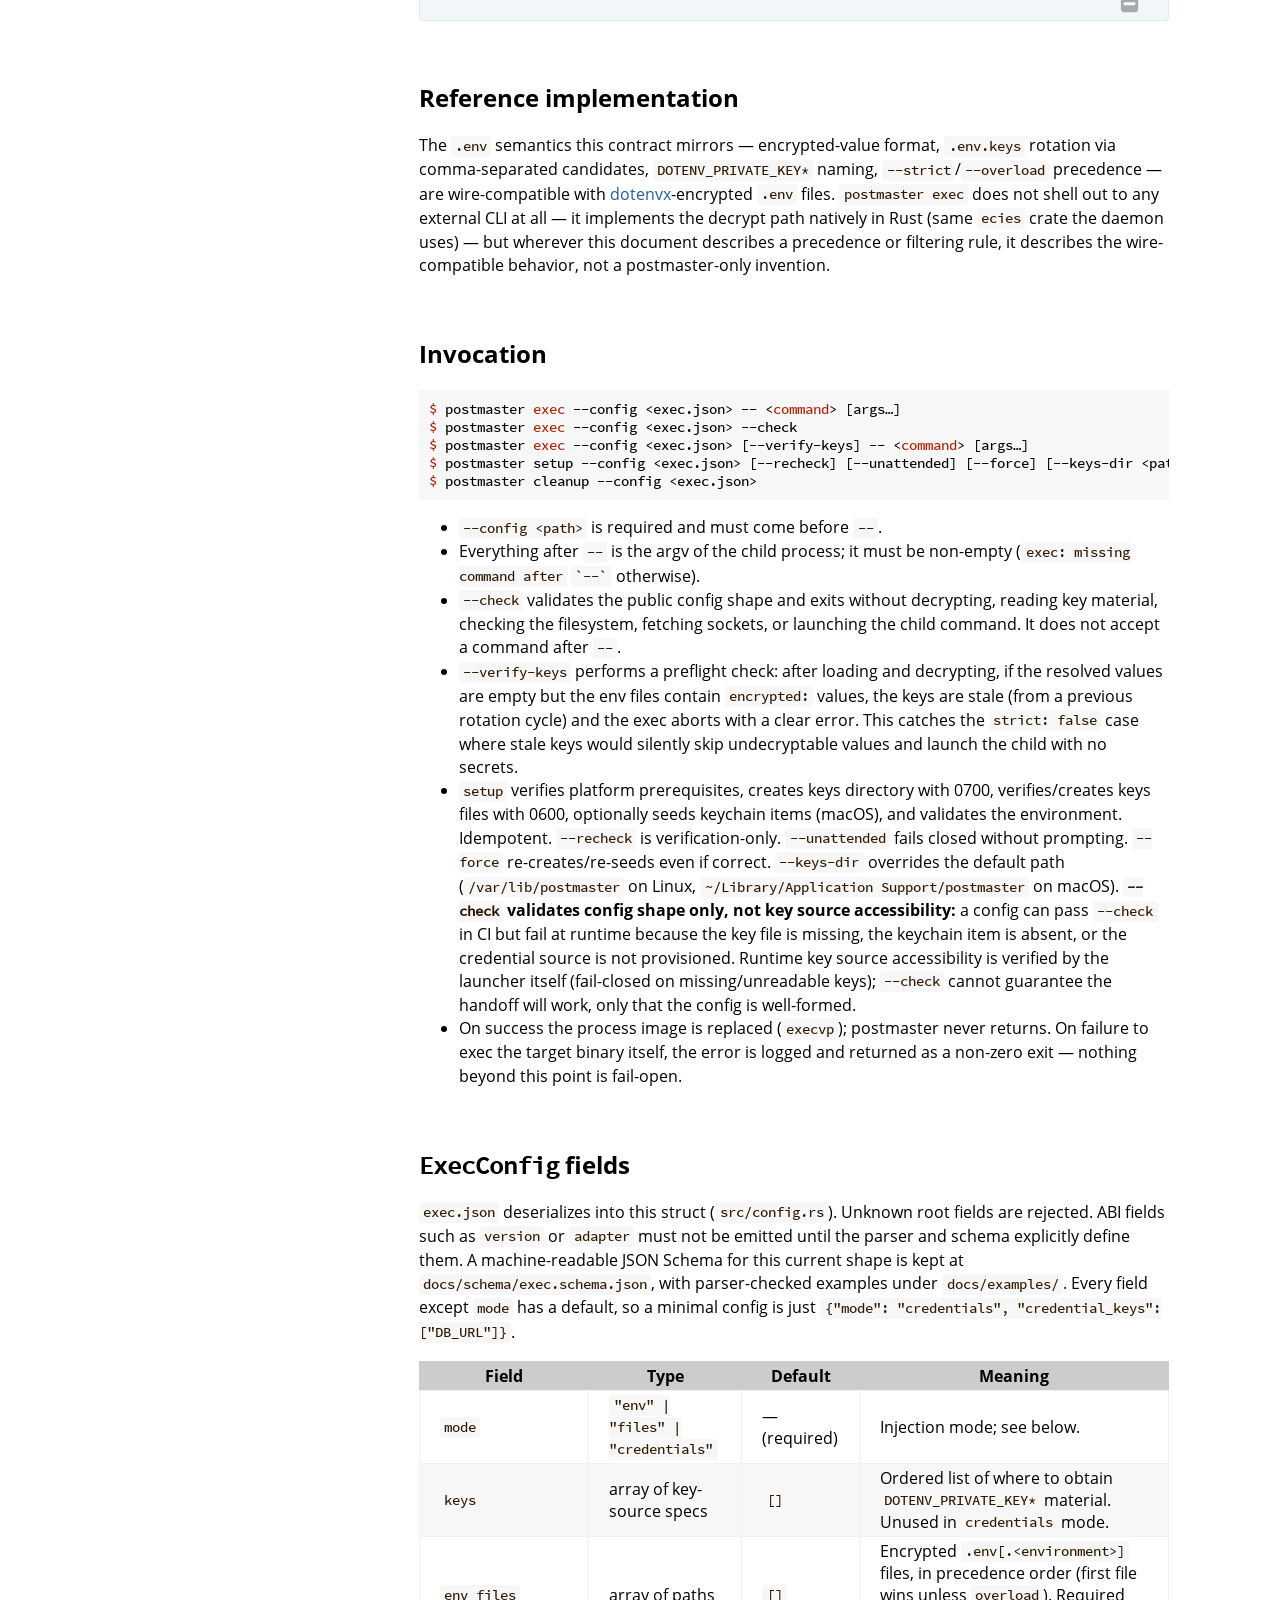
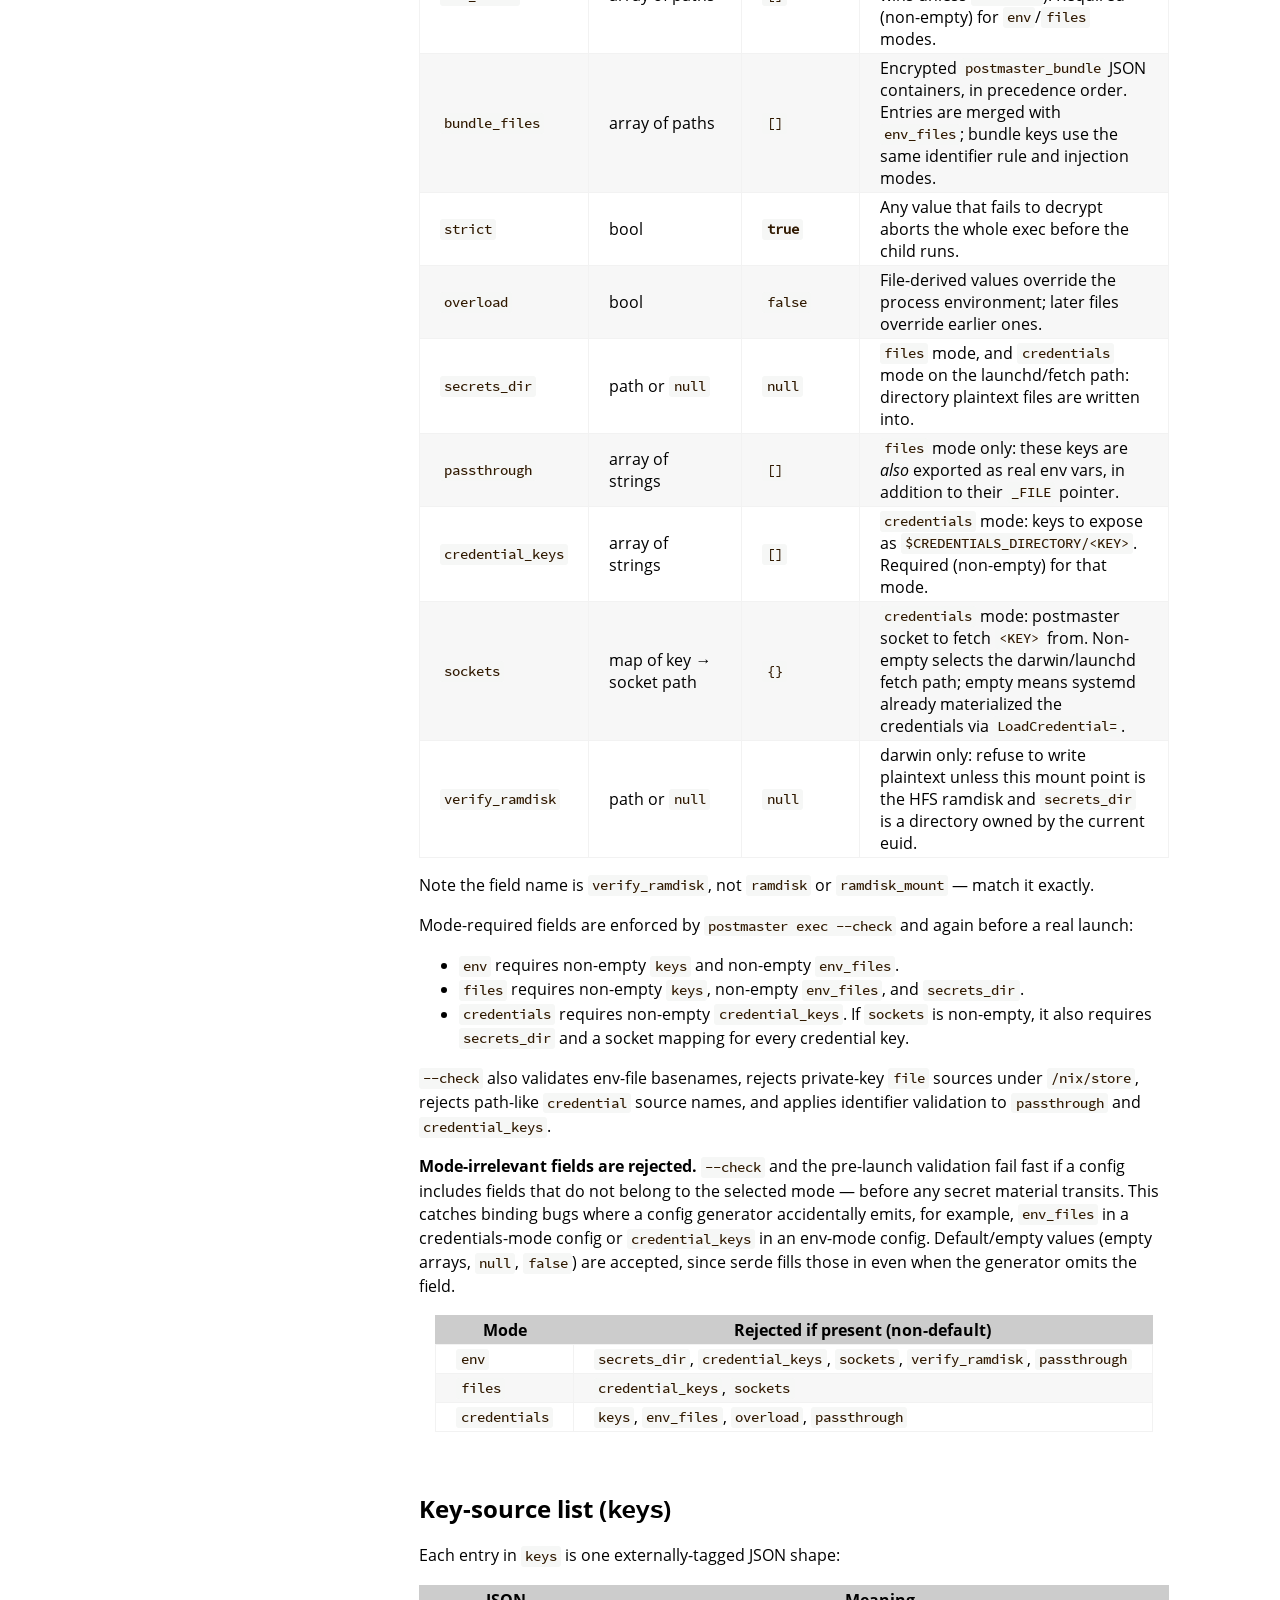
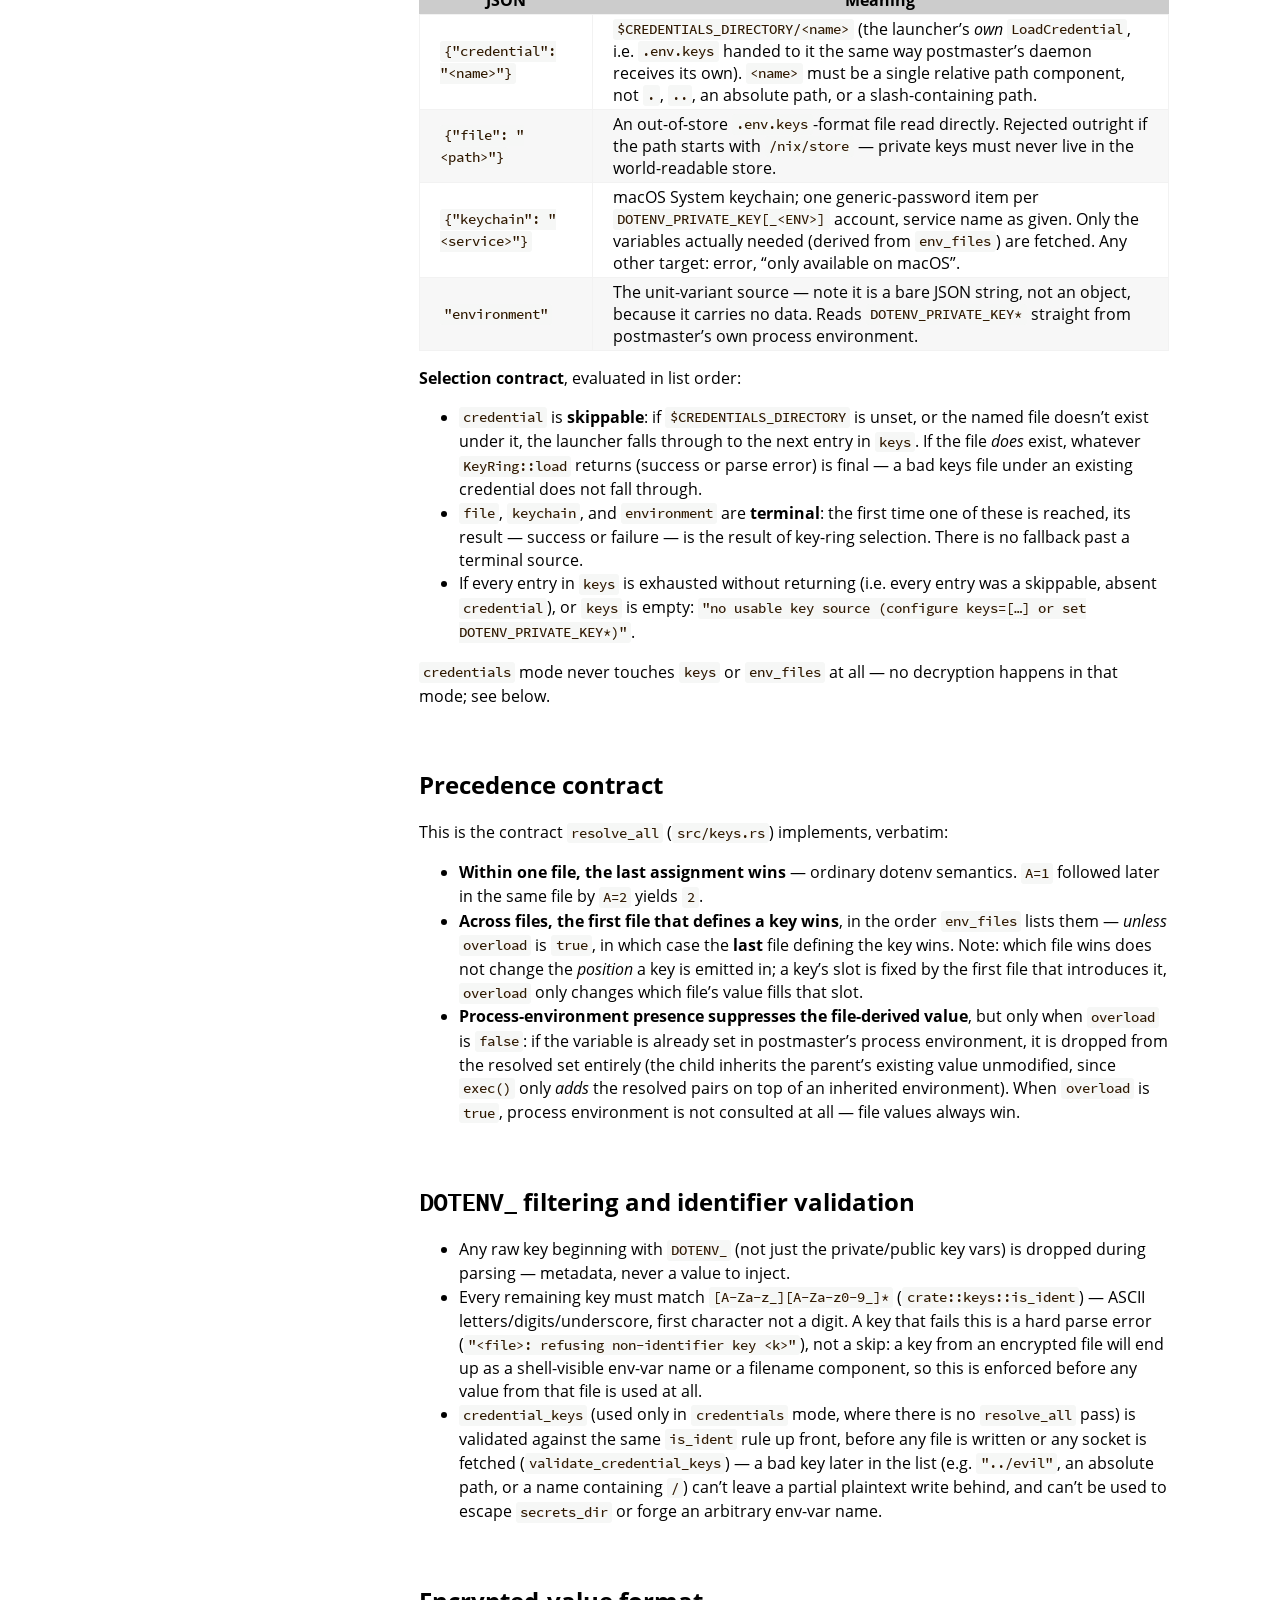
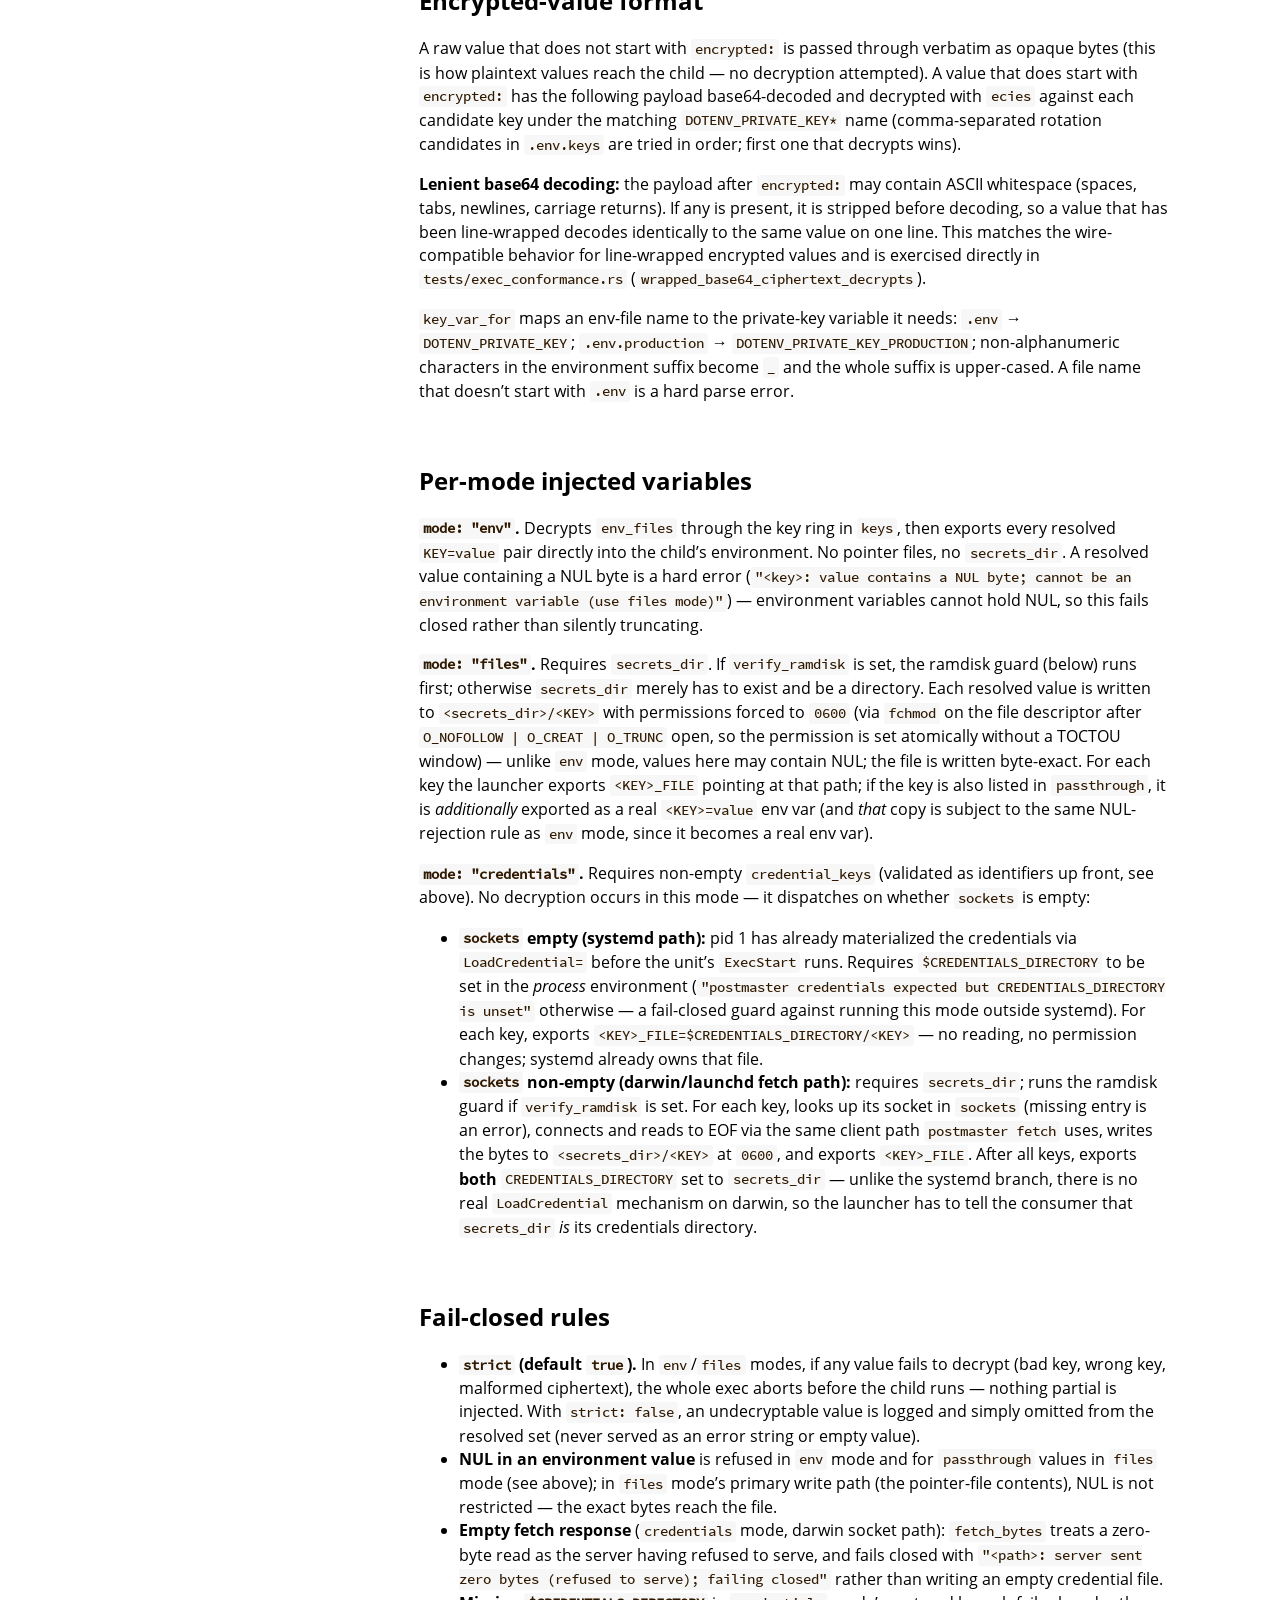
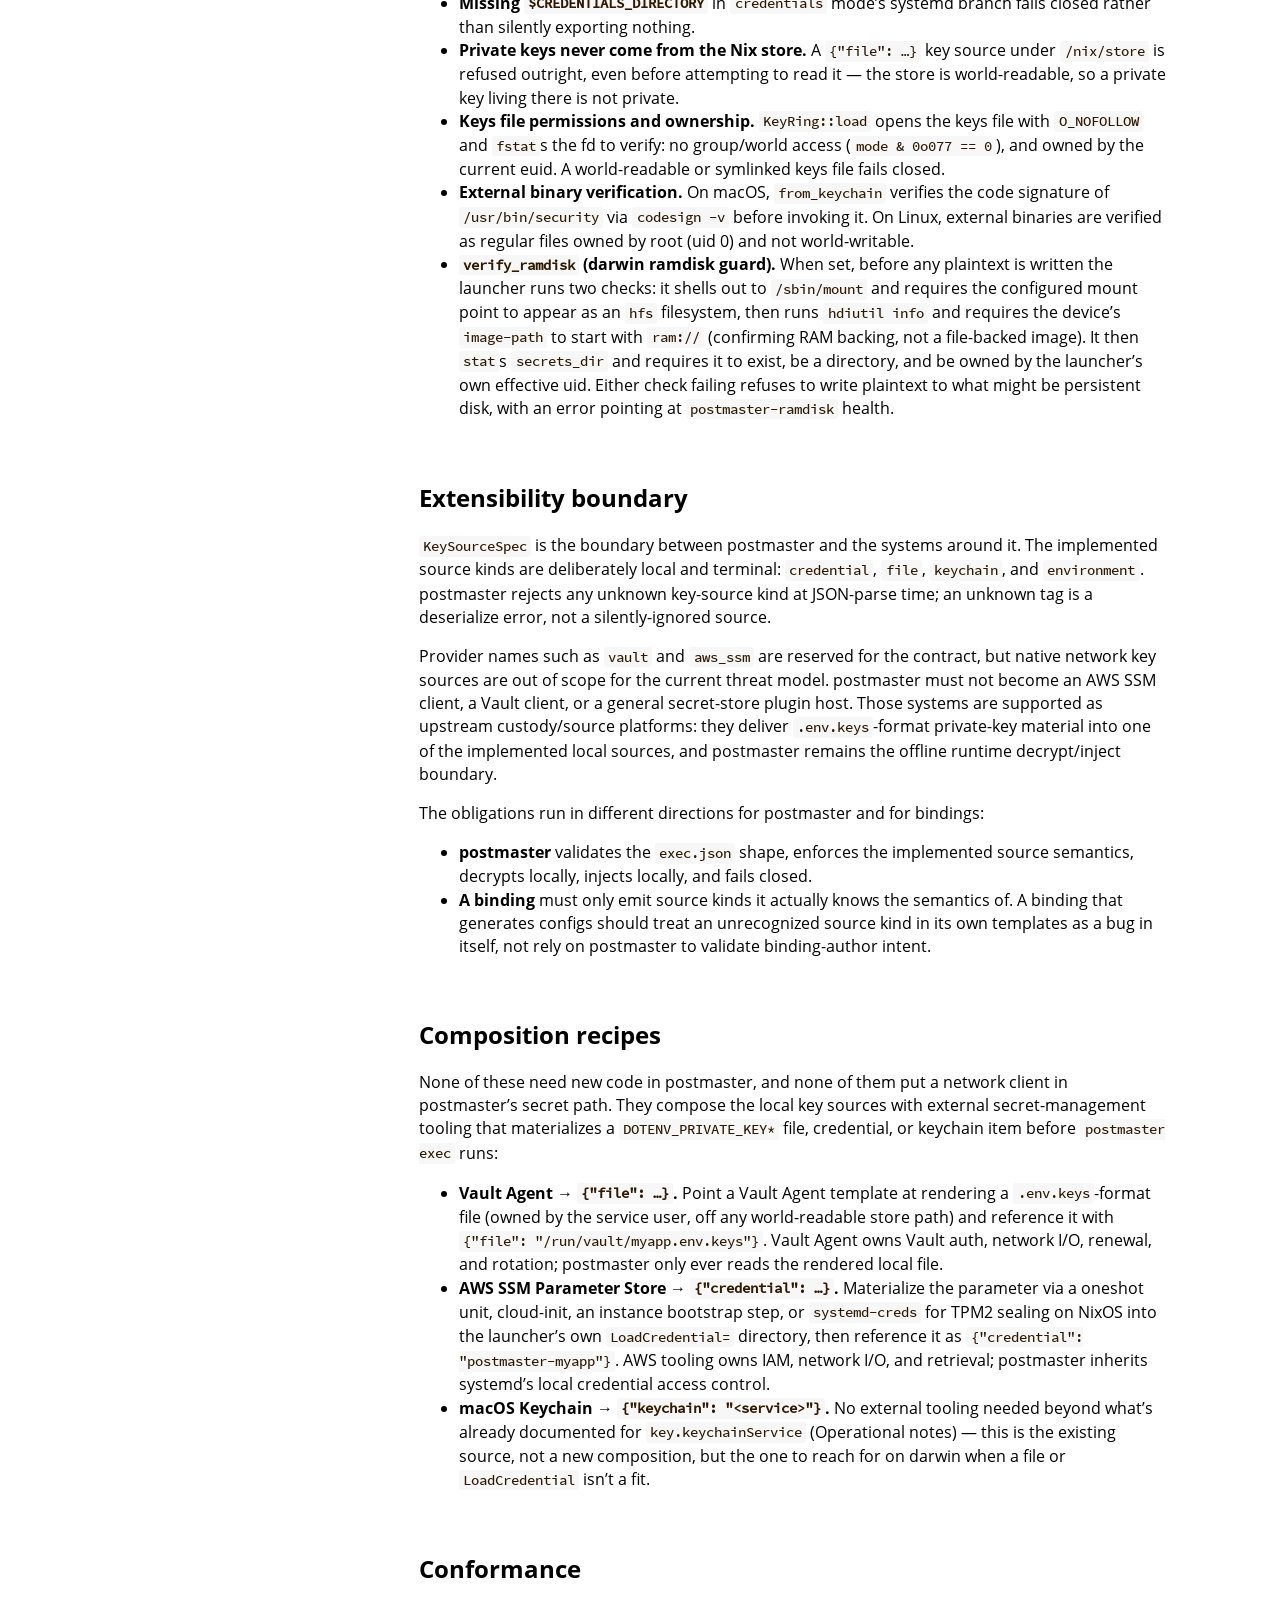
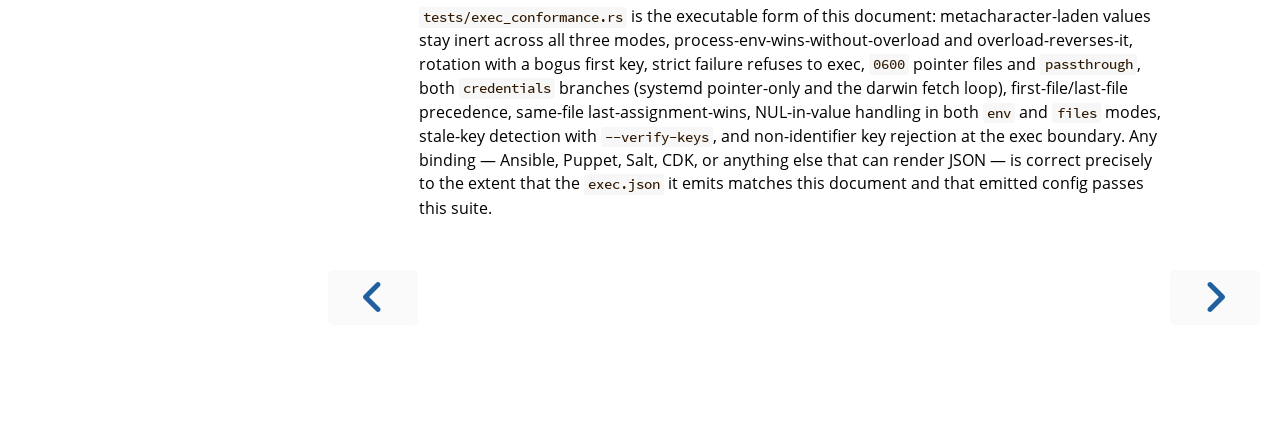
<file: reference/launcher-contract.html>
<!DOCTYPE HTML>
<html lang="en" class="light sidebar-visible" dir="ltr">
    <head>
        <!-- Book generated using mdBook -->
        <meta charset="UTF-8">
        <title>Launcher contract - postmaster</title>


        <!-- Custom HTML head -->

        <meta name="description" content="A standalone, format-neutral local secret materialization engine.">
        <meta name="viewport" content="width=device-width, initial-scale=1">
        <meta name="theme-color" content="#ffffff">

        <link rel="icon" href="../favicon-de23e50b.svg">
        <link rel="shortcut icon" href="../favicon-8114d1fc.png">
        <link rel="stylesheet" href="../css/variables-8adf115d.css">
        <link rel="stylesheet" href="../css/general-0392ca55.css">
        <link rel="stylesheet" href="../css/chrome-fc474251.css">
        <link rel="stylesheet" href="../css/print-9e4910d8.css" media="print">

        <!-- Fonts -->
        <link rel="stylesheet" href="../fonts/fonts-9644e21d.css">

        <!-- Highlight.js Stylesheets -->
        <link rel="stylesheet" id="mdbook-highlight-css" href="../highlight-493f70e1.css">
        <link rel="stylesheet" id="mdbook-tomorrow-night-css" href="../tomorrow-night-4c0ae647.css">
        <link rel="stylesheet" id="mdbook-ayu-highlight-css" href="../ayu-highlight-3fdfc3ac.css">

        <!-- Custom theme stylesheets -->
        <link rel="stylesheet" href="../mermaid-zoom-d48efa7d.css">


        <!-- Provide site root and default themes to javascript -->
        <script>
            const path_to_root = "../";
            const default_light_theme = "light";
            const default_dark_theme = "navy";
            window.path_to_searchindex_js = "../searchindex-c86cb699.js";
        </script>
        <!-- Start loading toc.js asap -->
        <script src="../toc-586c1afa.js"></script>
    </head>
    <body>
    <div id="mdbook-help-container">
        <div id="mdbook-help-popup">
            <h2 class="mdbook-help-title">Keyboard shortcuts</h2>
            <div>
                <p>Press <kbd>←</kbd> or <kbd>→</kbd> to navigate between chapters</p>
                <p>Press <kbd>S</kbd> or <kbd>/</kbd> to search in the book</p>
                <p>Press <kbd>?</kbd> to show this help</p>
                <p>Press <kbd>Esc</kbd> to hide this help</p>
            </div>
        </div>
    </div>
    <div id="mdbook-body-container">
        <!-- Work around some values being stored in localStorage wrapped in quotes -->
        <script>
            try {
                let theme = localStorage.getItem('mdbook-theme');
                let sidebar = localStorage.getItem('mdbook-sidebar');

                if (theme.startsWith('"') && theme.endsWith('"')) {
                    localStorage.setItem('mdbook-theme', theme.slice(1, theme.length - 1));
                }

                if (sidebar.startsWith('"') && sidebar.endsWith('"')) {
                    localStorage.setItem('mdbook-sidebar', sidebar.slice(1, sidebar.length - 1));
                }
            } catch (e) { }
        </script>

        <!-- Set the theme before any content is loaded, prevents flash -->
        <script>
            const default_theme = window.matchMedia("(prefers-color-scheme: dark)").matches ? default_dark_theme : default_light_theme;
            let theme;
            try { theme = localStorage.getItem('mdbook-theme'); } catch(e) { }
            if (theme === null || theme === undefined) { theme = default_theme; }
            const html = document.documentElement;
            html.classList.remove('light')
            html.classList.add(theme);
            html.classList.add("js");
        </script>

        <input type="checkbox" id="mdbook-sidebar-toggle-anchor" class="hidden">

        <!-- Hide / unhide sidebar before it is displayed -->
        <script>
            let sidebar = null;
            const sidebar_toggle = document.getElementById("mdbook-sidebar-toggle-anchor");
            if (document.body.clientWidth >= 1080) {
                try { sidebar = localStorage.getItem('mdbook-sidebar'); } catch(e) { }
                sidebar = sidebar || 'visible';
            } else {
                sidebar = 'hidden';
                sidebar_toggle.checked = false;
            }
            if (sidebar === 'visible') {
                sidebar_toggle.checked = true;
            } else {
                html.classList.remove('sidebar-visible');
            }
        </script>

        <nav id="mdbook-sidebar" class="sidebar" aria-label="Table of contents">
            <!-- populated by js -->
            <mdbook-sidebar-scrollbox class="sidebar-scrollbox"></mdbook-sidebar-scrollbox>
            <noscript>
                <iframe class="sidebar-iframe-outer" src="../toc.html"></iframe>
            </noscript>
            <div id="mdbook-sidebar-resize-handle" class="sidebar-resize-handle">
                <div class="sidebar-resize-indicator"></div>
            </div>
        </nav>

        <div id="mdbook-page-wrapper" class="page-wrapper">

            <div class="page">
                <div id="mdbook-menu-bar-hover-placeholder"></div>
                <div id="mdbook-menu-bar" class="menu-bar sticky">
                    <div class="left-buttons">
                        <label id="mdbook-sidebar-toggle" class="icon-button" for="mdbook-sidebar-toggle-anchor" title="Toggle Table of Contents" aria-label="Toggle Table of Contents" aria-controls="mdbook-sidebar">
                            <span class=fa-svg><svg xmlns="http://www.w3.org/2000/svg" viewBox="0 0 448 512"><!--! Font Awesome Free 6.2.0 by @fontawesome - https://fontawesome.com License - https://fontawesome.com/license/free (Icons: CC BY 4.0, Fonts: SIL OFL 1.1, Code: MIT License) Copyright 2022 Fonticons, Inc. --><path d="M0 96C0 78.3 14.3 64 32 64H416c17.7 0 32 14.3 32 32s-14.3 32-32 32H32C14.3 128 0 113.7 0 96zM0 256c0-17.7 14.3-32 32-32H416c17.7 0 32 14.3 32 32s-14.3 32-32 32H32c-17.7 0-32-14.3-32-32zM448 416c0 17.7-14.3 32-32 32H32c-17.7 0-32-14.3-32-32s14.3-32 32-32H416c17.7 0 32 14.3 32 32z"/></svg></span>
                        </label>
                        <button id="mdbook-theme-toggle" class="icon-button" type="button" title="Change theme" aria-label="Change theme" aria-haspopup="true" aria-expanded="false" aria-controls="mdbook-theme-list">
                            <span class=fa-svg><svg xmlns="http://www.w3.org/2000/svg" viewBox="0 0 576 512"><!--! Font Awesome Free 6.2.0 by @fontawesome - https://fontawesome.com License - https://fontawesome.com/license/free (Icons: CC BY 4.0, Fonts: SIL OFL 1.1, Code: MIT License) Copyright 2022 Fonticons, Inc. --><path d="M371.3 367.1c27.3-3.9 51.9-19.4 67.2-42.9L600.2 74.1c12.6-19.5 9.4-45.3-7.6-61.2S549.7-4.4 531.1 9.6L294.4 187.2c-24 18-38.2 46.1-38.4 76.1L371.3 367.1zm-19.6 25.4l-116-104.4C175.9 290.3 128 339.6 128 400c0 3.9 .2 7.8 .6 11.6c1.8 17.5-10.2 36.4-27.8 36.4H96c-17.7 0-32 14.3-32 32s14.3 32 32 32H240c61.9 0 112-50.1 112-112c0-2.5-.1-5-.2-7.5z"/></svg></span>
                        </button>
                        <ul id="mdbook-theme-list" class="theme-popup" aria-label="Themes" role="menu">
                            <li role="none"><button role="menuitem" class="theme" id="mdbook-theme-default_theme">Auto</button></li>
                            <li role="none"><button role="menuitem" class="theme" id="mdbook-theme-light">Light</button></li>
                            <li role="none"><button role="menuitem" class="theme" id="mdbook-theme-rust">Rust</button></li>
                            <li role="none"><button role="menuitem" class="theme" id="mdbook-theme-coal">Coal</button></li>
                            <li role="none"><button role="menuitem" class="theme" id="mdbook-theme-navy">Navy</button></li>
                            <li role="none"><button role="menuitem" class="theme" id="mdbook-theme-ayu">Ayu</button></li>
                        </ul>
                        <button id="mdbook-search-toggle" class="icon-button" type="button" title="Search (`/`)" aria-label="Toggle Searchbar" aria-expanded="false" aria-keyshortcuts="/ s" aria-controls="mdbook-searchbar">
                            <span class=fa-svg><svg xmlns="http://www.w3.org/2000/svg" viewBox="0 0 512 512"><!--! Font Awesome Free 6.2.0 by @fontawesome - https://fontawesome.com License - https://fontawesome.com/license/free (Icons: CC BY 4.0, Fonts: SIL OFL 1.1, Code: MIT License) Copyright 2022 Fonticons, Inc. --><path d="M416 208c0 45.9-14.9 88.3-40 122.7L502.6 457.4c12.5 12.5 12.5 32.8 0 45.3s-32.8 12.5-45.3 0L330.7 376c-34.4 25.2-76.8 40-122.7 40C93.1 416 0 322.9 0 208S93.1 0 208 0S416 93.1 416 208zM208 352c79.5 0 144-64.5 144-144s-64.5-144-144-144S64 128.5 64 208s64.5 144 144 144z"/></svg></span>
                        </button>
                    </div>

                    <h1 class="menu-title">postmaster</h1>

                    <div class="right-buttons">
                        <a href="../print.html" title="Print this book" aria-label="Print this book">
                            <span class=fa-svg id="print-button"><svg xmlns="http://www.w3.org/2000/svg" viewBox="0 0 512 512"><!--! Font Awesome Free 6.2.0 by @fontawesome - https://fontawesome.com License - https://fontawesome.com/license/free (Icons: CC BY 4.0, Fonts: SIL OFL 1.1, Code: MIT License) Copyright 2022 Fonticons, Inc. --><path d="M128 0C92.7 0 64 28.7 64 64v96h64V64H354.7L384 93.3V160h64V93.3c0-17-6.7-33.3-18.7-45.3L400 18.7C388 6.7 371.7 0 354.7 0H128zM384 352v32 64H128V384 368 352H384zm64 32h32c17.7 0 32-14.3 32-32V256c0-35.3-28.7-64-64-64H64c-35.3 0-64 28.7-64 64v96c0 17.7 14.3 32 32 32H64v64c0 35.3 28.7 64 64 64H384c35.3 0 64-28.7 64-64V384zm-16-88c-13.3 0-24-10.7-24-24s10.7-24 24-24s24 10.7 24 24s-10.7 24-24 24z"/></svg></span>
                        </a>
                        <a href="https://github.com/beardedeagle/postmaster" title="Git repository" aria-label="Git repository">
                            <span class=fa-svg><svg xmlns="http://www.w3.org/2000/svg" viewBox="0 0 496 512"><!--! Font Awesome Free 6.2.0 by @fontawesome - https://fontawesome.com License - https://fontawesome.com/license/free (Icons: CC BY 4.0, Fonts: SIL OFL 1.1, Code: MIT License) Copyright 2022 Fonticons, Inc. --><path d="M165.9 397.4c0 2-2.3 3.6-5.2 3.6-3.3.3-5.6-1.3-5.6-3.6 0-2 2.3-3.6 5.2-3.6 3-.3 5.6 1.3 5.6 3.6zm-31.1-4.5c-.7 2 1.3 4.3 4.3 4.9 2.6 1 5.6 0 6.2-2s-1.3-4.3-4.3-5.2c-2.6-.7-5.5.3-6.2 2.3zm44.2-1.7c-2.9.7-4.9 2.6-4.6 4.9.3 2 2.9 3.3 5.9 2.6 2.9-.7 4.9-2.6 4.6-4.6-.3-1.9-3-3.2-5.9-2.9zM244.8 8C106.1 8 0 113.3 0 252c0 110.9 69.8 205.8 169.5 239.2 12.8 2.3 17.3-5.6 17.3-12.1 0-6.2-.3-40.4-.3-61.4 0 0-70 15-84.7-29.8 0 0-11.4-29.1-27.8-36.6 0 0-22.9-15.7 1.6-15.4 0 0 24.9 2 38.6 25.8 21.9 38.6 58.6 27.5 72.9 20.9 2.3-16 8.8-27.1 16-33.7-55.9-6.2-112.3-14.3-112.3-110.5 0-27.5 7.6-41.3 23.6-58.9-2.6-6.5-11.1-33.3 2.6-67.9 20.9-6.5 69 27 69 27 20-5.6 41.5-8.5 62.8-8.5s42.8 2.9 62.8 8.5c0 0 48.1-33.6 69-27 13.7 34.7 5.2 61.4 2.6 67.9 16 17.7 25.8 31.5 25.8 58.9 0 96.5-58.9 104.2-114.8 110.5 9.2 7.9 17 22.9 17 46.4 0 33.7-.3 75.4-.3 83.6 0 6.5 4.6 14.4 17.3 12.1C428.2 457.8 496 362.9 496 252 496 113.3 383.5 8 244.8 8zM97.2 352.9c-1.3 1-1 3.3.7 5.2 1.6 1.6 3.9 2.3 5.2 1 1.3-1 1-3.3-.7-5.2-1.6-1.6-3.9-2.3-5.2-1zm-10.8-8.1c-.7 1.3.3 2.9 2.3 3.9 1.6 1 3.6.7 4.3-.7.7-1.3-.3-2.9-2.3-3.9-2-.6-3.6-.3-4.3.7zm32.4 35.6c-1.6 1.3-1 4.3 1.3 6.2 2.3 2.3 5.2 2.6 6.5 1 1.3-1.3.7-4.3-1.3-6.2-2.2-2.3-5.2-2.6-6.5-1zm-11.4-14.7c-1.6 1-1.6 3.6 0 5.9 1.6 2.3 4.3 3.3 5.6 2.3 1.6-1.3 1.6-3.9 0-6.2-1.4-2.3-4-3.3-5.6-2z"/></svg></span>
                        </a>

                    </div>
                </div>

                <div id="mdbook-search-wrapper" class="hidden">
                    <form id="mdbook-searchbar-outer" class="searchbar-outer">
                        <div class="search-wrapper">
                            <input type="search" id="mdbook-searchbar" name="searchbar" placeholder="Search this book ..." aria-controls="mdbook-searchresults-outer" aria-describedby="searchresults-header">
                            <div class="spinner-wrapper">
                                <span class=fa-svg id="fa-spin"><svg xmlns="http://www.w3.org/2000/svg" viewBox="0 0 512 512"><!--! Font Awesome Free 6.2.0 by @fontawesome - https://fontawesome.com License - https://fontawesome.com/license/free (Icons: CC BY 4.0, Fonts: SIL OFL 1.1, Code: MIT License) Copyright 2022 Fonticons, Inc. --><path d="M304 48c0-26.5-21.5-48-48-48s-48 21.5-48 48s21.5 48 48 48s48-21.5 48-48zm0 416c0-26.5-21.5-48-48-48s-48 21.5-48 48s21.5 48 48 48s48-21.5 48-48zM48 304c26.5 0 48-21.5 48-48s-21.5-48-48-48s-48 21.5-48 48s21.5 48 48 48zm464-48c0-26.5-21.5-48-48-48s-48 21.5-48 48s21.5 48 48 48s48-21.5 48-48zM142.9 437c18.7-18.7 18.7-49.1 0-67.9s-49.1-18.7-67.9 0s-18.7 49.1 0 67.9s49.1 18.7 67.9 0zm0-294.2c18.7-18.7 18.7-49.1 0-67.9S93.7 56.2 75 75s-18.7 49.1 0 67.9s49.1 18.7 67.9 0zM369.1 437c18.7 18.7 49.1 18.7 67.9 0s18.7-49.1 0-67.9s-49.1-18.7-67.9 0s-18.7 49.1 0 67.9z"/></svg></span>
                            </div>
                        </div>
                    </form>
                    <div id="mdbook-searchresults-outer" class="searchresults-outer hidden">
                        <div id="mdbook-searchresults-header" class="searchresults-header"></div>
                        <ul id="mdbook-searchresults">
                        </ul>
                    </div>
                </div>

                <!-- Apply ARIA attributes after the sidebar and the sidebar toggle button are added to the DOM -->
                <script>
                    document.getElementById('mdbook-sidebar-toggle').setAttribute('aria-expanded', sidebar === 'visible');
                    document.getElementById('mdbook-sidebar').setAttribute('aria-hidden', sidebar !== 'visible');
                    Array.from(document.querySelectorAll('#mdbook-sidebar a')).forEach(function(link) {
                        link.setAttribute('tabIndex', sidebar === 'visible' ? 0 : -1);
                    });
                </script>

                <div id="mdbook-content" class="content">
                    <main>
                        <h1 id="launcher-contract-execjson"><a class="header" href="#launcher-contract-execjson">Launcher contract (exec.json)</a></h1>
<h2 id="audience-quickstart-plain-language"><a class="header" href="#audience-quickstart-plain-language">Audience Quickstart (Plain Language)</a></h2>
<p><strong>What this is:</strong> the complete specification of <code>exec.json</code> — every
field, every mode, every validation rule. This is the contract a
binding (Nix, Terraform, CDK, Ansible) must produce.</p>
<h3 id="who-this-is-for"><a class="header" href="#who-this-is-for">Who this is for</a></h3>
<div class="table-wrapper">
<table>
<thead>
<tr><th>Reader</th><th>What to take</th></tr>
</thead>
<tbody>
<tr><td>Integration author</td><td>The entire page — your binding must produce this exact format</td></tr>
<tr><td>Security engineer</td><td>“Fail-closed rules” and per-mode validation</td></tr>
<tr><td>New user</td><td>“Invocation” and the config example — enough to get started</td></tr>
<tr><td>Platform / SRE</td><td>“Invocation” and <code>--check</code> / <code>--recheck</code> validation commands</td></tr>
</tbody>
</table>
</div>
<h3 id="quick-glossary"><a class="header" href="#quick-glossary">Quick glossary</a></h3>
<div class="table-wrapper">
<table>
<thead>
<tr><th>Term</th><th>Plain meaning</th></tr>
</thead>
<tbody>
<tr><td><strong>exec.json</strong></td><td>JSON config that tells postmaster what to decrypt and how to launch</td></tr>
<tr><td><strong>Projection mode</strong></td><td>How secrets reach the child: env, files, or credentials</td></tr>
<tr><td><strong>Key source</strong></td><td>Where the decryption key comes from (file, credential, keychain, env)</td></tr>
<tr><td><strong>Strict</strong></td><td>If true (default), any decryption failure aborts the launch</td></tr>
<tr><td><strong>Passthrough</strong></td><td>In files mode, specific keys also exported as env vars</td></tr>
</tbody>
</table>
</div>
<p><code>postmaster exec</code> is the concrete instance of the
<a href="../architecture/materialization-abi.html">materialization ABI</a>.
The current config shape is
the <code>.env</code> adapter: encrypted inputs are <code>env_files</code>, private key material uses
the <code>.env.keys</code> / <code>DOTENV_PRIVATE_KEY*</code> convention, and output projection is
selected with <code>mode</code>. This page documents the committed parser and launcher
behavior; the ABI page records how this contract fits into the broader
format-neutral architecture.</p>
<p><code>postmaster exec</code> is a second entry point alongside the credential daemon:
instead of serving decrypted values over a socket, it decrypts once, injects
them into a child process by one of three modes, and <code>execvp</code>s a target
command. It exists so that bindings that cannot rely on systemd’s
<code>LoadCredential=</code> socket contract — Ansible, Puppet, Terraform/CDK,
hand-rolled process supervisors, or nix-darwin’s launchd — get the
same decrypt-and-inject semantics as the Linux daemon path, without
templating shell or re-implementing the crypto.</p>
<p>This page is <strong>the</strong> cross-binding contract. The Nix module is the first
binding to emit <code>exec.json</code>; it is not privileged over any other binding.
<strong>A binding is correct if and only if the <code>exec.json</code> it emits is
described by this document and passes the conformance suite.</strong>
Nothing here documents intent or a roadmap; every claim below is true
of the committed parser and launcher (<code>src/config.rs</code>,
<code>src/launcher.rs</code>, <code>src/keys.rs</code>) as of this writing.</p>
<h3 id="config-to-launch-flow"><a class="header" href="#config-to-launch-flow">Config to launch flow</a></h3>
<pre class="mermaid">flowchart TD
    cfg["exec.json\n(mode, keys, env_files)"]
    check["--check\nconfig shape only"]
    recheck["setup --recheck\nkey source accessible?"]
    resolve["resolve_all\ndecrypt + resolve"]
    verify["--verify-keys\nstale key check"]
    inject["inject\n(env / files / credentials)"]
    execvp["execvp\nchild = MainPID"]

    cfg --&gt; check
    cfg --&gt; recheck
    cfg --&gt; resolve
    resolve --&gt; verify
    resolve --&gt; inject
    inject --&gt; execvp
</pre>

<h2 id="reference-implementation"><a class="header" href="#reference-implementation">Reference implementation</a></h2>
<p>The <code>.env</code> semantics this contract mirrors — encrypted-value format,
<code>.env.keys</code> rotation via comma-separated candidates, <code>DOTENV_PRIVATE_KEY*</code>
naming, <code>--strict</code>/<code>--overload</code> precedence — are wire-compatible with
<a href="https://github.com/dotenvx/dotenvx">dotenvx</a>-encrypted <code>.env</code> files.
<code>postmaster exec</code> does not shell out to any external CLI at all — it
implements the decrypt path natively in Rust (same <code>ecies</code> crate the
daemon uses) — but wherever this document describes a precedence or
filtering rule, it describes the wire-compatible behavior, not a
postmaster-only invention.</p>
<h2 id="invocation"><a class="header" href="#invocation">Invocation</a></h2>
<pre><code class="language-console">$ postmaster exec --config &lt;exec.json&gt; -- &lt;command&gt; [args…]
$ postmaster exec --config &lt;exec.json&gt; --check
$ postmaster exec --config &lt;exec.json&gt; [--verify-keys] -- &lt;command&gt; [args…]
$ postmaster setup --config &lt;exec.json&gt; [--recheck] [--unattended] [--force] [--keys-dir &lt;path&gt;]
$ postmaster cleanup --config &lt;exec.json&gt;
</code></pre>
<ul>
<li><code>--config &lt;path&gt;</code> is required and must come before <code>--</code>.</li>
<li>Everything after <code>--</code> is the argv of the child process; it must be
non-empty (<code>exec: missing command after</code> <code>`--`</code> otherwise).</li>
<li><code>--check</code> validates the public config shape and exits without decrypting,
reading key material, checking the filesystem, fetching sockets, or
launching the child command. It does not accept a command after <code>--</code>.</li>
<li><code>--verify-keys</code> performs a preflight check: after loading and decrypting,
if the resolved values are empty but the env files contain <code>encrypted:</code>
values, the keys are stale (from a previous rotation cycle) and the exec
aborts with a clear error. This catches the <code>strict: false</code> case where
stale keys would silently skip undecryptable values and launch the child
with no secrets.</li>
<li><code>setup</code> verifies platform prerequisites, creates keys directory with
0700, verifies/creates keys files with 0600, optionally seeds keychain
items (macOS), and validates the environment. Idempotent. <code>--recheck</code>
is verification-only. <code>--unattended</code> fails closed without prompting.
<code>--force</code> re-creates/re-seeds even if correct. <code>--keys-dir</code> overrides
the default path (<code>/var/lib/postmaster</code> on Linux,
<code>~/Library/Application Support/postmaster</code> on macOS).
<strong><code>--check</code> validates config shape only, not key source accessibility:</strong>
a config can pass <code>--check</code> in CI but fail at runtime because the key
file is missing, the keychain item is absent, or the credential source
is not provisioned. Runtime key source accessibility is verified by the
launcher itself (fail-closed on missing/unreadable keys); <code>--check</code>
cannot guarantee the handoff will work, only that the config is
well-formed.</li>
<li>On success the process image is replaced (<code>execvp</code>); postmaster never
returns. On failure to exec the target binary itself, the error is logged
and returned as a non-zero exit — nothing beyond this point is
fail-open.</li>
</ul>
<h2 id="execconfig-fields"><a class="header" href="#execconfig-fields"><code>ExecConfig</code> fields</a></h2>
<p><code>exec.json</code> deserializes into this struct (<code>src/config.rs</code>).
Unknown root fields are rejected. ABI fields such as <code>version</code> or
<code>adapter</code> must not be emitted until the parser and schema explicitly define
them. A machine-readable JSON Schema for this current shape is kept at
<code>docs/schema/exec.schema.json</code>, with parser-checked examples under
<code>docs/examples/</code>.
Every field except <code>mode</code> has a default, so a minimal config is just
<code>{"mode": "credentials", "credential_keys": ["DB_URL"]}</code>.</p>
<div class="table-wrapper">
<table>
<thead>
<tr><th>Field</th><th>Type</th><th>Default</th><th>Meaning</th></tr>
</thead>
<tbody>
<tr><td><code>mode</code></td><td><code>"env" | "files" | "credentials"</code></td><td>— (required)</td><td>Injection mode; see below.</td></tr>
<tr><td><code>keys</code></td><td>array of key-source specs</td><td><code>[]</code></td><td>Ordered list of where to obtain <code>DOTENV_PRIVATE_KEY*</code> material. Unused in <code>credentials</code> mode.</td></tr>
<tr><td><code>env_files</code></td><td>array of paths</td><td><code>[]</code></td><td>Encrypted <code>.env[.&lt;environment&gt;]</code> files, in precedence order (first file wins unless <code>overload</code>). Required (non-empty) for <code>env</code>/<code>files</code> modes.</td></tr>
<tr><td><code>bundle_files</code></td><td>array of paths</td><td><code>[]</code></td><td>Encrypted <code>postmaster_bundle</code> JSON containers, in precedence order. Entries are merged with <code>env_files</code>; bundle keys use the same identifier rule and injection modes.</td></tr>
<tr><td><code>strict</code></td><td>bool</td><td><strong><code>true</code></strong></td><td>Any value that fails to decrypt aborts the whole exec before the child runs.</td></tr>
<tr><td><code>overload</code></td><td>bool</td><td><code>false</code></td><td>File-derived values override the process environment; later files override earlier ones.</td></tr>
<tr><td><code>secrets_dir</code></td><td>path or <code>null</code></td><td><code>null</code></td><td><code>files</code> mode, and <code>credentials</code> mode on the launchd/fetch path: directory plaintext files are written into.</td></tr>
<tr><td><code>passthrough</code></td><td>array of strings</td><td><code>[]</code></td><td><code>files</code> mode only: these keys are <em>also</em> exported as real env vars, in addition to their <code>_FILE</code> pointer.</td></tr>
<tr><td><code>credential_keys</code></td><td>array of strings</td><td><code>[]</code></td><td><code>credentials</code> mode: keys to expose as <code>$CREDENTIALS_DIRECTORY/&lt;KEY&gt;</code>. Required (non-empty) for that mode.</td></tr>
<tr><td><code>sockets</code></td><td>map of key → socket path</td><td><code>{}</code></td><td><code>credentials</code> mode: postmaster socket to fetch <code>&lt;KEY&gt;</code> from. Non-empty selects the darwin/launchd fetch path; empty means systemd already materialized the credentials via <code>LoadCredential=</code>.</td></tr>
<tr><td><code>verify_ramdisk</code></td><td>path or <code>null</code></td><td><code>null</code></td><td>darwin only: refuse to write plaintext unless this mount point is the HFS ramdisk and <code>secrets_dir</code> is a directory owned by the current euid.</td></tr>
</tbody>
</table>
</div>
<p>Note the field name is <code>verify_ramdisk</code>, not <code>ramdisk</code> or <code>ramdisk_mount</code> —
match it exactly.</p>
<p>Mode-required fields are enforced by <code>postmaster exec --check</code> and again
before a real launch:</p>
<ul>
<li><code>env</code> requires non-empty <code>keys</code> and non-empty <code>env_files</code>.</li>
<li><code>files</code> requires non-empty <code>keys</code>, non-empty <code>env_files</code>, and
<code>secrets_dir</code>.</li>
<li><code>credentials</code> requires non-empty <code>credential_keys</code>. If <code>sockets</code> is
non-empty, it also requires <code>secrets_dir</code> and a socket mapping for every
credential key.</li>
</ul>
<p><code>--check</code> also validates env-file basenames, rejects private-key
<code>file</code> sources under <code>/nix/store</code>, rejects path-like <code>credential</code> source
names, and applies identifier validation to <code>passthrough</code> and
<code>credential_keys</code>.</p>
<p><strong>Mode-irrelevant fields are rejected.</strong> <code>--check</code> and the pre-launch
validation fail fast if a config includes fields that do not belong to the
selected mode — before any secret material transits. This catches binding
bugs where a config generator accidentally emits, for example, <code>env_files</code>
in a credentials-mode config or <code>credential_keys</code> in an env-mode config.
Default/empty values (empty arrays, <code>null</code>, <code>false</code>) are accepted, since
serde fills those in even when the generator omits the field.</p>
<div class="table-wrapper">
<table>
<thead>
<tr><th>Mode</th><th>Rejected if present (non-default)</th></tr>
</thead>
<tbody>
<tr><td><code>env</code></td><td><code>secrets_dir</code>, <code>credential_keys</code>, <code>sockets</code>, <code>verify_ramdisk</code>, <code>passthrough</code></td></tr>
<tr><td><code>files</code></td><td><code>credential_keys</code>, <code>sockets</code></td></tr>
<tr><td><code>credentials</code></td><td><code>keys</code>, <code>env_files</code>, <code>overload</code>, <code>passthrough</code></td></tr>
</tbody>
</table>
</div>
<h2 id="key-source-list-keys"><a class="header" href="#key-source-list-keys">Key-source list (<code>keys</code>)</a></h2>
<p>Each entry in <code>keys</code> is one externally-tagged JSON shape:</p>
<div class="table-wrapper">
<table>
<thead>
<tr><th>JSON</th><th>Meaning</th></tr>
</thead>
<tbody>
<tr><td><code>{"credential": "&lt;name&gt;"}</code></td><td><code>$CREDENTIALS_DIRECTORY/&lt;name&gt;</code> (the launcher’s <em>own</em> <code>LoadCredential</code>, i.e. <code>.env.keys</code> handed to it the same way postmaster’s daemon receives its own). <code>&lt;name&gt;</code> must be a single relative path component, not <code>.</code>, <code>..</code>, an absolute path, or a slash-containing path.</td></tr>
<tr><td><code>{"file": "&lt;path&gt;"}</code></td><td>An out-of-store <code>.env.keys</code>-format file read directly. Rejected outright if the path starts with <code>/nix/store</code> — private keys must never live in the world-readable store.</td></tr>
<tr><td><code>{"keychain": "&lt;service&gt;"}</code></td><td>macOS System keychain; one generic-password item per <code>DOTENV_PRIVATE_KEY[_&lt;ENV&gt;]</code> account, service name as given. Only the variables actually needed (derived from <code>env_files</code>) are fetched. Any other target: error, “only available on macOS”.</td></tr>
<tr><td><code>"environment"</code></td><td>The unit-variant source — note it is a bare JSON string, not an object, because it carries no data. Reads <code>DOTENV_PRIVATE_KEY*</code> straight from postmaster’s own process environment.</td></tr>
</tbody>
</table>
</div>
<p><strong>Selection contract</strong>, evaluated in list order:</p>
<ul>
<li><code>credential</code> is <strong>skippable</strong>: if <code>$CREDENTIALS_DIRECTORY</code> is unset, or
the named file doesn’t exist under it, the launcher falls through to the
next entry in <code>keys</code>. If the file <em>does</em> exist, whatever
<code>KeyRing::load</code> returns (success or parse error) is final — a bad
keys file under an existing credential does not fall through.</li>
<li><code>file</code>, <code>keychain</code>, and <code>environment</code> are <strong>terminal</strong>: the first time
one of these is reached, its result — success or failure — is the
result of key-ring selection. There is no fallback past a terminal
source.</li>
<li>If every entry in <code>keys</code> is exhausted without returning (i.e. every
entry was a skippable, absent <code>credential</code>), or <code>keys</code> is empty:
<code>"no usable key source (configure keys=[…] or set DOTENV_PRIVATE_KEY*)"</code>.</li>
</ul>
<p><code>credentials</code> mode never touches <code>keys</code> or <code>env_files</code> at all — no
decryption happens in that mode; see below.</p>
<h2 id="precedence-contract"><a class="header" href="#precedence-contract">Precedence contract</a></h2>
<p>This is the contract <code>resolve_all</code> (<code>src/keys.rs</code>) implements,
verbatim:</p>
<ul>
<li><strong>Within one file, the last assignment wins</strong> — ordinary dotenv
semantics. <code>A=1</code> followed later in the same file by <code>A=2</code> yields <code>2</code>.</li>
<li><strong>Across files, the first file that defines a key wins</strong>, in the order
<code>env_files</code> lists them — <em>unless</em> <code>overload</code> is <code>true</code>, in which case
the <strong>last</strong> file defining the key wins. Note: which file wins does not
change the <em>position</em> a key is emitted in; a key’s slot is fixed by
the first file that introduces it, <code>overload</code> only changes which
file’s value fills that slot.</li>
<li><strong>Process-environment presence suppresses the file-derived value</strong>,
but only when <code>overload</code> is <code>false</code>: if the variable is already set
in postmaster’s process environment, it is dropped from the resolved
set entirely (the child inherits the parent’s existing value
unmodified, since <code>exec()</code> only <em>adds</em> the resolved pairs on top of an
inherited environment). When <code>overload</code> is <code>true</code>, process environment
is not consulted at all — file values always win.</li>
</ul>
<h2 id="dotenv_-filtering-and-identifier-validation"><a class="header" href="#dotenv_-filtering-and-identifier-validation"><code>DOTENV_</code> filtering and identifier validation</a></h2>
<ul>
<li>Any raw key beginning with <code>DOTENV_</code> (not just the private/public key
vars) is dropped during parsing — metadata, never a value to inject.</li>
<li>Every remaining key must match <code>[A-Za-z_][A-Za-z0-9_]*</code>
(<code>crate::keys::is_ident</code>) — ASCII letters/digits/underscore, first
character not a digit. A key that fails this is a hard parse error
(<code>"&lt;file&gt;: refusing non-identifier key &lt;k&gt;"</code>), not a skip: a key from
an encrypted file will end up as a shell-visible env-var name or a
filename component, so this is enforced before any value from that
file is used at all.</li>
<li><code>credential_keys</code> (used only in <code>credentials</code> mode, where there is no
<code>resolve_all</code> pass) is validated against the same <code>is_ident</code> rule
up front, before any file is written or any socket is fetched
(<code>validate_credential_keys</code>) — a bad key later in the list (e.g.
<code>"../evil"</code>, an absolute path, or a name containing <code>/</code>) can’t leave a
partial plaintext write behind, and can’t be used to escape
<code>secrets_dir</code> or forge an arbitrary env-var name.</li>
</ul>
<h2 id="encrypted-value-format"><a class="header" href="#encrypted-value-format">Encrypted-value format</a></h2>
<p>A raw value that does not start with <code>encrypted:</code> is passed through
verbatim as opaque bytes (this is how plaintext values reach the child —
no decryption attempted). A value that does start with <code>encrypted:</code> has the
following payload base64-decoded and decrypted with <code>ecies</code> against each
candidate key under the matching <code>DOTENV_PRIVATE_KEY*</code> name
(comma-separated rotation candidates in <code>.env.keys</code> are tried in order;
first one that decrypts wins).</p>
<p><strong>Lenient base64 decoding:</strong> the payload after <code>encrypted:</code> may contain
ASCII whitespace (spaces, tabs, newlines, carriage returns). If any is
present, it is stripped before decoding, so a value that has been
line-wrapped decodes identically to the same value on one line. This
matches the wire-compatible behavior for line-wrapped encrypted values and
is exercised directly in <code>tests/exec_conformance.rs</code>
(<code>wrapped_base64_ciphertext_decrypts</code>).</p>
<p><code>key_var_for</code> maps an env-file name to the private-key variable it needs:
<code>.env</code> → <code>DOTENV_PRIVATE_KEY</code>; <code>.env.production</code> →
<code>DOTENV_PRIVATE_KEY_PRODUCTION</code>; non-alphanumeric characters in the
environment suffix become <code>_</code> and the whole suffix is upper-cased. A file
name that doesn’t start with <code>.env</code> is a hard parse error.</p>
<h2 id="per-mode-injected-variables"><a class="header" href="#per-mode-injected-variables">Per-mode injected variables</a></h2>
<p><strong><code>mode: "env"</code>.</strong> Decrypts <code>env_files</code> through the key ring in <code>keys</code>,
then exports every resolved <code>KEY=value</code> pair directly into the child’s
environment. No pointer files, no <code>secrets_dir</code>. A resolved value
containing a NUL byte is a hard error
(<code>"&lt;key&gt;: value contains a NUL byte; cannot be an environment variable (use files mode)"</code>) — environment variables cannot hold NUL, so this fails
closed rather than silently truncating.</p>
<p><strong><code>mode: "files"</code>.</strong> Requires <code>secrets_dir</code>. If <code>verify_ramdisk</code> is set,
the ramdisk guard (below) runs first; otherwise <code>secrets_dir</code> merely has
to exist and be a directory. Each resolved value is written to
<code>&lt;secrets_dir&gt;/&lt;KEY&gt;</code> with permissions forced to <code>0600</code> (via <code>fchmod</code> on
the file descriptor after <code>O_NOFOLLOW | O_CREAT | O_TRUNC</code> open, so the
permission is set atomically without a TOCTOU window) — unlike <code>env</code> mode,
values here may contain NUL; the file is written byte-exact. For each key
the launcher exports <code>&lt;KEY&gt;_FILE</code> pointing at that path; if the key is
also listed in <code>passthrough</code>, it is <em>additionally</em> exported as a real
<code>&lt;KEY&gt;=value</code> env var (and <em>that</em> copy is subject to the same NUL-rejection
rule as <code>env</code> mode, since it becomes a real env var).</p>
<p><strong><code>mode: "credentials"</code>.</strong> Requires non-empty <code>credential_keys</code>
(validated as identifiers up front, see above). No decryption occurs in
this mode — it dispatches on whether <code>sockets</code> is empty:</p>
<ul>
<li><strong><code>sockets</code> empty (systemd path):</strong> pid 1 has already materialized the
credentials via <code>LoadCredential=</code> before the unit’s <code>ExecStart</code> runs.
Requires <code>$CREDENTIALS_DIRECTORY</code> to be set in the <em>process</em>
environment (<code>"postmaster credentials expected but CREDENTIALS_DIRECTORY is unset"</code> otherwise — a fail-closed guard
against running this mode outside systemd). For each key, exports
<code>&lt;KEY&gt;_FILE=$CREDENTIALS_DIRECTORY/&lt;KEY&gt;</code> — no reading, no
permission changes; systemd already owns that file.</li>
<li><strong><code>sockets</code> non-empty (darwin/launchd fetch path):</strong> requires
<code>secrets_dir</code>; runs the ramdisk guard if <code>verify_ramdisk</code> is set. For
each key, looks up its socket in <code>sockets</code> (missing entry is an error),
connects and reads to EOF via the same client path <code>postmaster fetch</code>
uses, writes the bytes to <code>&lt;secrets_dir&gt;/&lt;KEY&gt;</code> at <code>0600</code>, and exports
<code>&lt;KEY&gt;_FILE</code>. After all keys, exports <strong>both</strong>
<code>CREDENTIALS_DIRECTORY</code> set to <code>secrets_dir</code>
— unlike the systemd branch, there is no real <code>LoadCredential</code>
mechanism on darwin, so the launcher has to tell the consumer that
<code>secrets_dir</code> <em>is</em> its credentials directory.</li>
</ul>
<h2 id="fail-closed-rules"><a class="header" href="#fail-closed-rules">Fail-closed rules</a></h2>
<ul>
<li><strong><code>strict</code> (default <code>true</code>).</strong> In <code>env</code>/<code>files</code> modes, if any value
fails to decrypt (bad key, wrong key, malformed ciphertext), the whole
exec aborts before the child runs — nothing partial is injected. With
<code>strict: false</code>, an undecryptable value is logged and simply omitted
from the resolved set (never served as an error string or empty value).</li>
<li><strong>NUL in an environment value</strong> is refused in <code>env</code> mode and for
<code>passthrough</code> values in <code>files</code> mode (see above); in <code>files</code> mode’s
primary write path (the pointer-file contents), NUL is not restricted
— the exact bytes reach the file.</li>
<li><strong>Empty fetch response</strong> (<code>credentials</code> mode, darwin socket path):
<code>fetch_bytes</code> treats a zero-byte read as the server having refused to
serve, and fails closed with <code>"&lt;path&gt;: server sent zero bytes (refused to serve); failing closed"</code> rather than writing an empty credential
file.</li>
<li><strong>Missing <code>$CREDENTIALS_DIRECTORY</code></strong> in <code>credentials</code> mode’s systemd
branch fails closed rather than silently exporting nothing.</li>
<li><strong>Private keys never come from the Nix store.</strong> A <code>{"file": …}</code> key
source under <code>/nix/store</code> is refused outright, even before attempting
to read it — the store is world-readable, so a private key living
there is not private.</li>
<li><strong>Keys file permissions and ownership.</strong> <code>KeyRing::load</code> opens the
keys file with <code>O_NOFOLLOW</code> and <code>fstat</code>s the fd to verify: no
group/world access (<code>mode &amp; 0o077 == 0</code>), and owned by the current
euid. A world-readable or symlinked keys file fails closed.</li>
<li><strong>External binary verification.</strong> On macOS, <code>from_keychain</code> verifies
the code signature of <code>/usr/bin/security</code> via <code>codesign -v</code> before
invoking it. On Linux, external binaries are verified as regular files
owned by root (uid 0) and not world-writable.</li>
<li><strong><code>verify_ramdisk</code> (darwin ramdisk guard).</strong> When set, before any
plaintext is written the launcher runs two checks: it shells out to
<code>/sbin/mount</code> and requires the configured mount point to appear as an
<code>hfs</code> filesystem, then runs <code>hdiutil info</code> and requires the device’s
<code>image-path</code> to start with <code>ram://</code> (confirming RAM backing, not a
file-backed image). It then <code>stat</code>s <code>secrets_dir</code> and requires it to
exist, be a directory, and be owned by the launcher’s own effective
uid. Either check failing refuses to write plaintext to what might be
persistent disk, with an error pointing at <code>postmaster-ramdisk</code>
health.</li>
</ul>
<h2 id="extensibility-boundary"><a class="header" href="#extensibility-boundary">Extensibility boundary</a></h2>
<p><code>KeySourceSpec</code> is the boundary between postmaster and the systems around
it. The implemented source kinds are deliberately local and terminal:
<code>credential</code>, <code>file</code>, <code>keychain</code>, and <code>environment</code>. postmaster rejects any
unknown key-source kind at JSON-parse time; an unknown tag is a
deserialize error, not a silently-ignored source.</p>
<p>Provider names such as <code>vault</code> and <code>aws_ssm</code> are reserved for the contract,
but native network key sources are out of scope for the current threat
model. postmaster must not become an AWS SSM client, a Vault client, or a
general secret-store plugin host. Those systems are supported as upstream
custody/source platforms: they deliver <code>.env.keys</code>-format private-key
material into one of the implemented local sources, and postmaster remains
the offline runtime decrypt/inject boundary.</p>
<p>The obligations run in different directions for postmaster and for
bindings:</p>
<ul>
<li><strong>postmaster</strong> validates the <code>exec.json</code> shape, enforces the implemented
source semantics, decrypts locally, injects locally, and fails closed.</li>
<li><strong>A binding</strong> must only emit source kinds it actually knows the semantics
of. A binding that generates configs should treat an unrecognized source
kind in its own templates as a bug in itself, not rely on postmaster to
validate binding-author intent.</li>
</ul>
<h2 id="composition-recipes"><a class="header" href="#composition-recipes">Composition recipes</a></h2>
<p>None of these need new code in postmaster, and none of them put a network
client in postmaster’s secret path. They compose the local key sources
with external secret-management tooling that materializes a
<code>DOTENV_PRIVATE_KEY*</code> file, credential, or keychain item before
<code>postmaster exec</code> runs:</p>
<ul>
<li><strong>Vault Agent → <code>{"file": …}</code>.</strong> Point a Vault Agent template at
rendering a <code>.env.keys</code>-format file (owned by the service user, off
any world-readable store path) and reference it with
<code>{"file": "/run/vault/myapp.env.keys"}</code>. Vault Agent owns Vault auth,
network I/O, renewal, and rotation; postmaster only ever reads the
rendered local file.</li>
<li><strong>AWS SSM Parameter Store → <code>{"credential": …}</code>.</strong> Materialize the
parameter via a oneshot unit, cloud-init, an instance bootstrap step, or
<code>systemd-creds</code> for TPM2 sealing on NixOS into the launcher’s own
<code>LoadCredential=</code> directory, then reference it as
<code>{"credential": "postmaster-myapp"}</code>. AWS tooling owns IAM, network I/O,
and retrieval; postmaster inherits systemd’s local credential access
control.</li>
<li><strong>macOS Keychain → <code>{"keychain": "&lt;service&gt;"}</code>.</strong> No external tooling
needed beyond what’s already documented for <code>key.keychainService</code>
(Operational notes) — this is the existing source, not a new
composition, but the one to reach for on darwin when a file or
<code>LoadCredential</code> isn’t a fit.</li>
</ul>
<h2 id="conformance"><a class="header" href="#conformance">Conformance</a></h2>
<p><code>tests/exec_conformance.rs</code> is the executable form of this document:
metacharacter-laden values stay inert across all three modes,
process-env-wins-without-overload and overload-reverses-it, rotation with
a bogus first key, strict failure refuses to exec, <code>0600</code> pointer files
and <code>passthrough</code>, both <code>credentials</code> branches (systemd pointer-only and
the darwin fetch loop), first-file/last-file precedence, same-file
last-assignment-wins, NUL-in-value handling in both <code>env</code> and <code>files</code>
modes, stale-key detection with <code>--verify-keys</code>, and non-identifier key
rejection at the exec boundary. Any binding — Ansible, Puppet, Salt, CDK,
or anything else that can render JSON — is correct precisely to the extent
that the <code>exec.json</code> it emits matches this document and that emitted
config passes this suite.</p>

                    </main>

                    <nav class="nav-wrapper" aria-label="Page navigation">
                        <!-- Mobile navigation buttons -->
                            <a rel="prev" href="../reference/cli.html" class="mobile-nav-chapters previous" title="Previous chapter" aria-label="Previous chapter" aria-keyshortcuts="Left">
                                <span class=fa-svg><svg xmlns="http://www.w3.org/2000/svg" viewBox="0 0 320 512"><!--! Font Awesome Free 6.2.0 by @fontawesome - https://fontawesome.com License - https://fontawesome.com/license/free (Icons: CC BY 4.0, Fonts: SIL OFL 1.1, Code: MIT License) Copyright 2022 Fonticons, Inc. --><path d="M41.4 233.4c-12.5 12.5-12.5 32.8 0 45.3l160 160c12.5 12.5 32.8 12.5 45.3 0s12.5-32.8 0-45.3L109.3 256 246.6 118.6c12.5-12.5 12.5-32.8 0-45.3s-32.8-12.5-45.3 0l-160 160z"/></svg></span>
                            </a>

                            <a rel="next prefetch" href="../changelog.html" class="mobile-nav-chapters next" title="Next chapter" aria-label="Next chapter" aria-keyshortcuts="Right">
                                <span class=fa-svg><svg xmlns="http://www.w3.org/2000/svg" viewBox="0 0 320 512"><!--! Font Awesome Free 6.2.0 by @fontawesome - https://fontawesome.com License - https://fontawesome.com/license/free (Icons: CC BY 4.0, Fonts: SIL OFL 1.1, Code: MIT License) Copyright 2022 Fonticons, Inc. --><path d="M278.6 233.4c12.5 12.5 12.5 32.8 0 45.3l-160 160c-12.5 12.5-32.8 12.5-45.3 0s-12.5-32.8 0-45.3L210.7 256 73.4 118.6c-12.5-12.5-12.5-32.8 0-45.3s32.8-12.5 45.3 0l160 160z"/></svg></span>
                            </a>

                        <div style="clear: both"></div>
                    </nav>
                </div>
            </div>

            <nav class="nav-wide-wrapper" aria-label="Page navigation">
                    <a rel="prev" href="../reference/cli.html" class="nav-chapters previous" title="Previous chapter" aria-label="Previous chapter" aria-keyshortcuts="Left">
                        <span class=fa-svg><svg xmlns="http://www.w3.org/2000/svg" viewBox="0 0 320 512"><!--! Font Awesome Free 6.2.0 by @fontawesome - https://fontawesome.com License - https://fontawesome.com/license/free (Icons: CC BY 4.0, Fonts: SIL OFL 1.1, Code: MIT License) Copyright 2022 Fonticons, Inc. --><path d="M41.4 233.4c-12.5 12.5-12.5 32.8 0 45.3l160 160c12.5 12.5 32.8 12.5 45.3 0s12.5-32.8 0-45.3L109.3 256 246.6 118.6c12.5-12.5 12.5-32.8 0-45.3s-32.8-12.5-45.3 0l-160 160z"/></svg></span>
                    </a>

                    <a rel="next prefetch" href="../changelog.html" class="nav-chapters next" title="Next chapter" aria-label="Next chapter" aria-keyshortcuts="Right">
                        <span class=fa-svg><svg xmlns="http://www.w3.org/2000/svg" viewBox="0 0 320 512"><!--! Font Awesome Free 6.2.0 by @fontawesome - https://fontawesome.com License - https://fontawesome.com/license/free (Icons: CC BY 4.0, Fonts: SIL OFL 1.1, Code: MIT License) Copyright 2022 Fonticons, Inc. --><path d="M278.6 233.4c12.5 12.5 12.5 32.8 0 45.3l-160 160c-12.5 12.5-32.8 12.5-45.3 0s-12.5-32.8 0-45.3L210.7 256 73.4 118.6c-12.5-12.5-12.5-32.8 0-45.3s32.8-12.5 45.3 0l160 160z"/></svg></span>
                    </a>
            </nav>

        </div>

        <template id=fa-eye><span class=fa-svg><svg xmlns="http://www.w3.org/2000/svg" viewBox="0 0 576 512"><!--! Font Awesome Free 6.2.0 by @fontawesome - https://fontawesome.com License - https://fontawesome.com/license/free (Icons: CC BY 4.0, Fonts: SIL OFL 1.1, Code: MIT License) Copyright 2022 Fonticons, Inc. --><path d="M288 32c-80.8 0-145.5 36.8-192.6 80.6C48.6 156 17.3 208 2.5 243.7c-3.3 7.9-3.3 16.7 0 24.6C17.3 304 48.6 356 95.4 399.4C142.5 443.2 207.2 480 288 480s145.5-36.8 192.6-80.6c46.8-43.5 78.1-95.4 93-131.1c3.3-7.9 3.3-16.7 0-24.6c-14.9-35.7-46.2-87.7-93-131.1C433.5 68.8 368.8 32 288 32zM432 256c0 79.5-64.5 144-144 144s-144-64.5-144-144s64.5-144 144-144s144 64.5 144 144zM288 192c0 35.3-28.7 64-64 64c-11.5 0-22.3-3-31.6-8.4c-.2 2.8-.4 5.5-.4 8.4c0 53 43 96 96 96s96-43 96-96s-43-96-96-96c-2.8 0-5.6 .1-8.4 .4c5.3 9.3 8.4 20.1 8.4 31.6z"/></svg></span></template>
        <template id=fa-eye-slash><span class=fa-svg><svg xmlns="http://www.w3.org/2000/svg" viewBox="0 0 640 512"><!--! Font Awesome Free 6.2.0 by @fontawesome - https://fontawesome.com License - https://fontawesome.com/license/free (Icons: CC BY 4.0, Fonts: SIL OFL 1.1, Code: MIT License) Copyright 2022 Fonticons, Inc. --><path d="M38.8 5.1C28.4-3.1 13.3-1.2 5.1 9.2S-1.2 34.7 9.2 42.9l592 464c10.4 8.2 25.5 6.3 33.7-4.1s6.3-25.5-4.1-33.7L525.6 386.7c39.6-40.6 66.4-86.1 79.9-118.4c3.3-7.9 3.3-16.7 0-24.6c-14.9-35.7-46.2-87.7-93-131.1C465.5 68.8 400.8 32 320 32c-68.2 0-125 26.3-169.3 60.8L38.8 5.1zM223.1 149.5C248.6 126.2 282.7 112 320 112c79.5 0 144 64.5 144 144c0 24.9-6.3 48.3-17.4 68.7L408 294.5c5.2-11.8 8-24.8 8-38.5c0-53-43-96-96-96c-2.8 0-5.6 .1-8.4 .4c5.3 9.3 8.4 20.1 8.4 31.6c0 10.2-2.4 19.8-6.6 28.3l-90.3-70.8zm223.1 298L373 389.9c-16.4 6.5-34.3 10.1-53 10.1c-79.5 0-144-64.5-144-144c0-6.9 .5-13.6 1.4-20.2L83.1 161.5C60.3 191.2 44 220.8 34.5 243.7c-3.3 7.9-3.3 16.7 0 24.6c14.9 35.7 46.2 87.7 93 131.1C174.5 443.2 239.2 480 320 480c47.8 0 89.9-12.9 126.2-32.5z"/></svg></span></template>
        <template id=fa-copy><span class=fa-svg><svg xmlns="http://www.w3.org/2000/svg" viewBox="0 0 512 512"><!--! Font Awesome Free 6.2.0 by @fontawesome - https://fontawesome.com License - https://fontawesome.com/license/free (Icons: CC BY 4.0, Fonts: SIL OFL 1.1, Code: MIT License) Copyright 2022 Fonticons, Inc. --><path d="M502.6 70.63l-61.25-61.25C435.4 3.371 427.2 0 418.7 0H255.1c-35.35 0-64 28.66-64 64l.0195 256C192 355.4 220.7 384 256 384h192c35.2 0 64-28.8 64-64V93.25C512 84.77 508.6 76.63 502.6 70.63zM464 320c0 8.836-7.164 16-16 16H255.1c-8.838 0-16-7.164-16-16L239.1 64.13c0-8.836 7.164-16 16-16h128L384 96c0 17.67 14.33 32 32 32h47.1V320zM272 448c0 8.836-7.164 16-16 16H63.1c-8.838 0-16-7.164-16-16L47.98 192.1c0-8.836 7.164-16 16-16H160V128H63.99c-35.35 0-64 28.65-64 64l.0098 256C.002 483.3 28.66 512 64 512h192c35.2 0 64-28.8 64-64v-32h-47.1L272 448z"/></svg></span></template>
        <template id=fa-play><span class=fa-svg><svg xmlns="http://www.w3.org/2000/svg" viewBox="0 0 384 512"><!--! Font Awesome Free 6.2.0 by @fontawesome - https://fontawesome.com License - https://fontawesome.com/license/free (Icons: CC BY 4.0, Fonts: SIL OFL 1.1, Code: MIT License) Copyright 2022 Fonticons, Inc. --><path d="M73 39c-14.8-9.1-33.4-9.4-48.5-.9S0 62.6 0 80V432c0 17.4 9.4 33.4 24.5 41.9s33.7 8.1 48.5-.9L361 297c14.3-8.7 23-24.2 23-41s-8.7-32.2-23-41L73 39z"/></svg></span></template>
        <template id=fa-clock-rotate-left><span class=fa-svg><svg xmlns="http://www.w3.org/2000/svg" viewBox="0 0 512 512"><!--! Font Awesome Free 6.2.0 by @fontawesome - https://fontawesome.com License - https://fontawesome.com/license/free (Icons: CC BY 4.0, Fonts: SIL OFL 1.1, Code: MIT License) Copyright 2022 Fonticons, Inc. --><path d="M75 75L41 41C25.9 25.9 0 36.6 0 57.9V168c0 13.3 10.7 24 24 24H134.1c21.4 0 32.1-25.9 17-41l-30.8-30.8C155 85.5 203 64 256 64c106 0 192 86 192 192s-86 192-192 192c-40.8 0-78.6-12.7-109.7-34.4c-14.5-10.1-34.4-6.6-44.6 7.9s-6.6 34.4 7.9 44.6C151.2 495 201.7 512 256 512c141.4 0 256-114.6 256-256S397.4 0 256 0C185.3 0 121.3 28.7 75 75zm181 53c-13.3 0-24 10.7-24 24V256c0 6.4 2.5 12.5 7 17l72 72c9.4 9.4 24.6 9.4 33.9 0s9.4-24.6 0-33.9l-65-65V152c0-13.3-10.7-24-24-24z"/></svg></span></template>



        <script>
            window.playground_copyable = true;
        </script>


        <script src="../elasticlunr-ef4e11c1.min.js"></script>
        <script src="../mark-09e88c2c.min.js"></script>
        <script src="../searcher-09f2665d.js"></script>

        <script src="../clipboard-1626706a.min.js"></script>
        <script src="../highlight-abc7f01d.js"></script>
        <script src="../book-c22b7243.js"></script>

        <!-- Custom JS scripts -->
        <script src="../mermaid-eefea253.min.js"></script>
        <script src="../svg-pan-zoom-f4637103.min.js"></script>
        <script src="../mermaid-init-3bcfb369.js"></script>



    </div>
    </body>
</html>
</file>
<file: css/variables-8adf115d.css>
/* Globals */

:root {
    --sidebar-target-width: 300px;
    --sidebar-width: min(var(--sidebar-target-width), 80vw);
    --sidebar-resize-indicator-width: 8px;
    --sidebar-resize-indicator-space: 2px;
    --page-padding: 15px;
    --content-max-width: 750px;
    --menu-bar-height: 50px;
    --mono-font: "Source Code Pro", Consolas, "Ubuntu Mono", Menlo, "DejaVu Sans Mono", monospace, monospace;
    --code-font-size: 0.875em; /* please adjust the ace font size accordingly in editor.js */
    --searchbar-margin-block-start: 5px;
}

/* Themes */

.ayu {
    --bg: hsl(210, 25%, 8%);
    --fg: #c5c5c5;

    --sidebar-bg: #14191f;
    --sidebar-fg: #c8c9db;
    --sidebar-non-existant: #5c6773;
    --sidebar-active: #ffb454;
    --sidebar-spacer: #2d334f;

    --scrollbar: var(--sidebar-fg);

    --icons: #737480;
    --icons-hover: #b7b9cc;

    --links: #0096cf;

    --inline-code-color: #ffb454;

    --theme-popup-bg: #14191f;
    --theme-popup-border: #5c6773;
    --theme-hover: #191f26;

    --quote-bg: hsl(226, 15%, 17%);
    --quote-border: hsl(226, 15%, 22%);

    --warning-border: #ff8e00;

    --table-border-color: hsl(210, 25%, 13%);
    --table-header-bg: hsl(210, 25%, 28%);
    --table-alternate-bg: hsl(210, 25%, 11%);

    --searchbar-border-color: #848484;
    --searchbar-bg: #424242;
    --searchbar-fg: #fff;
    --searchbar-shadow-color: #d4c89f;
    --searchresults-header-fg: #666;
    --searchresults-border-color: #888;
    --searchresults-li-bg: #252932;
    --search-mark-bg: #e3b171;

    --color-scheme: dark;

    /* Same as `--icons` */
    --copy-button-filter: invert(45%) sepia(6%) saturate(621%) hue-rotate(198deg) brightness(99%) contrast(85%);
    /* Same as `--sidebar-active` */
    --copy-button-filter-hover: invert(68%) sepia(55%) saturate(531%) hue-rotate(341deg) brightness(104%) contrast(101%);

    --footnote-highlight: #2668a6;

    --overlay-bg: rgba(33, 40, 48, 0.4);

    --blockquote-note-color: #74b9ff;
    --blockquote-tip-color: #09ca09;
    --blockquote-important-color: #d3abff;
    --blockquote-warning-color: #f0b72f;
    --blockquote-caution-color: #f21424;

    --sidebar-header-border-color: #c18639;
}

.coal {
    --bg: hsl(200, 7%, 8%);
    --fg: #98a3ad;

    --sidebar-bg: #292c2f;
    --sidebar-fg: #a1adb8;
    --sidebar-non-existant: #505254;
    --sidebar-active: #3473ad;
    --sidebar-spacer: #393939;

    --scrollbar: var(--sidebar-fg);

    --icons: #43484d;
    --icons-hover: #b3c0cc;

    --links: #2b79a2;

    --inline-code-color: #c5c8c6;

    --theme-popup-bg: #141617;
    --theme-popup-border: #43484d;
    --theme-hover: #1f2124;

    --quote-bg: hsl(234, 21%, 18%);
    --quote-border: hsl(234, 21%, 23%);

    --warning-border: #ff8e00;

    --table-border-color: hsl(200, 7%, 13%);
    --table-header-bg: hsl(200, 7%, 28%);
    --table-alternate-bg: hsl(200, 7%, 11%);

    --searchbar-border-color: #aaa;
    --searchbar-bg: #b7b7b7;
    --searchbar-fg: #000;
    --searchbar-shadow-color: #aaa;
    --searchresults-header-fg: #666;
    --searchresults-border-color: #98a3ad;
    --searchresults-li-bg: #2b2b2f;
    --search-mark-bg: #355c7d;

    --color-scheme: dark;

    /* Same as `--icons` */
    --copy-button-filter: invert(26%) sepia(8%) saturate(575%) hue-rotate(169deg) brightness(87%) contrast(82%);
    /* Same as `--sidebar-active` */
    --copy-button-filter-hover: invert(36%) sepia(70%) saturate(503%) hue-rotate(167deg) brightness(98%) contrast(89%);

    --footnote-highlight: #4079ae;

    --overlay-bg: rgba(33, 40, 48, 0.4);

    --blockquote-note-color: #4493f8;
    --blockquote-tip-color: #08ae08;
    --blockquote-important-color: #ab7df8;
    --blockquote-warning-color: #d29922;
    --blockquote-caution-color: #d91b29;

    --sidebar-header-border-color: #3473ad;
}

.light, html:not(.js) {
    --bg: hsl(0, 0%, 100%);
    --fg: hsl(0, 0%, 0%);

    --sidebar-bg: #fafafa;
    --sidebar-fg: hsl(0, 0%, 0%);
    --sidebar-non-existant: #aaaaaa;
    --sidebar-active: #1f1fff;
    --sidebar-spacer: #f4f4f4;

    --scrollbar: #8F8F8F;

    --icons: #747474;
    --icons-hover: #000000;

    --links: #20609f;

    --inline-code-color: #301900;

    --theme-popup-bg: #fafafa;
    --theme-popup-border: #cccccc;
    --theme-hover: #e6e6e6;

    --quote-bg: hsl(197, 37%, 96%);
    --quote-border: hsl(197, 37%, 91%);

    --warning-border: #ff8e00;

    --table-border-color: hsl(0, 0%, 95%);
    --table-header-bg: hsl(0, 0%, 80%);
    --table-alternate-bg: hsl(0, 0%, 97%);

    --searchbar-border-color: #aaa;
    --searchbar-bg: #fafafa;
    --searchbar-fg: #000;
    --searchbar-shadow-color: #aaa;
    --searchresults-header-fg: #666;
    --searchresults-border-color: #888;
    --searchresults-li-bg: #e4f2fe;
    --search-mark-bg: #a2cff5;

    --color-scheme: light;

    /* Same as `--icons` */
    --copy-button-filter: invert(45.49%);
    /* Same as `--sidebar-active` */
    --copy-button-filter-hover: invert(14%) sepia(93%) saturate(4250%) hue-rotate(243deg) brightness(99%) contrast(130%);

    --footnote-highlight: #7e7eff;

    --overlay-bg: rgba(200, 200, 205, 0.4);

    --blockquote-note-color: #0969da;
    --blockquote-tip-color: #008000;
    --blockquote-important-color: #8250df;
    --blockquote-warning-color: #9a6700;
    --blockquote-caution-color: #b52731;

    --sidebar-header-border-color: #6e6edb;
}

.navy {
    --bg: hsl(226, 23%, 11%);
    --fg: #bcbdd0;

    --sidebar-bg: #282d3f;
    --sidebar-fg: #c8c9db;
    --sidebar-non-existant: #505274;
    --sidebar-active: #2b79a2;
    --sidebar-spacer: #2d334f;

    --scrollbar: var(--sidebar-fg);

    --icons: #737480;
    --icons-hover: #b7b9cc;

    --links: #2b79a2;

    --inline-code-color: #c5c8c6;

    --theme-popup-bg: #161923;
    --theme-popup-border: #737480;
    --theme-hover: #282e40;

    --quote-bg: hsl(226, 15%, 17%);
    --quote-border: hsl(226, 15%, 22%);

    --warning-border: #ff8e00;

    --table-border-color: hsl(226, 23%, 16%);
    --table-header-bg: hsl(226, 23%, 31%);
    --table-alternate-bg: hsl(226, 23%, 14%);

    --searchbar-border-color: #aaa;
    --searchbar-bg: #aeaec6;
    --searchbar-fg: #000;
    --searchbar-shadow-color: #aaa;
    --searchresults-header-fg: #5f5f71;
    --searchresults-border-color: #5c5c68;
    --searchresults-li-bg: #242430;
    --search-mark-bg: #a2cff5;

    --color-scheme: dark;

    /* Same as `--icons` */
    --copy-button-filter: invert(51%) sepia(10%) saturate(393%) hue-rotate(198deg) brightness(86%) contrast(87%);
    /* Same as `--sidebar-active` */
    --copy-button-filter-hover: invert(46%) sepia(20%) saturate(1537%) hue-rotate(156deg) brightness(85%) contrast(90%);

    --footnote-highlight: #4079ae;

    --overlay-bg: rgba(33, 40, 48, 0.4);

    --blockquote-note-color: #4493f8;
    --blockquote-tip-color: #09ca09;
    --blockquote-important-color: #ab7df8;
    --blockquote-warning-color: #d29922;
    --blockquote-caution-color: #f21424;

    --sidebar-header-border-color: #2f6ab5;
}

.rust {
    --bg: hsl(60, 9%, 87%);
    --fg: #262625;

    --sidebar-bg: #3b2e2a;
    --sidebar-fg: #c8c9db;
    --sidebar-non-existant: #505254;
    --sidebar-active: #e69f67;
    --sidebar-spacer: #45373a;

    --scrollbar: var(--sidebar-fg);

    --icons: #737480;
    --icons-hover: #262625;

    --links: #2b79a2;

    --inline-code-color: #6e6b5e;

    --theme-popup-bg: #e1e1db;
    --theme-popup-border: #b38f6b;
    --theme-hover: #99908a;

    --quote-bg: hsl(60, 5%, 75%);
    --quote-border: hsl(60, 5%, 70%);

    --warning-border: #ff8e00;

    --table-border-color: hsl(60, 9%, 82%);
    --table-header-bg: #b3a497;
    --table-alternate-bg: hsl(60, 9%, 84%);

    --searchbar-border-color: #aaa;
    --searchbar-bg: #fafafa;
    --searchbar-fg: #000;
    --searchbar-shadow-color: #aaa;
    --searchresults-header-fg: #666;
    --searchresults-border-color: #888;
    --searchresults-li-bg: #dec2a2;
    --search-mark-bg: #e69f67;

    /* Same as `--icons` */
    --copy-button-filter: invert(51%) sepia(10%) saturate(393%) hue-rotate(198deg) brightness(86%) contrast(87%);
    /* Same as `--sidebar-active` */
    --copy-button-filter-hover: invert(77%) sepia(16%) saturate(1798%) hue-rotate(328deg) brightness(98%) contrast(83%);

    --footnote-highlight: #d3a17a;

    --overlay-bg: rgba(150, 150, 150, 0.25);

    --blockquote-note-color: #023b95;
    --blockquote-tip-color: #007700;
    --blockquote-important-color: #8250df;
    --blockquote-warning-color: #603700;
    --blockquote-caution-color: #aa1721;

    --sidebar-header-border-color: #8c391f;
}

@media (prefers-color-scheme: dark) {
    html:not(.js) {
        --bg: hsl(200, 7%, 8%);
        --fg: #98a3ad;

        --sidebar-bg: #292c2f;
        --sidebar-fg: #a1adb8;
        --sidebar-non-existant: #505254;
        --sidebar-active: #3473ad;
        --sidebar-spacer: #393939;

        --scrollbar: var(--sidebar-fg);

        --icons: #43484d;
        --icons-hover: #b3c0cc;

        --links: #2b79a2;

        --inline-code-color: #c5c8c6;

        --theme-popup-bg: #141617;
        --theme-popup-border: #43484d;
        --theme-hover: #1f2124;

        --quote-bg: hsl(234, 21%, 18%);
        --quote-border: hsl(234, 21%, 23%);

        --warning-border: #ff8e00;

        --table-border-color: hsl(200, 7%, 13%);
        --table-header-bg: hsl(200, 7%, 28%);
        --table-alternate-bg: hsl(200, 7%, 11%);

        --searchbar-border-color: #aaa;
        --searchbar-bg: #b7b7b7;
        --searchbar-fg: #000;
        --searchbar-shadow-color: #aaa;
        --searchresults-header-fg: #666;
        --searchresults-border-color: #98a3ad;
        --searchresults-li-bg: #2b2b2f;
        --search-mark-bg: #355c7d;

        --color-scheme: dark;

        /* Same as `--icons` */
        --copy-button-filter: invert(26%) sepia(8%) saturate(575%) hue-rotate(169deg) brightness(87%) contrast(82%);
        /* Same as `--sidebar-active` */
        --copy-button-filter-hover: invert(36%) sepia(70%) saturate(503%) hue-rotate(167deg) brightness(98%) contrast(89%);

        --footnote-highlight: #4079ae;

        --overlay-bg: rgba(33, 40, 48, 0.4);

        --blockquote-note-color: #4493f8;
        --blockquote-tip-color: #08ae08;
        --blockquote-important-color: #ab7df8;
        --blockquote-warning-color: #d29922;
        --blockquote-caution-color: #d91b29;

        --sidebar-header-border-color: #3473ad;
    }
}
</file>
<file: css/general-0392ca55.css>
/* Base styles and content styles */

:root {
    /* Browser default font-size is 16px, this way 1 rem = 10px */
    font-size: 62.5%;
    color-scheme: var(--color-scheme);
}

html {
    font-family: "Open Sans", sans-serif;
    color: var(--fg);
    background-color: var(--bg);
    text-size-adjust: none;
    -webkit-text-size-adjust: none;
}

body {
    margin: 0;
    font-size: 1.6rem;
    overflow-x: hidden;
}

code {
    font-family: var(--mono-font) !important;
    font-size: var(--code-font-size);
    direction: ltr !important;
}

/* make long words/inline code not x overflow */
main {
    overflow-wrap: break-word;
}

/* make wide tables scroll if they overflow */
.table-wrapper {
    overflow-x: auto;
}

/* Don't change font size in headers. */
h1 code, h2 code, h3 code, h4 code, h5 code, h6 code {
    font-size: unset;
}

.left { float: left; }
.right { float: right; }
.boring { opacity: 0.6; }
.hide-boring .boring { display: none; }
.hidden { display: none !important; }

h2, h3 { margin-block-start: 2.5em; }
h4, h5 { margin-block-start: 2em; }

.header + .header h3,
.header + .header h4,
.header + .header h5 {
    margin-block-start: 1em;
}

h1:target::before,
h2:target::before,
h3:target::before,
h4:target::before,
h5:target::before,
h6:target::before,
dt:target::before {
    display: inline-block;
    content: "»";
    margin-inline-start: -30px;
    width: 30px;
}

/* This is broken on Safari as of version 14, but is fixed
   in Safari Technology Preview 117 which I think will be Safari 14.2.
   https://bugs.webkit.org/show_bug.cgi?id=218076
*/
:target {
    /* Safari does not support logical properties */
    scroll-margin-top: calc(var(--menu-bar-height) + 0.5em);
}

.page {
    outline: 0;
    padding: 0 var(--page-padding);
    margin-block-start: calc(0px - var(--menu-bar-height)); /* Compensate for the #mdbook-menu-bar-hover-placeholder */
}
.page-wrapper {
    box-sizing: border-box;
    background-color: var(--bg);
}
html:not(.js) .page-wrapper,
.js:not(.sidebar-resizing) .page-wrapper {
    transition: margin-left 0.3s ease, transform 0.3s ease; /* Animation: slide away */
}
[dir=rtl]:not(.js) .page-wrapper,
[dir=rtl].js:not(.sidebar-resizing) .page-wrapper {
    transition: margin-right 0.3s ease, transform 0.3s ease; /* Animation: slide away */
}

.content {
    overflow-y: auto;
    padding: 0 5px 50px 5px;
}
.content main {
    margin-inline-start: auto;
    margin-inline-end: auto;
    max-width: var(--content-max-width);
}
.content p { line-height: 1.45em; }
.content ol { line-height: 1.45em; }
.content ul { line-height: 1.45em; }
.content a { text-decoration: none; }
.content a:hover { text-decoration: underline; }
.content img, .content video { max-width: 100%; }
.content .header:link,
.content .header:visited {
    color: var(--fg);
}
.content .header:link,
.content .header:visited:hover {
    text-decoration: none;
}

table {
    margin: 0 auto;
    border-collapse: collapse;
}
table td {
    padding: 3px 20px;
    border: 1px var(--table-border-color) solid;
}
table thead {
    background: var(--table-header-bg);
}
table thead td {
    font-weight: 700;
    border: none;
}
table thead th {
    padding: 3px 20px;
}
table thead tr {
    border: 1px var(--table-header-bg) solid;
}
/* Alternate background colors for rows */
table tbody tr:nth-child(2n) {
    background: var(--table-alternate-bg);
}


blockquote {
    margin: 20px 0;
    padding: 0 20px;
    color: var(--fg);
    background-color: var(--quote-bg);
    border-block-start: .1em solid var(--quote-border);
    border-block-end: .1em solid var(--quote-border);
}

/* TODO: Remove .warning in a future version of mdbook, it is replaced by
blockquote tags. */
.warning {
    margin: 20px;
    padding: 0 20px;
    border-inline-start: 2px solid var(--warning-border);
}

.warning:before {
    position: absolute;
    width: 3rem;
    height: 3rem;
    margin-inline-start: calc(-1.5rem - 21px);
    content: "ⓘ";
    text-align: center;
    background-color: var(--bg);
    color: var(--warning-border);
    font-weight: bold;
    font-size: 2rem;
}

blockquote .warning:before {
    background-color: var(--quote-bg);
}

kbd {
    background-color: var(--table-border-color);
    border-radius: 4px;
    border: solid 1px var(--theme-popup-border);
    box-shadow: inset 0 -1px 0 var(--theme-hover);
    display: inline-block;
    font-size: var(--code-font-size);
    font-family: var(--mono-font);
    line-height: 10px;
    padding: 4px 5px;
    vertical-align: middle;
}

sup {
    /* Set the line-height for superscript and footnote references so that there
       isn't an awkward space appearing above lines that contain the footnote.

       See https://github.com/rust-lang/mdBook/pull/2443#discussion_r1813773583
       for an explanation.
    */
    line-height: 0;
}

.footnote-definition {
    font-size: 0.9em;
}
/* The default spacing for a list is a little too large. */
.footnote-definition ul,
.footnote-definition ol {
    padding-left: 20px;
}
.footnote-definition > li {
    /* Required to position the ::before target */
    position: relative;
}
.footnote-definition > li:target {
    scroll-margin-top: 50vh;
}
.footnote-reference:target {
    scroll-margin-top: 50vh;
}
/* Draws a border around the footnote (including the marker) when it is selected.
   TODO: If there are multiple linkbacks, highlight which one you just came
   from so you know which one to click.
*/
.footnote-definition > li:target::before {
    border: 2px solid var(--footnote-highlight);
    border-radius: 6px;
    position: absolute;
    top: -8px;
    right: -8px;
    bottom: -8px;
    left: -32px;
    pointer-events: none;
    content: "";
}
/* Pulses the footnote reference so you can quickly see where you left off reading.
   This could use some improvement.
*/
@media not (prefers-reduced-motion) {
    .footnote-reference:target  {
        animation: fn-highlight 0.8s;
        border-radius: 2px;
    }

    @keyframes fn-highlight {
        from {
            background-color: var(--footnote-highlight);
        }
    }
}

.tooltiptext {
    position: absolute;
    visibility: hidden;
    color: #fff;
    background-color: #333;
    transform: translateX(-50%); /* Center by moving tooltip 50% of its width left */
    left: -8px; /* Half of the width of the icon */
    top: -35px;
    font-size: 0.8em;
    text-align: center;
    border-radius: 6px;
    padding: 5px 8px;
    margin: 5px;
    z-index: 1000;
}
.tooltipped .tooltiptext {
    visibility: visible;
}

.chapter li.part-title {
    color: var(--sidebar-fg);
    margin: 5px 0px;
    font-weight: bold;
}

.result-no-output {
    font-style: italic;
}

.fa-svg svg {
    width: 1em;
    height: 1em;
    fill: currentColor;
    margin-bottom: -0.1em;
}

dt {
    font-weight: bold;
    margin-top: 0.5em;
    margin-bottom: 0.1em;
}

/* This uses a CSS counter to add numbers to definitions, but only if there is
 more than one definition. */
dl, dt {
    counter-reset: dd-counter;
}

/* When there is more than one definition, increment the counter. The first
selector selects the first definition, and the second one selects definitions
2 and beyond.*/
dd:has(+ dd), dd + dd {
    counter-increment: dd-counter;
    /* Use flex display to help with positioning the numbers when there is a p
    tag inside the definition. */
    display: flex;
    align-items: flex-start;
}

/* Shows the counter for definitions. The first selector selects the first
definition, and the second one selections definitions 2 and beyond.*/
dd:has(+ dd)::before, dd + dd::before  {
    content: counter(dd-counter) ". ";
    font-weight: 600;
    display: inline-block;
    margin-right: 0.5em;
}

dd > p {
    /* For loose definitions that have a p tag inside, don't add a bunch of
    space before the definition. */
    margin-top: 0;
}

/* Remove some excess space from the bottom. */
.blockquote-tag p:last-child {
    margin-bottom: 2px;
}

.blockquote-tag {
    /* Add some padding to make the vertical bar a little taller than the text.*/
    padding: 2px 0px 2px 20px;
    /* Add a solid color bar on the left side. */
    border-inline-start-style: solid;
    border-inline-start-width: 4px;
    /* Disable the background color from normal blockquotes . */
    background-color: inherit;
    /* Disable border blocks from blockquotes. */
    border-block-start: none;
    border-block-end: none;
}

.blockquote-tag-title svg {
    fill: currentColor;
    /* Add space between the icon and the title. */
    margin-right: 8px;
}

.blockquote-tag-note {
    border-inline-start-color: var(--blockquote-note-color);
}

.blockquote-tag-tip {
    border-inline-start-color: var(--blockquote-tip-color);
}

.blockquote-tag-important {
    border-inline-start-color: var(--blockquote-important-color);
}

.blockquote-tag-warning {
    border-inline-start-color: var(--blockquote-warning-color);
}

.blockquote-tag-caution {
    border-inline-start-color: var(--blockquote-caution-color);
}

.blockquote-tag-note > .blockquote-tag-title {
    color: var(--blockquote-note-color);
}

.blockquote-tag-tip > .blockquote-tag-title {
    color: var(--blockquote-tip-color);
}

.blockquote-tag-important > .blockquote-tag-title {
    color: var(--blockquote-important-color);
}

.blockquote-tag-warning > .blockquote-tag-title {
    color: var(--blockquote-warning-color);
}

.blockquote-tag-caution > .blockquote-tag-title {
    color: var(--blockquote-caution-color);
}

.blockquote-tag-title {
    /* Slightly increase the weight for more emphasis. */
    font-weight: 600;
    /* Vertically center the icon with the text. */
    display: flex;
    align-items: center;
    /* Remove default large margins for a more compact display. */
    margin: 2px 0 8px 0;
}

.blockquote-tag-title .fa-svg {
    fill: currentColor;
    /* Add some space between the icon and the text. */
    margin-right: 8px;
}
</file>
<file: css/chrome-fc474251.css>
/* CSS for UI elements (a.k.a. chrome) */

html {
    scrollbar-color: var(--scrollbar) transparent;
}
#mdbook-searchresults a,
.content a:link,
a:visited,
a > .hljs {
    color: var(--links);
}

/*
    mdbook-body-container is necessary because mobile browsers don't seem to like
    overflow-x on the body tag when there is a <meta name="viewport"> tag.
*/
#mdbook-body-container {
    /*
        This is used when the sidebar pushes the body content off the side of
        the screen on small screens. Without it, dragging on mobile Safari
        will want to reposition the viewport in a weird way.
    */
    overflow-x: clip;
}

/* Menu Bar */

#mdbook-menu-bar,
#mdbook-menu-bar-hover-placeholder {
    z-index: 101;
    margin: auto calc(0px - var(--page-padding));
}
#mdbook-menu-bar {
    position: relative;
    display: flex;
    flex-wrap: wrap;
    background-color: var(--bg);
    border-block-end-color: var(--bg);
    border-block-end-width: 1px;
    border-block-end-style: solid;
}
#mdbook-menu-bar.sticky,
#mdbook-menu-bar-hover-placeholder:hover + #mdbook-menu-bar,
#mdbook-menu-bar:hover,
html.sidebar-visible #mdbook-menu-bar {
    position: -webkit-sticky;
    position: sticky;
    top: 0 !important;
}
#mdbook-menu-bar-hover-placeholder {
    position: sticky;
    position: -webkit-sticky;
    top: 0;
    height: var(--menu-bar-height);
}
#mdbook-menu-bar.bordered {
    border-block-end-color: var(--table-border-color);
}
#mdbook-menu-bar .fa-svg, #mdbook-menu-bar .icon-button {
    position: relative;
    padding: 0 8px;
    z-index: 10;
    line-height: var(--menu-bar-height);
    cursor: pointer;
    transition: color 0.5s;
}
@media only screen and (max-width: 420px) {
    #mdbook-menu-bar .fa-svg, #mdbook-menu-bar .icon-button {
        padding: 0 5px;
    }
}

.icon-button {
    border: none;
    background: none;
    padding: 0;
    color: inherit;
}
.icon-button .fa-svg {
    margin: 0;
}

.right-buttons {
    margin: 0 15px;
}
.right-buttons a {
    text-decoration: none;
}

.left-buttons {
    display: flex;
    margin: 0 5px;
}
html:not(.js) .left-buttons button {
    display: none;
}

.menu-title {
    display: inline-block;
    font-weight: 200;
    font-size: 2.4rem;
    line-height: var(--menu-bar-height);
    text-align: center;
    margin: 0;
    flex: 1;
    white-space: nowrap;
    overflow: hidden;
    text-overflow: ellipsis;
}
.menu-title {
    cursor: pointer;
}

.menu-bar,
.menu-bar:visited,
.nav-chapters,
.nav-chapters:visited,
.mobile-nav-chapters,
.mobile-nav-chapters:visited,
.menu-bar .icon-button,
.menu-bar a .fa-svg {
    color: var(--icons);
}

.menu-bar .fa-svg:hover,
.menu-bar .icon-button:hover,
.nav-chapters:hover,
.mobile-nav-chapters .fa-svg:hover {
    color: var(--icons-hover);
}

/* Nav Icons */

.nav-chapters {
    font-size: 2.5em;
    text-align: center;
    text-decoration: none;

    position: fixed;
    top: 0;
    bottom: 0;
    margin: 0;
    max-width: 150px;
    min-width: 90px;

    display: flex;
    justify-content: center;
    align-content: center;
    flex-direction: column;

    transition: color 0.5s, background-color 0.5s;
}

.nav-chapters:hover {
    text-decoration: none;
    background-color: var(--theme-hover);
    transition: background-color 0.15s, color 0.15s;
}

.nav-wrapper {
    margin-block-start: 50px;
    display: none;
}

.mobile-nav-chapters {
    font-size: 2.5em;
    text-align: center;
    text-decoration: none;
    width: 90px;
    border-radius: 5px;
    background-color: var(--sidebar-bg);
}

/* Only Firefox supports flow-relative values */
.previous { float: left; }
[dir=rtl] .previous { float: right; }

/* Only Firefox supports flow-relative values */
.next {
    float: right;
    right: var(--page-padding);
}
[dir=rtl] .next {
    float: left;
    right: unset;
    left: var(--page-padding);
}

@media only screen and (max-width: 1080px) {
    .nav-wide-wrapper { display: none; }
    .nav-wrapper { display: block; }
}

/* sidebar-visible */
@media only screen and (max-width: 1380px) {
    #mdbook-sidebar-toggle-anchor:checked ~ .page-wrapper .nav-wide-wrapper { display: none; }
    #mdbook-sidebar-toggle-anchor:checked ~ .page-wrapper .nav-wrapper { display: block; }
}

/* Inline code */

:not(pre) > .hljs {
    display: inline;
    padding: 0.1em 0.3em;
    border-radius: 3px;
}

:not(pre):not(a) > .hljs {
    color: var(--inline-code-color);
    overflow-x: initial;
}

a:hover > .hljs {
    text-decoration: underline;
}

pre {
    position: relative;
}
pre > .buttons {
    position: absolute;
    z-index: 100;
    right: 0px;
    top: 2px;
    margin: 0px;
    padding: 2px 0px;

    color: var(--sidebar-fg);
    cursor: pointer;
    visibility: hidden;
    opacity: 0;
    transition: visibility 0.1s linear, opacity 0.1s linear;
}
pre:hover > .buttons {
    visibility: visible;
    opacity: 1
}
pre > .buttons :hover {
    color: var(--sidebar-active);
    border-color: var(--icons-hover);
    background-color: var(--theme-hover);
}
pre > .buttons button {
    cursor: inherit;
    margin: 0px 5px;
    padding: 2px 3px 0px 4px;
    font-size: 23px;

    border-style: solid;
    border-width: 1px;
    border-radius: 4px;
    border-color: var(--icons);
    background-color: var(--theme-popup-bg);
    transition: 100ms;
    transition-property: color,border-color,background-color;
    color: var(--icons);
}

pre > .buttons button.clip-button {
    padding: 2px 4px 0px 6px;
}
pre > .buttons button.clip-button::before {
    /* clipboard image from octicons (https://github.com/primer/octicons/tree/v2.0.0) MIT license
     */
    content: url('data:image/svg+xml,<svg width="21" height="20" viewBox="0 0 24 25" \
xmlns="http://www.w3.org/2000/svg" aria-label="Copy to clipboard">\
<path d="M18 20h2v3c0 1-1 2-2 2H2c-.998 0-2-1-2-2V5c0-.911.755-1.667 1.667-1.667h5A3.323 3.323 0 \
0110 0a3.323 3.323 0 013.333 3.333h5C19.245 3.333 20 4.09 20 5v8.333h-2V9H2v14h16v-3zM3 \
7h14c0-.911-.793-1.667-1.75-1.667H13.5c-.957 0-1.75-.755-1.75-1.666C11.75 2.755 10.957 2 10 \
2s-1.75.755-1.75 1.667c0 .911-.793 1.666-1.75 1.666H4.75C3.793 5.333 3 6.09 3 7z"/>\
<path d="M4 19h6v2H4zM12 11H4v2h8zM4 17h4v-2H4zM15 15v-3l-4.5 4.5L15 21v-3l8.027-.032L23 15z"/>\
</svg>');
    filter: var(--copy-button-filter);
}
pre > .buttons button.clip-button:hover::before {
    filter: var(--copy-button-filter-hover);
}

@media (pointer: coarse) {
    pre > .buttons button {
        /* On mobile, make it easier to tap buttons. */
        padding: 0.3rem 1rem;
    }

    .sidebar-resize-indicator {
        /* Hide resize indicator on devices with limited accuracy */
        display: none;
    }
}
pre > code {
    display: block;
    padding: 1rem;
}

/* FIXME: ACE editors overlap their buttons because ACE does absolute
   positioning within the code block which breaks padding. The only solution I
   can think of is to move the padding to the outer pre tag (or insert a div
   wrapper), but that would require fixing a whole bunch of CSS rules.
*/
.hljs.ace_editor {
  padding: 0rem 0rem;
}

pre > .result {
    margin-block-start: 10px;
}

/* Search */

#mdbook-searchresults a {
    text-decoration: none;
}

mark {
    border-radius: 2px;
    padding-block-start: 0;
    padding-block-end: 1px;
    padding-inline-start: 3px;
    padding-inline-end: 3px;
    margin-block-start: 0;
    margin-block-end: -1px;
    margin-inline-start: -3px;
    margin-inline-end: -3px;
    background-color: var(--search-mark-bg);
    transition: background-color 300ms linear;
    cursor: pointer;
}

mark.fade-out {
    background-color: rgba(0,0,0,0) !important;
    cursor: auto;
}

.searchbar-outer {
    margin-inline-start: auto;
    margin-inline-end: auto;
    max-width: var(--content-max-width);
}

#mdbook-searchbar-outer.searching #mdbook-searchbar {
    padding-right: 30px;
}
#mdbook-searchbar-outer .spinner-wrapper {
    display: none;
}
#mdbook-searchbar-outer.searching .spinner-wrapper {
    display: block;
}

.search-wrapper {
    position: relative;
}

.spinner-wrapper {
    --spinner-margin: 2px;
    position: absolute;
    margin-block-start: calc(var(--searchbar-margin-block-start) + var(--spinner-margin));
    right: var(--spinner-margin);
    top: 0;
    bottom: var(--spinner-margin);
    padding: 6px;
    background-color: var(--bg);
}

#fa-spin {
    animation: rotating 2s linear infinite;
    display: inline-block;
}

@keyframes rotating {
    from {
        transform: rotate(0deg);
    }
    to {
        transform: rotate(360deg);
    }
}

#mdbook-searchbar {
    width: 100%;
    margin-block-start: var(--searchbar-margin-block-start);
    margin-block-end: 0;
    margin-inline-start: auto;
    margin-inline-end: auto;
    padding: 10px 16px;
    transition: box-shadow 300ms ease-in-out;
    border: 1px solid var(--searchbar-border-color);
    border-radius: 3px;
    background-color: var(--searchbar-bg);
    color: var(--searchbar-fg);
}
#mdbook-searchbar:focus,
#mdbook-searchbar.active {
    box-shadow: 0 0 3px var(--searchbar-shadow-color);
}

.searchresults-header {
    font-weight: bold;
    font-size: 1em;
    padding-block-start: 18px;
    padding-block-end: 0;
    padding-inline-start: 5px;
    padding-inline-end: 0;
    color: var(--searchresults-header-fg);
}

.searchresults-outer {
    margin-inline-start: auto;
    margin-inline-end: auto;
    max-width: var(--content-max-width);
    border-block-end: 1px dashed var(--searchresults-border-color);
}

ul#mdbook-searchresults {
    list-style: none;
    padding-inline-start: 20px;
}
ul#mdbook-searchresults li {
    margin: 10px 0px;
    padding: 2px;
    border-radius: 2px;
}
ul#mdbook-searchresults li.focus {
    background-color: var(--searchresults-li-bg);
}
ul#mdbook-searchresults span.teaser {
    display: block;
    clear: both;
    margin-block-start: 5px;
    margin-block-end: 0;
    margin-inline-start: 20px;
    margin-inline-end: 0;
    font-size: 0.8em;
}
ul#mdbook-searchresults span.teaser em {
    font-weight: bold;
    font-style: normal;
}

/* Sidebar */

.sidebar {
    position: fixed;
    left: 0;
    top: 0;
    bottom: 0;
    width: var(--sidebar-width);
    font-size: 0.875em;
    box-sizing: border-box;
    -webkit-overflow-scrolling: touch;
    overscroll-behavior-y: contain;
    background-color: var(--sidebar-bg);
    color: var(--sidebar-fg);
}
.sidebar-iframe-inner {
    --padding: 10px;

    background-color: var(--sidebar-bg);
    padding: var(--padding);
    margin: 0;
    font-size: 1.4rem;
    color: var(--sidebar-fg);
    min-height: calc(100vh - var(--padding) * 2);
}
.sidebar-iframe-outer {
    border: none;
    height: 100%;
    position: absolute;
    top: 0;
    bottom: 0;
    left: 0;
    right: 0;
}
[dir=rtl] .sidebar { left: unset; right: 0; }
.sidebar-resizing {
    -moz-user-select: none;
    -webkit-user-select: none;
    -ms-user-select: none;
    user-select: none;
}
html:not(.sidebar-resizing) .sidebar {
    transition: transform 0.3s; /* Animation: slide away */
}
.sidebar code {
    line-height: 2em;
}
.sidebar .sidebar-scrollbox {
    overflow-y: auto;
    position: absolute;
    top: 0;
    bottom: 0;
    left: 0;
    right: 0;
    padding: 10px 10px;
}
.sidebar .sidebar-resize-handle {
    position: absolute;
    cursor: col-resize;
    width: 0;
    right: calc(var(--sidebar-resize-indicator-width) * -1);
    top: 0;
    bottom: 0;
    display: flex;
    align-items: center;
}

.sidebar-resize-handle .sidebar-resize-indicator {
    width: 100%;
    height: 16px;
    color: var(--icons);
    margin-inline-start: var(--sidebar-resize-indicator-space);
    display: flex;
    align-items: center;
    justify-content: flex-start;
}
.sidebar-resize-handle .sidebar-resize-indicator::before {
    content: "";
    width: 2px;
    height: 12px;
    border-left: dotted 2px currentColor;
}
.sidebar-resize-handle .sidebar-resize-indicator::after {
    content: "";
    width: 2px;
    height: 16px;
    border-left: dotted 2px currentColor;
}

[dir=rtl] .sidebar .sidebar-resize-handle {
    left: calc(var(--sidebar-resize-indicator-width) * -1);
    right: unset;
}
.js .sidebar .sidebar-resize-handle {
    cursor: col-resize;
    width: calc(var(--sidebar-resize-indicator-width) - var(--sidebar-resize-indicator-space));
}

html:not(.js) .sidebar-resize-handle {
    display: none;
}

/* sidebar-hidden */
#mdbook-sidebar-toggle-anchor:not(:checked) ~ .sidebar {
    transform: translateX(calc(0px - var(--sidebar-width) - var(--sidebar-resize-indicator-width)));
}
[dir=rtl] #mdbook-sidebar-toggle-anchor:not(:checked) ~ .sidebar {
    transform: translateX(calc(var(--sidebar-width) + var(--sidebar-resize-indicator-width)));
}
.sidebar::-webkit-scrollbar {
    background: var(--sidebar-bg);
}
.sidebar::-webkit-scrollbar-thumb {
    background: var(--scrollbar);
}

/* sidebar-visible */
#mdbook-sidebar-toggle-anchor:checked ~ .page-wrapper {
    transform: translateX(calc(var(--sidebar-width) + var(--sidebar-resize-indicator-width)));
}
[dir=rtl] #mdbook-sidebar-toggle-anchor:checked ~ .page-wrapper {
    transform: translateX(calc(0px - var(--sidebar-width) - var(--sidebar-resize-indicator-width)));
}
@media only screen and (min-width: 620px) {
    #mdbook-sidebar-toggle-anchor:checked ~ .page-wrapper {
        transform: none;
        margin-inline-start: calc(var(--sidebar-width) + var(--sidebar-resize-indicator-width));
    }
    [dir=rtl] #mdbook-sidebar-toggle-anchor:checked ~ .page-wrapper {
        transform: none;
    }
}

.chapter {
    list-style: none outside none;
    padding-inline-start: 0;
    line-height: 2.2em;
}

.chapter li {
    color: var(--sidebar-non-existant);
}

/* This is a span wrapping the chapter link and the fold chevron. */
.chapter-link-wrapper {
    /* Used to position the chevron to the right, allowing the text to wrap before it. */
    display: flex;
}

.chapter li a {
    /* Remove underlines. */
    text-decoration: none;
    color: var(--sidebar-fg);
}

.chapter li a:hover {
    color: var(--sidebar-active);
}

.chapter li a.active {
    color: var(--sidebar-active);
}

/* This is the toggle chevron. */
.chapter-fold-toggle {
    cursor: pointer;
    /* Positions the chevron to the side. */
    margin-inline-start: auto;
    padding: 0 10px;
    user-select: none;
    opacity: 0.68;
}

.chapter-fold-toggle div {
    transition: transform 0.5s;
}

/* collapse the section */
.chapter li:not(.expanded) > ol {
    display: none;
}

.chapter li.chapter-item {
    line-height: 1.5em;
    margin-block-start: 0.6em;
}

.chapter li.header-item {
    /* Make sure there is plenty of spacing between sections so they don't blend in
       with each other. */
    margin-block-end: 0.5em;
    /* Avoid too much spacing between lines when section heading word wraps so that
       it can be distinguished between successive headings. */
    line-height: 1.5em;
}

/* When expanded, rotate the chevron to point down. */
.chapter li.expanded > span > .chapter-fold-toggle div {
    transform: rotate(90deg);
}

.chapter a.current-header {
    color: var(--sidebar-active);
}

.on-this-page {
    margin-left: 22px;
    border-inline-start: 4px solid var(--sidebar-header-border-color);
    padding-left: 8px;
}

.on-this-page > ol {
    padding-left: 0;
}

/* Horizontal line in chapter list. */
.spacer {
    width: 100%;
    height: 3px;
    margin: 5px 0px;
}
.chapter .spacer {
    background-color: var(--sidebar-spacer);
}

/* On touch devices, add more vertical spacing to make it easier to tap links. */
@media (-moz-touch-enabled: 1), (pointer: coarse) {
    .chapter li a { padding: 5px 0; }
    .spacer { margin: 10px 0; }
}

.section {
    list-style: none outside none;
    padding-inline-start: 20px;
    line-height: 1.9em;
}

/* Theme Menu Popup */

.theme-popup {
    position: absolute;
    left: 10px;
    top: var(--menu-bar-height);
    z-index: 1000;
    border-radius: 4px;
    font-size: 0.7em;
    color: var(--fg);
    background: var(--theme-popup-bg);
    border: 1px solid var(--theme-popup-border);
    margin: 0;
    padding: 0;
    list-style: none;
    display: none;
    /* Don't let the children's background extend past the rounded corners. */
    overflow: hidden;
}
[dir=rtl] .theme-popup { left: unset;  right: 10px; }
.theme-popup .default {
    color: var(--icons);
}
.theme-popup .theme {
    width: 100%;
    border: 0;
    margin: 0;
    padding: 2px 20px;
    line-height: 25px;
    white-space: nowrap;
    text-align: start;
    cursor: pointer;
    color: inherit;
    background: inherit;
    font-size: inherit;
}
.theme-popup .theme:hover {
    background-color: var(--theme-hover);
}

.theme-selected::before {
    display: inline-block;
    content: "✓";
    margin-inline-start: -14px;
    width: 14px;
}

/* The container for the help popup that covers the whole window. */
#mdbook-help-container {
    /* Position and size for the whole window. */
    position: fixed;
    top: 0;
    left: 0;
    right: 0;
    bottom: 0;
    /* This uses flex layout (which is set in book.js), and centers the popup
       in the window.*/
    display: none;
    align-items: center;
    justify-content: center;
    z-index: 1000;
    /* Dim out the book while the popup is visible. */
    background: var(--overlay-bg);
}

/* The popup help box. */
#mdbook-help-popup {
    box-shadow: 0 4px 24px rgba(0,0,0,0.15);
    min-width: 300px;
    max-width: 500px;
    width: 100%;
    box-sizing: border-box;
    display: flex;
    flex-direction: column;
    align-items: center;
    background-color: var(--bg);
    color: var(--fg);
    border-width: 1px;
    border-color: var(--theme-popup-border);
    border-style: solid;
    border-radius: 8px;
    padding: 10px;
}

.mdbook-help-title {
    text-align: center;
    /* mdbook's margin for h2 is way too large. */
    margin: 10px;
}
</file>
<file: css/print-9e4910d8.css>
#mdbook-sidebar,
#mdbook-menu-bar,
.nav-chapters,
.mobile-nav-chapters {
    display: none;
}

#mdbook-page-wrapper.page-wrapper {
    transform: none !important;
    margin-inline-start: 0px;
    overflow-y: initial;
}

#mdbook-content {
    max-width: none;
    margin: 0;
    padding: 0;
}

.page {
    overflow-y: initial;
}

code {
    direction: ltr !important;
}

pre > .buttons {
    z-index: 2;
}

a, a:visited, a:active, a:hover {
    color: #4183c4;
    text-decoration: none;
}

h1, h2, h3, h4, h5, h6 {
    page-break-inside: avoid;
    page-break-after: avoid;
}

pre, code {
    page-break-inside: avoid;
    white-space: pre-wrap;
}

.fa {
    display: none !important;
}
</file>
<file: fonts/fonts-9644e21d.css>
/* Open Sans is licensed under the Apache License, Version 2.0. See http://www.apache.org/licenses/LICENSE-2.0 */
/* Source Code Pro is under the Open Font License. See https://scripts.sil.org/cms/scripts/page.php?site_id=nrsi&id=OFL */

/* open-sans-300 - latin_vietnamese_latin-ext_greek-ext_greek_cyrillic-ext_cyrillic */
@font-face {
  font-family: 'Open Sans';
  font-style: normal;
  font-weight: 300;
  src: local('Open Sans Light'), local('OpenSans-Light'),
       url('../fonts/open-sans-v17-all-charsets-300-7736aa35.woff2') format('woff2');
}

/* open-sans-300italic - latin_vietnamese_latin-ext_greek-ext_greek_cyrillic-ext_cyrillic */
@font-face {
  font-family: 'Open Sans';
  font-style: italic;
  font-weight: 300;
  src: local('Open Sans Light Italic'), local('OpenSans-LightItalic'),
       url('../fonts/open-sans-v17-all-charsets-300italic-2c7b95c0.woff2') format('woff2');
}

/* open-sans-regular - latin_vietnamese_latin-ext_greek-ext_greek_cyrillic-ext_cyrillic */
@font-face {
  font-family: 'Open Sans';
  font-style: normal;
  font-weight: 400;
  src: local('Open Sans Regular'), local('OpenSans-Regular'),
       url('../fonts/open-sans-v17-all-charsets-regular-2e3b1d34.woff2') format('woff2');
}

/* open-sans-italic - latin_vietnamese_latin-ext_greek-ext_greek_cyrillic-ext_cyrillic */
@font-face {
  font-family: 'Open Sans';
  font-style: italic;
  font-weight: 400;
  src: local('Open Sans Italic'), local('OpenSans-Italic'),
       url('../fonts/open-sans-v17-all-charsets-italic-6c9463f7.woff2') format('woff2');
}

/* open-sans-600 - latin_vietnamese_latin-ext_greek-ext_greek_cyrillic-ext_cyrillic */
@font-face {
  font-family: 'Open Sans';
  font-style: normal;
  font-weight: 600;
  src: local('Open Sans SemiBold'), local('OpenSans-SemiBold'),
       url('../fonts/open-sans-v17-all-charsets-600-486c6759.woff2') format('woff2');
}

/* open-sans-600italic - latin_vietnamese_latin-ext_greek-ext_greek_cyrillic-ext_cyrillic */
@font-face {
  font-family: 'Open Sans';
  font-style: italic;
  font-weight: 600;
  src: local('Open Sans SemiBold Italic'), local('OpenSans-SemiBoldItalic'),
       url('../fonts/open-sans-v17-all-charsets-600italic-1a3e8659.woff2') format('woff2');
}

/* open-sans-700 - latin_vietnamese_latin-ext_greek-ext_greek_cyrillic-ext_cyrillic */
@font-face {
  font-family: 'Open Sans';
  font-style: normal;
  font-weight: 700;
  src: local('Open Sans Bold'), local('OpenSans-Bold'),
       url('../fonts/open-sans-v17-all-charsets-700-c22fe8c7.woff2') format('woff2');
}

/* open-sans-700italic - latin_vietnamese_latin-ext_greek-ext_greek_cyrillic-ext_cyrillic */
@font-face {
  font-family: 'Open Sans';
  font-style: italic;
  font-weight: 700;
  src: local('Open Sans Bold Italic'), local('OpenSans-BoldItalic'),
       url('../fonts/open-sans-v17-all-charsets-700italic-238ae959.woff2') format('woff2');
}

/* open-sans-800 - latin_vietnamese_latin-ext_greek-ext_greek_cyrillic-ext_cyrillic */
@font-face {
  font-family: 'Open Sans';
  font-style: normal;
  font-weight: 800;
  src: local('Open Sans ExtraBold'), local('OpenSans-ExtraBold'),
       url('../fonts/open-sans-v17-all-charsets-800-3d2c812a.woff2') format('woff2');
}

/* open-sans-800italic - latin_vietnamese_latin-ext_greek-ext_greek_cyrillic-ext_cyrillic */
@font-face {
  font-family: 'Open Sans';
  font-style: italic;
  font-weight: 800;
  src: local('Open Sans ExtraBold Italic'), local('OpenSans-ExtraBoldItalic'),
       url('../fonts/open-sans-v17-all-charsets-800italic-ba1521ec.woff2') format('woff2');
}

/* source-code-pro-500 - latin_vietnamese_latin-ext_greek_cyrillic-ext_cyrillic */
@font-face {
  font-family: 'Source Code Pro';
  font-style: normal;
  font-weight: 500;
  src: url('../fonts/source-code-pro-v11-all-charsets-500-2bdd9410.woff2') format('woff2');
}
</file>
<file: highlight-493f70e1.css>
/*
 * An increased contrast highlighting scheme loosely based on the
 * "Base16 Atelier Dune Light" theme by Bram de Haan
 * (http://atelierbram.github.io/syntax-highlighting/atelier-schemes/dune)
 * Original Base16 color scheme by Chris Kempson
 * (https://github.com/chriskempson/base16)
 */

/* Comment */
.hljs-comment,
.hljs-quote {
  color: #575757;
}

/* Red */
.hljs-variable,
.hljs-template-variable,
.hljs-attribute,
.hljs-attr,
.hljs-tag,
.hljs-name,
.hljs-regexp,
.hljs-link,
.hljs-name,
.hljs-selector-id,
.hljs-selector-class {
  color: #d70025;
}

/* Orange */
.hljs-number,
.hljs-meta,
.hljs-built_in,
.hljs-builtin-name,
.hljs-literal,
.hljs-type,
.hljs-params {
  color: #b21e00;
}

/* Green */
.hljs-string,
.hljs-symbol,
.hljs-bullet {
  color: #008200;
}

/* Blue */
.hljs-title,
.hljs-section {
  color: #0030f2;
}

/* Purple */
.hljs-keyword,
.hljs-selector-tag {
  color: #9d00ec;
}

.hljs {
  display: block;
  overflow-x: auto;
  background: #f6f7f6;
  color: #000;
}

.hljs-emphasis {
  font-style: italic;
}

.hljs-strong {
  font-weight: bold;
}

.hljs-addition {
  color: #22863a;
  background-color: #f0fff4;
}

.hljs-deletion {
  color: #b31d28;
  background-color: #ffeef0;
}
</file>
<file: tomorrow-night-4c0ae647.css>
/* Tomorrow Night Theme */
/* https://github.com/jmblog/color-themes-for-highlightjs */
/* Original theme - https://github.com/chriskempson/tomorrow-theme */
/* https://github.com/jmblog/color-themes-for-highlightjs */

/* Tomorrow Comment */
.hljs-comment {
  color: #969896;
}

/* Tomorrow Red */
.hljs-variable,
.hljs-attribute,
.hljs-attr,
.hljs-tag,
.hljs-regexp,
.ruby .hljs-constant,
.xml .hljs-tag .hljs-title,
.xml .hljs-pi,
.xml .hljs-doctype,
.html .hljs-doctype,
.css .hljs-id,
.css .hljs-class,
.css .hljs-pseudo {
  color: #cc6666;
}

/* Tomorrow Orange */
.hljs-number,
.hljs-preprocessor,
.hljs-pragma,
.hljs-built_in,
.hljs-literal,
.hljs-params,
.hljs-constant {
  color: #de935f;
}

/* Tomorrow Yellow */
.ruby .hljs-class .hljs-title,
.css .hljs-rule .hljs-attribute {
  color: #f0c674;
}

/* Tomorrow Green */
.hljs-string,
.hljs-value,
.hljs-inheritance,
.hljs-header,
.hljs-name,
.ruby .hljs-symbol,
.xml .hljs-cdata {
  color: #b5bd68;
}

/* Tomorrow Aqua */
.hljs-title,
.hljs-section,
.css .hljs-hexcolor {
  color: #8abeb7;
}

/* Tomorrow Blue */
.hljs-function,
.python .hljs-decorator,
.python .hljs-title,
.ruby .hljs-function .hljs-title,
.ruby .hljs-title .hljs-keyword,
.perl .hljs-sub,
.javascript .hljs-title,
.coffeescript .hljs-title {
  color: #81a2be;
}

/* Tomorrow Purple */
.hljs-keyword,
.javascript .hljs-function {
  color: #b294bb;
}

.hljs {
  display: block;
  overflow-x: auto;
  background: #1d1f21;
  color: #c5c8c6;
}

.coffeescript .javascript,
.javascript .xml,
.tex .hljs-formula,
.xml .javascript,
.xml .vbscript,
.xml .css,
.xml .hljs-cdata {
  opacity: 0.5;
}

.hljs-addition {
  color: #718c00;
}

.hljs-deletion {
  color: #c82829;
}
</file>
<file: ayu-highlight-3fdfc3ac.css>
/*
Based off of the Ayu theme
Original by Dempfi (https://github.com/dempfi/ayu)
*/

.hljs {
  display: block;
  overflow-x: auto;
  background: #191f26;
  color: #e6e1cf;
}

.hljs-comment,
.hljs-quote {
  color: #5c6773;
}

.hljs-variable,
.hljs-template-variable,
.hljs-attribute,
.hljs-attr,
.hljs-regexp,
.hljs-link,
.hljs-selector-id,
.hljs-selector-class {
  color: #ff7733;
}

.hljs-number,
.hljs-meta,
.hljs-builtin-name,
.hljs-literal,
.hljs-type,
.hljs-params {
  color: #ffee99;
}

.hljs-string,
.hljs-bullet {
  color: #b8cc52;
}

.hljs-title,
.hljs-built_in,
.hljs-section {
  color: #ffb454;
}

.hljs-keyword,
.hljs-selector-tag,
.hljs-symbol {
  color: #ff7733;
}

.hljs-name {
    color: #36a3d9;
}

.hljs-tag {
    color: #00568d;
}

.hljs-emphasis {
  font-style: italic;
}

.hljs-strong {
  font-weight: bold;
}

.hljs-addition {
  color: #91b362;
}

.hljs-deletion {
  color: #d96c75;
}
</file>
<file: mermaid-zoom-d48efa7d.css>
/* This Source Code Form is subject to the terms of the Mozilla Public
 * License, v. 2.0. If a copy of the MPL was not distributed with this
 * file, You can obtain one at https://mozilla.org/MPL/2.0/. */

.mermaid-wrapper {
    position: relative;
    display: flex;
    align-items: center;
    justify-content: center;
    min-height: 320px;
    max-height: 72vh;
    margin: 1rem 0;
    overflow: hidden;
    background: var(--quote-bg);
    border: 1px solid var(--quote-border);
    border-radius: 4px;
}

.mermaid-wrapper .mermaid {
    display: flex;
    align-items: center;
    justify-content: center;
    width: 100%;
    height: 100%;
    overflow: hidden;
    cursor: grab;
}

.mermaid-wrapper .mermaid:active {
    cursor: grabbing;
}

.mermaid-wrapper .mermaid svg {
    width: 100%;
    height: 100%;
    max-width: none !important;
    max-height: none !important;
}
</file>
